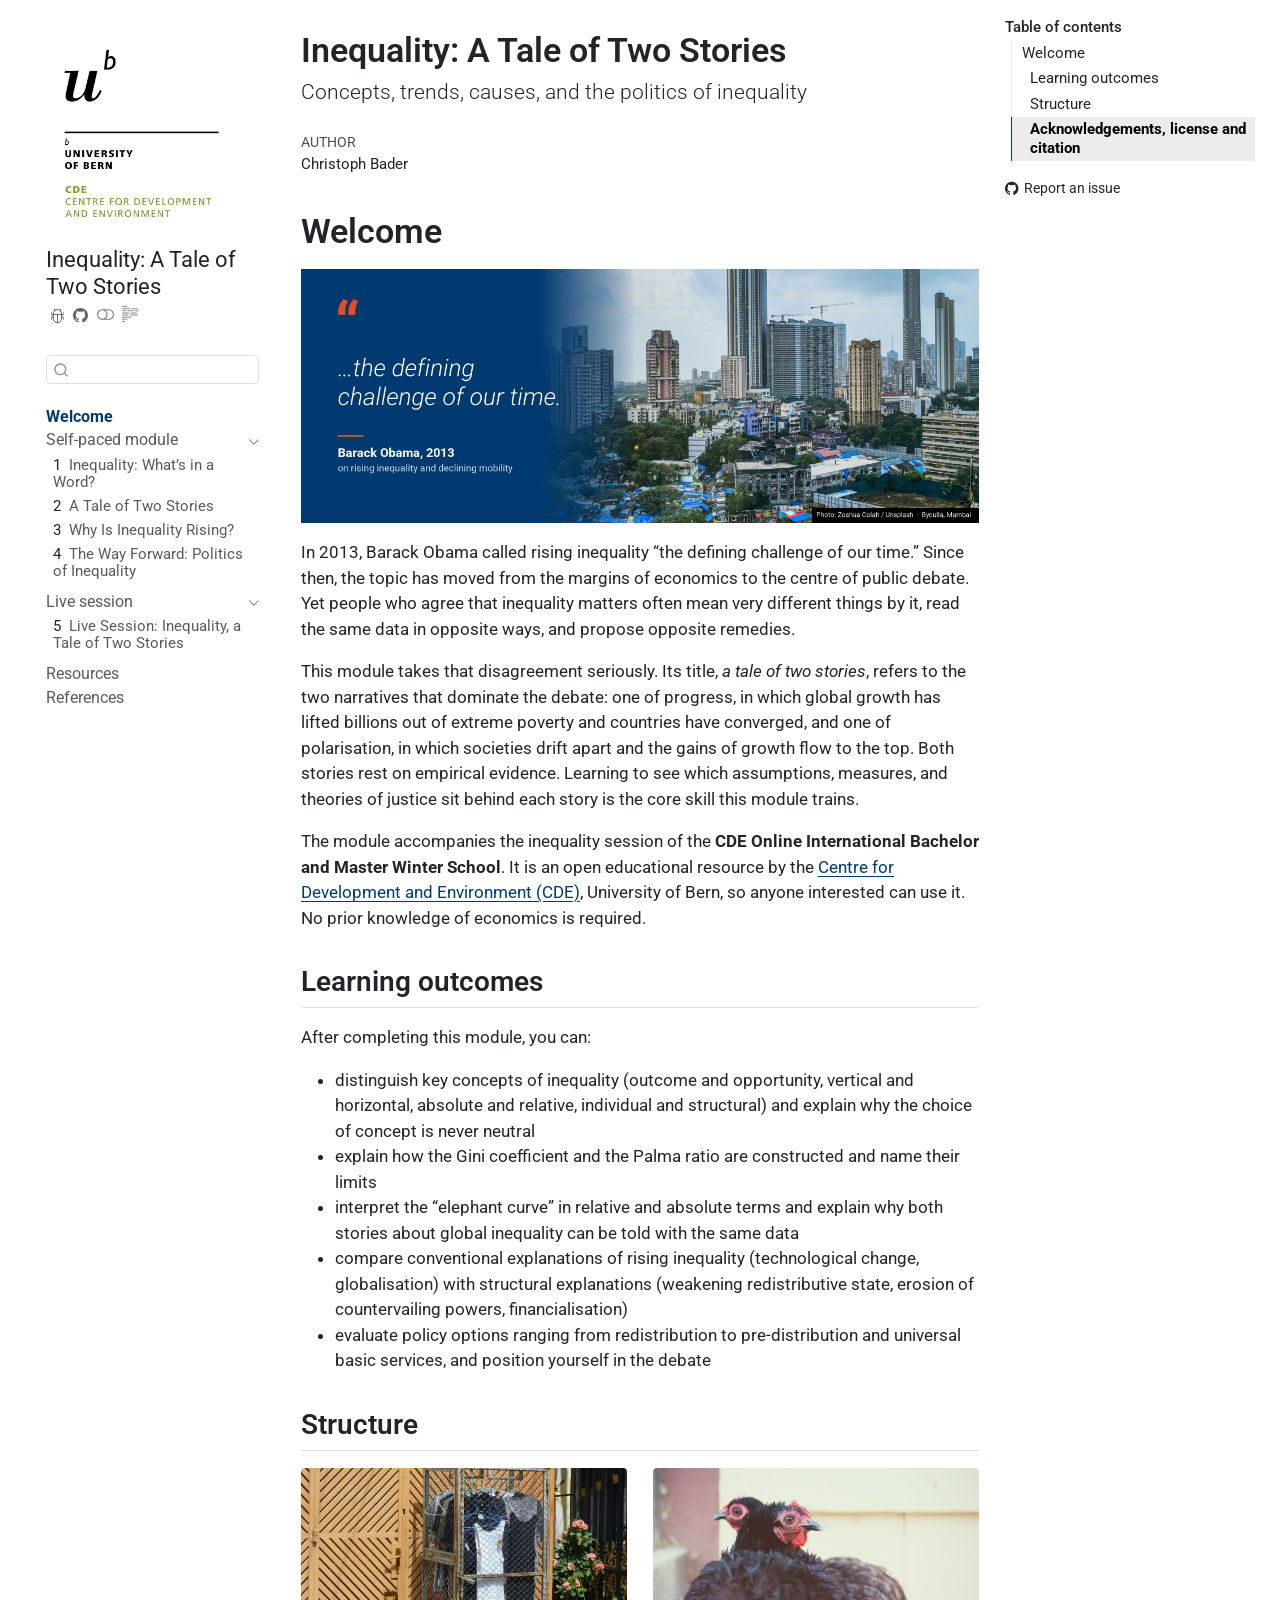
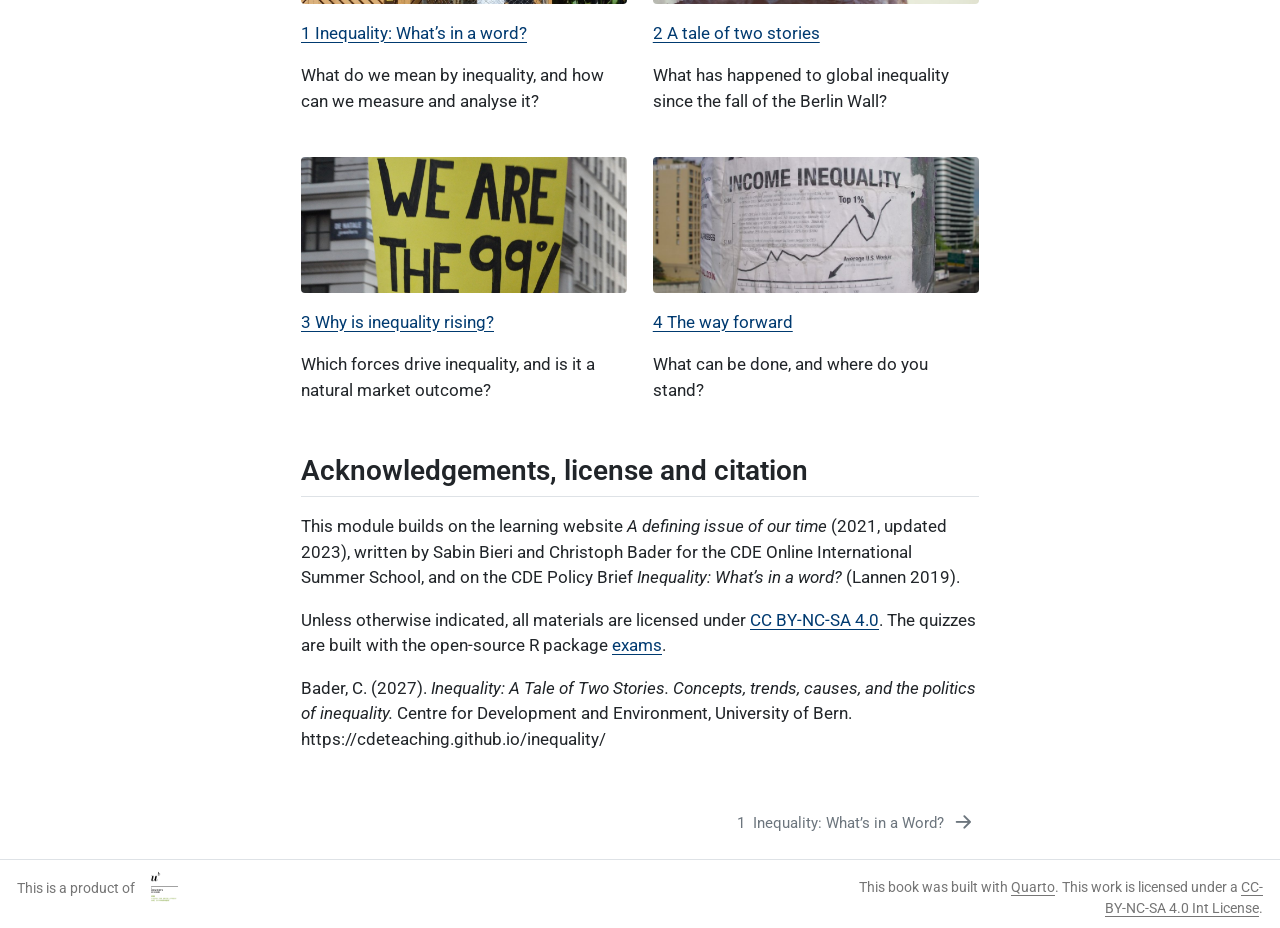
<file: docs/index.html>
<!DOCTYPE html>
<html xmlns="http://www.w3.org/1999/xhtml" lang="en" xml:lang="en"><head>

<meta charset="utf-8">
<meta name="generator" content="quarto-1.10.18">

<meta name="viewport" content="width=device-width, initial-scale=1.0, user-scalable=yes">

<meta name="author" content="Christoph Bader">

<title>Inequality: A Tale of Two Stories</title>
<style>
/* Default styles provided by pandoc.
** See https://pandoc.org/MANUAL.html#variables-for-html for config info.
*/
span.smallcaps{font-variant: small-caps;}
div.columns{display: flex; gap: 1.5em;}
div.column{flex: auto;}
@media screen {
div.columns{gap: min(4vw, 1.5em);}
div.column{overflow-x: auto;}
}
div.hanging-indent{margin-left: 1.5em; text-indent: -1.5em;}
ul.task-list{list-style: none;}
ul.task-list li input[type="checkbox"] {
  width: 0.8em;
  margin: 0 0.8em 0.2em -1em; /* quarto-specific, see https://github.com/quarto-dev/quarto-cli/issues/4556 */ 
  vertical-align: middle;
}
</style>


<script src="site_libs/quarto-nav/quarto-nav.js"></script>
<script src="site_libs/quarto-nav/headroom.min.js"></script>
<script src="site_libs/clipboard/clipboard.min.js"></script>
<script src="site_libs/quarto-search/autocomplete.umd.js"></script>
<script src="site_libs/quarto-search/fuse.min.js"></script>
<script src="site_libs/quarto-search/quarto-search.js"></script>
<meta name="quarto:offset" content="./">
<link href="./01_whats-in-a-word/1_chapter.html" rel="next">
<link href="./images/cdelogo_e.png" rel="icon" type="image/png">
<script src="site_libs/quarto-html/quarto.js" type="module"></script>
<script src="site_libs/quarto-html/tabsets/tabsets.js" type="module"></script>
<script src="site_libs/quarto-html/popper.min.js"></script>
<script src="site_libs/quarto-html/tippy.umd.min.js"></script>
<script src="site_libs/quarto-html/anchor.min.js"></script>
<link href="site_libs/quarto-html/tippy.css" rel="stylesheet">
<link href="site_libs/quarto-html/quarto-syntax-highlighting-64a204ab8560d761af7679ceaba22944.css" rel="stylesheet" class="quarto-color-scheme" id="quarto-text-highlighting-styles">
<link href="site_libs/quarto-html/quarto-syntax-highlighting-dark-b85bc7c33db8c58e0ec93c3465666fed.css" rel="stylesheet" class="quarto-color-scheme quarto-color-alternate" id="quarto-text-highlighting-styles">
<link href="site_libs/quarto-html/quarto-syntax-highlighting-64a204ab8560d761af7679ceaba22944.css" rel="stylesheet" class="quarto-color-scheme-extra" id="quarto-text-highlighting-styles">
<script src="site_libs/bootstrap/bootstrap.min.js"></script>
<link href="site_libs/bootstrap/bootstrap-icons.css" rel="stylesheet">
<link href="site_libs/bootstrap/bootstrap-6615afe55493702f5cd21ee97243c9b5.min.css" rel="stylesheet" append-hash="true" class="quarto-color-scheme" id="quarto-bootstrap" data-mode="light">
<link href="site_libs/bootstrap/bootstrap-dark-7a71dccf7913d4dcf1cbe071b9ef3f19.min.css" rel="stylesheet" append-hash="true" class="quarto-color-scheme quarto-color-alternate" id="quarto-bootstrap" data-mode="dark">
<link href="site_libs/bootstrap/bootstrap-6615afe55493702f5cd21ee97243c9b5.min.css" rel="stylesheet" append-hash="true" class="quarto-color-scheme-extra" id="quarto-bootstrap" data-mode="light">
<script id="quarto-search-options" type="application/json">{
  "location": "sidebar",
  "copy-button": false,
  "collapse-after": 3,
  "panel-placement": "start",
  "type": "textbox",
  "limit": 50,
  "keyboard-shortcut": [
    "f",
    "/",
    "s"
  ],
  "show-item-context": false,
  "language": {
    "search-no-results-text": "No results",
    "search-matching-documents-text": "matching documents",
    "search-copy-link-title": "Copy link to search",
    "search-hide-matches-text": "Hide additional matches",
    "search-more-match-text": "more match in this document",
    "search-more-matches-text": "more matches in this document",
    "search-clear-button-title": "Clear",
    "search-text-placeholder": "",
    "search-detached-cancel-button-title": "Cancel",
    "search-submit-button-title": "Submit",
    "search-label": "Search"
  }
}</script>
<link rel="preconnect" href="https://fonts.googleapis.com">
<link rel="preconnect" href="https://fonts.gstatic.com" crossorigin="">
<link href="https://fonts.googleapis.com/css2?family=Roboto:ital,wght@0,400;0,700;1,400;1,700&amp;family=Fira+Code:wght@400;500&amp;display=swap" rel="stylesheet">


<link rel="stylesheet" href="webex.css">
</head>

<body class="nav-sidebar floating quarto-light"><script id="quarto-html-before-body" type="application/javascript">
    const toggleBodyColorMode = (bsSheetEl) => {
      const mode = bsSheetEl.getAttribute("data-mode");
      const bodyEl = window.document.querySelector("body");
      if (mode === "dark") {
        bodyEl.classList.add("quarto-dark");
        bodyEl.classList.remove("quarto-light");
      } else {
        bodyEl.classList.add("quarto-light");
        bodyEl.classList.remove("quarto-dark");
      }
    }
    const toggleBodyColorPrimary = () => {
      const bsSheetEl = window.document.querySelector("link#quarto-bootstrap:not([rel=disabled-stylesheet])");
      if (bsSheetEl) {
        toggleBodyColorMode(bsSheetEl);
      }
    }
    const setColorSchemeToggle = (alternate) => {
      const toggles = window.document.querySelectorAll('.quarto-color-scheme-toggle');
      for (let i=0; i < toggles.length; i++) {
        const toggle = toggles[i];
        if (toggle) {
          if (alternate) {
            toggle.classList.add("alternate");
          } else {
            toggle.classList.remove("alternate");
          }
        }
      }
    };
    const toggleColorMode = (alternate) => {
      // Switch the stylesheets
      const primaryStylesheets = window.document.querySelectorAll('link.quarto-color-scheme:not(.quarto-color-alternate)');
      const alternateStylesheets = window.document.querySelectorAll('link.quarto-color-scheme.quarto-color-alternate');
      manageTransitions('#quarto-margin-sidebar .nav-link', false);
      if (alternate) {
        // note: dark is layered on light, we don't disable primary!
        enableStylesheet(alternateStylesheets);
        for (const sheetNode of alternateStylesheets) {
          if (sheetNode.id === "quarto-bootstrap") {
            toggleBodyColorMode(sheetNode);
          }
        }
      } else {
        disableStylesheet(alternateStylesheets);
        enableStylesheet(primaryStylesheets)
        toggleBodyColorPrimary();
      }
      manageTransitions('#quarto-margin-sidebar .nav-link', true);
      // Switch the toggles
      setColorSchemeToggle(alternate)
      // Hack to workaround the fact that safari doesn't
      // properly recolor the scrollbar when toggling (#1455)
      if (navigator.userAgent.indexOf('Safari') > 0 && navigator.userAgent.indexOf('Chrome') == -1) {
        manageTransitions("body", false);
        window.scrollTo(0, 1);
        setTimeout(() => {
          window.scrollTo(0, 0);
          manageTransitions("body", true);
        }, 40);
      }
    }
    const disableStylesheet = (stylesheets) => {
      for (let i=0; i < stylesheets.length; i++) {
        const stylesheet = stylesheets[i];
        stylesheet.rel = 'disabled-stylesheet';
      }
    }
    const enableStylesheet = (stylesheets) => {
      for (let i=0; i < stylesheets.length; i++) {
        const stylesheet = stylesheets[i];
        if(stylesheet.rel !== 'stylesheet') { // for Chrome, which will still FOUC without this check
          stylesheet.rel = 'stylesheet';
        }
      }
    }
    const manageTransitions = (selector, allowTransitions) => {
      const els = window.document.querySelectorAll(selector);
      for (let i=0; i < els.length; i++) {
        const el = els[i];
        if (allowTransitions) {
          el.classList.remove('notransition');
        } else {
          el.classList.add('notransition');
        }
      }
    }
    const isFileUrl = () => {
      return window.location.protocol === 'file:';
    }
    const hasAlternateSentinel = () => {
      let styleSentinel = getColorSchemeSentinel();
      if (styleSentinel !== null) {
        return styleSentinel === "alternate";
      } else {
        return false;
      }
    }
    const setStyleSentinel = (alternate) => {
      const value = alternate ? "alternate" : "default";
      if (!isFileUrl()) {
        window.localStorage.setItem("quarto-color-scheme", value);
      } else {
        localAlternateSentinel = value;
      }
    }
    const getColorSchemeSentinel = () => {
      if (!isFileUrl()) {
        const storageValue = window.localStorage.getItem("quarto-color-scheme");
        return storageValue != null ? storageValue : localAlternateSentinel;
      } else {
        return localAlternateSentinel;
      }
    }
    const toggleGiscusIfUsed = (isAlternate, darkModeDefault) => {
      const baseTheme = document.querySelector('#giscus-base-theme')?.value ?? 'light';
      const alternateTheme = document.querySelector('#giscus-alt-theme')?.value ?? 'dark';
      let newTheme = '';
      if(authorPrefersDark) {
        newTheme = isAlternate ? baseTheme : alternateTheme;
      } else {
        newTheme = isAlternate ? alternateTheme : baseTheme;
      }
      const changeGiscusTheme = () => {
        // From: https://github.com/giscus/giscus/issues/336
        const sendMessage = (message) => {
          const iframe = document.querySelector('iframe.giscus-frame');
          if (!iframe) return;
          iframe.contentWindow.postMessage({ giscus: message }, 'https://giscus.app');
        }
        sendMessage({
          setConfig: {
            theme: newTheme
          }
        });
      }
      const isGiscussLoaded = window.document.querySelector('iframe.giscus-frame') !== null;
      if (isGiscussLoaded) {
        changeGiscusTheme();
      }
    };
    const authorPrefersDark = false;
    const darkModeDefault = authorPrefersDark;
      document.querySelector('link#quarto-text-highlighting-styles.quarto-color-scheme-extra').rel = 'disabled-stylesheet';
      document.querySelector('link#quarto-bootstrap.quarto-color-scheme-extra').rel = 'disabled-stylesheet';
    let localAlternateSentinel = darkModeDefault ? 'alternate' : 'default';
    // Dark / light mode switch
    window.quartoToggleColorScheme = () => {
      // Read the current dark / light value
      let toAlternate = !hasAlternateSentinel();
      toggleColorMode(toAlternate);
      setStyleSentinel(toAlternate);
      toggleGiscusIfUsed(toAlternate, darkModeDefault);
      window.dispatchEvent(new Event('resize'));
    };
    // Switch to dark mode if need be
    if (hasAlternateSentinel()) {
      toggleColorMode(true);
    } else {
      toggleColorMode(false);
    }
  </script>

<div id="quarto-search-results"></div>
  <header id="quarto-header" class="headroom fixed-top">
  <nav class="quarto-secondary-nav">
    <div class="container-fluid d-flex">
      <button type="button" class="quarto-btn-toggle btn" data-bs-toggle="collapse" role="button" data-bs-target=".quarto-sidebar-collapse-item" aria-controls="quarto-sidebar" aria-expanded="false" aria-label="Toggle sidebar navigation" onclick="if (window.quartoToggleHeadroom) { window.quartoToggleHeadroom(); }">
        <i class="bi bi-layout-text-sidebar-reverse"></i>
      </button>
        <nav class="quarto-page-breadcrumbs" aria-label="breadcrumb"><ol class="breadcrumb"><li class="breadcrumb-item"><a href="./index.html">Welcome</a></li></ol></nav>
        <a class="flex-grow-1" role="navigation" data-bs-toggle="collapse" data-bs-target=".quarto-sidebar-collapse-item" aria-controls="quarto-sidebar" aria-expanded="false" aria-label="Toggle sidebar navigation" onclick="if (window.quartoToggleHeadroom) { window.quartoToggleHeadroom(); }">      
        </a>
      <button type="button" class="btn quarto-search-button" aria-label="Search" onclick="window.quartoOpenSearch();">
        <i class="bi bi-search"></i>
      </button>
    </div>
  </nav>
</header>
<!-- content -->
<div id="quarto-content" class="quarto-container page-columns page-rows-contents page-layout-article">
<!-- sidebar -->
  <nav id="quarto-sidebar" class="sidebar collapse collapse-horizontal quarto-sidebar-collapse-item sidebar-navigation floating overflow-auto">
    <div class="pt-lg-2 mt-2 text-left sidebar-header sidebar-header-stacked">
      <a href="./index.html" class="sidebar-logo-link">
      <img src="./images/cdelogo_e.png" alt="" class="sidebar-logo light-content py-0 d-lg-inline d-none">
      <img src="./images/cdelogo_e.png" alt="" class="sidebar-logo dark-content py-0 d-lg-inline d-none">
      </a>
    <div class="sidebar-title mb-0 py-0">
      <a href="./">Inequality: A Tale of Two Stories</a> 
        <div class="sidebar-tools-main tools-wide">
    <a href="https://github.com/CDEteaching/inequality/issues/new" title="Report issue" class="quarto-navigation-tool px-1" aria-label="Report issue"><i class="bi bi-bug"></i></a>
    <a href="https://github.com/CDEteaching/inequality" title="Source Code" class="quarto-navigation-tool px-1" aria-label="Source Code"><i class="bi bi-github"></i></a>
  <a href="" class="quarto-color-scheme-toggle quarto-navigation-tool  px-1" onclick="window.quartoToggleColorScheme(); return false;" title="Toggle dark mode"><i class="bi"></i></a>
  <a href="" class="quarto-reader-toggle quarto-navigation-tool px-1" onclick="window.quartoToggleReader(); return false;" title="Toggle reader mode">
  <div class="quarto-reader-toggle-btn">
  <i class="bi"></i>
  </div>
</a>
</div>
    </div>
      </div>
        <div class="mt-2 flex-shrink-0 align-items-center">
        <div class="sidebar-search">
        <div id="quarto-search" class="" title="Search"></div>
        </div>
        </div>
    <div class="sidebar-menu-container"> 
    <ul class="list-unstyled mt-1">
        <li class="sidebar-item">
  <div class="sidebar-item-container"> 
  <a href="./index.html" class="sidebar-item-text sidebar-link active">
 <span class="menu-text">Welcome</span></a>
  </div>
</li>
        <li class="sidebar-item sidebar-item-section">
      <div class="sidebar-item-container"> 
            <a class="sidebar-item-text sidebar-link text-start" data-bs-toggle="collapse" data-bs-target="#quarto-sidebar-section-1" role="navigation" aria-expanded="true">
 <span class="menu-text">Self-paced module</span></a>
          <a class="sidebar-item-toggle text-start" data-bs-toggle="collapse" data-bs-target="#quarto-sidebar-section-1" role="navigation" aria-expanded="true" aria-label="Toggle section">
            <i class="bi bi-chevron-right ms-2"></i>
          </a> 
      </div>
      <ul id="quarto-sidebar-section-1" class="collapse list-unstyled sidebar-section depth1 show">  
          <li class="sidebar-item">
  <div class="sidebar-item-container"> 
  <a href="./01_whats-in-a-word/1_chapter.html" class="sidebar-item-text sidebar-link">
 <span class="menu-text"><span class="chapter-number">1</span>&nbsp; <span class="chapter-title">Inequality: What’s in a Word?</span></span></a>
  </div>
</li>
          <li class="sidebar-item">
  <div class="sidebar-item-container"> 
  <a href="./02_tale-of-two-stories/2_chapter.html" class="sidebar-item-text sidebar-link">
 <span class="menu-text"><span class="chapter-number">2</span>&nbsp; <span class="chapter-title">A Tale of Two Stories</span></span></a>
  </div>
</li>
          <li class="sidebar-item">
  <div class="sidebar-item-container"> 
  <a href="./03_why-rising/3_chapter.html" class="sidebar-item-text sidebar-link">
 <span class="menu-text"><span class="chapter-number">3</span>&nbsp; <span class="chapter-title">Why Is Inequality Rising?</span></span></a>
  </div>
</li>
          <li class="sidebar-item">
  <div class="sidebar-item-container"> 
  <a href="./04_way-forward/4_chapter.html" class="sidebar-item-text sidebar-link">
 <span class="menu-text"><span class="chapter-number">4</span>&nbsp; <span class="chapter-title">The Way Forward: Politics of Inequality</span></span></a>
  </div>
</li>
      </ul>
  </li>
        <li class="sidebar-item sidebar-item-section">
      <div class="sidebar-item-container"> 
            <a class="sidebar-item-text sidebar-link text-start" data-bs-toggle="collapse" data-bs-target="#quarto-sidebar-section-2" role="navigation" aria-expanded="true">
 <span class="menu-text">Live session</span></a>
          <a class="sidebar-item-toggle text-start" data-bs-toggle="collapse" data-bs-target="#quarto-sidebar-section-2" role="navigation" aria-expanded="true" aria-label="Toggle section">
            <i class="bi bi-chevron-right ms-2"></i>
          </a> 
      </div>
      <ul id="quarto-sidebar-section-2" class="collapse list-unstyled sidebar-section depth1 show">  
          <li class="sidebar-item">
  <div class="sidebar-item-container"> 
  <a href="./winter-school/session.html" class="sidebar-item-text sidebar-link">
 <span class="menu-text"><span class="chapter-number">5</span>&nbsp; <span class="chapter-title">Live Session: Inequality, a Tale of Two Stories</span></span></a>
  </div>
</li>
      </ul>
  </li>
        <li class="sidebar-item">
  <div class="sidebar-item-container"> 
  <a href="./resources.html" class="sidebar-item-text sidebar-link">
 <span class="menu-text">Resources</span></a>
  </div>
</li>
        <li class="sidebar-item">
  <div class="sidebar-item-container"> 
  <a href="./references.html" class="sidebar-item-text sidebar-link">
 <span class="menu-text">References</span></a>
  </div>
</li>
    </ul>
    </div>
</nav>
<div id="quarto-sidebar-glass" class="quarto-sidebar-collapse-item" data-bs-toggle="collapse" data-bs-target=".quarto-sidebar-collapse-item"></div>
<!-- margin-sidebar -->
    <div id="quarto-margin-sidebar" class="sidebar margin-sidebar">
        <nav id="TOC" role="doc-toc" class="toc-active">
    <h2 id="toc-title">Table of contents</h2>
   
  <ul>
  <li><a href="#welcome" id="toc-welcome" class="nav-link active" data-scroll-target="#welcome">Welcome</a>
  <ul class="collapse">
  <li><a href="#learning-outcomes" id="toc-learning-outcomes" class="nav-link" data-scroll-target="#learning-outcomes">Learning outcomes</a></li>
  <li><a href="#structure" id="toc-structure" class="nav-link" data-scroll-target="#structure">Structure</a></li>
  <li><a href="#acknowledgements-license-and-citation" id="toc-acknowledgements-license-and-citation" class="nav-link" data-scroll-target="#acknowledgements-license-and-citation">Acknowledgements, license and citation</a></li>
  </ul></li>
  </ul>
<div class="toc-actions"><ul><li><a href="https://github.com/CDEteaching/inequality/issues/new" class="toc-action"><i class="bi bi-github"></i>Report an issue</a></li></ul></div></nav>
    </div>
<!-- main -->
<main class="content" id="quarto-document-content">


<header id="title-block-header" class="quarto-title-block default">
<div class="quarto-title">
<h1 class="title">Inequality: A Tale of Two Stories</h1>
<p class="subtitle lead">Concepts, trends, causes, and the politics of inequality</p>
</div>



<div class="quarto-title-meta">

    <div>
    <div class="quarto-title-meta-heading">Author</div>
    <div class="quarto-title-meta-contents">
             <p>Christoph Bader </p>
          </div>
  </div>
    
  
    
  </div>
  


</header>


<section id="welcome" class="level1 unnumbered">
<h1 class="unnumbered">Welcome</h1>
<p><img src="images/banner.jpg" class="img-fluid" style="width:100.0%" alt="Quote by Barack Obama (2013): '...the defining challenge of our time.' Next to it, a photo of Byculla, Mumbai, where high-rise towers stand above informal settlements with blue tarpaulin roofs."></p>
<p>In 2013, Barack Obama called rising inequality “the defining challenge of our time.” Since then, the topic has moved from the margins of economics to the centre of public debate. Yet people who agree that inequality matters often mean very different things by it, read the same data in opposite ways, and propose opposite remedies.</p>
<p>This module takes that disagreement seriously. Its title, <em>a tale of two stories</em>, refers to the two narratives that dominate the debate: one of progress, in which global growth has lifted billions out of extreme poverty and countries have converged, and one of polarisation, in which societies drift apart and the gains of growth flow to the top. Both stories rest on empirical evidence. Learning to see which assumptions, measures, and theories of justice sit behind each story is the core skill this module trains.</p>
<p>The module accompanies the inequality session of the <strong>CDE Online International Bachelor and Master Winter School</strong>. It is an open educational resource by the <a href="https://www.cde.unibe.ch/">Centre for Development and Environment (CDE)</a>, University of Bern, so anyone interested can use it. No prior knowledge of economics is required.</p>
<section id="learning-outcomes" class="level2">
<h2 class="anchored" data-anchor-id="learning-outcomes">Learning outcomes</h2>
<p>After completing this module, you can:</p>
<ul>
<li>distinguish key concepts of inequality (outcome and opportunity, vertical and horizontal, absolute and relative, individual and structural) and explain why the choice of concept is never neutral</li>
<li>explain how the Gini coefficient and the Palma ratio are constructed and name their limits</li>
<li>interpret the “elephant curve” in relative and absolute terms and explain why both stories about global inequality can be told with the same data</li>
<li>compare conventional explanations of rising inequality (technological change, globalisation) with structural explanations (weakening redistributive state, erosion of countervailing powers, financialisation)</li>
<li>evaluate policy options ranging from redistribution to pre-distribution and universal basic services, and position yourself in the debate</li>
</ul>
</section>
<section id="structure" class="level2">
<h2 class="anchored" data-anchor-id="structure">Structure</h2>
<div class="grid chapter-cards">
<div class="g-col-12 g-col-md-6">
<p><a href="./01_whats-in-a-word/1_chapter.html"><img src="01_whats-in-a-word/images/header.jpg" class="no-lightbox img-fluid" alt=""></a></p>
<p><strong><a href="./01_whats-in-a-word/1_chapter.html">1 Inequality: What’s in a word?</a></strong></p>
<p>What do we mean by inequality, and how can we measure and analyse it?</p>
</div>
<div class="g-col-12 g-col-md-6">
<p><a href="./02_tale-of-two-stories/2_chapter.html"><img src="02_tale-of-two-stories/images/header.jpg" class="no-lightbox img-fluid" alt=""></a></p>
<p><strong><a href="./02_tale-of-two-stories/2_chapter.html">2 A tale of two stories</a></strong></p>
<p>What has happened to global inequality since the fall of the Berlin Wall?</p>
</div>
<div class="g-col-12 g-col-md-6">
<p><a href="./03_why-rising/3_chapter.html"><img src="03_why-rising/images/header.jpg" class="no-lightbox img-fluid" alt=""></a></p>
<p><strong><a href="./03_why-rising/3_chapter.html">3 Why is inequality rising?</a></strong></p>
<p>Which forces drive inequality, and is it a natural market outcome?</p>
</div>
<div class="g-col-12 g-col-md-6">
<p><a href="./04_way-forward/4_chapter.html"><img src="04_way-forward/images/header.jpg" class="no-lightbox img-fluid" alt=""></a></p>
<p><strong><a href="./04_way-forward/4_chapter.html">4 The way forward</a></strong></p>
<p>What can be done, and where do you stand?</p>
</div>
</div>
</section>
<section id="acknowledgements-license-and-citation" class="level2">
<h2 class="anchored" data-anchor-id="acknowledgements-license-and-citation">Acknowledgements, license and citation</h2>
<p>This module builds on the learning website <em>A defining issue of our time</em> (2021, updated 2023), written by Sabin Bieri and Christoph Bader for the CDE Online International Summer School, and on the CDE Policy Brief <em>Inequality: What’s in a word?</em> (Lannen 2019).</p>
<p>Unless otherwise indicated, all materials are licensed under <a href="https://creativecommons.org/licenses/by-nc-sa/4.0/">CC BY-NC-SA 4.0</a>. The quizzes are built with the open-source R package <a href="https://www.r-exams.org/">exams</a>.</p>
<p>Bader, C. (2027). <em>Inequality: A Tale of Two Stories. Concepts, trends, causes, and the politics of inequality.</em> Centre for Development and Environment, University of Bern. https://cdeteaching.github.io/inequality/</p>


</section>
</section>

</main> <!-- /main -->
<script>



/* definition of content for the buttons */

const webex_buttons = {check_hidden:          "<b>&check;</b>",

                       check_hidden_alt:      "Check answer",

                       check_shown:           "<b>&lsh;</b>",

                       check_shown_alt:       "Hide check",

                       check_of_total:        "/",

                       solution:              "<b>&quest;</b>",

                       solution_alt:          "Correct solution",

                       question_next:         "<b>&#8634;</b>",

                       question_next_alt:     "Next question",

                       question_previous:     "",

                       question_previous_alt: ""}





/* update total correct if #webex-total_correct exists */

update_total_correct = function() {

  console.log("webex: update total_correct");



  document.querySelectorAll(".webex-total_correct").forEach(total => {

    p = total.closest(".webex-box");

    var correct = p.getElementsByClassName("webex-correct").length;

    var solvemes = p.getElementsByClassName("webex-solveme").length;

    var radiogroups = p.getElementsByClassName("webex-radiogroup").length;

    var selects = p.getElementsByClassName("webex-select").length;

    /* no specific class on input node, thus searching via query selector */

    var checkboxgroups = p.querySelectorAll("div[class=webex-checkboxgroup] input[type=checkbox]").length



    /* show number of correct / total number of answers */

    total.innerHTML = correct + "&nbsp;" + webex_buttons.check_of_total + "&nbsp;" + (solvemes + radiogroups + checkboxgroups + selects);

  });

}



/* check answers */

check_func = function() {

  console.log("webex: check answer");



  //var cl = elem.parentElement.classList;

  var cl = this.closest(".webex-box").classList;

  if (cl.contains("unchecked")) {

    cl.remove("unchecked");

    this.innerHTML = webex_buttons.check_shown; //"Hide check";

    if (webex_buttons.check_shown_alt.length > 0) this.setAttribute("title", webex_buttons.check_shown_alt);

  } else {

    cl.add("unchecked");

    this.innerHTML = webex_buttons.check_hidden; //"Check answer";

    if (webex_buttons.check_hidden_alt.length > 0) this.setAttribute("title", webex_buttons.check_hidden_alt);

  }

}



/* helper functions for checking the webex ID */

const id_checker = {"fmt": new RegExp("[g-zG-Z]"),

                    "load": function(e) { return e.getAttribute("id").match("(?<=(-)).*$")[0]; },

                    "eval": new TextEncoder(),

                    "dval": new TextDecoder()}



/* Show/hide correct solution */

solution_func = function() {

  console.log("webex: show/hide solution");



  var div = this.closest(".webex-question").querySelector(".webex-solution");

  var cl = div.classList;



  if (cl.contains("visible")) {

    cl.remove("visible");

  } else {

    cl.add("visible");

  }

}



/* function to check if the real answer is numeric */

convert_to_numeric = function(x) {

  if (typeof x == "string") {

    /* do nothing */

  } else if (x.length == 1) {

    /* take first element */

    x = x[0]

  } else {

    return NaN;

  }



  /* remove spaces for easier parsing */

  x = x.replace(/\s/g, "");



  /* Define patterns for different formats, note that spaces have been removed above */

  const patterns = [

    {regex: /^[+-]?\d+(\.\d{3})*,\d+$/, decimal: ",", thousand: "." },  // Format: "1.100.100.100,3"

    {regex: /^[+-]?\d+(,\d{3})*\.\d+$/, decimal: ".", thousand: "," },  // Format: "1,100,100,100.3"

    {regex: /^[+-]?\d+(\.|\.\d+)?$/, decimal: "." },                    // Format: "1100100100.5" or "1100100100."

    {regex: /^[+-]?\d+(,|,\d+)$/, decimal: "," }                        // Format: "1100100100,5" or "1100100100,"

  ];





  /* testing all regular expressions, convert to float if possible */

  for (const { regex, decimal, thousand } of patterns) {

    if (regex.test(x)) {

      let numeric = x;

      if (thousand) numeric = numeric.replace(new RegExp(`\\${thousand}`, "g"), "");

      numeric = numeric.replace(decimal, ".");

      return parseFloat(numeric);

    }

  }



  /* input of length 1 but none of the known formats, return NaN */

  return NaN;

}



/* Checking webex ID, returns formalsol */

check_id = function(e) {

  /* loading webex ID */

  var id = id_checker["load"](e);



  /* extracting answer */

  let answer = e.dataset.answer;



  /* checking unique id, prepare and return array */

  if (!id_checker["fmt"].test(id)) {

    const a = id_checker["eval"].encode(atob(answer));

    const b = id_checker["eval"].encode(id);

    const res = a.map((byte, index) => byte^b[index % b.length]);

    answer = id_checker["dval"].decode(res);

    /* Replacing &amp; with ' before parsing */

    answer = answer.replaceAll("&apos;", "'");

  }



  return JSON.parse(answer);

}



/* function for checking solveme answers */

solveme_func = function(e) {

  /* avoid that keyup and keychange twice execute this function within nms = 10

   * ms, clearing inputTimer and add timeout */

  console.log("webex: check solveme");



  /* float, precision for checking numeric answers */

  const eps = 0.00000000000001;



  /* get last checked user answer */

  const question = this.closest(".webex-question")



  /* extracting classes */

  var cl = this.classList;

  var my_answer = this.value;



  /* extracting classes */

  var cl = this.classList;



  /* empty answer? Job done */

  if (my_answer == "") {

    cl.remove("webex-correct");

    cl.remove("webex-incorrect");

    return false;

  }



  /* Find closest (parent) webex-question */

  let formalsols = check_id(this)



  /* by default we assume the users' answer is incorrect */

  var user_answer_correct = false;



  /* check if the correct answer is numeric, i.e. if 

   * formalsols is of length 1 containing one single numeric

   * value in a known format, else, NaN is returned */

  const num_formalsol = convert_to_numeric(formalsols);

  const num_my_answer = convert_to_numeric(my_answer);



  /* if the correct answer is numeric (float), the user's answer

   * must also be numeric. If not, it is wrong. Else we can

   * compare floating point numbers */

  if (!isNaN(num_formalsol) && !isNaN(num_my_answer)) {

    /* check if the real answer and the user input are numerically the same;

     * adding 'delta' to avoid precision issues */

    var diff = Math.abs(num_formalsol - num_my_answer);

    if (diff < parseFloat(this.dataset.tol) + eps) { user_answer_correct = true; }



  /* if the question contains regex, a regular expression is used

   * to evaluate the users answer. Allows for multiple regular expressions */

  } else if (cl.contains("regex")) {

    for (let i = 0; i < formalsols.length; i++) {

        let regex = new RegExp(formalsols[i], cl.contains("ignorecase") ? "i" : "");

        if (regex.test(my_answer)) { user_answer_correct = true; break; }

    }



  /* else we evaluate on 'string level', considering the creators preferences

   * regarding set options */

  } else {

    /* modify/prepare answer */

    if (cl.contains("ignorecase")) { my_answer = my_answer.toLowerCase(); }

    if (cl.contains("nospaces"))   { my_answer = my_answer.replace(/ /g, ""); }



    /* if the real answer includes user input - correct */

    if (formalsols.includes(my_answer)) {

      user_answer_correct = true;

  

      // added regex bit

      if (cl.contains("regex")) {

        answer_regex = RegExp(formalsols.join("|"))

        if (answer_regex.test(my_answer)) {

          cl.add("webex-correct");

        }

      }

    }

  }



  if (user_answer_correct) {

      cl.add("webex-correct");

      cl.remove("webex-incorrect");

  } else {

      cl.add("webex-incorrect");

      cl.remove("webex-correct");

  }



  update_total_correct();



}



/* function for checking select answers */

select_func = function(e) {

  console.log("webex: check select");



  var options   = [];

  Array.from(this.querySelectorAll("option")).forEach((option, index) => {

    if (!option.hasAttribute("value") || !option.getAttribute("value") === "blank") {

      options.push(option);

    }

  });



  /* get selected option */

  function get_selected(options) { return options.findIndex(option => option.selected); }

  var option_index = get_selected(options)



  /* loading webex ID */

  var formalsol = check_id(this)



  /* add class for current selection */

  this.classList.remove("webex-incorrect");

  this.classList.remove("webex-correct");

  if (option_index >= 0) {

    this.classList.add(formalsol[option_index] === 1 ? "webex-correct" : "webex-incorrect");

  }



  update_total_correct();

}



/* function for checking radiogroups answers */

radiogroups_func = function(e) {

  console.log("webex: check radiogroups");



  /* get real answer (binary integer array) */

  var id = e.target.getAttribute("name");

  var group = document.querySelector(".webex-radiogroup[id='webex-" + id + "']");

  var formalsol = check_id(group)



  /* check which radiobuttion is selected (user answer) */

  function get_checked(radios) {

    return radios.findIndex(radios => radios.checked);

  }

  var radios = Array.from(group.querySelectorAll("input[type='radio']"))

  var radio_index = get_checked(radios);



  /* remove existing classes */

  radios.forEach(radio => {

    let cl = radio.closest("label").classList

    cl.remove("webex-incorrect");

    cl.remove("webex-correct");

  });



  /* add class for current selection */

  let cl = radios[radio_index].closest("label").classList

  if (formalsol[radio_index] === 1) {

      cl.add("webex-correct");

  } else {

      cl.add("webex-incorrect");

  }



  update_total_correct();

}





/* function for checking checkboxgroups answers */

checkboxgroups_func = function(e) {

  console.log("webex: check checkboxgroups");



  /* get real answer (binary integer array) */

  var group = document.querySelector(".webex-checkboxgroup[id='" + this.id + "']");

  var formalsol = check_id(group);



  /* check which checkbox is checked (user answer) */

  function get_checked(group) {

      const checkboxes = Array.from(group.querySelectorAll("input[type='checkbox']"));

      return checkboxes.reduce((indices, checkbox, index) => {

          if (checkbox.checked) indices.push(index);

          return indices;

      }, []);

  }

  var checks = Array.from(group.querySelectorAll("input[type='checkbox']"));

  var check_index = get_checked(group);



  checks.forEach((e, index) => {

    var label = e.parentNode;

    var ans = formalsol[index];

    if ((e.checked && ans === 1) || (!e.checked && ans === 0)) {

        label.setAttribute("class", "webex-correct")

    } else {

        label.setAttribute("class", "webex-incorrect")

    }

  });



  update_total_correct();

}



/* shuffling array (thanks to stack overflow)

 * If argument x is an integer we create an integer sequence

 * from 0, 1, ..., (x - 1) and return a shuffled version. If

 * the input is an array, we simply shuffle it */

shuffle_array = function(x) {

   if (Number.isInteger(x) && !isNaN(x)) {

     x = Array.from({length: x}, (v, i) => i);

   }

   let shuffled = x.map(value => ({ value, sort: Math.random() }))

        .sort((a, b) => a.sort - b.sort).map(({ value }) => value)

   return shuffled;

}



/* ---------------------------------------------------------

 * ---------------------------------------------------------

 * --------------------------------------------------------- */

window.onload = function() {

  //console.log("webex: onload");



  /* setting up buttons and actions to show/hide answers */

  document.querySelectorAll(".webex-check").forEach(section => {

    section.classList.add("unchecked");



    /* ul to take up the list items with buttons */

    let button_ul = document.createElement("ul");

    button_ul.setAttribute("class", "webex-button-list");

    section.appendChild(button_ul);



    /* button to _check_ if answers given are correct */

    let li_check = document.createElement("li");

    button_ul.appendChild(li_check); /* add list item to ul */

    let btn_check = document.createElement("button");

    btn_check.innerHTML = webex_buttons.check_hidden;  // "Check answer";

    btn_check.setAttribute("class", "webex-button webex-button-check");

    if (webex_buttons.check_hidden_alt.length > 0) btn_check.setAttribute("title", webex_buttons.check_hidden_alt);

    btn_check.onclick = check_func;

    li_check.appendChild(btn_check);



    /* span to show current number of points (when _check_ active) */

    let spn = document.createElement("span");

    spn.classList.add("webex-total_correct");

    li_check.appendChild(spn);



    /* button to show the _solution_ if there is one */

    var has_solution = section.parentNode.querySelectorAll(".webex-solution").length > 0;

    if (has_solution) {

      let li_solution = document.createElement("li");

      button_ul.appendChild(li_solution); /* add list item to ul */

      let btn_solution = document.createElement("button");

      btn_solution.innerHTML = webex_buttons.solution; // "Correct answer";

      btn_solution.setAttribute("class", "webex-button webex-button-solution");

      if (webex_buttons.solution_alt.length > 0) btn_solution.setAttribute("title", webex_buttons.solution_alt);

      btn_solution.onclick = solution_func;

      li_solution.appendChild(btn_solution);

    }



  });



  /* set up webex-solveme inputs */

  document.querySelectorAll(".webex-solveme").forEach(solveme => {

    solveme.setAttribute("autocomplete","off");

    solveme.setAttribute("autocorrect", "off");

    solveme.setAttribute("autocapitalize", "off");

    solveme.setAttribute("spellcheck", "false");

    solveme.value = "";



    /* adjust answer for 'no spaces' (ignore spaces) */

    if (solveme.classList.contains("nospaces")) {

      solveme.dataset.answer = solveme.dataset.answer.replace(/ /g, "");

    }



    /* attach checking function, triggered on key up, change, and when

     * elemnt is out of focus. Only evaluated once by tracking changes

     * via variable solveme_last_user_answer */

    solveme.addEventListener("keyup",  solveme_func);

    solveme.addEventListener("change", solveme_func);

    solveme.addEventListener("blur",   solveme_func);



    /* adding span to show correct/incorrect icon */

    solveme.insertAdjacentHTML("afterend", " <span class='webex-icon'></span>")

  });



  /* set up radiogroups (single choice questions with display = "buttons") */

  document.querySelectorAll(".webex-radiogroup").forEach(radiogroup => {

    radiogroup.onchange = radiogroups_func;

  });



  /* set up checkboxgroups (multiple choice questions with display = "buttons") */

  document.querySelectorAll(".webex-checkboxgroup").forEach(checkboxgroup => {

    checkboxgroup.onchange = checkboxgroups_func;

  });



  /* set up selects (dropdown menus) */

  document.querySelectorAll(".webex-select").forEach(select => {

    select.onchange = select_func;

    /* append webex-icon for correct/incorrect icons */

    var elem = document.createElement("span")

    elem.classList.add("webex-icon")

    select.parentNode.appendChild(elem)

  });



  /* change to next/previous question if multiple are available */

  function handleQuestionClick(group, questions, step) {

    return async function() {

      /* get question order as integer vector */

      let questionOrder = group.dataset.questionOrder.split(",").map(str => parseInt(str));



      /* current question/position */

      let currentPosition = parseInt(group.dataset.currentPosition);



      /* Hide the current question */

      questions.forEach(question => { question.classList.remove("active"); });



      /* Move to the next question index */

      currentPosition = (currentPosition + step) % questionOrder.length;

      if (currentPosition < 0) currentPosition = currentPosition + questionOrder.length



      /* Display the new question */

      questions[questionOrder[currentPosition]].classList.add("active");



      // Update the currentPosition data attribute on the group div

      group.dataset.currentPosition = currentPosition;

    };

  }



  document.querySelectorAll(".webex-group").forEach(group => {

    const questions = Array.from(group.querySelectorAll(".webex-question"));



    /* Create vector with question order. If the webex-group does

     * not have class '.noshuffle' we will randomly shuffle the order */

    let questionOrder = Array.from({length: questions.length}, (v, i) => i);

    if (!group.classList.contains("noshuffle")) {

      questionOrder = shuffle_array(questionOrder);

    }



    /* take start position (if set) or start at 0 */

    const currentPosition = parseInt(group.getAttribute("data-start-position")) || 0;



    /* show the default question for each group */

    questions[questionOrder[currentPosition]].classList.add("active");



    /* store random order of questions as well as current position */

    group.dataset.questionOrder   = questionOrder;

    group.dataset.currentPosition = currentPosition;



    /* find all webex-questions, search for .webex-button-list and

     * populate the list with necessary <li><button>...</button></li> elements */

    questions.forEach(question => {

        let button_ul = question.querySelector("ul.webex-button-list");



        let li_next = document.createElement("li");

        let nextButton = document.createElement("button");

        nextButton.setAttribute("class", "webex-button webex-button-next");

        if (webex_buttons.question_next_alt.length > 0) nextButton.setAttribute("title", webex_buttons.question_next_alt);

        nextButton.innerHTML = webex_buttons.question_next; // "Next question";

        nextButton.addEventListener("click", handleQuestionClick(group, questions, 1));

        li_next.appendChild(nextButton);



        let li_previous = document.createElement("li");

        let previousButton = document.createElement("button");

        previousButton.setAttribute("class", "webex-button webex-button-previous");

        if (webex_buttons.question_previous_alt.length > 0) previousButton.setAttribute("title", webex_buttons.question_previous_alt);

        previousButton.innerHTML = webex_buttons.question_previous; // "Previous question";

        previousButton.addEventListener("click", handleQuestionClick(group, questions, -1));

        li_previous.appendChild(previousButton);



        if (webex_buttons.question_previous.length > 0) button_ul.appendChild(li_previous);

        if (webex_buttons.question_next.length > 0) button_ul.appendChild(li_next);

    });

  });



  /* Development options */

  document.querySelectorAll(".webex-question.check").forEach(question => {

      question.querySelector(".webex-button-check").click()

  });

  document.querySelectorAll(".webex-question.solution").forEach(question => {

      let btn = question.querySelector(".webex-button-solution");

      if (btn !== null) { btn.click(); }

  });



  /* Pre-filling <input> fields */

  document.querySelectorAll(".webex-question.prefill").forEach(question => {

      question.querySelectorAll("input.webex-solveme").forEach(solveme => {

          let x = JSON.parse(solveme.dataset.answer);

          solveme.value = x[0];

          /* Trigger the on change event */

          solveme.dispatchEvent(new Event("change"));

      });



      /* Pre-filling radiogroups, that is for schoice questions */

      question.querySelectorAll(".webex-radiogroup").forEach(radiogroup => {

          let x = JSON.parse(radiogroup.dataset.answer);

          let idx = x.indexOf(1);

          let radios = radiogroup.querySelectorAll('input[type="radio"]');

          radios[idx].checked = true;

          /* Trigger the on change event */

          radios[idx].dispatchEvent(new Event("change", { bubbles: true }));

      });



      /* Pre-filling checkboxgroups, that is for schoice questions w/ dropdown menus */

      question.querySelectorAll(".webex-select").forEach(dropdown => {

          let x = JSON.parse(dropdown.dataset.answer);

          let idx = x.indexOf(1) + 1; /* +1 to skip the first blank option */

          let options = dropdown.querySelectorAll("option");

          options[idx].selected = true;

          /* Trigger the on change event */

          options[idx].dispatchEvent(new Event("change", { bubbles: true }));

      });



      /* Pre-filling checkboxgroups, that is for mchoice questions */

      question.querySelectorAll(".webex-checkboxgroup").forEach(radiogroup => {

          let x = JSON.parse(radiogroup.dataset.answer);

          let checkboxes = radiogroup.querySelectorAll('input[type="checkbox"]');

          for (let i = 0; i < checkboxes.length; i++) {

              checkboxes[i].checked = x[i];

          }

          /* Trigger the on change event */

          checkboxes[0].dispatchEvent(new Event("change", { bubbles: true }));

      });

  });



  /* Show set tolerance (devel option) */

  function calc_width(x, txt, offset = 20) {

      /* We do the following:

       * Create a new span, insert the value we need in the .tolerance

       * input node, and calculate its offsetWidth. Then remove it

       * again; this is just used to calculate the required width. */

      var cwtmp = document.createElement("span");

      x.appendChild(cwtmp);

      cwtmp.innerHTML = txt || "";

      var w = parseInt(cwtmp.getBoundingClientRect().width) + offset;

      cwtmp.remove();

      return w;

  }



  /* If tolerance should be shown (devel option) we calculate:

   * - the width required to properly display the solution

   * - the width required to properly display the tolerance

   * - add a new element to display the tolerance

   * - reduce the width of the solution input box. */

  document.querySelectorAll(".webex-question.tolerance").forEach(question => {

      question.querySelectorAll("input[data-tol]").forEach(elem => {

          var w = null;



          /* Add new element showing the tolerance */

          let tol = document.createElement("input");

          tol.type = "text"; // <inpyt type="text">

          tol.disabled = true; // Disable input element

          tol.classList.add("tolerance"); // Appending class

          tol.value = "Â± " + elem.getAttribute("data-tol");



          /* Add new node */

          elem.parentNode.insertBefore(tol, elem)



          var body     = document.querySelector("body");

          //tol.value = "Â± " + "0.0000007";

          //tol.value = "Â± " + "0.07";

          w    = calc_width(body, tol.value);

          wold = parseInt(elem.getBoundingClientRect().width);

          wmin = calc_width(body, elem.value);



          /* Calculate required width of the 'tolerance' node, and the

           * reduction of the original 'input' node */

          let wnew = Math.max(wmin, wold - w);

          tol.style.width  = w + "px";

          elem.style.width = wnew + "px";

      });

  });



  update_total_correct();

}



</script>
<script id="quarto-html-after-body" type="application/javascript">
  window.document.addEventListener("DOMContentLoaded", function (event) {
    // Ensure there is a toggle, if there isn't float one in the top right
    if (window.document.querySelector('.quarto-color-scheme-toggle') === null) {
      const a = window.document.createElement('a');
      a.classList.add('top-right');
      a.classList.add('quarto-color-scheme-toggle');
      a.href = "";
      a.onclick = function() { try { window.quartoToggleColorScheme(); } catch {} return false; };
      const i = window.document.createElement("i");
      i.classList.add('bi');
      a.appendChild(i);
      window.document.body.appendChild(a);
    }
    setColorSchemeToggle(hasAlternateSentinel())
    const icon = "";
    const anchorJS = new window.AnchorJS();
    anchorJS.options = {
      placement: 'right',
      icon: icon
    };
    anchorJS.add('.anchored');
    const isCodeAnnotation = (el) => {
      for (const clz of el.classList) {
        if (clz.startsWith('code-annotation-')) {                     
          return true;
        }
      }
      return false;
    }
    const onCopySuccess = function(e) {
      // button target
      const button = e.trigger;
      // don't keep focus
      button.blur();
      // flash "checked"
      button.classList.add('code-copy-button-checked');
      var currentTitle = button.getAttribute("title");
      button.setAttribute("title", "Copied!");
      let tooltip;
      if (window.bootstrap) {
        button.setAttribute("data-bs-toggle", "tooltip");
        button.setAttribute("data-bs-placement", "left");
        button.setAttribute("data-bs-title", "Copied!");
        tooltip = new bootstrap.Tooltip(button, 
          { trigger: "manual", 
            customClass: "code-copy-button-tooltip",
            offset: [0, -8]});
        tooltip.show();    
      }
      setTimeout(function() {
        if (tooltip) {
          tooltip.hide();
          button.removeAttribute("data-bs-title");
          button.removeAttribute("data-bs-toggle");
          button.removeAttribute("data-bs-placement");
        }
        button.setAttribute("title", currentTitle);
        button.classList.remove('code-copy-button-checked');
      }, 1000);
      // clear code selection
      e.clearSelection();
    }
    const getTextToCopy = function(trigger) {
      const outerScaffold = trigger.parentElement.cloneNode(true);
      const codeEl = outerScaffold.querySelector('code');
      for (const childEl of codeEl.children) {
        if (isCodeAnnotation(childEl)) {
          childEl.remove();
        }
      }
      return codeEl.innerText;
    }
    const clipboard = new window.ClipboardJS('.code-copy-button:not([data-in-quarto-modal])', {
      text: getTextToCopy
    });
    clipboard.on('success', onCopySuccess);
    if (window.document.getElementById('quarto-embedded-source-code-modal')) {
      const clipboardModal = new window.ClipboardJS('.code-copy-button[data-in-quarto-modal]', {
        text: getTextToCopy,
        container: window.document.getElementById('quarto-embedded-source-code-modal')
      });
      clipboardModal.on('success', onCopySuccess);
    }
      var localhostRegex = new RegExp(/^(?:http|https):\/\/localhost\:?[0-9]*\//);
      var mailtoRegex = new RegExp(/^mailto:/);
        var filterRegex = new RegExp("https:\/\/cdeteaching\.github\.io\/inequality\/");
      var isInternal = (href) => {
          return filterRegex.test(href) || localhostRegex.test(href) || mailtoRegex.test(href);
      }
      // Inspect non-navigation links and adorn them if external
     var links = window.document.querySelectorAll('a[href]:not(.nav-link):not(.navbar-brand):not(.toc-action):not(.sidebar-link):not(.sidebar-item-toggle):not(.pagination-link):not(.no-external):not([aria-hidden]):not(.dropdown-item):not(.quarto-navigation-tool):not(.about-link)');
      for (var i=0; i<links.length; i++) {
        const link = links[i];
        if (!isInternal(link.href)) {
          // undo the damage that might have been done by quarto-nav.js in the case of
          // links that we want to consider external
          if (link.dataset.originalHref !== undefined) {
            link.href = link.dataset.originalHref;
          }
        }
      }
    function tippyHover(el, contentFn, onTriggerFn, onUntriggerFn) {
      const config = {
        allowHTML: true,
        maxWidth: 500,
        delay: 100,
        arrow: false,
        appendTo: function(el) {
            return el.parentElement;
        },
        interactive: true,
        interactiveBorder: 10,
        theme: 'quarto',
        placement: 'bottom-start',
      };
      if (contentFn) {
        config.content = contentFn;
      }
      if (onTriggerFn) {
        config.onTrigger = onTriggerFn;
      }
      if (onUntriggerFn) {
        config.onUntrigger = onUntriggerFn;
      }
      window.tippy(el, config); 
    }
    const noterefs = window.document.querySelectorAll('a[role="doc-noteref"]');
    for (var i=0; i<noterefs.length; i++) {
      const ref = noterefs[i];
      tippyHover(ref, function() {
        // use id or data attribute instead here
        let href = ref.getAttribute('data-footnote-href') || ref.getAttribute('href');
        try { href = new URL(href).hash; } catch {}
        const id = href.replace(/^#\/?/, "");
        const note = window.document.getElementById(id);
        if (note) {
          return note.innerHTML;
        } else {
          return "";
        }
      });
    }
    const xrefs = window.document.querySelectorAll('a.quarto-xref');
    const processXRef = (id, note) => {
      // Strip column container classes
      const stripColumnClz = (el) => {
        el.classList.remove("page-full", "page-columns");
        if (el.children) {
          for (const child of el.children) {
            stripColumnClz(child);
          }
        }
      }
      stripColumnClz(note)
      if (id === null || id.startsWith('sec-')) {
        // Special case sections, only their first couple elements
        const container = document.createElement("div");
        if (note.children && note.children.length > 2) {
          container.appendChild(note.children[0].cloneNode(true));
          for (let i = 1; i < note.children.length; i++) {
            const child = note.children[i];
            if (child.tagName === "P" && child.innerText === "") {
              continue;
            } else {
              container.appendChild(child.cloneNode(true));
              break;
            }
          }
          if (window.Quarto?.typesetMath) {
            window.Quarto.typesetMath(container);
          }
          return container.innerHTML
        } else {
          if (window.Quarto?.typesetMath) {
            window.Quarto.typesetMath(note);
          }
          return note.innerHTML;
        }
      } else {
        // Remove any anchor links if they are present
        const anchorLink = note.querySelector('a.anchorjs-link');
        if (anchorLink) {
          anchorLink.remove();
        }
        if (window.Quarto?.typesetMath) {
          window.Quarto.typesetMath(note);
        }
        if (note.classList.contains("callout")) {
          return note.outerHTML;
        } else {
          return note.innerHTML;
        }
      }
    }
    for (var i=0; i<xrefs.length; i++) {
      const xref = xrefs[i];
      tippyHover(xref, undefined, function(instance) {
        instance.disable();
        let url = xref.getAttribute('href');
        let hash = undefined; 
        if (url.startsWith('#')) {
          hash = url;
        } else {
          try { hash = new URL(url).hash; } catch {}
        }
        if (hash) {
          const id = hash.replace(/^#\/?/, "");
          const note = window.document.getElementById(id);
          if (note !== null) {
            try {
              const html = processXRef(id, note.cloneNode(true));
              instance.setContent(html);
            } finally {
              instance.enable();
              instance.show();
            }
          } else {
            // See if we can fetch this
            fetch(url.split('#')[0])
            .then(res => res.text())
            .then(html => {
              const parser = new DOMParser();
              const htmlDoc = parser.parseFromString(html, "text/html");
              const note = htmlDoc.getElementById(id);
              if (note !== null) {
                const html = processXRef(id, note);
                instance.setContent(html);
              } 
            }).finally(() => {
              instance.enable();
              instance.show();
            });
          }
        } else {
          // See if we can fetch a full url (with no hash to target)
          // This is a special case and we should probably do some content thinning / targeting
          fetch(url)
          .then(res => res.text())
          .then(html => {
            const parser = new DOMParser();
            const htmlDoc = parser.parseFromString(html, "text/html");
            const note = htmlDoc.querySelector('main.content');
            if (note !== null) {
              // This should only happen for chapter cross references
              // (since there is no id in the URL)
              // remove the first header
              if (note.children.length > 0 && note.children[0].tagName === "HEADER") {
                note.children[0].remove();
              }
              const html = processXRef(null, note);
              instance.setContent(html);
            } 
          }).finally(() => {
            instance.enable();
            instance.show();
          });
        }
      }, function(instance) {
      });
    }
        let selectedAnnoteEl;
        const selectorForAnnotation = ( cell, annotation) => {
          let cellAttr = 'data-code-cell="' + cell + '"';
          let lineAttr = 'data-code-annotation="' +  annotation + '"';
          const selector = 'span[' + cellAttr + '][' + lineAttr + ']';
          return selector;
        }
        const selectCodeLines = (annoteEl) => {
          const doc = window.document;
          const targetCell = annoteEl.getAttribute("data-target-cell");
          const targetAnnotation = annoteEl.getAttribute("data-target-annotation");
          const annoteSpan = window.document.querySelector(selectorForAnnotation(targetCell, targetAnnotation));
          const lines = annoteSpan.getAttribute("data-code-lines").split(",");
          const lineIds = lines.map((line) => {
            return targetCell + "-" + line;
          })
          let top = null;
          let height = null;
          let parent = null;
          if (lineIds.length > 0) {
              //compute the position of the single el (top and bottom and make a div)
              const el = window.document.getElementById(lineIds[0]);
              top = el.offsetTop;
              height = el.offsetHeight;
              parent = el.parentElement.parentElement;
            if (lineIds.length > 1) {
              const lastEl = window.document.getElementById(lineIds[lineIds.length - 1]);
              const bottom = lastEl.offsetTop + lastEl.offsetHeight;
              height = bottom - top;
            }
            if (top !== null && height !== null && parent !== null) {
              // cook up a div (if necessary) and position it 
              let div = window.document.getElementById("code-annotation-line-highlight");
              if (div === null) {
                div = window.document.createElement("div");
                div.setAttribute("id", "code-annotation-line-highlight");
                div.style.position = 'absolute';
                parent.appendChild(div);
              }
              div.style.top = top - 2 + "px";
              div.style.height = height + 4 + "px";
              div.style.left = 0;
              let gutterDiv = window.document.getElementById("code-annotation-line-highlight-gutter");
              if (gutterDiv === null) {
                gutterDiv = window.document.createElement("div");
                gutterDiv.setAttribute("id", "code-annotation-line-highlight-gutter");
                gutterDiv.style.position = 'absolute';
                const codeCell = window.document.getElementById(targetCell);
                const gutter = codeCell.querySelector('.code-annotation-gutter');
                gutter.appendChild(gutterDiv);
              }
              gutterDiv.style.top = top - 2 + "px";
              gutterDiv.style.height = height + 4 + "px";
            }
            selectedAnnoteEl = annoteEl;
          }
        };
        const unselectCodeLines = () => {
          const elementsIds = ["code-annotation-line-highlight", "code-annotation-line-highlight-gutter"];
          elementsIds.forEach((elId) => {
            const div = window.document.getElementById(elId);
            if (div) {
              div.remove();
            }
          });
          selectedAnnoteEl = undefined;
        };
          // Handle positioning of the toggle
      window.addEventListener(
        "resize",
        throttle(() => {
          elRect = undefined;
          if (selectedAnnoteEl) {
            selectCodeLines(selectedAnnoteEl);
          }
        }, 10)
      );
      function throttle(fn, ms) {
      let throttle = false;
      let timer;
        return (...args) => {
          if(!throttle) { // first call gets through
              fn.apply(this, args);
              throttle = true;
          } else { // all the others get throttled
              if(timer) clearTimeout(timer); // cancel #2
              timer = setTimeout(() => {
                fn.apply(this, args);
                timer = throttle = false;
              }, ms);
          }
        };
      }
        // Attach click handler to the DT
        const annoteDls = window.document.querySelectorAll('dt[data-target-cell]');
        for (const annoteDlNode of annoteDls) {
          annoteDlNode.addEventListener('click', (event) => {
            const clickedEl = event.target;
            if (clickedEl !== selectedAnnoteEl) {
              unselectCodeLines();
              const activeEl = window.document.querySelector('dt[data-target-cell].code-annotation-active');
              if (activeEl) {
                activeEl.classList.remove('code-annotation-active');
              }
              selectCodeLines(clickedEl);
              clickedEl.classList.add('code-annotation-active');
            } else {
              // Unselect the line
              unselectCodeLines();
              clickedEl.classList.remove('code-annotation-active');
            }
          });
        }
    const findCites = (el) => {
      const parentEl = el.parentElement;
      if (parentEl) {
        const cites = parentEl.dataset.cites;
        if (cites) {
          return {
            el,
            cites: cites.split(' ')
          };
        } else {
          return findCites(el.parentElement)
        }
      } else {
        return undefined;
      }
    };
    var bibliorefs = window.document.querySelectorAll('a[role="doc-biblioref"]');
    for (var i=0; i<bibliorefs.length; i++) {
      const ref = bibliorefs[i];
      const citeInfo = findCites(ref);
      if (citeInfo) {
        tippyHover(citeInfo.el, function() {
          var popup = window.document.createElement('div');
          citeInfo.cites.forEach(function(cite) {
            var citeDiv = window.document.createElement('div');
            citeDiv.classList.add('hanging-indent');
            citeDiv.classList.add('csl-entry');
            var biblioDiv = window.document.getElementById('ref-' + cite);
            if (biblioDiv) {
              citeDiv.innerHTML = biblioDiv.innerHTML;
            }
            popup.appendChild(citeDiv);
          });
          return popup.innerHTML;
        });
      }
    }
  });
  </script>
<nav class="page-navigation">
  <div class="nav-page nav-page-previous">
  </div>
  <div class="nav-page nav-page-next">
      <a href="./01_whats-in-a-word/1_chapter.html" class="pagination-link" aria-label="Inequality: What's in a Word?">
        <span class="nav-page-text"><span class="chapter-number">1</span>&nbsp; <span class="chapter-title">Inequality: What’s in a Word?</span></span> <i class="bi bi-arrow-right-short"></i>
      </a>
  </div>
</nav>
</div> <!-- /content -->
<footer class="footer">
  <div class="nav-footer">
    <div class="nav-footer-left">
<p>This is a product of <a href="https://www.cde.unibe.ch/"><img src="./images/cdelogo_e.png" class="img-fluid" style="width: auto; height: 35px; padding-left: 10px; padding-right: 10px; margin-bottom:5px;"></a></p>
</div>   
    <div class="nav-footer-center">
      &nbsp;
    <div class="toc-actions d-sm-block d-md-none"><ul><li><a href="https://github.com/CDEteaching/inequality/issues/new" class="toc-action"><i class="bi bi-github"></i>Report an issue</a></li></ul></div></div>
    <div class="nav-footer-right">
<p>This book was built with <a href="https://quarto.org/">Quarto</a>. This work is licensed under a <a href="https://creativecommons.org/licenses/by-nc-sa/4.0/">CC-BY-NC-SA 4.0 Int License</a>.</p>
</div>
  </div>
</footer>




</body></html>
</file>
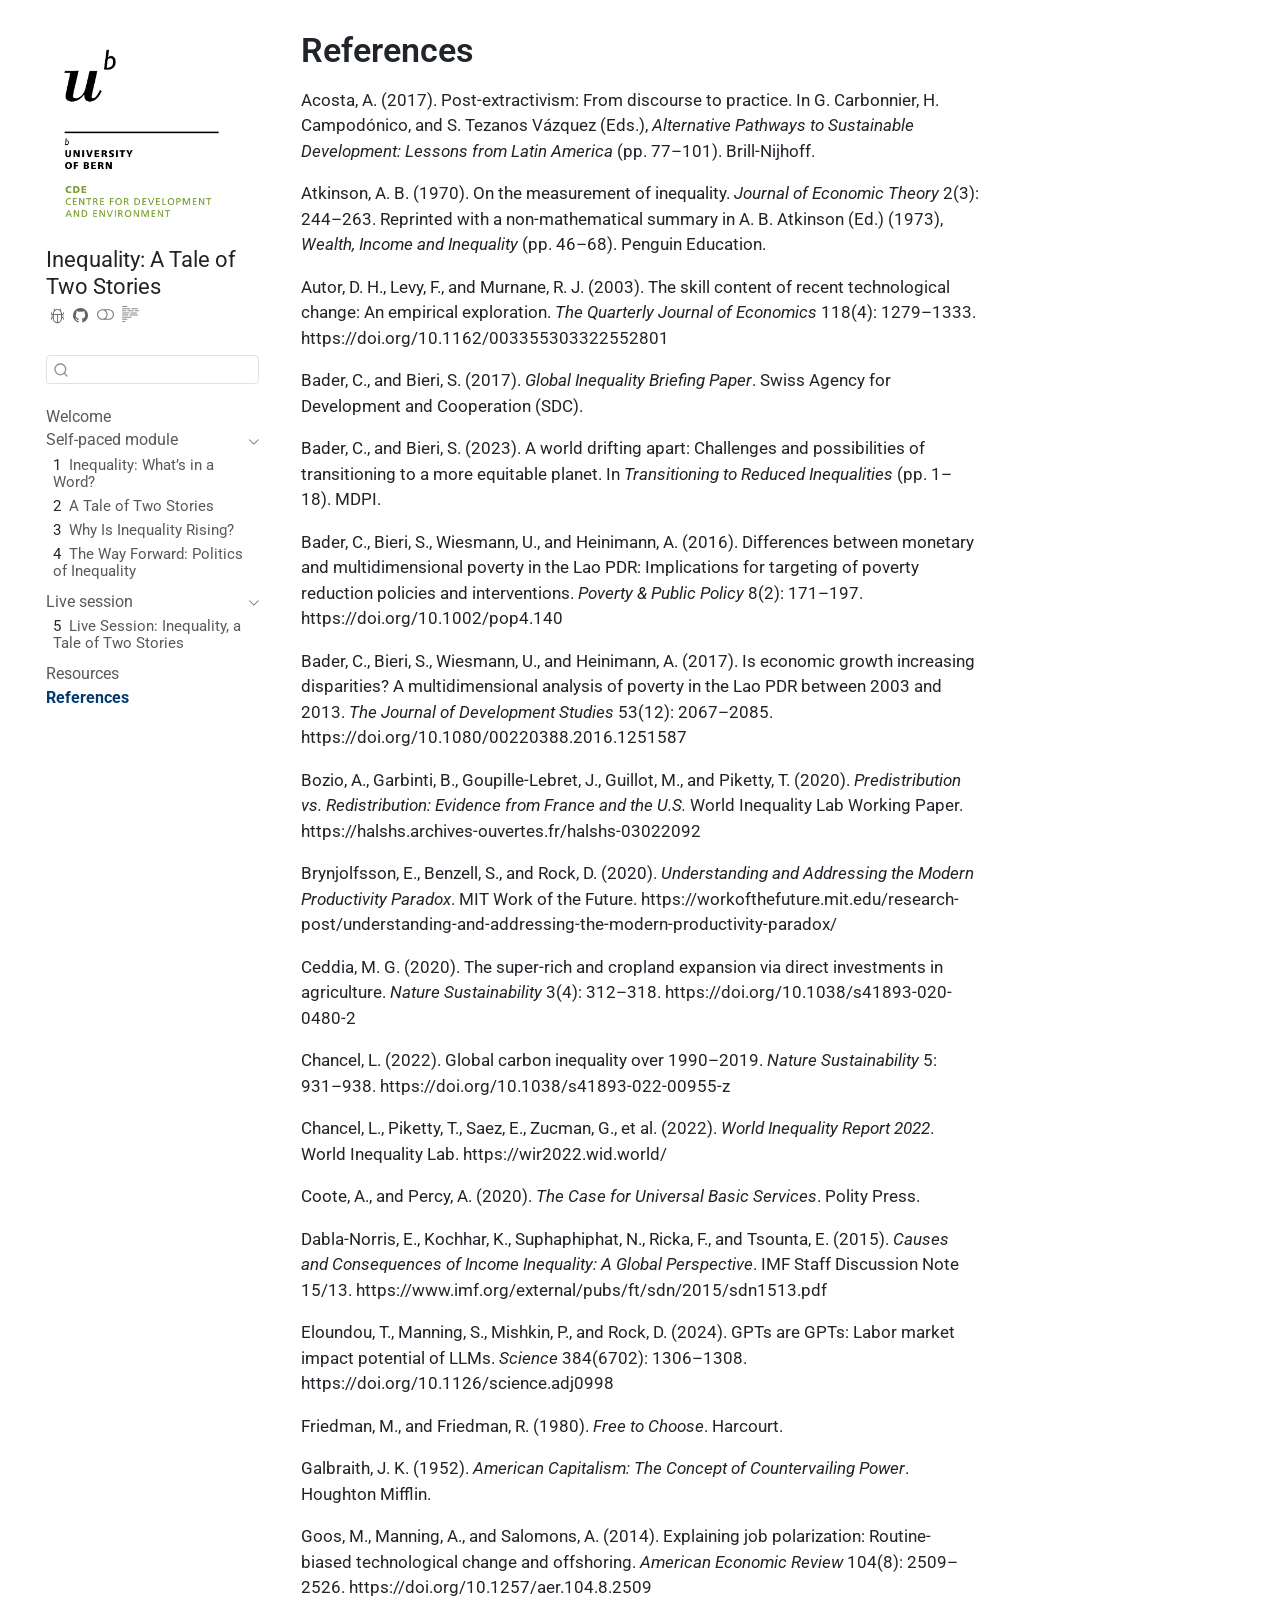
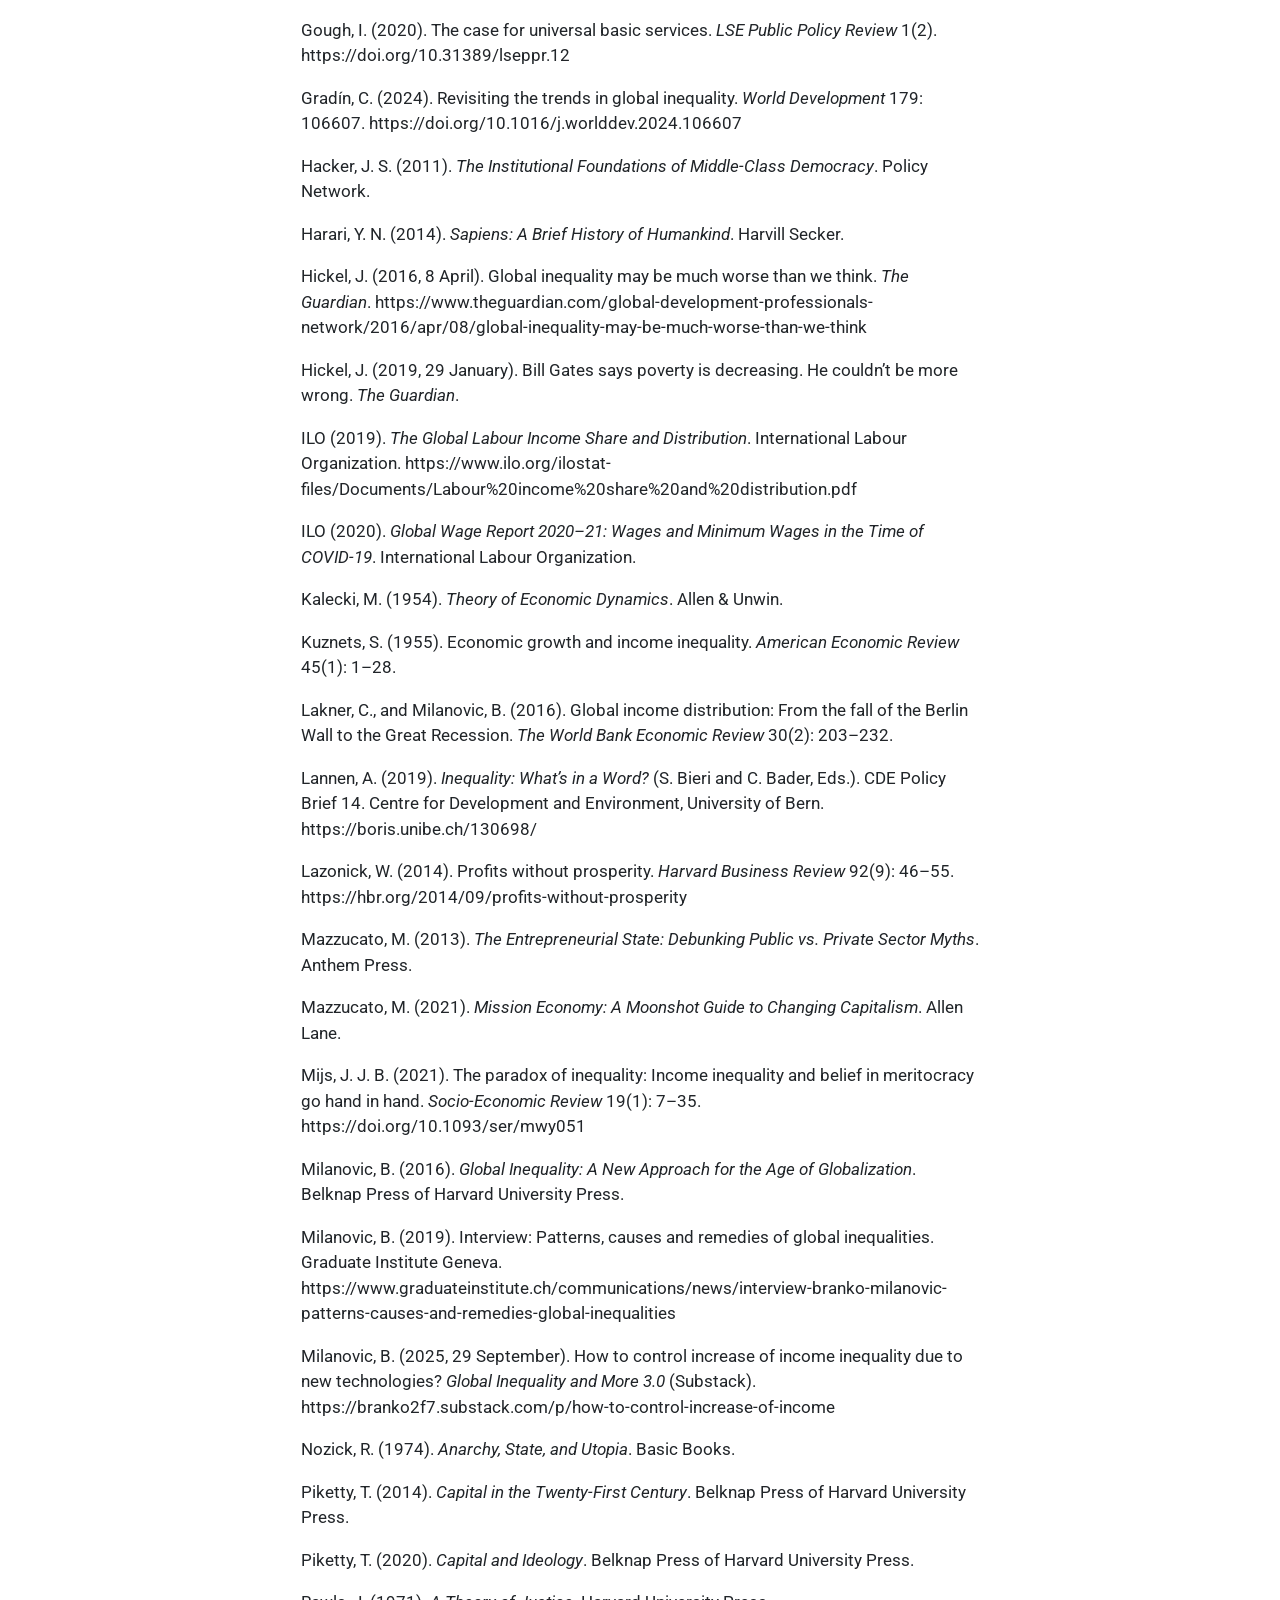
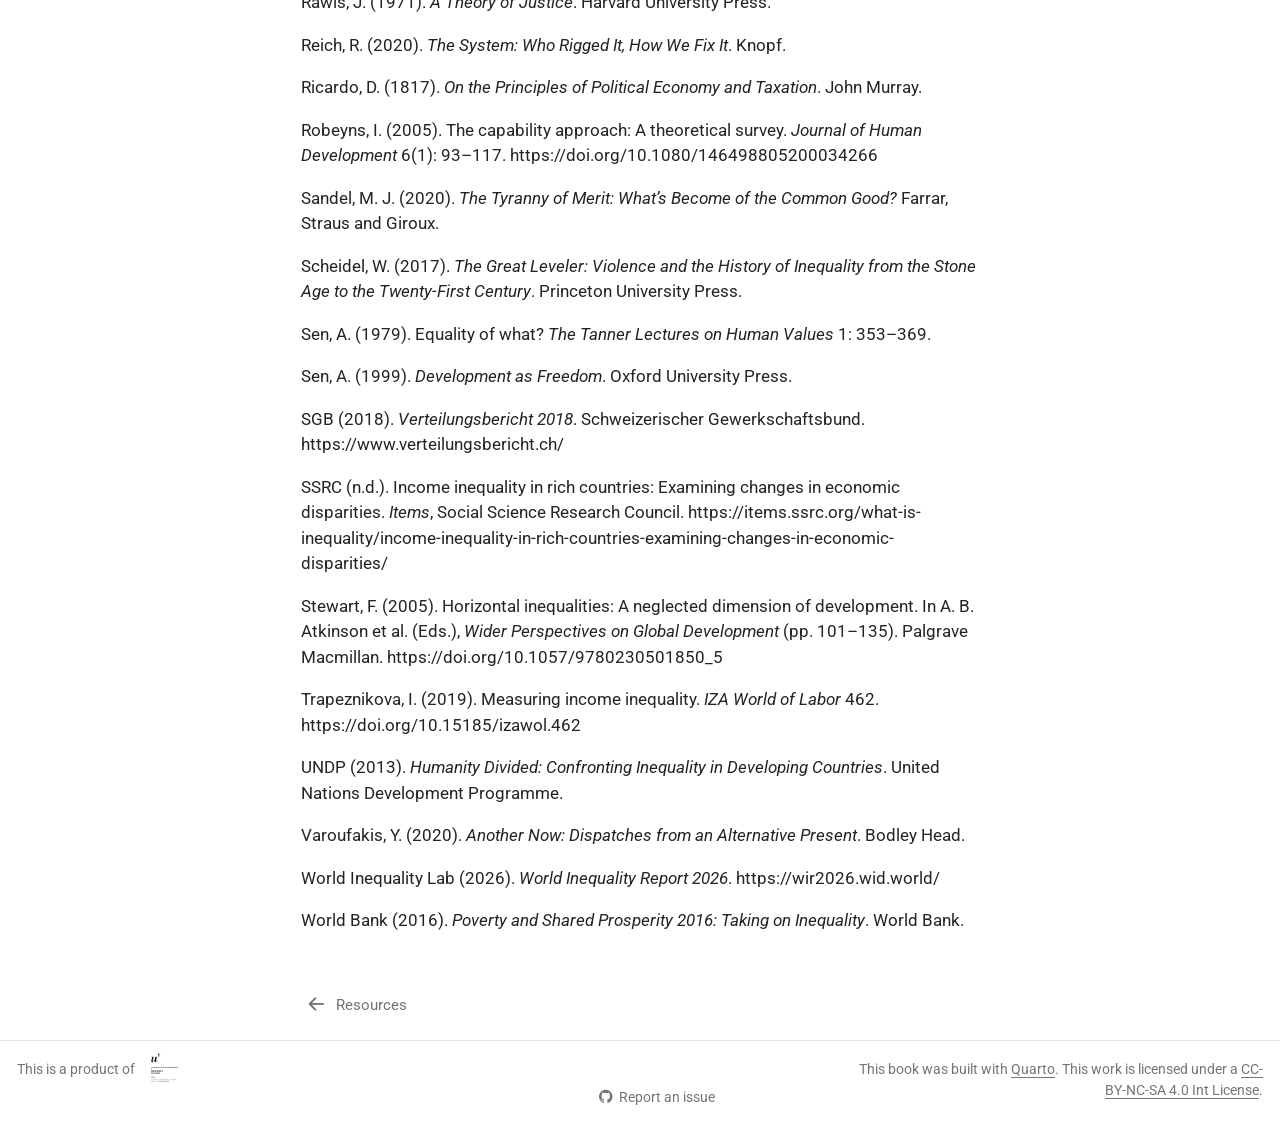
<file: docs/references.html>
<!DOCTYPE html>
<html xmlns="http://www.w3.org/1999/xhtml" lang="en" xml:lang="en"><head>

<meta charset="utf-8">
<meta name="generator" content="quarto-1.10.18">

<meta name="viewport" content="width=device-width, initial-scale=1.0, user-scalable=yes">


<title>References – Inequality: A Tale of Two Stories</title>
<style>
/* Default styles provided by pandoc.
** See https://pandoc.org/MANUAL.html#variables-for-html for config info.
*/
span.smallcaps{font-variant: small-caps;}
div.columns{display: flex; gap: 1.5em;}
div.column{flex: auto;}
@media screen {
div.columns{gap: min(4vw, 1.5em);}
div.column{overflow-x: auto;}
}
div.hanging-indent{margin-left: 1.5em; text-indent: -1.5em;}
ul.task-list{list-style: none;}
ul.task-list li input[type="checkbox"] {
  width: 0.8em;
  margin: 0 0.8em 0.2em -1em; /* quarto-specific, see https://github.com/quarto-dev/quarto-cli/issues/4556 */ 
  vertical-align: middle;
}
</style>


<script src="site_libs/quarto-nav/quarto-nav.js"></script>
<script src="site_libs/quarto-nav/headroom.min.js"></script>
<script src="site_libs/clipboard/clipboard.min.js"></script>
<script src="site_libs/quarto-search/autocomplete.umd.js"></script>
<script src="site_libs/quarto-search/fuse.min.js"></script>
<script src="site_libs/quarto-search/quarto-search.js"></script>
<meta name="quarto:offset" content="./">
<link href="./resources.html" rel="prev">
<link href="./images/cdelogo_e.png" rel="icon" type="image/png">
<script src="site_libs/quarto-html/quarto.js" type="module"></script>
<script src="site_libs/quarto-html/tabsets/tabsets.js" type="module"></script>
<script src="site_libs/quarto-html/popper.min.js"></script>
<script src="site_libs/quarto-html/tippy.umd.min.js"></script>
<script src="site_libs/quarto-html/anchor.min.js"></script>
<link href="site_libs/quarto-html/tippy.css" rel="stylesheet">
<link href="site_libs/quarto-html/quarto-syntax-highlighting-64a204ab8560d761af7679ceaba22944.css" rel="stylesheet" class="quarto-color-scheme" id="quarto-text-highlighting-styles">
<link href="site_libs/quarto-html/quarto-syntax-highlighting-dark-b85bc7c33db8c58e0ec93c3465666fed.css" rel="stylesheet" class="quarto-color-scheme quarto-color-alternate" id="quarto-text-highlighting-styles">
<link href="site_libs/quarto-html/quarto-syntax-highlighting-64a204ab8560d761af7679ceaba22944.css" rel="stylesheet" class="quarto-color-scheme-extra" id="quarto-text-highlighting-styles">
<script src="site_libs/bootstrap/bootstrap.min.js"></script>
<link href="site_libs/bootstrap/bootstrap-icons.css" rel="stylesheet">
<link href="site_libs/bootstrap/bootstrap-6615afe55493702f5cd21ee97243c9b5.min.css" rel="stylesheet" append-hash="true" class="quarto-color-scheme" id="quarto-bootstrap" data-mode="light">
<link href="site_libs/bootstrap/bootstrap-dark-7a71dccf7913d4dcf1cbe071b9ef3f19.min.css" rel="stylesheet" append-hash="true" class="quarto-color-scheme quarto-color-alternate" id="quarto-bootstrap" data-mode="dark">
<link href="site_libs/bootstrap/bootstrap-6615afe55493702f5cd21ee97243c9b5.min.css" rel="stylesheet" append-hash="true" class="quarto-color-scheme-extra" id="quarto-bootstrap" data-mode="light">
<script id="quarto-search-options" type="application/json">{
  "location": "sidebar",
  "copy-button": false,
  "collapse-after": 3,
  "panel-placement": "start",
  "type": "textbox",
  "limit": 50,
  "keyboard-shortcut": [
    "f",
    "/",
    "s"
  ],
  "show-item-context": false,
  "language": {
    "search-no-results-text": "No results",
    "search-matching-documents-text": "matching documents",
    "search-copy-link-title": "Copy link to search",
    "search-hide-matches-text": "Hide additional matches",
    "search-more-match-text": "more match in this document",
    "search-more-matches-text": "more matches in this document",
    "search-clear-button-title": "Clear",
    "search-text-placeholder": "",
    "search-detached-cancel-button-title": "Cancel",
    "search-submit-button-title": "Submit",
    "search-label": "Search"
  }
}</script>
<link rel="preconnect" href="https://fonts.googleapis.com">
<link rel="preconnect" href="https://fonts.gstatic.com" crossorigin="">
<link href="https://fonts.googleapis.com/css2?family=Roboto:ital,wght@0,400;0,700;1,400;1,700&amp;family=Fira+Code:wght@400;500&amp;display=swap" rel="stylesheet">


<link rel="stylesheet" href="webex.css">
</head>

<body class="nav-sidebar floating quarto-light"><script id="quarto-html-before-body" type="application/javascript">
    const toggleBodyColorMode = (bsSheetEl) => {
      const mode = bsSheetEl.getAttribute("data-mode");
      const bodyEl = window.document.querySelector("body");
      if (mode === "dark") {
        bodyEl.classList.add("quarto-dark");
        bodyEl.classList.remove("quarto-light");
      } else {
        bodyEl.classList.add("quarto-light");
        bodyEl.classList.remove("quarto-dark");
      }
    }
    const toggleBodyColorPrimary = () => {
      const bsSheetEl = window.document.querySelector("link#quarto-bootstrap:not([rel=disabled-stylesheet])");
      if (bsSheetEl) {
        toggleBodyColorMode(bsSheetEl);
      }
    }
    const setColorSchemeToggle = (alternate) => {
      const toggles = window.document.querySelectorAll('.quarto-color-scheme-toggle');
      for (let i=0; i < toggles.length; i++) {
        const toggle = toggles[i];
        if (toggle) {
          if (alternate) {
            toggle.classList.add("alternate");
          } else {
            toggle.classList.remove("alternate");
          }
        }
      }
    };
    const toggleColorMode = (alternate) => {
      // Switch the stylesheets
      const primaryStylesheets = window.document.querySelectorAll('link.quarto-color-scheme:not(.quarto-color-alternate)');
      const alternateStylesheets = window.document.querySelectorAll('link.quarto-color-scheme.quarto-color-alternate');
      manageTransitions('#quarto-margin-sidebar .nav-link', false);
      if (alternate) {
        // note: dark is layered on light, we don't disable primary!
        enableStylesheet(alternateStylesheets);
        for (const sheetNode of alternateStylesheets) {
          if (sheetNode.id === "quarto-bootstrap") {
            toggleBodyColorMode(sheetNode);
          }
        }
      } else {
        disableStylesheet(alternateStylesheets);
        enableStylesheet(primaryStylesheets)
        toggleBodyColorPrimary();
      }
      manageTransitions('#quarto-margin-sidebar .nav-link', true);
      // Switch the toggles
      setColorSchemeToggle(alternate)
      // Hack to workaround the fact that safari doesn't
      // properly recolor the scrollbar when toggling (#1455)
      if (navigator.userAgent.indexOf('Safari') > 0 && navigator.userAgent.indexOf('Chrome') == -1) {
        manageTransitions("body", false);
        window.scrollTo(0, 1);
        setTimeout(() => {
          window.scrollTo(0, 0);
          manageTransitions("body", true);
        }, 40);
      }
    }
    const disableStylesheet = (stylesheets) => {
      for (let i=0; i < stylesheets.length; i++) {
        const stylesheet = stylesheets[i];
        stylesheet.rel = 'disabled-stylesheet';
      }
    }
    const enableStylesheet = (stylesheets) => {
      for (let i=0; i < stylesheets.length; i++) {
        const stylesheet = stylesheets[i];
        if(stylesheet.rel !== 'stylesheet') { // for Chrome, which will still FOUC without this check
          stylesheet.rel = 'stylesheet';
        }
      }
    }
    const manageTransitions = (selector, allowTransitions) => {
      const els = window.document.querySelectorAll(selector);
      for (let i=0; i < els.length; i++) {
        const el = els[i];
        if (allowTransitions) {
          el.classList.remove('notransition');
        } else {
          el.classList.add('notransition');
        }
      }
    }
    const isFileUrl = () => {
      return window.location.protocol === 'file:';
    }
    const hasAlternateSentinel = () => {
      let styleSentinel = getColorSchemeSentinel();
      if (styleSentinel !== null) {
        return styleSentinel === "alternate";
      } else {
        return false;
      }
    }
    const setStyleSentinel = (alternate) => {
      const value = alternate ? "alternate" : "default";
      if (!isFileUrl()) {
        window.localStorage.setItem("quarto-color-scheme", value);
      } else {
        localAlternateSentinel = value;
      }
    }
    const getColorSchemeSentinel = () => {
      if (!isFileUrl()) {
        const storageValue = window.localStorage.getItem("quarto-color-scheme");
        return storageValue != null ? storageValue : localAlternateSentinel;
      } else {
        return localAlternateSentinel;
      }
    }
    const toggleGiscusIfUsed = (isAlternate, darkModeDefault) => {
      const baseTheme = document.querySelector('#giscus-base-theme')?.value ?? 'light';
      const alternateTheme = document.querySelector('#giscus-alt-theme')?.value ?? 'dark';
      let newTheme = '';
      if(authorPrefersDark) {
        newTheme = isAlternate ? baseTheme : alternateTheme;
      } else {
        newTheme = isAlternate ? alternateTheme : baseTheme;
      }
      const changeGiscusTheme = () => {
        // From: https://github.com/giscus/giscus/issues/336
        const sendMessage = (message) => {
          const iframe = document.querySelector('iframe.giscus-frame');
          if (!iframe) return;
          iframe.contentWindow.postMessage({ giscus: message }, 'https://giscus.app');
        }
        sendMessage({
          setConfig: {
            theme: newTheme
          }
        });
      }
      const isGiscussLoaded = window.document.querySelector('iframe.giscus-frame') !== null;
      if (isGiscussLoaded) {
        changeGiscusTheme();
      }
    };
    const authorPrefersDark = false;
    const darkModeDefault = authorPrefersDark;
      document.querySelector('link#quarto-text-highlighting-styles.quarto-color-scheme-extra').rel = 'disabled-stylesheet';
      document.querySelector('link#quarto-bootstrap.quarto-color-scheme-extra').rel = 'disabled-stylesheet';
    let localAlternateSentinel = darkModeDefault ? 'alternate' : 'default';
    // Dark / light mode switch
    window.quartoToggleColorScheme = () => {
      // Read the current dark / light value
      let toAlternate = !hasAlternateSentinel();
      toggleColorMode(toAlternate);
      setStyleSentinel(toAlternate);
      toggleGiscusIfUsed(toAlternate, darkModeDefault);
      window.dispatchEvent(new Event('resize'));
    };
    // Switch to dark mode if need be
    if (hasAlternateSentinel()) {
      toggleColorMode(true);
    } else {
      toggleColorMode(false);
    }
  </script>

<div id="quarto-search-results"></div>
  <header id="quarto-header" class="headroom fixed-top">
  <nav class="quarto-secondary-nav">
    <div class="container-fluid d-flex">
      <button type="button" class="quarto-btn-toggle btn" data-bs-toggle="collapse" role="button" data-bs-target=".quarto-sidebar-collapse-item" aria-controls="quarto-sidebar" aria-expanded="false" aria-label="Toggle sidebar navigation" onclick="if (window.quartoToggleHeadroom) { window.quartoToggleHeadroom(); }">
        <i class="bi bi-layout-text-sidebar-reverse"></i>
      </button>
        <nav class="quarto-page-breadcrumbs" aria-label="breadcrumb"><ol class="breadcrumb"><li class="breadcrumb-item"><a href="./references.html">References</a></li></ol></nav>
        <a class="flex-grow-1" role="navigation" data-bs-toggle="collapse" data-bs-target=".quarto-sidebar-collapse-item" aria-controls="quarto-sidebar" aria-expanded="false" aria-label="Toggle sidebar navigation" onclick="if (window.quartoToggleHeadroom) { window.quartoToggleHeadroom(); }">      
        </a>
      <button type="button" class="btn quarto-search-button" aria-label="Search" onclick="window.quartoOpenSearch();">
        <i class="bi bi-search"></i>
      </button>
    </div>
  </nav>
</header>
<!-- content -->
<div id="quarto-content" class="quarto-container page-columns page-rows-contents page-layout-article">
<!-- sidebar -->
  <nav id="quarto-sidebar" class="sidebar collapse collapse-horizontal quarto-sidebar-collapse-item sidebar-navigation floating overflow-auto">
    <div class="pt-lg-2 mt-2 text-left sidebar-header sidebar-header-stacked">
      <a href="./index.html" class="sidebar-logo-link">
      <img src="./images/cdelogo_e.png" alt="" class="sidebar-logo light-content py-0 d-lg-inline d-none">
      <img src="./images/cdelogo_e.png" alt="" class="sidebar-logo dark-content py-0 d-lg-inline d-none">
      </a>
    <div class="sidebar-title mb-0 py-0">
      <a href="./">Inequality: A Tale of Two Stories</a> 
        <div class="sidebar-tools-main tools-wide">
    <a href="https://github.com/CDEteaching/inequality/issues/new" title="Report issue" class="quarto-navigation-tool px-1" aria-label="Report issue"><i class="bi bi-bug"></i></a>
    <a href="https://github.com/CDEteaching/inequality" title="Source Code" class="quarto-navigation-tool px-1" aria-label="Source Code"><i class="bi bi-github"></i></a>
  <a href="" class="quarto-color-scheme-toggle quarto-navigation-tool  px-1" onclick="window.quartoToggleColorScheme(); return false;" title="Toggle dark mode"><i class="bi"></i></a>
  <a href="" class="quarto-reader-toggle quarto-navigation-tool px-1" onclick="window.quartoToggleReader(); return false;" title="Toggle reader mode">
  <div class="quarto-reader-toggle-btn">
  <i class="bi"></i>
  </div>
</a>
</div>
    </div>
      </div>
        <div class="mt-2 flex-shrink-0 align-items-center">
        <div class="sidebar-search">
        <div id="quarto-search" class="" title="Search"></div>
        </div>
        </div>
    <div class="sidebar-menu-container"> 
    <ul class="list-unstyled mt-1">
        <li class="sidebar-item">
  <div class="sidebar-item-container"> 
  <a href="./index.html" class="sidebar-item-text sidebar-link">
 <span class="menu-text">Welcome</span></a>
  </div>
</li>
        <li class="sidebar-item sidebar-item-section">
      <div class="sidebar-item-container"> 
            <a class="sidebar-item-text sidebar-link text-start" data-bs-toggle="collapse" data-bs-target="#quarto-sidebar-section-1" role="navigation" aria-expanded="true">
 <span class="menu-text">Self-paced module</span></a>
          <a class="sidebar-item-toggle text-start" data-bs-toggle="collapse" data-bs-target="#quarto-sidebar-section-1" role="navigation" aria-expanded="true" aria-label="Toggle section">
            <i class="bi bi-chevron-right ms-2"></i>
          </a> 
      </div>
      <ul id="quarto-sidebar-section-1" class="collapse list-unstyled sidebar-section depth1 show">  
          <li class="sidebar-item">
  <div class="sidebar-item-container"> 
  <a href="./01_whats-in-a-word/1_chapter.html" class="sidebar-item-text sidebar-link">
 <span class="menu-text"><span class="chapter-number">1</span>&nbsp; <span class="chapter-title">Inequality: What’s in a Word?</span></span></a>
  </div>
</li>
          <li class="sidebar-item">
  <div class="sidebar-item-container"> 
  <a href="./02_tale-of-two-stories/2_chapter.html" class="sidebar-item-text sidebar-link">
 <span class="menu-text"><span class="chapter-number">2</span>&nbsp; <span class="chapter-title">A Tale of Two Stories</span></span></a>
  </div>
</li>
          <li class="sidebar-item">
  <div class="sidebar-item-container"> 
  <a href="./03_why-rising/3_chapter.html" class="sidebar-item-text sidebar-link">
 <span class="menu-text"><span class="chapter-number">3</span>&nbsp; <span class="chapter-title">Why Is Inequality Rising?</span></span></a>
  </div>
</li>
          <li class="sidebar-item">
  <div class="sidebar-item-container"> 
  <a href="./04_way-forward/4_chapter.html" class="sidebar-item-text sidebar-link">
 <span class="menu-text"><span class="chapter-number">4</span>&nbsp; <span class="chapter-title">The Way Forward: Politics of Inequality</span></span></a>
  </div>
</li>
      </ul>
  </li>
        <li class="sidebar-item sidebar-item-section">
      <div class="sidebar-item-container"> 
            <a class="sidebar-item-text sidebar-link text-start" data-bs-toggle="collapse" data-bs-target="#quarto-sidebar-section-2" role="navigation" aria-expanded="true">
 <span class="menu-text">Live session</span></a>
          <a class="sidebar-item-toggle text-start" data-bs-toggle="collapse" data-bs-target="#quarto-sidebar-section-2" role="navigation" aria-expanded="true" aria-label="Toggle section">
            <i class="bi bi-chevron-right ms-2"></i>
          </a> 
      </div>
      <ul id="quarto-sidebar-section-2" class="collapse list-unstyled sidebar-section depth1 show">  
          <li class="sidebar-item">
  <div class="sidebar-item-container"> 
  <a href="./winter-school/session.html" class="sidebar-item-text sidebar-link">
 <span class="menu-text"><span class="chapter-number">5</span>&nbsp; <span class="chapter-title">Live Session: Inequality, a Tale of Two Stories</span></span></a>
  </div>
</li>
      </ul>
  </li>
        <li class="sidebar-item">
  <div class="sidebar-item-container"> 
  <a href="./resources.html" class="sidebar-item-text sidebar-link">
 <span class="menu-text">Resources</span></a>
  </div>
</li>
        <li class="sidebar-item">
  <div class="sidebar-item-container"> 
  <a href="./references.html" class="sidebar-item-text sidebar-link active">
 <span class="menu-text">References</span></a>
  </div>
</li>
    </ul>
    </div>
</nav>
<div id="quarto-sidebar-glass" class="quarto-sidebar-collapse-item" data-bs-toggle="collapse" data-bs-target=".quarto-sidebar-collapse-item"></div>
<!-- margin-sidebar -->
    <div id="quarto-margin-sidebar" class="sidebar margin-sidebar zindex-bottom">
        
    </div>
<!-- main -->
<main class="content" id="quarto-document-content">


<header id="title-block-header" class="quarto-title-block default">
<div class="quarto-title">
<h1 class="title">References</h1>
</div>



<div class="quarto-title-meta">

    
  
    
  </div>
  


</header>


<p>Acosta, A. (2017). Post-extractivism: From discourse to practice. In G. Carbonnier, H. Campodónico, and S. Tezanos Vázquez (Eds.), <em>Alternative Pathways to Sustainable Development: Lessons from Latin America</em> (pp.&nbsp;77–101). Brill-Nijhoff.</p>
<p>Atkinson, A. B. (1970). On the measurement of inequality. <em>Journal of Economic Theory</em> 2(3): 244–263. Reprinted with a non-mathematical summary in A. B. Atkinson (Ed.) (1973), <em>Wealth, Income and Inequality</em> (pp.&nbsp;46–68). Penguin Education.</p>
<p>Autor, D. H., Levy, F., and Murnane, R. J. (2003). The skill content of recent technological change: An empirical exploration. <em>The Quarterly Journal of Economics</em> 118(4): 1279–1333. https://doi.org/10.1162/003355303322552801</p>
<p>Bader, C., and Bieri, S. (2017). <em>Global Inequality Briefing Paper</em>. Swiss Agency for Development and Cooperation (SDC).</p>
<p>Bader, C., and Bieri, S. (2023). A world drifting apart: Challenges and possibilities of transitioning to a more equitable planet. In <em>Transitioning to Reduced Inequalities</em> (pp.&nbsp;1–18). MDPI.</p>
<p>Bader, C., Bieri, S., Wiesmann, U., and Heinimann, A. (2016). Differences between monetary and multidimensional poverty in the Lao PDR: Implications for targeting of poverty reduction policies and interventions. <em>Poverty &amp; Public Policy</em> 8(2): 171–197. https://doi.org/10.1002/pop4.140</p>
<p>Bader, C., Bieri, S., Wiesmann, U., and Heinimann, A. (2017). Is economic growth increasing disparities? A multidimensional analysis of poverty in the Lao PDR between 2003 and 2013. <em>The Journal of Development Studies</em> 53(12): 2067–2085. https://doi.org/10.1080/00220388.2016.1251587</p>
<p>Bozio, A., Garbinti, B., Goupille-Lebret, J., Guillot, M., and Piketty, T. (2020). <em>Predistribution vs.&nbsp;Redistribution: Evidence from France and the U.S.</em> World Inequality Lab Working Paper. https://halshs.archives-ouvertes.fr/halshs-03022092</p>
<p>Brynjolfsson, E., Benzell, S., and Rock, D. (2020). <em>Understanding and Addressing the Modern Productivity Paradox</em>. MIT Work of the Future. https://workofthefuture.mit.edu/research-post/understanding-and-addressing-the-modern-productivity-paradox/</p>
<p>Ceddia, M. G. (2020). The super-rich and cropland expansion via direct investments in agriculture. <em>Nature Sustainability</em> 3(4): 312–318. https://doi.org/10.1038/s41893-020-0480-2</p>
<p>Chancel, L. (2022). Global carbon inequality over 1990–2019. <em>Nature Sustainability</em> 5: 931–938. https://doi.org/10.1038/s41893-022-00955-z</p>
<p>Chancel, L., Piketty, T., Saez, E., Zucman, G., et al.&nbsp;(2022). <em>World Inequality Report 2022</em>. World Inequality Lab. https://wir2022.wid.world/</p>
<p>Coote, A., and Percy, A. (2020). <em>The Case for Universal Basic Services</em>. Polity Press.</p>
<p>Dabla-Norris, E., Kochhar, K., Suphaphiphat, N., Ricka, F., and Tsounta, E. (2015). <em>Causes and Consequences of Income Inequality: A Global Perspective</em>. IMF Staff Discussion Note 15/13. https://www.imf.org/external/pubs/ft/sdn/2015/sdn1513.pdf</p>
<p>Eloundou, T., Manning, S., Mishkin, P., and Rock, D. (2024). GPTs are GPTs: Labor market impact potential of LLMs. <em>Science</em> 384(6702): 1306–1308. https://doi.org/10.1126/science.adj0998</p>
<p>Friedman, M., and Friedman, R. (1980). <em>Free to Choose</em>. Harcourt.</p>
<p>Galbraith, J. K. (1952). <em>American Capitalism: The Concept of Countervailing Power</em>. Houghton Mifflin.</p>
<p>Goos, M., Manning, A., and Salomons, A. (2014). Explaining job polarization: Routine-biased technological change and offshoring. <em>American Economic Review</em> 104(8): 2509–2526. https://doi.org/10.1257/aer.104.8.2509</p>
<p>Gough, I. (2020). The case for universal basic services. <em>LSE Public Policy Review</em> 1(2). https://doi.org/10.31389/lseppr.12</p>
<p>Gradín, C. (2024). Revisiting the trends in global inequality. <em>World Development</em> 179: 106607. https://doi.org/10.1016/j.worlddev.2024.106607</p>
<p>Hacker, J. S. (2011). <em>The Institutional Foundations of Middle-Class Democracy</em>. Policy Network.</p>
<p>Harari, Y. N. (2014). <em>Sapiens: A Brief History of Humankind</em>. Harvill Secker.</p>
<p>Hickel, J. (2016, 8 April). Global inequality may be much worse than we think. <em>The Guardian</em>. https://www.theguardian.com/global-development-professionals-network/2016/apr/08/global-inequality-may-be-much-worse-than-we-think</p>
<p>Hickel, J. (2019, 29 January). Bill Gates says poverty is decreasing. He couldn’t be more wrong. <em>The Guardian</em>.</p>
<p>ILO (2019). <em>The Global Labour Income Share and Distribution</em>. International Labour Organization. https://www.ilo.org/ilostat-files/Documents/Labour%20income%20share%20and%20distribution.pdf</p>
<p>ILO (2020). <em>Global Wage Report 2020–21: Wages and Minimum Wages in the Time of COVID-19</em>. International Labour Organization.</p>
<p>Kalecki, M. (1954). <em>Theory of Economic Dynamics</em>. Allen &amp; Unwin.</p>
<p>Kuznets, S. (1955). Economic growth and income inequality. <em>American Economic Review</em> 45(1): 1–28.</p>
<p>Lakner, C., and Milanovic, B. (2016). Global income distribution: From the fall of the Berlin Wall to the Great Recession. <em>The World Bank Economic Review</em> 30(2): 203–232.</p>
<p>Lannen, A. (2019). <em>Inequality: What’s in a Word?</em> (S. Bieri and C. Bader, Eds.). CDE Policy Brief 14. Centre for Development and Environment, University of Bern. https://boris.unibe.ch/130698/</p>
<p>Lazonick, W. (2014). Profits without prosperity. <em>Harvard Business Review</em> 92(9): 46–55. https://hbr.org/2014/09/profits-without-prosperity</p>
<p>Mazzucato, M. (2013). <em>The Entrepreneurial State: Debunking Public vs.&nbsp;Private Sector Myths</em>. Anthem Press.</p>
<p>Mazzucato, M. (2021). <em>Mission Economy: A Moonshot Guide to Changing Capitalism</em>. Allen Lane.</p>
<p>Mijs, J. J. B. (2021). The paradox of inequality: Income inequality and belief in meritocracy go hand in hand. <em>Socio-Economic Review</em> 19(1): 7–35. https://doi.org/10.1093/ser/mwy051</p>
<p>Milanovic, B. (2016). <em>Global Inequality: A New Approach for the Age of Globalization</em>. Belknap Press of Harvard University Press.</p>
<p>Milanovic, B. (2019). Interview: Patterns, causes and remedies of global inequalities. Graduate Institute Geneva. https://www.graduateinstitute.ch/communications/news/interview-branko-milanovic-patterns-causes-and-remedies-global-inequalities</p>
<p>Milanovic, B. (2025, 29 September). How to control increase of income inequality due to new technologies? <em>Global Inequality and More 3.0</em> (Substack). https://branko2f7.substack.com/p/how-to-control-increase-of-income</p>
<p>Nozick, R. (1974). <em>Anarchy, State, and Utopia</em>. Basic Books.</p>
<p>Piketty, T. (2014). <em>Capital in the Twenty-First Century</em>. Belknap Press of Harvard University Press.</p>
<p>Piketty, T. (2020). <em>Capital and Ideology</em>. Belknap Press of Harvard University Press.</p>
<p>Rawls, J. (1971). <em>A Theory of Justice</em>. Harvard University Press.</p>
<p>Reich, R. (2020). <em>The System: Who Rigged It, How We Fix It</em>. Knopf.</p>
<p>Ricardo, D. (1817). <em>On the Principles of Political Economy and Taxation</em>. John Murray.</p>
<p>Robeyns, I. (2005). The capability approach: A theoretical survey. <em>Journal of Human Development</em> 6(1): 93–117. https://doi.org/10.1080/146498805200034266</p>
<p>Sandel, M. J. (2020). <em>The Tyranny of Merit: What’s Become of the Common Good?</em> Farrar, Straus and Giroux.</p>
<p>Scheidel, W. (2017). <em>The Great Leveler: Violence and the History of Inequality from the Stone Age to the Twenty-First Century</em>. Princeton University Press.</p>
<p>Sen, A. (1979). Equality of what? <em>The Tanner Lectures on Human Values</em> 1: 353–369.</p>
<p>Sen, A. (1999). <em>Development as Freedom</em>. Oxford University Press.</p>
<p>SGB (2018). <em>Verteilungsbericht 2018</em>. Schweizerischer Gewerkschaftsbund. https://www.verteilungsbericht.ch/</p>
<p>SSRC (n.d.). Income inequality in rich countries: Examining changes in economic disparities. <em>Items</em>, Social Science Research Council. https://items.ssrc.org/what-is-inequality/income-inequality-in-rich-countries-examining-changes-in-economic-disparities/</p>
<p>Stewart, F. (2005). Horizontal inequalities: A neglected dimension of development. In A. B. Atkinson et al.&nbsp;(Eds.), <em>Wider Perspectives on Global Development</em> (pp.&nbsp;101–135). Palgrave Macmillan. https://doi.org/10.1057/9780230501850_5</p>
<p>Trapeznikova, I. (2019). Measuring income inequality. <em>IZA World of Labor</em> 462. https://doi.org/10.15185/izawol.462</p>
<p>UNDP (2013). <em>Humanity Divided: Confronting Inequality in Developing Countries</em>. United Nations Development Programme.</p>
<p>Varoufakis, Y. (2020). <em>Another Now: Dispatches from an Alternative Present</em>. Bodley Head.</p>
<p>World Inequality Lab (2026). <em>World Inequality Report 2026</em>. https://wir2026.wid.world/</p>
<p>World Bank (2016). <em>Poverty and Shared Prosperity 2016: Taking on Inequality</em>. World Bank.</p>



</main> <!-- /main -->
<script>



/* definition of content for the buttons */

const webex_buttons = {check_hidden:          "<b>&check;</b>",

                       check_hidden_alt:      "Check answer",

                       check_shown:           "<b>&lsh;</b>",

                       check_shown_alt:       "Hide check",

                       check_of_total:        "/",

                       solution:              "<b>&quest;</b>",

                       solution_alt:          "Correct solution",

                       question_next:         "<b>&#8634;</b>",

                       question_next_alt:     "Next question",

                       question_previous:     "",

                       question_previous_alt: ""}





/* update total correct if #webex-total_correct exists */

update_total_correct = function() {

  console.log("webex: update total_correct");



  document.querySelectorAll(".webex-total_correct").forEach(total => {

    p = total.closest(".webex-box");

    var correct = p.getElementsByClassName("webex-correct").length;

    var solvemes = p.getElementsByClassName("webex-solveme").length;

    var radiogroups = p.getElementsByClassName("webex-radiogroup").length;

    var selects = p.getElementsByClassName("webex-select").length;

    /* no specific class on input node, thus searching via query selector */

    var checkboxgroups = p.querySelectorAll("div[class=webex-checkboxgroup] input[type=checkbox]").length



    /* show number of correct / total number of answers */

    total.innerHTML = correct + "&nbsp;" + webex_buttons.check_of_total + "&nbsp;" + (solvemes + radiogroups + checkboxgroups + selects);

  });

}



/* check answers */

check_func = function() {

  console.log("webex: check answer");



  //var cl = elem.parentElement.classList;

  var cl = this.closest(".webex-box").classList;

  if (cl.contains("unchecked")) {

    cl.remove("unchecked");

    this.innerHTML = webex_buttons.check_shown; //"Hide check";

    if (webex_buttons.check_shown_alt.length > 0) this.setAttribute("title", webex_buttons.check_shown_alt);

  } else {

    cl.add("unchecked");

    this.innerHTML = webex_buttons.check_hidden; //"Check answer";

    if (webex_buttons.check_hidden_alt.length > 0) this.setAttribute("title", webex_buttons.check_hidden_alt);

  }

}



/* helper functions for checking the webex ID */

const id_checker = {"fmt": new RegExp("[g-zG-Z]"),

                    "load": function(e) { return e.getAttribute("id").match("(?<=(-)).*$")[0]; },

                    "eval": new TextEncoder(),

                    "dval": new TextDecoder()}



/* Show/hide correct solution */

solution_func = function() {

  console.log("webex: show/hide solution");



  var div = this.closest(".webex-question").querySelector(".webex-solution");

  var cl = div.classList;



  if (cl.contains("visible")) {

    cl.remove("visible");

  } else {

    cl.add("visible");

  }

}



/* function to check if the real answer is numeric */

convert_to_numeric = function(x) {

  if (typeof x == "string") {

    /* do nothing */

  } else if (x.length == 1) {

    /* take first element */

    x = x[0]

  } else {

    return NaN;

  }



  /* remove spaces for easier parsing */

  x = x.replace(/\s/g, "");



  /* Define patterns for different formats, note that spaces have been removed above */

  const patterns = [

    {regex: /^[+-]?\d+(\.\d{3})*,\d+$/, decimal: ",", thousand: "." },  // Format: "1.100.100.100,3"

    {regex: /^[+-]?\d+(,\d{3})*\.\d+$/, decimal: ".", thousand: "," },  // Format: "1,100,100,100.3"

    {regex: /^[+-]?\d+(\.|\.\d+)?$/, decimal: "." },                    // Format: "1100100100.5" or "1100100100."

    {regex: /^[+-]?\d+(,|,\d+)$/, decimal: "," }                        // Format: "1100100100,5" or "1100100100,"

  ];





  /* testing all regular expressions, convert to float if possible */

  for (const { regex, decimal, thousand } of patterns) {

    if (regex.test(x)) {

      let numeric = x;

      if (thousand) numeric = numeric.replace(new RegExp(`\\${thousand}`, "g"), "");

      numeric = numeric.replace(decimal, ".");

      return parseFloat(numeric);

    }

  }



  /* input of length 1 but none of the known formats, return NaN */

  return NaN;

}



/* Checking webex ID, returns formalsol */

check_id = function(e) {

  /* loading webex ID */

  var id = id_checker["load"](e);



  /* extracting answer */

  let answer = e.dataset.answer;



  /* checking unique id, prepare and return array */

  if (!id_checker["fmt"].test(id)) {

    const a = id_checker["eval"].encode(atob(answer));

    const b = id_checker["eval"].encode(id);

    const res = a.map((byte, index) => byte^b[index % b.length]);

    answer = id_checker["dval"].decode(res);

    /* Replacing &amp; with ' before parsing */

    answer = answer.replaceAll("&apos;", "'");

  }



  return JSON.parse(answer);

}



/* function for checking solveme answers */

solveme_func = function(e) {

  /* avoid that keyup and keychange twice execute this function within nms = 10

   * ms, clearing inputTimer and add timeout */

  console.log("webex: check solveme");



  /* float, precision for checking numeric answers */

  const eps = 0.00000000000001;



  /* get last checked user answer */

  const question = this.closest(".webex-question")



  /* extracting classes */

  var cl = this.classList;

  var my_answer = this.value;



  /* extracting classes */

  var cl = this.classList;



  /* empty answer? Job done */

  if (my_answer == "") {

    cl.remove("webex-correct");

    cl.remove("webex-incorrect");

    return false;

  }



  /* Find closest (parent) webex-question */

  let formalsols = check_id(this)



  /* by default we assume the users' answer is incorrect */

  var user_answer_correct = false;



  /* check if the correct answer is numeric, i.e. if 

   * formalsols is of length 1 containing one single numeric

   * value in a known format, else, NaN is returned */

  const num_formalsol = convert_to_numeric(formalsols);

  const num_my_answer = convert_to_numeric(my_answer);



  /* if the correct answer is numeric (float), the user's answer

   * must also be numeric. If not, it is wrong. Else we can

   * compare floating point numbers */

  if (!isNaN(num_formalsol) && !isNaN(num_my_answer)) {

    /* check if the real answer and the user input are numerically the same;

     * adding 'delta' to avoid precision issues */

    var diff = Math.abs(num_formalsol - num_my_answer);

    if (diff < parseFloat(this.dataset.tol) + eps) { user_answer_correct = true; }



  /* if the question contains regex, a regular expression is used

   * to evaluate the users answer. Allows for multiple regular expressions */

  } else if (cl.contains("regex")) {

    for (let i = 0; i < formalsols.length; i++) {

        let regex = new RegExp(formalsols[i], cl.contains("ignorecase") ? "i" : "");

        if (regex.test(my_answer)) { user_answer_correct = true; break; }

    }



  /* else we evaluate on 'string level', considering the creators preferences

   * regarding set options */

  } else {

    /* modify/prepare answer */

    if (cl.contains("ignorecase")) { my_answer = my_answer.toLowerCase(); }

    if (cl.contains("nospaces"))   { my_answer = my_answer.replace(/ /g, ""); }



    /* if the real answer includes user input - correct */

    if (formalsols.includes(my_answer)) {

      user_answer_correct = true;

  

      // added regex bit

      if (cl.contains("regex")) {

        answer_regex = RegExp(formalsols.join("|"))

        if (answer_regex.test(my_answer)) {

          cl.add("webex-correct");

        }

      }

    }

  }



  if (user_answer_correct) {

      cl.add("webex-correct");

      cl.remove("webex-incorrect");

  } else {

      cl.add("webex-incorrect");

      cl.remove("webex-correct");

  }



  update_total_correct();



}



/* function for checking select answers */

select_func = function(e) {

  console.log("webex: check select");



  var options   = [];

  Array.from(this.querySelectorAll("option")).forEach((option, index) => {

    if (!option.hasAttribute("value") || !option.getAttribute("value") === "blank") {

      options.push(option);

    }

  });



  /* get selected option */

  function get_selected(options) { return options.findIndex(option => option.selected); }

  var option_index = get_selected(options)



  /* loading webex ID */

  var formalsol = check_id(this)



  /* add class for current selection */

  this.classList.remove("webex-incorrect");

  this.classList.remove("webex-correct");

  if (option_index >= 0) {

    this.classList.add(formalsol[option_index] === 1 ? "webex-correct" : "webex-incorrect");

  }



  update_total_correct();

}



/* function for checking radiogroups answers */

radiogroups_func = function(e) {

  console.log("webex: check radiogroups");



  /* get real answer (binary integer array) */

  var id = e.target.getAttribute("name");

  var group = document.querySelector(".webex-radiogroup[id='webex-" + id + "']");

  var formalsol = check_id(group)



  /* check which radiobuttion is selected (user answer) */

  function get_checked(radios) {

    return radios.findIndex(radios => radios.checked);

  }

  var radios = Array.from(group.querySelectorAll("input[type='radio']"))

  var radio_index = get_checked(radios);



  /* remove existing classes */

  radios.forEach(radio => {

    let cl = radio.closest("label").classList

    cl.remove("webex-incorrect");

    cl.remove("webex-correct");

  });



  /* add class for current selection */

  let cl = radios[radio_index].closest("label").classList

  if (formalsol[radio_index] === 1) {

      cl.add("webex-correct");

  } else {

      cl.add("webex-incorrect");

  }



  update_total_correct();

}





/* function for checking checkboxgroups answers */

checkboxgroups_func = function(e) {

  console.log("webex: check checkboxgroups");



  /* get real answer (binary integer array) */

  var group = document.querySelector(".webex-checkboxgroup[id='" + this.id + "']");

  var formalsol = check_id(group);



  /* check which checkbox is checked (user answer) */

  function get_checked(group) {

      const checkboxes = Array.from(group.querySelectorAll("input[type='checkbox']"));

      return checkboxes.reduce((indices, checkbox, index) => {

          if (checkbox.checked) indices.push(index);

          return indices;

      }, []);

  }

  var checks = Array.from(group.querySelectorAll("input[type='checkbox']"));

  var check_index = get_checked(group);



  checks.forEach((e, index) => {

    var label = e.parentNode;

    var ans = formalsol[index];

    if ((e.checked && ans === 1) || (!e.checked && ans === 0)) {

        label.setAttribute("class", "webex-correct")

    } else {

        label.setAttribute("class", "webex-incorrect")

    }

  });



  update_total_correct();

}



/* shuffling array (thanks to stack overflow)

 * If argument x is an integer we create an integer sequence

 * from 0, 1, ..., (x - 1) and return a shuffled version. If

 * the input is an array, we simply shuffle it */

shuffle_array = function(x) {

   if (Number.isInteger(x) && !isNaN(x)) {

     x = Array.from({length: x}, (v, i) => i);

   }

   let shuffled = x.map(value => ({ value, sort: Math.random() }))

        .sort((a, b) => a.sort - b.sort).map(({ value }) => value)

   return shuffled;

}



/* ---------------------------------------------------------

 * ---------------------------------------------------------

 * --------------------------------------------------------- */

window.onload = function() {

  //console.log("webex: onload");



  /* setting up buttons and actions to show/hide answers */

  document.querySelectorAll(".webex-check").forEach(section => {

    section.classList.add("unchecked");



    /* ul to take up the list items with buttons */

    let button_ul = document.createElement("ul");

    button_ul.setAttribute("class", "webex-button-list");

    section.appendChild(button_ul);



    /* button to _check_ if answers given are correct */

    let li_check = document.createElement("li");

    button_ul.appendChild(li_check); /* add list item to ul */

    let btn_check = document.createElement("button");

    btn_check.innerHTML = webex_buttons.check_hidden;  // "Check answer";

    btn_check.setAttribute("class", "webex-button webex-button-check");

    if (webex_buttons.check_hidden_alt.length > 0) btn_check.setAttribute("title", webex_buttons.check_hidden_alt);

    btn_check.onclick = check_func;

    li_check.appendChild(btn_check);



    /* span to show current number of points (when _check_ active) */

    let spn = document.createElement("span");

    spn.classList.add("webex-total_correct");

    li_check.appendChild(spn);



    /* button to show the _solution_ if there is one */

    var has_solution = section.parentNode.querySelectorAll(".webex-solution").length > 0;

    if (has_solution) {

      let li_solution = document.createElement("li");

      button_ul.appendChild(li_solution); /* add list item to ul */

      let btn_solution = document.createElement("button");

      btn_solution.innerHTML = webex_buttons.solution; // "Correct answer";

      btn_solution.setAttribute("class", "webex-button webex-button-solution");

      if (webex_buttons.solution_alt.length > 0) btn_solution.setAttribute("title", webex_buttons.solution_alt);

      btn_solution.onclick = solution_func;

      li_solution.appendChild(btn_solution);

    }



  });



  /* set up webex-solveme inputs */

  document.querySelectorAll(".webex-solveme").forEach(solveme => {

    solveme.setAttribute("autocomplete","off");

    solveme.setAttribute("autocorrect", "off");

    solveme.setAttribute("autocapitalize", "off");

    solveme.setAttribute("spellcheck", "false");

    solveme.value = "";



    /* adjust answer for 'no spaces' (ignore spaces) */

    if (solveme.classList.contains("nospaces")) {

      solveme.dataset.answer = solveme.dataset.answer.replace(/ /g, "");

    }



    /* attach checking function, triggered on key up, change, and when

     * elemnt is out of focus. Only evaluated once by tracking changes

     * via variable solveme_last_user_answer */

    solveme.addEventListener("keyup",  solveme_func);

    solveme.addEventListener("change", solveme_func);

    solveme.addEventListener("blur",   solveme_func);



    /* adding span to show correct/incorrect icon */

    solveme.insertAdjacentHTML("afterend", " <span class='webex-icon'></span>")

  });



  /* set up radiogroups (single choice questions with display = "buttons") */

  document.querySelectorAll(".webex-radiogroup").forEach(radiogroup => {

    radiogroup.onchange = radiogroups_func;

  });



  /* set up checkboxgroups (multiple choice questions with display = "buttons") */

  document.querySelectorAll(".webex-checkboxgroup").forEach(checkboxgroup => {

    checkboxgroup.onchange = checkboxgroups_func;

  });



  /* set up selects (dropdown menus) */

  document.querySelectorAll(".webex-select").forEach(select => {

    select.onchange = select_func;

    /* append webex-icon for correct/incorrect icons */

    var elem = document.createElement("span")

    elem.classList.add("webex-icon")

    select.parentNode.appendChild(elem)

  });



  /* change to next/previous question if multiple are available */

  function handleQuestionClick(group, questions, step) {

    return async function() {

      /* get question order as integer vector */

      let questionOrder = group.dataset.questionOrder.split(",").map(str => parseInt(str));



      /* current question/position */

      let currentPosition = parseInt(group.dataset.currentPosition);



      /* Hide the current question */

      questions.forEach(question => { question.classList.remove("active"); });



      /* Move to the next question index */

      currentPosition = (currentPosition + step) % questionOrder.length;

      if (currentPosition < 0) currentPosition = currentPosition + questionOrder.length



      /* Display the new question */

      questions[questionOrder[currentPosition]].classList.add("active");



      // Update the currentPosition data attribute on the group div

      group.dataset.currentPosition = currentPosition;

    };

  }



  document.querySelectorAll(".webex-group").forEach(group => {

    const questions = Array.from(group.querySelectorAll(".webex-question"));



    /* Create vector with question order. If the webex-group does

     * not have class '.noshuffle' we will randomly shuffle the order */

    let questionOrder = Array.from({length: questions.length}, (v, i) => i);

    if (!group.classList.contains("noshuffle")) {

      questionOrder = shuffle_array(questionOrder);

    }



    /* take start position (if set) or start at 0 */

    const currentPosition = parseInt(group.getAttribute("data-start-position")) || 0;



    /* show the default question for each group */

    questions[questionOrder[currentPosition]].classList.add("active");



    /* store random order of questions as well as current position */

    group.dataset.questionOrder   = questionOrder;

    group.dataset.currentPosition = currentPosition;



    /* find all webex-questions, search for .webex-button-list and

     * populate the list with necessary <li><button>...</button></li> elements */

    questions.forEach(question => {

        let button_ul = question.querySelector("ul.webex-button-list");



        let li_next = document.createElement("li");

        let nextButton = document.createElement("button");

        nextButton.setAttribute("class", "webex-button webex-button-next");

        if (webex_buttons.question_next_alt.length > 0) nextButton.setAttribute("title", webex_buttons.question_next_alt);

        nextButton.innerHTML = webex_buttons.question_next; // "Next question";

        nextButton.addEventListener("click", handleQuestionClick(group, questions, 1));

        li_next.appendChild(nextButton);



        let li_previous = document.createElement("li");

        let previousButton = document.createElement("button");

        previousButton.setAttribute("class", "webex-button webex-button-previous");

        if (webex_buttons.question_previous_alt.length > 0) previousButton.setAttribute("title", webex_buttons.question_previous_alt);

        previousButton.innerHTML = webex_buttons.question_previous; // "Previous question";

        previousButton.addEventListener("click", handleQuestionClick(group, questions, -1));

        li_previous.appendChild(previousButton);



        if (webex_buttons.question_previous.length > 0) button_ul.appendChild(li_previous);

        if (webex_buttons.question_next.length > 0) button_ul.appendChild(li_next);

    });

  });



  /* Development options */

  document.querySelectorAll(".webex-question.check").forEach(question => {

      question.querySelector(".webex-button-check").click()

  });

  document.querySelectorAll(".webex-question.solution").forEach(question => {

      let btn = question.querySelector(".webex-button-solution");

      if (btn !== null) { btn.click(); }

  });



  /* Pre-filling <input> fields */

  document.querySelectorAll(".webex-question.prefill").forEach(question => {

      question.querySelectorAll("input.webex-solveme").forEach(solveme => {

          let x = JSON.parse(solveme.dataset.answer);

          solveme.value = x[0];

          /* Trigger the on change event */

          solveme.dispatchEvent(new Event("change"));

      });



      /* Pre-filling radiogroups, that is for schoice questions */

      question.querySelectorAll(".webex-radiogroup").forEach(radiogroup => {

          let x = JSON.parse(radiogroup.dataset.answer);

          let idx = x.indexOf(1);

          let radios = radiogroup.querySelectorAll('input[type="radio"]');

          radios[idx].checked = true;

          /* Trigger the on change event */

          radios[idx].dispatchEvent(new Event("change", { bubbles: true }));

      });



      /* Pre-filling checkboxgroups, that is for schoice questions w/ dropdown menus */

      question.querySelectorAll(".webex-select").forEach(dropdown => {

          let x = JSON.parse(dropdown.dataset.answer);

          let idx = x.indexOf(1) + 1; /* +1 to skip the first blank option */

          let options = dropdown.querySelectorAll("option");

          options[idx].selected = true;

          /* Trigger the on change event */

          options[idx].dispatchEvent(new Event("change", { bubbles: true }));

      });



      /* Pre-filling checkboxgroups, that is for mchoice questions */

      question.querySelectorAll(".webex-checkboxgroup").forEach(radiogroup => {

          let x = JSON.parse(radiogroup.dataset.answer);

          let checkboxes = radiogroup.querySelectorAll('input[type="checkbox"]');

          for (let i = 0; i < checkboxes.length; i++) {

              checkboxes[i].checked = x[i];

          }

          /* Trigger the on change event */

          checkboxes[0].dispatchEvent(new Event("change", { bubbles: true }));

      });

  });



  /* Show set tolerance (devel option) */

  function calc_width(x, txt, offset = 20) {

      /* We do the following:

       * Create a new span, insert the value we need in the .tolerance

       * input node, and calculate its offsetWidth. Then remove it

       * again; this is just used to calculate the required width. */

      var cwtmp = document.createElement("span");

      x.appendChild(cwtmp);

      cwtmp.innerHTML = txt || "";

      var w = parseInt(cwtmp.getBoundingClientRect().width) + offset;

      cwtmp.remove();

      return w;

  }



  /* If tolerance should be shown (devel option) we calculate:

   * - the width required to properly display the solution

   * - the width required to properly display the tolerance

   * - add a new element to display the tolerance

   * - reduce the width of the solution input box. */

  document.querySelectorAll(".webex-question.tolerance").forEach(question => {

      question.querySelectorAll("input[data-tol]").forEach(elem => {

          var w = null;



          /* Add new element showing the tolerance */

          let tol = document.createElement("input");

          tol.type = "text"; // <inpyt type="text">

          tol.disabled = true; // Disable input element

          tol.classList.add("tolerance"); // Appending class

          tol.value = "Â± " + elem.getAttribute("data-tol");



          /* Add new node */

          elem.parentNode.insertBefore(tol, elem)



          var body     = document.querySelector("body");

          //tol.value = "Â± " + "0.0000007";

          //tol.value = "Â± " + "0.07";

          w    = calc_width(body, tol.value);

          wold = parseInt(elem.getBoundingClientRect().width);

          wmin = calc_width(body, elem.value);



          /* Calculate required width of the 'tolerance' node, and the

           * reduction of the original 'input' node */

          let wnew = Math.max(wmin, wold - w);

          tol.style.width  = w + "px";

          elem.style.width = wnew + "px";

      });

  });



  update_total_correct();

}



</script>
<script id="quarto-html-after-body" type="application/javascript">
  window.document.addEventListener("DOMContentLoaded", function (event) {
    // Ensure there is a toggle, if there isn't float one in the top right
    if (window.document.querySelector('.quarto-color-scheme-toggle') === null) {
      const a = window.document.createElement('a');
      a.classList.add('top-right');
      a.classList.add('quarto-color-scheme-toggle');
      a.href = "";
      a.onclick = function() { try { window.quartoToggleColorScheme(); } catch {} return false; };
      const i = window.document.createElement("i");
      i.classList.add('bi');
      a.appendChild(i);
      window.document.body.appendChild(a);
    }
    setColorSchemeToggle(hasAlternateSentinel())
    const icon = "";
    const anchorJS = new window.AnchorJS();
    anchorJS.options = {
      placement: 'right',
      icon: icon
    };
    anchorJS.add('.anchored');
    const isCodeAnnotation = (el) => {
      for (const clz of el.classList) {
        if (clz.startsWith('code-annotation-')) {                     
          return true;
        }
      }
      return false;
    }
    const onCopySuccess = function(e) {
      // button target
      const button = e.trigger;
      // don't keep focus
      button.blur();
      // flash "checked"
      button.classList.add('code-copy-button-checked');
      var currentTitle = button.getAttribute("title");
      button.setAttribute("title", "Copied!");
      let tooltip;
      if (window.bootstrap) {
        button.setAttribute("data-bs-toggle", "tooltip");
        button.setAttribute("data-bs-placement", "left");
        button.setAttribute("data-bs-title", "Copied!");
        tooltip = new bootstrap.Tooltip(button, 
          { trigger: "manual", 
            customClass: "code-copy-button-tooltip",
            offset: [0, -8]});
        tooltip.show();    
      }
      setTimeout(function() {
        if (tooltip) {
          tooltip.hide();
          button.removeAttribute("data-bs-title");
          button.removeAttribute("data-bs-toggle");
          button.removeAttribute("data-bs-placement");
        }
        button.setAttribute("title", currentTitle);
        button.classList.remove('code-copy-button-checked');
      }, 1000);
      // clear code selection
      e.clearSelection();
    }
    const getTextToCopy = function(trigger) {
      const outerScaffold = trigger.parentElement.cloneNode(true);
      const codeEl = outerScaffold.querySelector('code');
      for (const childEl of codeEl.children) {
        if (isCodeAnnotation(childEl)) {
          childEl.remove();
        }
      }
      return codeEl.innerText;
    }
    const clipboard = new window.ClipboardJS('.code-copy-button:not([data-in-quarto-modal])', {
      text: getTextToCopy
    });
    clipboard.on('success', onCopySuccess);
    if (window.document.getElementById('quarto-embedded-source-code-modal')) {
      const clipboardModal = new window.ClipboardJS('.code-copy-button[data-in-quarto-modal]', {
        text: getTextToCopy,
        container: window.document.getElementById('quarto-embedded-source-code-modal')
      });
      clipboardModal.on('success', onCopySuccess);
    }
      var localhostRegex = new RegExp(/^(?:http|https):\/\/localhost\:?[0-9]*\//);
      var mailtoRegex = new RegExp(/^mailto:/);
        var filterRegex = new RegExp("https:\/\/cdeteaching\.github\.io\/inequality\/");
      var isInternal = (href) => {
          return filterRegex.test(href) || localhostRegex.test(href) || mailtoRegex.test(href);
      }
      // Inspect non-navigation links and adorn them if external
     var links = window.document.querySelectorAll('a[href]:not(.nav-link):not(.navbar-brand):not(.toc-action):not(.sidebar-link):not(.sidebar-item-toggle):not(.pagination-link):not(.no-external):not([aria-hidden]):not(.dropdown-item):not(.quarto-navigation-tool):not(.about-link)');
      for (var i=0; i<links.length; i++) {
        const link = links[i];
        if (!isInternal(link.href)) {
          // undo the damage that might have been done by quarto-nav.js in the case of
          // links that we want to consider external
          if (link.dataset.originalHref !== undefined) {
            link.href = link.dataset.originalHref;
          }
        }
      }
    function tippyHover(el, contentFn, onTriggerFn, onUntriggerFn) {
      const config = {
        allowHTML: true,
        maxWidth: 500,
        delay: 100,
        arrow: false,
        appendTo: function(el) {
            return el.parentElement;
        },
        interactive: true,
        interactiveBorder: 10,
        theme: 'quarto',
        placement: 'bottom-start',
      };
      if (contentFn) {
        config.content = contentFn;
      }
      if (onTriggerFn) {
        config.onTrigger = onTriggerFn;
      }
      if (onUntriggerFn) {
        config.onUntrigger = onUntriggerFn;
      }
      window.tippy(el, config); 
    }
    const noterefs = window.document.querySelectorAll('a[role="doc-noteref"]');
    for (var i=0; i<noterefs.length; i++) {
      const ref = noterefs[i];
      tippyHover(ref, function() {
        // use id or data attribute instead here
        let href = ref.getAttribute('data-footnote-href') || ref.getAttribute('href');
        try { href = new URL(href).hash; } catch {}
        const id = href.replace(/^#\/?/, "");
        const note = window.document.getElementById(id);
        if (note) {
          return note.innerHTML;
        } else {
          return "";
        }
      });
    }
    const xrefs = window.document.querySelectorAll('a.quarto-xref');
    const processXRef = (id, note) => {
      // Strip column container classes
      const stripColumnClz = (el) => {
        el.classList.remove("page-full", "page-columns");
        if (el.children) {
          for (const child of el.children) {
            stripColumnClz(child);
          }
        }
      }
      stripColumnClz(note)
      if (id === null || id.startsWith('sec-')) {
        // Special case sections, only their first couple elements
        const container = document.createElement("div");
        if (note.children && note.children.length > 2) {
          container.appendChild(note.children[0].cloneNode(true));
          for (let i = 1; i < note.children.length; i++) {
            const child = note.children[i];
            if (child.tagName === "P" && child.innerText === "") {
              continue;
            } else {
              container.appendChild(child.cloneNode(true));
              break;
            }
          }
          if (window.Quarto?.typesetMath) {
            window.Quarto.typesetMath(container);
          }
          return container.innerHTML
        } else {
          if (window.Quarto?.typesetMath) {
            window.Quarto.typesetMath(note);
          }
          return note.innerHTML;
        }
      } else {
        // Remove any anchor links if they are present
        const anchorLink = note.querySelector('a.anchorjs-link');
        if (anchorLink) {
          anchorLink.remove();
        }
        if (window.Quarto?.typesetMath) {
          window.Quarto.typesetMath(note);
        }
        if (note.classList.contains("callout")) {
          return note.outerHTML;
        } else {
          return note.innerHTML;
        }
      }
    }
    for (var i=0; i<xrefs.length; i++) {
      const xref = xrefs[i];
      tippyHover(xref, undefined, function(instance) {
        instance.disable();
        let url = xref.getAttribute('href');
        let hash = undefined; 
        if (url.startsWith('#')) {
          hash = url;
        } else {
          try { hash = new URL(url).hash; } catch {}
        }
        if (hash) {
          const id = hash.replace(/^#\/?/, "");
          const note = window.document.getElementById(id);
          if (note !== null) {
            try {
              const html = processXRef(id, note.cloneNode(true));
              instance.setContent(html);
            } finally {
              instance.enable();
              instance.show();
            }
          } else {
            // See if we can fetch this
            fetch(url.split('#')[0])
            .then(res => res.text())
            .then(html => {
              const parser = new DOMParser();
              const htmlDoc = parser.parseFromString(html, "text/html");
              const note = htmlDoc.getElementById(id);
              if (note !== null) {
                const html = processXRef(id, note);
                instance.setContent(html);
              } 
            }).finally(() => {
              instance.enable();
              instance.show();
            });
          }
        } else {
          // See if we can fetch a full url (with no hash to target)
          // This is a special case and we should probably do some content thinning / targeting
          fetch(url)
          .then(res => res.text())
          .then(html => {
            const parser = new DOMParser();
            const htmlDoc = parser.parseFromString(html, "text/html");
            const note = htmlDoc.querySelector('main.content');
            if (note !== null) {
              // This should only happen for chapter cross references
              // (since there is no id in the URL)
              // remove the first header
              if (note.children.length > 0 && note.children[0].tagName === "HEADER") {
                note.children[0].remove();
              }
              const html = processXRef(null, note);
              instance.setContent(html);
            } 
          }).finally(() => {
            instance.enable();
            instance.show();
          });
        }
      }, function(instance) {
      });
    }
        let selectedAnnoteEl;
        const selectorForAnnotation = ( cell, annotation) => {
          let cellAttr = 'data-code-cell="' + cell + '"';
          let lineAttr = 'data-code-annotation="' +  annotation + '"';
          const selector = 'span[' + cellAttr + '][' + lineAttr + ']';
          return selector;
        }
        const selectCodeLines = (annoteEl) => {
          const doc = window.document;
          const targetCell = annoteEl.getAttribute("data-target-cell");
          const targetAnnotation = annoteEl.getAttribute("data-target-annotation");
          const annoteSpan = window.document.querySelector(selectorForAnnotation(targetCell, targetAnnotation));
          const lines = annoteSpan.getAttribute("data-code-lines").split(",");
          const lineIds = lines.map((line) => {
            return targetCell + "-" + line;
          })
          let top = null;
          let height = null;
          let parent = null;
          if (lineIds.length > 0) {
              //compute the position of the single el (top and bottom and make a div)
              const el = window.document.getElementById(lineIds[0]);
              top = el.offsetTop;
              height = el.offsetHeight;
              parent = el.parentElement.parentElement;
            if (lineIds.length > 1) {
              const lastEl = window.document.getElementById(lineIds[lineIds.length - 1]);
              const bottom = lastEl.offsetTop + lastEl.offsetHeight;
              height = bottom - top;
            }
            if (top !== null && height !== null && parent !== null) {
              // cook up a div (if necessary) and position it 
              let div = window.document.getElementById("code-annotation-line-highlight");
              if (div === null) {
                div = window.document.createElement("div");
                div.setAttribute("id", "code-annotation-line-highlight");
                div.style.position = 'absolute';
                parent.appendChild(div);
              }
              div.style.top = top - 2 + "px";
              div.style.height = height + 4 + "px";
              div.style.left = 0;
              let gutterDiv = window.document.getElementById("code-annotation-line-highlight-gutter");
              if (gutterDiv === null) {
                gutterDiv = window.document.createElement("div");
                gutterDiv.setAttribute("id", "code-annotation-line-highlight-gutter");
                gutterDiv.style.position = 'absolute';
                const codeCell = window.document.getElementById(targetCell);
                const gutter = codeCell.querySelector('.code-annotation-gutter');
                gutter.appendChild(gutterDiv);
              }
              gutterDiv.style.top = top - 2 + "px";
              gutterDiv.style.height = height + 4 + "px";
            }
            selectedAnnoteEl = annoteEl;
          }
        };
        const unselectCodeLines = () => {
          const elementsIds = ["code-annotation-line-highlight", "code-annotation-line-highlight-gutter"];
          elementsIds.forEach((elId) => {
            const div = window.document.getElementById(elId);
            if (div) {
              div.remove();
            }
          });
          selectedAnnoteEl = undefined;
        };
          // Handle positioning of the toggle
      window.addEventListener(
        "resize",
        throttle(() => {
          elRect = undefined;
          if (selectedAnnoteEl) {
            selectCodeLines(selectedAnnoteEl);
          }
        }, 10)
      );
      function throttle(fn, ms) {
      let throttle = false;
      let timer;
        return (...args) => {
          if(!throttle) { // first call gets through
              fn.apply(this, args);
              throttle = true;
          } else { // all the others get throttled
              if(timer) clearTimeout(timer); // cancel #2
              timer = setTimeout(() => {
                fn.apply(this, args);
                timer = throttle = false;
              }, ms);
          }
        };
      }
        // Attach click handler to the DT
        const annoteDls = window.document.querySelectorAll('dt[data-target-cell]');
        for (const annoteDlNode of annoteDls) {
          annoteDlNode.addEventListener('click', (event) => {
            const clickedEl = event.target;
            if (clickedEl !== selectedAnnoteEl) {
              unselectCodeLines();
              const activeEl = window.document.querySelector('dt[data-target-cell].code-annotation-active');
              if (activeEl) {
                activeEl.classList.remove('code-annotation-active');
              }
              selectCodeLines(clickedEl);
              clickedEl.classList.add('code-annotation-active');
            } else {
              // Unselect the line
              unselectCodeLines();
              clickedEl.classList.remove('code-annotation-active');
            }
          });
        }
    const findCites = (el) => {
      const parentEl = el.parentElement;
      if (parentEl) {
        const cites = parentEl.dataset.cites;
        if (cites) {
          return {
            el,
            cites: cites.split(' ')
          };
        } else {
          return findCites(el.parentElement)
        }
      } else {
        return undefined;
      }
    };
    var bibliorefs = window.document.querySelectorAll('a[role="doc-biblioref"]');
    for (var i=0; i<bibliorefs.length; i++) {
      const ref = bibliorefs[i];
      const citeInfo = findCites(ref);
      if (citeInfo) {
        tippyHover(citeInfo.el, function() {
          var popup = window.document.createElement('div');
          citeInfo.cites.forEach(function(cite) {
            var citeDiv = window.document.createElement('div');
            citeDiv.classList.add('hanging-indent');
            citeDiv.classList.add('csl-entry');
            var biblioDiv = window.document.getElementById('ref-' + cite);
            if (biblioDiv) {
              citeDiv.innerHTML = biblioDiv.innerHTML;
            }
            popup.appendChild(citeDiv);
          });
          return popup.innerHTML;
        });
      }
    }
  });
  </script>
<nav class="page-navigation">
  <div class="nav-page nav-page-previous">
      <a href="./resources.html" class="pagination-link" aria-label="Resources">
        <i class="bi bi-arrow-left-short"></i> <span class="nav-page-text">Resources</span>
      </a>          
  </div>
  <div class="nav-page nav-page-next">
  </div>
</nav>
</div> <!-- /content -->
<footer class="footer">
  <div class="nav-footer">
    <div class="nav-footer-left">
<p>This is a product of <a href="https://www.cde.unibe.ch/"><img src="./images/cdelogo_e.png" class="img-fluid" style="width: auto; height: 35px; padding-left: 10px; padding-right: 10px; margin-bottom:5px;"></a></p>
</div>   
    <div class="nav-footer-center">
      &nbsp;
    <div class="toc-actions"><ul><li><a href="https://github.com/CDEteaching/inequality/issues/new" class="toc-action"><i class="bi bi-github"></i>Report an issue</a></li></ul></div></div>
    <div class="nav-footer-right">
<p>This book was built with <a href="https://quarto.org/">Quarto</a>. This work is licensed under a <a href="https://creativecommons.org/licenses/by-nc-sa/4.0/">CC-BY-NC-SA 4.0 Int License</a>.</p>
</div>
  </div>
</footer>




</body></html>
</file>
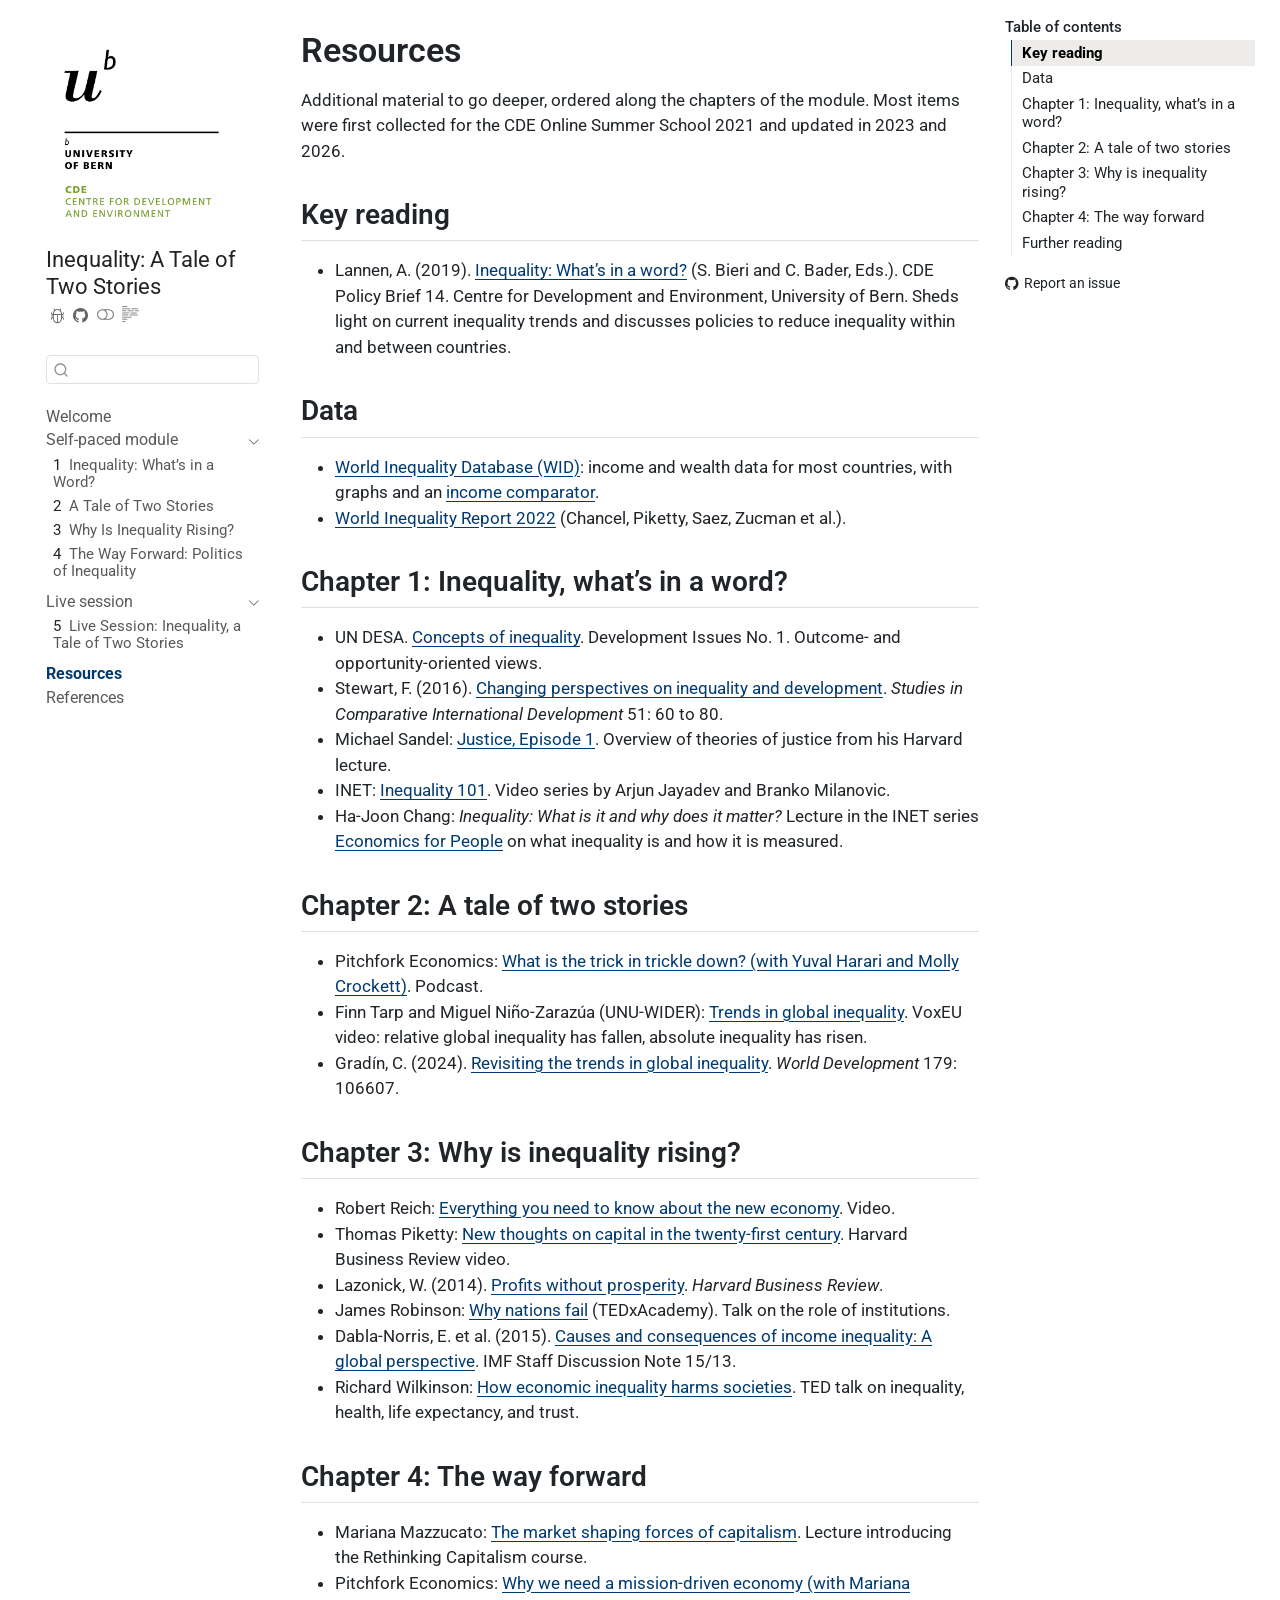
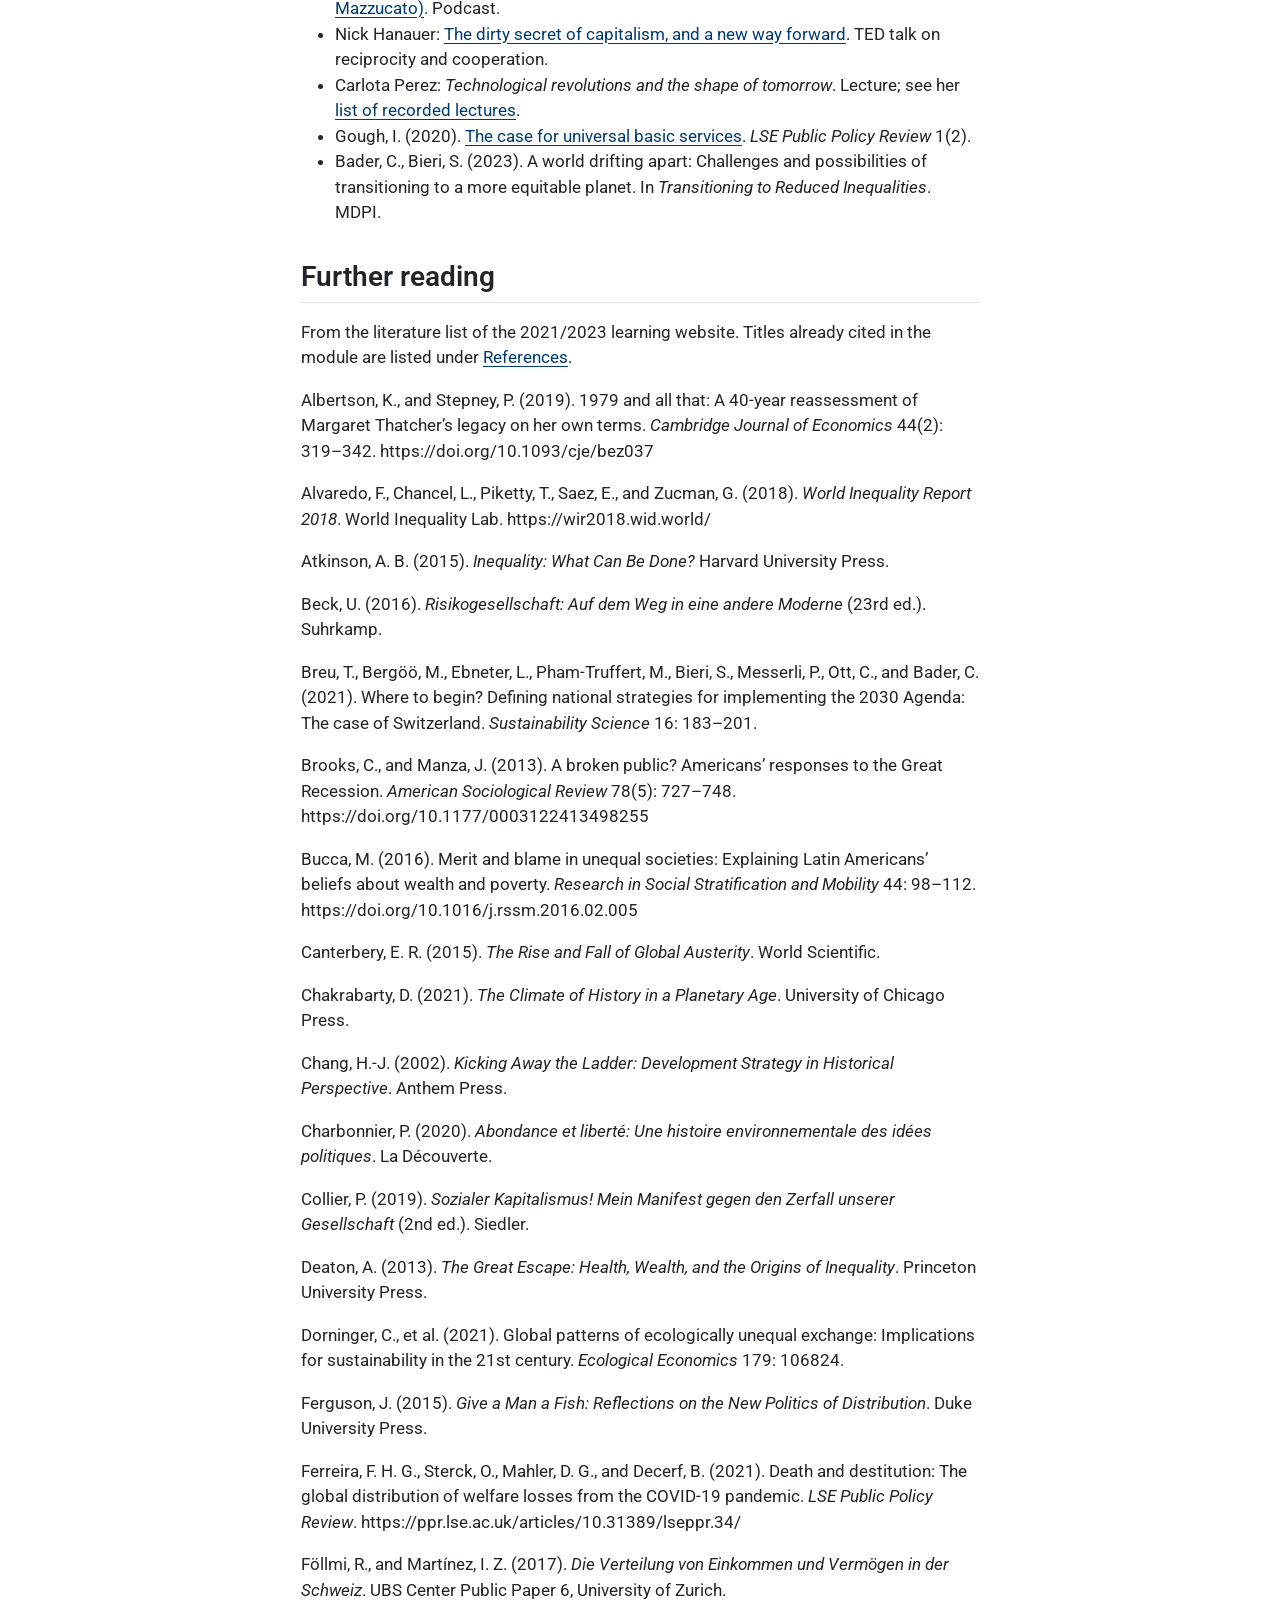
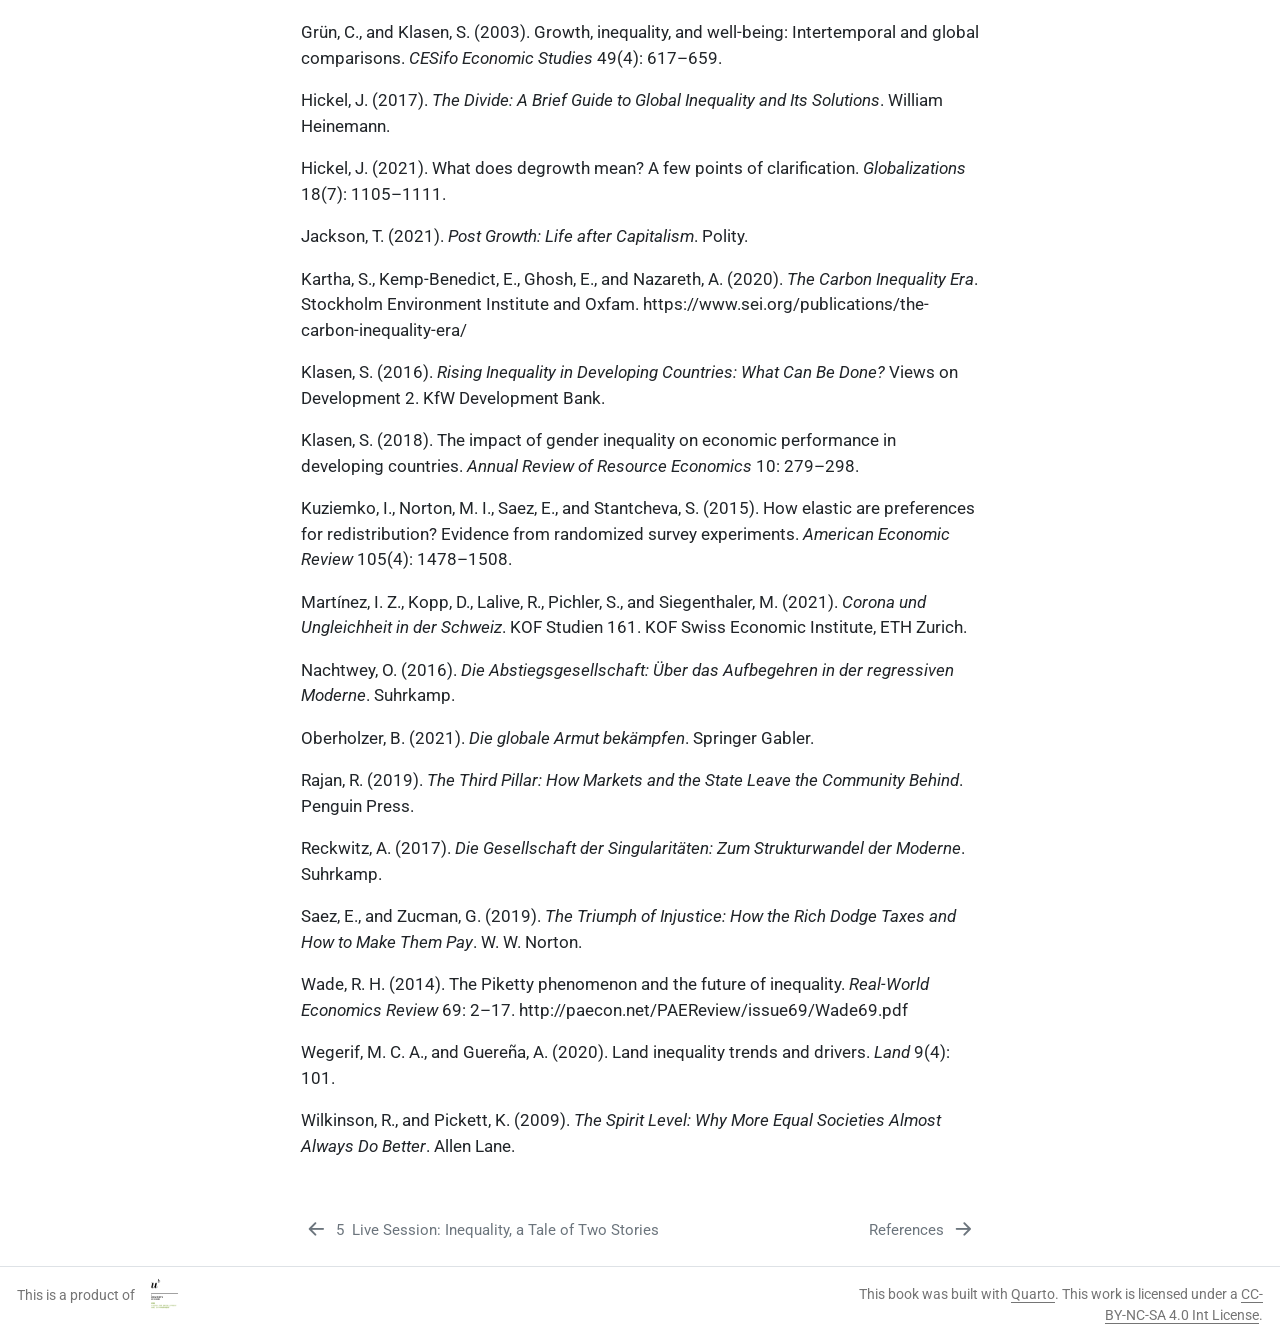
<file: docs/resources.html>
<!DOCTYPE html>
<html xmlns="http://www.w3.org/1999/xhtml" lang="en" xml:lang="en"><head>

<meta charset="utf-8">
<meta name="generator" content="quarto-1.10.18">

<meta name="viewport" content="width=device-width, initial-scale=1.0, user-scalable=yes">


<title>Resources – Inequality: A Tale of Two Stories</title>
<style>
/* Default styles provided by pandoc.
** See https://pandoc.org/MANUAL.html#variables-for-html for config info.
*/
span.smallcaps{font-variant: small-caps;}
div.columns{display: flex; gap: 1.5em;}
div.column{flex: auto;}
@media screen {
div.columns{gap: min(4vw, 1.5em);}
div.column{overflow-x: auto;}
}
div.hanging-indent{margin-left: 1.5em; text-indent: -1.5em;}
ul.task-list{list-style: none;}
ul.task-list li input[type="checkbox"] {
  width: 0.8em;
  margin: 0 0.8em 0.2em -1em; /* quarto-specific, see https://github.com/quarto-dev/quarto-cli/issues/4556 */ 
  vertical-align: middle;
}
</style>


<script src="site_libs/quarto-nav/quarto-nav.js"></script>
<script src="site_libs/quarto-nav/headroom.min.js"></script>
<script src="site_libs/clipboard/clipboard.min.js"></script>
<script src="site_libs/quarto-search/autocomplete.umd.js"></script>
<script src="site_libs/quarto-search/fuse.min.js"></script>
<script src="site_libs/quarto-search/quarto-search.js"></script>
<meta name="quarto:offset" content="./">
<link href="./references.html" rel="next">
<link href="./winter-school/session.html" rel="prev">
<link href="./images/cdelogo_e.png" rel="icon" type="image/png">
<script src="site_libs/quarto-html/quarto.js" type="module"></script>
<script src="site_libs/quarto-html/tabsets/tabsets.js" type="module"></script>
<script src="site_libs/quarto-html/popper.min.js"></script>
<script src="site_libs/quarto-html/tippy.umd.min.js"></script>
<script src="site_libs/quarto-html/anchor.min.js"></script>
<link href="site_libs/quarto-html/tippy.css" rel="stylesheet">
<link href="site_libs/quarto-html/quarto-syntax-highlighting-64a204ab8560d761af7679ceaba22944.css" rel="stylesheet" class="quarto-color-scheme" id="quarto-text-highlighting-styles">
<link href="site_libs/quarto-html/quarto-syntax-highlighting-dark-b85bc7c33db8c58e0ec93c3465666fed.css" rel="stylesheet" class="quarto-color-scheme quarto-color-alternate" id="quarto-text-highlighting-styles">
<link href="site_libs/quarto-html/quarto-syntax-highlighting-64a204ab8560d761af7679ceaba22944.css" rel="stylesheet" class="quarto-color-scheme-extra" id="quarto-text-highlighting-styles">
<script src="site_libs/bootstrap/bootstrap.min.js"></script>
<link href="site_libs/bootstrap/bootstrap-icons.css" rel="stylesheet">
<link href="site_libs/bootstrap/bootstrap-6615afe55493702f5cd21ee97243c9b5.min.css" rel="stylesheet" append-hash="true" class="quarto-color-scheme" id="quarto-bootstrap" data-mode="light">
<link href="site_libs/bootstrap/bootstrap-dark-7a71dccf7913d4dcf1cbe071b9ef3f19.min.css" rel="stylesheet" append-hash="true" class="quarto-color-scheme quarto-color-alternate" id="quarto-bootstrap" data-mode="dark">
<link href="site_libs/bootstrap/bootstrap-6615afe55493702f5cd21ee97243c9b5.min.css" rel="stylesheet" append-hash="true" class="quarto-color-scheme-extra" id="quarto-bootstrap" data-mode="light">
<script id="quarto-search-options" type="application/json">{
  "location": "sidebar",
  "copy-button": false,
  "collapse-after": 3,
  "panel-placement": "start",
  "type": "textbox",
  "limit": 50,
  "keyboard-shortcut": [
    "f",
    "/",
    "s"
  ],
  "show-item-context": false,
  "language": {
    "search-no-results-text": "No results",
    "search-matching-documents-text": "matching documents",
    "search-copy-link-title": "Copy link to search",
    "search-hide-matches-text": "Hide additional matches",
    "search-more-match-text": "more match in this document",
    "search-more-matches-text": "more matches in this document",
    "search-clear-button-title": "Clear",
    "search-text-placeholder": "",
    "search-detached-cancel-button-title": "Cancel",
    "search-submit-button-title": "Submit",
    "search-label": "Search"
  }
}</script>
<link rel="preconnect" href="https://fonts.googleapis.com">
<link rel="preconnect" href="https://fonts.gstatic.com" crossorigin="">
<link href="https://fonts.googleapis.com/css2?family=Roboto:ital,wght@0,400;0,700;1,400;1,700&amp;family=Fira+Code:wght@400;500&amp;display=swap" rel="stylesheet">


<link rel="stylesheet" href="webex.css">
</head>

<body class="nav-sidebar floating quarto-light"><script id="quarto-html-before-body" type="application/javascript">
    const toggleBodyColorMode = (bsSheetEl) => {
      const mode = bsSheetEl.getAttribute("data-mode");
      const bodyEl = window.document.querySelector("body");
      if (mode === "dark") {
        bodyEl.classList.add("quarto-dark");
        bodyEl.classList.remove("quarto-light");
      } else {
        bodyEl.classList.add("quarto-light");
        bodyEl.classList.remove("quarto-dark");
      }
    }
    const toggleBodyColorPrimary = () => {
      const bsSheetEl = window.document.querySelector("link#quarto-bootstrap:not([rel=disabled-stylesheet])");
      if (bsSheetEl) {
        toggleBodyColorMode(bsSheetEl);
      }
    }
    const setColorSchemeToggle = (alternate) => {
      const toggles = window.document.querySelectorAll('.quarto-color-scheme-toggle');
      for (let i=0; i < toggles.length; i++) {
        const toggle = toggles[i];
        if (toggle) {
          if (alternate) {
            toggle.classList.add("alternate");
          } else {
            toggle.classList.remove("alternate");
          }
        }
      }
    };
    const toggleColorMode = (alternate) => {
      // Switch the stylesheets
      const primaryStylesheets = window.document.querySelectorAll('link.quarto-color-scheme:not(.quarto-color-alternate)');
      const alternateStylesheets = window.document.querySelectorAll('link.quarto-color-scheme.quarto-color-alternate');
      manageTransitions('#quarto-margin-sidebar .nav-link', false);
      if (alternate) {
        // note: dark is layered on light, we don't disable primary!
        enableStylesheet(alternateStylesheets);
        for (const sheetNode of alternateStylesheets) {
          if (sheetNode.id === "quarto-bootstrap") {
            toggleBodyColorMode(sheetNode);
          }
        }
      } else {
        disableStylesheet(alternateStylesheets);
        enableStylesheet(primaryStylesheets)
        toggleBodyColorPrimary();
      }
      manageTransitions('#quarto-margin-sidebar .nav-link', true);
      // Switch the toggles
      setColorSchemeToggle(alternate)
      // Hack to workaround the fact that safari doesn't
      // properly recolor the scrollbar when toggling (#1455)
      if (navigator.userAgent.indexOf('Safari') > 0 && navigator.userAgent.indexOf('Chrome') == -1) {
        manageTransitions("body", false);
        window.scrollTo(0, 1);
        setTimeout(() => {
          window.scrollTo(0, 0);
          manageTransitions("body", true);
        }, 40);
      }
    }
    const disableStylesheet = (stylesheets) => {
      for (let i=0; i < stylesheets.length; i++) {
        const stylesheet = stylesheets[i];
        stylesheet.rel = 'disabled-stylesheet';
      }
    }
    const enableStylesheet = (stylesheets) => {
      for (let i=0; i < stylesheets.length; i++) {
        const stylesheet = stylesheets[i];
        if(stylesheet.rel !== 'stylesheet') { // for Chrome, which will still FOUC without this check
          stylesheet.rel = 'stylesheet';
        }
      }
    }
    const manageTransitions = (selector, allowTransitions) => {
      const els = window.document.querySelectorAll(selector);
      for (let i=0; i < els.length; i++) {
        const el = els[i];
        if (allowTransitions) {
          el.classList.remove('notransition');
        } else {
          el.classList.add('notransition');
        }
      }
    }
    const isFileUrl = () => {
      return window.location.protocol === 'file:';
    }
    const hasAlternateSentinel = () => {
      let styleSentinel = getColorSchemeSentinel();
      if (styleSentinel !== null) {
        return styleSentinel === "alternate";
      } else {
        return false;
      }
    }
    const setStyleSentinel = (alternate) => {
      const value = alternate ? "alternate" : "default";
      if (!isFileUrl()) {
        window.localStorage.setItem("quarto-color-scheme", value);
      } else {
        localAlternateSentinel = value;
      }
    }
    const getColorSchemeSentinel = () => {
      if (!isFileUrl()) {
        const storageValue = window.localStorage.getItem("quarto-color-scheme");
        return storageValue != null ? storageValue : localAlternateSentinel;
      } else {
        return localAlternateSentinel;
      }
    }
    const toggleGiscusIfUsed = (isAlternate, darkModeDefault) => {
      const baseTheme = document.querySelector('#giscus-base-theme')?.value ?? 'light';
      const alternateTheme = document.querySelector('#giscus-alt-theme')?.value ?? 'dark';
      let newTheme = '';
      if(authorPrefersDark) {
        newTheme = isAlternate ? baseTheme : alternateTheme;
      } else {
        newTheme = isAlternate ? alternateTheme : baseTheme;
      }
      const changeGiscusTheme = () => {
        // From: https://github.com/giscus/giscus/issues/336
        const sendMessage = (message) => {
          const iframe = document.querySelector('iframe.giscus-frame');
          if (!iframe) return;
          iframe.contentWindow.postMessage({ giscus: message }, 'https://giscus.app');
        }
        sendMessage({
          setConfig: {
            theme: newTheme
          }
        });
      }
      const isGiscussLoaded = window.document.querySelector('iframe.giscus-frame') !== null;
      if (isGiscussLoaded) {
        changeGiscusTheme();
      }
    };
    const authorPrefersDark = false;
    const darkModeDefault = authorPrefersDark;
      document.querySelector('link#quarto-text-highlighting-styles.quarto-color-scheme-extra').rel = 'disabled-stylesheet';
      document.querySelector('link#quarto-bootstrap.quarto-color-scheme-extra').rel = 'disabled-stylesheet';
    let localAlternateSentinel = darkModeDefault ? 'alternate' : 'default';
    // Dark / light mode switch
    window.quartoToggleColorScheme = () => {
      // Read the current dark / light value
      let toAlternate = !hasAlternateSentinel();
      toggleColorMode(toAlternate);
      setStyleSentinel(toAlternate);
      toggleGiscusIfUsed(toAlternate, darkModeDefault);
      window.dispatchEvent(new Event('resize'));
    };
    // Switch to dark mode if need be
    if (hasAlternateSentinel()) {
      toggleColorMode(true);
    } else {
      toggleColorMode(false);
    }
  </script>

<div id="quarto-search-results"></div>
  <header id="quarto-header" class="headroom fixed-top">
  <nav class="quarto-secondary-nav">
    <div class="container-fluid d-flex">
      <button type="button" class="quarto-btn-toggle btn" data-bs-toggle="collapse" role="button" data-bs-target=".quarto-sidebar-collapse-item" aria-controls="quarto-sidebar" aria-expanded="false" aria-label="Toggle sidebar navigation" onclick="if (window.quartoToggleHeadroom) { window.quartoToggleHeadroom(); }">
        <i class="bi bi-layout-text-sidebar-reverse"></i>
      </button>
        <nav class="quarto-page-breadcrumbs" aria-label="breadcrumb"><ol class="breadcrumb"><li class="breadcrumb-item"><a href="./resources.html">Resources</a></li></ol></nav>
        <a class="flex-grow-1" role="navigation" data-bs-toggle="collapse" data-bs-target=".quarto-sidebar-collapse-item" aria-controls="quarto-sidebar" aria-expanded="false" aria-label="Toggle sidebar navigation" onclick="if (window.quartoToggleHeadroom) { window.quartoToggleHeadroom(); }">      
        </a>
      <button type="button" class="btn quarto-search-button" aria-label="Search" onclick="window.quartoOpenSearch();">
        <i class="bi bi-search"></i>
      </button>
    </div>
  </nav>
</header>
<!-- content -->
<div id="quarto-content" class="quarto-container page-columns page-rows-contents page-layout-article">
<!-- sidebar -->
  <nav id="quarto-sidebar" class="sidebar collapse collapse-horizontal quarto-sidebar-collapse-item sidebar-navigation floating overflow-auto">
    <div class="pt-lg-2 mt-2 text-left sidebar-header sidebar-header-stacked">
      <a href="./index.html" class="sidebar-logo-link">
      <img src="./images/cdelogo_e.png" alt="" class="sidebar-logo light-content py-0 d-lg-inline d-none">
      <img src="./images/cdelogo_e.png" alt="" class="sidebar-logo dark-content py-0 d-lg-inline d-none">
      </a>
    <div class="sidebar-title mb-0 py-0">
      <a href="./">Inequality: A Tale of Two Stories</a> 
        <div class="sidebar-tools-main tools-wide">
    <a href="https://github.com/CDEteaching/inequality/issues/new" title="Report issue" class="quarto-navigation-tool px-1" aria-label="Report issue"><i class="bi bi-bug"></i></a>
    <a href="https://github.com/CDEteaching/inequality" title="Source Code" class="quarto-navigation-tool px-1" aria-label="Source Code"><i class="bi bi-github"></i></a>
  <a href="" class="quarto-color-scheme-toggle quarto-navigation-tool  px-1" onclick="window.quartoToggleColorScheme(); return false;" title="Toggle dark mode"><i class="bi"></i></a>
  <a href="" class="quarto-reader-toggle quarto-navigation-tool px-1" onclick="window.quartoToggleReader(); return false;" title="Toggle reader mode">
  <div class="quarto-reader-toggle-btn">
  <i class="bi"></i>
  </div>
</a>
</div>
    </div>
      </div>
        <div class="mt-2 flex-shrink-0 align-items-center">
        <div class="sidebar-search">
        <div id="quarto-search" class="" title="Search"></div>
        </div>
        </div>
    <div class="sidebar-menu-container"> 
    <ul class="list-unstyled mt-1">
        <li class="sidebar-item">
  <div class="sidebar-item-container"> 
  <a href="./index.html" class="sidebar-item-text sidebar-link">
 <span class="menu-text">Welcome</span></a>
  </div>
</li>
        <li class="sidebar-item sidebar-item-section">
      <div class="sidebar-item-container"> 
            <a class="sidebar-item-text sidebar-link text-start" data-bs-toggle="collapse" data-bs-target="#quarto-sidebar-section-1" role="navigation" aria-expanded="true">
 <span class="menu-text">Self-paced module</span></a>
          <a class="sidebar-item-toggle text-start" data-bs-toggle="collapse" data-bs-target="#quarto-sidebar-section-1" role="navigation" aria-expanded="true" aria-label="Toggle section">
            <i class="bi bi-chevron-right ms-2"></i>
          </a> 
      </div>
      <ul id="quarto-sidebar-section-1" class="collapse list-unstyled sidebar-section depth1 show">  
          <li class="sidebar-item">
  <div class="sidebar-item-container"> 
  <a href="./01_whats-in-a-word/1_chapter.html" class="sidebar-item-text sidebar-link">
 <span class="menu-text"><span class="chapter-number">1</span>&nbsp; <span class="chapter-title">Inequality: What’s in a Word?</span></span></a>
  </div>
</li>
          <li class="sidebar-item">
  <div class="sidebar-item-container"> 
  <a href="./02_tale-of-two-stories/2_chapter.html" class="sidebar-item-text sidebar-link">
 <span class="menu-text"><span class="chapter-number">2</span>&nbsp; <span class="chapter-title">A Tale of Two Stories</span></span></a>
  </div>
</li>
          <li class="sidebar-item">
  <div class="sidebar-item-container"> 
  <a href="./03_why-rising/3_chapter.html" class="sidebar-item-text sidebar-link">
 <span class="menu-text"><span class="chapter-number">3</span>&nbsp; <span class="chapter-title">Why Is Inequality Rising?</span></span></a>
  </div>
</li>
          <li class="sidebar-item">
  <div class="sidebar-item-container"> 
  <a href="./04_way-forward/4_chapter.html" class="sidebar-item-text sidebar-link">
 <span class="menu-text"><span class="chapter-number">4</span>&nbsp; <span class="chapter-title">The Way Forward: Politics of Inequality</span></span></a>
  </div>
</li>
      </ul>
  </li>
        <li class="sidebar-item sidebar-item-section">
      <div class="sidebar-item-container"> 
            <a class="sidebar-item-text sidebar-link text-start" data-bs-toggle="collapse" data-bs-target="#quarto-sidebar-section-2" role="navigation" aria-expanded="true">
 <span class="menu-text">Live session</span></a>
          <a class="sidebar-item-toggle text-start" data-bs-toggle="collapse" data-bs-target="#quarto-sidebar-section-2" role="navigation" aria-expanded="true" aria-label="Toggle section">
            <i class="bi bi-chevron-right ms-2"></i>
          </a> 
      </div>
      <ul id="quarto-sidebar-section-2" class="collapse list-unstyled sidebar-section depth1 show">  
          <li class="sidebar-item">
  <div class="sidebar-item-container"> 
  <a href="./winter-school/session.html" class="sidebar-item-text sidebar-link">
 <span class="menu-text"><span class="chapter-number">5</span>&nbsp; <span class="chapter-title">Live Session: Inequality, a Tale of Two Stories</span></span></a>
  </div>
</li>
      </ul>
  </li>
        <li class="sidebar-item">
  <div class="sidebar-item-container"> 
  <a href="./resources.html" class="sidebar-item-text sidebar-link active">
 <span class="menu-text">Resources</span></a>
  </div>
</li>
        <li class="sidebar-item">
  <div class="sidebar-item-container"> 
  <a href="./references.html" class="sidebar-item-text sidebar-link">
 <span class="menu-text">References</span></a>
  </div>
</li>
    </ul>
    </div>
</nav>
<div id="quarto-sidebar-glass" class="quarto-sidebar-collapse-item" data-bs-toggle="collapse" data-bs-target=".quarto-sidebar-collapse-item"></div>
<!-- margin-sidebar -->
    <div id="quarto-margin-sidebar" class="sidebar margin-sidebar">
        <nav id="TOC" role="doc-toc" class="toc-active">
    <h2 id="toc-title">Table of contents</h2>
   
  <ul>
  <li><a href="#key-reading" id="toc-key-reading" class="nav-link active" data-scroll-target="#key-reading">Key reading</a></li>
  <li><a href="#data" id="toc-data" class="nav-link" data-scroll-target="#data">Data</a></li>
  <li><a href="#chapter-1-inequality-whats-in-a-word" id="toc-chapter-1-inequality-whats-in-a-word" class="nav-link" data-scroll-target="#chapter-1-inequality-whats-in-a-word">Chapter 1: Inequality, what’s in a word?</a></li>
  <li><a href="#chapter-2-a-tale-of-two-stories" id="toc-chapter-2-a-tale-of-two-stories" class="nav-link" data-scroll-target="#chapter-2-a-tale-of-two-stories">Chapter 2: A tale of two stories</a></li>
  <li><a href="#chapter-3-why-is-inequality-rising" id="toc-chapter-3-why-is-inequality-rising" class="nav-link" data-scroll-target="#chapter-3-why-is-inequality-rising">Chapter 3: Why is inequality rising?</a></li>
  <li><a href="#chapter-4-the-way-forward" id="toc-chapter-4-the-way-forward" class="nav-link" data-scroll-target="#chapter-4-the-way-forward">Chapter 4: The way forward</a></li>
  <li><a href="#further-reading" id="toc-further-reading" class="nav-link" data-scroll-target="#further-reading">Further reading</a></li>
  </ul>
<div class="toc-actions"><ul><li><a href="https://github.com/CDEteaching/inequality/issues/new" class="toc-action"><i class="bi bi-github"></i>Report an issue</a></li></ul></div></nav>
    </div>
<!-- main -->
<main class="content" id="quarto-document-content">


<header id="title-block-header" class="quarto-title-block default">
<div class="quarto-title">
<h1 class="title">Resources</h1>
</div>



<div class="quarto-title-meta">

    
  
    
  </div>
  


</header>


<p>Additional material to go deeper, ordered along the chapters of the module. Most items were first collected for the CDE Online Summer School 2021 and updated in 2023 and 2026.</p>
<section id="key-reading" class="level2">
<h2 class="anchored" data-anchor-id="key-reading">Key reading</h2>
<ul>
<li>Lannen, A. (2019). <a href="https://boris.unibe.ch/130698/">Inequality: What’s in a word?</a> (S. Bieri and C. Bader, Eds.). CDE Policy Brief 14. Centre for Development and Environment, University of Bern. Sheds light on current inequality trends and discusses policies to reduce inequality within and between countries.</li>
</ul>
</section>
<section id="data" class="level2">
<h2 class="anchored" data-anchor-id="data">Data</h2>
<ul>
<li><a href="https://wid.world/">World Inequality Database (WID)</a>: income and wealth data for most countries, with graphs and an <a href="https://wid.world/income-comparator/">income comparator</a>.</li>
<li><a href="https://wir2022.wid.world/">World Inequality Report 2022</a> (Chancel, Piketty, Saez, Zucman et al.).</li>
</ul>
</section>
<section id="chapter-1-inequality-whats-in-a-word" class="level2">
<h2 class="anchored" data-anchor-id="chapter-1-inequality-whats-in-a-word">Chapter 1: Inequality, what’s in a word?</h2>
<ul>
<li>UN DESA. <a href="https://www.un.org/en/development/desa/policy/wess/wess_dev_issues/dsp_policy_01.pdf">Concepts of inequality</a>. Development Issues No.&nbsp;1. Outcome- and opportunity-oriented views.</li>
<li>Stewart, F. (2016). <a href="https://link.springer.com/content/pdf/10.1007/s12116-016-9222-x.pdf">Changing perspectives on inequality and development</a>. <em>Studies in Comparative International Development</em> 51: 60 to 80.</li>
<li>Michael Sandel: <a href="https://www.youtube.com/watch?v=kBdfcR-8hEY">Justice, Episode 1</a>. Overview of theories of justice from his Harvard lecture.</li>
<li>INET: <a href="https://www.ineteconomics.org/perspectives/videos/inequality-101">Inequality 101</a>. Video series by Arjun Jayadev and Branko Milanovic.</li>
<li>Ha-Joon Chang: <em>Inequality: What is it and why does it matter?</em> Lecture in the INET series <a href="https://www.ineteconomics.org/perspectives/videos/economics-for-people">Economics for People</a> on what inequality is and how it is measured.</li>
</ul>
</section>
<section id="chapter-2-a-tale-of-two-stories" class="level2">
<h2 class="anchored" data-anchor-id="chapter-2-a-tale-of-two-stories">Chapter 2: A tale of two stories</h2>
<ul>
<li>Pitchfork Economics: <a href="https://pitchforkeconomics.com/episode/what-is-the-trick-in-trickle-down/">What is the trick in trickle down? (with Yuval Harari and Molly Crockett)</a>. Podcast.</li>
<li>Finn Tarp and Miguel Niño-Zarazúa (UNU-WIDER): <a href="https://cepr.org/voxeu/video/trends-global-inequality">Trends in global inequality</a>. VoxEU video: relative global inequality has fallen, absolute inequality has risen.</li>
<li>Gradín, C. (2024). <a href="https://doi.org/10.1016/j.worlddev.2024.106607">Revisiting the trends in global inequality</a>. <em>World Development</em> 179: 106607.</li>
</ul>
</section>
<section id="chapter-3-why-is-inequality-rising" class="level2">
<h2 class="anchored" data-anchor-id="chapter-3-why-is-inequality-rising">Chapter 3: Why is inequality rising?</h2>
<ul>
<li>Robert Reich: <a href="https://www.youtube.com/watch?v=fMmH_2EYohQ">Everything you need to know about the new economy</a>. Video.</li>
<li>Thomas Piketty: <a href="https://hbr.org/video/embed/4102770682001">New thoughts on capital in the twenty-first century</a>. Harvard Business Review video.</li>
<li>Lazonick, W. (2014). <a href="https://hbr.org/2014/09/profits-without-prosperity">Profits without prosperity</a>. <em>Harvard Business Review</em>.</li>
<li>James Robinson: <a href="https://www.youtube.com/watch?v=btMLcRC36m0">Why nations fail</a> (TEDxAcademy). Talk on the role of institutions.</li>
<li>Dabla-Norris, E. et al.&nbsp;(2015). <a href="https://www.imf.org/external/pubs/ft/sdn/2015/sdn1513.pdf">Causes and consequences of income inequality: A global perspective</a>. IMF Staff Discussion Note 15/13.</li>
<li>Richard Wilkinson: <a href="https://www.ted.com/talks/richard_wilkinson">How economic inequality harms societies</a>. TED talk on inequality, health, life expectancy, and trust.</li>
</ul>
</section>
<section id="chapter-4-the-way-forward" class="level2">
<h2 class="anchored" data-anchor-id="chapter-4-the-way-forward">Chapter 4: The way forward</h2>
<ul>
<li>Mariana Mazzucato: <a href="https://www.youtube.com/watch?v=qSt5suImn78">The market shaping forces of capitalism</a>. Lecture introducing the Rethinking Capitalism course.</li>
<li>Pitchfork Economics: <a href="https://podcasts.apple.com/it/podcast/mission-economy-with-mariana-mazzucato/id1445901378?i=1000574743165">Why we need a mission-driven economy (with Mariana Mazzucato)</a>. Podcast.</li>
<li>Nick Hanauer: <a href="https://www.ted.com/talks/nick_hanauer_the_dirty_secret_of_capitalism_and_a_new_way_forward">The dirty secret of capitalism, and a new way forward</a>. TED talk on reciprocity and cooperation.</li>
<li>Carlota Perez: <em>Technological revolutions and the shape of tomorrow</em>. Lecture; see her <a href="https://carlotaperez.org/videos-of-lectures-and-panels">list of recorded lectures</a>.</li>
<li>Gough, I. (2020). <a href="https://doi.org/10.31389/lseppr.12">The case for universal basic services</a>. <em>LSE Public Policy Review</em> 1(2).</li>
<li>Bader, C., Bieri, S. (2023). A world drifting apart: Challenges and possibilities of transitioning to a more equitable planet. In <em>Transitioning to Reduced Inequalities</em>. MDPI.</li>
</ul>
</section>
<section id="further-reading" class="level2">
<h2 class="anchored" data-anchor-id="further-reading">Further reading</h2>
<p>From the literature list of the 2021/2023 learning website. Titles already cited in the module are listed under <a href="./references.html">References</a>.</p>
<p>Albertson, K., and Stepney, P. (2019). 1979 and all that: A 40-year reassessment of Margaret Thatcher’s legacy on her own terms. <em>Cambridge Journal of Economics</em> 44(2): 319–342. https://doi.org/10.1093/cje/bez037</p>
<p>Alvaredo, F., Chancel, L., Piketty, T., Saez, E., and Zucman, G. (2018). <em>World Inequality Report 2018</em>. World Inequality Lab. https://wir2018.wid.world/</p>
<p>Atkinson, A. B. (2015). <em>Inequality: What Can Be Done?</em> Harvard University Press.</p>
<p>Beck, U. (2016). <em>Risikogesellschaft: Auf dem Weg in eine andere Moderne</em> (23rd ed.). Suhrkamp.</p>
<p>Breu, T., Bergöö, M., Ebneter, L., Pham-Truffert, M., Bieri, S., Messerli, P., Ott, C., and Bader, C. (2021). Where to begin? Defining national strategies for implementing the 2030 Agenda: The case of Switzerland. <em>Sustainability Science</em> 16: 183–201.</p>
<p>Brooks, C., and Manza, J. (2013). A broken public? Americans’ responses to the Great Recession. <em>American Sociological Review</em> 78(5): 727–748. https://doi.org/10.1177/0003122413498255</p>
<p>Bucca, M. (2016). Merit and blame in unequal societies: Explaining Latin Americans’ beliefs about wealth and poverty. <em>Research in Social Stratification and Mobility</em> 44: 98–112. https://doi.org/10.1016/j.rssm.2016.02.005</p>
<p>Canterbery, E. R. (2015). <em>The Rise and Fall of Global Austerity</em>. World Scientific.</p>
<p>Chakrabarty, D. (2021). <em>The Climate of History in a Planetary Age</em>. University of Chicago Press.</p>
<p>Chang, H.-J. (2002). <em>Kicking Away the Ladder: Development Strategy in Historical Perspective</em>. Anthem Press.</p>
<p>Charbonnier, P. (2020). <em>Abondance et liberté: Une histoire environnementale des idées politiques</em>. La Découverte.</p>
<p>Collier, P. (2019). <em>Sozialer Kapitalismus! Mein Manifest gegen den Zerfall unserer Gesellschaft</em> (2nd ed.). Siedler.</p>
<p>Deaton, A. (2013). <em>The Great Escape: Health, Wealth, and the Origins of Inequality</em>. Princeton University Press.</p>
<p>Dorninger, C., et al.&nbsp;(2021). Global patterns of ecologically unequal exchange: Implications for sustainability in the 21st century. <em>Ecological Economics</em> 179: 106824.</p>
<p>Ferguson, J. (2015). <em>Give a Man a Fish: Reflections on the New Politics of Distribution</em>. Duke University Press.</p>
<p>Ferreira, F. H. G., Sterck, O., Mahler, D. G., and Decerf, B. (2021). Death and destitution: The global distribution of welfare losses from the COVID-19 pandemic. <em>LSE Public Policy Review</em>. https://ppr.lse.ac.uk/articles/10.31389/lseppr.34/</p>
<p>Föllmi, R., and Martínez, I. Z. (2017). <em>Die Verteilung von Einkommen und Vermögen in der Schweiz</em>. UBS Center Public Paper 6, University of Zurich.</p>
<p>Grün, C., and Klasen, S. (2003). Growth, inequality, and well-being: Intertemporal and global comparisons. <em>CESifo Economic Studies</em> 49(4): 617–659.</p>
<p>Hickel, J. (2017). <em>The Divide: A Brief Guide to Global Inequality and Its Solutions</em>. William Heinemann.</p>
<p>Hickel, J. (2021). What does degrowth mean? A few points of clarification. <em>Globalizations</em> 18(7): 1105–1111.</p>
<p>Jackson, T. (2021). <em>Post Growth: Life after Capitalism</em>. Polity.</p>
<p>Kartha, S., Kemp-Benedict, E., Ghosh, E., and Nazareth, A. (2020). <em>The Carbon Inequality Era</em>. Stockholm Environment Institute and Oxfam. https://www.sei.org/publications/the-carbon-inequality-era/</p>
<p>Klasen, S. (2016). <em>Rising Inequality in Developing Countries: What Can Be Done?</em> Views on Development 2. KfW Development Bank.</p>
<p>Klasen, S. (2018). The impact of gender inequality on economic performance in developing countries. <em>Annual Review of Resource Economics</em> 10: 279–298.</p>
<p>Kuziemko, I., Norton, M. I., Saez, E., and Stantcheva, S. (2015). How elastic are preferences for redistribution? Evidence from randomized survey experiments. <em>American Economic Review</em> 105(4): 1478–1508.</p>
<p>Martínez, I. Z., Kopp, D., Lalive, R., Pichler, S., and Siegenthaler, M. (2021). <em>Corona und Ungleichheit in der Schweiz</em>. KOF Studien 161. KOF Swiss Economic Institute, ETH Zurich.</p>
<p>Nachtwey, O. (2016). <em>Die Abstiegsgesellschaft: Über das Aufbegehren in der regressiven Moderne</em>. Suhrkamp.</p>
<p>Oberholzer, B. (2021). <em>Die globale Armut bekämpfen</em>. Springer Gabler.</p>
<p>Rajan, R. (2019). <em>The Third Pillar: How Markets and the State Leave the Community Behind</em>. Penguin Press.</p>
<p>Reckwitz, A. (2017). <em>Die Gesellschaft der Singularitäten: Zum Strukturwandel der Moderne</em>. Suhrkamp.</p>
<p>Saez, E., and Zucman, G. (2019). <em>The Triumph of Injustice: How the Rich Dodge Taxes and How to Make Them Pay</em>. W. W. Norton.</p>
<p>Wade, R. H. (2014). The Piketty phenomenon and the future of inequality. <em>Real-World Economics Review</em> 69: 2–17. http://paecon.net/PAEReview/issue69/Wade69.pdf</p>
<p>Wegerif, M. C. A., and Guereña, A. (2020). Land inequality trends and drivers. <em>Land</em> 9(4): 101.</p>
<p>Wilkinson, R., and Pickett, K. (2009). <em>The Spirit Level: Why More Equal Societies Almost Always Do Better</em>. Allen Lane.</p>


</section>

</main> <!-- /main -->
<script>



/* definition of content for the buttons */

const webex_buttons = {check_hidden:          "<b>&check;</b>",

                       check_hidden_alt:      "Check answer",

                       check_shown:           "<b>&lsh;</b>",

                       check_shown_alt:       "Hide check",

                       check_of_total:        "/",

                       solution:              "<b>&quest;</b>",

                       solution_alt:          "Correct solution",

                       question_next:         "<b>&#8634;</b>",

                       question_next_alt:     "Next question",

                       question_previous:     "",

                       question_previous_alt: ""}





/* update total correct if #webex-total_correct exists */

update_total_correct = function() {

  console.log("webex: update total_correct");



  document.querySelectorAll(".webex-total_correct").forEach(total => {

    p = total.closest(".webex-box");

    var correct = p.getElementsByClassName("webex-correct").length;

    var solvemes = p.getElementsByClassName("webex-solveme").length;

    var radiogroups = p.getElementsByClassName("webex-radiogroup").length;

    var selects = p.getElementsByClassName("webex-select").length;

    /* no specific class on input node, thus searching via query selector */

    var checkboxgroups = p.querySelectorAll("div[class=webex-checkboxgroup] input[type=checkbox]").length



    /* show number of correct / total number of answers */

    total.innerHTML = correct + "&nbsp;" + webex_buttons.check_of_total + "&nbsp;" + (solvemes + radiogroups + checkboxgroups + selects);

  });

}



/* check answers */

check_func = function() {

  console.log("webex: check answer");



  //var cl = elem.parentElement.classList;

  var cl = this.closest(".webex-box").classList;

  if (cl.contains("unchecked")) {

    cl.remove("unchecked");

    this.innerHTML = webex_buttons.check_shown; //"Hide check";

    if (webex_buttons.check_shown_alt.length > 0) this.setAttribute("title", webex_buttons.check_shown_alt);

  } else {

    cl.add("unchecked");

    this.innerHTML = webex_buttons.check_hidden; //"Check answer";

    if (webex_buttons.check_hidden_alt.length > 0) this.setAttribute("title", webex_buttons.check_hidden_alt);

  }

}



/* helper functions for checking the webex ID */

const id_checker = {"fmt": new RegExp("[g-zG-Z]"),

                    "load": function(e) { return e.getAttribute("id").match("(?<=(-)).*$")[0]; },

                    "eval": new TextEncoder(),

                    "dval": new TextDecoder()}



/* Show/hide correct solution */

solution_func = function() {

  console.log("webex: show/hide solution");



  var div = this.closest(".webex-question").querySelector(".webex-solution");

  var cl = div.classList;



  if (cl.contains("visible")) {

    cl.remove("visible");

  } else {

    cl.add("visible");

  }

}



/* function to check if the real answer is numeric */

convert_to_numeric = function(x) {

  if (typeof x == "string") {

    /* do nothing */

  } else if (x.length == 1) {

    /* take first element */

    x = x[0]

  } else {

    return NaN;

  }



  /* remove spaces for easier parsing */

  x = x.replace(/\s/g, "");



  /* Define patterns for different formats, note that spaces have been removed above */

  const patterns = [

    {regex: /^[+-]?\d+(\.\d{3})*,\d+$/, decimal: ",", thousand: "." },  // Format: "1.100.100.100,3"

    {regex: /^[+-]?\d+(,\d{3})*\.\d+$/, decimal: ".", thousand: "," },  // Format: "1,100,100,100.3"

    {regex: /^[+-]?\d+(\.|\.\d+)?$/, decimal: "." },                    // Format: "1100100100.5" or "1100100100."

    {regex: /^[+-]?\d+(,|,\d+)$/, decimal: "," }                        // Format: "1100100100,5" or "1100100100,"

  ];





  /* testing all regular expressions, convert to float if possible */

  for (const { regex, decimal, thousand } of patterns) {

    if (regex.test(x)) {

      let numeric = x;

      if (thousand) numeric = numeric.replace(new RegExp(`\\${thousand}`, "g"), "");

      numeric = numeric.replace(decimal, ".");

      return parseFloat(numeric);

    }

  }



  /* input of length 1 but none of the known formats, return NaN */

  return NaN;

}



/* Checking webex ID, returns formalsol */

check_id = function(e) {

  /* loading webex ID */

  var id = id_checker["load"](e);



  /* extracting answer */

  let answer = e.dataset.answer;



  /* checking unique id, prepare and return array */

  if (!id_checker["fmt"].test(id)) {

    const a = id_checker["eval"].encode(atob(answer));

    const b = id_checker["eval"].encode(id);

    const res = a.map((byte, index) => byte^b[index % b.length]);

    answer = id_checker["dval"].decode(res);

    /* Replacing &amp; with ' before parsing */

    answer = answer.replaceAll("&apos;", "'");

  }



  return JSON.parse(answer);

}



/* function for checking solveme answers */

solveme_func = function(e) {

  /* avoid that keyup and keychange twice execute this function within nms = 10

   * ms, clearing inputTimer and add timeout */

  console.log("webex: check solveme");



  /* float, precision for checking numeric answers */

  const eps = 0.00000000000001;



  /* get last checked user answer */

  const question = this.closest(".webex-question")



  /* extracting classes */

  var cl = this.classList;

  var my_answer = this.value;



  /* extracting classes */

  var cl = this.classList;



  /* empty answer? Job done */

  if (my_answer == "") {

    cl.remove("webex-correct");

    cl.remove("webex-incorrect");

    return false;

  }



  /* Find closest (parent) webex-question */

  let formalsols = check_id(this)



  /* by default we assume the users' answer is incorrect */

  var user_answer_correct = false;



  /* check if the correct answer is numeric, i.e. if 

   * formalsols is of length 1 containing one single numeric

   * value in a known format, else, NaN is returned */

  const num_formalsol = convert_to_numeric(formalsols);

  const num_my_answer = convert_to_numeric(my_answer);



  /* if the correct answer is numeric (float), the user's answer

   * must also be numeric. If not, it is wrong. Else we can

   * compare floating point numbers */

  if (!isNaN(num_formalsol) && !isNaN(num_my_answer)) {

    /* check if the real answer and the user input are numerically the same;

     * adding 'delta' to avoid precision issues */

    var diff = Math.abs(num_formalsol - num_my_answer);

    if (diff < parseFloat(this.dataset.tol) + eps) { user_answer_correct = true; }



  /* if the question contains regex, a regular expression is used

   * to evaluate the users answer. Allows for multiple regular expressions */

  } else if (cl.contains("regex")) {

    for (let i = 0; i < formalsols.length; i++) {

        let regex = new RegExp(formalsols[i], cl.contains("ignorecase") ? "i" : "");

        if (regex.test(my_answer)) { user_answer_correct = true; break; }

    }



  /* else we evaluate on 'string level', considering the creators preferences

   * regarding set options */

  } else {

    /* modify/prepare answer */

    if (cl.contains("ignorecase")) { my_answer = my_answer.toLowerCase(); }

    if (cl.contains("nospaces"))   { my_answer = my_answer.replace(/ /g, ""); }



    /* if the real answer includes user input - correct */

    if (formalsols.includes(my_answer)) {

      user_answer_correct = true;

  

      // added regex bit

      if (cl.contains("regex")) {

        answer_regex = RegExp(formalsols.join("|"))

        if (answer_regex.test(my_answer)) {

          cl.add("webex-correct");

        }

      }

    }

  }



  if (user_answer_correct) {

      cl.add("webex-correct");

      cl.remove("webex-incorrect");

  } else {

      cl.add("webex-incorrect");

      cl.remove("webex-correct");

  }



  update_total_correct();



}



/* function for checking select answers */

select_func = function(e) {

  console.log("webex: check select");



  var options   = [];

  Array.from(this.querySelectorAll("option")).forEach((option, index) => {

    if (!option.hasAttribute("value") || !option.getAttribute("value") === "blank") {

      options.push(option);

    }

  });



  /* get selected option */

  function get_selected(options) { return options.findIndex(option => option.selected); }

  var option_index = get_selected(options)



  /* loading webex ID */

  var formalsol = check_id(this)



  /* add class for current selection */

  this.classList.remove("webex-incorrect");

  this.classList.remove("webex-correct");

  if (option_index >= 0) {

    this.classList.add(formalsol[option_index] === 1 ? "webex-correct" : "webex-incorrect");

  }



  update_total_correct();

}



/* function for checking radiogroups answers */

radiogroups_func = function(e) {

  console.log("webex: check radiogroups");



  /* get real answer (binary integer array) */

  var id = e.target.getAttribute("name");

  var group = document.querySelector(".webex-radiogroup[id='webex-" + id + "']");

  var formalsol = check_id(group)



  /* check which radiobuttion is selected (user answer) */

  function get_checked(radios) {

    return radios.findIndex(radios => radios.checked);

  }

  var radios = Array.from(group.querySelectorAll("input[type='radio']"))

  var radio_index = get_checked(radios);



  /* remove existing classes */

  radios.forEach(radio => {

    let cl = radio.closest("label").classList

    cl.remove("webex-incorrect");

    cl.remove("webex-correct");

  });



  /* add class for current selection */

  let cl = radios[radio_index].closest("label").classList

  if (formalsol[radio_index] === 1) {

      cl.add("webex-correct");

  } else {

      cl.add("webex-incorrect");

  }



  update_total_correct();

}





/* function for checking checkboxgroups answers */

checkboxgroups_func = function(e) {

  console.log("webex: check checkboxgroups");



  /* get real answer (binary integer array) */

  var group = document.querySelector(".webex-checkboxgroup[id='" + this.id + "']");

  var formalsol = check_id(group);



  /* check which checkbox is checked (user answer) */

  function get_checked(group) {

      const checkboxes = Array.from(group.querySelectorAll("input[type='checkbox']"));

      return checkboxes.reduce((indices, checkbox, index) => {

          if (checkbox.checked) indices.push(index);

          return indices;

      }, []);

  }

  var checks = Array.from(group.querySelectorAll("input[type='checkbox']"));

  var check_index = get_checked(group);



  checks.forEach((e, index) => {

    var label = e.parentNode;

    var ans = formalsol[index];

    if ((e.checked && ans === 1) || (!e.checked && ans === 0)) {

        label.setAttribute("class", "webex-correct")

    } else {

        label.setAttribute("class", "webex-incorrect")

    }

  });



  update_total_correct();

}



/* shuffling array (thanks to stack overflow)

 * If argument x is an integer we create an integer sequence

 * from 0, 1, ..., (x - 1) and return a shuffled version. If

 * the input is an array, we simply shuffle it */

shuffle_array = function(x) {

   if (Number.isInteger(x) && !isNaN(x)) {

     x = Array.from({length: x}, (v, i) => i);

   }

   let shuffled = x.map(value => ({ value, sort: Math.random() }))

        .sort((a, b) => a.sort - b.sort).map(({ value }) => value)

   return shuffled;

}



/* ---------------------------------------------------------

 * ---------------------------------------------------------

 * --------------------------------------------------------- */

window.onload = function() {

  //console.log("webex: onload");



  /* setting up buttons and actions to show/hide answers */

  document.querySelectorAll(".webex-check").forEach(section => {

    section.classList.add("unchecked");



    /* ul to take up the list items with buttons */

    let button_ul = document.createElement("ul");

    button_ul.setAttribute("class", "webex-button-list");

    section.appendChild(button_ul);



    /* button to _check_ if answers given are correct */

    let li_check = document.createElement("li");

    button_ul.appendChild(li_check); /* add list item to ul */

    let btn_check = document.createElement("button");

    btn_check.innerHTML = webex_buttons.check_hidden;  // "Check answer";

    btn_check.setAttribute("class", "webex-button webex-button-check");

    if (webex_buttons.check_hidden_alt.length > 0) btn_check.setAttribute("title", webex_buttons.check_hidden_alt);

    btn_check.onclick = check_func;

    li_check.appendChild(btn_check);



    /* span to show current number of points (when _check_ active) */

    let spn = document.createElement("span");

    spn.classList.add("webex-total_correct");

    li_check.appendChild(spn);



    /* button to show the _solution_ if there is one */

    var has_solution = section.parentNode.querySelectorAll(".webex-solution").length > 0;

    if (has_solution) {

      let li_solution = document.createElement("li");

      button_ul.appendChild(li_solution); /* add list item to ul */

      let btn_solution = document.createElement("button");

      btn_solution.innerHTML = webex_buttons.solution; // "Correct answer";

      btn_solution.setAttribute("class", "webex-button webex-button-solution");

      if (webex_buttons.solution_alt.length > 0) btn_solution.setAttribute("title", webex_buttons.solution_alt);

      btn_solution.onclick = solution_func;

      li_solution.appendChild(btn_solution);

    }



  });



  /* set up webex-solveme inputs */

  document.querySelectorAll(".webex-solveme").forEach(solveme => {

    solveme.setAttribute("autocomplete","off");

    solveme.setAttribute("autocorrect", "off");

    solveme.setAttribute("autocapitalize", "off");

    solveme.setAttribute("spellcheck", "false");

    solveme.value = "";



    /* adjust answer for 'no spaces' (ignore spaces) */

    if (solveme.classList.contains("nospaces")) {

      solveme.dataset.answer = solveme.dataset.answer.replace(/ /g, "");

    }



    /* attach checking function, triggered on key up, change, and when

     * elemnt is out of focus. Only evaluated once by tracking changes

     * via variable solveme_last_user_answer */

    solveme.addEventListener("keyup",  solveme_func);

    solveme.addEventListener("change", solveme_func);

    solveme.addEventListener("blur",   solveme_func);



    /* adding span to show correct/incorrect icon */

    solveme.insertAdjacentHTML("afterend", " <span class='webex-icon'></span>")

  });



  /* set up radiogroups (single choice questions with display = "buttons") */

  document.querySelectorAll(".webex-radiogroup").forEach(radiogroup => {

    radiogroup.onchange = radiogroups_func;

  });



  /* set up checkboxgroups (multiple choice questions with display = "buttons") */

  document.querySelectorAll(".webex-checkboxgroup").forEach(checkboxgroup => {

    checkboxgroup.onchange = checkboxgroups_func;

  });



  /* set up selects (dropdown menus) */

  document.querySelectorAll(".webex-select").forEach(select => {

    select.onchange = select_func;

    /* append webex-icon for correct/incorrect icons */

    var elem = document.createElement("span")

    elem.classList.add("webex-icon")

    select.parentNode.appendChild(elem)

  });



  /* change to next/previous question if multiple are available */

  function handleQuestionClick(group, questions, step) {

    return async function() {

      /* get question order as integer vector */

      let questionOrder = group.dataset.questionOrder.split(",").map(str => parseInt(str));



      /* current question/position */

      let currentPosition = parseInt(group.dataset.currentPosition);



      /* Hide the current question */

      questions.forEach(question => { question.classList.remove("active"); });



      /* Move to the next question index */

      currentPosition = (currentPosition + step) % questionOrder.length;

      if (currentPosition < 0) currentPosition = currentPosition + questionOrder.length



      /* Display the new question */

      questions[questionOrder[currentPosition]].classList.add("active");



      // Update the currentPosition data attribute on the group div

      group.dataset.currentPosition = currentPosition;

    };

  }



  document.querySelectorAll(".webex-group").forEach(group => {

    const questions = Array.from(group.querySelectorAll(".webex-question"));



    /* Create vector with question order. If the webex-group does

     * not have class '.noshuffle' we will randomly shuffle the order */

    let questionOrder = Array.from({length: questions.length}, (v, i) => i);

    if (!group.classList.contains("noshuffle")) {

      questionOrder = shuffle_array(questionOrder);

    }



    /* take start position (if set) or start at 0 */

    const currentPosition = parseInt(group.getAttribute("data-start-position")) || 0;



    /* show the default question for each group */

    questions[questionOrder[currentPosition]].classList.add("active");



    /* store random order of questions as well as current position */

    group.dataset.questionOrder   = questionOrder;

    group.dataset.currentPosition = currentPosition;



    /* find all webex-questions, search for .webex-button-list and

     * populate the list with necessary <li><button>...</button></li> elements */

    questions.forEach(question => {

        let button_ul = question.querySelector("ul.webex-button-list");



        let li_next = document.createElement("li");

        let nextButton = document.createElement("button");

        nextButton.setAttribute("class", "webex-button webex-button-next");

        if (webex_buttons.question_next_alt.length > 0) nextButton.setAttribute("title", webex_buttons.question_next_alt);

        nextButton.innerHTML = webex_buttons.question_next; // "Next question";

        nextButton.addEventListener("click", handleQuestionClick(group, questions, 1));

        li_next.appendChild(nextButton);



        let li_previous = document.createElement("li");

        let previousButton = document.createElement("button");

        previousButton.setAttribute("class", "webex-button webex-button-previous");

        if (webex_buttons.question_previous_alt.length > 0) previousButton.setAttribute("title", webex_buttons.question_previous_alt);

        previousButton.innerHTML = webex_buttons.question_previous; // "Previous question";

        previousButton.addEventListener("click", handleQuestionClick(group, questions, -1));

        li_previous.appendChild(previousButton);



        if (webex_buttons.question_previous.length > 0) button_ul.appendChild(li_previous);

        if (webex_buttons.question_next.length > 0) button_ul.appendChild(li_next);

    });

  });



  /* Development options */

  document.querySelectorAll(".webex-question.check").forEach(question => {

      question.querySelector(".webex-button-check").click()

  });

  document.querySelectorAll(".webex-question.solution").forEach(question => {

      let btn = question.querySelector(".webex-button-solution");

      if (btn !== null) { btn.click(); }

  });



  /* Pre-filling <input> fields */

  document.querySelectorAll(".webex-question.prefill").forEach(question => {

      question.querySelectorAll("input.webex-solveme").forEach(solveme => {

          let x = JSON.parse(solveme.dataset.answer);

          solveme.value = x[0];

          /* Trigger the on change event */

          solveme.dispatchEvent(new Event("change"));

      });



      /* Pre-filling radiogroups, that is for schoice questions */

      question.querySelectorAll(".webex-radiogroup").forEach(radiogroup => {

          let x = JSON.parse(radiogroup.dataset.answer);

          let idx = x.indexOf(1);

          let radios = radiogroup.querySelectorAll('input[type="radio"]');

          radios[idx].checked = true;

          /* Trigger the on change event */

          radios[idx].dispatchEvent(new Event("change", { bubbles: true }));

      });



      /* Pre-filling checkboxgroups, that is for schoice questions w/ dropdown menus */

      question.querySelectorAll(".webex-select").forEach(dropdown => {

          let x = JSON.parse(dropdown.dataset.answer);

          let idx = x.indexOf(1) + 1; /* +1 to skip the first blank option */

          let options = dropdown.querySelectorAll("option");

          options[idx].selected = true;

          /* Trigger the on change event */

          options[idx].dispatchEvent(new Event("change", { bubbles: true }));

      });



      /* Pre-filling checkboxgroups, that is for mchoice questions */

      question.querySelectorAll(".webex-checkboxgroup").forEach(radiogroup => {

          let x = JSON.parse(radiogroup.dataset.answer);

          let checkboxes = radiogroup.querySelectorAll('input[type="checkbox"]');

          for (let i = 0; i < checkboxes.length; i++) {

              checkboxes[i].checked = x[i];

          }

          /* Trigger the on change event */

          checkboxes[0].dispatchEvent(new Event("change", { bubbles: true }));

      });

  });



  /* Show set tolerance (devel option) */

  function calc_width(x, txt, offset = 20) {

      /* We do the following:

       * Create a new span, insert the value we need in the .tolerance

       * input node, and calculate its offsetWidth. Then remove it

       * again; this is just used to calculate the required width. */

      var cwtmp = document.createElement("span");

      x.appendChild(cwtmp);

      cwtmp.innerHTML = txt || "";

      var w = parseInt(cwtmp.getBoundingClientRect().width) + offset;

      cwtmp.remove();

      return w;

  }



  /* If tolerance should be shown (devel option) we calculate:

   * - the width required to properly display the solution

   * - the width required to properly display the tolerance

   * - add a new element to display the tolerance

   * - reduce the width of the solution input box. */

  document.querySelectorAll(".webex-question.tolerance").forEach(question => {

      question.querySelectorAll("input[data-tol]").forEach(elem => {

          var w = null;



          /* Add new element showing the tolerance */

          let tol = document.createElement("input");

          tol.type = "text"; // <inpyt type="text">

          tol.disabled = true; // Disable input element

          tol.classList.add("tolerance"); // Appending class

          tol.value = "Â± " + elem.getAttribute("data-tol");



          /* Add new node */

          elem.parentNode.insertBefore(tol, elem)



          var body     = document.querySelector("body");

          //tol.value = "Â± " + "0.0000007";

          //tol.value = "Â± " + "0.07";

          w    = calc_width(body, tol.value);

          wold = parseInt(elem.getBoundingClientRect().width);

          wmin = calc_width(body, elem.value);



          /* Calculate required width of the 'tolerance' node, and the

           * reduction of the original 'input' node */

          let wnew = Math.max(wmin, wold - w);

          tol.style.width  = w + "px";

          elem.style.width = wnew + "px";

      });

  });



  update_total_correct();

}



</script>
<script id="quarto-html-after-body" type="application/javascript">
  window.document.addEventListener("DOMContentLoaded", function (event) {
    // Ensure there is a toggle, if there isn't float one in the top right
    if (window.document.querySelector('.quarto-color-scheme-toggle') === null) {
      const a = window.document.createElement('a');
      a.classList.add('top-right');
      a.classList.add('quarto-color-scheme-toggle');
      a.href = "";
      a.onclick = function() { try { window.quartoToggleColorScheme(); } catch {} return false; };
      const i = window.document.createElement("i");
      i.classList.add('bi');
      a.appendChild(i);
      window.document.body.appendChild(a);
    }
    setColorSchemeToggle(hasAlternateSentinel())
    const icon = "";
    const anchorJS = new window.AnchorJS();
    anchorJS.options = {
      placement: 'right',
      icon: icon
    };
    anchorJS.add('.anchored');
    const isCodeAnnotation = (el) => {
      for (const clz of el.classList) {
        if (clz.startsWith('code-annotation-')) {                     
          return true;
        }
      }
      return false;
    }
    const onCopySuccess = function(e) {
      // button target
      const button = e.trigger;
      // don't keep focus
      button.blur();
      // flash "checked"
      button.classList.add('code-copy-button-checked');
      var currentTitle = button.getAttribute("title");
      button.setAttribute("title", "Copied!");
      let tooltip;
      if (window.bootstrap) {
        button.setAttribute("data-bs-toggle", "tooltip");
        button.setAttribute("data-bs-placement", "left");
        button.setAttribute("data-bs-title", "Copied!");
        tooltip = new bootstrap.Tooltip(button, 
          { trigger: "manual", 
            customClass: "code-copy-button-tooltip",
            offset: [0, -8]});
        tooltip.show();    
      }
      setTimeout(function() {
        if (tooltip) {
          tooltip.hide();
          button.removeAttribute("data-bs-title");
          button.removeAttribute("data-bs-toggle");
          button.removeAttribute("data-bs-placement");
        }
        button.setAttribute("title", currentTitle);
        button.classList.remove('code-copy-button-checked');
      }, 1000);
      // clear code selection
      e.clearSelection();
    }
    const getTextToCopy = function(trigger) {
      const outerScaffold = trigger.parentElement.cloneNode(true);
      const codeEl = outerScaffold.querySelector('code');
      for (const childEl of codeEl.children) {
        if (isCodeAnnotation(childEl)) {
          childEl.remove();
        }
      }
      return codeEl.innerText;
    }
    const clipboard = new window.ClipboardJS('.code-copy-button:not([data-in-quarto-modal])', {
      text: getTextToCopy
    });
    clipboard.on('success', onCopySuccess);
    if (window.document.getElementById('quarto-embedded-source-code-modal')) {
      const clipboardModal = new window.ClipboardJS('.code-copy-button[data-in-quarto-modal]', {
        text: getTextToCopy,
        container: window.document.getElementById('quarto-embedded-source-code-modal')
      });
      clipboardModal.on('success', onCopySuccess);
    }
      var localhostRegex = new RegExp(/^(?:http|https):\/\/localhost\:?[0-9]*\//);
      var mailtoRegex = new RegExp(/^mailto:/);
        var filterRegex = new RegExp("https:\/\/cdeteaching\.github\.io\/inequality\/");
      var isInternal = (href) => {
          return filterRegex.test(href) || localhostRegex.test(href) || mailtoRegex.test(href);
      }
      // Inspect non-navigation links and adorn them if external
     var links = window.document.querySelectorAll('a[href]:not(.nav-link):not(.navbar-brand):not(.toc-action):not(.sidebar-link):not(.sidebar-item-toggle):not(.pagination-link):not(.no-external):not([aria-hidden]):not(.dropdown-item):not(.quarto-navigation-tool):not(.about-link)');
      for (var i=0; i<links.length; i++) {
        const link = links[i];
        if (!isInternal(link.href)) {
          // undo the damage that might have been done by quarto-nav.js in the case of
          // links that we want to consider external
          if (link.dataset.originalHref !== undefined) {
            link.href = link.dataset.originalHref;
          }
        }
      }
    function tippyHover(el, contentFn, onTriggerFn, onUntriggerFn) {
      const config = {
        allowHTML: true,
        maxWidth: 500,
        delay: 100,
        arrow: false,
        appendTo: function(el) {
            return el.parentElement;
        },
        interactive: true,
        interactiveBorder: 10,
        theme: 'quarto',
        placement: 'bottom-start',
      };
      if (contentFn) {
        config.content = contentFn;
      }
      if (onTriggerFn) {
        config.onTrigger = onTriggerFn;
      }
      if (onUntriggerFn) {
        config.onUntrigger = onUntriggerFn;
      }
      window.tippy(el, config); 
    }
    const noterefs = window.document.querySelectorAll('a[role="doc-noteref"]');
    for (var i=0; i<noterefs.length; i++) {
      const ref = noterefs[i];
      tippyHover(ref, function() {
        // use id or data attribute instead here
        let href = ref.getAttribute('data-footnote-href') || ref.getAttribute('href');
        try { href = new URL(href).hash; } catch {}
        const id = href.replace(/^#\/?/, "");
        const note = window.document.getElementById(id);
        if (note) {
          return note.innerHTML;
        } else {
          return "";
        }
      });
    }
    const xrefs = window.document.querySelectorAll('a.quarto-xref');
    const processXRef = (id, note) => {
      // Strip column container classes
      const stripColumnClz = (el) => {
        el.classList.remove("page-full", "page-columns");
        if (el.children) {
          for (const child of el.children) {
            stripColumnClz(child);
          }
        }
      }
      stripColumnClz(note)
      if (id === null || id.startsWith('sec-')) {
        // Special case sections, only their first couple elements
        const container = document.createElement("div");
        if (note.children && note.children.length > 2) {
          container.appendChild(note.children[0].cloneNode(true));
          for (let i = 1; i < note.children.length; i++) {
            const child = note.children[i];
            if (child.tagName === "P" && child.innerText === "") {
              continue;
            } else {
              container.appendChild(child.cloneNode(true));
              break;
            }
          }
          if (window.Quarto?.typesetMath) {
            window.Quarto.typesetMath(container);
          }
          return container.innerHTML
        } else {
          if (window.Quarto?.typesetMath) {
            window.Quarto.typesetMath(note);
          }
          return note.innerHTML;
        }
      } else {
        // Remove any anchor links if they are present
        const anchorLink = note.querySelector('a.anchorjs-link');
        if (anchorLink) {
          anchorLink.remove();
        }
        if (window.Quarto?.typesetMath) {
          window.Quarto.typesetMath(note);
        }
        if (note.classList.contains("callout")) {
          return note.outerHTML;
        } else {
          return note.innerHTML;
        }
      }
    }
    for (var i=0; i<xrefs.length; i++) {
      const xref = xrefs[i];
      tippyHover(xref, undefined, function(instance) {
        instance.disable();
        let url = xref.getAttribute('href');
        let hash = undefined; 
        if (url.startsWith('#')) {
          hash = url;
        } else {
          try { hash = new URL(url).hash; } catch {}
        }
        if (hash) {
          const id = hash.replace(/^#\/?/, "");
          const note = window.document.getElementById(id);
          if (note !== null) {
            try {
              const html = processXRef(id, note.cloneNode(true));
              instance.setContent(html);
            } finally {
              instance.enable();
              instance.show();
            }
          } else {
            // See if we can fetch this
            fetch(url.split('#')[0])
            .then(res => res.text())
            .then(html => {
              const parser = new DOMParser();
              const htmlDoc = parser.parseFromString(html, "text/html");
              const note = htmlDoc.getElementById(id);
              if (note !== null) {
                const html = processXRef(id, note);
                instance.setContent(html);
              } 
            }).finally(() => {
              instance.enable();
              instance.show();
            });
          }
        } else {
          // See if we can fetch a full url (with no hash to target)
          // This is a special case and we should probably do some content thinning / targeting
          fetch(url)
          .then(res => res.text())
          .then(html => {
            const parser = new DOMParser();
            const htmlDoc = parser.parseFromString(html, "text/html");
            const note = htmlDoc.querySelector('main.content');
            if (note !== null) {
              // This should only happen for chapter cross references
              // (since there is no id in the URL)
              // remove the first header
              if (note.children.length > 0 && note.children[0].tagName === "HEADER") {
                note.children[0].remove();
              }
              const html = processXRef(null, note);
              instance.setContent(html);
            } 
          }).finally(() => {
            instance.enable();
            instance.show();
          });
        }
      }, function(instance) {
      });
    }
        let selectedAnnoteEl;
        const selectorForAnnotation = ( cell, annotation) => {
          let cellAttr = 'data-code-cell="' + cell + '"';
          let lineAttr = 'data-code-annotation="' +  annotation + '"';
          const selector = 'span[' + cellAttr + '][' + lineAttr + ']';
          return selector;
        }
        const selectCodeLines = (annoteEl) => {
          const doc = window.document;
          const targetCell = annoteEl.getAttribute("data-target-cell");
          const targetAnnotation = annoteEl.getAttribute("data-target-annotation");
          const annoteSpan = window.document.querySelector(selectorForAnnotation(targetCell, targetAnnotation));
          const lines = annoteSpan.getAttribute("data-code-lines").split(",");
          const lineIds = lines.map((line) => {
            return targetCell + "-" + line;
          })
          let top = null;
          let height = null;
          let parent = null;
          if (lineIds.length > 0) {
              //compute the position of the single el (top and bottom and make a div)
              const el = window.document.getElementById(lineIds[0]);
              top = el.offsetTop;
              height = el.offsetHeight;
              parent = el.parentElement.parentElement;
            if (lineIds.length > 1) {
              const lastEl = window.document.getElementById(lineIds[lineIds.length - 1]);
              const bottom = lastEl.offsetTop + lastEl.offsetHeight;
              height = bottom - top;
            }
            if (top !== null && height !== null && parent !== null) {
              // cook up a div (if necessary) and position it 
              let div = window.document.getElementById("code-annotation-line-highlight");
              if (div === null) {
                div = window.document.createElement("div");
                div.setAttribute("id", "code-annotation-line-highlight");
                div.style.position = 'absolute';
                parent.appendChild(div);
              }
              div.style.top = top - 2 + "px";
              div.style.height = height + 4 + "px";
              div.style.left = 0;
              let gutterDiv = window.document.getElementById("code-annotation-line-highlight-gutter");
              if (gutterDiv === null) {
                gutterDiv = window.document.createElement("div");
                gutterDiv.setAttribute("id", "code-annotation-line-highlight-gutter");
                gutterDiv.style.position = 'absolute';
                const codeCell = window.document.getElementById(targetCell);
                const gutter = codeCell.querySelector('.code-annotation-gutter');
                gutter.appendChild(gutterDiv);
              }
              gutterDiv.style.top = top - 2 + "px";
              gutterDiv.style.height = height + 4 + "px";
            }
            selectedAnnoteEl = annoteEl;
          }
        };
        const unselectCodeLines = () => {
          const elementsIds = ["code-annotation-line-highlight", "code-annotation-line-highlight-gutter"];
          elementsIds.forEach((elId) => {
            const div = window.document.getElementById(elId);
            if (div) {
              div.remove();
            }
          });
          selectedAnnoteEl = undefined;
        };
          // Handle positioning of the toggle
      window.addEventListener(
        "resize",
        throttle(() => {
          elRect = undefined;
          if (selectedAnnoteEl) {
            selectCodeLines(selectedAnnoteEl);
          }
        }, 10)
      );
      function throttle(fn, ms) {
      let throttle = false;
      let timer;
        return (...args) => {
          if(!throttle) { // first call gets through
              fn.apply(this, args);
              throttle = true;
          } else { // all the others get throttled
              if(timer) clearTimeout(timer); // cancel #2
              timer = setTimeout(() => {
                fn.apply(this, args);
                timer = throttle = false;
              }, ms);
          }
        };
      }
        // Attach click handler to the DT
        const annoteDls = window.document.querySelectorAll('dt[data-target-cell]');
        for (const annoteDlNode of annoteDls) {
          annoteDlNode.addEventListener('click', (event) => {
            const clickedEl = event.target;
            if (clickedEl !== selectedAnnoteEl) {
              unselectCodeLines();
              const activeEl = window.document.querySelector('dt[data-target-cell].code-annotation-active');
              if (activeEl) {
                activeEl.classList.remove('code-annotation-active');
              }
              selectCodeLines(clickedEl);
              clickedEl.classList.add('code-annotation-active');
            } else {
              // Unselect the line
              unselectCodeLines();
              clickedEl.classList.remove('code-annotation-active');
            }
          });
        }
    const findCites = (el) => {
      const parentEl = el.parentElement;
      if (parentEl) {
        const cites = parentEl.dataset.cites;
        if (cites) {
          return {
            el,
            cites: cites.split(' ')
          };
        } else {
          return findCites(el.parentElement)
        }
      } else {
        return undefined;
      }
    };
    var bibliorefs = window.document.querySelectorAll('a[role="doc-biblioref"]');
    for (var i=0; i<bibliorefs.length; i++) {
      const ref = bibliorefs[i];
      const citeInfo = findCites(ref);
      if (citeInfo) {
        tippyHover(citeInfo.el, function() {
          var popup = window.document.createElement('div');
          citeInfo.cites.forEach(function(cite) {
            var citeDiv = window.document.createElement('div');
            citeDiv.classList.add('hanging-indent');
            citeDiv.classList.add('csl-entry');
            var biblioDiv = window.document.getElementById('ref-' + cite);
            if (biblioDiv) {
              citeDiv.innerHTML = biblioDiv.innerHTML;
            }
            popup.appendChild(citeDiv);
          });
          return popup.innerHTML;
        });
      }
    }
  });
  </script>
<nav class="page-navigation">
  <div class="nav-page nav-page-previous">
      <a href="./winter-school/session.html" class="pagination-link" aria-label="Live Session: Inequality, a Tale of Two Stories">
        <i class="bi bi-arrow-left-short"></i> <span class="nav-page-text"><span class="chapter-number">5</span>&nbsp; <span class="chapter-title">Live Session: Inequality, a Tale of Two Stories</span></span>
      </a>          
  </div>
  <div class="nav-page nav-page-next">
      <a href="./references.html" class="pagination-link" aria-label="References">
        <span class="nav-page-text">References</span> <i class="bi bi-arrow-right-short"></i>
      </a>
  </div>
</nav>
</div> <!-- /content -->
<footer class="footer">
  <div class="nav-footer">
    <div class="nav-footer-left">
<p>This is a product of <a href="https://www.cde.unibe.ch/"><img src="./images/cdelogo_e.png" class="img-fluid" style="width: auto; height: 35px; padding-left: 10px; padding-right: 10px; margin-bottom:5px;"></a></p>
</div>   
    <div class="nav-footer-center">
      &nbsp;
    <div class="toc-actions d-sm-block d-md-none"><ul><li><a href="https://github.com/CDEteaching/inequality/issues/new" class="toc-action"><i class="bi bi-github"></i>Report an issue</a></li></ul></div></div>
    <div class="nav-footer-right">
<p>This book was built with <a href="https://quarto.org/">Quarto</a>. This work is licensed under a <a href="https://creativecommons.org/licenses/by-nc-sa/4.0/">CC-BY-NC-SA 4.0 Int License</a>.</p>
</div>
  </div>
</footer>




</body></html>
</file>
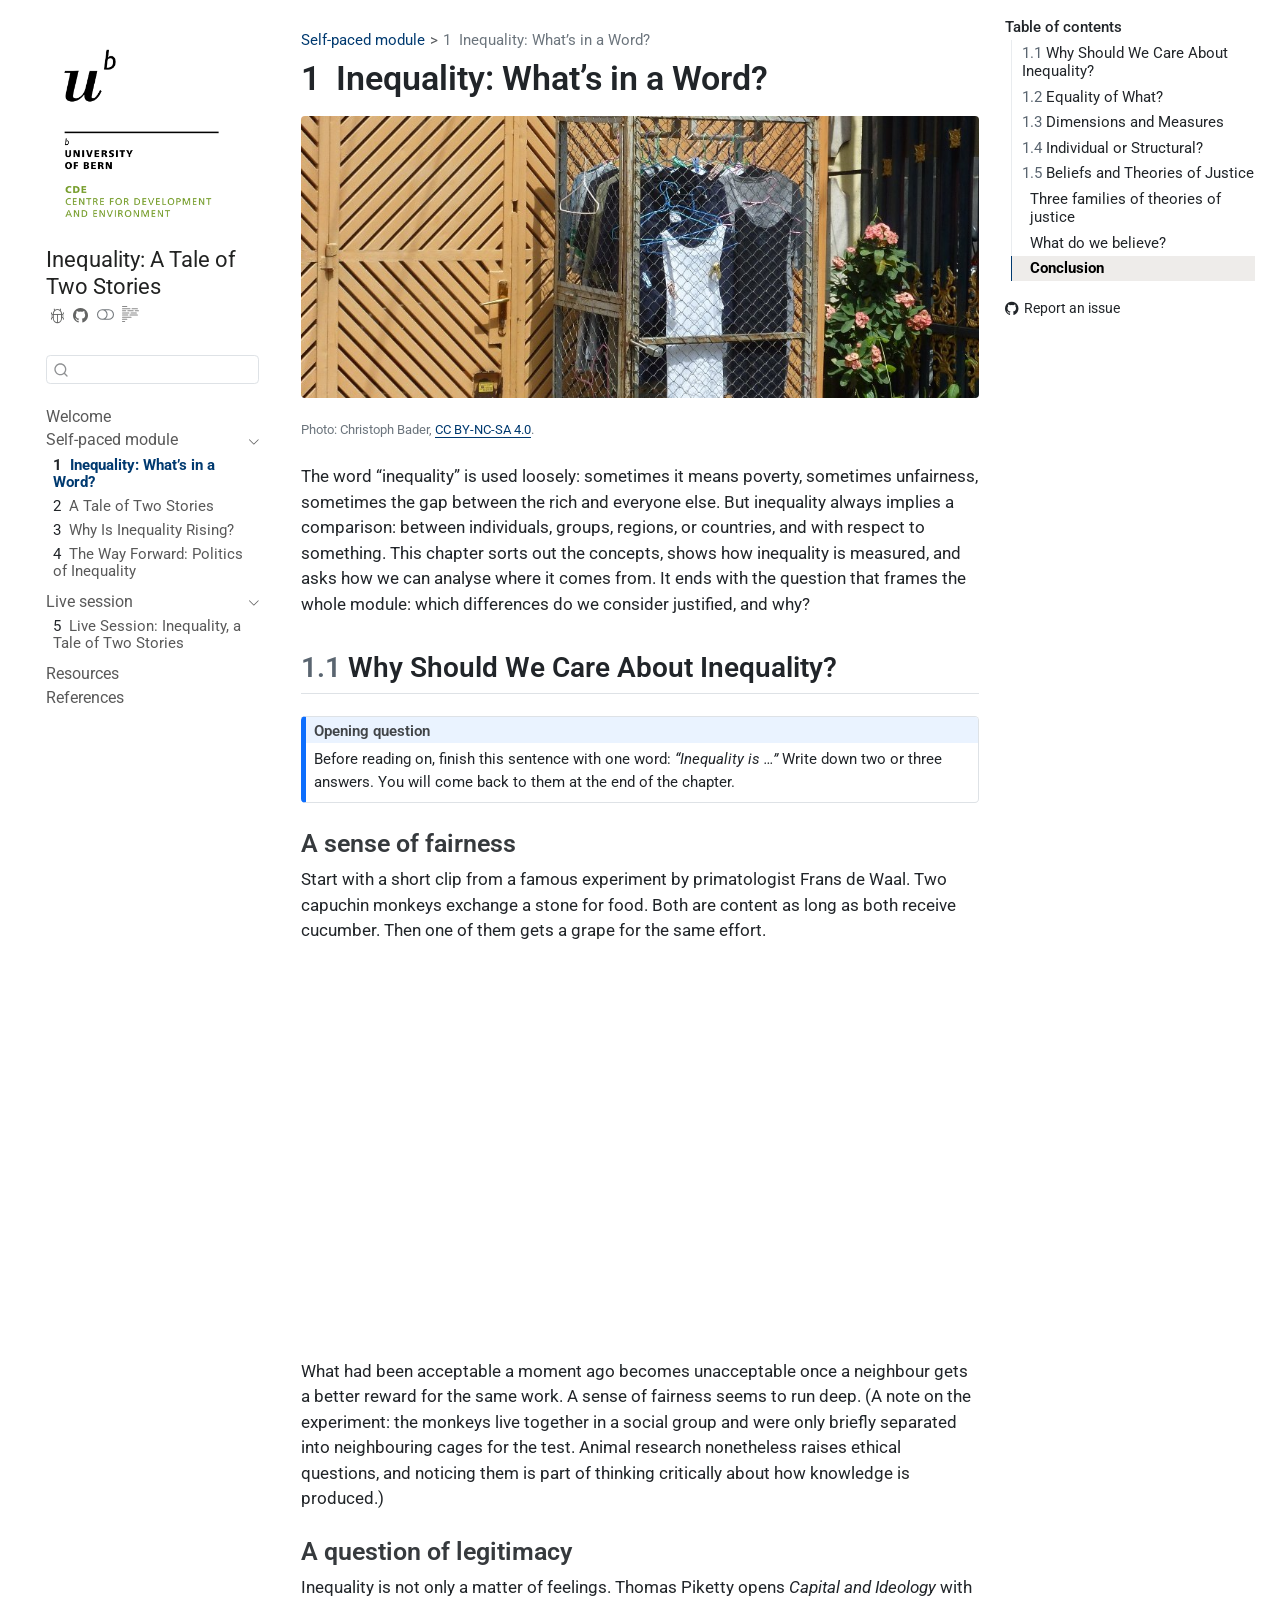
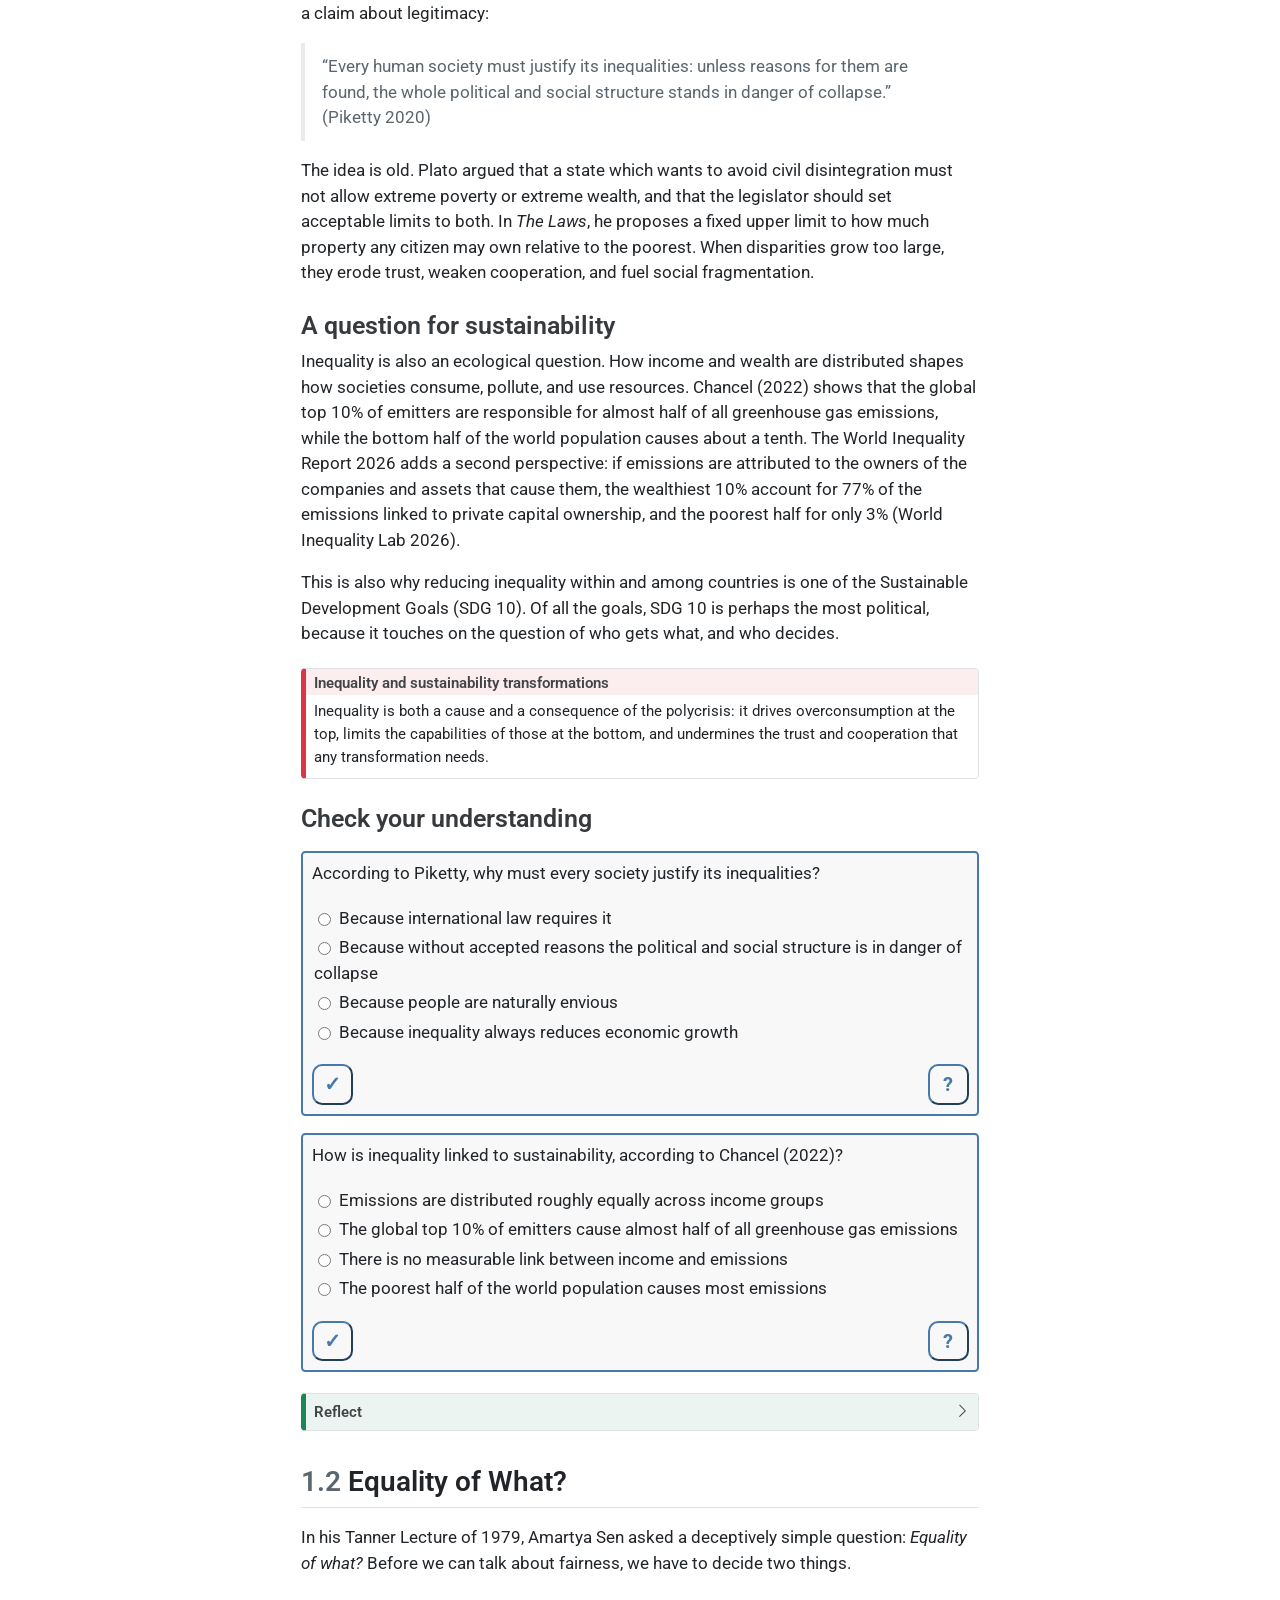
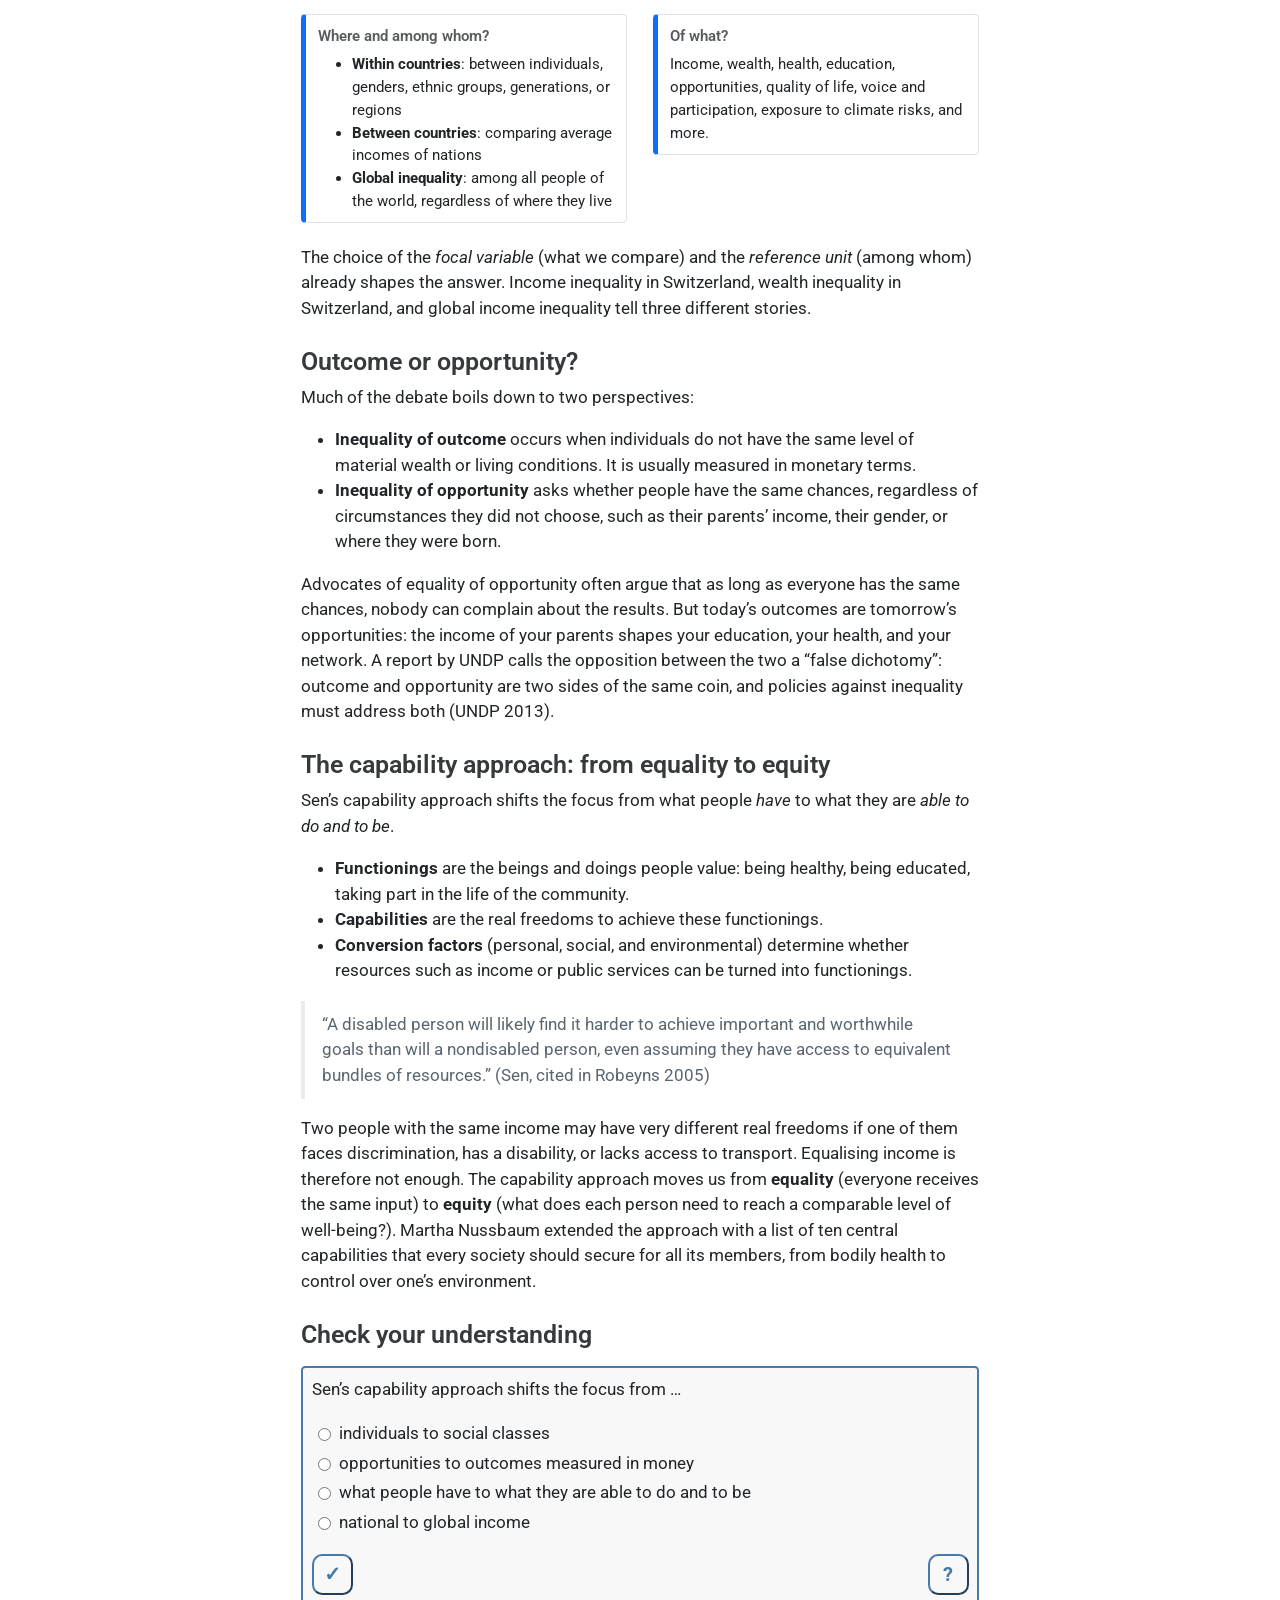
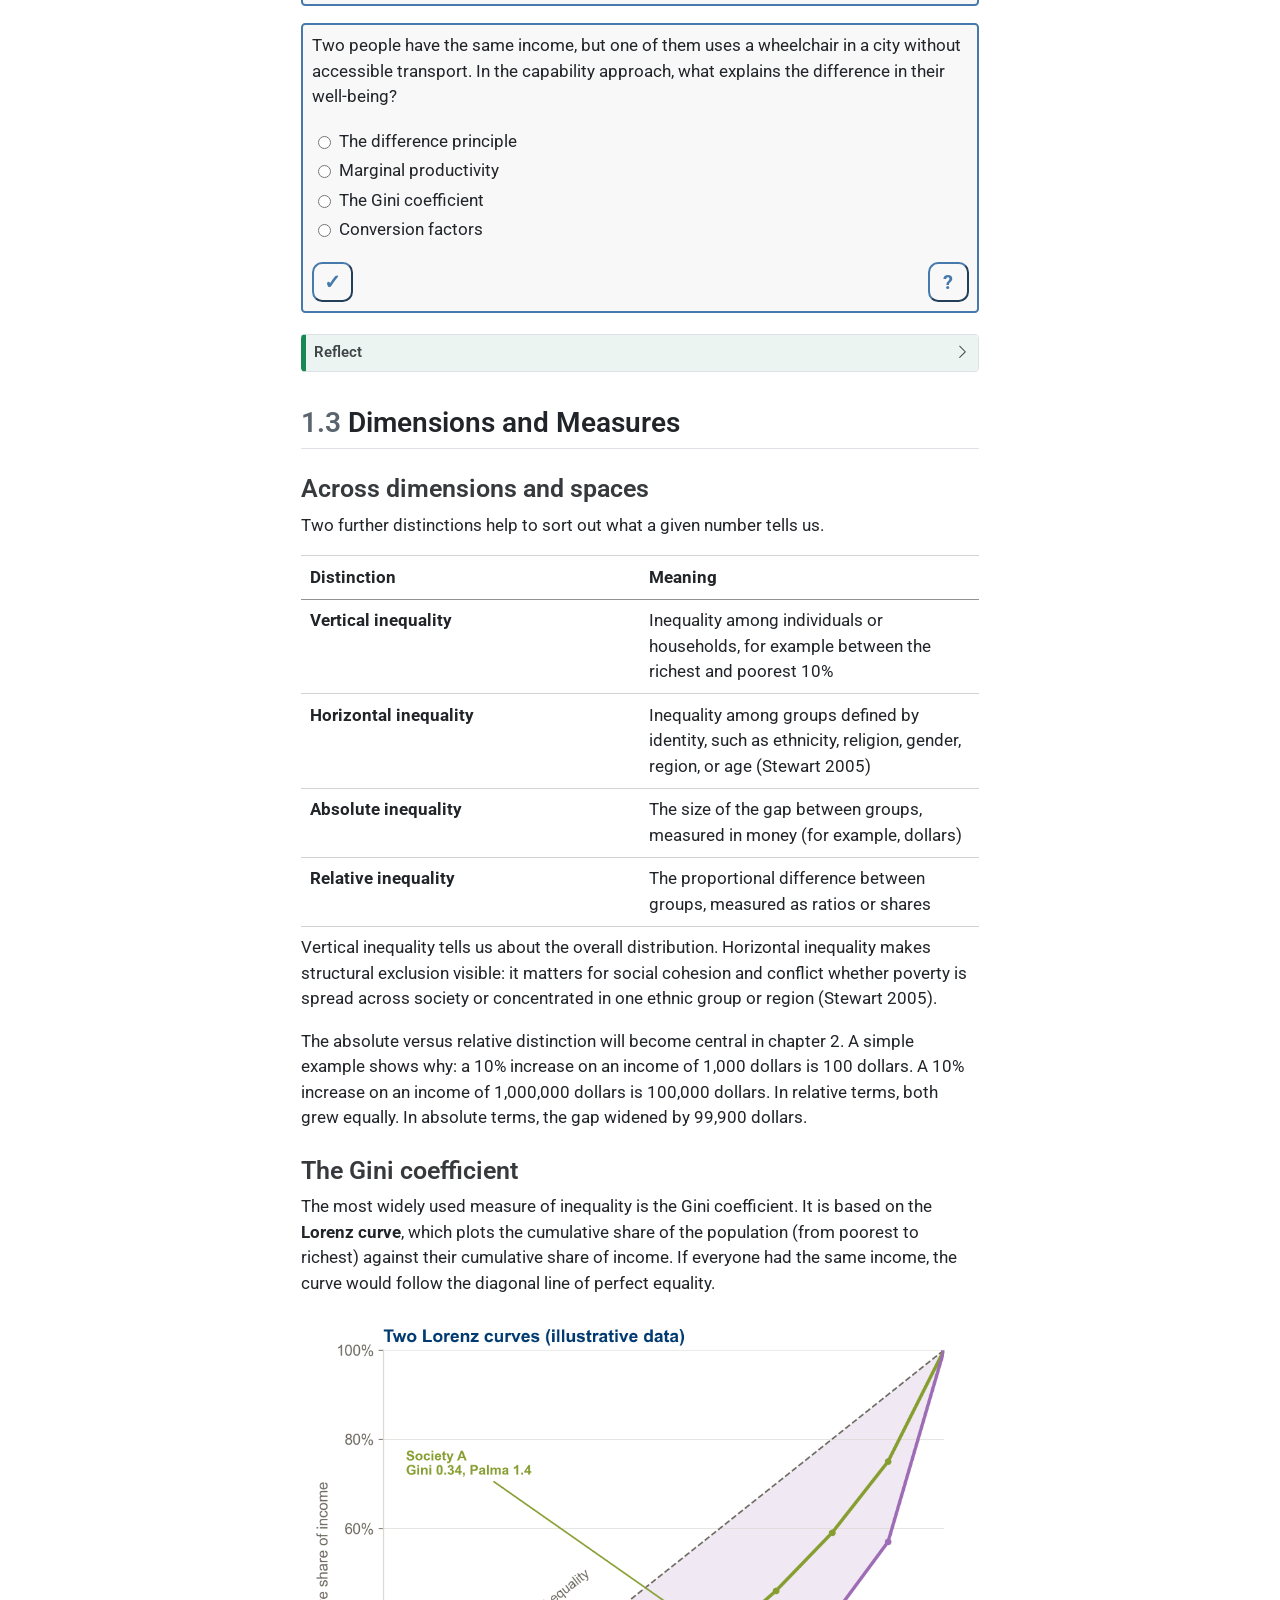
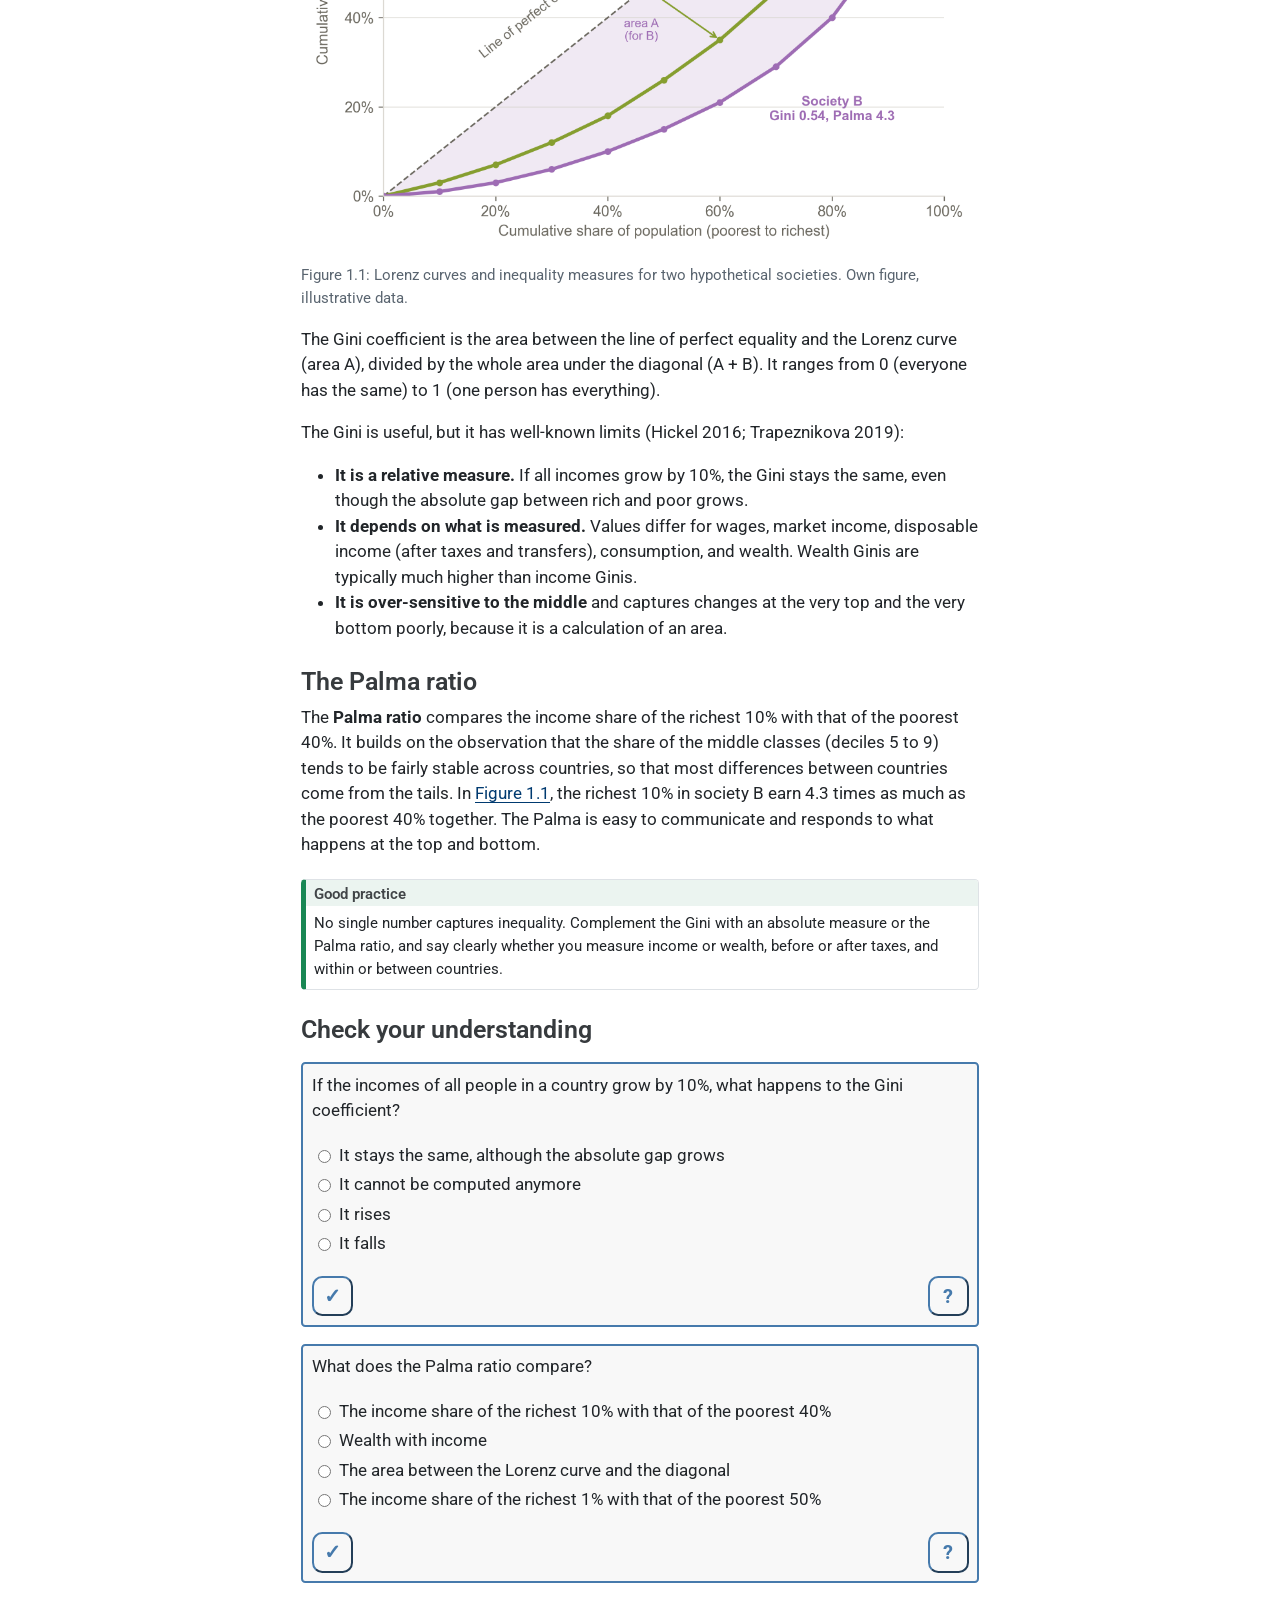
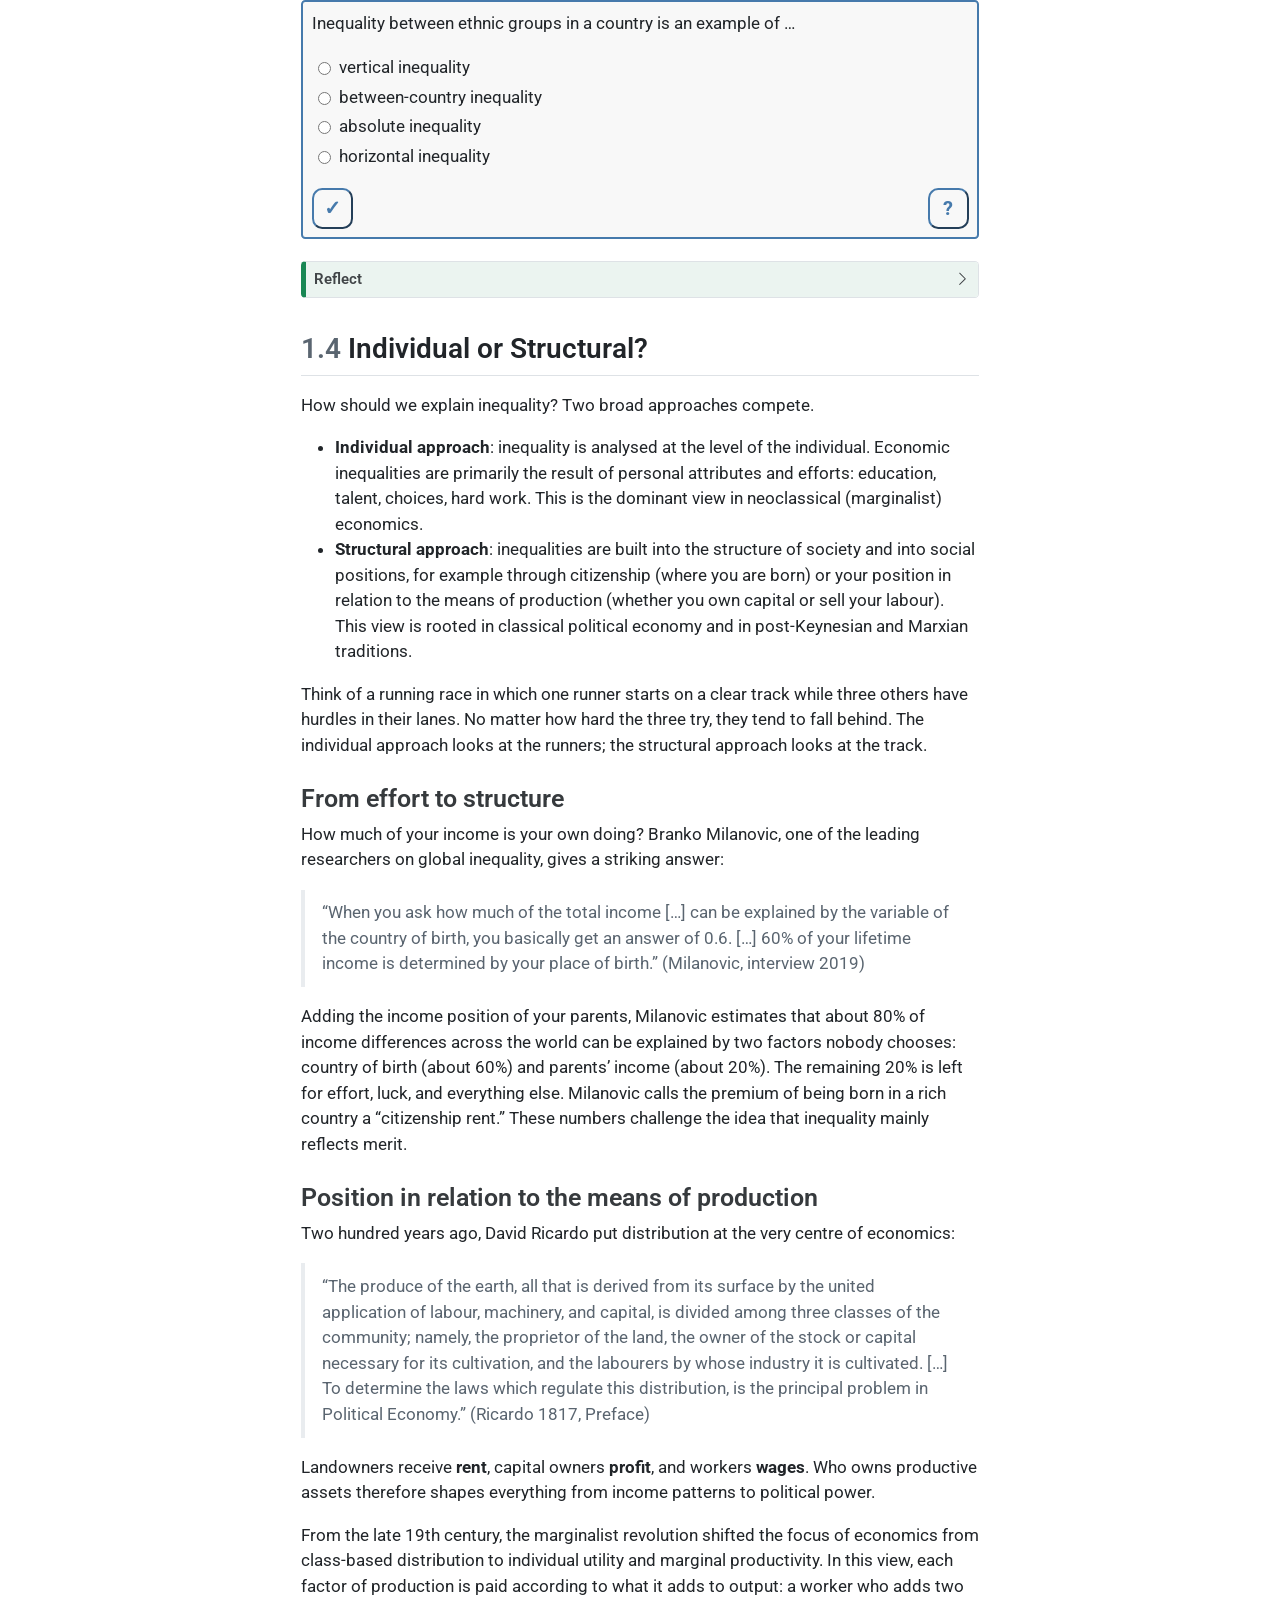
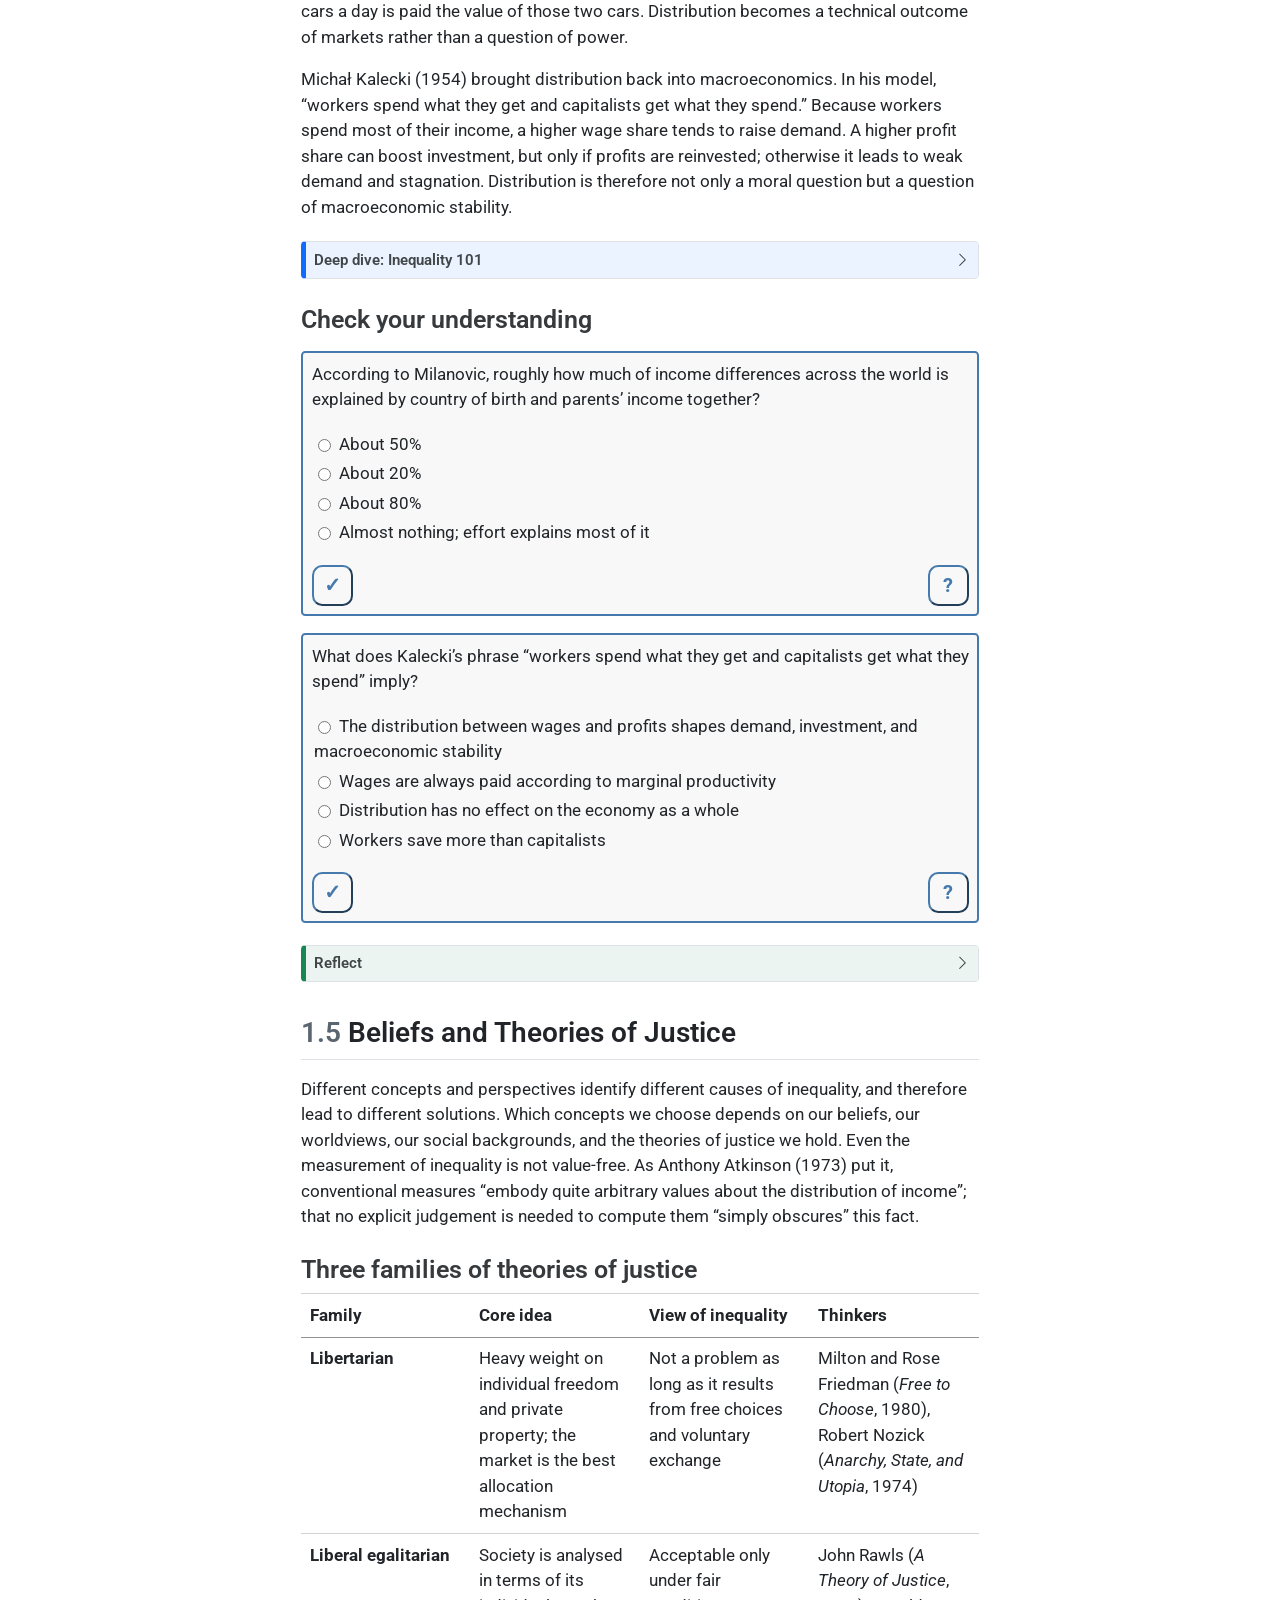
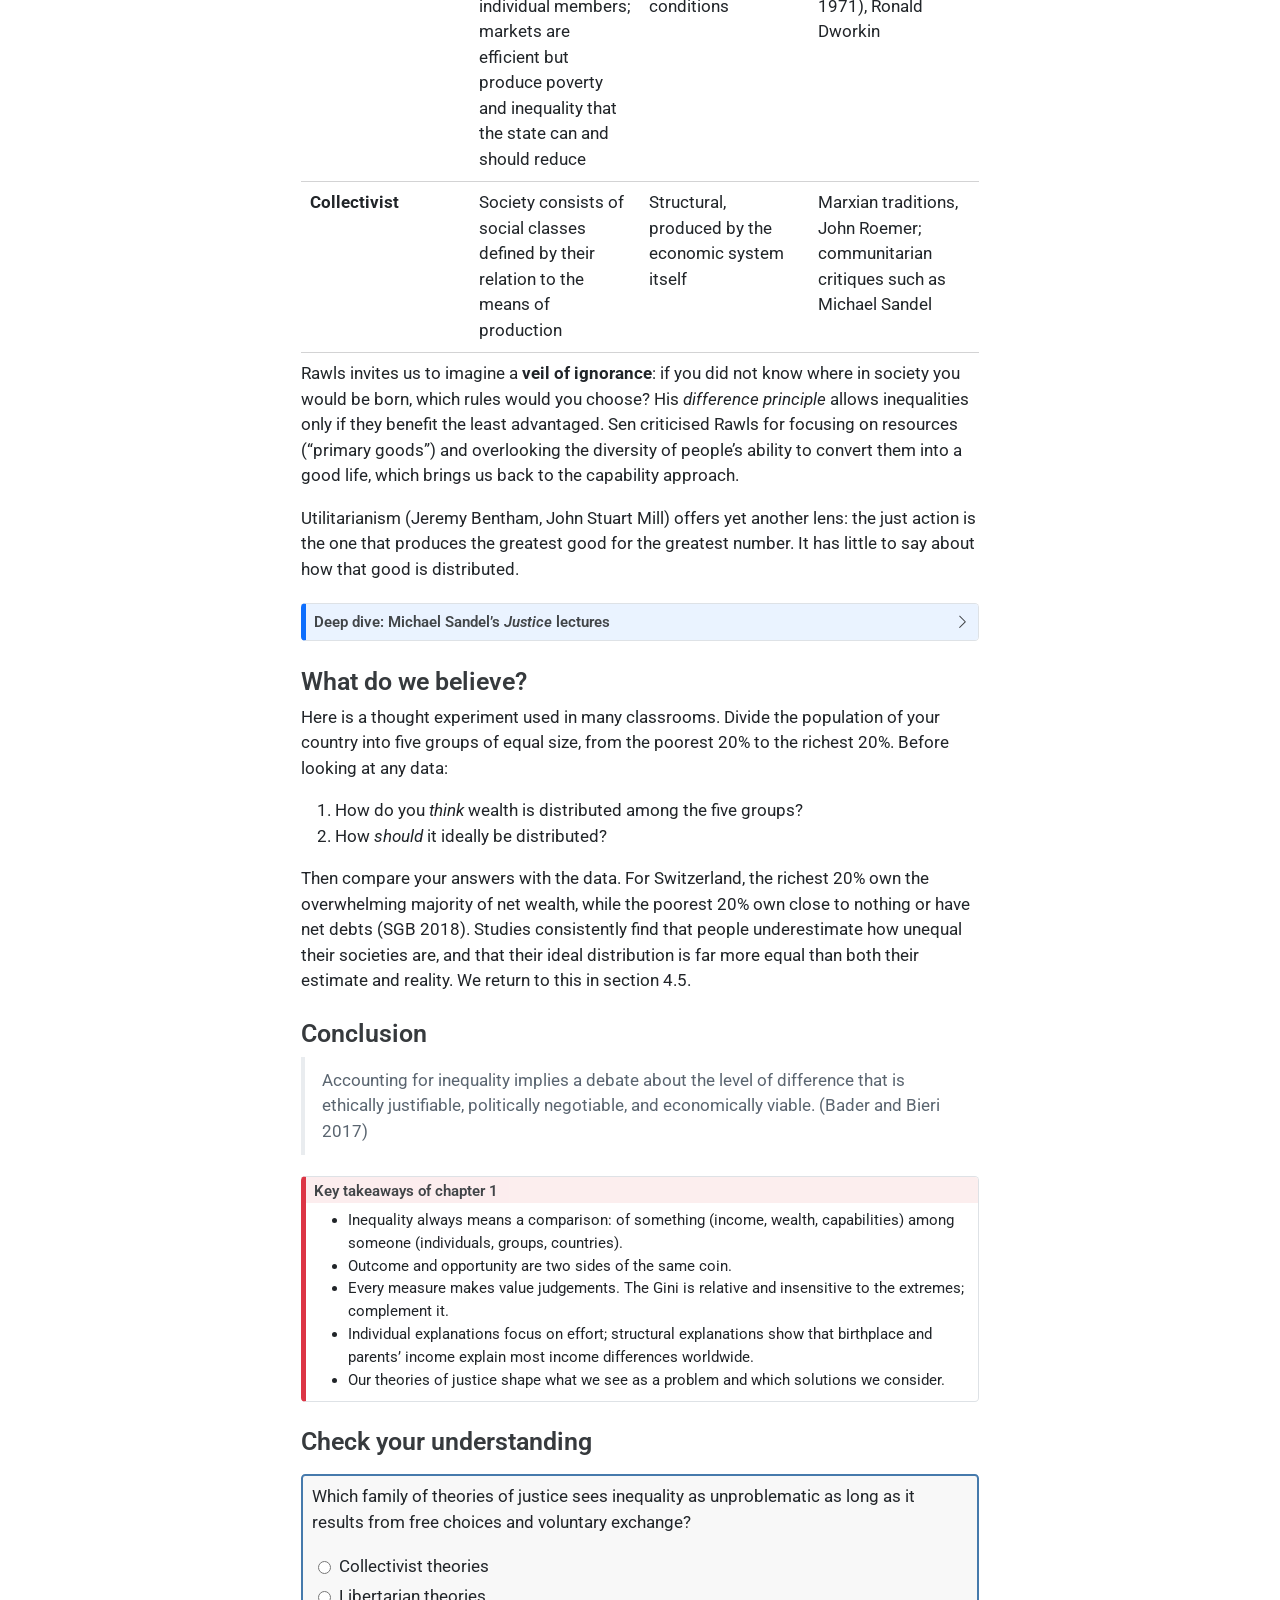
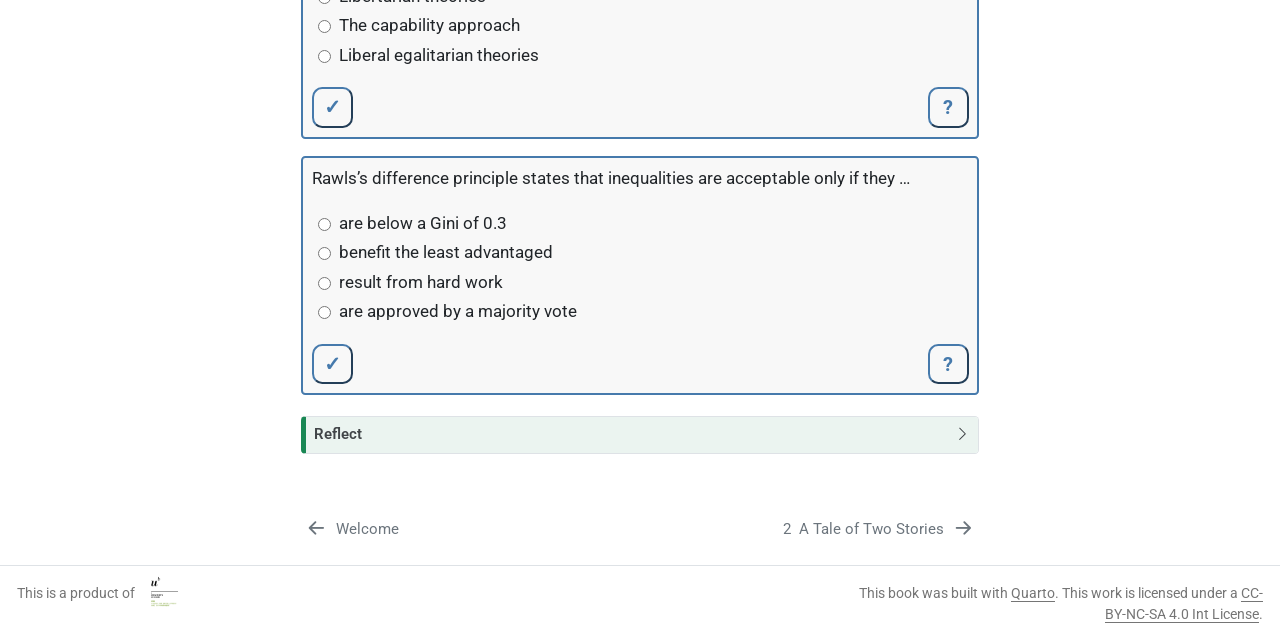
<file: docs/01_whats-in-a-word/1_chapter.html>
<!DOCTYPE html>
<html xmlns="http://www.w3.org/1999/xhtml" lang="en" xml:lang="en"><head>

<meta charset="utf-8">
<meta name="generator" content="quarto-1.10.18">

<meta name="viewport" content="width=device-width, initial-scale=1.0, user-scalable=yes">


<title>1&nbsp; Inequality: What’s in a Word? – Inequality: A Tale of Two Stories</title>
<style>
/* Default styles provided by pandoc.
** See https://pandoc.org/MANUAL.html#variables-for-html for config info.
*/
span.smallcaps{font-variant: small-caps;}
div.columns{display: flex; gap: 1.5em;}
div.column{flex: auto;}
@media screen {
div.columns{gap: min(4vw, 1.5em);}
div.column{overflow-x: auto;}
}
div.hanging-indent{margin-left: 1.5em; text-indent: -1.5em;}
ul.task-list{list-style: none;}
ul.task-list li input[type="checkbox"] {
  width: 0.8em;
  margin: 0 0.8em 0.2em -1em; /* quarto-specific, see https://github.com/quarto-dev/quarto-cli/issues/4556 */ 
  vertical-align: middle;
}
</style>


<script src="../site_libs/quarto-nav/quarto-nav.js"></script>
<script src="../site_libs/quarto-nav/headroom.min.js"></script>
<script src="../site_libs/clipboard/clipboard.min.js"></script>
<script src="../site_libs/quarto-search/autocomplete.umd.js"></script>
<script src="../site_libs/quarto-search/fuse.min.js"></script>
<script src="../site_libs/quarto-search/quarto-search.js"></script>
<meta name="quarto:offset" content="../">
<link href="../02_tale-of-two-stories/2_chapter.html" rel="next">
<link href="../index.html" rel="prev">
<link href="../images/cdelogo_e.png" rel="icon" type="image/png">
<script src="../site_libs/quarto-html/quarto.js" type="module"></script>
<script src="../site_libs/quarto-html/tabsets/tabsets.js" type="module"></script>
<script src="../site_libs/quarto-html/popper.min.js"></script>
<script src="../site_libs/quarto-html/tippy.umd.min.js"></script>
<script src="../site_libs/quarto-html/anchor.min.js"></script>
<link href="../site_libs/quarto-html/tippy.css" rel="stylesheet">
<link href="../site_libs/quarto-html/quarto-syntax-highlighting-64a204ab8560d761af7679ceaba22944.css" rel="stylesheet" class="quarto-color-scheme" id="quarto-text-highlighting-styles">
<link href="../site_libs/quarto-html/quarto-syntax-highlighting-dark-b85bc7c33db8c58e0ec93c3465666fed.css" rel="stylesheet" class="quarto-color-scheme quarto-color-alternate" id="quarto-text-highlighting-styles">
<link href="../site_libs/quarto-html/quarto-syntax-highlighting-64a204ab8560d761af7679ceaba22944.css" rel="stylesheet" class="quarto-color-scheme-extra" id="quarto-text-highlighting-styles">
<script src="../site_libs/bootstrap/bootstrap.min.js"></script>
<link href="../site_libs/bootstrap/bootstrap-icons.css" rel="stylesheet">
<link href="../site_libs/bootstrap/bootstrap-6615afe55493702f5cd21ee97243c9b5.min.css" rel="stylesheet" append-hash="true" class="quarto-color-scheme" id="quarto-bootstrap" data-mode="light">
<link href="../site_libs/bootstrap/bootstrap-dark-7a71dccf7913d4dcf1cbe071b9ef3f19.min.css" rel="stylesheet" append-hash="true" class="quarto-color-scheme quarto-color-alternate" id="quarto-bootstrap" data-mode="dark">
<link href="../site_libs/bootstrap/bootstrap-6615afe55493702f5cd21ee97243c9b5.min.css" rel="stylesheet" append-hash="true" class="quarto-color-scheme-extra" id="quarto-bootstrap" data-mode="light">
<script src="../site_libs/quarto-contrib/glightbox/glightbox.min.js"></script>
<link href="../site_libs/quarto-contrib/glightbox/glightbox.min.css" rel="stylesheet">
<link href="../site_libs/quarto-contrib/glightbox/lightbox.css" rel="stylesheet">
<script id="quarto-search-options" type="application/json">{
  "location": "sidebar",
  "copy-button": false,
  "collapse-after": 3,
  "panel-placement": "start",
  "type": "textbox",
  "limit": 50,
  "keyboard-shortcut": [
    "f",
    "/",
    "s"
  ],
  "show-item-context": false,
  "language": {
    "search-no-results-text": "No results",
    "search-matching-documents-text": "matching documents",
    "search-copy-link-title": "Copy link to search",
    "search-hide-matches-text": "Hide additional matches",
    "search-more-match-text": "more match in this document",
    "search-more-matches-text": "more matches in this document",
    "search-clear-button-title": "Clear",
    "search-text-placeholder": "",
    "search-detached-cancel-button-title": "Cancel",
    "search-submit-button-title": "Submit",
    "search-label": "Search"
  }
}</script>
<link rel="preconnect" href="https://fonts.googleapis.com">
<link rel="preconnect" href="https://fonts.gstatic.com" crossorigin="">
<link href="https://fonts.googleapis.com/css2?family=Roboto:ital,wght@0,400;0,700;1,400;1,700&amp;family=Fira+Code:wght@400;500&amp;display=swap" rel="stylesheet">


<link rel="stylesheet" href="../webex.css">
</head>

<body class="nav-sidebar floating quarto-light"><script id="quarto-html-before-body" type="application/javascript">
    const toggleBodyColorMode = (bsSheetEl) => {
      const mode = bsSheetEl.getAttribute("data-mode");
      const bodyEl = window.document.querySelector("body");
      if (mode === "dark") {
        bodyEl.classList.add("quarto-dark");
        bodyEl.classList.remove("quarto-light");
      } else {
        bodyEl.classList.add("quarto-light");
        bodyEl.classList.remove("quarto-dark");
      }
    }
    const toggleBodyColorPrimary = () => {
      const bsSheetEl = window.document.querySelector("link#quarto-bootstrap:not([rel=disabled-stylesheet])");
      if (bsSheetEl) {
        toggleBodyColorMode(bsSheetEl);
      }
    }
    const setColorSchemeToggle = (alternate) => {
      const toggles = window.document.querySelectorAll('.quarto-color-scheme-toggle');
      for (let i=0; i < toggles.length; i++) {
        const toggle = toggles[i];
        if (toggle) {
          if (alternate) {
            toggle.classList.add("alternate");
          } else {
            toggle.classList.remove("alternate");
          }
        }
      }
    };
    const toggleColorMode = (alternate) => {
      // Switch the stylesheets
      const primaryStylesheets = window.document.querySelectorAll('link.quarto-color-scheme:not(.quarto-color-alternate)');
      const alternateStylesheets = window.document.querySelectorAll('link.quarto-color-scheme.quarto-color-alternate');
      manageTransitions('#quarto-margin-sidebar .nav-link', false);
      if (alternate) {
        // note: dark is layered on light, we don't disable primary!
        enableStylesheet(alternateStylesheets);
        for (const sheetNode of alternateStylesheets) {
          if (sheetNode.id === "quarto-bootstrap") {
            toggleBodyColorMode(sheetNode);
          }
        }
      } else {
        disableStylesheet(alternateStylesheets);
        enableStylesheet(primaryStylesheets)
        toggleBodyColorPrimary();
      }
      manageTransitions('#quarto-margin-sidebar .nav-link', true);
      // Switch the toggles
      setColorSchemeToggle(alternate)
      // Hack to workaround the fact that safari doesn't
      // properly recolor the scrollbar when toggling (#1455)
      if (navigator.userAgent.indexOf('Safari') > 0 && navigator.userAgent.indexOf('Chrome') == -1) {
        manageTransitions("body", false);
        window.scrollTo(0, 1);
        setTimeout(() => {
          window.scrollTo(0, 0);
          manageTransitions("body", true);
        }, 40);
      }
    }
    const disableStylesheet = (stylesheets) => {
      for (let i=0; i < stylesheets.length; i++) {
        const stylesheet = stylesheets[i];
        stylesheet.rel = 'disabled-stylesheet';
      }
    }
    const enableStylesheet = (stylesheets) => {
      for (let i=0; i < stylesheets.length; i++) {
        const stylesheet = stylesheets[i];
        if(stylesheet.rel !== 'stylesheet') { // for Chrome, which will still FOUC without this check
          stylesheet.rel = 'stylesheet';
        }
      }
    }
    const manageTransitions = (selector, allowTransitions) => {
      const els = window.document.querySelectorAll(selector);
      for (let i=0; i < els.length; i++) {
        const el = els[i];
        if (allowTransitions) {
          el.classList.remove('notransition');
        } else {
          el.classList.add('notransition');
        }
      }
    }
    const isFileUrl = () => {
      return window.location.protocol === 'file:';
    }
    const hasAlternateSentinel = () => {
      let styleSentinel = getColorSchemeSentinel();
      if (styleSentinel !== null) {
        return styleSentinel === "alternate";
      } else {
        return false;
      }
    }
    const setStyleSentinel = (alternate) => {
      const value = alternate ? "alternate" : "default";
      if (!isFileUrl()) {
        window.localStorage.setItem("quarto-color-scheme", value);
      } else {
        localAlternateSentinel = value;
      }
    }
    const getColorSchemeSentinel = () => {
      if (!isFileUrl()) {
        const storageValue = window.localStorage.getItem("quarto-color-scheme");
        return storageValue != null ? storageValue : localAlternateSentinel;
      } else {
        return localAlternateSentinel;
      }
    }
    const toggleGiscusIfUsed = (isAlternate, darkModeDefault) => {
      const baseTheme = document.querySelector('#giscus-base-theme')?.value ?? 'light';
      const alternateTheme = document.querySelector('#giscus-alt-theme')?.value ?? 'dark';
      let newTheme = '';
      if(authorPrefersDark) {
        newTheme = isAlternate ? baseTheme : alternateTheme;
      } else {
        newTheme = isAlternate ? alternateTheme : baseTheme;
      }
      const changeGiscusTheme = () => {
        // From: https://github.com/giscus/giscus/issues/336
        const sendMessage = (message) => {
          const iframe = document.querySelector('iframe.giscus-frame');
          if (!iframe) return;
          iframe.contentWindow.postMessage({ giscus: message }, 'https://giscus.app');
        }
        sendMessage({
          setConfig: {
            theme: newTheme
          }
        });
      }
      const isGiscussLoaded = window.document.querySelector('iframe.giscus-frame') !== null;
      if (isGiscussLoaded) {
        changeGiscusTheme();
      }
    };
    const authorPrefersDark = false;
    const darkModeDefault = authorPrefersDark;
      document.querySelector('link#quarto-text-highlighting-styles.quarto-color-scheme-extra').rel = 'disabled-stylesheet';
      document.querySelector('link#quarto-bootstrap.quarto-color-scheme-extra').rel = 'disabled-stylesheet';
    let localAlternateSentinel = darkModeDefault ? 'alternate' : 'default';
    // Dark / light mode switch
    window.quartoToggleColorScheme = () => {
      // Read the current dark / light value
      let toAlternate = !hasAlternateSentinel();
      toggleColorMode(toAlternate);
      setStyleSentinel(toAlternate);
      toggleGiscusIfUsed(toAlternate, darkModeDefault);
      window.dispatchEvent(new Event('resize'));
    };
    // Switch to dark mode if need be
    if (hasAlternateSentinel()) {
      toggleColorMode(true);
    } else {
      toggleColorMode(false);
    }
  </script>

<div id="quarto-search-results"></div>
  <header id="quarto-header" class="headroom fixed-top">
  <nav class="quarto-secondary-nav">
    <div class="container-fluid d-flex">
      <button type="button" class="quarto-btn-toggle btn" data-bs-toggle="collapse" role="button" data-bs-target=".quarto-sidebar-collapse-item" aria-controls="quarto-sidebar" aria-expanded="false" aria-label="Toggle sidebar navigation" onclick="if (window.quartoToggleHeadroom) { window.quartoToggleHeadroom(); }">
        <i class="bi bi-layout-text-sidebar-reverse"></i>
      </button>
        <nav class="quarto-page-breadcrumbs" aria-label="breadcrumb"><ol class="breadcrumb"><li class="breadcrumb-item"><a href="../01_whats-in-a-word/1_chapter.html">Self-paced module</a></li><li class="breadcrumb-item"><a href="../01_whats-in-a-word/1_chapter.html"><span class="chapter-number">1</span>&nbsp; <span class="chapter-title">Inequality: What’s in a Word?</span></a></li></ol></nav>
        <a class="flex-grow-1" role="navigation" data-bs-toggle="collapse" data-bs-target=".quarto-sidebar-collapse-item" aria-controls="quarto-sidebar" aria-expanded="false" aria-label="Toggle sidebar navigation" onclick="if (window.quartoToggleHeadroom) { window.quartoToggleHeadroom(); }">      
        </a>
      <button type="button" class="btn quarto-search-button" aria-label="Search" onclick="window.quartoOpenSearch();">
        <i class="bi bi-search"></i>
      </button>
    </div>
  </nav>
</header>
<!-- content -->
<div id="quarto-content" class="quarto-container page-columns page-rows-contents page-layout-article">
<!-- sidebar -->
  <nav id="quarto-sidebar" class="sidebar collapse collapse-horizontal quarto-sidebar-collapse-item sidebar-navigation floating overflow-auto">
    <div class="pt-lg-2 mt-2 text-left sidebar-header sidebar-header-stacked">
      <a href="../index.html" class="sidebar-logo-link">
      <img src="../images/cdelogo_e.png" alt="" class="sidebar-logo light-content py-0 d-lg-inline d-none">
      <img src="../images/cdelogo_e.png" alt="" class="sidebar-logo dark-content py-0 d-lg-inline d-none">
      </a>
    <div class="sidebar-title mb-0 py-0">
      <a href="../">Inequality: A Tale of Two Stories</a> 
        <div class="sidebar-tools-main tools-wide">
    <a href="https://github.com/CDEteaching/inequality/issues/new" title="Report issue" class="quarto-navigation-tool px-1" aria-label="Report issue"><i class="bi bi-bug"></i></a>
    <a href="https://github.com/CDEteaching/inequality" title="Source Code" class="quarto-navigation-tool px-1" aria-label="Source Code"><i class="bi bi-github"></i></a>
  <a href="" class="quarto-color-scheme-toggle quarto-navigation-tool  px-1" onclick="window.quartoToggleColorScheme(); return false;" title="Toggle dark mode"><i class="bi"></i></a>
  <a href="" class="quarto-reader-toggle quarto-navigation-tool px-1" onclick="window.quartoToggleReader(); return false;" title="Toggle reader mode">
  <div class="quarto-reader-toggle-btn">
  <i class="bi"></i>
  </div>
</a>
</div>
    </div>
      </div>
        <div class="mt-2 flex-shrink-0 align-items-center">
        <div class="sidebar-search">
        <div id="quarto-search" class="" title="Search"></div>
        </div>
        </div>
    <div class="sidebar-menu-container"> 
    <ul class="list-unstyled mt-1">
        <li class="sidebar-item">
  <div class="sidebar-item-container"> 
  <a href="../index.html" class="sidebar-item-text sidebar-link">
 <span class="menu-text">Welcome</span></a>
  </div>
</li>
        <li class="sidebar-item sidebar-item-section">
      <div class="sidebar-item-container"> 
            <a class="sidebar-item-text sidebar-link text-start" data-bs-toggle="collapse" data-bs-target="#quarto-sidebar-section-1" role="navigation" aria-expanded="true">
 <span class="menu-text">Self-paced module</span></a>
          <a class="sidebar-item-toggle text-start" data-bs-toggle="collapse" data-bs-target="#quarto-sidebar-section-1" role="navigation" aria-expanded="true" aria-label="Toggle section">
            <i class="bi bi-chevron-right ms-2"></i>
          </a> 
      </div>
      <ul id="quarto-sidebar-section-1" class="collapse list-unstyled sidebar-section depth1 show">  
          <li class="sidebar-item">
  <div class="sidebar-item-container"> 
  <a href="../01_whats-in-a-word/1_chapter.html" class="sidebar-item-text sidebar-link active">
 <span class="menu-text"><span class="chapter-number">1</span>&nbsp; <span class="chapter-title">Inequality: What’s in a Word?</span></span></a>
  </div>
</li>
          <li class="sidebar-item">
  <div class="sidebar-item-container"> 
  <a href="../02_tale-of-two-stories/2_chapter.html" class="sidebar-item-text sidebar-link">
 <span class="menu-text"><span class="chapter-number">2</span>&nbsp; <span class="chapter-title">A Tale of Two Stories</span></span></a>
  </div>
</li>
          <li class="sidebar-item">
  <div class="sidebar-item-container"> 
  <a href="../03_why-rising/3_chapter.html" class="sidebar-item-text sidebar-link">
 <span class="menu-text"><span class="chapter-number">3</span>&nbsp; <span class="chapter-title">Why Is Inequality Rising?</span></span></a>
  </div>
</li>
          <li class="sidebar-item">
  <div class="sidebar-item-container"> 
  <a href="../04_way-forward/4_chapter.html" class="sidebar-item-text sidebar-link">
 <span class="menu-text"><span class="chapter-number">4</span>&nbsp; <span class="chapter-title">The Way Forward: Politics of Inequality</span></span></a>
  </div>
</li>
      </ul>
  </li>
        <li class="sidebar-item sidebar-item-section">
      <div class="sidebar-item-container"> 
            <a class="sidebar-item-text sidebar-link text-start" data-bs-toggle="collapse" data-bs-target="#quarto-sidebar-section-2" role="navigation" aria-expanded="true">
 <span class="menu-text">Live session</span></a>
          <a class="sidebar-item-toggle text-start" data-bs-toggle="collapse" data-bs-target="#quarto-sidebar-section-2" role="navigation" aria-expanded="true" aria-label="Toggle section">
            <i class="bi bi-chevron-right ms-2"></i>
          </a> 
      </div>
      <ul id="quarto-sidebar-section-2" class="collapse list-unstyled sidebar-section depth1 show">  
          <li class="sidebar-item">
  <div class="sidebar-item-container"> 
  <a href="../winter-school/session.html" class="sidebar-item-text sidebar-link">
 <span class="menu-text"><span class="chapter-number">5</span>&nbsp; <span class="chapter-title">Live Session: Inequality, a Tale of Two Stories</span></span></a>
  </div>
</li>
      </ul>
  </li>
        <li class="sidebar-item">
  <div class="sidebar-item-container"> 
  <a href="../resources.html" class="sidebar-item-text sidebar-link">
 <span class="menu-text">Resources</span></a>
  </div>
</li>
        <li class="sidebar-item">
  <div class="sidebar-item-container"> 
  <a href="../references.html" class="sidebar-item-text sidebar-link">
 <span class="menu-text">References</span></a>
  </div>
</li>
    </ul>
    </div>
</nav>
<div id="quarto-sidebar-glass" class="quarto-sidebar-collapse-item" data-bs-toggle="collapse" data-bs-target=".quarto-sidebar-collapse-item"></div>
<!-- margin-sidebar -->
    <div id="quarto-margin-sidebar" class="sidebar margin-sidebar">
        <nav id="TOC" role="doc-toc" class="toc-active">
    <h2 id="toc-title">Table of contents</h2>
   
  <ul>
  <li><a href="#why-should-we-care-about-inequality" id="toc-why-should-we-care-about-inequality" class="nav-link active" data-scroll-target="#why-should-we-care-about-inequality"><span class="header-section-number">1.1</span> Why Should We Care About Inequality?</a>
  <ul class="collapse">
  <li><a href="#a-sense-of-fairness" id="toc-a-sense-of-fairness" class="nav-link" data-scroll-target="#a-sense-of-fairness">A sense of fairness</a></li>
  <li><a href="#a-question-of-legitimacy" id="toc-a-question-of-legitimacy" class="nav-link" data-scroll-target="#a-question-of-legitimacy">A question of legitimacy</a></li>
  <li><a href="#a-question-for-sustainability" id="toc-a-question-for-sustainability" class="nav-link" data-scroll-target="#a-question-for-sustainability">A question for sustainability</a></li>
  </ul></li>
  <li><a href="#equality-of-what" id="toc-equality-of-what" class="nav-link" data-scroll-target="#equality-of-what"><span class="header-section-number">1.2</span> Equality of What?</a>
  <ul class="collapse">
  <li><a href="#outcome-or-opportunity" id="toc-outcome-or-opportunity" class="nav-link" data-scroll-target="#outcome-or-opportunity">Outcome or opportunity?</a></li>
  <li><a href="#the-capability-approach-from-equality-to-equity" id="toc-the-capability-approach-from-equality-to-equity" class="nav-link" data-scroll-target="#the-capability-approach-from-equality-to-equity">The capability approach: from equality to equity</a></li>
  </ul></li>
  <li><a href="#dimensions-and-measures" id="toc-dimensions-and-measures" class="nav-link" data-scroll-target="#dimensions-and-measures"><span class="header-section-number">1.3</span> Dimensions and Measures</a>
  <ul class="collapse">
  <li><a href="#across-dimensions-and-spaces" id="toc-across-dimensions-and-spaces" class="nav-link" data-scroll-target="#across-dimensions-and-spaces">Across dimensions and spaces</a></li>
  <li><a href="#the-gini-coefficient" id="toc-the-gini-coefficient" class="nav-link" data-scroll-target="#the-gini-coefficient">The Gini coefficient</a></li>
  <li><a href="#the-palma-ratio" id="toc-the-palma-ratio" class="nav-link" data-scroll-target="#the-palma-ratio">The Palma ratio</a></li>
  </ul></li>
  <li><a href="#individual-or-structural" id="toc-individual-or-structural" class="nav-link" data-scroll-target="#individual-or-structural"><span class="header-section-number">1.4</span> Individual or Structural?</a>
  <ul class="collapse">
  <li><a href="#from-effort-to-structure" id="toc-from-effort-to-structure" class="nav-link" data-scroll-target="#from-effort-to-structure">From effort to structure</a></li>
  <li><a href="#position-in-relation-to-the-means-of-production" id="toc-position-in-relation-to-the-means-of-production" class="nav-link" data-scroll-target="#position-in-relation-to-the-means-of-production">Position in relation to the means of production</a></li>
  </ul></li>
  <li><a href="#beliefs-and-theories-of-justice" id="toc-beliefs-and-theories-of-justice" class="nav-link" data-scroll-target="#beliefs-and-theories-of-justice"><span class="header-section-number">1.5</span> Beliefs and Theories of Justice</a>
  <ul class="collapse">
  <li><a href="#three-families-of-theories-of-justice" id="toc-three-families-of-theories-of-justice" class="nav-link" data-scroll-target="#three-families-of-theories-of-justice">Three families of theories of justice</a></li>
  <li><a href="#what-do-we-believe" id="toc-what-do-we-believe" class="nav-link" data-scroll-target="#what-do-we-believe">What do we believe?</a></li>
  <li><a href="#conclusion" id="toc-conclusion" class="nav-link" data-scroll-target="#conclusion">Conclusion</a></li>
  </ul></li>
  </ul>
<div class="toc-actions"><ul><li><a href="https://github.com/CDEteaching/inequality/issues/new" class="toc-action"><i class="bi bi-github"></i>Report an issue</a></li></ul></div></nav>
    </div>
<!-- main -->
<main class="content" id="quarto-document-content">


<header id="title-block-header" class="quarto-title-block default"><nav class="quarto-page-breadcrumbs quarto-title-breadcrumbs d-none d-lg-block" aria-label="breadcrumb"><ol class="breadcrumb"><li class="breadcrumb-item"><a href="../01_whats-in-a-word/1_chapter.html">Self-paced module</a></li><li class="breadcrumb-item"><a href="../01_whats-in-a-word/1_chapter.html"><span class="chapter-number">1</span>&nbsp; <span class="chapter-title">Inequality: What’s in a Word?</span></a></li></ol></nav>
<div class="quarto-title">
<h1 class="title"><span class="chapter-number">1</span>&nbsp; <span class="chapter-title">Inequality: What’s in a Word?</span></h1>
</div>



<div class="quarto-title-meta">

    
  
    
  </div>
  


</header>


<p><a href="images/header.jpg" class="lightbox" data-gallery="quarto-lightbox-gallery-1"><img src="images/header.jpg" class="chapter-header no-lightbox img-fluid" alt="Clothes for sale in a locked wire cage on a street, in front of a closed wooden gate."></a></p>
<div class="header-credit">
<p>Photo: Christoph Bader, <a href="https://creativecommons.org/licenses/by-nc-sa/4.0/">CC BY-NC-SA 4.0</a>.</p>
</div>
<p>The word “inequality” is used loosely: sometimes it means poverty, sometimes unfairness, sometimes the gap between the rich and everyone else. But inequality always implies a comparison: between individuals, groups, regions, or countries, and with respect to something. This chapter sorts out the concepts, shows how inequality is measured, and asks how we can analyse where it comes from. It ends with the question that frames the whole module: which differences do we consider justified, and why?</p>
<section id="why-should-we-care-about-inequality" class="level2" data-number="1.1">
<h2 data-number="1.1" class="anchored" data-anchor-id="why-should-we-care-about-inequality"><span class="header-section-number">1.1</span> Why Should We Care About Inequality?</h2>
<div class="callout callout-style-default callout-note no-icon callout-titled">
<div class="callout-header d-flex align-content-center">
<div class="callout-icon-container">
<i class="callout-icon no-icon"></i>
</div>
<div class="callout-title-container flex-fill">
<span class="screen-reader-only">Note</span>Opening question
</div>
</div>
<div class="callout-body-container callout-body">
<p>Before reading on, finish this sentence with one word: <em>“Inequality is …”</em> Write down two or three answers. You will come back to them at the end of the chapter.</p>
</div>
</div>
<section id="a-sense-of-fairness" class="level3">
<h3 class="anchored" data-anchor-id="a-sense-of-fairness">A sense of fairness</h3>
<p>Start with a short clip from a famous experiment by primatologist Frans de Waal. Two capuchin monkeys exchange a stone for food. Both are content as long as both receive cucumber. Then one of them gets a grape for the same effort.</p>
<div class="quarto-video ratio ratio-16x9"><iframe data-external="1" src="https://www.youtube.com/embed/meiU6TxysCg?start=82" title="" frameborder="0" allow="accelerometer; autoplay; clipboard-write; encrypted-media; gyroscope; picture-in-picture" allowfullscreen=""></iframe></div>
<p>What had been acceptable a moment ago becomes unacceptable once a neighbour gets a better reward for the same work. A sense of fairness seems to run deep. (A note on the experiment: the monkeys live together in a social group and were only briefly separated into neighbouring cages for the test. Animal research nonetheless raises ethical questions, and noticing them is part of thinking critically about how knowledge is produced.)</p>
</section>
<section id="a-question-of-legitimacy" class="level3">
<h3 class="anchored" data-anchor-id="a-question-of-legitimacy">A question of legitimacy</h3>
<p>Inequality is not only a matter of feelings. Thomas Piketty opens <em>Capital and Ideology</em> with a claim about legitimacy:</p>
<blockquote class="blockquote">
<p>“Every human society must justify its inequalities: unless reasons for them are found, the whole political and social structure stands in danger of collapse.” (Piketty 2020)</p>
</blockquote>
<p>The idea is old. Plato argued that a state which wants to avoid civil disintegration must not allow extreme poverty or extreme wealth, and that the legislator should set acceptable limits to both. In <em>The Laws</em>, he proposes a fixed upper limit to how much property any citizen may own relative to the poorest. When disparities grow too large, they erode trust, weaken cooperation, and fuel social fragmentation.</p>
</section>
<section id="a-question-for-sustainability" class="level3">
<h3 class="anchored" data-anchor-id="a-question-for-sustainability">A question for sustainability</h3>
<p>Inequality is also an ecological question. How income and wealth are distributed shapes how societies consume, pollute, and use resources. Chancel (2022) shows that the global top 10% of emitters are responsible for almost half of all greenhouse gas emissions, while the bottom half of the world population causes about a tenth. The World Inequality Report 2026 adds a second perspective: if emissions are attributed to the owners of the companies and assets that cause them, the wealthiest 10% account for 77% of the emissions linked to private capital ownership, and the poorest half for only 3% (World Inequality Lab 2026).</p>
<p>This is also why reducing inequality within and among countries is one of the Sustainable Development Goals (SDG 10). Of all the goals, SDG 10 is perhaps the most political, because it touches on the question of who gets what, and who decides.</p>
<div class="callout callout-style-default callout-important no-icon callout-titled">
<div class="callout-header d-flex align-content-center">
<div class="callout-icon-container">
<i class="callout-icon no-icon"></i>
</div>
<div class="callout-title-container flex-fill">
<span class="screen-reader-only">Important</span>Inequality and sustainability transformations
</div>
</div>
<div class="callout-body-container callout-body">
<p>Inequality is both a cause and a consequence of the polycrisis: it drives overconsumption at the top, limits the capabilities of those at the bottom, and undermines the trust and cooperation that any transformation needs.</p>
</div>
</div>
</section>
<section id="check-your-understanding" class="level3 unnumbered unlisted">
<h3 class="unnumbered unlisted anchored" data-anchor-id="check-your-understanding">Check your understanding</h3>
<div class="webex-question">
<div class="webex-check webex-box">
<p>According to Piketty, why must every society justify its inequalities?</p>
<div id="webex-4809916005db016096326f12386a89ec" class="webex-radiogroup" data-answer="bwgcCBUBGgBt">
<label><input type="radio" autocomplete="off" name="4809916005db016096326f12386a89ec"><span>Because international law requires it</span></label><label><input type="radio" autocomplete="off" name="4809916005db016096326f12386a89ec"><span>Because without accepted reasons the political and social structure is in danger of collapse</span></label><label><input type="radio" autocomplete="off" name="4809916005db016096326f12386a89ec"><span>Because people are naturally envious</span></label><label><input type="radio" autocomplete="off" name="4809916005db016096326f12386a89ec"><span>Because inequality always reduces economic growth</span></label>
</div>
</div>
<div class="webex-solution">
<p>Piketty frames inequality as a question of legitimacy: unless reasons are found for it, the whole political and social structure is in danger.</p>
<ul>
<li>False</li>
<li>True</li>
<li>False</li>
<li>False</li>
</ul>
</div>
</div>
<div class="webex-question">
<div class="webex-check webex-box">
<p>How is inequality linked to sustainability, according to Chancel (2022)?</p>
<div id="webex-3f42e61076c681980af31f78162ed752" class="webex-radiogroup" data-answer="aFYYA0kGHQBq">
<label><input type="radio" autocomplete="off" name="3f42e61076c681980af31f78162ed752"><span>Emissions are distributed roughly equally across income groups</span></label><label><input type="radio" autocomplete="off" name="3f42e61076c681980af31f78162ed752"><span>The global top 10% of emitters cause almost half of all greenhouse gas emissions</span></label><label><input type="radio" autocomplete="off" name="3f42e61076c681980af31f78162ed752"><span>There is no measurable link between income and emissions</span></label><label><input type="radio" autocomplete="off" name="3f42e61076c681980af31f78162ed752"><span>The poorest half of the world population causes most emissions</span></label>
</div>
</div>
<div class="webex-solution">
<p>Chancel shows that the global top 10% of emitters are responsible for almost half of emissions, while the bottom half causes about a tenth.</p>
<ul>
<li>False</li>
<li>True</li>
<li>False</li>
<li>False</li>
</ul>
</div>
</div>
<div class="callout callout-style-default callout-tip no-icon callout-titled">
<div class="callout-header d-flex align-content-center collapsed" data-bs-toggle="collapse" data-bs-target=".callout-3-contents" aria-controls="callout-3" aria-expanded="false" aria-label="Toggle callout">
<div class="callout-icon-container">
<i class="callout-icon no-icon"></i>
</div>
<div class="callout-title-container flex-fill">
<span class="screen-reader-only">Tip</span>Reflect
</div>
<div class="callout-btn-toggle d-inline-block border-0 py-1 ps-1 pe-0 float-end"><i class="callout-toggle"></i></div>
</div>
<div id="callout-3" class="callout-3-contents callout-collapse collapse">
<div class="callout-body-container callout-body">
<ul>
<li>Think of a situation in which you felt something was unfair even though you were not worse off in absolute terms. What made it unfair?</li>
<li>Piketty says every society must <em>justify</em> its inequalities. Which justifications do you hear most often in your country?</li>
</ul>
</div>
</div>
</div>
</section>
</section>
<section id="equality-of-what" class="level2" data-number="1.2">
<h2 data-number="1.2" class="anchored" data-anchor-id="equality-of-what"><span class="header-section-number">1.2</span> Equality of What?</h2>
<p>In his Tanner Lecture of 1979, Amartya Sen asked a deceptively simple question: <em>Equality of what?</em> Before we can talk about fairness, we have to decide two things.</p>
<div class="grid">
<div class="g-col-12 g-col-md-6">
<div class="callout callout-style-simple callout-note no-icon callout-titled">
<div class="callout-header d-flex align-content-center">
<div class="callout-icon-container">
<i class="callout-icon no-icon"></i>
</div>
<div class="callout-title-container flex-fill">
<span class="screen-reader-only">Note</span>Where and among whom?
</div>
</div>
<div class="callout-body-container callout-body">
<ul>
<li><strong>Within countries</strong>: between individuals, genders, ethnic groups, generations, or regions</li>
<li><strong>Between countries</strong>: comparing average incomes of nations</li>
<li><strong>Global inequality</strong>: among all people of the world, regardless of where they live</li>
</ul>
</div>
</div>
</div>
<div class="g-col-12 g-col-md-6">
<div class="callout callout-style-simple callout-note no-icon callout-titled">
<div class="callout-header d-flex align-content-center">
<div class="callout-icon-container">
<i class="callout-icon no-icon"></i>
</div>
<div class="callout-title-container flex-fill">
<span class="screen-reader-only">Note</span>Of what?
</div>
</div>
<div class="callout-body-container callout-body">
<p>Income, wealth, health, education, opportunities, quality of life, voice and participation, exposure to climate risks, and more.</p>
</div>
</div>
</div>
</div>
<p>The choice of the <em>focal variable</em> (what we compare) and the <em>reference unit</em> (among whom) already shapes the answer. Income inequality in Switzerland, wealth inequality in Switzerland, and global income inequality tell three different stories.</p>
<section id="outcome-or-opportunity" class="level3">
<h3 class="anchored" data-anchor-id="outcome-or-opportunity">Outcome or opportunity?</h3>
<p>Much of the debate boils down to two perspectives:</p>
<ul>
<li><strong>Inequality of outcome</strong> occurs when individuals do not have the same level of material wealth or living conditions. It is usually measured in monetary terms.</li>
<li><strong>Inequality of opportunity</strong> asks whether people have the same chances, regardless of circumstances they did not choose, such as their parents’ income, their gender, or where they were born.</li>
</ul>
<p>Advocates of equality of opportunity often argue that as long as everyone has the same chances, nobody can complain about the results. But today’s outcomes are tomorrow’s opportunities: the income of your parents shapes your education, your health, and your network. A report by UNDP calls the opposition between the two a “false dichotomy”: outcome and opportunity are two sides of the same coin, and policies against inequality must address both (UNDP 2013).</p>
</section>
<section id="the-capability-approach-from-equality-to-equity" class="level3">
<h3 class="anchored" data-anchor-id="the-capability-approach-from-equality-to-equity">The capability approach: from equality to equity</h3>
<p>Sen’s capability approach shifts the focus from what people <em>have</em> to what they are <em>able to do and to be</em>.</p>
<ul>
<li><strong>Functionings</strong> are the beings and doings people value: being healthy, being educated, taking part in the life of the community.</li>
<li><strong>Capabilities</strong> are the real freedoms to achieve these functionings.</li>
<li><strong>Conversion factors</strong> (personal, social, and environmental) determine whether resources such as income or public services can be turned into functionings.</li>
</ul>
<blockquote class="blockquote">
<p>“A disabled person will likely find it harder to achieve important and worthwhile goals than will a nondisabled person, even assuming they have access to equivalent bundles of resources.” (Sen, cited in Robeyns 2005)</p>
</blockquote>
<p>Two people with the same income may have very different real freedoms if one of them faces discrimination, has a disability, or lacks access to transport. Equalising income is therefore not enough. The capability approach moves us from <strong>equality</strong> (everyone receives the same input) to <strong>equity</strong> (what does each person need to reach a comparable level of well-being?). Martha Nussbaum extended the approach with a list of ten central capabilities that every society should secure for all its members, from bodily health to control over one’s environment.</p>
</section>
<section id="check-your-understanding-1" class="level3 unnumbered unlisted">
<h3 class="unnumbered unlisted anchored" data-anchor-id="check-your-understanding-1">Check your understanding</h3>
<div class="webex-question">
<div class="webex-check webex-box">
<p>Sen’s capability approach shifts the focus from …</p>
<div id="webex-a6572fb9a1b68c975c17f0d99fd817cb" class="webex-radiogroup" data-answer="OgYZBx5XTgk8">
<label><input type="radio" autocomplete="off" name="a6572fb9a1b68c975c17f0d99fd817cb"><span>individuals to social classes</span></label><label><input type="radio" autocomplete="off" name="a6572fb9a1b68c975c17f0d99fd817cb"><span>opportunities to outcomes measured in money</span></label><label><input type="radio" autocomplete="off" name="a6572fb9a1b68c975c17f0d99fd817cb"><span>what people have to what they are able to do and to be</span></label><label><input type="radio" autocomplete="off" name="a6572fb9a1b68c975c17f0d99fd817cb"><span>national to global income</span></label>
</div>
</div>
<div class="webex-solution">
<p>Capabilities are the real freedoms to achieve valued functionings. Resources matter only insofar as people can convert them into functionings.</p>
<ul>
<li>False</li>
<li>False</li>
<li>True</li>
<li>False</li>
</ul>
</div>
</div>
<div class="webex-question">
<div class="webex-check webex-box">
<p>Two people have the same income, but one of them uses a wheelchair in a city without accessible transport. In the capability approach, what explains the difference in their well-being?</p>
<div id="webex-47f804436cffd0ecabde131dd0c66f64" class="webex-radiogroup" data-answer="bwdKCBwEGAJr">
<label><input type="radio" autocomplete="off" name="47f804436cffd0ecabde131dd0c66f64"><span>The difference principle</span></label><label><input type="radio" autocomplete="off" name="47f804436cffd0ecabde131dd0c66f64"><span>Marginal productivity</span></label><label><input type="radio" autocomplete="off" name="47f804436cffd0ecabde131dd0c66f64"><span>The Gini coefficient</span></label><label><input type="radio" autocomplete="off" name="47f804436cffd0ecabde131dd0c66f64"><span>Conversion factors</span></label>
</div>
</div>
<div class="webex-solution">
<p>Conversion factors (personal, social, environmental) determine whether resources can be turned into functionings. Equal income does not mean equal real freedom.</p>
<ul>
<li>False</li>
<li>False</li>
<li>False</li>
<li>True</li>
</ul>
</div>
</div>
<div class="callout callout-style-default callout-tip no-icon callout-titled">
<div class="callout-header d-flex align-content-center collapsed" data-bs-toggle="collapse" data-bs-target=".callout-6-contents" aria-controls="callout-6" aria-expanded="false" aria-label="Toggle callout">
<div class="callout-icon-container">
<i class="callout-icon no-icon"></i>
</div>
<div class="callout-title-container flex-fill">
<span class="screen-reader-only">Tip</span>Reflect
</div>
<div class="callout-btn-toggle d-inline-block border-0 py-1 ps-1 pe-0 float-end"><i class="callout-toggle"></i></div>
</div>
<div id="callout-6" class="callout-6-contents callout-collapse collapse">
<div class="callout-body-container callout-body">
<ul>
<li>If you had to choose only one to prioritise in society, which would you choose: equality of opportunity or equality of outcome? Why?</li>
<li>Which dimension of inequality do you personally find most relevant: income, opportunities, or participation?</li>
</ul>
</div>
</div>
</div>
</section>
</section>
<section id="dimensions-and-measures" class="level2" data-number="1.3">
<h2 data-number="1.3" class="anchored" data-anchor-id="dimensions-and-measures"><span class="header-section-number">1.3</span> Dimensions and Measures</h2>
<section id="across-dimensions-and-spaces" class="level3">
<h3 class="anchored" data-anchor-id="across-dimensions-and-spaces">Across dimensions and spaces</h3>
<p>Two further distinctions help to sort out what a given number tells us.</p>
<table class="caption-top table">
<colgroup>
<col style="width: 50%">
<col style="width: 50%">
</colgroup>
<thead>
<tr class="header">
<th>Distinction</th>
<th>Meaning</th>
</tr>
</thead>
<tbody>
<tr class="odd">
<td><strong>Vertical inequality</strong></td>
<td>Inequality among individuals or households, for example between the richest and poorest 10%</td>
</tr>
<tr class="even">
<td><strong>Horizontal inequality</strong></td>
<td>Inequality among groups defined by identity, such as ethnicity, religion, gender, region, or age (Stewart 2005)</td>
</tr>
<tr class="odd">
<td><strong>Absolute inequality</strong></td>
<td>The size of the gap between groups, measured in money (for example, dollars)</td>
</tr>
<tr class="even">
<td><strong>Relative inequality</strong></td>
<td>The proportional difference between groups, measured as ratios or shares</td>
</tr>
</tbody>
</table>
<p>Vertical inequality tells us about the overall distribution. Horizontal inequality makes structural exclusion visible: it matters for social cohesion and conflict whether poverty is spread across society or concentrated in one ethnic group or region (Stewart 2005).</p>
<p>The absolute versus relative distinction will become central in chapter 2. A simple example shows why: a 10% increase on an income of 1,000 dollars is 100 dollars. A 10% increase on an income of 1,000,000 dollars is 100,000 dollars. In relative terms, both grew equally. In absolute terms, the gap widened by 99,900 dollars.</p>
</section>
<section id="the-gini-coefficient" class="level3">
<h3 class="anchored" data-anchor-id="the-gini-coefficient">The Gini coefficient</h3>
<p>The most widely used measure of inequality is the Gini coefficient. It is based on the <strong>Lorenz curve</strong>, which plots the cumulative share of the population (from poorest to richest) against their cumulative share of income. If everyone had the same income, the curve would follow the diagonal line of perfect equality.</p>
<div id="fig-lorenz" class="quarto-float quarto-figure quarto-figure-center anchored">
<figure class="quarto-float quarto-float-fig figure">
<div aria-describedby="fig-lorenz-caption-0ceaefa1-69ba-4598-a22c-09a6ac19f8ca">
<a href="images/lorenz-gini-palma.png" class="lightbox" data-gallery="quarto-lightbox-gallery-2" title="Figure&nbsp;1.1: Lorenz curves and inequality measures for two hypothetical societies. Own figure, illustrative data."><img src="images/lorenz-gini-palma.png" class="img-fluid figure-img"></a>
</div>
<figcaption class="quarto-float-caption-bottom quarto-float-caption quarto-float-fig" id="fig-lorenz-caption-0ceaefa1-69ba-4598-a22c-09a6ac19f8ca">
Figure&nbsp;1.1: Lorenz curves and inequality measures for two hypothetical societies. Own figure, illustrative data.
</figcaption>
</figure>
</div>
<p>The Gini coefficient is the area between the line of perfect equality and the Lorenz curve (area A), divided by the whole area under the diagonal (A + B). It ranges from 0 (everyone has the same) to 1 (one person has everything).</p>
<p>The Gini is useful, but it has well-known limits (Hickel 2016; Trapeznikova 2019):</p>
<ul>
<li><strong>It is a relative measure.</strong> If all incomes grow by 10%, the Gini stays the same, even though the absolute gap between rich and poor grows.</li>
<li><strong>It depends on what is measured.</strong> Values differ for wages, market income, disposable income (after taxes and transfers), consumption, and wealth. Wealth Ginis are typically much higher than income Ginis.</li>
<li><strong>It is over-sensitive to the middle</strong> and captures changes at the very top and the very bottom poorly, because it is a calculation of an area.</li>
</ul>
</section>
<section id="the-palma-ratio" class="level3">
<h3 class="anchored" data-anchor-id="the-palma-ratio">The Palma ratio</h3>
<p>The <strong>Palma ratio</strong> compares the income share of the richest 10% with that of the poorest 40%. It builds on the observation that the share of the middle classes (deciles 5 to 9) tends to be fairly stable across countries, so that most differences between countries come from the tails. In <a href="#fig-lorenz" class="quarto-xref">Figure&nbsp;<span>1.1</span></a>, the richest 10% in society B earn 4.3 times as much as the poorest 40% together. The Palma is easy to communicate and responds to what happens at the top and bottom.</p>
<div class="callout callout-style-default callout-tip no-icon callout-titled">
<div class="callout-header d-flex align-content-center">
<div class="callout-icon-container">
<i class="callout-icon no-icon"></i>
</div>
<div class="callout-title-container flex-fill">
<span class="screen-reader-only">Tip</span>Good practice
</div>
</div>
<div class="callout-body-container callout-body">
<p>No single number captures inequality. Complement the Gini with an absolute measure or the Palma ratio, and say clearly whether you measure income or wealth, before or after taxes, and within or between countries.</p>
</div>
</div>
</section>
<section id="check-your-understanding-2" class="level3 unnumbered unlisted">
<h3 class="unnumbered unlisted anchored" data-anchor-id="check-your-understanding-2">Check your understanding</h3>
<div class="webex-question">
<div class="webex-check webex-box">
<p>If the incomes of all people in a country grow by 10%, what happens to the Gini coefficient?</p>
<div id="webex-7e4937eb9446113d32c90fd79871ef72" class="webex-radiogroup" data-answer="bFQYCR8HSVJk">
<label><input type="radio" autocomplete="off" name="7e4937eb9446113d32c90fd79871ef72"><span>It stays the same, although the absolute gap grows</span></label><label><input type="radio" autocomplete="off" name="7e4937eb9446113d32c90fd79871ef72"><span>It cannot be computed anymore</span></label><label><input type="radio" autocomplete="off" name="7e4937eb9446113d32c90fd79871ef72"><span>It rises</span></label><label><input type="radio" autocomplete="off" name="7e4937eb9446113d32c90fd79871ef72"><span>It falls</span></label>
</div>
</div>
<div class="webex-solution">
<p>The Gini is a relative measure. Equal percentage growth leaves it unchanged, while absolute differences in money increase.</p>
<ul>
<li>True</li>
<li>False</li>
<li>False</li>
<li>False</li>
</ul>
</div>
</div>
<div class="webex-question">
<div class="webex-check webex-box">
<p>What does the Palma ratio compare?</p>
<div id="webex-e8a7a9ad280b0cca2cd759e575821c46" class="webex-radiogroup" data-answer="PglNB00JTVRv">
<label><input type="radio" autocomplete="off" name="e8a7a9ad280b0cca2cd759e575821c46"><span>The income share of the richest 10% with that of the poorest 40%</span></label><label><input type="radio" autocomplete="off" name="e8a7a9ad280b0cca2cd759e575821c46"><span>Wealth with income</span></label><label><input type="radio" autocomplete="off" name="e8a7a9ad280b0cca2cd759e575821c46"><span>The area between the Lorenz curve and the diagonal</span></label><label><input type="radio" autocomplete="off" name="e8a7a9ad280b0cca2cd759e575821c46"><span>The income share of the richest 1% with that of the poorest 50%</span></label>
</div>
</div>
<div class="webex-solution">
<p>The Palma ratio is the income share of the top 10% divided by the share of the bottom 40%. It focuses on the tails, where most differences between countries arise.</p>
<ul>
<li>True</li>
<li>False</li>
<li>False</li>
<li>False</li>
</ul>
</div>
</div>
<div class="webex-question">
<div class="webex-check webex-box">
<p>Inequality between ethnic groups in a country is an example of …</p>
<div id="webex-1820e21069708693948c2285f91679b0" class="webex-radiogroup" data-answer="aggeAEkCHQFr">
<label><input type="radio" autocomplete="off" name="1820e21069708693948c2285f91679b0"><span>vertical inequality</span></label><label><input type="radio" autocomplete="off" name="1820e21069708693948c2285f91679b0"><span>between-country inequality</span></label><label><input type="radio" autocomplete="off" name="1820e21069708693948c2285f91679b0"><span>absolute inequality</span></label><label><input type="radio" autocomplete="off" name="1820e21069708693948c2285f91679b0"><span>horizontal inequality</span></label>
</div>
</div>
<div class="webex-solution">
<p>Horizontal inequalities are inequalities between culturally defined groups (Stewart 2005); vertical inequality is among individuals or households.</p>
<ul>
<li>False</li>
<li>False</li>
<li>False</li>
<li>True</li>
</ul>
</div>
</div>
<div class="callout callout-style-default callout-tip no-icon callout-titled">
<div class="callout-header d-flex align-content-center collapsed" data-bs-toggle="collapse" data-bs-target=".callout-8-contents" aria-controls="callout-8" aria-expanded="false" aria-label="Toggle callout">
<div class="callout-icon-container">
<i class="callout-icon no-icon"></i>
</div>
<div class="callout-title-container flex-fill">
<span class="screen-reader-only">Tip</span>Reflect
</div>
<div class="callout-btn-toggle d-inline-block border-0 py-1 ps-1 pe-0 float-end"><i class="callout-toggle"></i></div>
</div>
<div id="callout-8" class="callout-8-contents callout-collapse collapse">
<div class="callout-body-container callout-body">
<ul>
<li>Look up the Gini coefficient of your country on the <a href="https://wid.world/">World Inequality Database</a>. Is it for income or wealth? Before or after taxes?</li>
<li>Why might a government prefer to report a Gini coefficient rather than the absolute income gap?</li>
</ul>
</div>
</div>
</div>
</section>
</section>
<section id="individual-or-structural" class="level2" data-number="1.4">
<h2 data-number="1.4" class="anchored" data-anchor-id="individual-or-structural"><span class="header-section-number">1.4</span> Individual or Structural?</h2>
<p>How should we explain inequality? Two broad approaches compete.</p>
<ul>
<li><strong>Individual approach</strong>: inequality is analysed at the level of the individual. Economic inequalities are primarily the result of personal attributes and efforts: education, talent, choices, hard work. This is the dominant view in neoclassical (marginalist) economics.</li>
<li><strong>Structural approach</strong>: inequalities are built into the structure of society and into social positions, for example through citizenship (where you are born) or your position in relation to the means of production (whether you own capital or sell your labour). This view is rooted in classical political economy and in post-Keynesian and Marxian traditions.</li>
</ul>
<p>Think of a running race in which one runner starts on a clear track while three others have hurdles in their lanes. No matter how hard the three try, they tend to fall behind. The individual approach looks at the runners; the structural approach looks at the track.</p>
<section id="from-effort-to-structure" class="level3">
<h3 class="anchored" data-anchor-id="from-effort-to-structure">From effort to structure</h3>
<p>How much of your income is your own doing? Branko Milanovic, one of the leading researchers on global inequality, gives a striking answer:</p>
<blockquote class="blockquote">
<p>“When you ask how much of the total income […] can be explained by the variable of the country of birth, you basically get an answer of 0.6. […] 60% of your lifetime income is determined by your place of birth.” (Milanovic, interview 2019)</p>
</blockquote>
<p>Adding the income position of your parents, Milanovic estimates that about 80% of income differences across the world can be explained by two factors nobody chooses: country of birth (about 60%) and parents’ income (about 20%). The remaining 20% is left for effort, luck, and everything else. Milanovic calls the premium of being born in a rich country a “citizenship rent.” These numbers challenge the idea that inequality mainly reflects merit.</p>
</section>
<section id="position-in-relation-to-the-means-of-production" class="level3">
<h3 class="anchored" data-anchor-id="position-in-relation-to-the-means-of-production">Position in relation to the means of production</h3>
<p>Two hundred years ago, David Ricardo put distribution at the very centre of economics:</p>
<blockquote class="blockquote">
<p>“The produce of the earth, all that is derived from its surface by the united application of labour, machinery, and capital, is divided among three classes of the community; namely, the proprietor of the land, the owner of the stock or capital necessary for its cultivation, and the labourers by whose industry it is cultivated. […] To determine the laws which regulate this distribution, is the principal problem in Political Economy.” (Ricardo 1817, Preface)</p>
</blockquote>
<p>Landowners receive <strong>rent</strong>, capital owners <strong>profit</strong>, and workers <strong>wages</strong>. Who owns productive assets therefore shapes everything from income patterns to political power.</p>
<p>From the late 19th century, the marginalist revolution shifted the focus of economics from class-based distribution to individual utility and marginal productivity. In this view, each factor of production is paid according to what it adds to output: a worker who adds two cars a day is paid the value of those two cars. Distribution becomes a technical outcome of markets rather than a question of power.</p>
<p>Michał Kalecki (1954) brought distribution back into macroeconomics. In his model, “workers spend what they get and capitalists get what they spend.” Because workers spend most of their income, a higher wage share tends to raise demand. A higher profit share can boost investment, but only if profits are reinvested; otherwise it leads to weak demand and stagnation. Distribution is therefore not only a moral question but a question of macroeconomic stability.</p>
<div class="callout callout-style-default callout-note no-icon callout-titled">
<div class="callout-header d-flex align-content-center collapsed" data-bs-toggle="collapse" data-bs-target=".callout-9-contents" aria-controls="callout-9" aria-expanded="false" aria-label="Toggle callout">
<div class="callout-icon-container">
<i class="callout-icon no-icon"></i>
</div>
<div class="callout-title-container flex-fill">
<span class="screen-reader-only">Note</span>Deep dive: Inequality 101
</div>
<div class="callout-btn-toggle d-inline-block border-0 py-1 ps-1 pe-0 float-end"><i class="callout-toggle"></i></div>
</div>
<div id="callout-9" class="callout-9-contents callout-collapse collapse">
<div class="callout-body-container callout-body">
<p>The Institute for New Economic Thinking (INET) offers a short video series on the basics of inequality by Arjun Jayadev and Branko Milanovic: <a href="https://www.ineteconomics.org/perspectives/videos/inequality-101">Inequality 101</a>.</p>
</div>
</div>
</div>
</section>
<section id="check-your-understanding-3" class="level3 unnumbered unlisted">
<h3 class="unnumbered unlisted anchored" data-anchor-id="check-your-understanding-3">Check your understanding</h3>
<div class="webex-question">
<div class="webex-check webex-box">
<p>According to Milanovic, roughly how much of income differences across the world is explained by country of birth and parents’ income together?</p>
<div id="webex-e8321c958289d83ea60947d6a2a354ba" class="webex-radiogroup" data-answer="PggfAh1SFQVl">
<label><input type="radio" autocomplete="off" name="e8321c958289d83ea60947d6a2a354ba"><span>About 50%</span></label><label><input type="radio" autocomplete="off" name="e8321c958289d83ea60947d6a2a354ba"><span>About 20%</span></label><label><input type="radio" autocomplete="off" name="e8321c958289d83ea60947d6a2a354ba"><span>About 80%</span></label><label><input type="radio" autocomplete="off" name="e8321c958289d83ea60947d6a2a354ba"><span>Almost nothing; effort explains most of it</span></label>
</div>
</div>
<div class="webex-solution">
<p>Milanovic estimates about 60% for country of birth and about 20% for parents’ income position, leaving about 20% for effort, luck, and other factors.</p>
<ul>
<li>False</li>
<li>False</li>
<li>True</li>
<li>False</li>
</ul>
</div>
</div>
<div class="webex-question">
<div class="webex-check webex-box">
<p>What does Kalecki’s phrase “workers spend what they get and capitalists get what they spend” imply?</p>
<div id="webex-4f372e3321400d83d6a5b6fd776ab11e" class="webex-radiogroup" data-answer="b1cfBx5VHwNv">
<label><input type="radio" autocomplete="off" name="4f372e3321400d83d6a5b6fd776ab11e"><span>The distribution between wages and profits shapes demand, investment, and macroeconomic stability</span></label><label><input type="radio" autocomplete="off" name="4f372e3321400d83d6a5b6fd776ab11e"><span>Wages are always paid according to marginal productivity</span></label><label><input type="radio" autocomplete="off" name="4f372e3321400d83d6a5b6fd776ab11e"><span>Distribution has no effect on the economy as a whole</span></label><label><input type="radio" autocomplete="off" name="4f372e3321400d83d6a5b6fd776ab11e"><span>Workers save more than capitalists</span></label>
</div>
</div>
<div class="webex-solution">
<p>Because workers spend most of their income, a higher wage share supports demand. Profits that are not reinvested weaken demand. Distribution is a macroeconomic question.</p>
<ul>
<li>True</li>
<li>False</li>
<li>False</li>
<li>False</li>
</ul>
</div>
</div>
<div class="callout callout-style-default callout-tip no-icon callout-titled">
<div class="callout-header d-flex align-content-center collapsed" data-bs-toggle="collapse" data-bs-target=".callout-10-contents" aria-controls="callout-10" aria-expanded="false" aria-label="Toggle callout">
<div class="callout-icon-container">
<i class="callout-icon no-icon"></i>
</div>
<div class="callout-title-container flex-fill">
<span class="screen-reader-only">Tip</span>Reflect
</div>
<div class="callout-btn-toggle d-inline-block border-0 py-1 ps-1 pe-0 float-end"><i class="callout-toggle"></i></div>
</div>
<div id="callout-10" class="callout-10-contents callout-collapse collapse">
<div class="callout-body-container callout-body">
<ul>
<li>To what extent can effort explain income differences in your own environment? Think of two people you know well.</li>
<li>Which approach (individual or structural) dominates the way inequality is discussed in the media of your country?</li>
</ul>
</div>
</div>
</div>
</section>
</section>
<section id="beliefs-and-theories-of-justice" class="level2" data-number="1.5">
<h2 data-number="1.5" class="anchored" data-anchor-id="beliefs-and-theories-of-justice"><span class="header-section-number">1.5</span> Beliefs and Theories of Justice</h2>
<p>Different concepts and perspectives identify different causes of inequality, and therefore lead to different solutions. Which concepts we choose depends on our beliefs, our worldviews, our social backgrounds, and the theories of justice we hold. Even the measurement of inequality is not value-free. As Anthony Atkinson (1973) put it, conventional measures “embody quite arbitrary values about the distribution of income”; that no explicit judgement is needed to compute them “simply obscures” this fact.</p>
<section id="three-families-of-theories-of-justice" class="level3">
<h3 class="anchored" data-anchor-id="three-families-of-theories-of-justice">Three families of theories of justice</h3>
<table class="caption-top table">
<colgroup>
<col style="width: 25%">
<col style="width: 25%">
<col style="width: 25%">
<col style="width: 25%">
</colgroup>
<thead>
<tr class="header">
<th>Family</th>
<th>Core idea</th>
<th>View of inequality</th>
<th>Thinkers</th>
</tr>
</thead>
<tbody>
<tr class="odd">
<td><strong>Libertarian</strong></td>
<td>Heavy weight on individual freedom and private property; the market is the best allocation mechanism</td>
<td>Not a problem as long as it results from free choices and voluntary exchange</td>
<td>Milton and Rose Friedman (<em>Free to Choose</em>, 1980), Robert Nozick (<em>Anarchy, State, and Utopia</em>, 1974)</td>
</tr>
<tr class="even">
<td><strong>Liberal egalitarian</strong></td>
<td>Society is analysed in terms of its individual members; markets are efficient but produce poverty and inequality that the state can and should reduce</td>
<td>Acceptable only under fair conditions</td>
<td>John Rawls (<em>A Theory of Justice</em>, 1971), Ronald Dworkin</td>
</tr>
<tr class="odd">
<td><strong>Collectivist</strong></td>
<td>Society consists of social classes defined by their relation to the means of production</td>
<td>Structural, produced by the economic system itself</td>
<td>Marxian traditions, John Roemer; communitarian critiques such as Michael Sandel</td>
</tr>
</tbody>
</table>
<p>Rawls invites us to imagine a <strong>veil of ignorance</strong>: if you did not know where in society you would be born, which rules would you choose? His <em>difference principle</em> allows inequalities only if they benefit the least advantaged. Sen criticised Rawls for focusing on resources (“primary goods”) and overlooking the diversity of people’s ability to convert them into a good life, which brings us back to the capability approach.</p>
<p>Utilitarianism (Jeremy Bentham, John Stuart Mill) offers yet another lens: the just action is the one that produces the greatest good for the greatest number. It has little to say about how that good is distributed.</p>
<div class="callout callout-style-default callout-note no-icon callout-titled">
<div class="callout-header d-flex align-content-center collapsed" data-bs-toggle="collapse" data-bs-target=".callout-11-contents" aria-controls="callout-11" aria-expanded="false" aria-label="Toggle callout">
<div class="callout-icon-container">
<i class="callout-icon no-icon"></i>
</div>
<div class="callout-title-container flex-fill">
<span class="screen-reader-only">Note</span>Deep dive: Michael Sandel’s <em>Justice</em> lectures
</div>
<div class="callout-btn-toggle d-inline-block border-0 py-1 ps-1 pe-0 float-end"><i class="callout-toggle"></i></div>
</div>
<div id="callout-11" class="callout-11-contents callout-collapse collapse">
<div class="callout-body-container callout-body">
<p>Michael Sandel’s Harvard course gives an accessible introduction to these theories. Start with <a href="https://www.youtube.com/watch?v=kBdfcR-8hEY">Episode 1, “The moral side of murder”</a>.</p>
</div>
</div>
</div>
</section>
<section id="what-do-we-believe" class="level3">
<h3 class="anchored" data-anchor-id="what-do-we-believe">What do we believe?</h3>
<p>Here is a thought experiment used in many classrooms. Divide the population of your country into five groups of equal size, from the poorest 20% to the richest 20%. Before looking at any data:</p>
<ol type="1">
<li>How do you <em>think</em> wealth is distributed among the five groups?</li>
<li>How <em>should</em> it ideally be distributed?</li>
</ol>
<p>Then compare your answers with the data. For Switzerland, the richest 20% own the overwhelming majority of net wealth, while the poorest 20% own close to nothing or have net debts (SGB 2018). Studies consistently find that people underestimate how unequal their societies are, and that their ideal distribution is far more equal than both their estimate and reality. We return to this in section 4.5.</p>
</section>
<section id="conclusion" class="level3">
<h3 class="anchored" data-anchor-id="conclusion">Conclusion</h3>
<blockquote class="blockquote">
<p>Accounting for inequality implies a debate about the level of difference that is ethically justifiable, politically negotiable, and economically viable. (Bader and Bieri 2017)</p>
</blockquote>
<div class="callout callout-style-default callout-important no-icon callout-titled">
<div class="callout-header d-flex align-content-center">
<div class="callout-icon-container">
<i class="callout-icon no-icon"></i>
</div>
<div class="callout-title-container flex-fill">
<span class="screen-reader-only">Important</span>Key takeaways of chapter 1
</div>
</div>
<div class="callout-body-container callout-body">
<ul>
<li>Inequality always means a comparison: of something (income, wealth, capabilities) among someone (individuals, groups, countries).</li>
<li>Outcome and opportunity are two sides of the same coin.</li>
<li>Every measure makes value judgements. The Gini is relative and insensitive to the extremes; complement it.</li>
<li>Individual explanations focus on effort; structural explanations show that birthplace and parents’ income explain most income differences worldwide.</li>
<li>Our theories of justice shape what we see as a problem and which solutions we consider.</li>
</ul>
</div>
</div>
</section>
<section id="check-your-understanding-4" class="level3 unnumbered unlisted">
<h3 class="unnumbered unlisted anchored" data-anchor-id="check-your-understanding-4">Check your understanding</h3>
<div class="webex-question">
<div class="webex-check webex-box">
<p>Which family of theories of justice sees inequality as unproblematic as long as it results from free choices and voluntary exchange?</p>
<div id="webex-5751195b0e36686286fb3f8afecd9aba" class="webex-radiogroup" data-answer="bgcZAB0JGVJt">
<label><input type="radio" autocomplete="off" name="5751195b0e36686286fb3f8afecd9aba"><span>Collectivist theories</span></label><label><input type="radio" autocomplete="off" name="5751195b0e36686286fb3f8afecd9aba"><span>Libertarian theories</span></label><label><input type="radio" autocomplete="off" name="5751195b0e36686286fb3f8afecd9aba"><span>The capability approach</span></label><label><input type="radio" autocomplete="off" name="5751195b0e36686286fb3f8afecd9aba"><span>Liberal egalitarian theories</span></label>
</div>
</div>
<div class="webex-solution">
<p>Libertarians such as Nozick and the Friedmans give heavy weight to freedom and private property and see market outcomes as just if exchanges are voluntary.</p>
<ul>
<li>False</li>
<li>True</li>
<li>False</li>
<li>False</li>
</ul>
</div>
</div>
<div class="webex-question">
<div class="webex-check webex-box">
<p>Rawls’s difference principle states that inequalities are acceptable only if they …</p>
<div id="webex-14eb709bdac47cc9fc8c472476476dc4" class="webex-radiogroup" data-answer="agRJUxsAFVI5">
<label><input type="radio" autocomplete="off" name="14eb709bdac47cc9fc8c472476476dc4"><span>are below a Gini of 0.3</span></label><label><input type="radio" autocomplete="off" name="14eb709bdac47cc9fc8c472476476dc4"><span>benefit the least advantaged</span></label><label><input type="radio" autocomplete="off" name="14eb709bdac47cc9fc8c472476476dc4"><span>result from hard work</span></label><label><input type="radio" autocomplete="off" name="14eb709bdac47cc9fc8c472476476dc4"><span>are approved by a majority vote</span></label>
</div>
</div>
<div class="webex-solution">
<p>Behind the veil of ignorance, Rawls argues, people would accept inequalities only if they work to the benefit of the least well-off.</p>
<ul>
<li>False</li>
<li>True</li>
<li>False</li>
<li>False</li>
</ul>
</div>
</div>
<div class="callout callout-style-default callout-tip no-icon callout-titled">
<div class="callout-header d-flex align-content-center collapsed" data-bs-toggle="collapse" data-bs-target=".callout-13-contents" aria-controls="callout-13" aria-expanded="false" aria-label="Toggle callout">
<div class="callout-icon-container">
<i class="callout-icon no-icon"></i>
</div>
<div class="callout-title-container flex-fill">
<span class="screen-reader-only">Tip</span>Reflect
</div>
<div class="callout-btn-toggle d-inline-block border-0 py-1 ps-1 pe-0 float-end"><i class="callout-toggle"></i></div>
</div>
<div id="callout-13" class="callout-13-contents callout-collapse collapse">
<div class="callout-body-container callout-body">
<ul>
<li>Go back to the words you used to finish the sentence “Inequality is …” at the start of the chapter. Which theory of justice do they reflect?</li>
<li>Behind the veil of ignorance, which rules for your society would you choose?</li>
</ul>
</div>
</div>
</div>


</section>
</section>

</main> <!-- /main -->
<script>



/* definition of content for the buttons */

const webex_buttons = {check_hidden:          "<b>&check;</b>",

                       check_hidden_alt:      "Check answer",

                       check_shown:           "<b>&lsh;</b>",

                       check_shown_alt:       "Hide check",

                       check_of_total:        "/",

                       solution:              "<b>&quest;</b>",

                       solution_alt:          "Correct solution",

                       question_next:         "<b>&#8634;</b>",

                       question_next_alt:     "Next question",

                       question_previous:     "",

                       question_previous_alt: ""}





/* update total correct if #webex-total_correct exists */

update_total_correct = function() {

  console.log("webex: update total_correct");



  document.querySelectorAll(".webex-total_correct").forEach(total => {

    p = total.closest(".webex-box");

    var correct = p.getElementsByClassName("webex-correct").length;

    var solvemes = p.getElementsByClassName("webex-solveme").length;

    var radiogroups = p.getElementsByClassName("webex-radiogroup").length;

    var selects = p.getElementsByClassName("webex-select").length;

    /* no specific class on input node, thus searching via query selector */

    var checkboxgroups = p.querySelectorAll("div[class=webex-checkboxgroup] input[type=checkbox]").length



    /* show number of correct / total number of answers */

    total.innerHTML = correct + "&nbsp;" + webex_buttons.check_of_total + "&nbsp;" + (solvemes + radiogroups + checkboxgroups + selects);

  });

}



/* check answers */

check_func = function() {

  console.log("webex: check answer");



  //var cl = elem.parentElement.classList;

  var cl = this.closest(".webex-box").classList;

  if (cl.contains("unchecked")) {

    cl.remove("unchecked");

    this.innerHTML = webex_buttons.check_shown; //"Hide check";

    if (webex_buttons.check_shown_alt.length > 0) this.setAttribute("title", webex_buttons.check_shown_alt);

  } else {

    cl.add("unchecked");

    this.innerHTML = webex_buttons.check_hidden; //"Check answer";

    if (webex_buttons.check_hidden_alt.length > 0) this.setAttribute("title", webex_buttons.check_hidden_alt);

  }

}



/* helper functions for checking the webex ID */

const id_checker = {"fmt": new RegExp("[g-zG-Z]"),

                    "load": function(e) { return e.getAttribute("id").match("(?<=(-)).*$")[0]; },

                    "eval": new TextEncoder(),

                    "dval": new TextDecoder()}



/* Show/hide correct solution */

solution_func = function() {

  console.log("webex: show/hide solution");



  var div = this.closest(".webex-question").querySelector(".webex-solution");

  var cl = div.classList;



  if (cl.contains("visible")) {

    cl.remove("visible");

  } else {

    cl.add("visible");

  }

}



/* function to check if the real answer is numeric */

convert_to_numeric = function(x) {

  if (typeof x == "string") {

    /* do nothing */

  } else if (x.length == 1) {

    /* take first element */

    x = x[0]

  } else {

    return NaN;

  }



  /* remove spaces for easier parsing */

  x = x.replace(/\s/g, "");



  /* Define patterns for different formats, note that spaces have been removed above */

  const patterns = [

    {regex: /^[+-]?\d+(\.\d{3})*,\d+$/, decimal: ",", thousand: "." },  // Format: "1.100.100.100,3"

    {regex: /^[+-]?\d+(,\d{3})*\.\d+$/, decimal: ".", thousand: "," },  // Format: "1,100,100,100.3"

    {regex: /^[+-]?\d+(\.|\.\d+)?$/, decimal: "." },                    // Format: "1100100100.5" or "1100100100."

    {regex: /^[+-]?\d+(,|,\d+)$/, decimal: "," }                        // Format: "1100100100,5" or "1100100100,"

  ];





  /* testing all regular expressions, convert to float if possible */

  for (const { regex, decimal, thousand } of patterns) {

    if (regex.test(x)) {

      let numeric = x;

      if (thousand) numeric = numeric.replace(new RegExp(`\\${thousand}`, "g"), "");

      numeric = numeric.replace(decimal, ".");

      return parseFloat(numeric);

    }

  }



  /* input of length 1 but none of the known formats, return NaN */

  return NaN;

}



/* Checking webex ID, returns formalsol */

check_id = function(e) {

  /* loading webex ID */

  var id = id_checker["load"](e);



  /* extracting answer */

  let answer = e.dataset.answer;



  /* checking unique id, prepare and return array */

  if (!id_checker["fmt"].test(id)) {

    const a = id_checker["eval"].encode(atob(answer));

    const b = id_checker["eval"].encode(id);

    const res = a.map((byte, index) => byte^b[index % b.length]);

    answer = id_checker["dval"].decode(res);

    /* Replacing &amp; with ' before parsing */

    answer = answer.replaceAll("&apos;", "'");

  }



  return JSON.parse(answer);

}



/* function for checking solveme answers */

solveme_func = function(e) {

  /* avoid that keyup and keychange twice execute this function within nms = 10

   * ms, clearing inputTimer and add timeout */

  console.log("webex: check solveme");



  /* float, precision for checking numeric answers */

  const eps = 0.00000000000001;



  /* get last checked user answer */

  const question = this.closest(".webex-question")



  /* extracting classes */

  var cl = this.classList;

  var my_answer = this.value;



  /* extracting classes */

  var cl = this.classList;



  /* empty answer? Job done */

  if (my_answer == "") {

    cl.remove("webex-correct");

    cl.remove("webex-incorrect");

    return false;

  }



  /* Find closest (parent) webex-question */

  let formalsols = check_id(this)



  /* by default we assume the users' answer is incorrect */

  var user_answer_correct = false;



  /* check if the correct answer is numeric, i.e. if 

   * formalsols is of length 1 containing one single numeric

   * value in a known format, else, NaN is returned */

  const num_formalsol = convert_to_numeric(formalsols);

  const num_my_answer = convert_to_numeric(my_answer);



  /* if the correct answer is numeric (float), the user's answer

   * must also be numeric. If not, it is wrong. Else we can

   * compare floating point numbers */

  if (!isNaN(num_formalsol) && !isNaN(num_my_answer)) {

    /* check if the real answer and the user input are numerically the same;

     * adding 'delta' to avoid precision issues */

    var diff = Math.abs(num_formalsol - num_my_answer);

    if (diff < parseFloat(this.dataset.tol) + eps) { user_answer_correct = true; }



  /* if the question contains regex, a regular expression is used

   * to evaluate the users answer. Allows for multiple regular expressions */

  } else if (cl.contains("regex")) {

    for (let i = 0; i < formalsols.length; i++) {

        let regex = new RegExp(formalsols[i], cl.contains("ignorecase") ? "i" : "");

        if (regex.test(my_answer)) { user_answer_correct = true; break; }

    }



  /* else we evaluate on 'string level', considering the creators preferences

   * regarding set options */

  } else {

    /* modify/prepare answer */

    if (cl.contains("ignorecase")) { my_answer = my_answer.toLowerCase(); }

    if (cl.contains("nospaces"))   { my_answer = my_answer.replace(/ /g, ""); }



    /* if the real answer includes user input - correct */

    if (formalsols.includes(my_answer)) {

      user_answer_correct = true;

  

      // added regex bit

      if (cl.contains("regex")) {

        answer_regex = RegExp(formalsols.join("|"))

        if (answer_regex.test(my_answer)) {

          cl.add("webex-correct");

        }

      }

    }

  }



  if (user_answer_correct) {

      cl.add("webex-correct");

      cl.remove("webex-incorrect");

  } else {

      cl.add("webex-incorrect");

      cl.remove("webex-correct");

  }



  update_total_correct();



}



/* function for checking select answers */

select_func = function(e) {

  console.log("webex: check select");



  var options   = [];

  Array.from(this.querySelectorAll("option")).forEach((option, index) => {

    if (!option.hasAttribute("value") || !option.getAttribute("value") === "blank") {

      options.push(option);

    }

  });



  /* get selected option */

  function get_selected(options) { return options.findIndex(option => option.selected); }

  var option_index = get_selected(options)



  /* loading webex ID */

  var formalsol = check_id(this)



  /* add class for current selection */

  this.classList.remove("webex-incorrect");

  this.classList.remove("webex-correct");

  if (option_index >= 0) {

    this.classList.add(formalsol[option_index] === 1 ? "webex-correct" : "webex-incorrect");

  }



  update_total_correct();

}



/* function for checking radiogroups answers */

radiogroups_func = function(e) {

  console.log("webex: check radiogroups");



  /* get real answer (binary integer array) */

  var id = e.target.getAttribute("name");

  var group = document.querySelector(".webex-radiogroup[id='webex-" + id + "']");

  var formalsol = check_id(group)



  /* check which radiobuttion is selected (user answer) */

  function get_checked(radios) {

    return radios.findIndex(radios => radios.checked);

  }

  var radios = Array.from(group.querySelectorAll("input[type='radio']"))

  var radio_index = get_checked(radios);



  /* remove existing classes */

  radios.forEach(radio => {

    let cl = radio.closest("label").classList

    cl.remove("webex-incorrect");

    cl.remove("webex-correct");

  });



  /* add class for current selection */

  let cl = radios[radio_index].closest("label").classList

  if (formalsol[radio_index] === 1) {

      cl.add("webex-correct");

  } else {

      cl.add("webex-incorrect");

  }



  update_total_correct();

}





/* function for checking checkboxgroups answers */

checkboxgroups_func = function(e) {

  console.log("webex: check checkboxgroups");



  /* get real answer (binary integer array) */

  var group = document.querySelector(".webex-checkboxgroup[id='" + this.id + "']");

  var formalsol = check_id(group);



  /* check which checkbox is checked (user answer) */

  function get_checked(group) {

      const checkboxes = Array.from(group.querySelectorAll("input[type='checkbox']"));

      return checkboxes.reduce((indices, checkbox, index) => {

          if (checkbox.checked) indices.push(index);

          return indices;

      }, []);

  }

  var checks = Array.from(group.querySelectorAll("input[type='checkbox']"));

  var check_index = get_checked(group);



  checks.forEach((e, index) => {

    var label = e.parentNode;

    var ans = formalsol[index];

    if ((e.checked && ans === 1) || (!e.checked && ans === 0)) {

        label.setAttribute("class", "webex-correct")

    } else {

        label.setAttribute("class", "webex-incorrect")

    }

  });



  update_total_correct();

}



/* shuffling array (thanks to stack overflow)

 * If argument x is an integer we create an integer sequence

 * from 0, 1, ..., (x - 1) and return a shuffled version. If

 * the input is an array, we simply shuffle it */

shuffle_array = function(x) {

   if (Number.isInteger(x) && !isNaN(x)) {

     x = Array.from({length: x}, (v, i) => i);

   }

   let shuffled = x.map(value => ({ value, sort: Math.random() }))

        .sort((a, b) => a.sort - b.sort).map(({ value }) => value)

   return shuffled;

}



/* ---------------------------------------------------------

 * ---------------------------------------------------------

 * --------------------------------------------------------- */

window.onload = function() {

  //console.log("webex: onload");



  /* setting up buttons and actions to show/hide answers */

  document.querySelectorAll(".webex-check").forEach(section => {

    section.classList.add("unchecked");



    /* ul to take up the list items with buttons */

    let button_ul = document.createElement("ul");

    button_ul.setAttribute("class", "webex-button-list");

    section.appendChild(button_ul);



    /* button to _check_ if answers given are correct */

    let li_check = document.createElement("li");

    button_ul.appendChild(li_check); /* add list item to ul */

    let btn_check = document.createElement("button");

    btn_check.innerHTML = webex_buttons.check_hidden;  // "Check answer";

    btn_check.setAttribute("class", "webex-button webex-button-check");

    if (webex_buttons.check_hidden_alt.length > 0) btn_check.setAttribute("title", webex_buttons.check_hidden_alt);

    btn_check.onclick = check_func;

    li_check.appendChild(btn_check);



    /* span to show current number of points (when _check_ active) */

    let spn = document.createElement("span");

    spn.classList.add("webex-total_correct");

    li_check.appendChild(spn);



    /* button to show the _solution_ if there is one */

    var has_solution = section.parentNode.querySelectorAll(".webex-solution").length > 0;

    if (has_solution) {

      let li_solution = document.createElement("li");

      button_ul.appendChild(li_solution); /* add list item to ul */

      let btn_solution = document.createElement("button");

      btn_solution.innerHTML = webex_buttons.solution; // "Correct answer";

      btn_solution.setAttribute("class", "webex-button webex-button-solution");

      if (webex_buttons.solution_alt.length > 0) btn_solution.setAttribute("title", webex_buttons.solution_alt);

      btn_solution.onclick = solution_func;

      li_solution.appendChild(btn_solution);

    }



  });



  /* set up webex-solveme inputs */

  document.querySelectorAll(".webex-solveme").forEach(solveme => {

    solveme.setAttribute("autocomplete","off");

    solveme.setAttribute("autocorrect", "off");

    solveme.setAttribute("autocapitalize", "off");

    solveme.setAttribute("spellcheck", "false");

    solveme.value = "";



    /* adjust answer for 'no spaces' (ignore spaces) */

    if (solveme.classList.contains("nospaces")) {

      solveme.dataset.answer = solveme.dataset.answer.replace(/ /g, "");

    }



    /* attach checking function, triggered on key up, change, and when

     * elemnt is out of focus. Only evaluated once by tracking changes

     * via variable solveme_last_user_answer */

    solveme.addEventListener("keyup",  solveme_func);

    solveme.addEventListener("change", solveme_func);

    solveme.addEventListener("blur",   solveme_func);



    /* adding span to show correct/incorrect icon */

    solveme.insertAdjacentHTML("afterend", " <span class='webex-icon'></span>")

  });



  /* set up radiogroups (single choice questions with display = "buttons") */

  document.querySelectorAll(".webex-radiogroup").forEach(radiogroup => {

    radiogroup.onchange = radiogroups_func;

  });



  /* set up checkboxgroups (multiple choice questions with display = "buttons") */

  document.querySelectorAll(".webex-checkboxgroup").forEach(checkboxgroup => {

    checkboxgroup.onchange = checkboxgroups_func;

  });



  /* set up selects (dropdown menus) */

  document.querySelectorAll(".webex-select").forEach(select => {

    select.onchange = select_func;

    /* append webex-icon for correct/incorrect icons */

    var elem = document.createElement("span")

    elem.classList.add("webex-icon")

    select.parentNode.appendChild(elem)

  });



  /* change to next/previous question if multiple are available */

  function handleQuestionClick(group, questions, step) {

    return async function() {

      /* get question order as integer vector */

      let questionOrder = group.dataset.questionOrder.split(",").map(str => parseInt(str));



      /* current question/position */

      let currentPosition = parseInt(group.dataset.currentPosition);



      /* Hide the current question */

      questions.forEach(question => { question.classList.remove("active"); });



      /* Move to the next question index */

      currentPosition = (currentPosition + step) % questionOrder.length;

      if (currentPosition < 0) currentPosition = currentPosition + questionOrder.length



      /* Display the new question */

      questions[questionOrder[currentPosition]].classList.add("active");



      // Update the currentPosition data attribute on the group div

      group.dataset.currentPosition = currentPosition;

    };

  }



  document.querySelectorAll(".webex-group").forEach(group => {

    const questions = Array.from(group.querySelectorAll(".webex-question"));



    /* Create vector with question order. If the webex-group does

     * not have class '.noshuffle' we will randomly shuffle the order */

    let questionOrder = Array.from({length: questions.length}, (v, i) => i);

    if (!group.classList.contains("noshuffle")) {

      questionOrder = shuffle_array(questionOrder);

    }



    /* take start position (if set) or start at 0 */

    const currentPosition = parseInt(group.getAttribute("data-start-position")) || 0;



    /* show the default question for each group */

    questions[questionOrder[currentPosition]].classList.add("active");



    /* store random order of questions as well as current position */

    group.dataset.questionOrder   = questionOrder;

    group.dataset.currentPosition = currentPosition;



    /* find all webex-questions, search for .webex-button-list and

     * populate the list with necessary <li><button>...</button></li> elements */

    questions.forEach(question => {

        let button_ul = question.querySelector("ul.webex-button-list");



        let li_next = document.createElement("li");

        let nextButton = document.createElement("button");

        nextButton.setAttribute("class", "webex-button webex-button-next");

        if (webex_buttons.question_next_alt.length > 0) nextButton.setAttribute("title", webex_buttons.question_next_alt);

        nextButton.innerHTML = webex_buttons.question_next; // "Next question";

        nextButton.addEventListener("click", handleQuestionClick(group, questions, 1));

        li_next.appendChild(nextButton);



        let li_previous = document.createElement("li");

        let previousButton = document.createElement("button");

        previousButton.setAttribute("class", "webex-button webex-button-previous");

        if (webex_buttons.question_previous_alt.length > 0) previousButton.setAttribute("title", webex_buttons.question_previous_alt);

        previousButton.innerHTML = webex_buttons.question_previous; // "Previous question";

        previousButton.addEventListener("click", handleQuestionClick(group, questions, -1));

        li_previous.appendChild(previousButton);



        if (webex_buttons.question_previous.length > 0) button_ul.appendChild(li_previous);

        if (webex_buttons.question_next.length > 0) button_ul.appendChild(li_next);

    });

  });



  /* Development options */

  document.querySelectorAll(".webex-question.check").forEach(question => {

      question.querySelector(".webex-button-check").click()

  });

  document.querySelectorAll(".webex-question.solution").forEach(question => {

      let btn = question.querySelector(".webex-button-solution");

      if (btn !== null) { btn.click(); }

  });



  /* Pre-filling <input> fields */

  document.querySelectorAll(".webex-question.prefill").forEach(question => {

      question.querySelectorAll("input.webex-solveme").forEach(solveme => {

          let x = JSON.parse(solveme.dataset.answer);

          solveme.value = x[0];

          /* Trigger the on change event */

          solveme.dispatchEvent(new Event("change"));

      });



      /* Pre-filling radiogroups, that is for schoice questions */

      question.querySelectorAll(".webex-radiogroup").forEach(radiogroup => {

          let x = JSON.parse(radiogroup.dataset.answer);

          let idx = x.indexOf(1);

          let radios = radiogroup.querySelectorAll('input[type="radio"]');

          radios[idx].checked = true;

          /* Trigger the on change event */

          radios[idx].dispatchEvent(new Event("change", { bubbles: true }));

      });



      /* Pre-filling checkboxgroups, that is for schoice questions w/ dropdown menus */

      question.querySelectorAll(".webex-select").forEach(dropdown => {

          let x = JSON.parse(dropdown.dataset.answer);

          let idx = x.indexOf(1) + 1; /* +1 to skip the first blank option */

          let options = dropdown.querySelectorAll("option");

          options[idx].selected = true;

          /* Trigger the on change event */

          options[idx].dispatchEvent(new Event("change", { bubbles: true }));

      });



      /* Pre-filling checkboxgroups, that is for mchoice questions */

      question.querySelectorAll(".webex-checkboxgroup").forEach(radiogroup => {

          let x = JSON.parse(radiogroup.dataset.answer);

          let checkboxes = radiogroup.querySelectorAll('input[type="checkbox"]');

          for (let i = 0; i < checkboxes.length; i++) {

              checkboxes[i].checked = x[i];

          }

          /* Trigger the on change event */

          checkboxes[0].dispatchEvent(new Event("change", { bubbles: true }));

      });

  });



  /* Show set tolerance (devel option) */

  function calc_width(x, txt, offset = 20) {

      /* We do the following:

       * Create a new span, insert the value we need in the .tolerance

       * input node, and calculate its offsetWidth. Then remove it

       * again; this is just used to calculate the required width. */

      var cwtmp = document.createElement("span");

      x.appendChild(cwtmp);

      cwtmp.innerHTML = txt || "";

      var w = parseInt(cwtmp.getBoundingClientRect().width) + offset;

      cwtmp.remove();

      return w;

  }



  /* If tolerance should be shown (devel option) we calculate:

   * - the width required to properly display the solution

   * - the width required to properly display the tolerance

   * - add a new element to display the tolerance

   * - reduce the width of the solution input box. */

  document.querySelectorAll(".webex-question.tolerance").forEach(question => {

      question.querySelectorAll("input[data-tol]").forEach(elem => {

          var w = null;



          /* Add new element showing the tolerance */

          let tol = document.createElement("input");

          tol.type = "text"; // <inpyt type="text">

          tol.disabled = true; // Disable input element

          tol.classList.add("tolerance"); // Appending class

          tol.value = "Â± " + elem.getAttribute("data-tol");



          /* Add new node */

          elem.parentNode.insertBefore(tol, elem)



          var body     = document.querySelector("body");

          //tol.value = "Â± " + "0.0000007";

          //tol.value = "Â± " + "0.07";

          w    = calc_width(body, tol.value);

          wold = parseInt(elem.getBoundingClientRect().width);

          wmin = calc_width(body, elem.value);



          /* Calculate required width of the 'tolerance' node, and the

           * reduction of the original 'input' node */

          let wnew = Math.max(wmin, wold - w);

          tol.style.width  = w + "px";

          elem.style.width = wnew + "px";

      });

  });



  update_total_correct();

}



</script>
<script id="quarto-html-after-body" type="application/javascript">
  window.document.addEventListener("DOMContentLoaded", function (event) {
    // Ensure there is a toggle, if there isn't float one in the top right
    if (window.document.querySelector('.quarto-color-scheme-toggle') === null) {
      const a = window.document.createElement('a');
      a.classList.add('top-right');
      a.classList.add('quarto-color-scheme-toggle');
      a.href = "";
      a.onclick = function() { try { window.quartoToggleColorScheme(); } catch {} return false; };
      const i = window.document.createElement("i");
      i.classList.add('bi');
      a.appendChild(i);
      window.document.body.appendChild(a);
    }
    setColorSchemeToggle(hasAlternateSentinel())
    const icon = "";
    const anchorJS = new window.AnchorJS();
    anchorJS.options = {
      placement: 'right',
      icon: icon
    };
    anchorJS.add('.anchored');
    const isCodeAnnotation = (el) => {
      for (const clz of el.classList) {
        if (clz.startsWith('code-annotation-')) {                     
          return true;
        }
      }
      return false;
    }
    const onCopySuccess = function(e) {
      // button target
      const button = e.trigger;
      // don't keep focus
      button.blur();
      // flash "checked"
      button.classList.add('code-copy-button-checked');
      var currentTitle = button.getAttribute("title");
      button.setAttribute("title", "Copied!");
      let tooltip;
      if (window.bootstrap) {
        button.setAttribute("data-bs-toggle", "tooltip");
        button.setAttribute("data-bs-placement", "left");
        button.setAttribute("data-bs-title", "Copied!");
        tooltip = new bootstrap.Tooltip(button, 
          { trigger: "manual", 
            customClass: "code-copy-button-tooltip",
            offset: [0, -8]});
        tooltip.show();    
      }
      setTimeout(function() {
        if (tooltip) {
          tooltip.hide();
          button.removeAttribute("data-bs-title");
          button.removeAttribute("data-bs-toggle");
          button.removeAttribute("data-bs-placement");
        }
        button.setAttribute("title", currentTitle);
        button.classList.remove('code-copy-button-checked');
      }, 1000);
      // clear code selection
      e.clearSelection();
    }
    const getTextToCopy = function(trigger) {
      const outerScaffold = trigger.parentElement.cloneNode(true);
      const codeEl = outerScaffold.querySelector('code');
      for (const childEl of codeEl.children) {
        if (isCodeAnnotation(childEl)) {
          childEl.remove();
        }
      }
      return codeEl.innerText;
    }
    const clipboard = new window.ClipboardJS('.code-copy-button:not([data-in-quarto-modal])', {
      text: getTextToCopy
    });
    clipboard.on('success', onCopySuccess);
    if (window.document.getElementById('quarto-embedded-source-code-modal')) {
      const clipboardModal = new window.ClipboardJS('.code-copy-button[data-in-quarto-modal]', {
        text: getTextToCopy,
        container: window.document.getElementById('quarto-embedded-source-code-modal')
      });
      clipboardModal.on('success', onCopySuccess);
    }
      var localhostRegex = new RegExp(/^(?:http|https):\/\/localhost\:?[0-9]*\//);
      var mailtoRegex = new RegExp(/^mailto:/);
        var filterRegex = new RegExp("https:\/\/cdeteaching\.github\.io\/inequality\/");
      var isInternal = (href) => {
          return filterRegex.test(href) || localhostRegex.test(href) || mailtoRegex.test(href);
      }
      // Inspect non-navigation links and adorn them if external
     var links = window.document.querySelectorAll('a[href]:not(.nav-link):not(.navbar-brand):not(.toc-action):not(.sidebar-link):not(.sidebar-item-toggle):not(.pagination-link):not(.no-external):not([aria-hidden]):not(.dropdown-item):not(.quarto-navigation-tool):not(.about-link)');
      for (var i=0; i<links.length; i++) {
        const link = links[i];
        if (!isInternal(link.href)) {
          // undo the damage that might have been done by quarto-nav.js in the case of
          // links that we want to consider external
          if (link.dataset.originalHref !== undefined) {
            link.href = link.dataset.originalHref;
          }
        }
      }
    function tippyHover(el, contentFn, onTriggerFn, onUntriggerFn) {
      const config = {
        allowHTML: true,
        maxWidth: 500,
        delay: 100,
        arrow: false,
        appendTo: function(el) {
            return el.parentElement;
        },
        interactive: true,
        interactiveBorder: 10,
        theme: 'quarto',
        placement: 'bottom-start',
      };
      if (contentFn) {
        config.content = contentFn;
      }
      if (onTriggerFn) {
        config.onTrigger = onTriggerFn;
      }
      if (onUntriggerFn) {
        config.onUntrigger = onUntriggerFn;
      }
      window.tippy(el, config); 
    }
    const noterefs = window.document.querySelectorAll('a[role="doc-noteref"]');
    for (var i=0; i<noterefs.length; i++) {
      const ref = noterefs[i];
      tippyHover(ref, function() {
        // use id or data attribute instead here
        let href = ref.getAttribute('data-footnote-href') || ref.getAttribute('href');
        try { href = new URL(href).hash; } catch {}
        const id = href.replace(/^#\/?/, "");
        const note = window.document.getElementById(id);
        if (note) {
          return note.innerHTML;
        } else {
          return "";
        }
      });
    }
    const xrefs = window.document.querySelectorAll('a.quarto-xref');
    const processXRef = (id, note) => {
      // Strip column container classes
      const stripColumnClz = (el) => {
        el.classList.remove("page-full", "page-columns");
        if (el.children) {
          for (const child of el.children) {
            stripColumnClz(child);
          }
        }
      }
      stripColumnClz(note)
      if (id === null || id.startsWith('sec-')) {
        // Special case sections, only their first couple elements
        const container = document.createElement("div");
        if (note.children && note.children.length > 2) {
          container.appendChild(note.children[0].cloneNode(true));
          for (let i = 1; i < note.children.length; i++) {
            const child = note.children[i];
            if (child.tagName === "P" && child.innerText === "") {
              continue;
            } else {
              container.appendChild(child.cloneNode(true));
              break;
            }
          }
          if (window.Quarto?.typesetMath) {
            window.Quarto.typesetMath(container);
          }
          return container.innerHTML
        } else {
          if (window.Quarto?.typesetMath) {
            window.Quarto.typesetMath(note);
          }
          return note.innerHTML;
        }
      } else {
        // Remove any anchor links if they are present
        const anchorLink = note.querySelector('a.anchorjs-link');
        if (anchorLink) {
          anchorLink.remove();
        }
        if (window.Quarto?.typesetMath) {
          window.Quarto.typesetMath(note);
        }
        if (note.classList.contains("callout")) {
          return note.outerHTML;
        } else {
          return note.innerHTML;
        }
      }
    }
    for (var i=0; i<xrefs.length; i++) {
      const xref = xrefs[i];
      tippyHover(xref, undefined, function(instance) {
        instance.disable();
        let url = xref.getAttribute('href');
        let hash = undefined; 
        if (url.startsWith('#')) {
          hash = url;
        } else {
          try { hash = new URL(url).hash; } catch {}
        }
        if (hash) {
          const id = hash.replace(/^#\/?/, "");
          const note = window.document.getElementById(id);
          if (note !== null) {
            try {
              const html = processXRef(id, note.cloneNode(true));
              instance.setContent(html);
            } finally {
              instance.enable();
              instance.show();
            }
          } else {
            // See if we can fetch this
            fetch(url.split('#')[0])
            .then(res => res.text())
            .then(html => {
              const parser = new DOMParser();
              const htmlDoc = parser.parseFromString(html, "text/html");
              const note = htmlDoc.getElementById(id);
              if (note !== null) {
                const html = processXRef(id, note);
                instance.setContent(html);
              } 
            }).finally(() => {
              instance.enable();
              instance.show();
            });
          }
        } else {
          // See if we can fetch a full url (with no hash to target)
          // This is a special case and we should probably do some content thinning / targeting
          fetch(url)
          .then(res => res.text())
          .then(html => {
            const parser = new DOMParser();
            const htmlDoc = parser.parseFromString(html, "text/html");
            const note = htmlDoc.querySelector('main.content');
            if (note !== null) {
              // This should only happen for chapter cross references
              // (since there is no id in the URL)
              // remove the first header
              if (note.children.length > 0 && note.children[0].tagName === "HEADER") {
                note.children[0].remove();
              }
              const html = processXRef(null, note);
              instance.setContent(html);
            } 
          }).finally(() => {
            instance.enable();
            instance.show();
          });
        }
      }, function(instance) {
      });
    }
        let selectedAnnoteEl;
        const selectorForAnnotation = ( cell, annotation) => {
          let cellAttr = 'data-code-cell="' + cell + '"';
          let lineAttr = 'data-code-annotation="' +  annotation + '"';
          const selector = 'span[' + cellAttr + '][' + lineAttr + ']';
          return selector;
        }
        const selectCodeLines = (annoteEl) => {
          const doc = window.document;
          const targetCell = annoteEl.getAttribute("data-target-cell");
          const targetAnnotation = annoteEl.getAttribute("data-target-annotation");
          const annoteSpan = window.document.querySelector(selectorForAnnotation(targetCell, targetAnnotation));
          const lines = annoteSpan.getAttribute("data-code-lines").split(",");
          const lineIds = lines.map((line) => {
            return targetCell + "-" + line;
          })
          let top = null;
          let height = null;
          let parent = null;
          if (lineIds.length > 0) {
              //compute the position of the single el (top and bottom and make a div)
              const el = window.document.getElementById(lineIds[0]);
              top = el.offsetTop;
              height = el.offsetHeight;
              parent = el.parentElement.parentElement;
            if (lineIds.length > 1) {
              const lastEl = window.document.getElementById(lineIds[lineIds.length - 1]);
              const bottom = lastEl.offsetTop + lastEl.offsetHeight;
              height = bottom - top;
            }
            if (top !== null && height !== null && parent !== null) {
              // cook up a div (if necessary) and position it 
              let div = window.document.getElementById("code-annotation-line-highlight");
              if (div === null) {
                div = window.document.createElement("div");
                div.setAttribute("id", "code-annotation-line-highlight");
                div.style.position = 'absolute';
                parent.appendChild(div);
              }
              div.style.top = top - 2 + "px";
              div.style.height = height + 4 + "px";
              div.style.left = 0;
              let gutterDiv = window.document.getElementById("code-annotation-line-highlight-gutter");
              if (gutterDiv === null) {
                gutterDiv = window.document.createElement("div");
                gutterDiv.setAttribute("id", "code-annotation-line-highlight-gutter");
                gutterDiv.style.position = 'absolute';
                const codeCell = window.document.getElementById(targetCell);
                const gutter = codeCell.querySelector('.code-annotation-gutter');
                gutter.appendChild(gutterDiv);
              }
              gutterDiv.style.top = top - 2 + "px";
              gutterDiv.style.height = height + 4 + "px";
            }
            selectedAnnoteEl = annoteEl;
          }
        };
        const unselectCodeLines = () => {
          const elementsIds = ["code-annotation-line-highlight", "code-annotation-line-highlight-gutter"];
          elementsIds.forEach((elId) => {
            const div = window.document.getElementById(elId);
            if (div) {
              div.remove();
            }
          });
          selectedAnnoteEl = undefined;
        };
          // Handle positioning of the toggle
      window.addEventListener(
        "resize",
        throttle(() => {
          elRect = undefined;
          if (selectedAnnoteEl) {
            selectCodeLines(selectedAnnoteEl);
          }
        }, 10)
      );
      function throttle(fn, ms) {
      let throttle = false;
      let timer;
        return (...args) => {
          if(!throttle) { // first call gets through
              fn.apply(this, args);
              throttle = true;
          } else { // all the others get throttled
              if(timer) clearTimeout(timer); // cancel #2
              timer = setTimeout(() => {
                fn.apply(this, args);
                timer = throttle = false;
              }, ms);
          }
        };
      }
        // Attach click handler to the DT
        const annoteDls = window.document.querySelectorAll('dt[data-target-cell]');
        for (const annoteDlNode of annoteDls) {
          annoteDlNode.addEventListener('click', (event) => {
            const clickedEl = event.target;
            if (clickedEl !== selectedAnnoteEl) {
              unselectCodeLines();
              const activeEl = window.document.querySelector('dt[data-target-cell].code-annotation-active');
              if (activeEl) {
                activeEl.classList.remove('code-annotation-active');
              }
              selectCodeLines(clickedEl);
              clickedEl.classList.add('code-annotation-active');
            } else {
              // Unselect the line
              unselectCodeLines();
              clickedEl.classList.remove('code-annotation-active');
            }
          });
        }
    const findCites = (el) => {
      const parentEl = el.parentElement;
      if (parentEl) {
        const cites = parentEl.dataset.cites;
        if (cites) {
          return {
            el,
            cites: cites.split(' ')
          };
        } else {
          return findCites(el.parentElement)
        }
      } else {
        return undefined;
      }
    };
    var bibliorefs = window.document.querySelectorAll('a[role="doc-biblioref"]');
    for (var i=0; i<bibliorefs.length; i++) {
      const ref = bibliorefs[i];
      const citeInfo = findCites(ref);
      if (citeInfo) {
        tippyHover(citeInfo.el, function() {
          var popup = window.document.createElement('div');
          citeInfo.cites.forEach(function(cite) {
            var citeDiv = window.document.createElement('div');
            citeDiv.classList.add('hanging-indent');
            citeDiv.classList.add('csl-entry');
            var biblioDiv = window.document.getElementById('ref-' + cite);
            if (biblioDiv) {
              citeDiv.innerHTML = biblioDiv.innerHTML;
            }
            popup.appendChild(citeDiv);
          });
          return popup.innerHTML;
        });
      }
    }
  });
  </script>
<nav class="page-navigation">
  <div class="nav-page nav-page-previous">
      <a href="../index.html" class="pagination-link" aria-label="Welcome">
        <i class="bi bi-arrow-left-short"></i> <span class="nav-page-text">Welcome</span>
      </a>          
  </div>
  <div class="nav-page nav-page-next">
      <a href="../02_tale-of-two-stories/2_chapter.html" class="pagination-link" aria-label="A Tale of Two Stories">
        <span class="nav-page-text"><span class="chapter-number">2</span>&nbsp; <span class="chapter-title">A Tale of Two Stories</span></span> <i class="bi bi-arrow-right-short"></i>
      </a>
  </div>
</nav>
</div> <!-- /content -->
<footer class="footer">
  <div class="nav-footer">
    <div class="nav-footer-left">
<p>This is a product of <a href="https://www.cde.unibe.ch/"><img src="../images/cdelogo_e.png" class="img-fluid" style="width: auto; height: 35px; padding-left: 10px; padding-right: 10px; margin-bottom:5px;"></a></p>
</div>   
    <div class="nav-footer-center">
      &nbsp;
    <div class="toc-actions d-sm-block d-md-none"><ul><li><a href="https://github.com/CDEteaching/inequality/issues/new" class="toc-action"><i class="bi bi-github"></i>Report an issue</a></li></ul></div></div>
    <div class="nav-footer-right">
<p>This book was built with <a href="https://quarto.org/">Quarto</a>. This work is licensed under a <a href="https://creativecommons.org/licenses/by-nc-sa/4.0/">CC-BY-NC-SA 4.0 Int License</a>.</p>
</div>
  </div>
</footer>
<script>var lightboxQuarto = GLightbox({"closeEffect":"zoom","descPosition":"bottom","loop":false,"openEffect":"zoom","selector":".lightbox"});
(function() {
  let previousOnload = window.onload;
  window.onload = () => {
    if (previousOnload) {
      previousOnload();
    }
    lightboxQuarto.on('slide_before_load', (data) => {
      const { slideIndex, slideNode, slideConfig, player, trigger } = data;
      const href = trigger.getAttribute('href');
      if (href !== null) {
        const imgEl = window.document.querySelector(`a[href="${href}"] img`);
        if (imgEl !== null) {
          const srcAttr = imgEl.getAttribute("src");
          if (srcAttr && srcAttr.startsWith("data:")) {
            slideConfig.href = srcAttr;
          }
        }
      } 
    });
  
    lightboxQuarto.on('slide_after_load', (data) => {
      const { slideIndex, slideNode, slideConfig, player, trigger } = data;
      if (window.Quarto?.typesetMath) {
        window.Quarto.typesetMath(slideNode);
      }
    });
  
  };
  
})();
          </script>




</body></html>
</file>
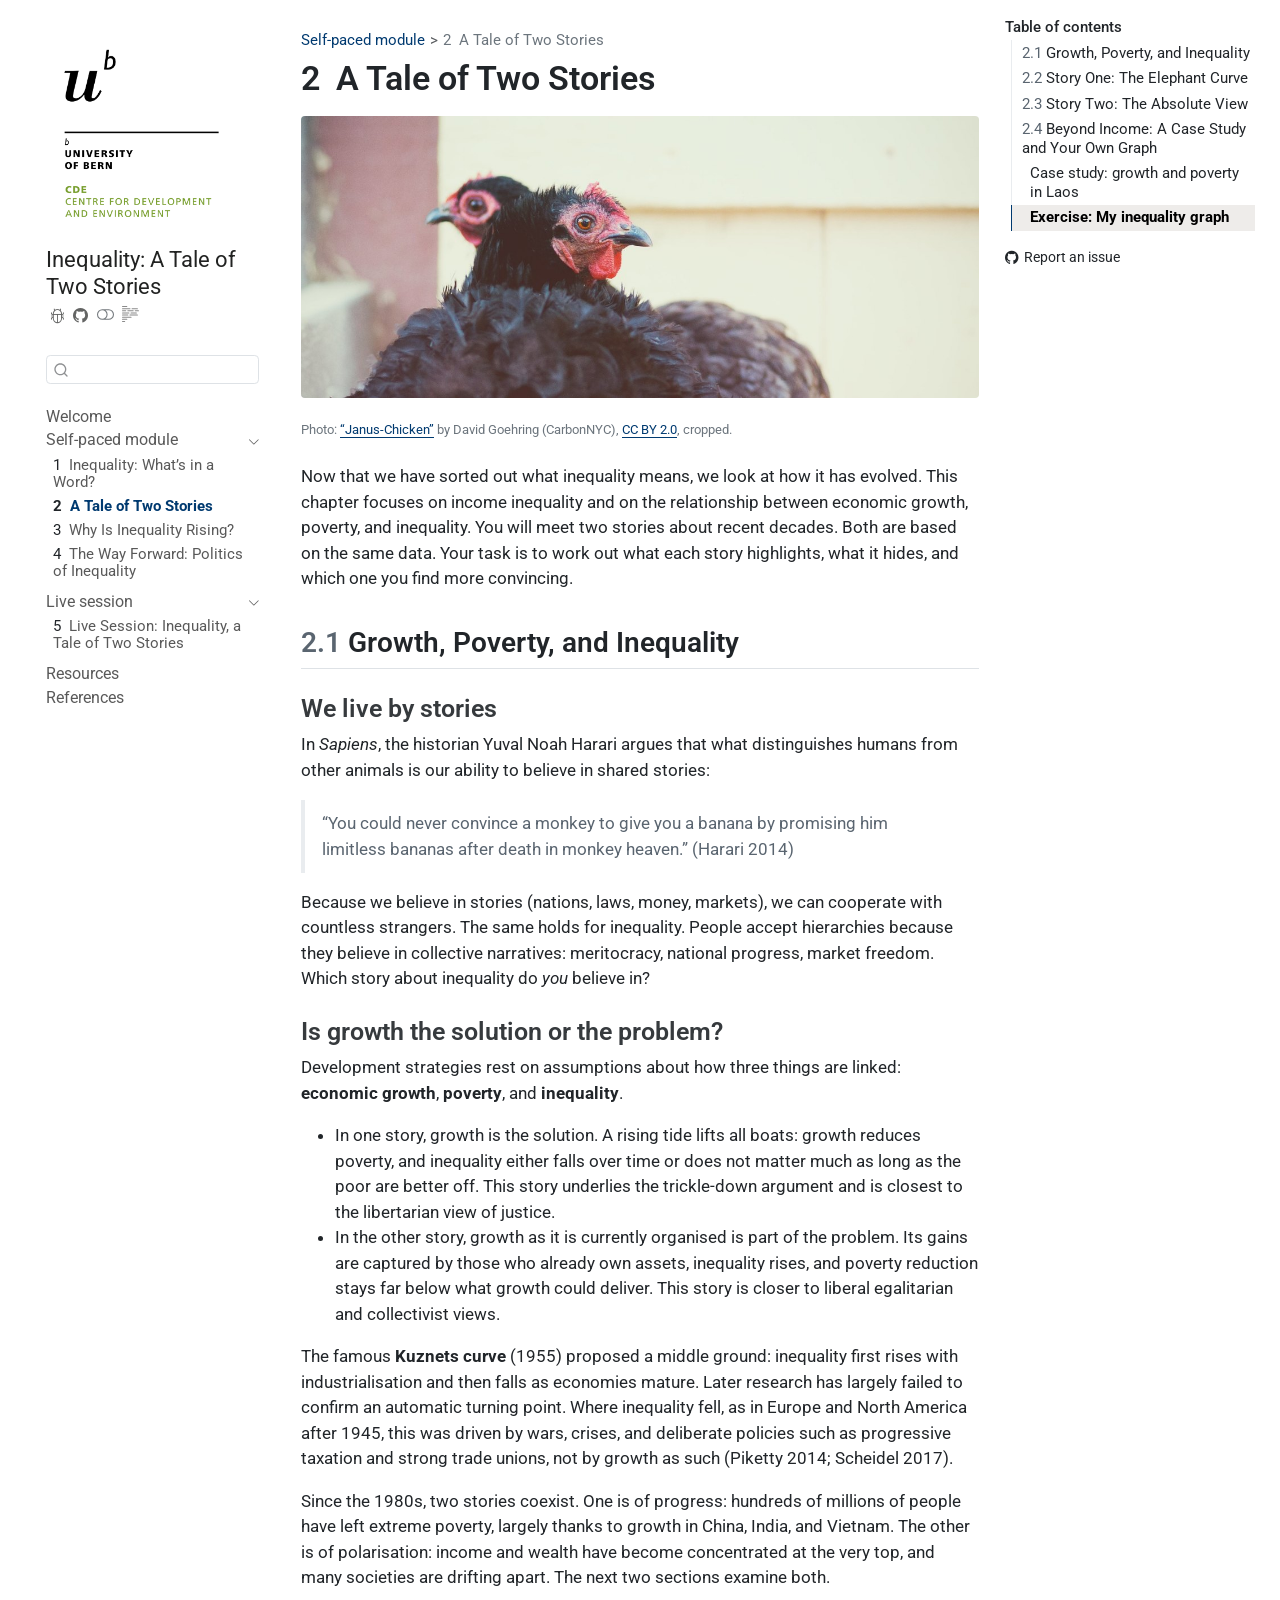
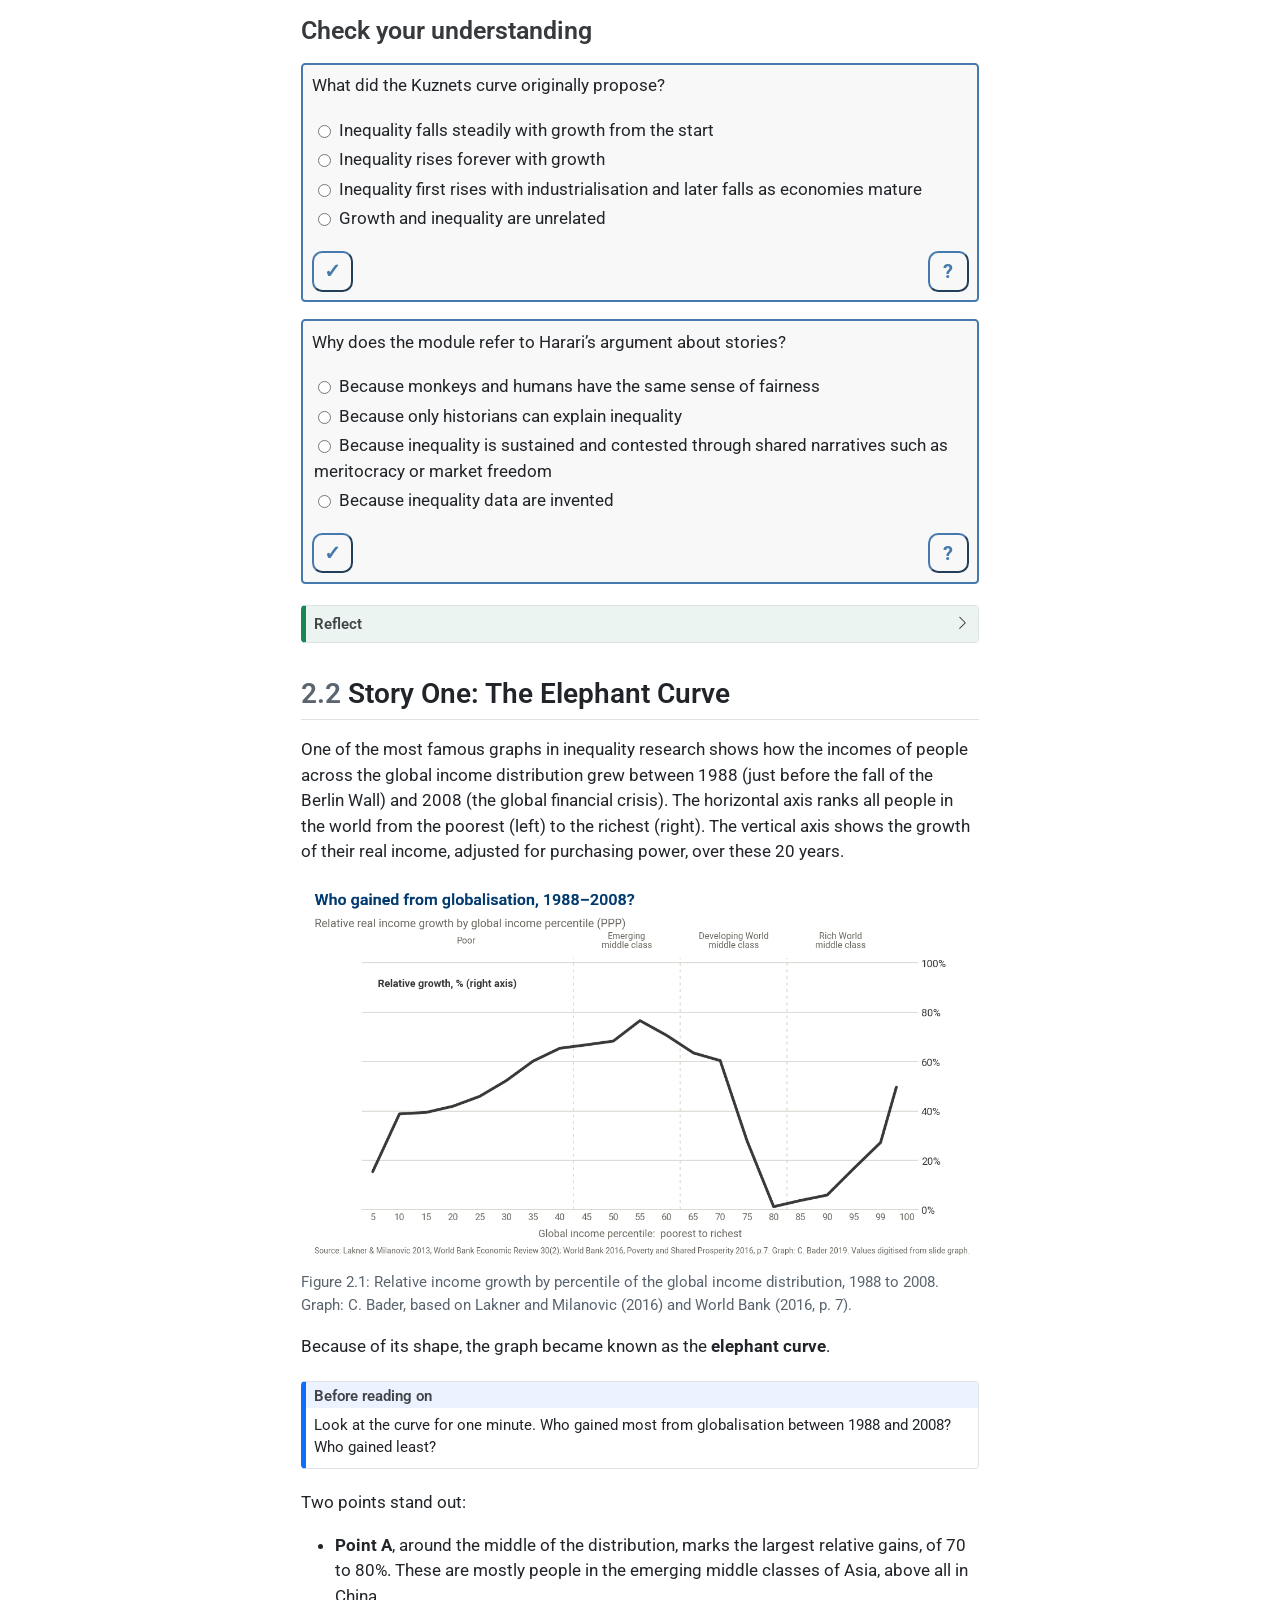
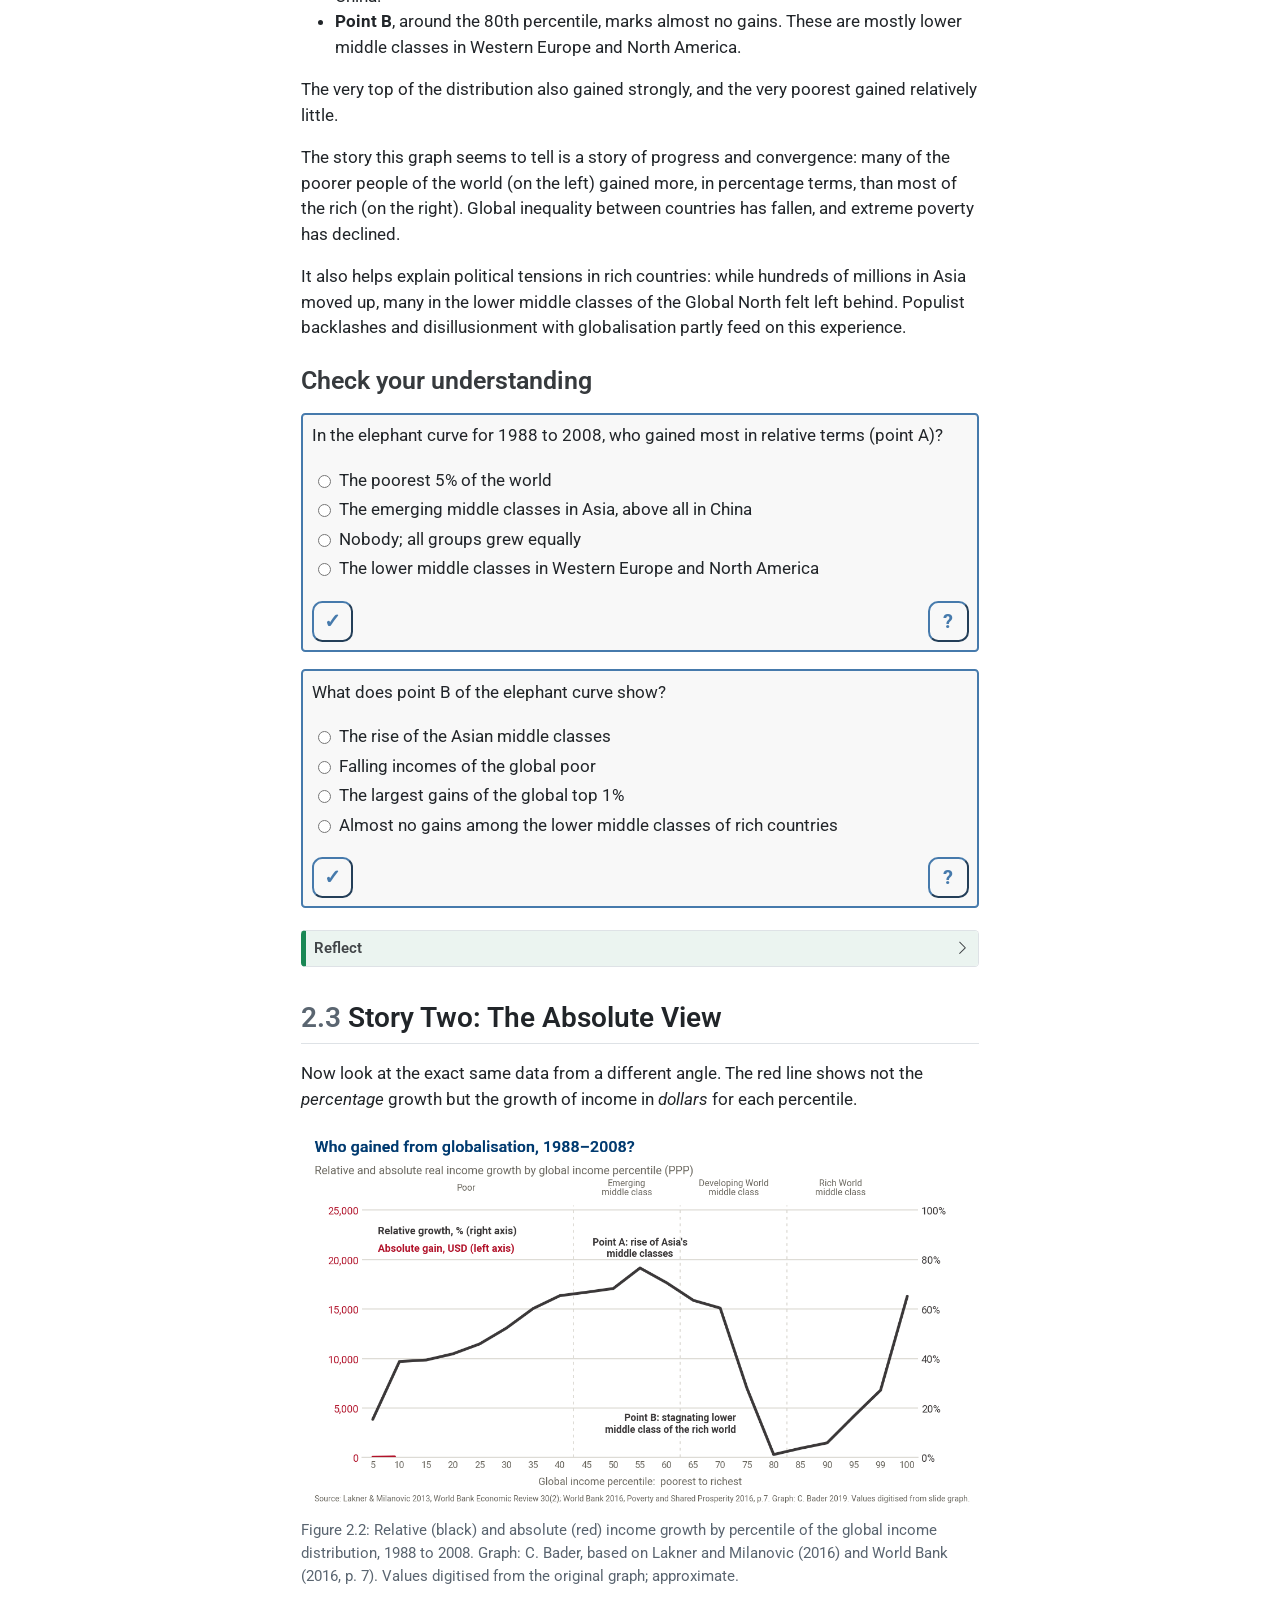
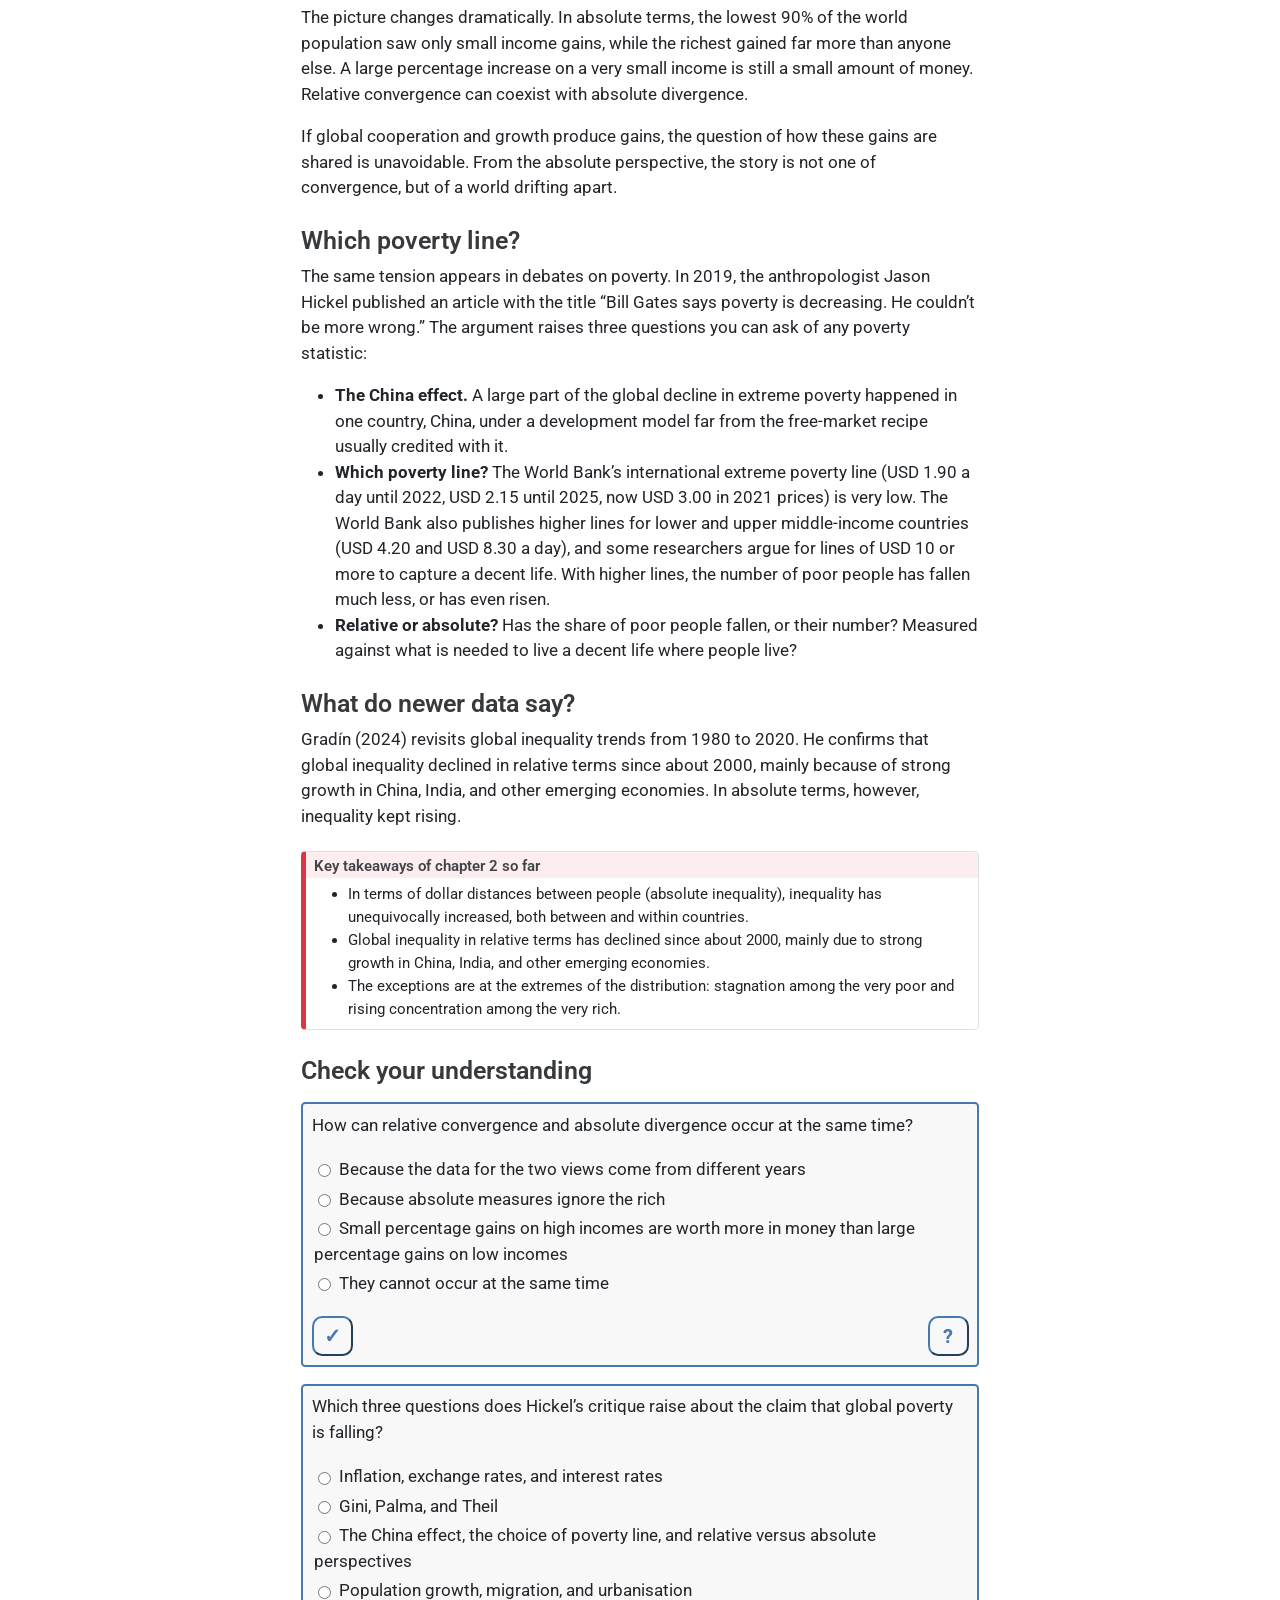
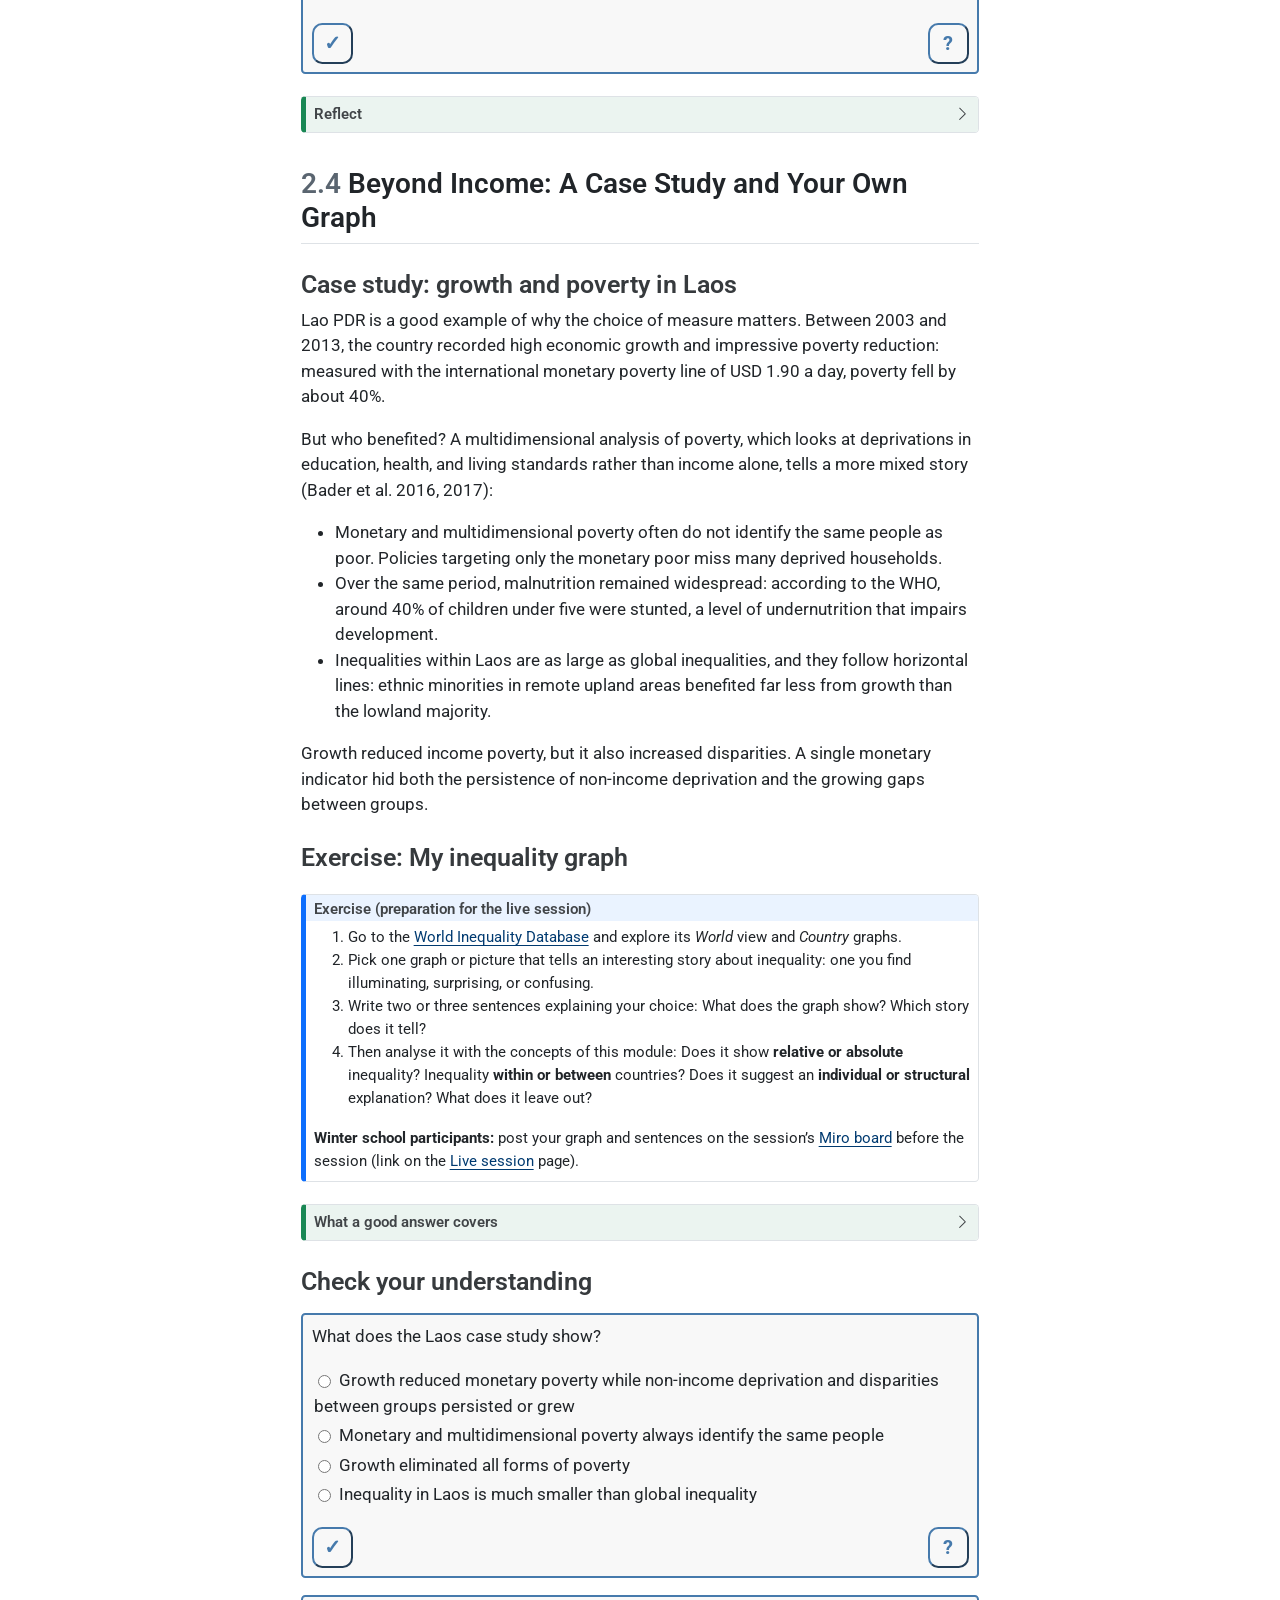
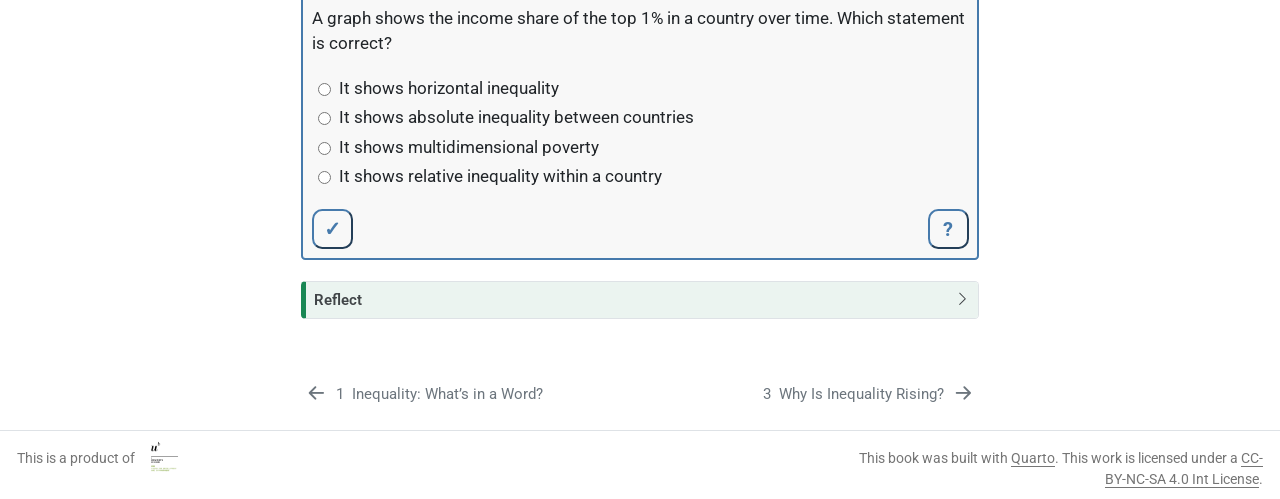
<file: docs/02_tale-of-two-stories/2_chapter.html>
<!DOCTYPE html>
<html xmlns="http://www.w3.org/1999/xhtml" lang="en" xml:lang="en"><head>

<meta charset="utf-8">
<meta name="generator" content="quarto-1.10.18">

<meta name="viewport" content="width=device-width, initial-scale=1.0, user-scalable=yes">


<title>2&nbsp; A Tale of Two Stories – Inequality: A Tale of Two Stories</title>
<style>
/* Default styles provided by pandoc.
** See https://pandoc.org/MANUAL.html#variables-for-html for config info.
*/
span.smallcaps{font-variant: small-caps;}
div.columns{display: flex; gap: 1.5em;}
div.column{flex: auto;}
@media screen {
div.columns{gap: min(4vw, 1.5em);}
div.column{overflow-x: auto;}
}
div.hanging-indent{margin-left: 1.5em; text-indent: -1.5em;}
ul.task-list{list-style: none;}
ul.task-list li input[type="checkbox"] {
  width: 0.8em;
  margin: 0 0.8em 0.2em -1em; /* quarto-specific, see https://github.com/quarto-dev/quarto-cli/issues/4556 */ 
  vertical-align: middle;
}
</style>


<script src="../site_libs/quarto-nav/quarto-nav.js"></script>
<script src="../site_libs/quarto-nav/headroom.min.js"></script>
<script src="../site_libs/clipboard/clipboard.min.js"></script>
<script src="../site_libs/quarto-search/autocomplete.umd.js"></script>
<script src="../site_libs/quarto-search/fuse.min.js"></script>
<script src="../site_libs/quarto-search/quarto-search.js"></script>
<meta name="quarto:offset" content="../">
<link href="../03_why-rising/3_chapter.html" rel="next">
<link href="../01_whats-in-a-word/1_chapter.html" rel="prev">
<link href="../images/cdelogo_e.png" rel="icon" type="image/png">
<script src="../site_libs/quarto-html/quarto.js" type="module"></script>
<script src="../site_libs/quarto-html/tabsets/tabsets.js" type="module"></script>
<script src="../site_libs/quarto-html/popper.min.js"></script>
<script src="../site_libs/quarto-html/tippy.umd.min.js"></script>
<script src="../site_libs/quarto-html/anchor.min.js"></script>
<link href="../site_libs/quarto-html/tippy.css" rel="stylesheet">
<link href="../site_libs/quarto-html/quarto-syntax-highlighting-64a204ab8560d761af7679ceaba22944.css" rel="stylesheet" class="quarto-color-scheme" id="quarto-text-highlighting-styles">
<link href="../site_libs/quarto-html/quarto-syntax-highlighting-dark-b85bc7c33db8c58e0ec93c3465666fed.css" rel="stylesheet" class="quarto-color-scheme quarto-color-alternate" id="quarto-text-highlighting-styles">
<link href="../site_libs/quarto-html/quarto-syntax-highlighting-64a204ab8560d761af7679ceaba22944.css" rel="stylesheet" class="quarto-color-scheme-extra" id="quarto-text-highlighting-styles">
<script src="../site_libs/bootstrap/bootstrap.min.js"></script>
<link href="../site_libs/bootstrap/bootstrap-icons.css" rel="stylesheet">
<link href="../site_libs/bootstrap/bootstrap-6615afe55493702f5cd21ee97243c9b5.min.css" rel="stylesheet" append-hash="true" class="quarto-color-scheme" id="quarto-bootstrap" data-mode="light">
<link href="../site_libs/bootstrap/bootstrap-dark-7a71dccf7913d4dcf1cbe071b9ef3f19.min.css" rel="stylesheet" append-hash="true" class="quarto-color-scheme quarto-color-alternate" id="quarto-bootstrap" data-mode="dark">
<link href="../site_libs/bootstrap/bootstrap-6615afe55493702f5cd21ee97243c9b5.min.css" rel="stylesheet" append-hash="true" class="quarto-color-scheme-extra" id="quarto-bootstrap" data-mode="light">
<script src="../site_libs/quarto-contrib/glightbox/glightbox.min.js"></script>
<link href="../site_libs/quarto-contrib/glightbox/glightbox.min.css" rel="stylesheet">
<link href="../site_libs/quarto-contrib/glightbox/lightbox.css" rel="stylesheet">
<script id="quarto-search-options" type="application/json">{
  "location": "sidebar",
  "copy-button": false,
  "collapse-after": 3,
  "panel-placement": "start",
  "type": "textbox",
  "limit": 50,
  "keyboard-shortcut": [
    "f",
    "/",
    "s"
  ],
  "show-item-context": false,
  "language": {
    "search-no-results-text": "No results",
    "search-matching-documents-text": "matching documents",
    "search-copy-link-title": "Copy link to search",
    "search-hide-matches-text": "Hide additional matches",
    "search-more-match-text": "more match in this document",
    "search-more-matches-text": "more matches in this document",
    "search-clear-button-title": "Clear",
    "search-text-placeholder": "",
    "search-detached-cancel-button-title": "Cancel",
    "search-submit-button-title": "Submit",
    "search-label": "Search"
  }
}</script>
<link rel="preconnect" href="https://fonts.googleapis.com">
<link rel="preconnect" href="https://fonts.gstatic.com" crossorigin="">
<link href="https://fonts.googleapis.com/css2?family=Roboto:ital,wght@0,400;0,700;1,400;1,700&amp;family=Fira+Code:wght@400;500&amp;display=swap" rel="stylesheet">


<link rel="stylesheet" href="../webex.css">
</head>

<body class="nav-sidebar floating quarto-light"><script id="quarto-html-before-body" type="application/javascript">
    const toggleBodyColorMode = (bsSheetEl) => {
      const mode = bsSheetEl.getAttribute("data-mode");
      const bodyEl = window.document.querySelector("body");
      if (mode === "dark") {
        bodyEl.classList.add("quarto-dark");
        bodyEl.classList.remove("quarto-light");
      } else {
        bodyEl.classList.add("quarto-light");
        bodyEl.classList.remove("quarto-dark");
      }
    }
    const toggleBodyColorPrimary = () => {
      const bsSheetEl = window.document.querySelector("link#quarto-bootstrap:not([rel=disabled-stylesheet])");
      if (bsSheetEl) {
        toggleBodyColorMode(bsSheetEl);
      }
    }
    const setColorSchemeToggle = (alternate) => {
      const toggles = window.document.querySelectorAll('.quarto-color-scheme-toggle');
      for (let i=0; i < toggles.length; i++) {
        const toggle = toggles[i];
        if (toggle) {
          if (alternate) {
            toggle.classList.add("alternate");
          } else {
            toggle.classList.remove("alternate");
          }
        }
      }
    };
    const toggleColorMode = (alternate) => {
      // Switch the stylesheets
      const primaryStylesheets = window.document.querySelectorAll('link.quarto-color-scheme:not(.quarto-color-alternate)');
      const alternateStylesheets = window.document.querySelectorAll('link.quarto-color-scheme.quarto-color-alternate');
      manageTransitions('#quarto-margin-sidebar .nav-link', false);
      if (alternate) {
        // note: dark is layered on light, we don't disable primary!
        enableStylesheet(alternateStylesheets);
        for (const sheetNode of alternateStylesheets) {
          if (sheetNode.id === "quarto-bootstrap") {
            toggleBodyColorMode(sheetNode);
          }
        }
      } else {
        disableStylesheet(alternateStylesheets);
        enableStylesheet(primaryStylesheets)
        toggleBodyColorPrimary();
      }
      manageTransitions('#quarto-margin-sidebar .nav-link', true);
      // Switch the toggles
      setColorSchemeToggle(alternate)
      // Hack to workaround the fact that safari doesn't
      // properly recolor the scrollbar when toggling (#1455)
      if (navigator.userAgent.indexOf('Safari') > 0 && navigator.userAgent.indexOf('Chrome') == -1) {
        manageTransitions("body", false);
        window.scrollTo(0, 1);
        setTimeout(() => {
          window.scrollTo(0, 0);
          manageTransitions("body", true);
        }, 40);
      }
    }
    const disableStylesheet = (stylesheets) => {
      for (let i=0; i < stylesheets.length; i++) {
        const stylesheet = stylesheets[i];
        stylesheet.rel = 'disabled-stylesheet';
      }
    }
    const enableStylesheet = (stylesheets) => {
      for (let i=0; i < stylesheets.length; i++) {
        const stylesheet = stylesheets[i];
        if(stylesheet.rel !== 'stylesheet') { // for Chrome, which will still FOUC without this check
          stylesheet.rel = 'stylesheet';
        }
      }
    }
    const manageTransitions = (selector, allowTransitions) => {
      const els = window.document.querySelectorAll(selector);
      for (let i=0; i < els.length; i++) {
        const el = els[i];
        if (allowTransitions) {
          el.classList.remove('notransition');
        } else {
          el.classList.add('notransition');
        }
      }
    }
    const isFileUrl = () => {
      return window.location.protocol === 'file:';
    }
    const hasAlternateSentinel = () => {
      let styleSentinel = getColorSchemeSentinel();
      if (styleSentinel !== null) {
        return styleSentinel === "alternate";
      } else {
        return false;
      }
    }
    const setStyleSentinel = (alternate) => {
      const value = alternate ? "alternate" : "default";
      if (!isFileUrl()) {
        window.localStorage.setItem("quarto-color-scheme", value);
      } else {
        localAlternateSentinel = value;
      }
    }
    const getColorSchemeSentinel = () => {
      if (!isFileUrl()) {
        const storageValue = window.localStorage.getItem("quarto-color-scheme");
        return storageValue != null ? storageValue : localAlternateSentinel;
      } else {
        return localAlternateSentinel;
      }
    }
    const toggleGiscusIfUsed = (isAlternate, darkModeDefault) => {
      const baseTheme = document.querySelector('#giscus-base-theme')?.value ?? 'light';
      const alternateTheme = document.querySelector('#giscus-alt-theme')?.value ?? 'dark';
      let newTheme = '';
      if(authorPrefersDark) {
        newTheme = isAlternate ? baseTheme : alternateTheme;
      } else {
        newTheme = isAlternate ? alternateTheme : baseTheme;
      }
      const changeGiscusTheme = () => {
        // From: https://github.com/giscus/giscus/issues/336
        const sendMessage = (message) => {
          const iframe = document.querySelector('iframe.giscus-frame');
          if (!iframe) return;
          iframe.contentWindow.postMessage({ giscus: message }, 'https://giscus.app');
        }
        sendMessage({
          setConfig: {
            theme: newTheme
          }
        });
      }
      const isGiscussLoaded = window.document.querySelector('iframe.giscus-frame') !== null;
      if (isGiscussLoaded) {
        changeGiscusTheme();
      }
    };
    const authorPrefersDark = false;
    const darkModeDefault = authorPrefersDark;
      document.querySelector('link#quarto-text-highlighting-styles.quarto-color-scheme-extra').rel = 'disabled-stylesheet';
      document.querySelector('link#quarto-bootstrap.quarto-color-scheme-extra').rel = 'disabled-stylesheet';
    let localAlternateSentinel = darkModeDefault ? 'alternate' : 'default';
    // Dark / light mode switch
    window.quartoToggleColorScheme = () => {
      // Read the current dark / light value
      let toAlternate = !hasAlternateSentinel();
      toggleColorMode(toAlternate);
      setStyleSentinel(toAlternate);
      toggleGiscusIfUsed(toAlternate, darkModeDefault);
      window.dispatchEvent(new Event('resize'));
    };
    // Switch to dark mode if need be
    if (hasAlternateSentinel()) {
      toggleColorMode(true);
    } else {
      toggleColorMode(false);
    }
  </script>

<div id="quarto-search-results"></div>
  <header id="quarto-header" class="headroom fixed-top">
  <nav class="quarto-secondary-nav">
    <div class="container-fluid d-flex">
      <button type="button" class="quarto-btn-toggle btn" data-bs-toggle="collapse" role="button" data-bs-target=".quarto-sidebar-collapse-item" aria-controls="quarto-sidebar" aria-expanded="false" aria-label="Toggle sidebar navigation" onclick="if (window.quartoToggleHeadroom) { window.quartoToggleHeadroom(); }">
        <i class="bi bi-layout-text-sidebar-reverse"></i>
      </button>
        <nav class="quarto-page-breadcrumbs" aria-label="breadcrumb"><ol class="breadcrumb"><li class="breadcrumb-item"><a href="../01_whats-in-a-word/1_chapter.html">Self-paced module</a></li><li class="breadcrumb-item"><a href="../02_tale-of-two-stories/2_chapter.html"><span class="chapter-number">2</span>&nbsp; <span class="chapter-title">A Tale of Two Stories</span></a></li></ol></nav>
        <a class="flex-grow-1" role="navigation" data-bs-toggle="collapse" data-bs-target=".quarto-sidebar-collapse-item" aria-controls="quarto-sidebar" aria-expanded="false" aria-label="Toggle sidebar navigation" onclick="if (window.quartoToggleHeadroom) { window.quartoToggleHeadroom(); }">      
        </a>
      <button type="button" class="btn quarto-search-button" aria-label="Search" onclick="window.quartoOpenSearch();">
        <i class="bi bi-search"></i>
      </button>
    </div>
  </nav>
</header>
<!-- content -->
<div id="quarto-content" class="quarto-container page-columns page-rows-contents page-layout-article">
<!-- sidebar -->
  <nav id="quarto-sidebar" class="sidebar collapse collapse-horizontal quarto-sidebar-collapse-item sidebar-navigation floating overflow-auto">
    <div class="pt-lg-2 mt-2 text-left sidebar-header sidebar-header-stacked">
      <a href="../index.html" class="sidebar-logo-link">
      <img src="../images/cdelogo_e.png" alt="" class="sidebar-logo light-content py-0 d-lg-inline d-none">
      <img src="../images/cdelogo_e.png" alt="" class="sidebar-logo dark-content py-0 d-lg-inline d-none">
      </a>
    <div class="sidebar-title mb-0 py-0">
      <a href="../">Inequality: A Tale of Two Stories</a> 
        <div class="sidebar-tools-main tools-wide">
    <a href="https://github.com/CDEteaching/inequality/issues/new" title="Report issue" class="quarto-navigation-tool px-1" aria-label="Report issue"><i class="bi bi-bug"></i></a>
    <a href="https://github.com/CDEteaching/inequality" title="Source Code" class="quarto-navigation-tool px-1" aria-label="Source Code"><i class="bi bi-github"></i></a>
  <a href="" class="quarto-color-scheme-toggle quarto-navigation-tool  px-1" onclick="window.quartoToggleColorScheme(); return false;" title="Toggle dark mode"><i class="bi"></i></a>
  <a href="" class="quarto-reader-toggle quarto-navigation-tool px-1" onclick="window.quartoToggleReader(); return false;" title="Toggle reader mode">
  <div class="quarto-reader-toggle-btn">
  <i class="bi"></i>
  </div>
</a>
</div>
    </div>
      </div>
        <div class="mt-2 flex-shrink-0 align-items-center">
        <div class="sidebar-search">
        <div id="quarto-search" class="" title="Search"></div>
        </div>
        </div>
    <div class="sidebar-menu-container"> 
    <ul class="list-unstyled mt-1">
        <li class="sidebar-item">
  <div class="sidebar-item-container"> 
  <a href="../index.html" class="sidebar-item-text sidebar-link">
 <span class="menu-text">Welcome</span></a>
  </div>
</li>
        <li class="sidebar-item sidebar-item-section">
      <div class="sidebar-item-container"> 
            <a class="sidebar-item-text sidebar-link text-start" data-bs-toggle="collapse" data-bs-target="#quarto-sidebar-section-1" role="navigation" aria-expanded="true">
 <span class="menu-text">Self-paced module</span></a>
          <a class="sidebar-item-toggle text-start" data-bs-toggle="collapse" data-bs-target="#quarto-sidebar-section-1" role="navigation" aria-expanded="true" aria-label="Toggle section">
            <i class="bi bi-chevron-right ms-2"></i>
          </a> 
      </div>
      <ul id="quarto-sidebar-section-1" class="collapse list-unstyled sidebar-section depth1 show">  
          <li class="sidebar-item">
  <div class="sidebar-item-container"> 
  <a href="../01_whats-in-a-word/1_chapter.html" class="sidebar-item-text sidebar-link">
 <span class="menu-text"><span class="chapter-number">1</span>&nbsp; <span class="chapter-title">Inequality: What’s in a Word?</span></span></a>
  </div>
</li>
          <li class="sidebar-item">
  <div class="sidebar-item-container"> 
  <a href="../02_tale-of-two-stories/2_chapter.html" class="sidebar-item-text sidebar-link active">
 <span class="menu-text"><span class="chapter-number">2</span>&nbsp; <span class="chapter-title">A Tale of Two Stories</span></span></a>
  </div>
</li>
          <li class="sidebar-item">
  <div class="sidebar-item-container"> 
  <a href="../03_why-rising/3_chapter.html" class="sidebar-item-text sidebar-link">
 <span class="menu-text"><span class="chapter-number">3</span>&nbsp; <span class="chapter-title">Why Is Inequality Rising?</span></span></a>
  </div>
</li>
          <li class="sidebar-item">
  <div class="sidebar-item-container"> 
  <a href="../04_way-forward/4_chapter.html" class="sidebar-item-text sidebar-link">
 <span class="menu-text"><span class="chapter-number">4</span>&nbsp; <span class="chapter-title">The Way Forward: Politics of Inequality</span></span></a>
  </div>
</li>
      </ul>
  </li>
        <li class="sidebar-item sidebar-item-section">
      <div class="sidebar-item-container"> 
            <a class="sidebar-item-text sidebar-link text-start" data-bs-toggle="collapse" data-bs-target="#quarto-sidebar-section-2" role="navigation" aria-expanded="true">
 <span class="menu-text">Live session</span></a>
          <a class="sidebar-item-toggle text-start" data-bs-toggle="collapse" data-bs-target="#quarto-sidebar-section-2" role="navigation" aria-expanded="true" aria-label="Toggle section">
            <i class="bi bi-chevron-right ms-2"></i>
          </a> 
      </div>
      <ul id="quarto-sidebar-section-2" class="collapse list-unstyled sidebar-section depth1 show">  
          <li class="sidebar-item">
  <div class="sidebar-item-container"> 
  <a href="../winter-school/session.html" class="sidebar-item-text sidebar-link">
 <span class="menu-text"><span class="chapter-number">5</span>&nbsp; <span class="chapter-title">Live Session: Inequality, a Tale of Two Stories</span></span></a>
  </div>
</li>
      </ul>
  </li>
        <li class="sidebar-item">
  <div class="sidebar-item-container"> 
  <a href="../resources.html" class="sidebar-item-text sidebar-link">
 <span class="menu-text">Resources</span></a>
  </div>
</li>
        <li class="sidebar-item">
  <div class="sidebar-item-container"> 
  <a href="../references.html" class="sidebar-item-text sidebar-link">
 <span class="menu-text">References</span></a>
  </div>
</li>
    </ul>
    </div>
</nav>
<div id="quarto-sidebar-glass" class="quarto-sidebar-collapse-item" data-bs-toggle="collapse" data-bs-target=".quarto-sidebar-collapse-item"></div>
<!-- margin-sidebar -->
    <div id="quarto-margin-sidebar" class="sidebar margin-sidebar">
        <nav id="TOC" role="doc-toc" class="toc-active">
    <h2 id="toc-title">Table of contents</h2>
   
  <ul>
  <li><a href="#growth-poverty-and-inequality" id="toc-growth-poverty-and-inequality" class="nav-link active" data-scroll-target="#growth-poverty-and-inequality"><span class="header-section-number">2.1</span> Growth, Poverty, and Inequality</a>
  <ul class="collapse">
  <li><a href="#we-live-by-stories" id="toc-we-live-by-stories" class="nav-link" data-scroll-target="#we-live-by-stories">We live by stories</a></li>
  <li><a href="#is-growth-the-solution-or-the-problem" id="toc-is-growth-the-solution-or-the-problem" class="nav-link" data-scroll-target="#is-growth-the-solution-or-the-problem">Is growth the solution or the problem?</a></li>
  </ul></li>
  <li><a href="#story-one-the-elephant-curve" id="toc-story-one-the-elephant-curve" class="nav-link" data-scroll-target="#story-one-the-elephant-curve"><span class="header-section-number">2.2</span> Story One: The Elephant Curve</a></li>
  <li><a href="#story-two-the-absolute-view" id="toc-story-two-the-absolute-view" class="nav-link" data-scroll-target="#story-two-the-absolute-view"><span class="header-section-number">2.3</span> Story Two: The Absolute View</a>
  <ul class="collapse">
  <li><a href="#which-poverty-line" id="toc-which-poverty-line" class="nav-link" data-scroll-target="#which-poverty-line">Which poverty line?</a></li>
  <li><a href="#what-do-newer-data-say" id="toc-what-do-newer-data-say" class="nav-link" data-scroll-target="#what-do-newer-data-say">What do newer data say?</a></li>
  </ul></li>
  <li><a href="#beyond-income-a-case-study-and-your-own-graph" id="toc-beyond-income-a-case-study-and-your-own-graph" class="nav-link" data-scroll-target="#beyond-income-a-case-study-and-your-own-graph"><span class="header-section-number">2.4</span> Beyond Income: A Case Study and Your Own Graph</a>
  <ul class="collapse">
  <li><a href="#case-study-growth-and-poverty-in-laos" id="toc-case-study-growth-and-poverty-in-laos" class="nav-link" data-scroll-target="#case-study-growth-and-poverty-in-laos">Case study: growth and poverty in Laos</a></li>
  <li><a href="#sec-my-graph" id="toc-sec-my-graph" class="nav-link" data-scroll-target="#sec-my-graph">Exercise: My inequality graph</a></li>
  </ul></li>
  </ul>
<div class="toc-actions"><ul><li><a href="https://github.com/CDEteaching/inequality/issues/new" class="toc-action"><i class="bi bi-github"></i>Report an issue</a></li></ul></div></nav>
    </div>
<!-- main -->
<main class="content" id="quarto-document-content">


<header id="title-block-header" class="quarto-title-block default"><nav class="quarto-page-breadcrumbs quarto-title-breadcrumbs d-none d-lg-block" aria-label="breadcrumb"><ol class="breadcrumb"><li class="breadcrumb-item"><a href="../01_whats-in-a-word/1_chapter.html">Self-paced module</a></li><li class="breadcrumb-item"><a href="../02_tale-of-two-stories/2_chapter.html"><span class="chapter-number">2</span>&nbsp; <span class="chapter-title">A Tale of Two Stories</span></a></li></ol></nav>
<div class="quarto-title">
<h1 class="title"><span class="chapter-number">2</span>&nbsp; <span class="chapter-title">A Tale of Two Stories</span></h1>
</div>



<div class="quarto-title-meta">

    
  
    
  </div>
  


</header>


<p><a href="images/header.jpg" class="lightbox" data-gallery="quarto-lightbox-gallery-1"><img src="images/header.jpg" class="chapter-header no-lightbox img-fluid" alt="Two black chickens, one in front of the other, so that they look like one bird with two heads."></a></p>
<div class="header-credit">
<p>Photo: <a href="https://flickr.com/photos/carbonnyc/15746223776">“Janus-Chicken”</a> by David Goehring (CarbonNYC), <a href="https://creativecommons.org/licenses/by/2.0/">CC BY 2.0</a>, cropped.</p>
</div>
<p>Now that we have sorted out what inequality means, we look at how it has evolved. This chapter focuses on income inequality and on the relationship between economic growth, poverty, and inequality. You will meet two stories about recent decades. Both are based on the same data. Your task is to work out what each story highlights, what it hides, and which one you find more convincing.</p>
<section id="growth-poverty-and-inequality" class="level2" data-number="2.1">
<h2 data-number="2.1" class="anchored" data-anchor-id="growth-poverty-and-inequality"><span class="header-section-number">2.1</span> Growth, Poverty, and Inequality</h2>
<section id="we-live-by-stories" class="level3">
<h3 class="anchored" data-anchor-id="we-live-by-stories">We live by stories</h3>
<p>In <em>Sapiens</em>, the historian Yuval Noah Harari argues that what distinguishes humans from other animals is our ability to believe in shared stories:</p>
<blockquote class="blockquote">
<p>“You could never convince a monkey to give you a banana by promising him limitless bananas after death in monkey heaven.” (Harari 2014)</p>
</blockquote>
<p>Because we believe in stories (nations, laws, money, markets), we can cooperate with countless strangers. The same holds for inequality. People accept hierarchies because they believe in collective narratives: meritocracy, national progress, market freedom. Which story about inequality do <em>you</em> believe in?</p>
</section>
<section id="is-growth-the-solution-or-the-problem" class="level3">
<h3 class="anchored" data-anchor-id="is-growth-the-solution-or-the-problem">Is growth the solution or the problem?</h3>
<p>Development strategies rest on assumptions about how three things are linked: <strong>economic growth</strong>, <strong>poverty</strong>, and <strong>inequality</strong>.</p>
<ul>
<li>In one story, growth is the solution. A rising tide lifts all boats: growth reduces poverty, and inequality either falls over time or does not matter much as long as the poor are better off. This story underlies the trickle-down argument and is closest to the libertarian view of justice.</li>
<li>In the other story, growth as it is currently organised is part of the problem. Its gains are captured by those who already own assets, inequality rises, and poverty reduction stays far below what growth could deliver. This story is closer to liberal egalitarian and collectivist views.</li>
</ul>
<p>The famous <strong>Kuznets curve</strong> (1955) proposed a middle ground: inequality first rises with industrialisation and then falls as economies mature. Later research has largely failed to confirm an automatic turning point. Where inequality fell, as in Europe and North America after 1945, this was driven by wars, crises, and deliberate policies such as progressive taxation and strong trade unions, not by growth as such (Piketty 2014; Scheidel 2017).</p>
<p>Since the 1980s, two stories coexist. One is of progress: hundreds of millions of people have left extreme poverty, largely thanks to growth in China, India, and Vietnam. The other is of polarisation: income and wealth have become concentrated at the very top, and many societies are drifting apart. The next two sections examine both.</p>
</section>
<section id="check-your-understanding" class="level3 unnumbered unlisted">
<h3 class="unnumbered unlisted anchored" data-anchor-id="check-your-understanding">Check your understanding</h3>
<div class="webex-question">
<div class="webex-check webex-box">
<p>What did the Kuznets curve originally propose?</p>
<div id="webex-a146a45b997ec61f97f1b7257a1072bd" class="webex-radiogroup" data-answer="OgEYBk0FGVJk">
<label><input type="radio" autocomplete="off" name="a146a45b997ec61f97f1b7257a1072bd"><span>Inequality falls steadily with growth from the start</span></label><label><input type="radio" autocomplete="off" name="a146a45b997ec61f97f1b7257a1072bd"><span>Inequality rises forever with growth</span></label><label><input type="radio" autocomplete="off" name="a146a45b997ec61f97f1b7257a1072bd"><span>Inequality first rises with industrialisation and later falls as economies mature</span></label><label><input type="radio" autocomplete="off" name="a146a45b997ec61f97f1b7257a1072bd"><span>Growth and inequality are unrelated</span></label>
</div>
</div>
<div class="webex-solution">
<p>Kuznets (1955) proposed an inverted U. Later research found no automatic turning point; where inequality fell, policies, wars, and crises played a central role.</p>
<ul>
<li>False</li>
<li>False</li>
<li>True</li>
<li>False</li>
</ul>
</div>
</div>
<div class="webex-question">
<div class="webex-check webex-box">
<p>Why does the module refer to Harari’s argument about stories?</p>
<div id="webex-027137f4d28e8f104c59fdea70a16f7e" class="webex-radiogroup" data-answer="awIbAR8GSgQ5">
<label><input type="radio" autocomplete="off" name="027137f4d28e8f104c59fdea70a16f7e"><span>Because monkeys and humans have the same sense of fairness</span></label><label><input type="radio" autocomplete="off" name="027137f4d28e8f104c59fdea70a16f7e"><span>Because only historians can explain inequality</span></label><label><input type="radio" autocomplete="off" name="027137f4d28e8f104c59fdea70a16f7e"><span>Because inequality is sustained and contested through shared narratives such as meritocracy or market freedom</span></label><label><input type="radio" autocomplete="off" name="027137f4d28e8f104c59fdea70a16f7e"><span>Because inequality data are invented</span></label>
</div>
</div>
<div class="webex-solution">
<p>Harari argues that humans cooperate by believing in shared stories. Hierarchies, too, rest on stories that people accept or reject.</p>
<ul>
<li>False</li>
<li>False</li>
<li>True</li>
<li>False</li>
</ul>
</div>
</div>
<div class="callout callout-style-default callout-tip no-icon callout-titled">
<div class="callout-header d-flex align-content-center collapsed" data-bs-toggle="collapse" data-bs-target=".callout-1-contents" aria-controls="callout-1" aria-expanded="false" aria-label="Toggle callout">
<div class="callout-icon-container">
<i class="callout-icon no-icon"></i>
</div>
<div class="callout-title-container flex-fill">
<span class="screen-reader-only">Tip</span>Reflect
</div>
<div class="callout-btn-toggle d-inline-block border-0 py-1 ps-1 pe-0 float-end"><i class="callout-toggle"></i></div>
</div>
<div id="callout-1" class="callout-1-contents callout-collapse collapse">
<div class="callout-body-container callout-body">
<ul>
<li>Which of the two stories do you hear more often in your country? Who tells it?</li>
<li>Can you think of a period or place where growth went together with falling inequality? What else was happening at the time?</li>
</ul>
</div>
</div>
</div>
</section>
</section>
<section id="story-one-the-elephant-curve" class="level2" data-number="2.2">
<h2 data-number="2.2" class="anchored" data-anchor-id="story-one-the-elephant-curve"><span class="header-section-number">2.2</span> Story One: The Elephant Curve</h2>
<p>One of the most famous graphs in inequality research shows how the incomes of people across the global income distribution grew between 1988 (just before the fall of the Berlin Wall) and 2008 (the global financial crisis). The horizontal axis ranks all people in the world from the poorest (left) to the richest (right). The vertical axis shows the growth of their real income, adjusted for purchasing power, over these 20 years.</p>
<div id="fig-elephant-relative" class="quarto-float quarto-figure quarto-figure-center anchored">
<figure class="quarto-float quarto-float-fig figure">
<div aria-describedby="fig-elephant-relative-caption-0ceaefa1-69ba-4598-a22c-09a6ac19f8ca">
<a href="images/elephant_absolute_1_relative.gif" class="lightbox" data-gallery="quarto-lightbox-gallery-2" title="Figure&nbsp;2.1: Relative income growth by percentile of the global income distribution, 1988 to 2008. Graph: C. Bader, based on Lakner and Milanovic (2016) and World Bank (2016, p.&nbsp;7)."><img src="images/elephant_absolute_1_relative.gif" class="img-fluid figure-img"></a>
</div>
<figcaption class="quarto-float-caption-bottom quarto-float-caption quarto-float-fig" id="fig-elephant-relative-caption-0ceaefa1-69ba-4598-a22c-09a6ac19f8ca">
Figure&nbsp;2.1: Relative income growth by percentile of the global income distribution, 1988 to 2008. Graph: C. Bader, based on Lakner and Milanovic (2016) and World Bank (2016, p.&nbsp;7).
</figcaption>
</figure>
</div>
<p>Because of its shape, the graph became known as the <strong>elephant curve</strong>.</p>
<div class="callout callout-style-default callout-note no-icon callout-titled">
<div class="callout-header d-flex align-content-center">
<div class="callout-icon-container">
<i class="callout-icon no-icon"></i>
</div>
<div class="callout-title-container flex-fill">
<span class="screen-reader-only">Note</span>Before reading on
</div>
</div>
<div class="callout-body-container callout-body">
<p>Look at the curve for one minute. Who gained most from globalisation between 1988 and 2008? Who gained least?</p>
</div>
</div>
<p>Two points stand out:</p>
<ul>
<li><strong>Point A</strong>, around the middle of the distribution, marks the largest relative gains, of 70 to 80%. These are mostly people in the emerging middle classes of Asia, above all in China.</li>
<li><strong>Point B</strong>, around the 80th percentile, marks almost no gains. These are mostly lower middle classes in Western Europe and North America.</li>
</ul>
<p>The very top of the distribution also gained strongly, and the very poorest gained relatively little.</p>
<p>The story this graph seems to tell is a story of progress and convergence: many of the poorer people of the world (on the left) gained more, in percentage terms, than most of the rich (on the right). Global inequality between countries has fallen, and extreme poverty has declined.</p>
<p>It also helps explain political tensions in rich countries: while hundreds of millions in Asia moved up, many in the lower middle classes of the Global North felt left behind. Populist backlashes and disillusionment with globalisation partly feed on this experience.</p>
<section id="check-your-understanding-1" class="level3 unnumbered unlisted">
<h3 class="unnumbered unlisted anchored" data-anchor-id="check-your-understanding-1">Check your understanding</h3>
<div class="webex-question">
<div class="webex-check webex-box">
<p>In the elephant curve for 1988 to 2008, who gained most in relative terms (point A)?</p>
<div id="webex-378da548246589627434cd004cc1cfb0" class="webex-radiogroup" data-answer="aAcUVU0FGAhv">
<label><input type="radio" autocomplete="off" name="378da548246589627434cd004cc1cfb0"><span>The poorest 5% of the world</span></label><label><input type="radio" autocomplete="off" name="378da548246589627434cd004cc1cfb0"><span>The emerging middle classes in Asia, above all in China</span></label><label><input type="radio" autocomplete="off" name="378da548246589627434cd004cc1cfb0"><span>Nobody; all groups grew equally</span></label><label><input type="radio" autocomplete="off" name="378da548246589627434cd004cc1cfb0"><span>The lower middle classes in Western Europe and North America</span></label>
</div>
</div>
<div class="webex-solution">
<p>Point A, around the median of the global distribution, marks relative gains of 70 to 80%, mostly in the new middle classes of Asia.</p>
<ul>
<li>False</li>
<li>True</li>
<li>False</li>
<li>False</li>
</ul>
</div>
</div>
<div class="webex-question">
<div class="webex-check webex-box">
<p>What does point B of the elephant curve show?</p>
<div id="webex-9f096d87b73abcfef1bb4d110b0de4ee" class="webex-radiogroup" data-answer="YlYcCRpUFAY/">
<label><input type="radio" autocomplete="off" name="9f096d87b73abcfef1bb4d110b0de4ee"><span>The rise of the Asian middle classes</span></label><label><input type="radio" autocomplete="off" name="9f096d87b73abcfef1bb4d110b0de4ee"><span>Falling incomes of the global poor</span></label><label><input type="radio" autocomplete="off" name="9f096d87b73abcfef1bb4d110b0de4ee"><span>The largest gains of the global top 1%</span></label><label><input type="radio" autocomplete="off" name="9f096d87b73abcfef1bb4d110b0de4ee"><span>Almost no gains among the lower middle classes of rich countries</span></label>
</div>
</div>
<div class="webex-solution">
<p>Around the 80th global percentile, mostly lower middle classes in Western Europe and North America, real income barely grew.</p>
<ul>
<li>False</li>
<li>False</li>
<li>False</li>
<li>True</li>
</ul>
</div>
</div>
<div class="callout callout-style-default callout-tip no-icon callout-titled">
<div class="callout-header d-flex align-content-center collapsed" data-bs-toggle="collapse" data-bs-target=".callout-3-contents" aria-controls="callout-3" aria-expanded="false" aria-label="Toggle callout">
<div class="callout-icon-container">
<i class="callout-icon no-icon"></i>
</div>
<div class="callout-title-container flex-fill">
<span class="screen-reader-only">Tip</span>Reflect
</div>
<div class="callout-btn-toggle d-inline-block border-0 py-1 ps-1 pe-0 float-end"><i class="callout-toggle"></i></div>
</div>
<div id="callout-3" class="callout-3-contents callout-collapse collapse">
<div class="callout-body-container callout-body">
<ul>
<li>Where on the curve would you place yourself, your parents, and your grandparents?</li>
<li>The curve shows <em>relative</em> growth. What would you need to know to judge whether the gains were fairly shared?</li>
</ul>
</div>
</div>
</div>
</section>
</section>
<section id="story-two-the-absolute-view" class="level2" data-number="2.3">
<h2 data-number="2.3" class="anchored" data-anchor-id="story-two-the-absolute-view"><span class="header-section-number">2.3</span> Story Two: The Absolute View</h2>
<p>Now look at the exact same data from a different angle. The red line shows not the <em>percentage</em> growth but the growth of income in <em>dollars</em> for each percentile.</p>
<div id="fig-elephant-absolute" class="quarto-float quarto-figure quarto-figure-center anchored">
<figure class="quarto-float quarto-float-fig figure">
<div aria-describedby="fig-elephant-absolute-caption-0ceaefa1-69ba-4598-a22c-09a6ac19f8ca">
<a href="images/elephant_absolute_2_add_absolute.gif" class="lightbox" data-gallery="quarto-lightbox-gallery-3" title="Figure&nbsp;2.2: Relative (black) and absolute (red) income growth by percentile of the global income distribution, 1988 to 2008. Graph: C. Bader, based on Lakner and Milanovic (2016) and World Bank (2016, p.&nbsp;7). Values digitised from the original graph; approximate."><img src="images/elephant_absolute_2_add_absolute.gif" class="img-fluid figure-img"></a>
</div>
<figcaption class="quarto-float-caption-bottom quarto-float-caption quarto-float-fig" id="fig-elephant-absolute-caption-0ceaefa1-69ba-4598-a22c-09a6ac19f8ca">
Figure&nbsp;2.2: Relative (black) and absolute (red) income growth by percentile of the global income distribution, 1988 to 2008. Graph: C. Bader, based on Lakner and Milanovic (2016) and World Bank (2016, p.&nbsp;7). Values digitised from the original graph; approximate.
</figcaption>
</figure>
</div>
<p>The picture changes dramatically. In absolute terms, the lowest 90% of the world population saw only small income gains, while the richest gained far more than anyone else. A large percentage increase on a very small income is still a small amount of money. Relative convergence can coexist with absolute divergence.</p>
<p>If global cooperation and growth produce gains, the question of how these gains are shared is unavoidable. From the absolute perspective, the story is not one of convergence, but of a world drifting apart.</p>
<section id="which-poverty-line" class="level3">
<h3 class="anchored" data-anchor-id="which-poverty-line">Which poverty line?</h3>
<p>The same tension appears in debates on poverty. In 2019, the anthropologist Jason Hickel published an article with the title “Bill Gates says poverty is decreasing. He couldn’t be more wrong.” The argument raises three questions you can ask of any poverty statistic:</p>
<ul>
<li><strong>The China effect.</strong> A large part of the global decline in extreme poverty happened in one country, China, under a development model far from the free-market recipe usually credited with it.</li>
<li><strong>Which poverty line?</strong> The World Bank’s international extreme poverty line (USD 1.90 a day until 2022, USD 2.15 until 2025, now USD 3.00 in 2021 prices) is very low. The World Bank also publishes higher lines for lower and upper middle-income countries (USD 4.20 and USD 8.30 a day), and some researchers argue for lines of USD 10 or more to capture a decent life. With higher lines, the number of poor people has fallen much less, or has even risen.</li>
<li><strong>Relative or absolute?</strong> Has the share of poor people fallen, or their number? Measured against what is needed to live a decent life where people live?</li>
</ul>
</section>
<section id="what-do-newer-data-say" class="level3">
<h3 class="anchored" data-anchor-id="what-do-newer-data-say">What do newer data say?</h3>
<p>Gradín (2024) revisits global inequality trends from 1980 to 2020. He confirms that global inequality declined in relative terms since about 2000, mainly because of strong growth in China, India, and other emerging economies. In absolute terms, however, inequality kept rising.</p>
<div class="callout callout-style-default callout-important no-icon callout-titled">
<div class="callout-header d-flex align-content-center">
<div class="callout-icon-container">
<i class="callout-icon no-icon"></i>
</div>
<div class="callout-title-container flex-fill">
<span class="screen-reader-only">Important</span>Key takeaways of chapter 2 so far
</div>
</div>
<div class="callout-body-container callout-body">
<ul>
<li>In terms of dollar distances between people (absolute inequality), inequality has unequivocally increased, both between and within countries.</li>
<li>Global inequality in relative terms has declined since about 2000, mainly due to strong growth in China, India, and other emerging economies.</li>
<li>The exceptions are at the extremes of the distribution: stagnation among the very poor and rising concentration among the very rich.</li>
</ul>
</div>
</div>
</section>
<section id="check-your-understanding-2" class="level3 unnumbered unlisted">
<h3 class="unnumbered unlisted anchored" data-anchor-id="check-your-understanding-2">Check your understanding</h3>
<div class="webex-question">
<div class="webex-check webex-box">
<p>How can relative convergence and absolute divergence occur at the same time?</p>
<div id="webex-356ef03c32ec2b3a1c184b3c568fbb50" class="webex-radiogroup" data-answer="aAUaVUoBH1Nu">
<label><input type="radio" autocomplete="off" name="356ef03c32ec2b3a1c184b3c568fbb50"><span>Because the data for the two views come from different years</span></label><label><input type="radio" autocomplete="off" name="356ef03c32ec2b3a1c184b3c568fbb50"><span>Because absolute measures ignore the rich</span></label><label><input type="radio" autocomplete="off" name="356ef03c32ec2b3a1c184b3c568fbb50"><span>Small percentage gains on high incomes are worth more in money than large percentage gains on low incomes</span></label><label><input type="radio" autocomplete="off" name="356ef03c32ec2b3a1c184b3c568fbb50"><span>They cannot occur at the same time</span></label>
</div>
</div>
<div class="webex-solution">
<p>A 10% gain on 1,000 dollars is 100 dollars; on 1,000,000 dollars it is 100,000. Ratios can converge while dollar gaps widen.</p>
<ul>
<li>False</li>
<li>False</li>
<li>True</li>
<li>False</li>
</ul>
</div>
</div>
<div class="webex-question">
<div class="webex-check webex-box">
<p>Which three questions does Hickel’s critique raise about the claim that global poverty is falling?</p>
<div id="webex-1f6727429b33afb59f9a90255bcacea8" class="webex-radiogroup" data-answer="alYaBx4GGAJk">
<label><input type="radio" autocomplete="off" name="1f6727429b33afb59f9a90255bcacea8"><span>Inflation, exchange rates, and interest rates</span></label><label><input type="radio" autocomplete="off" name="1f6727429b33afb59f9a90255bcacea8"><span>Gini, Palma, and Theil</span></label><label><input type="radio" autocomplete="off" name="1f6727429b33afb59f9a90255bcacea8"><span>The China effect, the choice of poverty line, and relative versus absolute perspectives</span></label><label><input type="radio" autocomplete="off" name="1f6727429b33afb59f9a90255bcacea8"><span>Population growth, migration, and urbanisation</span></label>
</div>
</div>
<div class="webex-solution">
<p>Much of the decline happened in China; low poverty lines show more progress than higher ones; and shares can fall while numbers stay high.</p>
<ul>
<li>False</li>
<li>False</li>
<li>True</li>
<li>False</li>
</ul>
</div>
</div>
<div class="callout callout-style-default callout-tip no-icon callout-titled">
<div class="callout-header d-flex align-content-center collapsed" data-bs-toggle="collapse" data-bs-target=".callout-5-contents" aria-controls="callout-5" aria-expanded="false" aria-label="Toggle callout">
<div class="callout-icon-container">
<i class="callout-icon no-icon"></i>
</div>
<div class="callout-title-container flex-fill">
<span class="screen-reader-only">Tip</span>Reflect
</div>
<div class="callout-btn-toggle d-inline-block border-0 py-1 ps-1 pe-0 float-end"><i class="callout-toggle"></i></div>
</div>
<div id="callout-5" class="callout-5-contents callout-collapse collapse">
<div class="callout-body-container callout-body">
<ul>
<li>Which of the two stories do you find more convincing now? Has your view changed since section 2.1?</li>
<li>If you were a government spokesperson in a fast-growing economy, which graph would you show? And if you were a trade union representative?</li>
</ul>
</div>
</div>
</div>
</section>
</section>
<section id="beyond-income-a-case-study-and-your-own-graph" class="level2" data-number="2.4">
<h2 data-number="2.4" class="anchored" data-anchor-id="beyond-income-a-case-study-and-your-own-graph"><span class="header-section-number">2.4</span> Beyond Income: A Case Study and Your Own Graph</h2>
<section id="case-study-growth-and-poverty-in-laos" class="level3">
<h3 class="anchored" data-anchor-id="case-study-growth-and-poverty-in-laos">Case study: growth and poverty in Laos</h3>
<p>Lao PDR is a good example of why the choice of measure matters. Between 2003 and 2013, the country recorded high economic growth and impressive poverty reduction: measured with the international monetary poverty line of USD 1.90 a day, poverty fell by about 40%.</p>
<p>But who benefited? A multidimensional analysis of poverty, which looks at deprivations in education, health, and living standards rather than income alone, tells a more mixed story (Bader et al.&nbsp;2016, 2017):</p>
<ul>
<li>Monetary and multidimensional poverty often do not identify the same people as poor. Policies targeting only the monetary poor miss many deprived households.</li>
<li>Over the same period, malnutrition remained widespread: according to the WHO, around 40% of children under five were stunted, a level of undernutrition that impairs development.</li>
<li>Inequalities within Laos are as large as global inequalities, and they follow horizontal lines: ethnic minorities in remote upland areas benefited far less from growth than the lowland majority.</li>
</ul>
<p>Growth reduced income poverty, but it also increased disparities. A single monetary indicator hid both the persistence of non-income deprivation and the growing gaps between groups.</p>
</section>
<section id="sec-my-graph" class="level3">
<h3 class="anchored" data-anchor-id="sec-my-graph">Exercise: My inequality graph</h3>
<div class="callout callout-style-default callout-note no-icon callout-titled">
<div class="callout-header d-flex align-content-center">
<div class="callout-icon-container">
<i class="callout-icon no-icon"></i>
</div>
<div class="callout-title-container flex-fill">
<span class="screen-reader-only">Note</span>Exercise (preparation for the live session)
</div>
</div>
<div class="callout-body-container callout-body">
<ol type="1">
<li>Go to the <a href="https://wid.world/">World Inequality Database</a> and explore its <em>World</em> view and <em>Country</em> graphs.</li>
<li>Pick one graph or picture that tells an interesting story about inequality: one you find illuminating, surprising, or confusing.</li>
<li>Write two or three sentences explaining your choice: What does the graph show? Which story does it tell?</li>
<li>Then analyse it with the concepts of this module: Does it show <strong>relative or absolute</strong> inequality? Inequality <strong>within or between</strong> countries? Does it suggest an <strong>individual or structural</strong> explanation? What does it leave out?</li>
</ol>
<p><strong>Winter school participants:</strong> post your graph and sentences on the session’s <a href="https://miro.com/app/board/uXjVEN0-B3o=/?share_link_id=815660152186">Miro board</a> before the session (link on the <a href="../winter-school/session.html">Live session</a> page).</p>
</div>
</div>
<div class="callout callout-style-default callout-tip no-icon callout-titled">
<div class="callout-header d-flex align-content-center collapsed" data-bs-toggle="collapse" data-bs-target=".callout-7-contents" aria-controls="callout-7" aria-expanded="false" aria-label="Toggle callout">
<div class="callout-icon-container">
<i class="callout-icon no-icon"></i>
</div>
<div class="callout-title-container flex-fill">
<span class="screen-reader-only">Tip</span>What a good answer covers
</div>
<div class="callout-btn-toggle d-inline-block border-0 py-1 ps-1 pe-0 float-end"><i class="callout-toggle"></i></div>
</div>
<div id="callout-7" class="callout-7-contents callout-collapse collapse">
<div class="callout-body-container callout-body">
<ul>
<li>States precisely what is measured: income or wealth, before or after taxes, which population and which years.</li>
<li>Identifies whether the graph shows relative shares, ratios, or absolute amounts, and how the story might change with the other perspective.</li>
<li>Names the reference unit (within a country, between countries, global).</li>
<li>Notes at least one thing the graph cannot show, such as non-income dimensions, horizontal inequalities, or what happens within the top 1%.</li>
<li>Links the graph to one of the two stories of this chapter.</li>
</ul>
</div>
</div>
</div>
</section>
<section id="check-your-understanding-3" class="level3 unnumbered unlisted">
<h3 class="unnumbered unlisted anchored" data-anchor-id="check-your-understanding-3">Check your understanding</h3>
<div class="webex-question">
<div class="webex-check webex-box">
<p>What does the Laos case study show?</p>
<div id="webex-9c07b6e7e43a3b0c5cb3555c84eba472" class="webex-radiogroup" data-answer="YlIcB04GSQc4">
<label><input type="radio" autocomplete="off" name="9c07b6e7e43a3b0c5cb3555c84eba472"><span>Growth reduced monetary poverty while non-income deprivation and disparities between groups persisted or grew</span></label><label><input type="radio" autocomplete="off" name="9c07b6e7e43a3b0c5cb3555c84eba472"><span>Monetary and multidimensional poverty always identify the same people</span></label><label><input type="radio" autocomplete="off" name="9c07b6e7e43a3b0c5cb3555c84eba472"><span>Growth eliminated all forms of poverty</span></label><label><input type="radio" autocomplete="off" name="9c07b6e7e43a3b0c5cb3555c84eba472"><span>Inequality in Laos is much smaller than global inequality</span></label>
</div>
</div>
<div class="webex-solution">
<p>Monetary poverty fell by about 40%, but malnutrition remained widespread and inequalities, especially between ethnic groups and regions, were as large as global ones.</p>
<ul>
<li>True</li>
<li>False</li>
<li>False</li>
<li>False</li>
</ul>
</div>
</div>
<div class="webex-question">
<div class="webex-check webex-box">
<p>A graph shows the income share of the top 1% in a country over time. Which statement is correct?</p>
<div id="webex-53c0bfecefb9af1fe93f156f3a1ef1e8" class="webex-radiogroup" data-answer="bgNPAE5WSVI4">
<label><input type="radio" autocomplete="off" name="53c0bfecefb9af1fe93f156f3a1ef1e8"><span>It shows horizontal inequality</span></label><label><input type="radio" autocomplete="off" name="53c0bfecefb9af1fe93f156f3a1ef1e8"><span>It shows absolute inequality between countries</span></label><label><input type="radio" autocomplete="off" name="53c0bfecefb9af1fe93f156f3a1ef1e8"><span>It shows multidimensional poverty</span></label><label><input type="radio" autocomplete="off" name="53c0bfecefb9af1fe93f156f3a1ef1e8"><span>It shows relative inequality within a country</span></label>
</div>
</div>
<div class="webex-solution">
<p>An income share is a relative measure, and it refers to the distribution within one country.</p>
<ul>
<li>False</li>
<li>False</li>
<li>False</li>
<li>True</li>
</ul>
</div>
</div>
<div class="callout callout-style-default callout-tip no-icon callout-titled">
<div class="callout-header d-flex align-content-center collapsed" data-bs-toggle="collapse" data-bs-target=".callout-8-contents" aria-controls="callout-8" aria-expanded="false" aria-label="Toggle callout">
<div class="callout-icon-container">
<i class="callout-icon no-icon"></i>
</div>
<div class="callout-title-container flex-fill">
<span class="screen-reader-only">Tip</span>Reflect
</div>
<div class="callout-btn-toggle d-inline-block border-0 py-1 ps-1 pe-0 float-end"><i class="callout-toggle"></i></div>
</div>
<div id="callout-8" class="callout-8-contents callout-collapse collapse">
<div class="callout-body-container callout-body">
<ul>
<li>Which story does your graph tell? Would someone holding the opposite story read it differently?</li>
<li>What would a multidimensional view add to your graph?</li>
</ul>
</div>
</div>
</div>


</section>
</section>

</main> <!-- /main -->
<script>



/* definition of content for the buttons */

const webex_buttons = {check_hidden:          "<b>&check;</b>",

                       check_hidden_alt:      "Check answer",

                       check_shown:           "<b>&lsh;</b>",

                       check_shown_alt:       "Hide check",

                       check_of_total:        "/",

                       solution:              "<b>&quest;</b>",

                       solution_alt:          "Correct solution",

                       question_next:         "<b>&#8634;</b>",

                       question_next_alt:     "Next question",

                       question_previous:     "",

                       question_previous_alt: ""}





/* update total correct if #webex-total_correct exists */

update_total_correct = function() {

  console.log("webex: update total_correct");



  document.querySelectorAll(".webex-total_correct").forEach(total => {

    p = total.closest(".webex-box");

    var correct = p.getElementsByClassName("webex-correct").length;

    var solvemes = p.getElementsByClassName("webex-solveme").length;

    var radiogroups = p.getElementsByClassName("webex-radiogroup").length;

    var selects = p.getElementsByClassName("webex-select").length;

    /* no specific class on input node, thus searching via query selector */

    var checkboxgroups = p.querySelectorAll("div[class=webex-checkboxgroup] input[type=checkbox]").length



    /* show number of correct / total number of answers */

    total.innerHTML = correct + "&nbsp;" + webex_buttons.check_of_total + "&nbsp;" + (solvemes + radiogroups + checkboxgroups + selects);

  });

}



/* check answers */

check_func = function() {

  console.log("webex: check answer");



  //var cl = elem.parentElement.classList;

  var cl = this.closest(".webex-box").classList;

  if (cl.contains("unchecked")) {

    cl.remove("unchecked");

    this.innerHTML = webex_buttons.check_shown; //"Hide check";

    if (webex_buttons.check_shown_alt.length > 0) this.setAttribute("title", webex_buttons.check_shown_alt);

  } else {

    cl.add("unchecked");

    this.innerHTML = webex_buttons.check_hidden; //"Check answer";

    if (webex_buttons.check_hidden_alt.length > 0) this.setAttribute("title", webex_buttons.check_hidden_alt);

  }

}



/* helper functions for checking the webex ID */

const id_checker = {"fmt": new RegExp("[g-zG-Z]"),

                    "load": function(e) { return e.getAttribute("id").match("(?<=(-)).*$")[0]; },

                    "eval": new TextEncoder(),

                    "dval": new TextDecoder()}



/* Show/hide correct solution */

solution_func = function() {

  console.log("webex: show/hide solution");



  var div = this.closest(".webex-question").querySelector(".webex-solution");

  var cl = div.classList;



  if (cl.contains("visible")) {

    cl.remove("visible");

  } else {

    cl.add("visible");

  }

}



/* function to check if the real answer is numeric */

convert_to_numeric = function(x) {

  if (typeof x == "string") {

    /* do nothing */

  } else if (x.length == 1) {

    /* take first element */

    x = x[0]

  } else {

    return NaN;

  }



  /* remove spaces for easier parsing */

  x = x.replace(/\s/g, "");



  /* Define patterns for different formats, note that spaces have been removed above */

  const patterns = [

    {regex: /^[+-]?\d+(\.\d{3})*,\d+$/, decimal: ",", thousand: "." },  // Format: "1.100.100.100,3"

    {regex: /^[+-]?\d+(,\d{3})*\.\d+$/, decimal: ".", thousand: "," },  // Format: "1,100,100,100.3"

    {regex: /^[+-]?\d+(\.|\.\d+)?$/, decimal: "." },                    // Format: "1100100100.5" or "1100100100."

    {regex: /^[+-]?\d+(,|,\d+)$/, decimal: "," }                        // Format: "1100100100,5" or "1100100100,"

  ];





  /* testing all regular expressions, convert to float if possible */

  for (const { regex, decimal, thousand } of patterns) {

    if (regex.test(x)) {

      let numeric = x;

      if (thousand) numeric = numeric.replace(new RegExp(`\\${thousand}`, "g"), "");

      numeric = numeric.replace(decimal, ".");

      return parseFloat(numeric);

    }

  }



  /* input of length 1 but none of the known formats, return NaN */

  return NaN;

}



/* Checking webex ID, returns formalsol */

check_id = function(e) {

  /* loading webex ID */

  var id = id_checker["load"](e);



  /* extracting answer */

  let answer = e.dataset.answer;



  /* checking unique id, prepare and return array */

  if (!id_checker["fmt"].test(id)) {

    const a = id_checker["eval"].encode(atob(answer));

    const b = id_checker["eval"].encode(id);

    const res = a.map((byte, index) => byte^b[index % b.length]);

    answer = id_checker["dval"].decode(res);

    /* Replacing &amp; with ' before parsing */

    answer = answer.replaceAll("&apos;", "'");

  }



  return JSON.parse(answer);

}



/* function for checking solveme answers */

solveme_func = function(e) {

  /* avoid that keyup and keychange twice execute this function within nms = 10

   * ms, clearing inputTimer and add timeout */

  console.log("webex: check solveme");



  /* float, precision for checking numeric answers */

  const eps = 0.00000000000001;



  /* get last checked user answer */

  const question = this.closest(".webex-question")



  /* extracting classes */

  var cl = this.classList;

  var my_answer = this.value;



  /* extracting classes */

  var cl = this.classList;



  /* empty answer? Job done */

  if (my_answer == "") {

    cl.remove("webex-correct");

    cl.remove("webex-incorrect");

    return false;

  }



  /* Find closest (parent) webex-question */

  let formalsols = check_id(this)



  /* by default we assume the users' answer is incorrect */

  var user_answer_correct = false;



  /* check if the correct answer is numeric, i.e. if 

   * formalsols is of length 1 containing one single numeric

   * value in a known format, else, NaN is returned */

  const num_formalsol = convert_to_numeric(formalsols);

  const num_my_answer = convert_to_numeric(my_answer);



  /* if the correct answer is numeric (float), the user's answer

   * must also be numeric. If not, it is wrong. Else we can

   * compare floating point numbers */

  if (!isNaN(num_formalsol) && !isNaN(num_my_answer)) {

    /* check if the real answer and the user input are numerically the same;

     * adding 'delta' to avoid precision issues */

    var diff = Math.abs(num_formalsol - num_my_answer);

    if (diff < parseFloat(this.dataset.tol) + eps) { user_answer_correct = true; }



  /* if the question contains regex, a regular expression is used

   * to evaluate the users answer. Allows for multiple regular expressions */

  } else if (cl.contains("regex")) {

    for (let i = 0; i < formalsols.length; i++) {

        let regex = new RegExp(formalsols[i], cl.contains("ignorecase") ? "i" : "");

        if (regex.test(my_answer)) { user_answer_correct = true; break; }

    }



  /* else we evaluate on 'string level', considering the creators preferences

   * regarding set options */

  } else {

    /* modify/prepare answer */

    if (cl.contains("ignorecase")) { my_answer = my_answer.toLowerCase(); }

    if (cl.contains("nospaces"))   { my_answer = my_answer.replace(/ /g, ""); }



    /* if the real answer includes user input - correct */

    if (formalsols.includes(my_answer)) {

      user_answer_correct = true;

  

      // added regex bit

      if (cl.contains("regex")) {

        answer_regex = RegExp(formalsols.join("|"))

        if (answer_regex.test(my_answer)) {

          cl.add("webex-correct");

        }

      }

    }

  }



  if (user_answer_correct) {

      cl.add("webex-correct");

      cl.remove("webex-incorrect");

  } else {

      cl.add("webex-incorrect");

      cl.remove("webex-correct");

  }



  update_total_correct();



}



/* function for checking select answers */

select_func = function(e) {

  console.log("webex: check select");



  var options   = [];

  Array.from(this.querySelectorAll("option")).forEach((option, index) => {

    if (!option.hasAttribute("value") || !option.getAttribute("value") === "blank") {

      options.push(option);

    }

  });



  /* get selected option */

  function get_selected(options) { return options.findIndex(option => option.selected); }

  var option_index = get_selected(options)



  /* loading webex ID */

  var formalsol = check_id(this)



  /* add class for current selection */

  this.classList.remove("webex-incorrect");

  this.classList.remove("webex-correct");

  if (option_index >= 0) {

    this.classList.add(formalsol[option_index] === 1 ? "webex-correct" : "webex-incorrect");

  }



  update_total_correct();

}



/* function for checking radiogroups answers */

radiogroups_func = function(e) {

  console.log("webex: check radiogroups");



  /* get real answer (binary integer array) */

  var id = e.target.getAttribute("name");

  var group = document.querySelector(".webex-radiogroup[id='webex-" + id + "']");

  var formalsol = check_id(group)



  /* check which radiobuttion is selected (user answer) */

  function get_checked(radios) {

    return radios.findIndex(radios => radios.checked);

  }

  var radios = Array.from(group.querySelectorAll("input[type='radio']"))

  var radio_index = get_checked(radios);



  /* remove existing classes */

  radios.forEach(radio => {

    let cl = radio.closest("label").classList

    cl.remove("webex-incorrect");

    cl.remove("webex-correct");

  });



  /* add class for current selection */

  let cl = radios[radio_index].closest("label").classList

  if (formalsol[radio_index] === 1) {

      cl.add("webex-correct");

  } else {

      cl.add("webex-incorrect");

  }



  update_total_correct();

}





/* function for checking checkboxgroups answers */

checkboxgroups_func = function(e) {

  console.log("webex: check checkboxgroups");



  /* get real answer (binary integer array) */

  var group = document.querySelector(".webex-checkboxgroup[id='" + this.id + "']");

  var formalsol = check_id(group);



  /* check which checkbox is checked (user answer) */

  function get_checked(group) {

      const checkboxes = Array.from(group.querySelectorAll("input[type='checkbox']"));

      return checkboxes.reduce((indices, checkbox, index) => {

          if (checkbox.checked) indices.push(index);

          return indices;

      }, []);

  }

  var checks = Array.from(group.querySelectorAll("input[type='checkbox']"));

  var check_index = get_checked(group);



  checks.forEach((e, index) => {

    var label = e.parentNode;

    var ans = formalsol[index];

    if ((e.checked && ans === 1) || (!e.checked && ans === 0)) {

        label.setAttribute("class", "webex-correct")

    } else {

        label.setAttribute("class", "webex-incorrect")

    }

  });



  update_total_correct();

}



/* shuffling array (thanks to stack overflow)

 * If argument x is an integer we create an integer sequence

 * from 0, 1, ..., (x - 1) and return a shuffled version. If

 * the input is an array, we simply shuffle it */

shuffle_array = function(x) {

   if (Number.isInteger(x) && !isNaN(x)) {

     x = Array.from({length: x}, (v, i) => i);

   }

   let shuffled = x.map(value => ({ value, sort: Math.random() }))

        .sort((a, b) => a.sort - b.sort).map(({ value }) => value)

   return shuffled;

}



/* ---------------------------------------------------------

 * ---------------------------------------------------------

 * --------------------------------------------------------- */

window.onload = function() {

  //console.log("webex: onload");



  /* setting up buttons and actions to show/hide answers */

  document.querySelectorAll(".webex-check").forEach(section => {

    section.classList.add("unchecked");



    /* ul to take up the list items with buttons */

    let button_ul = document.createElement("ul");

    button_ul.setAttribute("class", "webex-button-list");

    section.appendChild(button_ul);



    /* button to _check_ if answers given are correct */

    let li_check = document.createElement("li");

    button_ul.appendChild(li_check); /* add list item to ul */

    let btn_check = document.createElement("button");

    btn_check.innerHTML = webex_buttons.check_hidden;  // "Check answer";

    btn_check.setAttribute("class", "webex-button webex-button-check");

    if (webex_buttons.check_hidden_alt.length > 0) btn_check.setAttribute("title", webex_buttons.check_hidden_alt);

    btn_check.onclick = check_func;

    li_check.appendChild(btn_check);



    /* span to show current number of points (when _check_ active) */

    let spn = document.createElement("span");

    spn.classList.add("webex-total_correct");

    li_check.appendChild(spn);



    /* button to show the _solution_ if there is one */

    var has_solution = section.parentNode.querySelectorAll(".webex-solution").length > 0;

    if (has_solution) {

      let li_solution = document.createElement("li");

      button_ul.appendChild(li_solution); /* add list item to ul */

      let btn_solution = document.createElement("button");

      btn_solution.innerHTML = webex_buttons.solution; // "Correct answer";

      btn_solution.setAttribute("class", "webex-button webex-button-solution");

      if (webex_buttons.solution_alt.length > 0) btn_solution.setAttribute("title", webex_buttons.solution_alt);

      btn_solution.onclick = solution_func;

      li_solution.appendChild(btn_solution);

    }



  });



  /* set up webex-solveme inputs */

  document.querySelectorAll(".webex-solveme").forEach(solveme => {

    solveme.setAttribute("autocomplete","off");

    solveme.setAttribute("autocorrect", "off");

    solveme.setAttribute("autocapitalize", "off");

    solveme.setAttribute("spellcheck", "false");

    solveme.value = "";



    /* adjust answer for 'no spaces' (ignore spaces) */

    if (solveme.classList.contains("nospaces")) {

      solveme.dataset.answer = solveme.dataset.answer.replace(/ /g, "");

    }



    /* attach checking function, triggered on key up, change, and when

     * elemnt is out of focus. Only evaluated once by tracking changes

     * via variable solveme_last_user_answer */

    solveme.addEventListener("keyup",  solveme_func);

    solveme.addEventListener("change", solveme_func);

    solveme.addEventListener("blur",   solveme_func);



    /* adding span to show correct/incorrect icon */

    solveme.insertAdjacentHTML("afterend", " <span class='webex-icon'></span>")

  });



  /* set up radiogroups (single choice questions with display = "buttons") */

  document.querySelectorAll(".webex-radiogroup").forEach(radiogroup => {

    radiogroup.onchange = radiogroups_func;

  });



  /* set up checkboxgroups (multiple choice questions with display = "buttons") */

  document.querySelectorAll(".webex-checkboxgroup").forEach(checkboxgroup => {

    checkboxgroup.onchange = checkboxgroups_func;

  });



  /* set up selects (dropdown menus) */

  document.querySelectorAll(".webex-select").forEach(select => {

    select.onchange = select_func;

    /* append webex-icon for correct/incorrect icons */

    var elem = document.createElement("span")

    elem.classList.add("webex-icon")

    select.parentNode.appendChild(elem)

  });



  /* change to next/previous question if multiple are available */

  function handleQuestionClick(group, questions, step) {

    return async function() {

      /* get question order as integer vector */

      let questionOrder = group.dataset.questionOrder.split(",").map(str => parseInt(str));



      /* current question/position */

      let currentPosition = parseInt(group.dataset.currentPosition);



      /* Hide the current question */

      questions.forEach(question => { question.classList.remove("active"); });



      /* Move to the next question index */

      currentPosition = (currentPosition + step) % questionOrder.length;

      if (currentPosition < 0) currentPosition = currentPosition + questionOrder.length



      /* Display the new question */

      questions[questionOrder[currentPosition]].classList.add("active");



      // Update the currentPosition data attribute on the group div

      group.dataset.currentPosition = currentPosition;

    };

  }



  document.querySelectorAll(".webex-group").forEach(group => {

    const questions = Array.from(group.querySelectorAll(".webex-question"));



    /* Create vector with question order. If the webex-group does

     * not have class '.noshuffle' we will randomly shuffle the order */

    let questionOrder = Array.from({length: questions.length}, (v, i) => i);

    if (!group.classList.contains("noshuffle")) {

      questionOrder = shuffle_array(questionOrder);

    }



    /* take start position (if set) or start at 0 */

    const currentPosition = parseInt(group.getAttribute("data-start-position")) || 0;



    /* show the default question for each group */

    questions[questionOrder[currentPosition]].classList.add("active");



    /* store random order of questions as well as current position */

    group.dataset.questionOrder   = questionOrder;

    group.dataset.currentPosition = currentPosition;



    /* find all webex-questions, search for .webex-button-list and

     * populate the list with necessary <li><button>...</button></li> elements */

    questions.forEach(question => {

        let button_ul = question.querySelector("ul.webex-button-list");



        let li_next = document.createElement("li");

        let nextButton = document.createElement("button");

        nextButton.setAttribute("class", "webex-button webex-button-next");

        if (webex_buttons.question_next_alt.length > 0) nextButton.setAttribute("title", webex_buttons.question_next_alt);

        nextButton.innerHTML = webex_buttons.question_next; // "Next question";

        nextButton.addEventListener("click", handleQuestionClick(group, questions, 1));

        li_next.appendChild(nextButton);



        let li_previous = document.createElement("li");

        let previousButton = document.createElement("button");

        previousButton.setAttribute("class", "webex-button webex-button-previous");

        if (webex_buttons.question_previous_alt.length > 0) previousButton.setAttribute("title", webex_buttons.question_previous_alt);

        previousButton.innerHTML = webex_buttons.question_previous; // "Previous question";

        previousButton.addEventListener("click", handleQuestionClick(group, questions, -1));

        li_previous.appendChild(previousButton);



        if (webex_buttons.question_previous.length > 0) button_ul.appendChild(li_previous);

        if (webex_buttons.question_next.length > 0) button_ul.appendChild(li_next);

    });

  });



  /* Development options */

  document.querySelectorAll(".webex-question.check").forEach(question => {

      question.querySelector(".webex-button-check").click()

  });

  document.querySelectorAll(".webex-question.solution").forEach(question => {

      let btn = question.querySelector(".webex-button-solution");

      if (btn !== null) { btn.click(); }

  });



  /* Pre-filling <input> fields */

  document.querySelectorAll(".webex-question.prefill").forEach(question => {

      question.querySelectorAll("input.webex-solveme").forEach(solveme => {

          let x = JSON.parse(solveme.dataset.answer);

          solveme.value = x[0];

          /* Trigger the on change event */

          solveme.dispatchEvent(new Event("change"));

      });



      /* Pre-filling radiogroups, that is for schoice questions */

      question.querySelectorAll(".webex-radiogroup").forEach(radiogroup => {

          let x = JSON.parse(radiogroup.dataset.answer);

          let idx = x.indexOf(1);

          let radios = radiogroup.querySelectorAll('input[type="radio"]');

          radios[idx].checked = true;

          /* Trigger the on change event */

          radios[idx].dispatchEvent(new Event("change", { bubbles: true }));

      });



      /* Pre-filling checkboxgroups, that is for schoice questions w/ dropdown menus */

      question.querySelectorAll(".webex-select").forEach(dropdown => {

          let x = JSON.parse(dropdown.dataset.answer);

          let idx = x.indexOf(1) + 1; /* +1 to skip the first blank option */

          let options = dropdown.querySelectorAll("option");

          options[idx].selected = true;

          /* Trigger the on change event */

          options[idx].dispatchEvent(new Event("change", { bubbles: true }));

      });



      /* Pre-filling checkboxgroups, that is for mchoice questions */

      question.querySelectorAll(".webex-checkboxgroup").forEach(radiogroup => {

          let x = JSON.parse(radiogroup.dataset.answer);

          let checkboxes = radiogroup.querySelectorAll('input[type="checkbox"]');

          for (let i = 0; i < checkboxes.length; i++) {

              checkboxes[i].checked = x[i];

          }

          /* Trigger the on change event */

          checkboxes[0].dispatchEvent(new Event("change", { bubbles: true }));

      });

  });



  /* Show set tolerance (devel option) */

  function calc_width(x, txt, offset = 20) {

      /* We do the following:

       * Create a new span, insert the value we need in the .tolerance

       * input node, and calculate its offsetWidth. Then remove it

       * again; this is just used to calculate the required width. */

      var cwtmp = document.createElement("span");

      x.appendChild(cwtmp);

      cwtmp.innerHTML = txt || "";

      var w = parseInt(cwtmp.getBoundingClientRect().width) + offset;

      cwtmp.remove();

      return w;

  }



  /* If tolerance should be shown (devel option) we calculate:

   * - the width required to properly display the solution

   * - the width required to properly display the tolerance

   * - add a new element to display the tolerance

   * - reduce the width of the solution input box. */

  document.querySelectorAll(".webex-question.tolerance").forEach(question => {

      question.querySelectorAll("input[data-tol]").forEach(elem => {

          var w = null;



          /* Add new element showing the tolerance */

          let tol = document.createElement("input");

          tol.type = "text"; // <inpyt type="text">

          tol.disabled = true; // Disable input element

          tol.classList.add("tolerance"); // Appending class

          tol.value = "Â± " + elem.getAttribute("data-tol");



          /* Add new node */

          elem.parentNode.insertBefore(tol, elem)



          var body     = document.querySelector("body");

          //tol.value = "Â± " + "0.0000007";

          //tol.value = "Â± " + "0.07";

          w    = calc_width(body, tol.value);

          wold = parseInt(elem.getBoundingClientRect().width);

          wmin = calc_width(body, elem.value);



          /* Calculate required width of the 'tolerance' node, and the

           * reduction of the original 'input' node */

          let wnew = Math.max(wmin, wold - w);

          tol.style.width  = w + "px";

          elem.style.width = wnew + "px";

      });

  });



  update_total_correct();

}



</script>
<script id="quarto-html-after-body" type="application/javascript">
  window.document.addEventListener("DOMContentLoaded", function (event) {
    // Ensure there is a toggle, if there isn't float one in the top right
    if (window.document.querySelector('.quarto-color-scheme-toggle') === null) {
      const a = window.document.createElement('a');
      a.classList.add('top-right');
      a.classList.add('quarto-color-scheme-toggle');
      a.href = "";
      a.onclick = function() { try { window.quartoToggleColorScheme(); } catch {} return false; };
      const i = window.document.createElement("i");
      i.classList.add('bi');
      a.appendChild(i);
      window.document.body.appendChild(a);
    }
    setColorSchemeToggle(hasAlternateSentinel())
    const icon = "";
    const anchorJS = new window.AnchorJS();
    anchorJS.options = {
      placement: 'right',
      icon: icon
    };
    anchorJS.add('.anchored');
    const isCodeAnnotation = (el) => {
      for (const clz of el.classList) {
        if (clz.startsWith('code-annotation-')) {                     
          return true;
        }
      }
      return false;
    }
    const onCopySuccess = function(e) {
      // button target
      const button = e.trigger;
      // don't keep focus
      button.blur();
      // flash "checked"
      button.classList.add('code-copy-button-checked');
      var currentTitle = button.getAttribute("title");
      button.setAttribute("title", "Copied!");
      let tooltip;
      if (window.bootstrap) {
        button.setAttribute("data-bs-toggle", "tooltip");
        button.setAttribute("data-bs-placement", "left");
        button.setAttribute("data-bs-title", "Copied!");
        tooltip = new bootstrap.Tooltip(button, 
          { trigger: "manual", 
            customClass: "code-copy-button-tooltip",
            offset: [0, -8]});
        tooltip.show();    
      }
      setTimeout(function() {
        if (tooltip) {
          tooltip.hide();
          button.removeAttribute("data-bs-title");
          button.removeAttribute("data-bs-toggle");
          button.removeAttribute("data-bs-placement");
        }
        button.setAttribute("title", currentTitle);
        button.classList.remove('code-copy-button-checked');
      }, 1000);
      // clear code selection
      e.clearSelection();
    }
    const getTextToCopy = function(trigger) {
      const outerScaffold = trigger.parentElement.cloneNode(true);
      const codeEl = outerScaffold.querySelector('code');
      for (const childEl of codeEl.children) {
        if (isCodeAnnotation(childEl)) {
          childEl.remove();
        }
      }
      return codeEl.innerText;
    }
    const clipboard = new window.ClipboardJS('.code-copy-button:not([data-in-quarto-modal])', {
      text: getTextToCopy
    });
    clipboard.on('success', onCopySuccess);
    if (window.document.getElementById('quarto-embedded-source-code-modal')) {
      const clipboardModal = new window.ClipboardJS('.code-copy-button[data-in-quarto-modal]', {
        text: getTextToCopy,
        container: window.document.getElementById('quarto-embedded-source-code-modal')
      });
      clipboardModal.on('success', onCopySuccess);
    }
      var localhostRegex = new RegExp(/^(?:http|https):\/\/localhost\:?[0-9]*\//);
      var mailtoRegex = new RegExp(/^mailto:/);
        var filterRegex = new RegExp("https:\/\/cdeteaching\.github\.io\/inequality\/");
      var isInternal = (href) => {
          return filterRegex.test(href) || localhostRegex.test(href) || mailtoRegex.test(href);
      }
      // Inspect non-navigation links and adorn them if external
     var links = window.document.querySelectorAll('a[href]:not(.nav-link):not(.navbar-brand):not(.toc-action):not(.sidebar-link):not(.sidebar-item-toggle):not(.pagination-link):not(.no-external):not([aria-hidden]):not(.dropdown-item):not(.quarto-navigation-tool):not(.about-link)');
      for (var i=0; i<links.length; i++) {
        const link = links[i];
        if (!isInternal(link.href)) {
          // undo the damage that might have been done by quarto-nav.js in the case of
          // links that we want to consider external
          if (link.dataset.originalHref !== undefined) {
            link.href = link.dataset.originalHref;
          }
        }
      }
    function tippyHover(el, contentFn, onTriggerFn, onUntriggerFn) {
      const config = {
        allowHTML: true,
        maxWidth: 500,
        delay: 100,
        arrow: false,
        appendTo: function(el) {
            return el.parentElement;
        },
        interactive: true,
        interactiveBorder: 10,
        theme: 'quarto',
        placement: 'bottom-start',
      };
      if (contentFn) {
        config.content = contentFn;
      }
      if (onTriggerFn) {
        config.onTrigger = onTriggerFn;
      }
      if (onUntriggerFn) {
        config.onUntrigger = onUntriggerFn;
      }
      window.tippy(el, config); 
    }
    const noterefs = window.document.querySelectorAll('a[role="doc-noteref"]');
    for (var i=0; i<noterefs.length; i++) {
      const ref = noterefs[i];
      tippyHover(ref, function() {
        // use id or data attribute instead here
        let href = ref.getAttribute('data-footnote-href') || ref.getAttribute('href');
        try { href = new URL(href).hash; } catch {}
        const id = href.replace(/^#\/?/, "");
        const note = window.document.getElementById(id);
        if (note) {
          return note.innerHTML;
        } else {
          return "";
        }
      });
    }
    const xrefs = window.document.querySelectorAll('a.quarto-xref');
    const processXRef = (id, note) => {
      // Strip column container classes
      const stripColumnClz = (el) => {
        el.classList.remove("page-full", "page-columns");
        if (el.children) {
          for (const child of el.children) {
            stripColumnClz(child);
          }
        }
      }
      stripColumnClz(note)
      if (id === null || id.startsWith('sec-')) {
        // Special case sections, only their first couple elements
        const container = document.createElement("div");
        if (note.children && note.children.length > 2) {
          container.appendChild(note.children[0].cloneNode(true));
          for (let i = 1; i < note.children.length; i++) {
            const child = note.children[i];
            if (child.tagName === "P" && child.innerText === "") {
              continue;
            } else {
              container.appendChild(child.cloneNode(true));
              break;
            }
          }
          if (window.Quarto?.typesetMath) {
            window.Quarto.typesetMath(container);
          }
          return container.innerHTML
        } else {
          if (window.Quarto?.typesetMath) {
            window.Quarto.typesetMath(note);
          }
          return note.innerHTML;
        }
      } else {
        // Remove any anchor links if they are present
        const anchorLink = note.querySelector('a.anchorjs-link');
        if (anchorLink) {
          anchorLink.remove();
        }
        if (window.Quarto?.typesetMath) {
          window.Quarto.typesetMath(note);
        }
        if (note.classList.contains("callout")) {
          return note.outerHTML;
        } else {
          return note.innerHTML;
        }
      }
    }
    for (var i=0; i<xrefs.length; i++) {
      const xref = xrefs[i];
      tippyHover(xref, undefined, function(instance) {
        instance.disable();
        let url = xref.getAttribute('href');
        let hash = undefined; 
        if (url.startsWith('#')) {
          hash = url;
        } else {
          try { hash = new URL(url).hash; } catch {}
        }
        if (hash) {
          const id = hash.replace(/^#\/?/, "");
          const note = window.document.getElementById(id);
          if (note !== null) {
            try {
              const html = processXRef(id, note.cloneNode(true));
              instance.setContent(html);
            } finally {
              instance.enable();
              instance.show();
            }
          } else {
            // See if we can fetch this
            fetch(url.split('#')[0])
            .then(res => res.text())
            .then(html => {
              const parser = new DOMParser();
              const htmlDoc = parser.parseFromString(html, "text/html");
              const note = htmlDoc.getElementById(id);
              if (note !== null) {
                const html = processXRef(id, note);
                instance.setContent(html);
              } 
            }).finally(() => {
              instance.enable();
              instance.show();
            });
          }
        } else {
          // See if we can fetch a full url (with no hash to target)
          // This is a special case and we should probably do some content thinning / targeting
          fetch(url)
          .then(res => res.text())
          .then(html => {
            const parser = new DOMParser();
            const htmlDoc = parser.parseFromString(html, "text/html");
            const note = htmlDoc.querySelector('main.content');
            if (note !== null) {
              // This should only happen for chapter cross references
              // (since there is no id in the URL)
              // remove the first header
              if (note.children.length > 0 && note.children[0].tagName === "HEADER") {
                note.children[0].remove();
              }
              const html = processXRef(null, note);
              instance.setContent(html);
            } 
          }).finally(() => {
            instance.enable();
            instance.show();
          });
        }
      }, function(instance) {
      });
    }
        let selectedAnnoteEl;
        const selectorForAnnotation = ( cell, annotation) => {
          let cellAttr = 'data-code-cell="' + cell + '"';
          let lineAttr = 'data-code-annotation="' +  annotation + '"';
          const selector = 'span[' + cellAttr + '][' + lineAttr + ']';
          return selector;
        }
        const selectCodeLines = (annoteEl) => {
          const doc = window.document;
          const targetCell = annoteEl.getAttribute("data-target-cell");
          const targetAnnotation = annoteEl.getAttribute("data-target-annotation");
          const annoteSpan = window.document.querySelector(selectorForAnnotation(targetCell, targetAnnotation));
          const lines = annoteSpan.getAttribute("data-code-lines").split(",");
          const lineIds = lines.map((line) => {
            return targetCell + "-" + line;
          })
          let top = null;
          let height = null;
          let parent = null;
          if (lineIds.length > 0) {
              //compute the position of the single el (top and bottom and make a div)
              const el = window.document.getElementById(lineIds[0]);
              top = el.offsetTop;
              height = el.offsetHeight;
              parent = el.parentElement.parentElement;
            if (lineIds.length > 1) {
              const lastEl = window.document.getElementById(lineIds[lineIds.length - 1]);
              const bottom = lastEl.offsetTop + lastEl.offsetHeight;
              height = bottom - top;
            }
            if (top !== null && height !== null && parent !== null) {
              // cook up a div (if necessary) and position it 
              let div = window.document.getElementById("code-annotation-line-highlight");
              if (div === null) {
                div = window.document.createElement("div");
                div.setAttribute("id", "code-annotation-line-highlight");
                div.style.position = 'absolute';
                parent.appendChild(div);
              }
              div.style.top = top - 2 + "px";
              div.style.height = height + 4 + "px";
              div.style.left = 0;
              let gutterDiv = window.document.getElementById("code-annotation-line-highlight-gutter");
              if (gutterDiv === null) {
                gutterDiv = window.document.createElement("div");
                gutterDiv.setAttribute("id", "code-annotation-line-highlight-gutter");
                gutterDiv.style.position = 'absolute';
                const codeCell = window.document.getElementById(targetCell);
                const gutter = codeCell.querySelector('.code-annotation-gutter');
                gutter.appendChild(gutterDiv);
              }
              gutterDiv.style.top = top - 2 + "px";
              gutterDiv.style.height = height + 4 + "px";
            }
            selectedAnnoteEl = annoteEl;
          }
        };
        const unselectCodeLines = () => {
          const elementsIds = ["code-annotation-line-highlight", "code-annotation-line-highlight-gutter"];
          elementsIds.forEach((elId) => {
            const div = window.document.getElementById(elId);
            if (div) {
              div.remove();
            }
          });
          selectedAnnoteEl = undefined;
        };
          // Handle positioning of the toggle
      window.addEventListener(
        "resize",
        throttle(() => {
          elRect = undefined;
          if (selectedAnnoteEl) {
            selectCodeLines(selectedAnnoteEl);
          }
        }, 10)
      );
      function throttle(fn, ms) {
      let throttle = false;
      let timer;
        return (...args) => {
          if(!throttle) { // first call gets through
              fn.apply(this, args);
              throttle = true;
          } else { // all the others get throttled
              if(timer) clearTimeout(timer); // cancel #2
              timer = setTimeout(() => {
                fn.apply(this, args);
                timer = throttle = false;
              }, ms);
          }
        };
      }
        // Attach click handler to the DT
        const annoteDls = window.document.querySelectorAll('dt[data-target-cell]');
        for (const annoteDlNode of annoteDls) {
          annoteDlNode.addEventListener('click', (event) => {
            const clickedEl = event.target;
            if (clickedEl !== selectedAnnoteEl) {
              unselectCodeLines();
              const activeEl = window.document.querySelector('dt[data-target-cell].code-annotation-active');
              if (activeEl) {
                activeEl.classList.remove('code-annotation-active');
              }
              selectCodeLines(clickedEl);
              clickedEl.classList.add('code-annotation-active');
            } else {
              // Unselect the line
              unselectCodeLines();
              clickedEl.classList.remove('code-annotation-active');
            }
          });
        }
    const findCites = (el) => {
      const parentEl = el.parentElement;
      if (parentEl) {
        const cites = parentEl.dataset.cites;
        if (cites) {
          return {
            el,
            cites: cites.split(' ')
          };
        } else {
          return findCites(el.parentElement)
        }
      } else {
        return undefined;
      }
    };
    var bibliorefs = window.document.querySelectorAll('a[role="doc-biblioref"]');
    for (var i=0; i<bibliorefs.length; i++) {
      const ref = bibliorefs[i];
      const citeInfo = findCites(ref);
      if (citeInfo) {
        tippyHover(citeInfo.el, function() {
          var popup = window.document.createElement('div');
          citeInfo.cites.forEach(function(cite) {
            var citeDiv = window.document.createElement('div');
            citeDiv.classList.add('hanging-indent');
            citeDiv.classList.add('csl-entry');
            var biblioDiv = window.document.getElementById('ref-' + cite);
            if (biblioDiv) {
              citeDiv.innerHTML = biblioDiv.innerHTML;
            }
            popup.appendChild(citeDiv);
          });
          return popup.innerHTML;
        });
      }
    }
  });
  </script>
<nav class="page-navigation">
  <div class="nav-page nav-page-previous">
      <a href="../01_whats-in-a-word/1_chapter.html" class="pagination-link" aria-label="Inequality: What's in a Word?">
        <i class="bi bi-arrow-left-short"></i> <span class="nav-page-text"><span class="chapter-number">1</span>&nbsp; <span class="chapter-title">Inequality: What’s in a Word?</span></span>
      </a>          
  </div>
  <div class="nav-page nav-page-next">
      <a href="../03_why-rising/3_chapter.html" class="pagination-link" aria-label="Why Is Inequality Rising?">
        <span class="nav-page-text"><span class="chapter-number">3</span>&nbsp; <span class="chapter-title">Why Is Inequality Rising?</span></span> <i class="bi bi-arrow-right-short"></i>
      </a>
  </div>
</nav>
</div> <!-- /content -->
<footer class="footer">
  <div class="nav-footer">
    <div class="nav-footer-left">
<p>This is a product of <a href="https://www.cde.unibe.ch/"><img src="../images/cdelogo_e.png" class="img-fluid" style="width: auto; height: 35px; padding-left: 10px; padding-right: 10px; margin-bottom:5px;"></a></p>
</div>   
    <div class="nav-footer-center">
      &nbsp;
    <div class="toc-actions d-sm-block d-md-none"><ul><li><a href="https://github.com/CDEteaching/inequality/issues/new" class="toc-action"><i class="bi bi-github"></i>Report an issue</a></li></ul></div></div>
    <div class="nav-footer-right">
<p>This book was built with <a href="https://quarto.org/">Quarto</a>. This work is licensed under a <a href="https://creativecommons.org/licenses/by-nc-sa/4.0/">CC-BY-NC-SA 4.0 Int License</a>.</p>
</div>
  </div>
</footer>
<script>var lightboxQuarto = GLightbox({"closeEffect":"zoom","descPosition":"bottom","loop":false,"openEffect":"zoom","selector":".lightbox"});
(function() {
  let previousOnload = window.onload;
  window.onload = () => {
    if (previousOnload) {
      previousOnload();
    }
    lightboxQuarto.on('slide_before_load', (data) => {
      const { slideIndex, slideNode, slideConfig, player, trigger } = data;
      const href = trigger.getAttribute('href');
      if (href !== null) {
        const imgEl = window.document.querySelector(`a[href="${href}"] img`);
        if (imgEl !== null) {
          const srcAttr = imgEl.getAttribute("src");
          if (srcAttr && srcAttr.startsWith("data:")) {
            slideConfig.href = srcAttr;
          }
        }
      } 
    });
  
    lightboxQuarto.on('slide_after_load', (data) => {
      const { slideIndex, slideNode, slideConfig, player, trigger } = data;
      if (window.Quarto?.typesetMath) {
        window.Quarto.typesetMath(slideNode);
      }
    });
  
  };
  
})();
          </script>




</body></html>
</file>
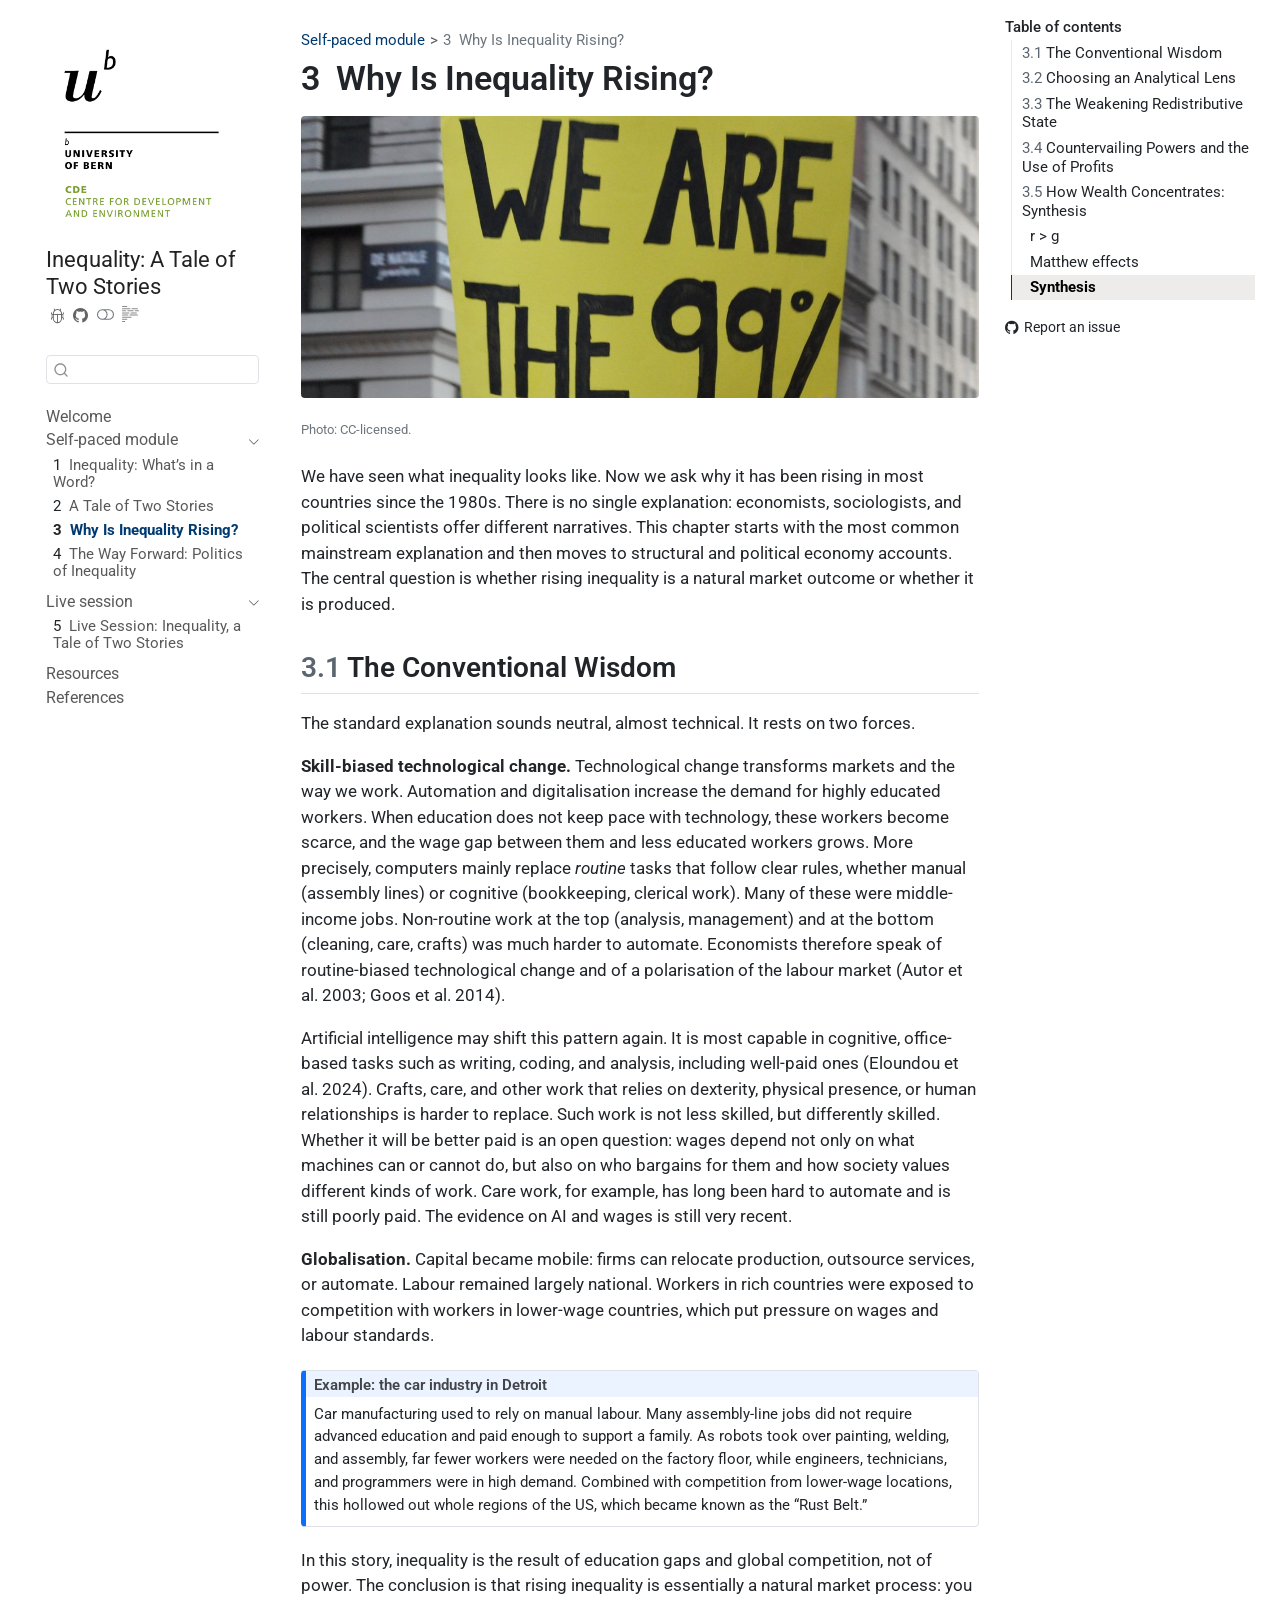
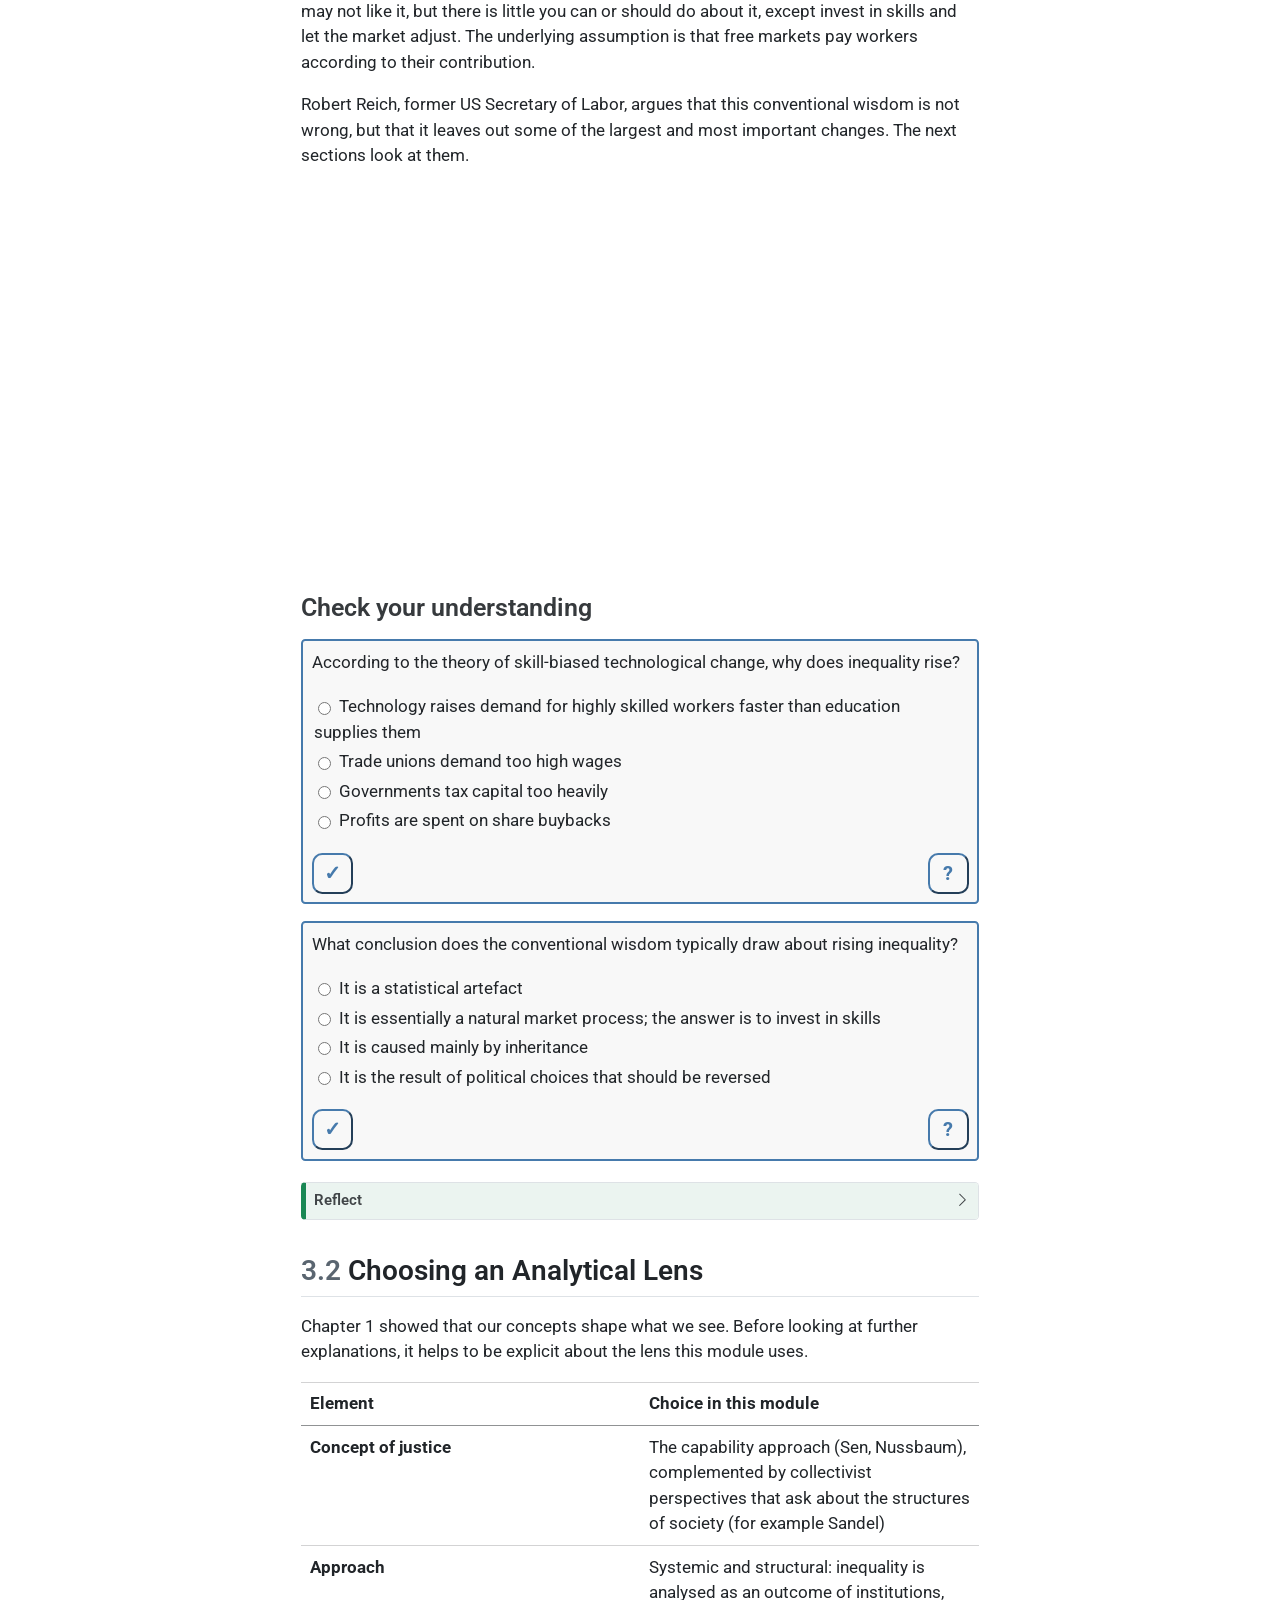
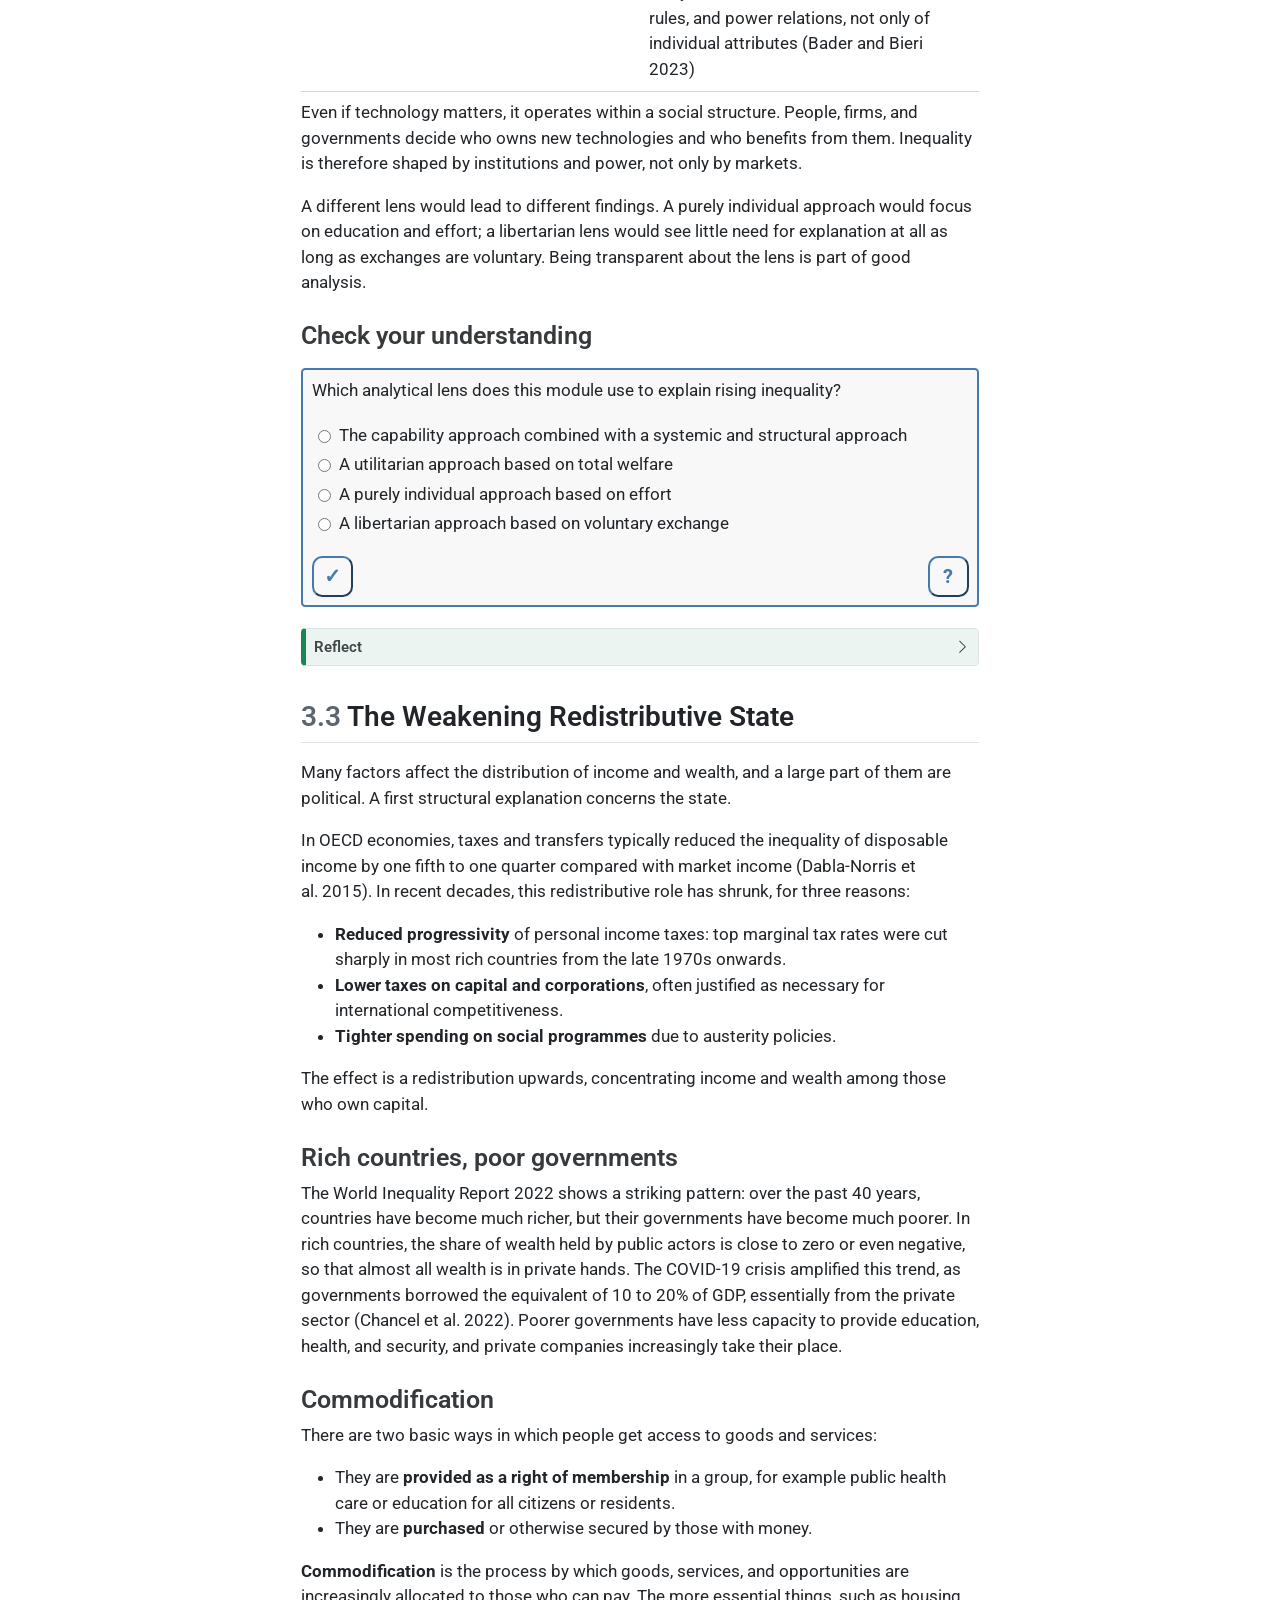
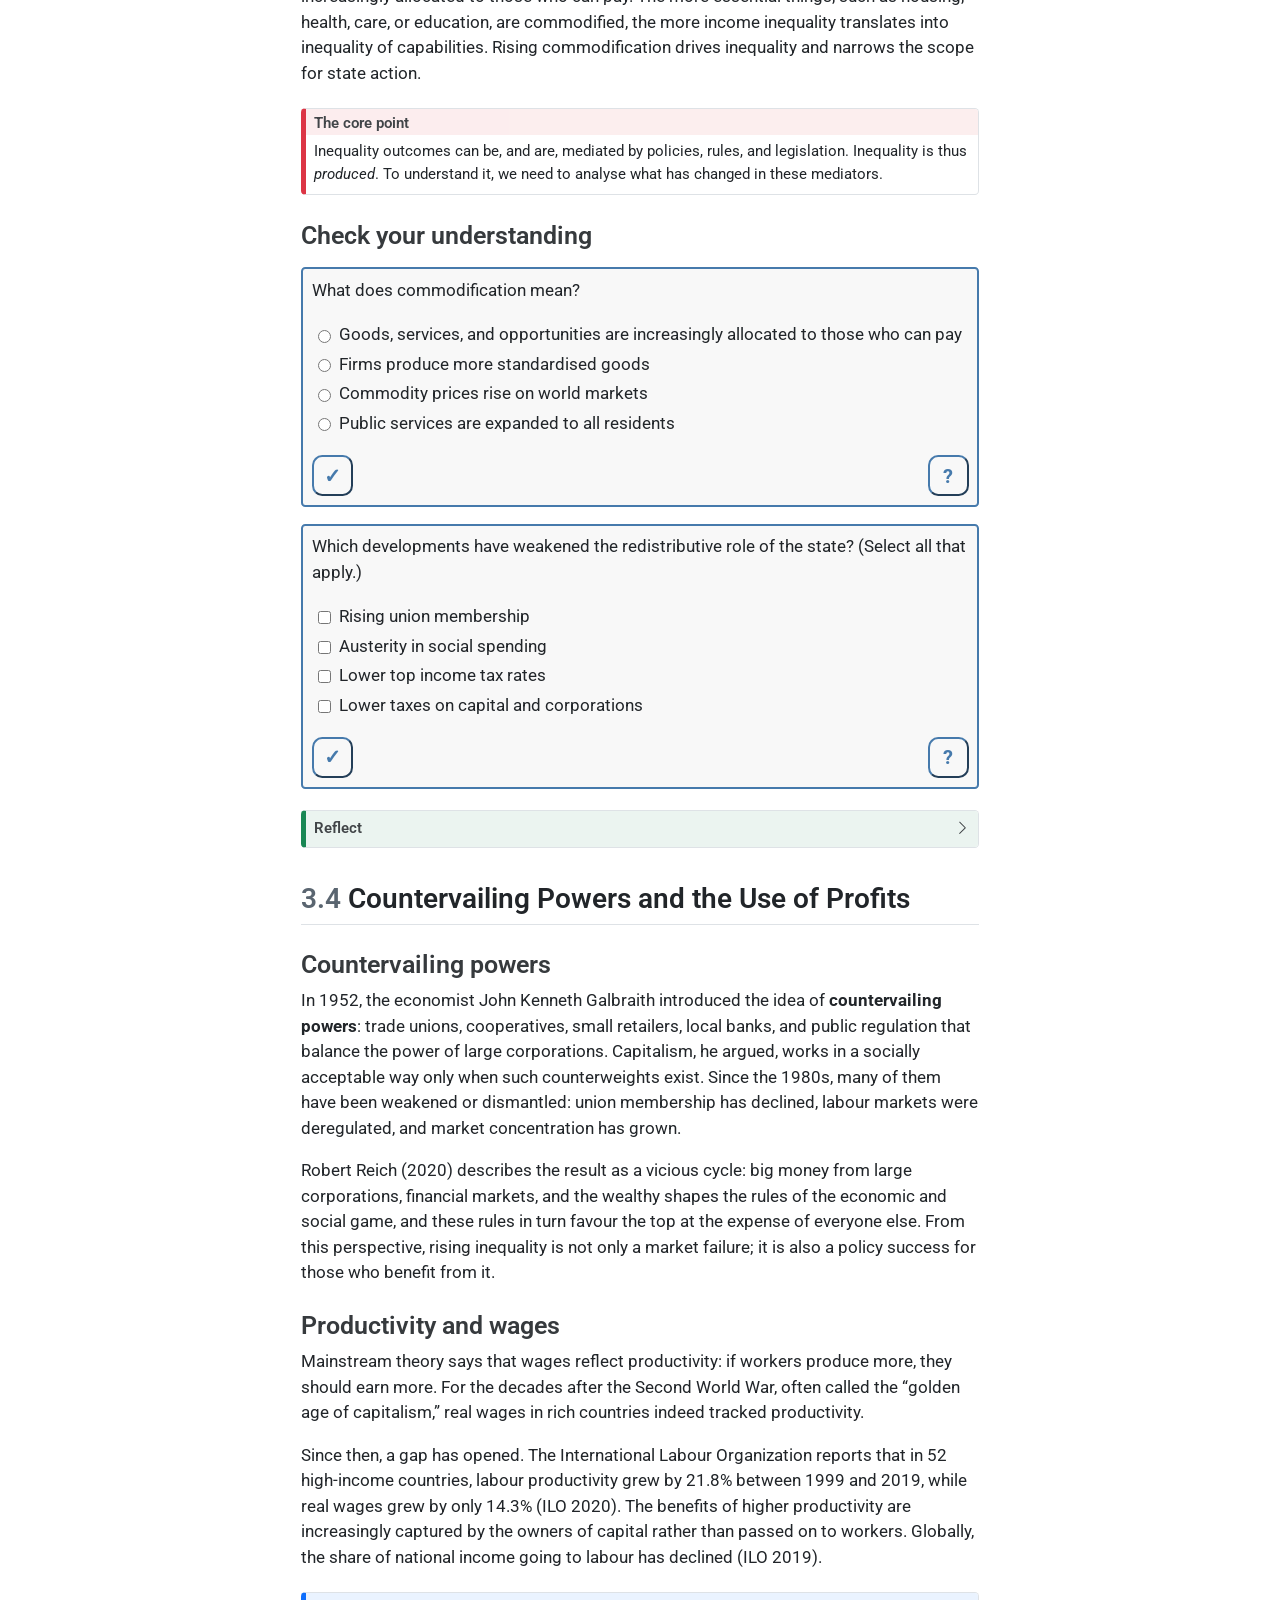
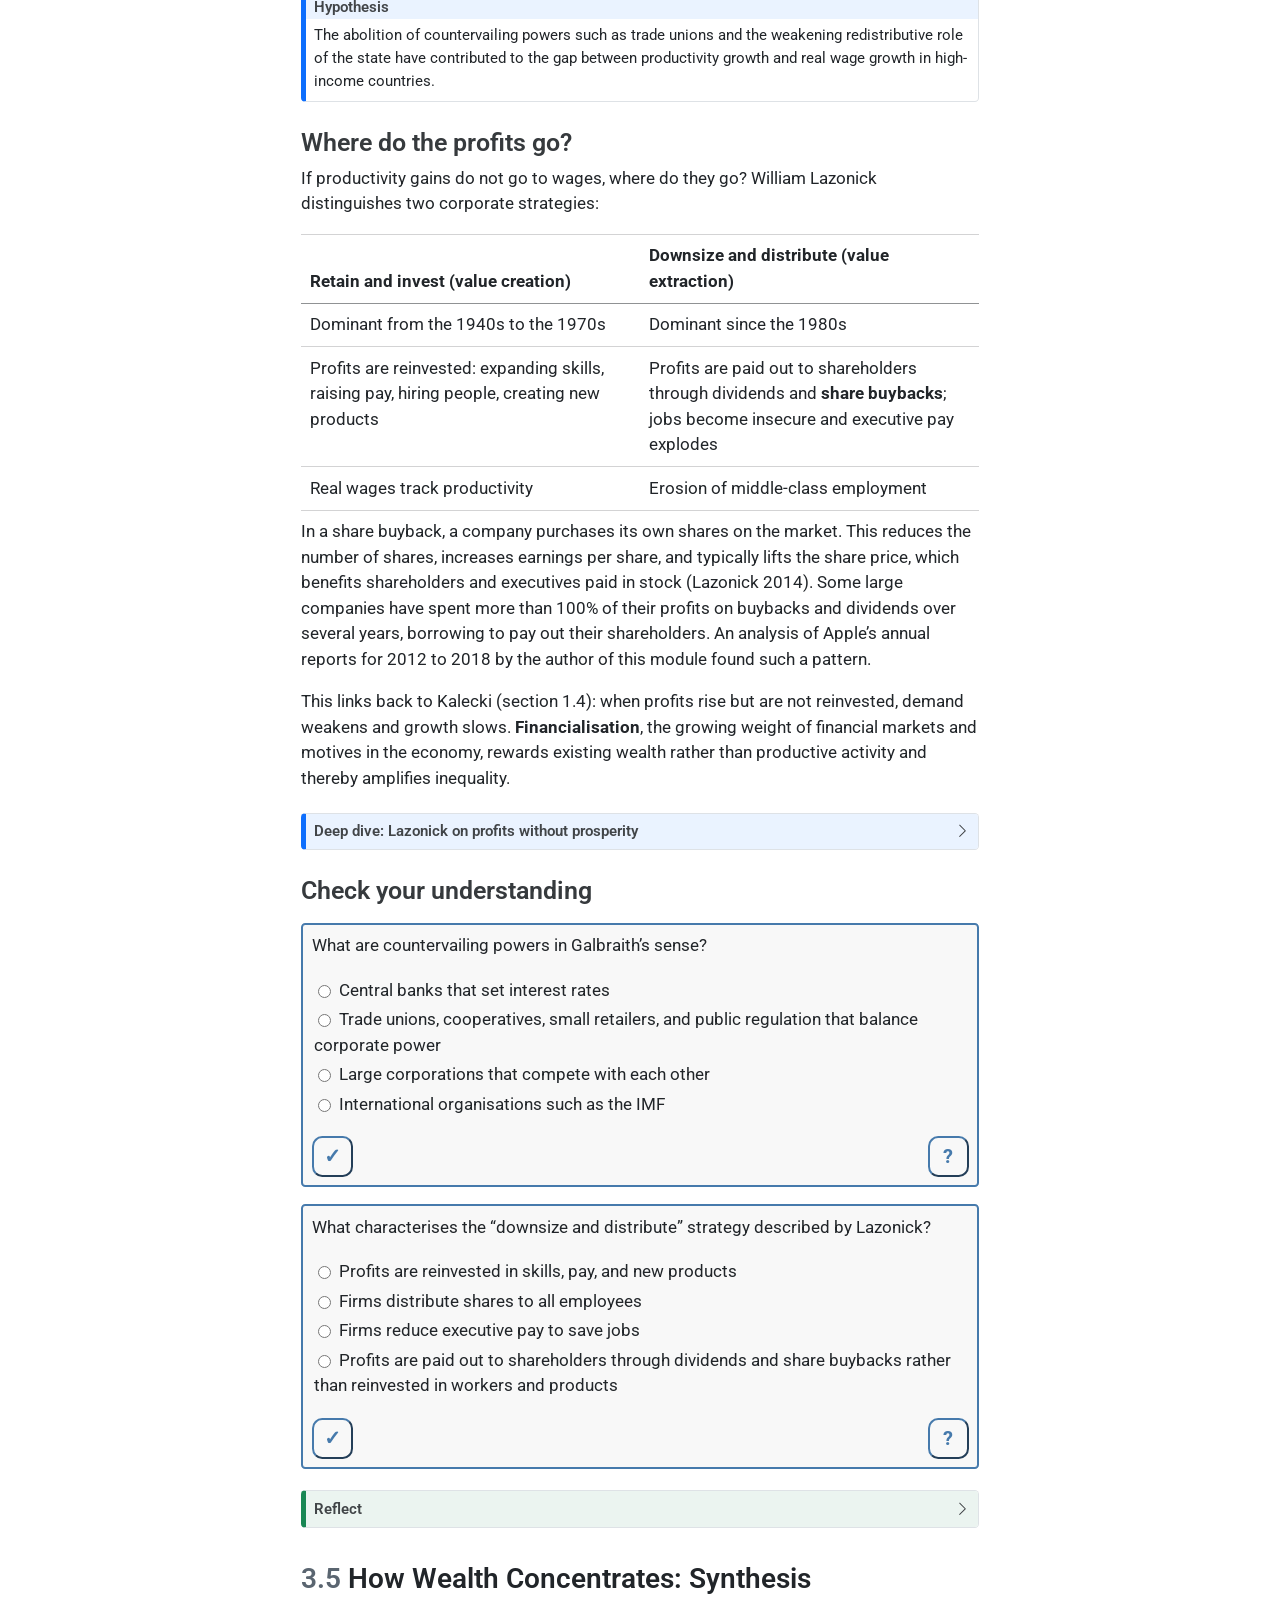
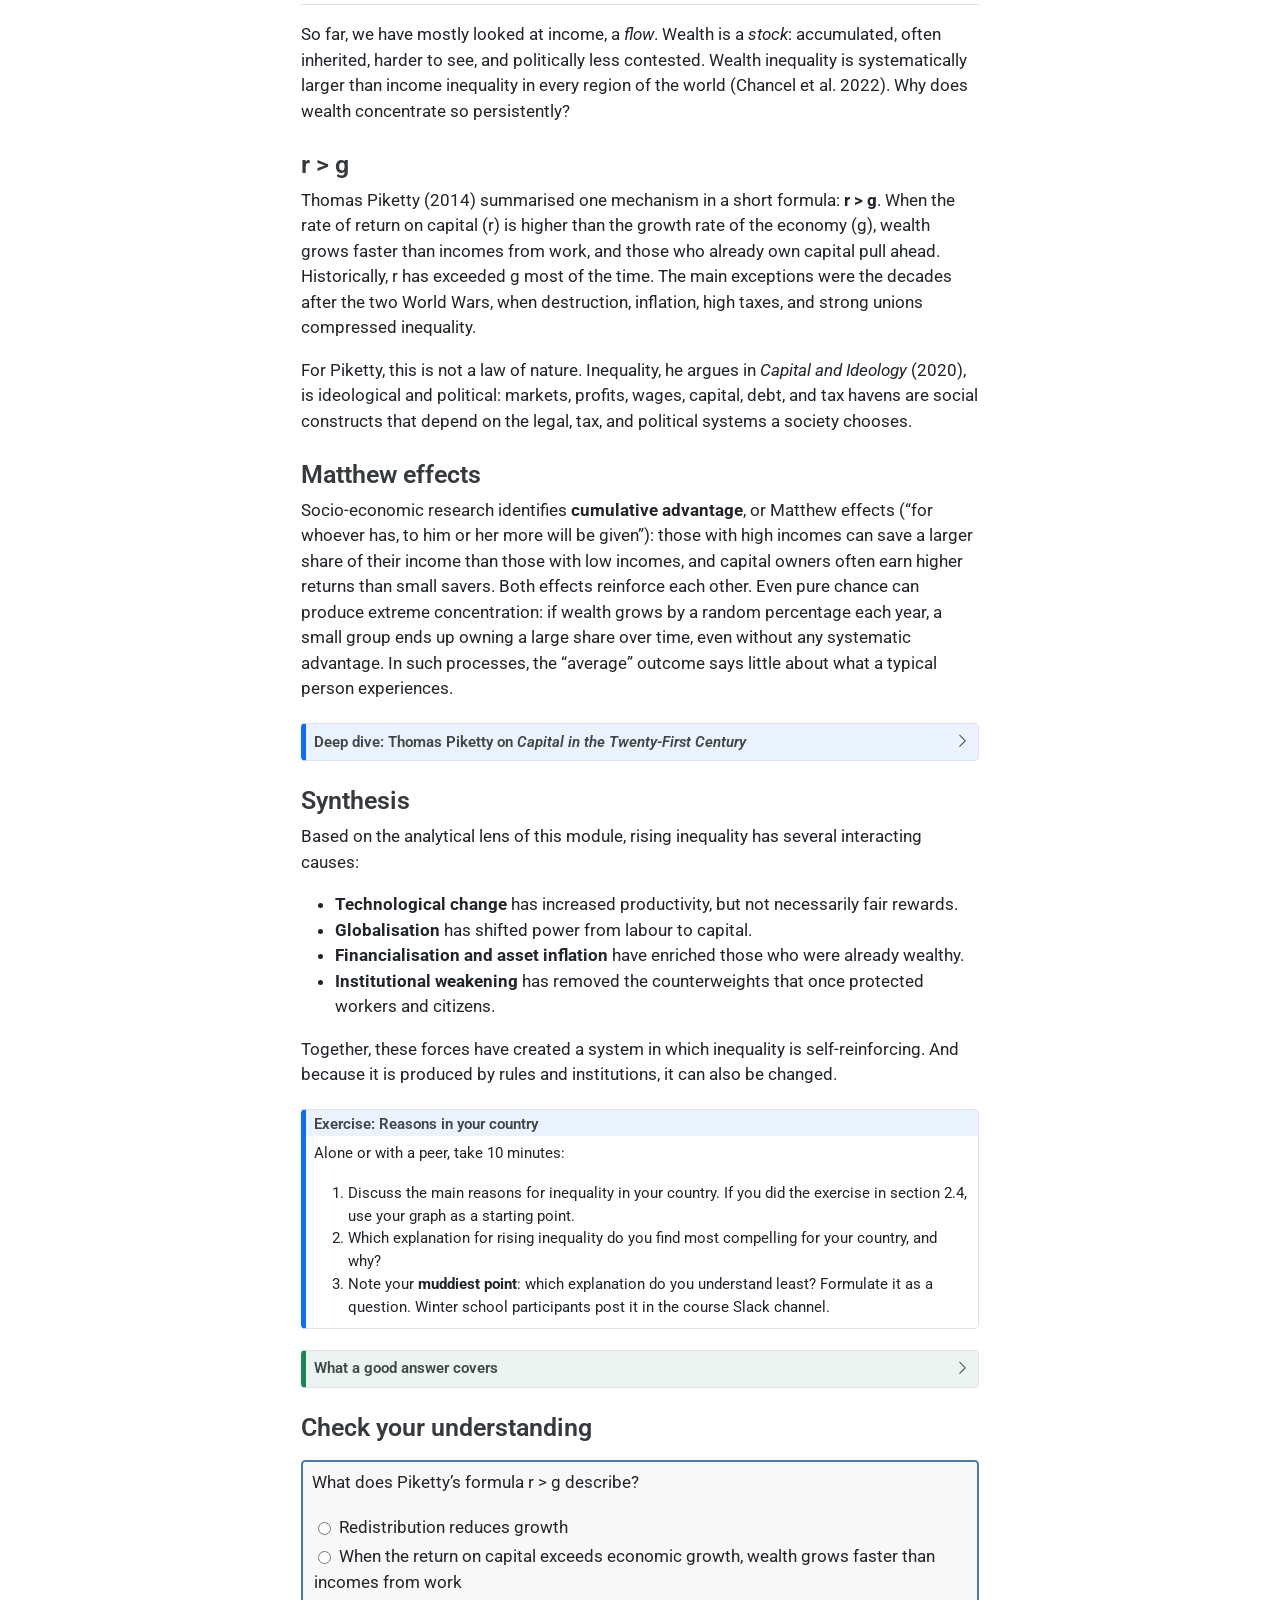
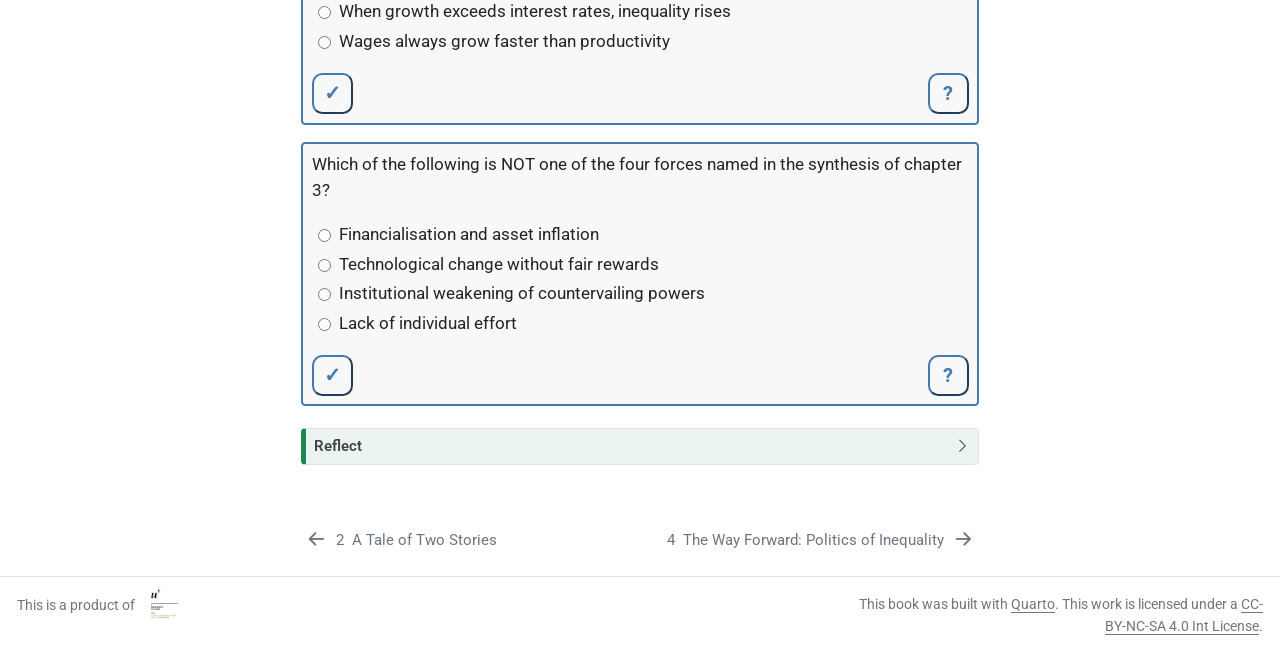
<file: docs/03_why-rising/3_chapter.html>
<!DOCTYPE html>
<html xmlns="http://www.w3.org/1999/xhtml" lang="en" xml:lang="en"><head>

<meta charset="utf-8">
<meta name="generator" content="quarto-1.10.18">

<meta name="viewport" content="width=device-width, initial-scale=1.0, user-scalable=yes">


<title>3&nbsp; Why Is Inequality Rising? – Inequality: A Tale of Two Stories</title>
<style>
/* Default styles provided by pandoc.
** See https://pandoc.org/MANUAL.html#variables-for-html for config info.
*/
span.smallcaps{font-variant: small-caps;}
div.columns{display: flex; gap: 1.5em;}
div.column{flex: auto;}
@media screen {
div.columns{gap: min(4vw, 1.5em);}
div.column{overflow-x: auto;}
}
div.hanging-indent{margin-left: 1.5em; text-indent: -1.5em;}
ul.task-list{list-style: none;}
ul.task-list li input[type="checkbox"] {
  width: 0.8em;
  margin: 0 0.8em 0.2em -1em; /* quarto-specific, see https://github.com/quarto-dev/quarto-cli/issues/4556 */ 
  vertical-align: middle;
}
</style>


<script src="../site_libs/quarto-nav/quarto-nav.js"></script>
<script src="../site_libs/quarto-nav/headroom.min.js"></script>
<script src="../site_libs/clipboard/clipboard.min.js"></script>
<script src="../site_libs/quarto-search/autocomplete.umd.js"></script>
<script src="../site_libs/quarto-search/fuse.min.js"></script>
<script src="../site_libs/quarto-search/quarto-search.js"></script>
<meta name="quarto:offset" content="../">
<link href="../04_way-forward/4_chapter.html" rel="next">
<link href="../02_tale-of-two-stories/2_chapter.html" rel="prev">
<link href="../images/cdelogo_e.png" rel="icon" type="image/png">
<script src="../site_libs/quarto-html/quarto.js" type="module"></script>
<script src="../site_libs/quarto-html/tabsets/tabsets.js" type="module"></script>
<script src="../site_libs/quarto-html/popper.min.js"></script>
<script src="../site_libs/quarto-html/tippy.umd.min.js"></script>
<script src="../site_libs/quarto-html/anchor.min.js"></script>
<link href="../site_libs/quarto-html/tippy.css" rel="stylesheet">
<link href="../site_libs/quarto-html/quarto-syntax-highlighting-64a204ab8560d761af7679ceaba22944.css" rel="stylesheet" class="quarto-color-scheme" id="quarto-text-highlighting-styles">
<link href="../site_libs/quarto-html/quarto-syntax-highlighting-dark-b85bc7c33db8c58e0ec93c3465666fed.css" rel="stylesheet" class="quarto-color-scheme quarto-color-alternate" id="quarto-text-highlighting-styles">
<link href="../site_libs/quarto-html/quarto-syntax-highlighting-64a204ab8560d761af7679ceaba22944.css" rel="stylesheet" class="quarto-color-scheme-extra" id="quarto-text-highlighting-styles">
<script src="../site_libs/bootstrap/bootstrap.min.js"></script>
<link href="../site_libs/bootstrap/bootstrap-icons.css" rel="stylesheet">
<link href="../site_libs/bootstrap/bootstrap-6615afe55493702f5cd21ee97243c9b5.min.css" rel="stylesheet" append-hash="true" class="quarto-color-scheme" id="quarto-bootstrap" data-mode="light">
<link href="../site_libs/bootstrap/bootstrap-dark-7a71dccf7913d4dcf1cbe071b9ef3f19.min.css" rel="stylesheet" append-hash="true" class="quarto-color-scheme quarto-color-alternate" id="quarto-bootstrap" data-mode="dark">
<link href="../site_libs/bootstrap/bootstrap-6615afe55493702f5cd21ee97243c9b5.min.css" rel="stylesheet" append-hash="true" class="quarto-color-scheme-extra" id="quarto-bootstrap" data-mode="light">
<script src="../site_libs/quarto-contrib/glightbox/glightbox.min.js"></script>
<link href="../site_libs/quarto-contrib/glightbox/glightbox.min.css" rel="stylesheet">
<link href="../site_libs/quarto-contrib/glightbox/lightbox.css" rel="stylesheet">
<script id="quarto-search-options" type="application/json">{
  "location": "sidebar",
  "copy-button": false,
  "collapse-after": 3,
  "panel-placement": "start",
  "type": "textbox",
  "limit": 50,
  "keyboard-shortcut": [
    "f",
    "/",
    "s"
  ],
  "show-item-context": false,
  "language": {
    "search-no-results-text": "No results",
    "search-matching-documents-text": "matching documents",
    "search-copy-link-title": "Copy link to search",
    "search-hide-matches-text": "Hide additional matches",
    "search-more-match-text": "more match in this document",
    "search-more-matches-text": "more matches in this document",
    "search-clear-button-title": "Clear",
    "search-text-placeholder": "",
    "search-detached-cancel-button-title": "Cancel",
    "search-submit-button-title": "Submit",
    "search-label": "Search"
  }
}</script>
<link rel="preconnect" href="https://fonts.googleapis.com">
<link rel="preconnect" href="https://fonts.gstatic.com" crossorigin="">
<link href="https://fonts.googleapis.com/css2?family=Roboto:ital,wght@0,400;0,700;1,400;1,700&amp;family=Fira+Code:wght@400;500&amp;display=swap" rel="stylesheet">


<link rel="stylesheet" href="../webex.css">
</head>

<body class="nav-sidebar floating quarto-light"><script id="quarto-html-before-body" type="application/javascript">
    const toggleBodyColorMode = (bsSheetEl) => {
      const mode = bsSheetEl.getAttribute("data-mode");
      const bodyEl = window.document.querySelector("body");
      if (mode === "dark") {
        bodyEl.classList.add("quarto-dark");
        bodyEl.classList.remove("quarto-light");
      } else {
        bodyEl.classList.add("quarto-light");
        bodyEl.classList.remove("quarto-dark");
      }
    }
    const toggleBodyColorPrimary = () => {
      const bsSheetEl = window.document.querySelector("link#quarto-bootstrap:not([rel=disabled-stylesheet])");
      if (bsSheetEl) {
        toggleBodyColorMode(bsSheetEl);
      }
    }
    const setColorSchemeToggle = (alternate) => {
      const toggles = window.document.querySelectorAll('.quarto-color-scheme-toggle');
      for (let i=0; i < toggles.length; i++) {
        const toggle = toggles[i];
        if (toggle) {
          if (alternate) {
            toggle.classList.add("alternate");
          } else {
            toggle.classList.remove("alternate");
          }
        }
      }
    };
    const toggleColorMode = (alternate) => {
      // Switch the stylesheets
      const primaryStylesheets = window.document.querySelectorAll('link.quarto-color-scheme:not(.quarto-color-alternate)');
      const alternateStylesheets = window.document.querySelectorAll('link.quarto-color-scheme.quarto-color-alternate');
      manageTransitions('#quarto-margin-sidebar .nav-link', false);
      if (alternate) {
        // note: dark is layered on light, we don't disable primary!
        enableStylesheet(alternateStylesheets);
        for (const sheetNode of alternateStylesheets) {
          if (sheetNode.id === "quarto-bootstrap") {
            toggleBodyColorMode(sheetNode);
          }
        }
      } else {
        disableStylesheet(alternateStylesheets);
        enableStylesheet(primaryStylesheets)
        toggleBodyColorPrimary();
      }
      manageTransitions('#quarto-margin-sidebar .nav-link', true);
      // Switch the toggles
      setColorSchemeToggle(alternate)
      // Hack to workaround the fact that safari doesn't
      // properly recolor the scrollbar when toggling (#1455)
      if (navigator.userAgent.indexOf('Safari') > 0 && navigator.userAgent.indexOf('Chrome') == -1) {
        manageTransitions("body", false);
        window.scrollTo(0, 1);
        setTimeout(() => {
          window.scrollTo(0, 0);
          manageTransitions("body", true);
        }, 40);
      }
    }
    const disableStylesheet = (stylesheets) => {
      for (let i=0; i < stylesheets.length; i++) {
        const stylesheet = stylesheets[i];
        stylesheet.rel = 'disabled-stylesheet';
      }
    }
    const enableStylesheet = (stylesheets) => {
      for (let i=0; i < stylesheets.length; i++) {
        const stylesheet = stylesheets[i];
        if(stylesheet.rel !== 'stylesheet') { // for Chrome, which will still FOUC without this check
          stylesheet.rel = 'stylesheet';
        }
      }
    }
    const manageTransitions = (selector, allowTransitions) => {
      const els = window.document.querySelectorAll(selector);
      for (let i=0; i < els.length; i++) {
        const el = els[i];
        if (allowTransitions) {
          el.classList.remove('notransition');
        } else {
          el.classList.add('notransition');
        }
      }
    }
    const isFileUrl = () => {
      return window.location.protocol === 'file:';
    }
    const hasAlternateSentinel = () => {
      let styleSentinel = getColorSchemeSentinel();
      if (styleSentinel !== null) {
        return styleSentinel === "alternate";
      } else {
        return false;
      }
    }
    const setStyleSentinel = (alternate) => {
      const value = alternate ? "alternate" : "default";
      if (!isFileUrl()) {
        window.localStorage.setItem("quarto-color-scheme", value);
      } else {
        localAlternateSentinel = value;
      }
    }
    const getColorSchemeSentinel = () => {
      if (!isFileUrl()) {
        const storageValue = window.localStorage.getItem("quarto-color-scheme");
        return storageValue != null ? storageValue : localAlternateSentinel;
      } else {
        return localAlternateSentinel;
      }
    }
    const toggleGiscusIfUsed = (isAlternate, darkModeDefault) => {
      const baseTheme = document.querySelector('#giscus-base-theme')?.value ?? 'light';
      const alternateTheme = document.querySelector('#giscus-alt-theme')?.value ?? 'dark';
      let newTheme = '';
      if(authorPrefersDark) {
        newTheme = isAlternate ? baseTheme : alternateTheme;
      } else {
        newTheme = isAlternate ? alternateTheme : baseTheme;
      }
      const changeGiscusTheme = () => {
        // From: https://github.com/giscus/giscus/issues/336
        const sendMessage = (message) => {
          const iframe = document.querySelector('iframe.giscus-frame');
          if (!iframe) return;
          iframe.contentWindow.postMessage({ giscus: message }, 'https://giscus.app');
        }
        sendMessage({
          setConfig: {
            theme: newTheme
          }
        });
      }
      const isGiscussLoaded = window.document.querySelector('iframe.giscus-frame') !== null;
      if (isGiscussLoaded) {
        changeGiscusTheme();
      }
    };
    const authorPrefersDark = false;
    const darkModeDefault = authorPrefersDark;
      document.querySelector('link#quarto-text-highlighting-styles.quarto-color-scheme-extra').rel = 'disabled-stylesheet';
      document.querySelector('link#quarto-bootstrap.quarto-color-scheme-extra').rel = 'disabled-stylesheet';
    let localAlternateSentinel = darkModeDefault ? 'alternate' : 'default';
    // Dark / light mode switch
    window.quartoToggleColorScheme = () => {
      // Read the current dark / light value
      let toAlternate = !hasAlternateSentinel();
      toggleColorMode(toAlternate);
      setStyleSentinel(toAlternate);
      toggleGiscusIfUsed(toAlternate, darkModeDefault);
      window.dispatchEvent(new Event('resize'));
    };
    // Switch to dark mode if need be
    if (hasAlternateSentinel()) {
      toggleColorMode(true);
    } else {
      toggleColorMode(false);
    }
  </script>

<div id="quarto-search-results"></div>
  <header id="quarto-header" class="headroom fixed-top">
  <nav class="quarto-secondary-nav">
    <div class="container-fluid d-flex">
      <button type="button" class="quarto-btn-toggle btn" data-bs-toggle="collapse" role="button" data-bs-target=".quarto-sidebar-collapse-item" aria-controls="quarto-sidebar" aria-expanded="false" aria-label="Toggle sidebar navigation" onclick="if (window.quartoToggleHeadroom) { window.quartoToggleHeadroom(); }">
        <i class="bi bi-layout-text-sidebar-reverse"></i>
      </button>
        <nav class="quarto-page-breadcrumbs" aria-label="breadcrumb"><ol class="breadcrumb"><li class="breadcrumb-item"><a href="../01_whats-in-a-word/1_chapter.html">Self-paced module</a></li><li class="breadcrumb-item"><a href="../03_why-rising/3_chapter.html"><span class="chapter-number">3</span>&nbsp; <span class="chapter-title">Why Is Inequality Rising?</span></a></li></ol></nav>
        <a class="flex-grow-1" role="navigation" data-bs-toggle="collapse" data-bs-target=".quarto-sidebar-collapse-item" aria-controls="quarto-sidebar" aria-expanded="false" aria-label="Toggle sidebar navigation" onclick="if (window.quartoToggleHeadroom) { window.quartoToggleHeadroom(); }">      
        </a>
      <button type="button" class="btn quarto-search-button" aria-label="Search" onclick="window.quartoOpenSearch();">
        <i class="bi bi-search"></i>
      </button>
    </div>
  </nav>
</header>
<!-- content -->
<div id="quarto-content" class="quarto-container page-columns page-rows-contents page-layout-article">
<!-- sidebar -->
  <nav id="quarto-sidebar" class="sidebar collapse collapse-horizontal quarto-sidebar-collapse-item sidebar-navigation floating overflow-auto">
    <div class="pt-lg-2 mt-2 text-left sidebar-header sidebar-header-stacked">
      <a href="../index.html" class="sidebar-logo-link">
      <img src="../images/cdelogo_e.png" alt="" class="sidebar-logo light-content py-0 d-lg-inline d-none">
      <img src="../images/cdelogo_e.png" alt="" class="sidebar-logo dark-content py-0 d-lg-inline d-none">
      </a>
    <div class="sidebar-title mb-0 py-0">
      <a href="../">Inequality: A Tale of Two Stories</a> 
        <div class="sidebar-tools-main tools-wide">
    <a href="https://github.com/CDEteaching/inequality/issues/new" title="Report issue" class="quarto-navigation-tool px-1" aria-label="Report issue"><i class="bi bi-bug"></i></a>
    <a href="https://github.com/CDEteaching/inequality" title="Source Code" class="quarto-navigation-tool px-1" aria-label="Source Code"><i class="bi bi-github"></i></a>
  <a href="" class="quarto-color-scheme-toggle quarto-navigation-tool  px-1" onclick="window.quartoToggleColorScheme(); return false;" title="Toggle dark mode"><i class="bi"></i></a>
  <a href="" class="quarto-reader-toggle quarto-navigation-tool px-1" onclick="window.quartoToggleReader(); return false;" title="Toggle reader mode">
  <div class="quarto-reader-toggle-btn">
  <i class="bi"></i>
  </div>
</a>
</div>
    </div>
      </div>
        <div class="mt-2 flex-shrink-0 align-items-center">
        <div class="sidebar-search">
        <div id="quarto-search" class="" title="Search"></div>
        </div>
        </div>
    <div class="sidebar-menu-container"> 
    <ul class="list-unstyled mt-1">
        <li class="sidebar-item">
  <div class="sidebar-item-container"> 
  <a href="../index.html" class="sidebar-item-text sidebar-link">
 <span class="menu-text">Welcome</span></a>
  </div>
</li>
        <li class="sidebar-item sidebar-item-section">
      <div class="sidebar-item-container"> 
            <a class="sidebar-item-text sidebar-link text-start" data-bs-toggle="collapse" data-bs-target="#quarto-sidebar-section-1" role="navigation" aria-expanded="true">
 <span class="menu-text">Self-paced module</span></a>
          <a class="sidebar-item-toggle text-start" data-bs-toggle="collapse" data-bs-target="#quarto-sidebar-section-1" role="navigation" aria-expanded="true" aria-label="Toggle section">
            <i class="bi bi-chevron-right ms-2"></i>
          </a> 
      </div>
      <ul id="quarto-sidebar-section-1" class="collapse list-unstyled sidebar-section depth1 show">  
          <li class="sidebar-item">
  <div class="sidebar-item-container"> 
  <a href="../01_whats-in-a-word/1_chapter.html" class="sidebar-item-text sidebar-link">
 <span class="menu-text"><span class="chapter-number">1</span>&nbsp; <span class="chapter-title">Inequality: What’s in a Word?</span></span></a>
  </div>
</li>
          <li class="sidebar-item">
  <div class="sidebar-item-container"> 
  <a href="../02_tale-of-two-stories/2_chapter.html" class="sidebar-item-text sidebar-link">
 <span class="menu-text"><span class="chapter-number">2</span>&nbsp; <span class="chapter-title">A Tale of Two Stories</span></span></a>
  </div>
</li>
          <li class="sidebar-item">
  <div class="sidebar-item-container"> 
  <a href="../03_why-rising/3_chapter.html" class="sidebar-item-text sidebar-link active">
 <span class="menu-text"><span class="chapter-number">3</span>&nbsp; <span class="chapter-title">Why Is Inequality Rising?</span></span></a>
  </div>
</li>
          <li class="sidebar-item">
  <div class="sidebar-item-container"> 
  <a href="../04_way-forward/4_chapter.html" class="sidebar-item-text sidebar-link">
 <span class="menu-text"><span class="chapter-number">4</span>&nbsp; <span class="chapter-title">The Way Forward: Politics of Inequality</span></span></a>
  </div>
</li>
      </ul>
  </li>
        <li class="sidebar-item sidebar-item-section">
      <div class="sidebar-item-container"> 
            <a class="sidebar-item-text sidebar-link text-start" data-bs-toggle="collapse" data-bs-target="#quarto-sidebar-section-2" role="navigation" aria-expanded="true">
 <span class="menu-text">Live session</span></a>
          <a class="sidebar-item-toggle text-start" data-bs-toggle="collapse" data-bs-target="#quarto-sidebar-section-2" role="navigation" aria-expanded="true" aria-label="Toggle section">
            <i class="bi bi-chevron-right ms-2"></i>
          </a> 
      </div>
      <ul id="quarto-sidebar-section-2" class="collapse list-unstyled sidebar-section depth1 show">  
          <li class="sidebar-item">
  <div class="sidebar-item-container"> 
  <a href="../winter-school/session.html" class="sidebar-item-text sidebar-link">
 <span class="menu-text"><span class="chapter-number">5</span>&nbsp; <span class="chapter-title">Live Session: Inequality, a Tale of Two Stories</span></span></a>
  </div>
</li>
      </ul>
  </li>
        <li class="sidebar-item">
  <div class="sidebar-item-container"> 
  <a href="../resources.html" class="sidebar-item-text sidebar-link">
 <span class="menu-text">Resources</span></a>
  </div>
</li>
        <li class="sidebar-item">
  <div class="sidebar-item-container"> 
  <a href="../references.html" class="sidebar-item-text sidebar-link">
 <span class="menu-text">References</span></a>
  </div>
</li>
    </ul>
    </div>
</nav>
<div id="quarto-sidebar-glass" class="quarto-sidebar-collapse-item" data-bs-toggle="collapse" data-bs-target=".quarto-sidebar-collapse-item"></div>
<!-- margin-sidebar -->
    <div id="quarto-margin-sidebar" class="sidebar margin-sidebar">
        <nav id="TOC" role="doc-toc" class="toc-active">
    <h2 id="toc-title">Table of contents</h2>
   
  <ul>
  <li><a href="#the-conventional-wisdom" id="toc-the-conventional-wisdom" class="nav-link active" data-scroll-target="#the-conventional-wisdom"><span class="header-section-number">3.1</span> The Conventional Wisdom</a></li>
  <li><a href="#choosing-an-analytical-lens" id="toc-choosing-an-analytical-lens" class="nav-link" data-scroll-target="#choosing-an-analytical-lens"><span class="header-section-number">3.2</span> Choosing an Analytical Lens</a></li>
  <li><a href="#the-weakening-redistributive-state" id="toc-the-weakening-redistributive-state" class="nav-link" data-scroll-target="#the-weakening-redistributive-state"><span class="header-section-number">3.3</span> The Weakening Redistributive State</a>
  <ul class="collapse">
  <li><a href="#rich-countries-poor-governments" id="toc-rich-countries-poor-governments" class="nav-link" data-scroll-target="#rich-countries-poor-governments">Rich countries, poor governments</a></li>
  <li><a href="#commodification" id="toc-commodification" class="nav-link" data-scroll-target="#commodification">Commodification</a></li>
  </ul></li>
  <li><a href="#countervailing-powers-and-the-use-of-profits" id="toc-countervailing-powers-and-the-use-of-profits" class="nav-link" data-scroll-target="#countervailing-powers-and-the-use-of-profits"><span class="header-section-number">3.4</span> Countervailing Powers and the Use of Profits</a>
  <ul class="collapse">
  <li><a href="#countervailing-powers" id="toc-countervailing-powers" class="nav-link" data-scroll-target="#countervailing-powers">Countervailing powers</a></li>
  <li><a href="#productivity-and-wages" id="toc-productivity-and-wages" class="nav-link" data-scroll-target="#productivity-and-wages">Productivity and wages</a></li>
  <li><a href="#where-do-the-profits-go" id="toc-where-do-the-profits-go" class="nav-link" data-scroll-target="#where-do-the-profits-go">Where do the profits go?</a></li>
  </ul></li>
  <li><a href="#how-wealth-concentrates-synthesis" id="toc-how-wealth-concentrates-synthesis" class="nav-link" data-scroll-target="#how-wealth-concentrates-synthesis"><span class="header-section-number">3.5</span> How Wealth Concentrates: Synthesis</a>
  <ul class="collapse">
  <li><a href="#r-g" id="toc-r-g" class="nav-link" data-scroll-target="#r-g">r &gt; g</a></li>
  <li><a href="#matthew-effects" id="toc-matthew-effects" class="nav-link" data-scroll-target="#matthew-effects">Matthew effects</a></li>
  <li><a href="#synthesis" id="toc-synthesis" class="nav-link" data-scroll-target="#synthesis">Synthesis</a></li>
  </ul></li>
  </ul>
<div class="toc-actions"><ul><li><a href="https://github.com/CDEteaching/inequality/issues/new" class="toc-action"><i class="bi bi-github"></i>Report an issue</a></li></ul></div></nav>
    </div>
<!-- main -->
<main class="content" id="quarto-document-content">


<header id="title-block-header" class="quarto-title-block default"><nav class="quarto-page-breadcrumbs quarto-title-breadcrumbs d-none d-lg-block" aria-label="breadcrumb"><ol class="breadcrumb"><li class="breadcrumb-item"><a href="../01_whats-in-a-word/1_chapter.html">Self-paced module</a></li><li class="breadcrumb-item"><a href="../03_why-rising/3_chapter.html"><span class="chapter-number">3</span>&nbsp; <span class="chapter-title">Why Is Inequality Rising?</span></a></li></ol></nav>
<div class="quarto-title">
<h1 class="title"><span class="chapter-number">3</span>&nbsp; <span class="chapter-title">Why Is Inequality Rising?</span></h1>
</div>



<div class="quarto-title-meta">

    
  
    
  </div>
  


</header>


<p><a href="images/header.jpg" class="lightbox" data-gallery="quarto-lightbox-gallery-1"><img src="images/header.jpg" class="chapter-header no-lightbox img-fluid" alt="Protester holding a yellow sign: We are the 99% and we won't relent."></a></p>
<div class="header-credit">
<p>Photo: CC-licensed.</p>
</div>
<p>We have seen what inequality looks like. Now we ask why it has been rising in most countries since the 1980s. There is no single explanation: economists, sociologists, and political scientists offer different narratives. This chapter starts with the most common mainstream explanation and then moves to structural and political economy accounts. The central question is whether rising inequality is a natural market outcome or whether it is produced.</p>
<section id="the-conventional-wisdom" class="level2" data-number="3.1">
<h2 data-number="3.1" class="anchored" data-anchor-id="the-conventional-wisdom"><span class="header-section-number">3.1</span> The Conventional Wisdom</h2>
<p>The standard explanation sounds neutral, almost technical. It rests on two forces.</p>
<p><strong>Skill-biased technological change.</strong> Technological change transforms markets and the way we work. Automation and digitalisation increase the demand for highly educated workers. When education does not keep pace with technology, these workers become scarce, and the wage gap between them and less educated workers grows. More precisely, computers mainly replace <em>routine</em> tasks that follow clear rules, whether manual (assembly lines) or cognitive (bookkeeping, clerical work). Many of these were middle-income jobs. Non-routine work at the top (analysis, management) and at the bottom (cleaning, care, crafts) was much harder to automate. Economists therefore speak of routine-biased technological change and of a polarisation of the labour market (Autor et al.&nbsp;2003; Goos et al.&nbsp;2014).</p>
<p>Artificial intelligence may shift this pattern again. It is most capable in cognitive, office-based tasks such as writing, coding, and analysis, including well-paid ones (Eloundou et al.&nbsp;2024). Crafts, care, and other work that relies on dexterity, physical presence, or human relationships is harder to replace. Such work is not less skilled, but differently skilled. Whether it will be better paid is an open question: wages depend not only on what machines can or cannot do, but also on who bargains for them and how society values different kinds of work. Care work, for example, has long been hard to automate and is still poorly paid. The evidence on AI and wages is still very recent.</p>
<p><strong>Globalisation.</strong> Capital became mobile: firms can relocate production, outsource services, or automate. Labour remained largely national. Workers in rich countries were exposed to competition with workers in lower-wage countries, which put pressure on wages and labour standards.</p>
<div class="callout callout-style-default callout-note no-icon callout-titled">
<div class="callout-header d-flex align-content-center">
<div class="callout-icon-container">
<i class="callout-icon no-icon"></i>
</div>
<div class="callout-title-container flex-fill">
<span class="screen-reader-only">Note</span>Example: the car industry in Detroit
</div>
</div>
<div class="callout-body-container callout-body">
<p>Car manufacturing used to rely on manual labour. Many assembly-line jobs did not require advanced education and paid enough to support a family. As robots took over painting, welding, and assembly, far fewer workers were needed on the factory floor, while engineers, technicians, and programmers were in high demand. Combined with competition from lower-wage locations, this hollowed out whole regions of the US, which became known as the “Rust Belt.”</p>
</div>
</div>
<p>In this story, inequality is the result of education gaps and global competition, not of power. The conclusion is that rising inequality is essentially a natural market process: you may not like it, but there is little you can or should do about it, except invest in skills and let the market adjust. The underlying assumption is that free markets pay workers according to their contribution.</p>
<p>Robert Reich, former US Secretary of Labor, argues that this conventional wisdom is not wrong, but that it leaves out some of the largest and most important changes. The next sections look at them.</p>
<div class="quarto-video ratio ratio-16x9"><iframe data-external="1" src="https://www.youtube.com/embed/fMmH_2EYohQ" title="" frameborder="0" allow="accelerometer; autoplay; clipboard-write; encrypted-media; gyroscope; picture-in-picture" allowfullscreen=""></iframe></div>
<section id="check-your-understanding" class="level3 unnumbered unlisted">
<h3 class="unnumbered unlisted anchored" data-anchor-id="check-your-understanding">Check your understanding</h3>
<div class="webex-question">
<div class="webex-check webex-box">
<p>According to the theory of skill-biased technological change, why does inequality rise?</p>
<div id="webex-4460163f3840258738b062f42f9f3200" class="webex-radiogroup" data-answer="bwUaAB0GH1Zu">
<label><input type="radio" autocomplete="off" name="4460163f3840258738b062f42f9f3200"><span>Technology raises demand for highly skilled workers faster than education supplies them</span></label><label><input type="radio" autocomplete="off" name="4460163f3840258738b062f42f9f3200"><span>Trade unions demand too high wages</span></label><label><input type="radio" autocomplete="off" name="4460163f3840258738b062f42f9f3200"><span>Governments tax capital too heavily</span></label><label><input type="radio" autocomplete="off" name="4460163f3840258738b062f42f9f3200"><span>Profits are spent on share buybacks</span></label>
</div>
</div>
<div class="webex-solution">
<p>When skill supply does not keep pace with technology, the wage gap between skilled and less skilled workers grows.</p>
<ul>
<li>True</li>
<li>False</li>
<li>False</li>
<li>False</li>
</ul>
</div>
</div>
<div class="webex-question">
<div class="webex-check webex-box">
<p>What conclusion does the conventional wisdom typically draw about rising inequality?</p>
<div id="webex-e07454b80283b1b7171d3b8875809186" class="webex-radiogroup" data-answer="PgAbBRkETght">
<label><input type="radio" autocomplete="off" name="e07454b80283b1b7171d3b8875809186"><span>It is a statistical artefact</span></label><label><input type="radio" autocomplete="off" name="e07454b80283b1b7171d3b8875809186"><span>It is essentially a natural market process; the answer is to invest in skills</span></label><label><input type="radio" autocomplete="off" name="e07454b80283b1b7171d3b8875809186"><span>It is caused mainly by inheritance</span></label><label><input type="radio" autocomplete="off" name="e07454b80283b1b7171d3b8875809186"><span>It is the result of political choices that should be reversed</span></label>
</div>
</div>
<div class="webex-solution">
<p>The conventional story portrays inequality as a neutral market outcome, which hides the institutional and political choices behind it.</p>
<ul>
<li>False</li>
<li>True</li>
<li>False</li>
<li>False</li>
</ul>
</div>
</div>
<div class="callout callout-style-default callout-tip no-icon callout-titled">
<div class="callout-header d-flex align-content-center collapsed" data-bs-toggle="collapse" data-bs-target=".callout-2-contents" aria-controls="callout-2" aria-expanded="false" aria-label="Toggle callout">
<div class="callout-icon-container">
<i class="callout-icon no-icon"></i>
</div>
<div class="callout-title-container flex-fill">
<span class="screen-reader-only">Tip</span>Reflect
</div>
<div class="callout-btn-toggle d-inline-block border-0 py-1 ps-1 pe-0 float-end"><i class="callout-toggle"></i></div>
</div>
<div id="callout-2" class="callout-2-contents callout-collapse collapse">
<div class="callout-body-container callout-body">
<ul>
<li>Do you know a region or an industry in your country that was transformed by automation or relocation? Who won, who lost?</li>
<li>If inequality is a “natural” market outcome, what follows for politics?</li>
</ul>
</div>
</div>
</div>
</section>
</section>
<section id="choosing-an-analytical-lens" class="level2" data-number="3.2">
<h2 data-number="3.2" class="anchored" data-anchor-id="choosing-an-analytical-lens"><span class="header-section-number">3.2</span> Choosing an Analytical Lens</h2>
<p>Chapter 1 showed that our concepts shape what we see. Before looking at further explanations, it helps to be explicit about the lens this module uses.</p>
<table class="caption-top table">
<colgroup>
<col style="width: 50%">
<col style="width: 50%">
</colgroup>
<thead>
<tr class="header">
<th>Element</th>
<th>Choice in this module</th>
</tr>
</thead>
<tbody>
<tr class="odd">
<td><strong>Concept of justice</strong></td>
<td>The capability approach (Sen, Nussbaum), complemented by collectivist perspectives that ask about the structures of society (for example Sandel)</td>
</tr>
<tr class="even">
<td><strong>Approach</strong></td>
<td>Systemic and structural: inequality is analysed as an outcome of institutions, rules, and power relations, not only of individual attributes (Bader and Bieri 2023)</td>
</tr>
</tbody>
</table>
<p>Even if technology matters, it operates within a social structure. People, firms, and governments decide who owns new technologies and who benefits from them. Inequality is therefore shaped by institutions and power, not only by markets.</p>
<p>A different lens would lead to different findings. A purely individual approach would focus on education and effort; a libertarian lens would see little need for explanation at all as long as exchanges are voluntary. Being transparent about the lens is part of good analysis.</p>
<section id="check-your-understanding-1" class="level3 unnumbered unlisted">
<h3 class="unnumbered unlisted anchored" data-anchor-id="check-your-understanding-1">Check your understanding</h3>
<div class="webex-question">
<div class="webex-check webex-box">
<p>Which analytical lens does this module use to explain rising inequality?</p>
<div id="webex-fe8d624488733dbebd9b67864a822da3" class="webex-radiogroup" data-answer="PVQUVBoCGARl">
<label><input type="radio" autocomplete="off" name="fe8d624488733dbebd9b67864a822da3"><span>The capability approach combined with a systemic and structural approach</span></label><label><input type="radio" autocomplete="off" name="fe8d624488733dbebd9b67864a822da3"><span>A utilitarian approach based on total welfare</span></label><label><input type="radio" autocomplete="off" name="fe8d624488733dbebd9b67864a822da3"><span>A purely individual approach based on effort</span></label><label><input type="radio" autocomplete="off" name="fe8d624488733dbebd9b67864a822da3"><span>A libertarian approach based on voluntary exchange</span></label>
</div>
</div>
<div class="webex-solution">
<p>The module combines the capability approach with a structural view of institutions, rules, and power (Bader and Bieri 2023).</p>
<ul>
<li>True</li>
<li>False</li>
<li>False</li>
<li>False</li>
</ul>
</div>
</div>
<div class="callout callout-style-default callout-tip no-icon callout-titled">
<div class="callout-header d-flex align-content-center collapsed" data-bs-toggle="collapse" data-bs-target=".callout-3-contents" aria-controls="callout-3" aria-expanded="false" aria-label="Toggle callout">
<div class="callout-icon-container">
<i class="callout-icon no-icon"></i>
</div>
<div class="callout-title-container flex-fill">
<span class="screen-reader-only">Tip</span>Reflect
</div>
<div class="callout-btn-toggle d-inline-block border-0 py-1 ps-1 pe-0 float-end"><i class="callout-toggle"></i></div>
</div>
<div id="callout-3" class="callout-3-contents callout-collapse collapse">
<div class="callout-body-container callout-body">
<ul>
<li>Which lens would you choose for analysing inequality in your country, and why?</li>
<li>What might the lens of this module overlook?</li>
</ul>
</div>
</div>
</div>
</section>
</section>
<section id="the-weakening-redistributive-state" class="level2" data-number="3.3">
<h2 data-number="3.3" class="anchored" data-anchor-id="the-weakening-redistributive-state"><span class="header-section-number">3.3</span> The Weakening Redistributive State</h2>
<p>Many factors affect the distribution of income and wealth, and a large part of them are political. A first structural explanation concerns the state.</p>
<p>In OECD economies, taxes and transfers typically reduced the inequality of disposable income by one fifth to one quarter compared with market income (Dabla-Norris et al.&nbsp;2015). In recent decades, this redistributive role has shrunk, for three reasons:</p>
<ul>
<li><strong>Reduced progressivity</strong> of personal income taxes: top marginal tax rates were cut sharply in most rich countries from the late 1970s onwards.</li>
<li><strong>Lower taxes on capital and corporations</strong>, often justified as necessary for international competitiveness.</li>
<li><strong>Tighter spending on social programmes</strong> due to austerity policies.</li>
</ul>
<p>The effect is a redistribution upwards, concentrating income and wealth among those who own capital.</p>
<section id="rich-countries-poor-governments" class="level3">
<h3 class="anchored" data-anchor-id="rich-countries-poor-governments">Rich countries, poor governments</h3>
<p>The World Inequality Report 2022 shows a striking pattern: over the past 40 years, countries have become much richer, but their governments have become much poorer. In rich countries, the share of wealth held by public actors is close to zero or even negative, so that almost all wealth is in private hands. The COVID-19 crisis amplified this trend, as governments borrowed the equivalent of 10 to 20% of GDP, essentially from the private sector (Chancel et al.&nbsp;2022). Poorer governments have less capacity to provide education, health, and security, and private companies increasingly take their place.</p>
</section>
<section id="commodification" class="level3">
<h3 class="anchored" data-anchor-id="commodification">Commodification</h3>
<p>There are two basic ways in which people get access to goods and services:</p>
<ul>
<li>They are <strong>provided as a right of membership</strong> in a group, for example public health care or education for all citizens or residents.</li>
<li>They are <strong>purchased</strong> or otherwise secured by those with money.</li>
</ul>
<p><strong>Commodification</strong> is the process by which goods, services, and opportunities are increasingly allocated to those who can pay. The more essential things, such as housing, health, care, or education, are commodified, the more income inequality translates into inequality of capabilities. Rising commodification drives inequality and narrows the scope for state action.</p>
<div class="callout callout-style-default callout-important no-icon callout-titled">
<div class="callout-header d-flex align-content-center">
<div class="callout-icon-container">
<i class="callout-icon no-icon"></i>
</div>
<div class="callout-title-container flex-fill">
<span class="screen-reader-only">Important</span>The core point
</div>
</div>
<div class="callout-body-container callout-body">
<p>Inequality outcomes can be, and are, mediated by policies, rules, and legislation. Inequality is thus <em>produced</em>. To understand it, we need to analyse what has changed in these mediators.</p>
</div>
</div>
</section>
<section id="check-your-understanding-2" class="level3 unnumbered unlisted">
<h3 class="unnumbered unlisted anchored" data-anchor-id="check-your-understanding-2">Check your understanding</h3>
<div class="webex-question">
<div class="webex-check webex-box">
<p>What does commodification mean?</p>
<div id="webex-6f6656c0f175e66fd09327fe8d6a8851" class="webex-radiogroup" data-answer="bVcaBhkGTwA7">
<label><input type="radio" autocomplete="off" name="6f6656c0f175e66fd09327fe8d6a8851"><span>Goods, services, and opportunities are increasingly allocated to those who can pay</span></label><label><input type="radio" autocomplete="off" name="6f6656c0f175e66fd09327fe8d6a8851"><span>Firms produce more standardised goods</span></label><label><input type="radio" autocomplete="off" name="6f6656c0f175e66fd09327fe8d6a8851"><span>Commodity prices rise on world markets</span></label><label><input type="radio" autocomplete="off" name="6f6656c0f175e66fd09327fe8d6a8851"><span>Public services are expanded to all residents</span></label>
</div>
</div>
<div class="webex-solution">
<p>When essential goods such as health, housing, or education must be purchased rather than being provided as a right, income inequality becomes inequality of capabilities.</p>
<ul>
<li>True</li>
<li>False</li>
<li>False</li>
<li>False</li>
</ul>
</div>
</div>
<div class="webex-question">
<div class="webex-check webex-box">
<p>Which developments have weakened the redistributive role of the state? (Select all that apply.)</p>
<div id="webex-0e32eb8d8b36180a1e92f749100897ff" class="webex-checkboxgroup" data-answer="a1UfA0lTFFVl">
<label><input type="checkbox" autocomplete="off" name="0e32eb8d8b36180a1e92f749100897ff"><span>Rising union membership</span></label><label><input type="checkbox" autocomplete="off" name="0e32eb8d8b36180a1e92f749100897ff"><span>Austerity in social spending</span></label><label><input type="checkbox" autocomplete="off" name="0e32eb8d8b36180a1e92f749100897ff"><span>Lower top income tax rates</span></label><label><input type="checkbox" autocomplete="off" name="0e32eb8d8b36180a1e92f749100897ff"><span>Lower taxes on capital and corporations</span></label>
</div>
</div>
<div class="webex-solution">
<p>Reduced tax progressivity, lower capital and corporate taxes, and austerity have all reduced redistribution. Union membership has declined, not risen.</p>
<ul>
<li>False</li>
<li>True</li>
<li>True</li>
<li>True</li>
</ul>
</div>
</div>
<div class="callout callout-style-default callout-tip no-icon callout-titled">
<div class="callout-header d-flex align-content-center collapsed" data-bs-toggle="collapse" data-bs-target=".callout-5-contents" aria-controls="callout-5" aria-expanded="false" aria-label="Toggle callout">
<div class="callout-icon-container">
<i class="callout-icon no-icon"></i>
</div>
<div class="callout-title-container flex-fill">
<span class="screen-reader-only">Tip</span>Reflect
</div>
<div class="callout-btn-toggle d-inline-block border-0 py-1 ps-1 pe-0 float-end"><i class="callout-toggle"></i></div>
</div>
<div id="callout-5" class="callout-5-contents callout-collapse collapse">
<div class="callout-body-container callout-body">
<ul>
<li>Look up how the top income tax rate in your country has changed since 1980. What arguments were used for the change?</li>
<li>Which essential goods or services in your country have become more commodified in your lifetime?</li>
</ul>
</div>
</div>
</div>
</section>
</section>
<section id="countervailing-powers-and-the-use-of-profits" class="level2" data-number="3.4">
<h2 data-number="3.4" class="anchored" data-anchor-id="countervailing-powers-and-the-use-of-profits"><span class="header-section-number">3.4</span> Countervailing Powers and the Use of Profits</h2>
<section id="countervailing-powers" class="level3">
<h3 class="anchored" data-anchor-id="countervailing-powers">Countervailing powers</h3>
<p>In 1952, the economist John Kenneth Galbraith introduced the idea of <strong>countervailing powers</strong>: trade unions, cooperatives, small retailers, local banks, and public regulation that balance the power of large corporations. Capitalism, he argued, works in a socially acceptable way only when such counterweights exist. Since the 1980s, many of them have been weakened or dismantled: union membership has declined, labour markets were deregulated, and market concentration has grown.</p>
<p>Robert Reich (2020) describes the result as a vicious cycle: big money from large corporations, financial markets, and the wealthy shapes the rules of the economic and social game, and these rules in turn favour the top at the expense of everyone else. From this perspective, rising inequality is not only a market failure; it is also a policy success for those who benefit from it.</p>
</section>
<section id="productivity-and-wages" class="level3">
<h3 class="anchored" data-anchor-id="productivity-and-wages">Productivity and wages</h3>
<p>Mainstream theory says that wages reflect productivity: if workers produce more, they should earn more. For the decades after the Second World War, often called the “golden age of capitalism,” real wages in rich countries indeed tracked productivity.</p>
<p>Since then, a gap has opened. The International Labour Organization reports that in 52 high-income countries, labour productivity grew by 21.8% between 1999 and 2019, while real wages grew by only 14.3% (ILO 2020). The benefits of higher productivity are increasingly captured by the owners of capital rather than passed on to workers. Globally, the share of national income going to labour has declined (ILO 2019).</p>
<div class="callout callout-style-default callout-note no-icon callout-titled">
<div class="callout-header d-flex align-content-center">
<div class="callout-icon-container">
<i class="callout-icon no-icon"></i>
</div>
<div class="callout-title-container flex-fill">
<span class="screen-reader-only">Note</span>Hypothesis
</div>
</div>
<div class="callout-body-container callout-body">
<p>The abolition of countervailing powers such as trade unions and the weakening redistributive role of the state have contributed to the gap between productivity growth and real wage growth in high-income countries.</p>
</div>
</div>
</section>
<section id="where-do-the-profits-go" class="level3">
<h3 class="anchored" data-anchor-id="where-do-the-profits-go">Where do the profits go?</h3>
<p>If productivity gains do not go to wages, where do they go? William Lazonick distinguishes two corporate strategies:</p>
<table class="caption-top table">
<colgroup>
<col style="width: 50%">
<col style="width: 50%">
</colgroup>
<thead>
<tr class="header">
<th>Retain and invest (value creation)</th>
<th>Downsize and distribute (value extraction)</th>
</tr>
</thead>
<tbody>
<tr class="odd">
<td>Dominant from the 1940s to the 1970s</td>
<td>Dominant since the 1980s</td>
</tr>
<tr class="even">
<td>Profits are reinvested: expanding skills, raising pay, hiring people, creating new products</td>
<td>Profits are paid out to shareholders through dividends and <strong>share buybacks</strong>; jobs become insecure and executive pay explodes</td>
</tr>
<tr class="odd">
<td>Real wages track productivity</td>
<td>Erosion of middle-class employment</td>
</tr>
</tbody>
</table>
<p>In a share buyback, a company purchases its own shares on the market. This reduces the number of shares, increases earnings per share, and typically lifts the share price, which benefits shareholders and executives paid in stock (Lazonick 2014). Some large companies have spent more than 100% of their profits on buybacks and dividends over several years, borrowing to pay out their shareholders. An analysis of Apple’s annual reports for 2012 to 2018 by the author of this module found such a pattern.</p>
<p>This links back to Kalecki (section 1.4): when profits rise but are not reinvested, demand weakens and growth slows. <strong>Financialisation</strong>, the growing weight of financial markets and motives in the economy, rewards existing wealth rather than productive activity and thereby amplifies inequality.</p>
<div class="callout callout-style-default callout-note no-icon callout-titled">
<div class="callout-header d-flex align-content-center collapsed" data-bs-toggle="collapse" data-bs-target=".callout-7-contents" aria-controls="callout-7" aria-expanded="false" aria-label="Toggle callout">
<div class="callout-icon-container">
<i class="callout-icon no-icon"></i>
</div>
<div class="callout-title-container flex-fill">
<span class="screen-reader-only">Note</span>Deep dive: Lazonick on profits without prosperity
</div>
<div class="callout-btn-toggle d-inline-block border-0 py-1 ps-1 pe-0 float-end"><i class="callout-toggle"></i></div>
</div>
<div id="callout-7" class="callout-7-contents callout-collapse collapse">
<div class="callout-body-container callout-body">
<ul>
<li>Lazonick, W. (2014). <a href="https://hbr.org/2014/09/profits-without-prosperity">Profits without prosperity</a>. <em>Harvard Business Review</em>.</li>
<li>Lecture: <a href="https://www.youtube.com/watch?v=qJIrIy54-oc">The firm, competition and the sources of productivity growth</a> (UCL Institute for Innovation and Public Purpose, 2019).</li>
</ul>
</div>
</div>
</div>
</section>
<section id="check-your-understanding-3" class="level3 unnumbered unlisted">
<h3 class="unnumbered unlisted anchored" data-anchor-id="check-your-understanding-3">Check your understanding</h3>
<div class="webex-question">
<div class="webex-check webex-box">
<p>What are countervailing powers in Galbraith’s sense?</p>
<div id="webex-d4aedac763ce81ae6c3c62e7d663868d" class="webex-radiogroup" data-answer="PwRNVEhRTwdr">
<label><input type="radio" autocomplete="off" name="d4aedac763ce81ae6c3c62e7d663868d"><span>Central banks that set interest rates</span></label><label><input type="radio" autocomplete="off" name="d4aedac763ce81ae6c3c62e7d663868d"><span>Trade unions, cooperatives, small retailers, and public regulation that balance corporate power</span></label><label><input type="radio" autocomplete="off" name="d4aedac763ce81ae6c3c62e7d663868d"><span>Large corporations that compete with each other</span></label><label><input type="radio" autocomplete="off" name="d4aedac763ce81ae6c3c62e7d663868d"><span>International organisations such as the IMF</span></label>
</div>
</div>
<div class="webex-solution">
<p>Galbraith argued capitalism works acceptably only when counterweights balance the power of large corporations.</p>
<ul>
<li>False</li>
<li>True</li>
<li>False</li>
<li>False</li>
</ul>
</div>
</div>
<div class="webex-question">
<div class="webex-check webex-box">
<p>What characterises the “downsize and distribute” strategy described by Lazonick?</p>
<div id="webex-5983db6a4bada4f88ef6c915605e8620" class="webex-radiogroup" data-answer="bgkUA0hSGlBp">
<label><input type="radio" autocomplete="off" name="5983db6a4bada4f88ef6c915605e8620"><span>Profits are reinvested in skills, pay, and new products</span></label><label><input type="radio" autocomplete="off" name="5983db6a4bada4f88ef6c915605e8620"><span>Firms distribute shares to all employees</span></label><label><input type="radio" autocomplete="off" name="5983db6a4bada4f88ef6c915605e8620"><span>Firms reduce executive pay to save jobs</span></label><label><input type="radio" autocomplete="off" name="5983db6a4bada4f88ef6c915605e8620"><span>Profits are paid out to shareholders through dividends and share buybacks rather than reinvested in workers and products</span></label>
</div>
</div>
<div class="webex-solution">
<p>Since the 1980s, many firms shifted from retain-and-invest to downsize-and-distribute, which favours shareholders and executives.</p>
<ul>
<li>False</li>
<li>False</li>
<li>False</li>
<li>True</li>
</ul>
</div>
</div>
<div class="callout callout-style-default callout-tip no-icon callout-titled">
<div class="callout-header d-flex align-content-center collapsed" data-bs-toggle="collapse" data-bs-target=".callout-8-contents" aria-controls="callout-8" aria-expanded="false" aria-label="Toggle callout">
<div class="callout-icon-container">
<i class="callout-icon no-icon"></i>
</div>
<div class="callout-title-container flex-fill">
<span class="screen-reader-only">Tip</span>Reflect
</div>
<div class="callout-btn-toggle d-inline-block border-0 py-1 ps-1 pe-0 float-end"><i class="callout-toggle"></i></div>
</div>
<div id="callout-8" class="callout-8-contents callout-collapse collapse">
<div class="callout-body-container callout-body">
<ul>
<li>Which countervailing powers exist in your country today? Which have become weaker or stronger?</li>
<li>Should a company be free to decide how to use its profits? What do you think the company owes its workers and the public?</li>
</ul>
</div>
</div>
</div>
</section>
</section>
<section id="how-wealth-concentrates-synthesis" class="level2" data-number="3.5">
<h2 data-number="3.5" class="anchored" data-anchor-id="how-wealth-concentrates-synthesis"><span class="header-section-number">3.5</span> How Wealth Concentrates: Synthesis</h2>
<p>So far, we have mostly looked at income, a <em>flow</em>. Wealth is a <em>stock</em>: accumulated, often inherited, harder to see, and politically less contested. Wealth inequality is systematically larger than income inequality in every region of the world (Chancel et al.&nbsp;2022). Why does wealth concentrate so persistently?</p>
<section id="r-g" class="level3">
<h3 class="anchored" data-anchor-id="r-g">r &gt; g</h3>
<p>Thomas Piketty (2014) summarised one mechanism in a short formula: <strong>r &gt; g</strong>. When the rate of return on capital (r) is higher than the growth rate of the economy (g), wealth grows faster than incomes from work, and those who already own capital pull ahead. Historically, r has exceeded g most of the time. The main exceptions were the decades after the two World Wars, when destruction, inflation, high taxes, and strong unions compressed inequality.</p>
<p>For Piketty, this is not a law of nature. Inequality, he argues in <em>Capital and Ideology</em> (2020), is ideological and political: markets, profits, wages, capital, debt, and tax havens are social constructs that depend on the legal, tax, and political systems a society chooses.</p>
</section>
<section id="matthew-effects" class="level3">
<h3 class="anchored" data-anchor-id="matthew-effects">Matthew effects</h3>
<p>Socio-economic research identifies <strong>cumulative advantage</strong>, or Matthew effects (“for whoever has, to him or her more will be given”): those with high incomes can save a larger share of their income than those with low incomes, and capital owners often earn higher returns than small savers. Both effects reinforce each other. Even pure chance can produce extreme concentration: if wealth grows by a random percentage each year, a small group ends up owning a large share over time, even without any systematic advantage. In such processes, the “average” outcome says little about what a typical person experiences.</p>
<div class="callout callout-style-default callout-note no-icon callout-titled">
<div class="callout-header d-flex align-content-center collapsed" data-bs-toggle="collapse" data-bs-target=".callout-9-contents" aria-controls="callout-9" aria-expanded="false" aria-label="Toggle callout">
<div class="callout-icon-container">
<i class="callout-icon no-icon"></i>
</div>
<div class="callout-title-container flex-fill">
<span class="screen-reader-only">Note</span>Deep dive: Thomas Piketty on <em>Capital in the Twenty-First Century</em>
</div>
<div class="callout-btn-toggle d-inline-block border-0 py-1 ps-1 pe-0 float-end"><i class="callout-toggle"></i></div>
</div>
<div id="callout-9" class="callout-9-contents callout-collapse collapse">
<div class="callout-body-container callout-body">
<p><a href="https://hbr.org/video/embed/4102770682001">Thomas Piketty: New thoughts on capital in the twenty-first century</a> (Harvard Business Review video).</p>
</div>
</div>
</div>
</section>
<section id="synthesis" class="level3">
<h3 class="anchored" data-anchor-id="synthesis">Synthesis</h3>
<p>Based on the analytical lens of this module, rising inequality has several interacting causes:</p>
<ul>
<li><strong>Technological change</strong> has increased productivity, but not necessarily fair rewards.</li>
<li><strong>Globalisation</strong> has shifted power from labour to capital.</li>
<li><strong>Financialisation and asset inflation</strong> have enriched those who were already wealthy.</li>
<li><strong>Institutional weakening</strong> has removed the counterweights that once protected workers and citizens.</li>
</ul>
<p>Together, these forces have created a system in which inequality is self-reinforcing. And because it is produced by rules and institutions, it can also be changed.</p>
<div class="callout callout-style-default callout-note no-icon callout-titled">
<div class="callout-header d-flex align-content-center">
<div class="callout-icon-container">
<i class="callout-icon no-icon"></i>
</div>
<div class="callout-title-container flex-fill">
<span class="screen-reader-only">Note</span>Exercise: Reasons in your country
</div>
</div>
<div class="callout-body-container callout-body">
<p>Alone or with a peer, take 10 minutes:</p>
<ol type="1">
<li>Discuss the main reasons for inequality in your country. If you did the exercise in section 2.4, use your graph as a starting point.</li>
<li>Which explanation for rising inequality do you find most compelling for your country, and why?</li>
<li>Note your <strong>muddiest point</strong>: which explanation do you understand least? Formulate it as a question. Winter school participants post it in the course Slack channel.</li>
</ol>
</div>
</div>
<div class="callout callout-style-default callout-tip no-icon callout-titled">
<div class="callout-header d-flex align-content-center collapsed" data-bs-toggle="collapse" data-bs-target=".callout-11-contents" aria-controls="callout-11" aria-expanded="false" aria-label="Toggle callout">
<div class="callout-icon-container">
<i class="callout-icon no-icon"></i>
</div>
<div class="callout-title-container flex-fill">
<span class="screen-reader-only">Tip</span>What a good answer covers
</div>
<div class="callout-btn-toggle d-inline-block border-0 py-1 ps-1 pe-0 float-end"><i class="callout-toggle"></i></div>
</div>
<div id="callout-11" class="callout-11-contents callout-collapse collapse">
<div class="callout-body-container callout-body">
<ul>
<li>Names at least one conventional and one structural explanation and weighs them against each other for a specific country.</li>
<li>Supports the argument with at least one piece of evidence (a statistic, a graph, a policy change).</li>
<li>Distinguishes between income and wealth, and between market and disposable income.</li>
<li>Recognises that explanations interact rather than compete.</li>
</ul>
</div>
</div>
</div>
</section>
<section id="check-your-understanding-4" class="level3 unnumbered unlisted">
<h3 class="unnumbered unlisted anchored" data-anchor-id="check-your-understanding-4">Check your understanding</h3>
<div class="webex-question">
<div class="webex-check webex-box">
<p>What does Piketty’s formula r &gt; g describe?</p>
<div id="webex-10267665b1882a9d6ae43fab922626fa" class="webex-radiogroup" data-answer="agAeBxsGGgU/">
<label><input type="radio" autocomplete="off" name="10267665b1882a9d6ae43fab922626fa"><span>Redistribution reduces growth</span></label><label><input type="radio" autocomplete="off" name="10267665b1882a9d6ae43fab922626fa"><span>When the return on capital exceeds economic growth, wealth grows faster than incomes from work</span></label><label><input type="radio" autocomplete="off" name="10267665b1882a9d6ae43fab922626fa"><span>When growth exceeds interest rates, inequality rises</span></label><label><input type="radio" autocomplete="off" name="10267665b1882a9d6ae43fab922626fa"><span>Wages always grow faster than productivity</span></label>
</div>
</div>
<div class="webex-solution">
<p>If r &gt; g, those who own capital pull ahead of those who live from work, and wealth concentrates.</p>
<ul>
<li>False</li>
<li>True</li>
<li>False</li>
<li>False</li>
</ul>
</div>
</div>
<div class="webex-question">
<div class="webex-check webex-box">
<p>Which of the following is NOT one of the four forces named in the synthesis of chapter 3?</p>
<div id="webex-c3efb7113805e0a3fd9912583ee1a8da" class="webex-radiogroup" data-answer="OANJVk4HHQBu">
<label><input type="radio" autocomplete="off" name="c3efb7113805e0a3fd9912583ee1a8da"><span>Financialisation and asset inflation</span></label><label><input type="radio" autocomplete="off" name="c3efb7113805e0a3fd9912583ee1a8da"><span>Technological change without fair rewards</span></label><label><input type="radio" autocomplete="off" name="c3efb7113805e0a3fd9912583ee1a8da"><span>Institutional weakening of countervailing powers</span></label><label><input type="radio" autocomplete="off" name="c3efb7113805e0a3fd9912583ee1a8da"><span>Lack of individual effort</span></label>
</div>
</div>
<div class="webex-solution">
<p>The synthesis names technological change, globalisation, financialisation, and institutional weakening. Together they make inequality self-reinforcing.</p>
<ul>
<li>False</li>
<li>False</li>
<li>False</li>
<li>True</li>
</ul>
</div>
</div>
<div class="callout callout-style-default callout-tip no-icon callout-titled">
<div class="callout-header d-flex align-content-center collapsed" data-bs-toggle="collapse" data-bs-target=".callout-12-contents" aria-controls="callout-12" aria-expanded="false" aria-label="Toggle callout">
<div class="callout-icon-container">
<i class="callout-icon no-icon"></i>
</div>
<div class="callout-title-container flex-fill">
<span class="screen-reader-only">Tip</span>Reflect
</div>
<div class="callout-btn-toggle d-inline-block border-0 py-1 ps-1 pe-0 float-end"><i class="callout-toggle"></i></div>
</div>
<div id="callout-12" class="callout-12-contents callout-collapse collapse">
<div class="callout-body-container callout-body">
<ul>
<li>If inequality is self-reinforcing, where could the cycle be broken?</li>
<li>Which of the four forces in the synthesis do you think will matter most in the age of artificial intelligence?</li>
</ul>
</div>
</div>
</div>


</section>
</section>

</main> <!-- /main -->
<script>



/* definition of content for the buttons */

const webex_buttons = {check_hidden:          "<b>&check;</b>",

                       check_hidden_alt:      "Check answer",

                       check_shown:           "<b>&lsh;</b>",

                       check_shown_alt:       "Hide check",

                       check_of_total:        "/",

                       solution:              "<b>&quest;</b>",

                       solution_alt:          "Correct solution",

                       question_next:         "<b>&#8634;</b>",

                       question_next_alt:     "Next question",

                       question_previous:     "",

                       question_previous_alt: ""}





/* update total correct if #webex-total_correct exists */

update_total_correct = function() {

  console.log("webex: update total_correct");



  document.querySelectorAll(".webex-total_correct").forEach(total => {

    p = total.closest(".webex-box");

    var correct = p.getElementsByClassName("webex-correct").length;

    var solvemes = p.getElementsByClassName("webex-solveme").length;

    var radiogroups = p.getElementsByClassName("webex-radiogroup").length;

    var selects = p.getElementsByClassName("webex-select").length;

    /* no specific class on input node, thus searching via query selector */

    var checkboxgroups = p.querySelectorAll("div[class=webex-checkboxgroup] input[type=checkbox]").length



    /* show number of correct / total number of answers */

    total.innerHTML = correct + "&nbsp;" + webex_buttons.check_of_total + "&nbsp;" + (solvemes + radiogroups + checkboxgroups + selects);

  });

}



/* check answers */

check_func = function() {

  console.log("webex: check answer");



  //var cl = elem.parentElement.classList;

  var cl = this.closest(".webex-box").classList;

  if (cl.contains("unchecked")) {

    cl.remove("unchecked");

    this.innerHTML = webex_buttons.check_shown; //"Hide check";

    if (webex_buttons.check_shown_alt.length > 0) this.setAttribute("title", webex_buttons.check_shown_alt);

  } else {

    cl.add("unchecked");

    this.innerHTML = webex_buttons.check_hidden; //"Check answer";

    if (webex_buttons.check_hidden_alt.length > 0) this.setAttribute("title", webex_buttons.check_hidden_alt);

  }

}



/* helper functions for checking the webex ID */

const id_checker = {"fmt": new RegExp("[g-zG-Z]"),

                    "load": function(e) { return e.getAttribute("id").match("(?<=(-)).*$")[0]; },

                    "eval": new TextEncoder(),

                    "dval": new TextDecoder()}



/* Show/hide correct solution */

solution_func = function() {

  console.log("webex: show/hide solution");



  var div = this.closest(".webex-question").querySelector(".webex-solution");

  var cl = div.classList;



  if (cl.contains("visible")) {

    cl.remove("visible");

  } else {

    cl.add("visible");

  }

}



/* function to check if the real answer is numeric */

convert_to_numeric = function(x) {

  if (typeof x == "string") {

    /* do nothing */

  } else if (x.length == 1) {

    /* take first element */

    x = x[0]

  } else {

    return NaN;

  }



  /* remove spaces for easier parsing */

  x = x.replace(/\s/g, "");



  /* Define patterns for different formats, note that spaces have been removed above */

  const patterns = [

    {regex: /^[+-]?\d+(\.\d{3})*,\d+$/, decimal: ",", thousand: "." },  // Format: "1.100.100.100,3"

    {regex: /^[+-]?\d+(,\d{3})*\.\d+$/, decimal: ".", thousand: "," },  // Format: "1,100,100,100.3"

    {regex: /^[+-]?\d+(\.|\.\d+)?$/, decimal: "." },                    // Format: "1100100100.5" or "1100100100."

    {regex: /^[+-]?\d+(,|,\d+)$/, decimal: "," }                        // Format: "1100100100,5" or "1100100100,"

  ];





  /* testing all regular expressions, convert to float if possible */

  for (const { regex, decimal, thousand } of patterns) {

    if (regex.test(x)) {

      let numeric = x;

      if (thousand) numeric = numeric.replace(new RegExp(`\\${thousand}`, "g"), "");

      numeric = numeric.replace(decimal, ".");

      return parseFloat(numeric);

    }

  }



  /* input of length 1 but none of the known formats, return NaN */

  return NaN;

}



/* Checking webex ID, returns formalsol */

check_id = function(e) {

  /* loading webex ID */

  var id = id_checker["load"](e);



  /* extracting answer */

  let answer = e.dataset.answer;



  /* checking unique id, prepare and return array */

  if (!id_checker["fmt"].test(id)) {

    const a = id_checker["eval"].encode(atob(answer));

    const b = id_checker["eval"].encode(id);

    const res = a.map((byte, index) => byte^b[index % b.length]);

    answer = id_checker["dval"].decode(res);

    /* Replacing &amp; with ' before parsing */

    answer = answer.replaceAll("&apos;", "'");

  }



  return JSON.parse(answer);

}



/* function for checking solveme answers */

solveme_func = function(e) {

  /* avoid that keyup and keychange twice execute this function within nms = 10

   * ms, clearing inputTimer and add timeout */

  console.log("webex: check solveme");



  /* float, precision for checking numeric answers */

  const eps = 0.00000000000001;



  /* get last checked user answer */

  const question = this.closest(".webex-question")



  /* extracting classes */

  var cl = this.classList;

  var my_answer = this.value;



  /* extracting classes */

  var cl = this.classList;



  /* empty answer? Job done */

  if (my_answer == "") {

    cl.remove("webex-correct");

    cl.remove("webex-incorrect");

    return false;

  }



  /* Find closest (parent) webex-question */

  let formalsols = check_id(this)



  /* by default we assume the users' answer is incorrect */

  var user_answer_correct = false;



  /* check if the correct answer is numeric, i.e. if 

   * formalsols is of length 1 containing one single numeric

   * value in a known format, else, NaN is returned */

  const num_formalsol = convert_to_numeric(formalsols);

  const num_my_answer = convert_to_numeric(my_answer);



  /* if the correct answer is numeric (float), the user's answer

   * must also be numeric. If not, it is wrong. Else we can

   * compare floating point numbers */

  if (!isNaN(num_formalsol) && !isNaN(num_my_answer)) {

    /* check if the real answer and the user input are numerically the same;

     * adding 'delta' to avoid precision issues */

    var diff = Math.abs(num_formalsol - num_my_answer);

    if (diff < parseFloat(this.dataset.tol) + eps) { user_answer_correct = true; }



  /* if the question contains regex, a regular expression is used

   * to evaluate the users answer. Allows for multiple regular expressions */

  } else if (cl.contains("regex")) {

    for (let i = 0; i < formalsols.length; i++) {

        let regex = new RegExp(formalsols[i], cl.contains("ignorecase") ? "i" : "");

        if (regex.test(my_answer)) { user_answer_correct = true; break; }

    }



  /* else we evaluate on 'string level', considering the creators preferences

   * regarding set options */

  } else {

    /* modify/prepare answer */

    if (cl.contains("ignorecase")) { my_answer = my_answer.toLowerCase(); }

    if (cl.contains("nospaces"))   { my_answer = my_answer.replace(/ /g, ""); }



    /* if the real answer includes user input - correct */

    if (formalsols.includes(my_answer)) {

      user_answer_correct = true;

  

      // added regex bit

      if (cl.contains("regex")) {

        answer_regex = RegExp(formalsols.join("|"))

        if (answer_regex.test(my_answer)) {

          cl.add("webex-correct");

        }

      }

    }

  }



  if (user_answer_correct) {

      cl.add("webex-correct");

      cl.remove("webex-incorrect");

  } else {

      cl.add("webex-incorrect");

      cl.remove("webex-correct");

  }



  update_total_correct();



}



/* function for checking select answers */

select_func = function(e) {

  console.log("webex: check select");



  var options   = [];

  Array.from(this.querySelectorAll("option")).forEach((option, index) => {

    if (!option.hasAttribute("value") || !option.getAttribute("value") === "blank") {

      options.push(option);

    }

  });



  /* get selected option */

  function get_selected(options) { return options.findIndex(option => option.selected); }

  var option_index = get_selected(options)



  /* loading webex ID */

  var formalsol = check_id(this)



  /* add class for current selection */

  this.classList.remove("webex-incorrect");

  this.classList.remove("webex-correct");

  if (option_index >= 0) {

    this.classList.add(formalsol[option_index] === 1 ? "webex-correct" : "webex-incorrect");

  }



  update_total_correct();

}



/* function for checking radiogroups answers */

radiogroups_func = function(e) {

  console.log("webex: check radiogroups");



  /* get real answer (binary integer array) */

  var id = e.target.getAttribute("name");

  var group = document.querySelector(".webex-radiogroup[id='webex-" + id + "']");

  var formalsol = check_id(group)



  /* check which radiobuttion is selected (user answer) */

  function get_checked(radios) {

    return radios.findIndex(radios => radios.checked);

  }

  var radios = Array.from(group.querySelectorAll("input[type='radio']"))

  var radio_index = get_checked(radios);



  /* remove existing classes */

  radios.forEach(radio => {

    let cl = radio.closest("label").classList

    cl.remove("webex-incorrect");

    cl.remove("webex-correct");

  });



  /* add class for current selection */

  let cl = radios[radio_index].closest("label").classList

  if (formalsol[radio_index] === 1) {

      cl.add("webex-correct");

  } else {

      cl.add("webex-incorrect");

  }



  update_total_correct();

}





/* function for checking checkboxgroups answers */

checkboxgroups_func = function(e) {

  console.log("webex: check checkboxgroups");



  /* get real answer (binary integer array) */

  var group = document.querySelector(".webex-checkboxgroup[id='" + this.id + "']");

  var formalsol = check_id(group);



  /* check which checkbox is checked (user answer) */

  function get_checked(group) {

      const checkboxes = Array.from(group.querySelectorAll("input[type='checkbox']"));

      return checkboxes.reduce((indices, checkbox, index) => {

          if (checkbox.checked) indices.push(index);

          return indices;

      }, []);

  }

  var checks = Array.from(group.querySelectorAll("input[type='checkbox']"));

  var check_index = get_checked(group);



  checks.forEach((e, index) => {

    var label = e.parentNode;

    var ans = formalsol[index];

    if ((e.checked && ans === 1) || (!e.checked && ans === 0)) {

        label.setAttribute("class", "webex-correct")

    } else {

        label.setAttribute("class", "webex-incorrect")

    }

  });



  update_total_correct();

}



/* shuffling array (thanks to stack overflow)

 * If argument x is an integer we create an integer sequence

 * from 0, 1, ..., (x - 1) and return a shuffled version. If

 * the input is an array, we simply shuffle it */

shuffle_array = function(x) {

   if (Number.isInteger(x) && !isNaN(x)) {

     x = Array.from({length: x}, (v, i) => i);

   }

   let shuffled = x.map(value => ({ value, sort: Math.random() }))

        .sort((a, b) => a.sort - b.sort).map(({ value }) => value)

   return shuffled;

}



/* ---------------------------------------------------------

 * ---------------------------------------------------------

 * --------------------------------------------------------- */

window.onload = function() {

  //console.log("webex: onload");



  /* setting up buttons and actions to show/hide answers */

  document.querySelectorAll(".webex-check").forEach(section => {

    section.classList.add("unchecked");



    /* ul to take up the list items with buttons */

    let button_ul = document.createElement("ul");

    button_ul.setAttribute("class", "webex-button-list");

    section.appendChild(button_ul);



    /* button to _check_ if answers given are correct */

    let li_check = document.createElement("li");

    button_ul.appendChild(li_check); /* add list item to ul */

    let btn_check = document.createElement("button");

    btn_check.innerHTML = webex_buttons.check_hidden;  // "Check answer";

    btn_check.setAttribute("class", "webex-button webex-button-check");

    if (webex_buttons.check_hidden_alt.length > 0) btn_check.setAttribute("title", webex_buttons.check_hidden_alt);

    btn_check.onclick = check_func;

    li_check.appendChild(btn_check);



    /* span to show current number of points (when _check_ active) */

    let spn = document.createElement("span");

    spn.classList.add("webex-total_correct");

    li_check.appendChild(spn);



    /* button to show the _solution_ if there is one */

    var has_solution = section.parentNode.querySelectorAll(".webex-solution").length > 0;

    if (has_solution) {

      let li_solution = document.createElement("li");

      button_ul.appendChild(li_solution); /* add list item to ul */

      let btn_solution = document.createElement("button");

      btn_solution.innerHTML = webex_buttons.solution; // "Correct answer";

      btn_solution.setAttribute("class", "webex-button webex-button-solution");

      if (webex_buttons.solution_alt.length > 0) btn_solution.setAttribute("title", webex_buttons.solution_alt);

      btn_solution.onclick = solution_func;

      li_solution.appendChild(btn_solution);

    }



  });



  /* set up webex-solveme inputs */

  document.querySelectorAll(".webex-solveme").forEach(solveme => {

    solveme.setAttribute("autocomplete","off");

    solveme.setAttribute("autocorrect", "off");

    solveme.setAttribute("autocapitalize", "off");

    solveme.setAttribute("spellcheck", "false");

    solveme.value = "";



    /* adjust answer for 'no spaces' (ignore spaces) */

    if (solveme.classList.contains("nospaces")) {

      solveme.dataset.answer = solveme.dataset.answer.replace(/ /g, "");

    }



    /* attach checking function, triggered on key up, change, and when

     * elemnt is out of focus. Only evaluated once by tracking changes

     * via variable solveme_last_user_answer */

    solveme.addEventListener("keyup",  solveme_func);

    solveme.addEventListener("change", solveme_func);

    solveme.addEventListener("blur",   solveme_func);



    /* adding span to show correct/incorrect icon */

    solveme.insertAdjacentHTML("afterend", " <span class='webex-icon'></span>")

  });



  /* set up radiogroups (single choice questions with display = "buttons") */

  document.querySelectorAll(".webex-radiogroup").forEach(radiogroup => {

    radiogroup.onchange = radiogroups_func;

  });



  /* set up checkboxgroups (multiple choice questions with display = "buttons") */

  document.querySelectorAll(".webex-checkboxgroup").forEach(checkboxgroup => {

    checkboxgroup.onchange = checkboxgroups_func;

  });



  /* set up selects (dropdown menus) */

  document.querySelectorAll(".webex-select").forEach(select => {

    select.onchange = select_func;

    /* append webex-icon for correct/incorrect icons */

    var elem = document.createElement("span")

    elem.classList.add("webex-icon")

    select.parentNode.appendChild(elem)

  });



  /* change to next/previous question if multiple are available */

  function handleQuestionClick(group, questions, step) {

    return async function() {

      /* get question order as integer vector */

      let questionOrder = group.dataset.questionOrder.split(",").map(str => parseInt(str));



      /* current question/position */

      let currentPosition = parseInt(group.dataset.currentPosition);



      /* Hide the current question */

      questions.forEach(question => { question.classList.remove("active"); });



      /* Move to the next question index */

      currentPosition = (currentPosition + step) % questionOrder.length;

      if (currentPosition < 0) currentPosition = currentPosition + questionOrder.length



      /* Display the new question */

      questions[questionOrder[currentPosition]].classList.add("active");



      // Update the currentPosition data attribute on the group div

      group.dataset.currentPosition = currentPosition;

    };

  }



  document.querySelectorAll(".webex-group").forEach(group => {

    const questions = Array.from(group.querySelectorAll(".webex-question"));



    /* Create vector with question order. If the webex-group does

     * not have class '.noshuffle' we will randomly shuffle the order */

    let questionOrder = Array.from({length: questions.length}, (v, i) => i);

    if (!group.classList.contains("noshuffle")) {

      questionOrder = shuffle_array(questionOrder);

    }



    /* take start position (if set) or start at 0 */

    const currentPosition = parseInt(group.getAttribute("data-start-position")) || 0;



    /* show the default question for each group */

    questions[questionOrder[currentPosition]].classList.add("active");



    /* store random order of questions as well as current position */

    group.dataset.questionOrder   = questionOrder;

    group.dataset.currentPosition = currentPosition;



    /* find all webex-questions, search for .webex-button-list and

     * populate the list with necessary <li><button>...</button></li> elements */

    questions.forEach(question => {

        let button_ul = question.querySelector("ul.webex-button-list");



        let li_next = document.createElement("li");

        let nextButton = document.createElement("button");

        nextButton.setAttribute("class", "webex-button webex-button-next");

        if (webex_buttons.question_next_alt.length > 0) nextButton.setAttribute("title", webex_buttons.question_next_alt);

        nextButton.innerHTML = webex_buttons.question_next; // "Next question";

        nextButton.addEventListener("click", handleQuestionClick(group, questions, 1));

        li_next.appendChild(nextButton);



        let li_previous = document.createElement("li");

        let previousButton = document.createElement("button");

        previousButton.setAttribute("class", "webex-button webex-button-previous");

        if (webex_buttons.question_previous_alt.length > 0) previousButton.setAttribute("title", webex_buttons.question_previous_alt);

        previousButton.innerHTML = webex_buttons.question_previous; // "Previous question";

        previousButton.addEventListener("click", handleQuestionClick(group, questions, -1));

        li_previous.appendChild(previousButton);



        if (webex_buttons.question_previous.length > 0) button_ul.appendChild(li_previous);

        if (webex_buttons.question_next.length > 0) button_ul.appendChild(li_next);

    });

  });



  /* Development options */

  document.querySelectorAll(".webex-question.check").forEach(question => {

      question.querySelector(".webex-button-check").click()

  });

  document.querySelectorAll(".webex-question.solution").forEach(question => {

      let btn = question.querySelector(".webex-button-solution");

      if (btn !== null) { btn.click(); }

  });



  /* Pre-filling <input> fields */

  document.querySelectorAll(".webex-question.prefill").forEach(question => {

      question.querySelectorAll("input.webex-solveme").forEach(solveme => {

          let x = JSON.parse(solveme.dataset.answer);

          solveme.value = x[0];

          /* Trigger the on change event */

          solveme.dispatchEvent(new Event("change"));

      });



      /* Pre-filling radiogroups, that is for schoice questions */

      question.querySelectorAll(".webex-radiogroup").forEach(radiogroup => {

          let x = JSON.parse(radiogroup.dataset.answer);

          let idx = x.indexOf(1);

          let radios = radiogroup.querySelectorAll('input[type="radio"]');

          radios[idx].checked = true;

          /* Trigger the on change event */

          radios[idx].dispatchEvent(new Event("change", { bubbles: true }));

      });



      /* Pre-filling checkboxgroups, that is for schoice questions w/ dropdown menus */

      question.querySelectorAll(".webex-select").forEach(dropdown => {

          let x = JSON.parse(dropdown.dataset.answer);

          let idx = x.indexOf(1) + 1; /* +1 to skip the first blank option */

          let options = dropdown.querySelectorAll("option");

          options[idx].selected = true;

          /* Trigger the on change event */

          options[idx].dispatchEvent(new Event("change", { bubbles: true }));

      });



      /* Pre-filling checkboxgroups, that is for mchoice questions */

      question.querySelectorAll(".webex-checkboxgroup").forEach(radiogroup => {

          let x = JSON.parse(radiogroup.dataset.answer);

          let checkboxes = radiogroup.querySelectorAll('input[type="checkbox"]');

          for (let i = 0; i < checkboxes.length; i++) {

              checkboxes[i].checked = x[i];

          }

          /* Trigger the on change event */

          checkboxes[0].dispatchEvent(new Event("change", { bubbles: true }));

      });

  });



  /* Show set tolerance (devel option) */

  function calc_width(x, txt, offset = 20) {

      /* We do the following:

       * Create a new span, insert the value we need in the .tolerance

       * input node, and calculate its offsetWidth. Then remove it

       * again; this is just used to calculate the required width. */

      var cwtmp = document.createElement("span");

      x.appendChild(cwtmp);

      cwtmp.innerHTML = txt || "";

      var w = parseInt(cwtmp.getBoundingClientRect().width) + offset;

      cwtmp.remove();

      return w;

  }



  /* If tolerance should be shown (devel option) we calculate:

   * - the width required to properly display the solution

   * - the width required to properly display the tolerance

   * - add a new element to display the tolerance

   * - reduce the width of the solution input box. */

  document.querySelectorAll(".webex-question.tolerance").forEach(question => {

      question.querySelectorAll("input[data-tol]").forEach(elem => {

          var w = null;



          /* Add new element showing the tolerance */

          let tol = document.createElement("input");

          tol.type = "text"; // <inpyt type="text">

          tol.disabled = true; // Disable input element

          tol.classList.add("tolerance"); // Appending class

          tol.value = "Â± " + elem.getAttribute("data-tol");



          /* Add new node */

          elem.parentNode.insertBefore(tol, elem)



          var body     = document.querySelector("body");

          //tol.value = "Â± " + "0.0000007";

          //tol.value = "Â± " + "0.07";

          w    = calc_width(body, tol.value);

          wold = parseInt(elem.getBoundingClientRect().width);

          wmin = calc_width(body, elem.value);



          /* Calculate required width of the 'tolerance' node, and the

           * reduction of the original 'input' node */

          let wnew = Math.max(wmin, wold - w);

          tol.style.width  = w + "px";

          elem.style.width = wnew + "px";

      });

  });



  update_total_correct();

}



</script>
<script id="quarto-html-after-body" type="application/javascript">
  window.document.addEventListener("DOMContentLoaded", function (event) {
    // Ensure there is a toggle, if there isn't float one in the top right
    if (window.document.querySelector('.quarto-color-scheme-toggle') === null) {
      const a = window.document.createElement('a');
      a.classList.add('top-right');
      a.classList.add('quarto-color-scheme-toggle');
      a.href = "";
      a.onclick = function() { try { window.quartoToggleColorScheme(); } catch {} return false; };
      const i = window.document.createElement("i");
      i.classList.add('bi');
      a.appendChild(i);
      window.document.body.appendChild(a);
    }
    setColorSchemeToggle(hasAlternateSentinel())
    const icon = "";
    const anchorJS = new window.AnchorJS();
    anchorJS.options = {
      placement: 'right',
      icon: icon
    };
    anchorJS.add('.anchored');
    const isCodeAnnotation = (el) => {
      for (const clz of el.classList) {
        if (clz.startsWith('code-annotation-')) {                     
          return true;
        }
      }
      return false;
    }
    const onCopySuccess = function(e) {
      // button target
      const button = e.trigger;
      // don't keep focus
      button.blur();
      // flash "checked"
      button.classList.add('code-copy-button-checked');
      var currentTitle = button.getAttribute("title");
      button.setAttribute("title", "Copied!");
      let tooltip;
      if (window.bootstrap) {
        button.setAttribute("data-bs-toggle", "tooltip");
        button.setAttribute("data-bs-placement", "left");
        button.setAttribute("data-bs-title", "Copied!");
        tooltip = new bootstrap.Tooltip(button, 
          { trigger: "manual", 
            customClass: "code-copy-button-tooltip",
            offset: [0, -8]});
        tooltip.show();    
      }
      setTimeout(function() {
        if (tooltip) {
          tooltip.hide();
          button.removeAttribute("data-bs-title");
          button.removeAttribute("data-bs-toggle");
          button.removeAttribute("data-bs-placement");
        }
        button.setAttribute("title", currentTitle);
        button.classList.remove('code-copy-button-checked');
      }, 1000);
      // clear code selection
      e.clearSelection();
    }
    const getTextToCopy = function(trigger) {
      const outerScaffold = trigger.parentElement.cloneNode(true);
      const codeEl = outerScaffold.querySelector('code');
      for (const childEl of codeEl.children) {
        if (isCodeAnnotation(childEl)) {
          childEl.remove();
        }
      }
      return codeEl.innerText;
    }
    const clipboard = new window.ClipboardJS('.code-copy-button:not([data-in-quarto-modal])', {
      text: getTextToCopy
    });
    clipboard.on('success', onCopySuccess);
    if (window.document.getElementById('quarto-embedded-source-code-modal')) {
      const clipboardModal = new window.ClipboardJS('.code-copy-button[data-in-quarto-modal]', {
        text: getTextToCopy,
        container: window.document.getElementById('quarto-embedded-source-code-modal')
      });
      clipboardModal.on('success', onCopySuccess);
    }
      var localhostRegex = new RegExp(/^(?:http|https):\/\/localhost\:?[0-9]*\//);
      var mailtoRegex = new RegExp(/^mailto:/);
        var filterRegex = new RegExp("https:\/\/cdeteaching\.github\.io\/inequality\/");
      var isInternal = (href) => {
          return filterRegex.test(href) || localhostRegex.test(href) || mailtoRegex.test(href);
      }
      // Inspect non-navigation links and adorn them if external
     var links = window.document.querySelectorAll('a[href]:not(.nav-link):not(.navbar-brand):not(.toc-action):not(.sidebar-link):not(.sidebar-item-toggle):not(.pagination-link):not(.no-external):not([aria-hidden]):not(.dropdown-item):not(.quarto-navigation-tool):not(.about-link)');
      for (var i=0; i<links.length; i++) {
        const link = links[i];
        if (!isInternal(link.href)) {
          // undo the damage that might have been done by quarto-nav.js in the case of
          // links that we want to consider external
          if (link.dataset.originalHref !== undefined) {
            link.href = link.dataset.originalHref;
          }
        }
      }
    function tippyHover(el, contentFn, onTriggerFn, onUntriggerFn) {
      const config = {
        allowHTML: true,
        maxWidth: 500,
        delay: 100,
        arrow: false,
        appendTo: function(el) {
            return el.parentElement;
        },
        interactive: true,
        interactiveBorder: 10,
        theme: 'quarto',
        placement: 'bottom-start',
      };
      if (contentFn) {
        config.content = contentFn;
      }
      if (onTriggerFn) {
        config.onTrigger = onTriggerFn;
      }
      if (onUntriggerFn) {
        config.onUntrigger = onUntriggerFn;
      }
      window.tippy(el, config); 
    }
    const noterefs = window.document.querySelectorAll('a[role="doc-noteref"]');
    for (var i=0; i<noterefs.length; i++) {
      const ref = noterefs[i];
      tippyHover(ref, function() {
        // use id or data attribute instead here
        let href = ref.getAttribute('data-footnote-href') || ref.getAttribute('href');
        try { href = new URL(href).hash; } catch {}
        const id = href.replace(/^#\/?/, "");
        const note = window.document.getElementById(id);
        if (note) {
          return note.innerHTML;
        } else {
          return "";
        }
      });
    }
    const xrefs = window.document.querySelectorAll('a.quarto-xref');
    const processXRef = (id, note) => {
      // Strip column container classes
      const stripColumnClz = (el) => {
        el.classList.remove("page-full", "page-columns");
        if (el.children) {
          for (const child of el.children) {
            stripColumnClz(child);
          }
        }
      }
      stripColumnClz(note)
      if (id === null || id.startsWith('sec-')) {
        // Special case sections, only their first couple elements
        const container = document.createElement("div");
        if (note.children && note.children.length > 2) {
          container.appendChild(note.children[0].cloneNode(true));
          for (let i = 1; i < note.children.length; i++) {
            const child = note.children[i];
            if (child.tagName === "P" && child.innerText === "") {
              continue;
            } else {
              container.appendChild(child.cloneNode(true));
              break;
            }
          }
          if (window.Quarto?.typesetMath) {
            window.Quarto.typesetMath(container);
          }
          return container.innerHTML
        } else {
          if (window.Quarto?.typesetMath) {
            window.Quarto.typesetMath(note);
          }
          return note.innerHTML;
        }
      } else {
        // Remove any anchor links if they are present
        const anchorLink = note.querySelector('a.anchorjs-link');
        if (anchorLink) {
          anchorLink.remove();
        }
        if (window.Quarto?.typesetMath) {
          window.Quarto.typesetMath(note);
        }
        if (note.classList.contains("callout")) {
          return note.outerHTML;
        } else {
          return note.innerHTML;
        }
      }
    }
    for (var i=0; i<xrefs.length; i++) {
      const xref = xrefs[i];
      tippyHover(xref, undefined, function(instance) {
        instance.disable();
        let url = xref.getAttribute('href');
        let hash = undefined; 
        if (url.startsWith('#')) {
          hash = url;
        } else {
          try { hash = new URL(url).hash; } catch {}
        }
        if (hash) {
          const id = hash.replace(/^#\/?/, "");
          const note = window.document.getElementById(id);
          if (note !== null) {
            try {
              const html = processXRef(id, note.cloneNode(true));
              instance.setContent(html);
            } finally {
              instance.enable();
              instance.show();
            }
          } else {
            // See if we can fetch this
            fetch(url.split('#')[0])
            .then(res => res.text())
            .then(html => {
              const parser = new DOMParser();
              const htmlDoc = parser.parseFromString(html, "text/html");
              const note = htmlDoc.getElementById(id);
              if (note !== null) {
                const html = processXRef(id, note);
                instance.setContent(html);
              } 
            }).finally(() => {
              instance.enable();
              instance.show();
            });
          }
        } else {
          // See if we can fetch a full url (with no hash to target)
          // This is a special case and we should probably do some content thinning / targeting
          fetch(url)
          .then(res => res.text())
          .then(html => {
            const parser = new DOMParser();
            const htmlDoc = parser.parseFromString(html, "text/html");
            const note = htmlDoc.querySelector('main.content');
            if (note !== null) {
              // This should only happen for chapter cross references
              // (since there is no id in the URL)
              // remove the first header
              if (note.children.length > 0 && note.children[0].tagName === "HEADER") {
                note.children[0].remove();
              }
              const html = processXRef(null, note);
              instance.setContent(html);
            } 
          }).finally(() => {
            instance.enable();
            instance.show();
          });
        }
      }, function(instance) {
      });
    }
        let selectedAnnoteEl;
        const selectorForAnnotation = ( cell, annotation) => {
          let cellAttr = 'data-code-cell="' + cell + '"';
          let lineAttr = 'data-code-annotation="' +  annotation + '"';
          const selector = 'span[' + cellAttr + '][' + lineAttr + ']';
          return selector;
        }
        const selectCodeLines = (annoteEl) => {
          const doc = window.document;
          const targetCell = annoteEl.getAttribute("data-target-cell");
          const targetAnnotation = annoteEl.getAttribute("data-target-annotation");
          const annoteSpan = window.document.querySelector(selectorForAnnotation(targetCell, targetAnnotation));
          const lines = annoteSpan.getAttribute("data-code-lines").split(",");
          const lineIds = lines.map((line) => {
            return targetCell + "-" + line;
          })
          let top = null;
          let height = null;
          let parent = null;
          if (lineIds.length > 0) {
              //compute the position of the single el (top and bottom and make a div)
              const el = window.document.getElementById(lineIds[0]);
              top = el.offsetTop;
              height = el.offsetHeight;
              parent = el.parentElement.parentElement;
            if (lineIds.length > 1) {
              const lastEl = window.document.getElementById(lineIds[lineIds.length - 1]);
              const bottom = lastEl.offsetTop + lastEl.offsetHeight;
              height = bottom - top;
            }
            if (top !== null && height !== null && parent !== null) {
              // cook up a div (if necessary) and position it 
              let div = window.document.getElementById("code-annotation-line-highlight");
              if (div === null) {
                div = window.document.createElement("div");
                div.setAttribute("id", "code-annotation-line-highlight");
                div.style.position = 'absolute';
                parent.appendChild(div);
              }
              div.style.top = top - 2 + "px";
              div.style.height = height + 4 + "px";
              div.style.left = 0;
              let gutterDiv = window.document.getElementById("code-annotation-line-highlight-gutter");
              if (gutterDiv === null) {
                gutterDiv = window.document.createElement("div");
                gutterDiv.setAttribute("id", "code-annotation-line-highlight-gutter");
                gutterDiv.style.position = 'absolute';
                const codeCell = window.document.getElementById(targetCell);
                const gutter = codeCell.querySelector('.code-annotation-gutter');
                gutter.appendChild(gutterDiv);
              }
              gutterDiv.style.top = top - 2 + "px";
              gutterDiv.style.height = height + 4 + "px";
            }
            selectedAnnoteEl = annoteEl;
          }
        };
        const unselectCodeLines = () => {
          const elementsIds = ["code-annotation-line-highlight", "code-annotation-line-highlight-gutter"];
          elementsIds.forEach((elId) => {
            const div = window.document.getElementById(elId);
            if (div) {
              div.remove();
            }
          });
          selectedAnnoteEl = undefined;
        };
          // Handle positioning of the toggle
      window.addEventListener(
        "resize",
        throttle(() => {
          elRect = undefined;
          if (selectedAnnoteEl) {
            selectCodeLines(selectedAnnoteEl);
          }
        }, 10)
      );
      function throttle(fn, ms) {
      let throttle = false;
      let timer;
        return (...args) => {
          if(!throttle) { // first call gets through
              fn.apply(this, args);
              throttle = true;
          } else { // all the others get throttled
              if(timer) clearTimeout(timer); // cancel #2
              timer = setTimeout(() => {
                fn.apply(this, args);
                timer = throttle = false;
              }, ms);
          }
        };
      }
        // Attach click handler to the DT
        const annoteDls = window.document.querySelectorAll('dt[data-target-cell]');
        for (const annoteDlNode of annoteDls) {
          annoteDlNode.addEventListener('click', (event) => {
            const clickedEl = event.target;
            if (clickedEl !== selectedAnnoteEl) {
              unselectCodeLines();
              const activeEl = window.document.querySelector('dt[data-target-cell].code-annotation-active');
              if (activeEl) {
                activeEl.classList.remove('code-annotation-active');
              }
              selectCodeLines(clickedEl);
              clickedEl.classList.add('code-annotation-active');
            } else {
              // Unselect the line
              unselectCodeLines();
              clickedEl.classList.remove('code-annotation-active');
            }
          });
        }
    const findCites = (el) => {
      const parentEl = el.parentElement;
      if (parentEl) {
        const cites = parentEl.dataset.cites;
        if (cites) {
          return {
            el,
            cites: cites.split(' ')
          };
        } else {
          return findCites(el.parentElement)
        }
      } else {
        return undefined;
      }
    };
    var bibliorefs = window.document.querySelectorAll('a[role="doc-biblioref"]');
    for (var i=0; i<bibliorefs.length; i++) {
      const ref = bibliorefs[i];
      const citeInfo = findCites(ref);
      if (citeInfo) {
        tippyHover(citeInfo.el, function() {
          var popup = window.document.createElement('div');
          citeInfo.cites.forEach(function(cite) {
            var citeDiv = window.document.createElement('div');
            citeDiv.classList.add('hanging-indent');
            citeDiv.classList.add('csl-entry');
            var biblioDiv = window.document.getElementById('ref-' + cite);
            if (biblioDiv) {
              citeDiv.innerHTML = biblioDiv.innerHTML;
            }
            popup.appendChild(citeDiv);
          });
          return popup.innerHTML;
        });
      }
    }
  });
  </script>
<nav class="page-navigation">
  <div class="nav-page nav-page-previous">
      <a href="../02_tale-of-two-stories/2_chapter.html" class="pagination-link" aria-label="A Tale of Two Stories">
        <i class="bi bi-arrow-left-short"></i> <span class="nav-page-text"><span class="chapter-number">2</span>&nbsp; <span class="chapter-title">A Tale of Two Stories</span></span>
      </a>          
  </div>
  <div class="nav-page nav-page-next">
      <a href="../04_way-forward/4_chapter.html" class="pagination-link" aria-label="The Way Forward: Politics of Inequality">
        <span class="nav-page-text"><span class="chapter-number">4</span>&nbsp; <span class="chapter-title">The Way Forward: Politics of Inequality</span></span> <i class="bi bi-arrow-right-short"></i>
      </a>
  </div>
</nav>
</div> <!-- /content -->
<footer class="footer">
  <div class="nav-footer">
    <div class="nav-footer-left">
<p>This is a product of <a href="https://www.cde.unibe.ch/"><img src="../images/cdelogo_e.png" class="img-fluid" style="width: auto; height: 35px; padding-left: 10px; padding-right: 10px; margin-bottom:5px;"></a></p>
</div>   
    <div class="nav-footer-center">
      &nbsp;
    <div class="toc-actions d-sm-block d-md-none"><ul><li><a href="https://github.com/CDEteaching/inequality/issues/new" class="toc-action"><i class="bi bi-github"></i>Report an issue</a></li></ul></div></div>
    <div class="nav-footer-right">
<p>This book was built with <a href="https://quarto.org/">Quarto</a>. This work is licensed under a <a href="https://creativecommons.org/licenses/by-nc-sa/4.0/">CC-BY-NC-SA 4.0 Int License</a>.</p>
</div>
  </div>
</footer>
<script>var lightboxQuarto = GLightbox({"closeEffect":"zoom","descPosition":"bottom","loop":false,"openEffect":"zoom","selector":".lightbox"});
(function() {
  let previousOnload = window.onload;
  window.onload = () => {
    if (previousOnload) {
      previousOnload();
    }
    lightboxQuarto.on('slide_before_load', (data) => {
      const { slideIndex, slideNode, slideConfig, player, trigger } = data;
      const href = trigger.getAttribute('href');
      if (href !== null) {
        const imgEl = window.document.querySelector(`a[href="${href}"] img`);
        if (imgEl !== null) {
          const srcAttr = imgEl.getAttribute("src");
          if (srcAttr && srcAttr.startsWith("data:")) {
            slideConfig.href = srcAttr;
          }
        }
      } 
    });
  
    lightboxQuarto.on('slide_after_load', (data) => {
      const { slideIndex, slideNode, slideConfig, player, trigger } = data;
      if (window.Quarto?.typesetMath) {
        window.Quarto.typesetMath(slideNode);
      }
    });
  
  };
  
})();
          </script>




</body></html>
</file>
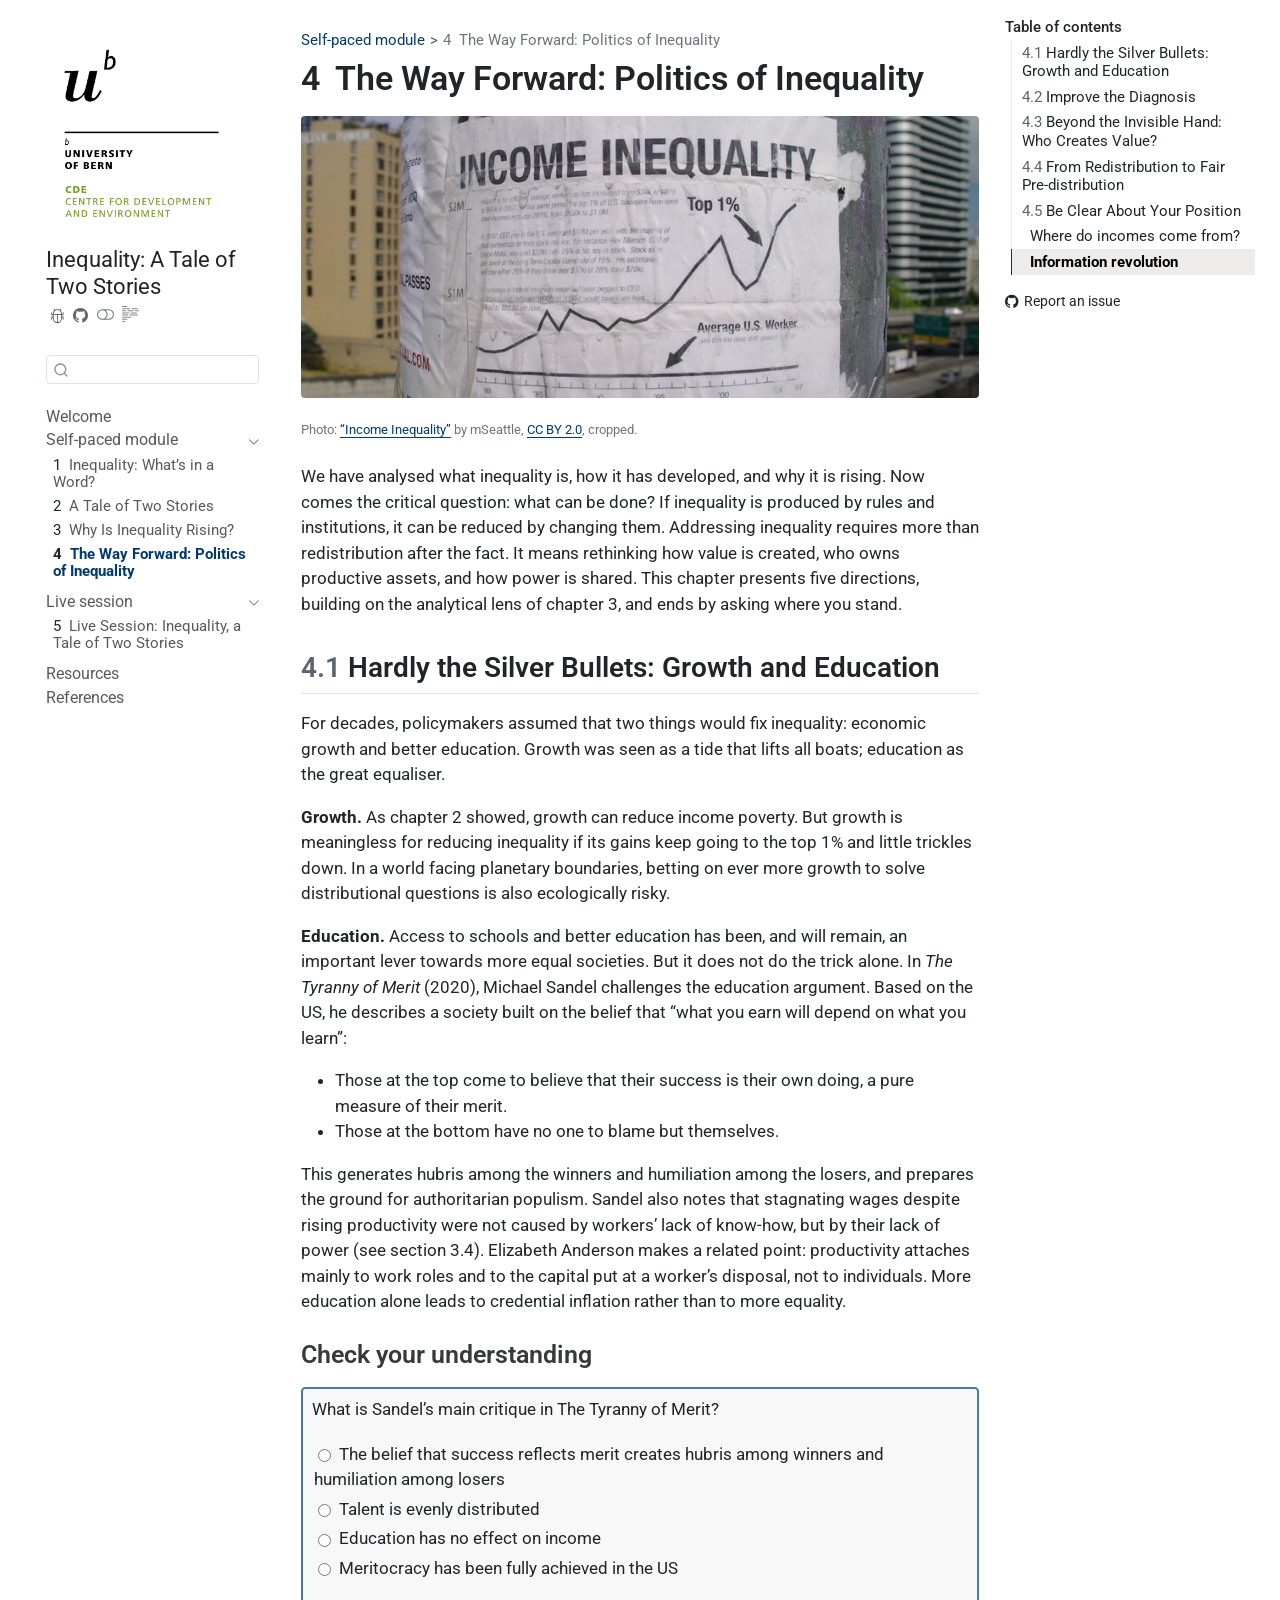
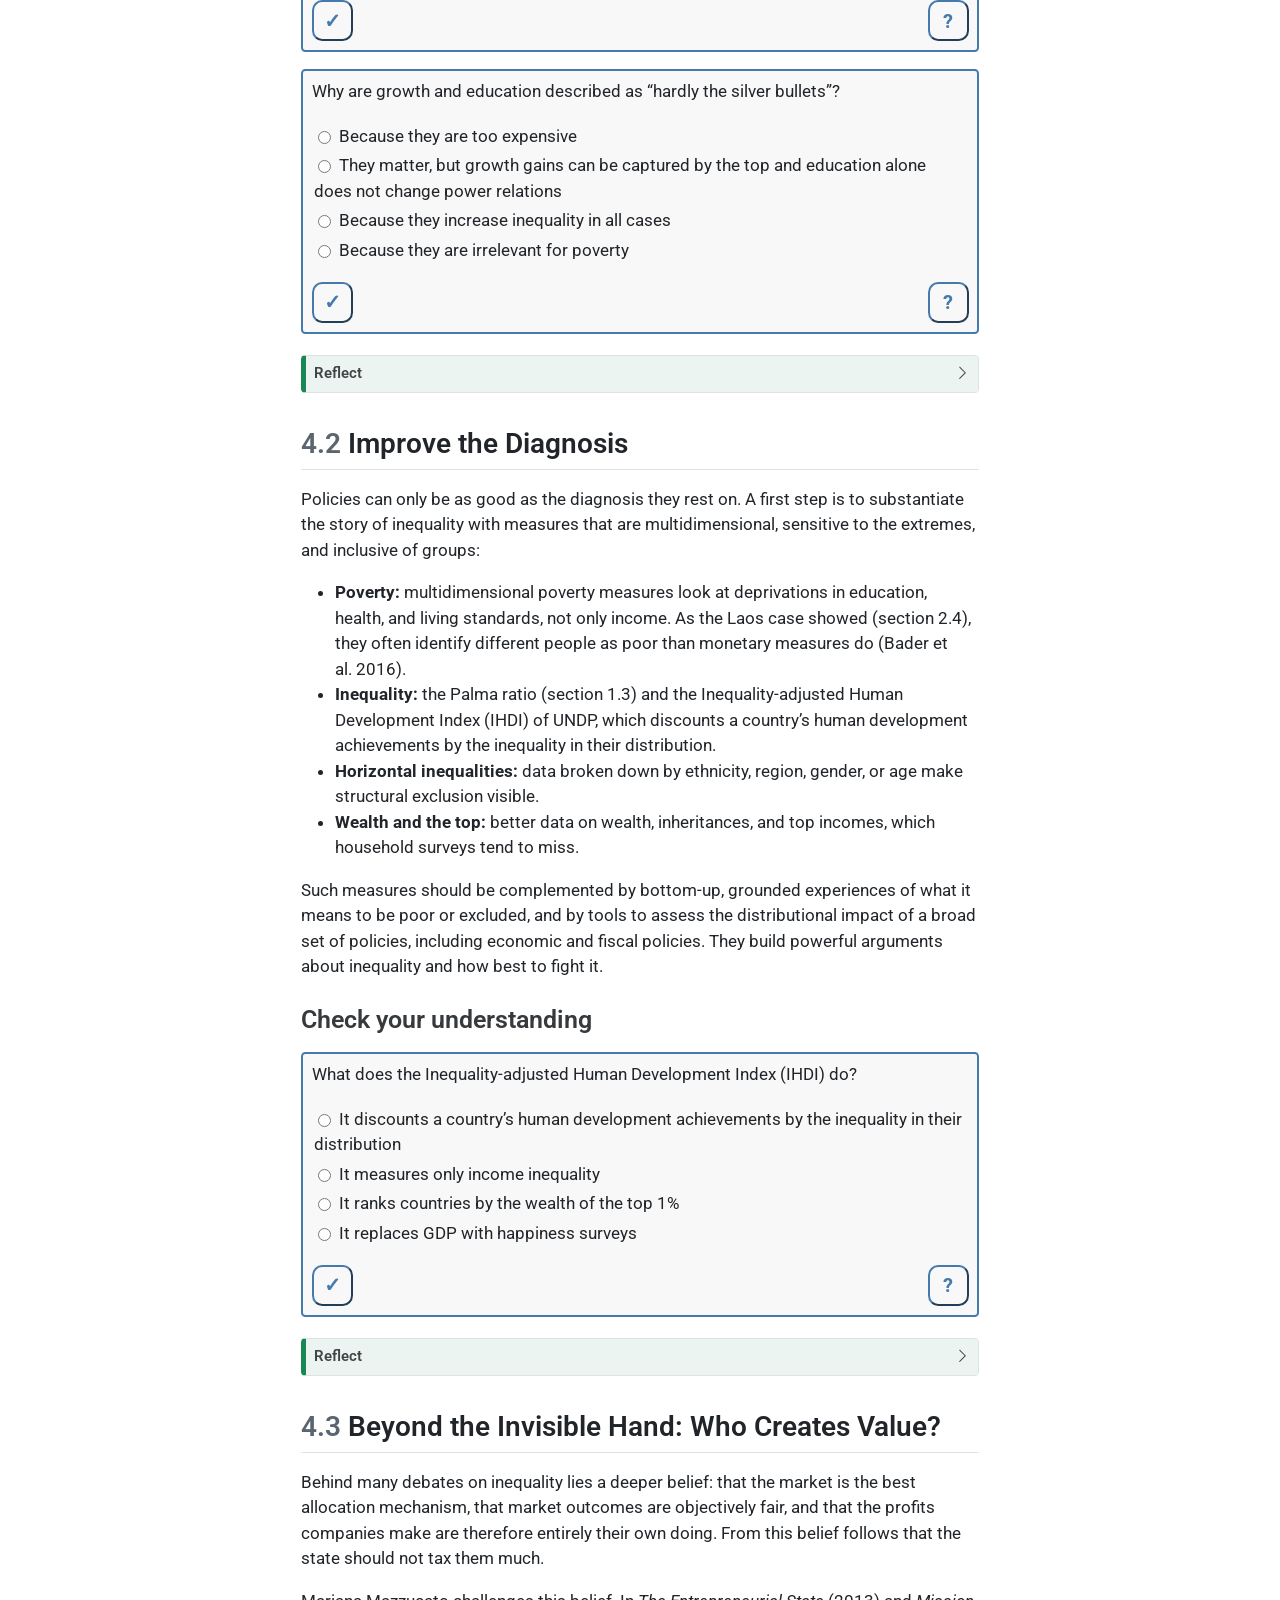
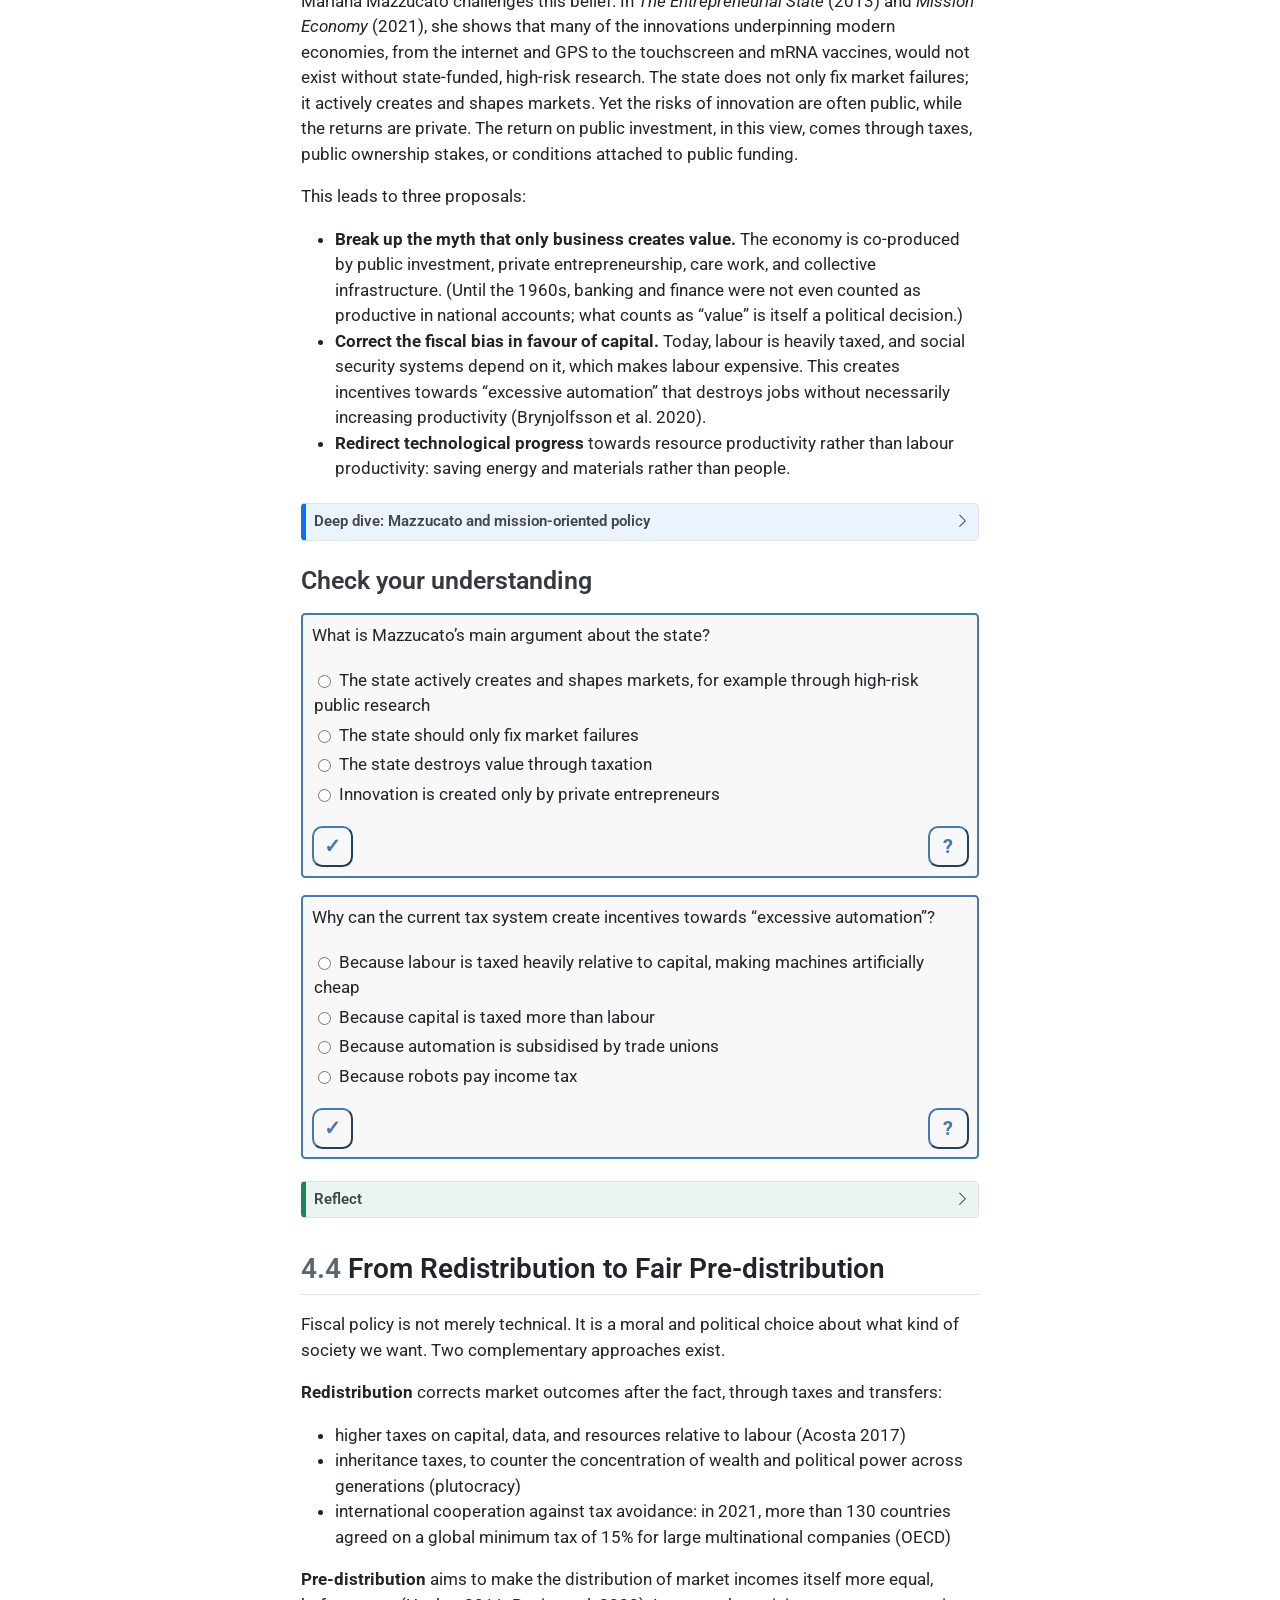
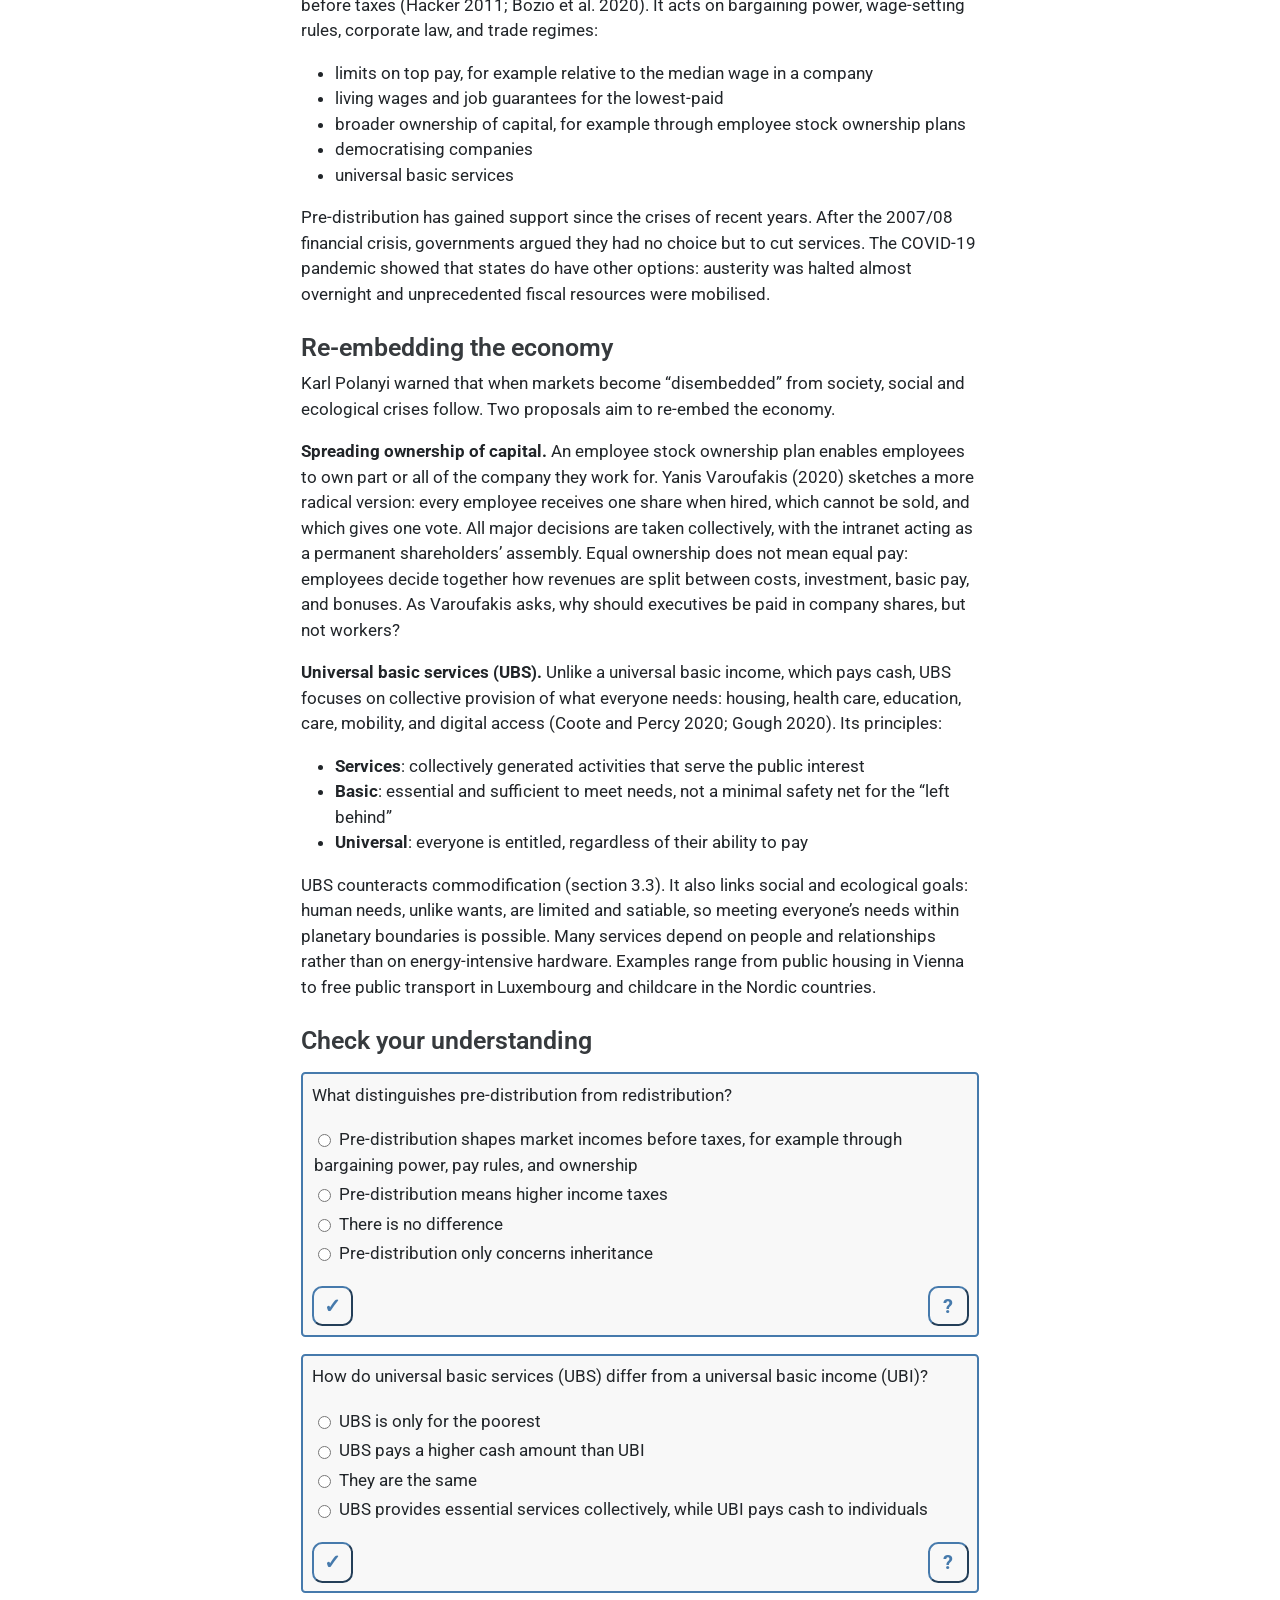
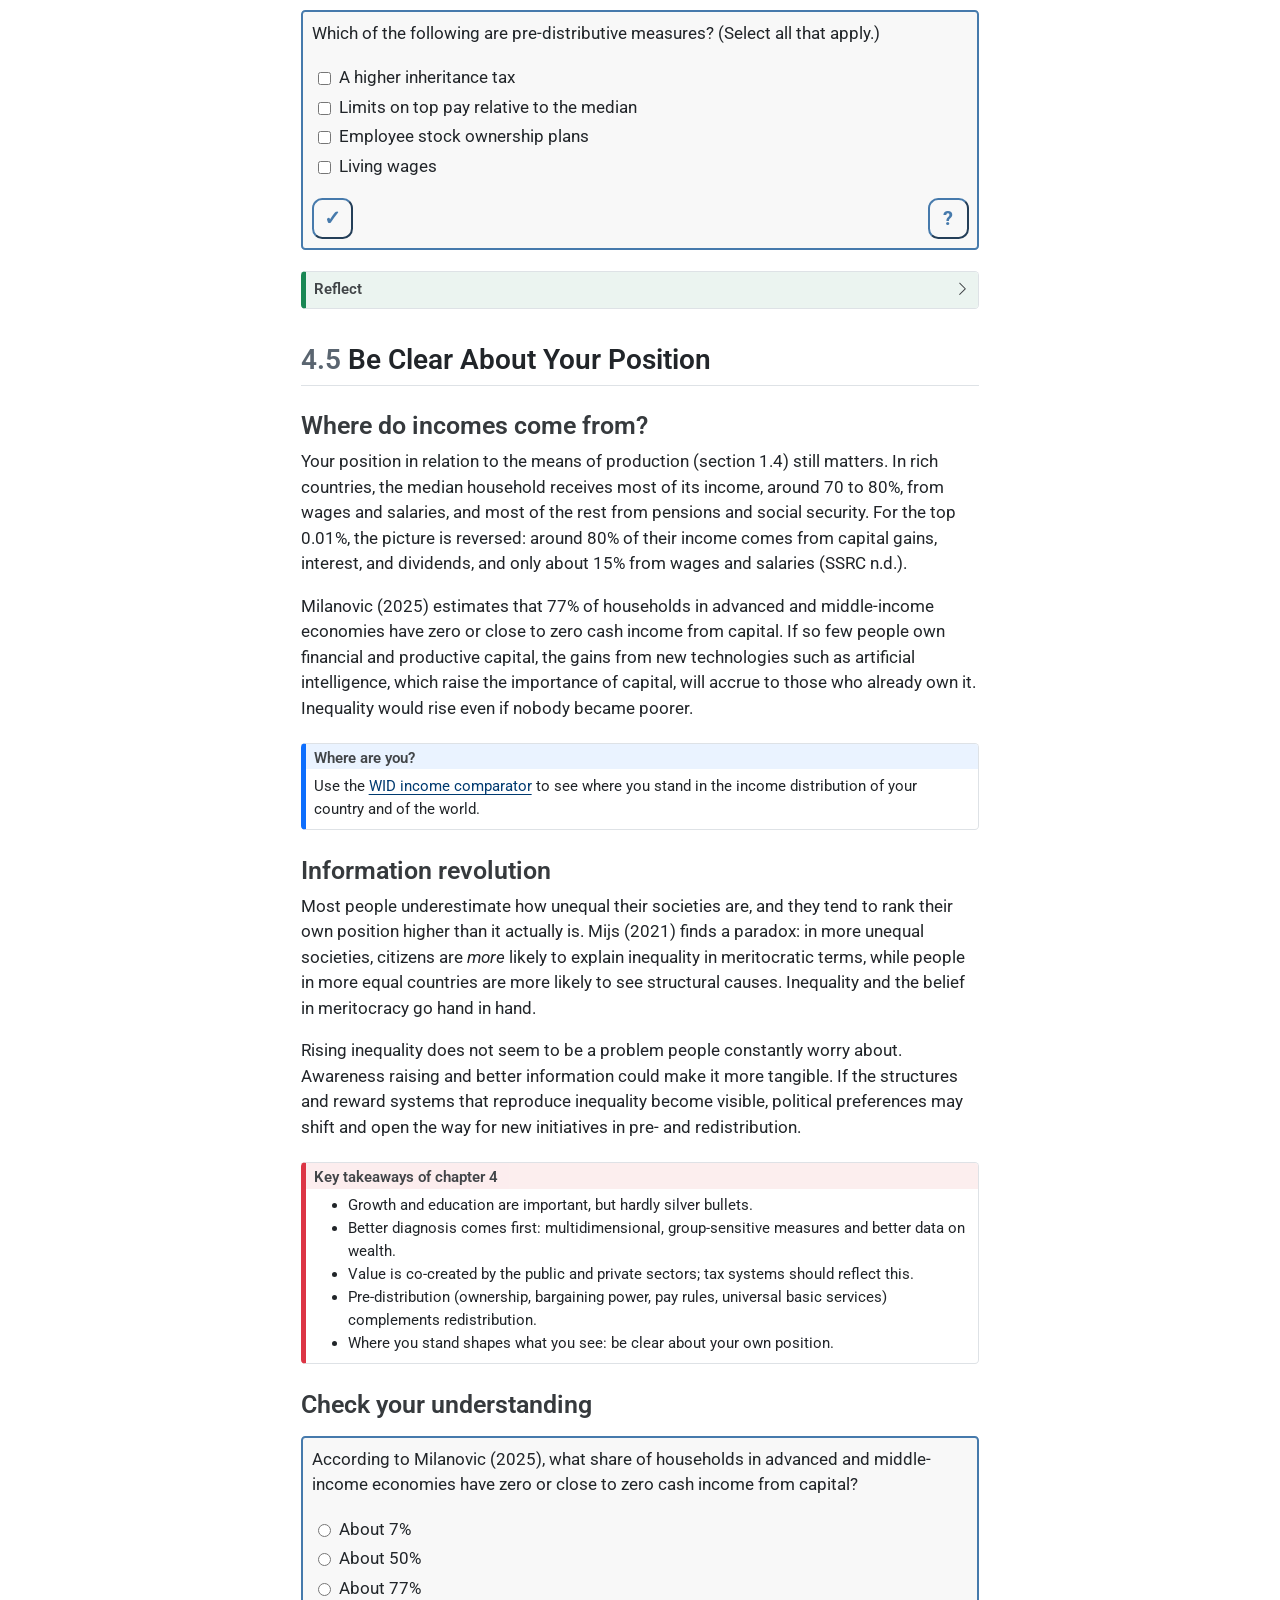
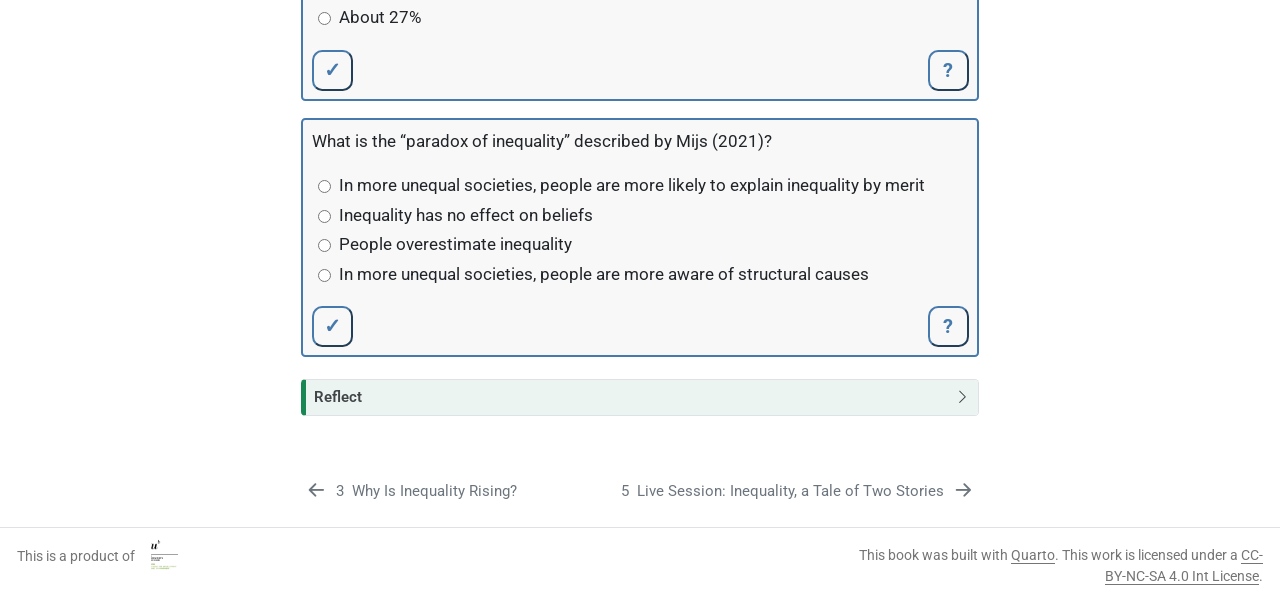
<file: docs/04_way-forward/4_chapter.html>
<!DOCTYPE html>
<html xmlns="http://www.w3.org/1999/xhtml" lang="en" xml:lang="en"><head>

<meta charset="utf-8">
<meta name="generator" content="quarto-1.10.18">

<meta name="viewport" content="width=device-width, initial-scale=1.0, user-scalable=yes">


<title>4&nbsp; The Way Forward: Politics of Inequality – Inequality: A Tale of Two Stories</title>
<style>
/* Default styles provided by pandoc.
** See https://pandoc.org/MANUAL.html#variables-for-html for config info.
*/
span.smallcaps{font-variant: small-caps;}
div.columns{display: flex; gap: 1.5em;}
div.column{flex: auto;}
@media screen {
div.columns{gap: min(4vw, 1.5em);}
div.column{overflow-x: auto;}
}
div.hanging-indent{margin-left: 1.5em; text-indent: -1.5em;}
ul.task-list{list-style: none;}
ul.task-list li input[type="checkbox"] {
  width: 0.8em;
  margin: 0 0.8em 0.2em -1em; /* quarto-specific, see https://github.com/quarto-dev/quarto-cli/issues/4556 */ 
  vertical-align: middle;
}
</style>


<script src="../site_libs/quarto-nav/quarto-nav.js"></script>
<script src="../site_libs/quarto-nav/headroom.min.js"></script>
<script src="../site_libs/clipboard/clipboard.min.js"></script>
<script src="../site_libs/quarto-search/autocomplete.umd.js"></script>
<script src="../site_libs/quarto-search/fuse.min.js"></script>
<script src="../site_libs/quarto-search/quarto-search.js"></script>
<meta name="quarto:offset" content="../">
<link href="../winter-school/session.html" rel="next">
<link href="../03_why-rising/3_chapter.html" rel="prev">
<link href="../images/cdelogo_e.png" rel="icon" type="image/png">
<script src="../site_libs/quarto-html/quarto.js" type="module"></script>
<script src="../site_libs/quarto-html/tabsets/tabsets.js" type="module"></script>
<script src="../site_libs/quarto-html/popper.min.js"></script>
<script src="../site_libs/quarto-html/tippy.umd.min.js"></script>
<script src="../site_libs/quarto-html/anchor.min.js"></script>
<link href="../site_libs/quarto-html/tippy.css" rel="stylesheet">
<link href="../site_libs/quarto-html/quarto-syntax-highlighting-64a204ab8560d761af7679ceaba22944.css" rel="stylesheet" class="quarto-color-scheme" id="quarto-text-highlighting-styles">
<link href="../site_libs/quarto-html/quarto-syntax-highlighting-dark-b85bc7c33db8c58e0ec93c3465666fed.css" rel="stylesheet" class="quarto-color-scheme quarto-color-alternate" id="quarto-text-highlighting-styles">
<link href="../site_libs/quarto-html/quarto-syntax-highlighting-64a204ab8560d761af7679ceaba22944.css" rel="stylesheet" class="quarto-color-scheme-extra" id="quarto-text-highlighting-styles">
<script src="../site_libs/bootstrap/bootstrap.min.js"></script>
<link href="../site_libs/bootstrap/bootstrap-icons.css" rel="stylesheet">
<link href="../site_libs/bootstrap/bootstrap-6615afe55493702f5cd21ee97243c9b5.min.css" rel="stylesheet" append-hash="true" class="quarto-color-scheme" id="quarto-bootstrap" data-mode="light">
<link href="../site_libs/bootstrap/bootstrap-dark-7a71dccf7913d4dcf1cbe071b9ef3f19.min.css" rel="stylesheet" append-hash="true" class="quarto-color-scheme quarto-color-alternate" id="quarto-bootstrap" data-mode="dark">
<link href="../site_libs/bootstrap/bootstrap-6615afe55493702f5cd21ee97243c9b5.min.css" rel="stylesheet" append-hash="true" class="quarto-color-scheme-extra" id="quarto-bootstrap" data-mode="light">
<script src="../site_libs/quarto-contrib/glightbox/glightbox.min.js"></script>
<link href="../site_libs/quarto-contrib/glightbox/glightbox.min.css" rel="stylesheet">
<link href="../site_libs/quarto-contrib/glightbox/lightbox.css" rel="stylesheet">
<script id="quarto-search-options" type="application/json">{
  "location": "sidebar",
  "copy-button": false,
  "collapse-after": 3,
  "panel-placement": "start",
  "type": "textbox",
  "limit": 50,
  "keyboard-shortcut": [
    "f",
    "/",
    "s"
  ],
  "show-item-context": false,
  "language": {
    "search-no-results-text": "No results",
    "search-matching-documents-text": "matching documents",
    "search-copy-link-title": "Copy link to search",
    "search-hide-matches-text": "Hide additional matches",
    "search-more-match-text": "more match in this document",
    "search-more-matches-text": "more matches in this document",
    "search-clear-button-title": "Clear",
    "search-text-placeholder": "",
    "search-detached-cancel-button-title": "Cancel",
    "search-submit-button-title": "Submit",
    "search-label": "Search"
  }
}</script>
<link rel="preconnect" href="https://fonts.googleapis.com">
<link rel="preconnect" href="https://fonts.gstatic.com" crossorigin="">
<link href="https://fonts.googleapis.com/css2?family=Roboto:ital,wght@0,400;0,700;1,400;1,700&amp;family=Fira+Code:wght@400;500&amp;display=swap" rel="stylesheet">


<link rel="stylesheet" href="../webex.css">
</head>

<body class="nav-sidebar floating quarto-light"><script id="quarto-html-before-body" type="application/javascript">
    const toggleBodyColorMode = (bsSheetEl) => {
      const mode = bsSheetEl.getAttribute("data-mode");
      const bodyEl = window.document.querySelector("body");
      if (mode === "dark") {
        bodyEl.classList.add("quarto-dark");
        bodyEl.classList.remove("quarto-light");
      } else {
        bodyEl.classList.add("quarto-light");
        bodyEl.classList.remove("quarto-dark");
      }
    }
    const toggleBodyColorPrimary = () => {
      const bsSheetEl = window.document.querySelector("link#quarto-bootstrap:not([rel=disabled-stylesheet])");
      if (bsSheetEl) {
        toggleBodyColorMode(bsSheetEl);
      }
    }
    const setColorSchemeToggle = (alternate) => {
      const toggles = window.document.querySelectorAll('.quarto-color-scheme-toggle');
      for (let i=0; i < toggles.length; i++) {
        const toggle = toggles[i];
        if (toggle) {
          if (alternate) {
            toggle.classList.add("alternate");
          } else {
            toggle.classList.remove("alternate");
          }
        }
      }
    };
    const toggleColorMode = (alternate) => {
      // Switch the stylesheets
      const primaryStylesheets = window.document.querySelectorAll('link.quarto-color-scheme:not(.quarto-color-alternate)');
      const alternateStylesheets = window.document.querySelectorAll('link.quarto-color-scheme.quarto-color-alternate');
      manageTransitions('#quarto-margin-sidebar .nav-link', false);
      if (alternate) {
        // note: dark is layered on light, we don't disable primary!
        enableStylesheet(alternateStylesheets);
        for (const sheetNode of alternateStylesheets) {
          if (sheetNode.id === "quarto-bootstrap") {
            toggleBodyColorMode(sheetNode);
          }
        }
      } else {
        disableStylesheet(alternateStylesheets);
        enableStylesheet(primaryStylesheets)
        toggleBodyColorPrimary();
      }
      manageTransitions('#quarto-margin-sidebar .nav-link', true);
      // Switch the toggles
      setColorSchemeToggle(alternate)
      // Hack to workaround the fact that safari doesn't
      // properly recolor the scrollbar when toggling (#1455)
      if (navigator.userAgent.indexOf('Safari') > 0 && navigator.userAgent.indexOf('Chrome') == -1) {
        manageTransitions("body", false);
        window.scrollTo(0, 1);
        setTimeout(() => {
          window.scrollTo(0, 0);
          manageTransitions("body", true);
        }, 40);
      }
    }
    const disableStylesheet = (stylesheets) => {
      for (let i=0; i < stylesheets.length; i++) {
        const stylesheet = stylesheets[i];
        stylesheet.rel = 'disabled-stylesheet';
      }
    }
    const enableStylesheet = (stylesheets) => {
      for (let i=0; i < stylesheets.length; i++) {
        const stylesheet = stylesheets[i];
        if(stylesheet.rel !== 'stylesheet') { // for Chrome, which will still FOUC without this check
          stylesheet.rel = 'stylesheet';
        }
      }
    }
    const manageTransitions = (selector, allowTransitions) => {
      const els = window.document.querySelectorAll(selector);
      for (let i=0; i < els.length; i++) {
        const el = els[i];
        if (allowTransitions) {
          el.classList.remove('notransition');
        } else {
          el.classList.add('notransition');
        }
      }
    }
    const isFileUrl = () => {
      return window.location.protocol === 'file:';
    }
    const hasAlternateSentinel = () => {
      let styleSentinel = getColorSchemeSentinel();
      if (styleSentinel !== null) {
        return styleSentinel === "alternate";
      } else {
        return false;
      }
    }
    const setStyleSentinel = (alternate) => {
      const value = alternate ? "alternate" : "default";
      if (!isFileUrl()) {
        window.localStorage.setItem("quarto-color-scheme", value);
      } else {
        localAlternateSentinel = value;
      }
    }
    const getColorSchemeSentinel = () => {
      if (!isFileUrl()) {
        const storageValue = window.localStorage.getItem("quarto-color-scheme");
        return storageValue != null ? storageValue : localAlternateSentinel;
      } else {
        return localAlternateSentinel;
      }
    }
    const toggleGiscusIfUsed = (isAlternate, darkModeDefault) => {
      const baseTheme = document.querySelector('#giscus-base-theme')?.value ?? 'light';
      const alternateTheme = document.querySelector('#giscus-alt-theme')?.value ?? 'dark';
      let newTheme = '';
      if(authorPrefersDark) {
        newTheme = isAlternate ? baseTheme : alternateTheme;
      } else {
        newTheme = isAlternate ? alternateTheme : baseTheme;
      }
      const changeGiscusTheme = () => {
        // From: https://github.com/giscus/giscus/issues/336
        const sendMessage = (message) => {
          const iframe = document.querySelector('iframe.giscus-frame');
          if (!iframe) return;
          iframe.contentWindow.postMessage({ giscus: message }, 'https://giscus.app');
        }
        sendMessage({
          setConfig: {
            theme: newTheme
          }
        });
      }
      const isGiscussLoaded = window.document.querySelector('iframe.giscus-frame') !== null;
      if (isGiscussLoaded) {
        changeGiscusTheme();
      }
    };
    const authorPrefersDark = false;
    const darkModeDefault = authorPrefersDark;
      document.querySelector('link#quarto-text-highlighting-styles.quarto-color-scheme-extra').rel = 'disabled-stylesheet';
      document.querySelector('link#quarto-bootstrap.quarto-color-scheme-extra').rel = 'disabled-stylesheet';
    let localAlternateSentinel = darkModeDefault ? 'alternate' : 'default';
    // Dark / light mode switch
    window.quartoToggleColorScheme = () => {
      // Read the current dark / light value
      let toAlternate = !hasAlternateSentinel();
      toggleColorMode(toAlternate);
      setStyleSentinel(toAlternate);
      toggleGiscusIfUsed(toAlternate, darkModeDefault);
      window.dispatchEvent(new Event('resize'));
    };
    // Switch to dark mode if need be
    if (hasAlternateSentinel()) {
      toggleColorMode(true);
    } else {
      toggleColorMode(false);
    }
  </script>

<div id="quarto-search-results"></div>
  <header id="quarto-header" class="headroom fixed-top">
  <nav class="quarto-secondary-nav">
    <div class="container-fluid d-flex">
      <button type="button" class="quarto-btn-toggle btn" data-bs-toggle="collapse" role="button" data-bs-target=".quarto-sidebar-collapse-item" aria-controls="quarto-sidebar" aria-expanded="false" aria-label="Toggle sidebar navigation" onclick="if (window.quartoToggleHeadroom) { window.quartoToggleHeadroom(); }">
        <i class="bi bi-layout-text-sidebar-reverse"></i>
      </button>
        <nav class="quarto-page-breadcrumbs" aria-label="breadcrumb"><ol class="breadcrumb"><li class="breadcrumb-item"><a href="../01_whats-in-a-word/1_chapter.html">Self-paced module</a></li><li class="breadcrumb-item"><a href="../04_way-forward/4_chapter.html"><span class="chapter-number">4</span>&nbsp; <span class="chapter-title">The Way Forward: Politics of Inequality</span></a></li></ol></nav>
        <a class="flex-grow-1" role="navigation" data-bs-toggle="collapse" data-bs-target=".quarto-sidebar-collapse-item" aria-controls="quarto-sidebar" aria-expanded="false" aria-label="Toggle sidebar navigation" onclick="if (window.quartoToggleHeadroom) { window.quartoToggleHeadroom(); }">      
        </a>
      <button type="button" class="btn quarto-search-button" aria-label="Search" onclick="window.quartoOpenSearch();">
        <i class="bi bi-search"></i>
      </button>
    </div>
  </nav>
</header>
<!-- content -->
<div id="quarto-content" class="quarto-container page-columns page-rows-contents page-layout-article">
<!-- sidebar -->
  <nav id="quarto-sidebar" class="sidebar collapse collapse-horizontal quarto-sidebar-collapse-item sidebar-navigation floating overflow-auto">
    <div class="pt-lg-2 mt-2 text-left sidebar-header sidebar-header-stacked">
      <a href="../index.html" class="sidebar-logo-link">
      <img src="../images/cdelogo_e.png" alt="" class="sidebar-logo light-content py-0 d-lg-inline d-none">
      <img src="../images/cdelogo_e.png" alt="" class="sidebar-logo dark-content py-0 d-lg-inline d-none">
      </a>
    <div class="sidebar-title mb-0 py-0">
      <a href="../">Inequality: A Tale of Two Stories</a> 
        <div class="sidebar-tools-main tools-wide">
    <a href="https://github.com/CDEteaching/inequality/issues/new" title="Report issue" class="quarto-navigation-tool px-1" aria-label="Report issue"><i class="bi bi-bug"></i></a>
    <a href="https://github.com/CDEteaching/inequality" title="Source Code" class="quarto-navigation-tool px-1" aria-label="Source Code"><i class="bi bi-github"></i></a>
  <a href="" class="quarto-color-scheme-toggle quarto-navigation-tool  px-1" onclick="window.quartoToggleColorScheme(); return false;" title="Toggle dark mode"><i class="bi"></i></a>
  <a href="" class="quarto-reader-toggle quarto-navigation-tool px-1" onclick="window.quartoToggleReader(); return false;" title="Toggle reader mode">
  <div class="quarto-reader-toggle-btn">
  <i class="bi"></i>
  </div>
</a>
</div>
    </div>
      </div>
        <div class="mt-2 flex-shrink-0 align-items-center">
        <div class="sidebar-search">
        <div id="quarto-search" class="" title="Search"></div>
        </div>
        </div>
    <div class="sidebar-menu-container"> 
    <ul class="list-unstyled mt-1">
        <li class="sidebar-item">
  <div class="sidebar-item-container"> 
  <a href="../index.html" class="sidebar-item-text sidebar-link">
 <span class="menu-text">Welcome</span></a>
  </div>
</li>
        <li class="sidebar-item sidebar-item-section">
      <div class="sidebar-item-container"> 
            <a class="sidebar-item-text sidebar-link text-start" data-bs-toggle="collapse" data-bs-target="#quarto-sidebar-section-1" role="navigation" aria-expanded="true">
 <span class="menu-text">Self-paced module</span></a>
          <a class="sidebar-item-toggle text-start" data-bs-toggle="collapse" data-bs-target="#quarto-sidebar-section-1" role="navigation" aria-expanded="true" aria-label="Toggle section">
            <i class="bi bi-chevron-right ms-2"></i>
          </a> 
      </div>
      <ul id="quarto-sidebar-section-1" class="collapse list-unstyled sidebar-section depth1 show">  
          <li class="sidebar-item">
  <div class="sidebar-item-container"> 
  <a href="../01_whats-in-a-word/1_chapter.html" class="sidebar-item-text sidebar-link">
 <span class="menu-text"><span class="chapter-number">1</span>&nbsp; <span class="chapter-title">Inequality: What’s in a Word?</span></span></a>
  </div>
</li>
          <li class="sidebar-item">
  <div class="sidebar-item-container"> 
  <a href="../02_tale-of-two-stories/2_chapter.html" class="sidebar-item-text sidebar-link">
 <span class="menu-text"><span class="chapter-number">2</span>&nbsp; <span class="chapter-title">A Tale of Two Stories</span></span></a>
  </div>
</li>
          <li class="sidebar-item">
  <div class="sidebar-item-container"> 
  <a href="../03_why-rising/3_chapter.html" class="sidebar-item-text sidebar-link">
 <span class="menu-text"><span class="chapter-number">3</span>&nbsp; <span class="chapter-title">Why Is Inequality Rising?</span></span></a>
  </div>
</li>
          <li class="sidebar-item">
  <div class="sidebar-item-container"> 
  <a href="../04_way-forward/4_chapter.html" class="sidebar-item-text sidebar-link active">
 <span class="menu-text"><span class="chapter-number">4</span>&nbsp; <span class="chapter-title">The Way Forward: Politics of Inequality</span></span></a>
  </div>
</li>
      </ul>
  </li>
        <li class="sidebar-item sidebar-item-section">
      <div class="sidebar-item-container"> 
            <a class="sidebar-item-text sidebar-link text-start" data-bs-toggle="collapse" data-bs-target="#quarto-sidebar-section-2" role="navigation" aria-expanded="true">
 <span class="menu-text">Live session</span></a>
          <a class="sidebar-item-toggle text-start" data-bs-toggle="collapse" data-bs-target="#quarto-sidebar-section-2" role="navigation" aria-expanded="true" aria-label="Toggle section">
            <i class="bi bi-chevron-right ms-2"></i>
          </a> 
      </div>
      <ul id="quarto-sidebar-section-2" class="collapse list-unstyled sidebar-section depth1 show">  
          <li class="sidebar-item">
  <div class="sidebar-item-container"> 
  <a href="../winter-school/session.html" class="sidebar-item-text sidebar-link">
 <span class="menu-text"><span class="chapter-number">5</span>&nbsp; <span class="chapter-title">Live Session: Inequality, a Tale of Two Stories</span></span></a>
  </div>
</li>
      </ul>
  </li>
        <li class="sidebar-item">
  <div class="sidebar-item-container"> 
  <a href="../resources.html" class="sidebar-item-text sidebar-link">
 <span class="menu-text">Resources</span></a>
  </div>
</li>
        <li class="sidebar-item">
  <div class="sidebar-item-container"> 
  <a href="../references.html" class="sidebar-item-text sidebar-link">
 <span class="menu-text">References</span></a>
  </div>
</li>
    </ul>
    </div>
</nav>
<div id="quarto-sidebar-glass" class="quarto-sidebar-collapse-item" data-bs-toggle="collapse" data-bs-target=".quarto-sidebar-collapse-item"></div>
<!-- margin-sidebar -->
    <div id="quarto-margin-sidebar" class="sidebar margin-sidebar">
        <nav id="TOC" role="doc-toc" class="toc-active">
    <h2 id="toc-title">Table of contents</h2>
   
  <ul>
  <li><a href="#hardly-the-silver-bullets-growth-and-education" id="toc-hardly-the-silver-bullets-growth-and-education" class="nav-link active" data-scroll-target="#hardly-the-silver-bullets-growth-and-education"><span class="header-section-number">4.1</span> Hardly the Silver Bullets: Growth and Education</a></li>
  <li><a href="#improve-the-diagnosis" id="toc-improve-the-diagnosis" class="nav-link" data-scroll-target="#improve-the-diagnosis"><span class="header-section-number">4.2</span> Improve the Diagnosis</a></li>
  <li><a href="#beyond-the-invisible-hand-who-creates-value" id="toc-beyond-the-invisible-hand-who-creates-value" class="nav-link" data-scroll-target="#beyond-the-invisible-hand-who-creates-value"><span class="header-section-number">4.3</span> Beyond the Invisible Hand: Who Creates Value?</a></li>
  <li><a href="#from-redistribution-to-fair-pre-distribution" id="toc-from-redistribution-to-fair-pre-distribution" class="nav-link" data-scroll-target="#from-redistribution-to-fair-pre-distribution"><span class="header-section-number">4.4</span> From Redistribution to Fair Pre-distribution</a>
  <ul class="collapse">
  <li><a href="#re-embedding-the-economy" id="toc-re-embedding-the-economy" class="nav-link" data-scroll-target="#re-embedding-the-economy">Re-embedding the economy</a></li>
  </ul></li>
  <li><a href="#be-clear-about-your-position" id="toc-be-clear-about-your-position" class="nav-link" data-scroll-target="#be-clear-about-your-position"><span class="header-section-number">4.5</span> Be Clear About Your Position</a>
  <ul class="collapse">
  <li><a href="#where-do-incomes-come-from" id="toc-where-do-incomes-come-from" class="nav-link" data-scroll-target="#where-do-incomes-come-from">Where do incomes come from?</a></li>
  <li><a href="#information-revolution" id="toc-information-revolution" class="nav-link" data-scroll-target="#information-revolution">Information revolution</a></li>
  </ul></li>
  </ul>
<div class="toc-actions"><ul><li><a href="https://github.com/CDEteaching/inequality/issues/new" class="toc-action"><i class="bi bi-github"></i>Report an issue</a></li></ul></div></nav>
    </div>
<!-- main -->
<main class="content" id="quarto-document-content">


<header id="title-block-header" class="quarto-title-block default"><nav class="quarto-page-breadcrumbs quarto-title-breadcrumbs d-none d-lg-block" aria-label="breadcrumb"><ol class="breadcrumb"><li class="breadcrumb-item"><a href="../01_whats-in-a-word/1_chapter.html">Self-paced module</a></li><li class="breadcrumb-item"><a href="../04_way-forward/4_chapter.html"><span class="chapter-number">4</span>&nbsp; <span class="chapter-title">The Way Forward: Politics of Inequality</span></a></li></ol></nav>
<div class="quarto-title">
<h1 class="title"><span class="chapter-number">4</span>&nbsp; <span class="chapter-title">The Way Forward: Politics of Inequality</span></h1>
</div>



<div class="quarto-title-meta">

    
  
    
  </div>
  


</header>


<p><a href="images/header.jpg" class="lightbox" data-gallery="quarto-lightbox-gallery-1"><img src="images/header.jpg" class="chapter-header no-lightbox img-fluid" alt="Poster on a lamp post titled Income Inequality, showing income of the top 1% rising far above the average US worker."></a></p>
<div class="header-credit">
<p>Photo: <a href="https://flickr.com/photos/27305863@N07/6023390537">“Income Inequality”</a> by mSeattle, <a href="https://creativecommons.org/licenses/by/2.0/">CC BY 2.0</a>, cropped.</p>
</div>
<p>We have analysed what inequality is, how it has developed, and why it is rising. Now comes the critical question: what can be done? If inequality is produced by rules and institutions, it can be reduced by changing them. Addressing inequality requires more than redistribution after the fact. It means rethinking how value is created, who owns productive assets, and how power is shared. This chapter presents five directions, building on the analytical lens of chapter 3, and ends by asking where you stand.</p>
<section id="hardly-the-silver-bullets-growth-and-education" class="level2" data-number="4.1">
<h2 data-number="4.1" class="anchored" data-anchor-id="hardly-the-silver-bullets-growth-and-education"><span class="header-section-number">4.1</span> Hardly the Silver Bullets: Growth and Education</h2>
<p>For decades, policymakers assumed that two things would fix inequality: economic growth and better education. Growth was seen as a tide that lifts all boats; education as the great equaliser.</p>
<p><strong>Growth.</strong> As chapter 2 showed, growth can reduce income poverty. But growth is meaningless for reducing inequality if its gains keep going to the top 1% and little trickles down. In a world facing planetary boundaries, betting on ever more growth to solve distributional questions is also ecologically risky.</p>
<p><strong>Education.</strong> Access to schools and better education has been, and will remain, an important lever towards more equal societies. But it does not do the trick alone. In <em>The Tyranny of Merit</em> (2020), Michael Sandel challenges the education argument. Based on the US, he describes a society built on the belief that “what you earn will depend on what you learn”:</p>
<ul>
<li>Those at the top come to believe that their success is their own doing, a pure measure of their merit.</li>
<li>Those at the bottom have no one to blame but themselves.</li>
</ul>
<p>This generates hubris among the winners and humiliation among the losers, and prepares the ground for authoritarian populism. Sandel also notes that stagnating wages despite rising productivity were not caused by workers’ lack of know-how, but by their lack of power (see section 3.4). Elizabeth Anderson makes a related point: productivity attaches mainly to work roles and to the capital put at a worker’s disposal, not to individuals. More education alone leads to credential inflation rather than to more equality.</p>
<section id="check-your-understanding" class="level3 unnumbered unlisted">
<h3 class="unnumbered unlisted anchored" data-anchor-id="check-your-understanding">Check your understanding</h3>
<div class="webex-question">
<div class="webex-check webex-box">
<p>What is Sandel’s main critique in The Tyranny of Merit?</p>
<div id="webex-bc280a9f847219a74049cf289800682d" class="webex-radiogroup" data-answer="OVIeCBxRFVZl">
<label><input type="radio" autocomplete="off" name="bc280a9f847219a74049cf289800682d"><span>The belief that success reflects merit creates hubris among winners and humiliation among losers</span></label><label><input type="radio" autocomplete="off" name="bc280a9f847219a74049cf289800682d"><span>Talent is evenly distributed</span></label><label><input type="radio" autocomplete="off" name="bc280a9f847219a74049cf289800682d"><span>Education has no effect on income</span></label><label><input type="radio" autocomplete="off" name="bc280a9f847219a74049cf289800682d"><span>Meritocracy has been fully achieved in the US</span></label>
</div>
</div>
<div class="webex-solution">
<p>Sandel argues that meritocratic beliefs make winners see their success as their own doing and blame losers for their fate, fuelling populism.</p>
<ul>
<li>True</li>
<li>False</li>
<li>False</li>
<li>False</li>
</ul>
</div>
</div>
<div class="webex-question">
<div class="webex-check webex-box">
<p>Why are growth and education described as “hardly the silver bullets”?</p>
<div id="webex-08bf8a231b0427fadb5f223f7ee81b0f" class="webex-radiogroup" data-answer="awhOVxRRHgNs">
<label><input type="radio" autocomplete="off" name="08bf8a231b0427fadb5f223f7ee81b0f"><span>Because they are too expensive</span></label><label><input type="radio" autocomplete="off" name="08bf8a231b0427fadb5f223f7ee81b0f"><span>They matter, but growth gains can be captured by the top and education alone does not change power relations</span></label><label><input type="radio" autocomplete="off" name="08bf8a231b0427fadb5f223f7ee81b0f"><span>Because they increase inequality in all cases</span></label><label><input type="radio" autocomplete="off" name="08bf8a231b0427fadb5f223f7ee81b0f"><span>Because they are irrelevant for poverty</span></label>
</div>
</div>
<div class="webex-solution">
<p>Growth and education are important levers, but without changes in distribution and bargaining power they do not reduce inequality on their own.</p>
<ul>
<li>False</li>
<li>True</li>
<li>False</li>
<li>False</li>
</ul>
</div>
</div>
<div class="callout callout-style-default callout-tip no-icon callout-titled">
<div class="callout-header d-flex align-content-center collapsed" data-bs-toggle="collapse" data-bs-target=".callout-1-contents" aria-controls="callout-1" aria-expanded="false" aria-label="Toggle callout">
<div class="callout-icon-container">
<i class="callout-icon no-icon"></i>
</div>
<div class="callout-title-container flex-fill">
<span class="screen-reader-only">Tip</span>Reflect
</div>
<div class="callout-btn-toggle d-inline-block border-0 py-1 ps-1 pe-0 float-end"><i class="callout-toggle"></i></div>
</div>
<div id="callout-1" class="callout-1-contents callout-collapse collapse">
<div class="callout-body-container callout-body">
<ul>
<li>To what extent do you see your own educational success as your own doing? What role did your family, your school, and luck play?</li>
<li>Is meritocracy an ideal worth defending, or a problem? Can it be both?</li>
</ul>
</div>
</div>
</div>
</section>
</section>
<section id="improve-the-diagnosis" class="level2" data-number="4.2">
<h2 data-number="4.2" class="anchored" data-anchor-id="improve-the-diagnosis"><span class="header-section-number">4.2</span> Improve the Diagnosis</h2>
<p>Policies can only be as good as the diagnosis they rest on. A first step is to substantiate the story of inequality with measures that are multidimensional, sensitive to the extremes, and inclusive of groups:</p>
<ul>
<li><strong>Poverty:</strong> multidimensional poverty measures look at deprivations in education, health, and living standards, not only income. As the Laos case showed (section 2.4), they often identify different people as poor than monetary measures do (Bader et al.&nbsp;2016).</li>
<li><strong>Inequality:</strong> the Palma ratio (section 1.3) and the Inequality-adjusted Human Development Index (IHDI) of UNDP, which discounts a country’s human development achievements by the inequality in their distribution.</li>
<li><strong>Horizontal inequalities:</strong> data broken down by ethnicity, region, gender, or age make structural exclusion visible.</li>
<li><strong>Wealth and the top:</strong> better data on wealth, inheritances, and top incomes, which household surveys tend to miss.</li>
</ul>
<p>Such measures should be complemented by bottom-up, grounded experiences of what it means to be poor or excluded, and by tools to assess the distributional impact of a broad set of policies, including economic and fiscal policies. They build powerful arguments about inequality and how best to fight it.</p>
<section id="check-your-understanding-1" class="level3 unnumbered unlisted">
<h3 class="unnumbered unlisted anchored" data-anchor-id="check-your-understanding-1">Check your understanding</h3>
<div class="webex-question">
<div class="webex-check webex-box">
<p>What does the Inequality-adjusted Human Development Index (IHDI) do?</p>
<div id="webex-31997ab5306f224348b4b827fba27746" class="webex-radiogroup" data-answer="aAAVCRtRTgVu">
<label><input type="radio" autocomplete="off" name="31997ab5306f224348b4b827fba27746"><span>It discounts a country’s human development achievements by the inequality in their distribution</span></label><label><input type="radio" autocomplete="off" name="31997ab5306f224348b4b827fba27746"><span>It measures only income inequality</span></label><label><input type="radio" autocomplete="off" name="31997ab5306f224348b4b827fba27746"><span>It ranks countries by the wealth of the top 1%</span></label><label><input type="radio" autocomplete="off" name="31997ab5306f224348b4b827fba27746"><span>It replaces GDP with happiness surveys</span></label>
</div>
</div>
<div class="webex-solution">
<p>The IHDI shows how much human development is lost due to inequality in health, education, and income.</p>
<ul>
<li>True</li>
<li>False</li>
<li>False</li>
<li>False</li>
</ul>
</div>
</div>
<div class="callout callout-style-default callout-tip no-icon callout-titled">
<div class="callout-header d-flex align-content-center collapsed" data-bs-toggle="collapse" data-bs-target=".callout-2-contents" aria-controls="callout-2" aria-expanded="false" aria-label="Toggle callout">
<div class="callout-icon-container">
<i class="callout-icon no-icon"></i>
</div>
<div class="callout-title-container flex-fill">
<span class="screen-reader-only">Tip</span>Reflect
</div>
<div class="callout-btn-toggle d-inline-block border-0 py-1 ps-1 pe-0 float-end"><i class="callout-toggle"></i></div>
</div>
<div id="callout-2" class="callout-2-contents callout-collapse collapse">
<div class="callout-body-container callout-body">
<ul>
<li>Which group in your country do you think is invisible in standard income statistics?</li>
<li>Which indicator would you add to your country’s official statistics, and why?</li>
</ul>
</div>
</div>
</div>
</section>
</section>
<section id="beyond-the-invisible-hand-who-creates-value" class="level2" data-number="4.3">
<h2 data-number="4.3" class="anchored" data-anchor-id="beyond-the-invisible-hand-who-creates-value"><span class="header-section-number">4.3</span> Beyond the Invisible Hand: Who Creates Value?</h2>
<p>Behind many debates on inequality lies a deeper belief: that the market is the best allocation mechanism, that market outcomes are objectively fair, and that the profits companies make are therefore entirely their own doing. From this belief follows that the state should not tax them much.</p>
<p>Mariana Mazzucato challenges this belief. In <em>The Entrepreneurial State</em> (2013) and <em>Mission Economy</em> (2021), she shows that many of the innovations underpinning modern economies, from the internet and GPS to the touchscreen and mRNA vaccines, would not exist without state-funded, high-risk research. The state does not only fix market failures; it actively creates and shapes markets. Yet the risks of innovation are often public, while the returns are private. The return on public investment, in this view, comes through taxes, public ownership stakes, or conditions attached to public funding.</p>
<p>This leads to three proposals:</p>
<ul>
<li><strong>Break up the myth that only business creates value.</strong> The economy is co-produced by public investment, private entrepreneurship, care work, and collective infrastructure. (Until the 1960s, banking and finance were not even counted as productive in national accounts; what counts as “value” is itself a political decision.)</li>
<li><strong>Correct the fiscal bias in favour of capital.</strong> Today, labour is heavily taxed, and social security systems depend on it, which makes labour expensive. This creates incentives towards “excessive automation” that destroys jobs without necessarily increasing productivity (Brynjolfsson et al.&nbsp;2020).</li>
<li><strong>Redirect technological progress</strong> towards resource productivity rather than labour productivity: saving energy and materials rather than people.</li>
</ul>
<div class="callout callout-style-default callout-note no-icon callout-titled">
<div class="callout-header d-flex align-content-center collapsed" data-bs-toggle="collapse" data-bs-target=".callout-3-contents" aria-controls="callout-3" aria-expanded="false" aria-label="Toggle callout">
<div class="callout-icon-container">
<i class="callout-icon no-icon"></i>
</div>
<div class="callout-title-container flex-fill">
<span class="screen-reader-only">Note</span>Deep dive: Mazzucato and mission-oriented policy
</div>
<div class="callout-btn-toggle d-inline-block border-0 py-1 ps-1 pe-0 float-end"><i class="callout-toggle"></i></div>
</div>
<div id="callout-3" class="callout-3-contents callout-collapse collapse">
<div class="callout-body-container callout-body">
<ul>
<li>Lecture: <a href="https://www.youtube.com/watch?v=qSt5suImn78">Mariana Mazzucato: The market shaping forces of capitalism</a> (Rethinking Capitalism lecture series).</li>
<li>Podcast: <a href="https://podcasts.apple.com/it/podcast/mission-economy-with-mariana-mazzucato/id1445901378?i=1000574743165">Why we need a mission-driven economy (with Mariana Mazzucato)</a>, Pitchfork Economics.</li>
<li>Rodrik, D. (2020). <a href="https://www.project-syndicate.org/commentary/policymakers-should-influence-course-of-technological-innovation-by-dani-rodrik-2020-08">Democratizing innovation</a>. Project Syndicate.</li>
</ul>
</div>
</div>
</div>
<section id="check-your-understanding-2" class="level3 unnumbered unlisted">
<h3 class="unnumbered unlisted anchored" data-anchor-id="check-your-understanding-2">Check your understanding</h3>
<div class="webex-question">
<div class="webex-check webex-box">
<p>What is Mazzucato’s main argument about the state?</p>
<div id="webex-934adbd2036a38d19b4b98ccf567a020" class="webex-radiogroup" data-answer="YgIYUUhSSAJt">
<label><input type="radio" autocomplete="off" name="934adbd2036a38d19b4b98ccf567a020"><span>The state actively creates and shapes markets, for example through high-risk public research</span></label><label><input type="radio" autocomplete="off" name="934adbd2036a38d19b4b98ccf567a020"><span>The state should only fix market failures</span></label><label><input type="radio" autocomplete="off" name="934adbd2036a38d19b4b98ccf567a020"><span>The state destroys value through taxation</span></label><label><input type="radio" autocomplete="off" name="934adbd2036a38d19b4b98ccf567a020"><span>Innovation is created only by private entrepreneurs</span></label>
</div>
</div>
<div class="webex-solution">
<p>From the internet to mRNA vaccines, many innovations rest on public investment. Risks are often public, returns private.</p>
<ul>
<li>True</li>
<li>False</li>
<li>False</li>
<li>False</li>
</ul>
</div>
</div>
<div class="webex-question">
<div class="webex-check webex-box">
<p>Why can the current tax system create incentives towards “excessive automation”?</p>
<div id="webex-08cce5a0ff4aceb88319b0f058ff2f7f" class="webex-radiogroup" data-answer="awlPU0kFTQA7">
<label><input type="radio" autocomplete="off" name="08cce5a0ff4aceb88319b0f058ff2f7f"><span>Because labour is taxed heavily relative to capital, making machines artificially cheap</span></label><label><input type="radio" autocomplete="off" name="08cce5a0ff4aceb88319b0f058ff2f7f"><span>Because capital is taxed more than labour</span></label><label><input type="radio" autocomplete="off" name="08cce5a0ff4aceb88319b0f058ff2f7f"><span>Because automation is subsidised by trade unions</span></label><label><input type="radio" autocomplete="off" name="08cce5a0ff4aceb88319b0f058ff2f7f"><span>Because robots pay income tax</span></label>
</div>
</div>
<div class="webex-solution">
<p>Heavy taxes and social contributions on labour, compared with capital, push firms to replace workers even where productivity gains are small.</p>
<ul>
<li>True</li>
<li>False</li>
<li>False</li>
<li>False</li>
</ul>
</div>
</div>
<div class="callout callout-style-default callout-tip no-icon callout-titled">
<div class="callout-header d-flex align-content-center collapsed" data-bs-toggle="collapse" data-bs-target=".callout-4-contents" aria-controls="callout-4" aria-expanded="false" aria-label="Toggle callout">
<div class="callout-icon-container">
<i class="callout-icon no-icon"></i>
</div>
<div class="callout-title-container flex-fill">
<span class="screen-reader-only">Tip</span>Reflect
</div>
<div class="callout-btn-toggle d-inline-block border-0 py-1 ps-1 pe-0 float-end"><i class="callout-toggle"></i></div>
</div>
<div id="callout-4" class="callout-4-contents callout-collapse collapse">
<div class="callout-body-container callout-body">
<ul>
<li>Think of a product you use every day. Which parts of it rest on publicly funded research or infrastructure?</li>
<li>Should taxes on labour be lowered and taxes on capital or resources raised? What would be the consequences for your country’s social security system?</li>
</ul>
</div>
</div>
</div>
</section>
</section>
<section id="from-redistribution-to-fair-pre-distribution" class="level2" data-number="4.4">
<h2 data-number="4.4" class="anchored" data-anchor-id="from-redistribution-to-fair-pre-distribution"><span class="header-section-number">4.4</span> From Redistribution to Fair Pre-distribution</h2>
<p>Fiscal policy is not merely technical. It is a moral and political choice about what kind of society we want. Two complementary approaches exist.</p>
<p><strong>Redistribution</strong> corrects market outcomes after the fact, through taxes and transfers:</p>
<ul>
<li>higher taxes on capital, data, and resources relative to labour (Acosta 2017)</li>
<li>inheritance taxes, to counter the concentration of wealth and political power across generations (plutocracy)</li>
<li>international cooperation against tax avoidance: in 2021, more than 130 countries agreed on a global minimum tax of 15% for large multinational companies (OECD)</li>
</ul>
<p><strong>Pre-distribution</strong> aims to make the distribution of market incomes itself more equal, before taxes (Hacker 2011; Bozio et al.&nbsp;2020). It acts on bargaining power, wage-setting rules, corporate law, and trade regimes:</p>
<ul>
<li>limits on top pay, for example relative to the median wage in a company</li>
<li>living wages and job guarantees for the lowest-paid</li>
<li>broader ownership of capital, for example through employee stock ownership plans</li>
<li>democratising companies</li>
<li>universal basic services</li>
</ul>
<p>Pre-distribution has gained support since the crises of recent years. After the 2007/08 financial crisis, governments argued they had no choice but to cut services. The COVID-19 pandemic showed that states do have other options: austerity was halted almost overnight and unprecedented fiscal resources were mobilised.</p>
<section id="re-embedding-the-economy" class="level3">
<h3 class="anchored" data-anchor-id="re-embedding-the-economy">Re-embedding the economy</h3>
<p>Karl Polanyi warned that when markets become “disembedded” from society, social and ecological crises follow. Two proposals aim to re-embed the economy.</p>
<p><strong>Spreading ownership of capital.</strong> An employee stock ownership plan enables employees to own part or all of the company they work for. Yanis Varoufakis (2020) sketches a more radical version: every employee receives one share when hired, which cannot be sold, and which gives one vote. All major decisions are taken collectively, with the intranet acting as a permanent shareholders’ assembly. Equal ownership does not mean equal pay: employees decide together how revenues are split between costs, investment, basic pay, and bonuses. As Varoufakis asks, why should executives be paid in company shares, but not workers?</p>
<p><strong>Universal basic services (UBS).</strong> Unlike a universal basic income, which pays cash, UBS focuses on collective provision of what everyone needs: housing, health care, education, care, mobility, and digital access (Coote and Percy 2020; Gough 2020). Its principles:</p>
<ul>
<li><strong>Services</strong>: collectively generated activities that serve the public interest</li>
<li><strong>Basic</strong>: essential and sufficient to meet needs, not a minimal safety net for the “left behind”</li>
<li><strong>Universal</strong>: everyone is entitled, regardless of their ability to pay</li>
</ul>
<p>UBS counteracts commodification (section 3.3). It also links social and ecological goals: human needs, unlike wants, are limited and satiable, so meeting everyone’s needs within planetary boundaries is possible. Many services depend on people and relationships rather than on energy-intensive hardware. Examples range from public housing in Vienna to free public transport in Luxembourg and childcare in the Nordic countries.</p>
</section>
<section id="check-your-understanding-3" class="level3 unnumbered unlisted">
<h3 class="unnumbered unlisted anchored" data-anchor-id="check-your-understanding-3">Check your understanding</h3>
<div class="webex-question">
<div class="webex-check webex-box">
<p>What distinguishes pre-distribution from redistribution?</p>
<div id="webex-a9e15229d4f32c067ebffc3df34b0d60" class="webex-radiogroup" data-answer="OghJARkCHgk5">
<label><input type="radio" autocomplete="off" name="a9e15229d4f32c067ebffc3df34b0d60"><span>Pre-distribution shapes market incomes before taxes, for example through bargaining power, pay rules, and ownership</span></label><label><input type="radio" autocomplete="off" name="a9e15229d4f32c067ebffc3df34b0d60"><span>Pre-distribution means higher income taxes</span></label><label><input type="radio" autocomplete="off" name="a9e15229d4f32c067ebffc3df34b0d60"><span>There is no difference</span></label><label><input type="radio" autocomplete="off" name="a9e15229d4f32c067ebffc3df34b0d60"><span>Pre-distribution only concerns inheritance</span></label>
</div>
</div>
<div class="webex-solution">
<p>Redistribution corrects outcomes through taxes and transfers; pre-distribution makes the distribution of market income itself more equal.</p>
<ul>
<li>True</li>
<li>False</li>
<li>False</li>
<li>False</li>
</ul>
</div>
</div>
<div class="webex-question">
<div class="webex-check webex-box">
<p>How do universal basic services (UBS) differ from a universal basic income (UBI)?</p>
<div id="webex-31f033f686cb7bbddfb6063bcc1f4ca0" class="webex-radiogroup" data-answer="aAFKAB8DSgdl">
<label><input type="radio" autocomplete="off" name="31f033f686cb7bbddfb6063bcc1f4ca0"><span>UBS is only for the poorest</span></label><label><input type="radio" autocomplete="off" name="31f033f686cb7bbddfb6063bcc1f4ca0"><span>UBS pays a higher cash amount than UBI</span></label><label><input type="radio" autocomplete="off" name="31f033f686cb7bbddfb6063bcc1f4ca0"><span>They are the same</span></label><label><input type="radio" autocomplete="off" name="31f033f686cb7bbddfb6063bcc1f4ca0"><span>UBS provides essential services collectively, while UBI pays cash to individuals</span></label>
</div>
</div>
<div class="webex-solution">
<p>UBS guarantees access to housing, health, education, care, mobility, and digital access as rights, counteracting commodification.</p>
<ul>
<li>False</li>
<li>False</li>
<li>False</li>
<li>True</li>
</ul>
</div>
</div>
<div class="webex-question">
<div class="webex-check webex-box">
<p>Which of the following are pre-distributive measures? (Select all that apply.)</p>
<div id="webex-5827f62c100c11244c6c749b7a866695" class="webex-checkboxgroup" data-answer="bggeBkoHHlJs">
<label><input type="checkbox" autocomplete="off" name="5827f62c100c11244c6c749b7a866695"><span>A higher inheritance tax</span></label><label><input type="checkbox" autocomplete="off" name="5827f62c100c11244c6c749b7a866695"><span>Limits on top pay relative to the median</span></label><label><input type="checkbox" autocomplete="off" name="5827f62c100c11244c6c749b7a866695"><span>Employee stock ownership plans</span></label><label><input type="checkbox" autocomplete="off" name="5827f62c100c11244c6c749b7a866695"><span>Living wages</span></label>
</div>
</div>
<div class="webex-solution">
<p>Pay limits, employee ownership, and living wages shape market incomes. An inheritance tax is redistribution.</p>
<ul>
<li>False</li>
<li>True</li>
<li>True</li>
<li>True</li>
</ul>
</div>
</div>
<div class="callout callout-style-default callout-tip no-icon callout-titled">
<div class="callout-header d-flex align-content-center collapsed" data-bs-toggle="collapse" data-bs-target=".callout-5-contents" aria-controls="callout-5" aria-expanded="false" aria-label="Toggle callout">
<div class="callout-icon-container">
<i class="callout-icon no-icon"></i>
</div>
<div class="callout-title-container flex-fill">
<span class="screen-reader-only">Tip</span>Reflect
</div>
<div class="callout-btn-toggle d-inline-block border-0 py-1 ps-1 pe-0 float-end"><i class="callout-toggle"></i></div>
</div>
<div id="callout-5" class="callout-5-contents callout-collapse collapse">
<div class="callout-body-container callout-body">
<ul>
<li>Is pre-distribution a fairer approach to tackling inequality than redistribution? Or does it go too far into the freedom of firms?</li>
<li>Which service in your city would you make universal and free at the point of use first?</li>
</ul>
</div>
</div>
</div>
</section>
</section>
<section id="be-clear-about-your-position" class="level2" data-number="4.5">
<h2 data-number="4.5" class="anchored" data-anchor-id="be-clear-about-your-position"><span class="header-section-number">4.5</span> Be Clear About Your Position</h2>
<section id="where-do-incomes-come-from" class="level3">
<h3 class="anchored" data-anchor-id="where-do-incomes-come-from">Where do incomes come from?</h3>
<p>Your position in relation to the means of production (section 1.4) still matters. In rich countries, the median household receives most of its income, around 70 to 80%, from wages and salaries, and most of the rest from pensions and social security. For the top 0.01%, the picture is reversed: around 80% of their income comes from capital gains, interest, and dividends, and only about 15% from wages and salaries (SSRC n.d.).</p>
<p>Milanovic (2025) estimates that 77% of households in advanced and middle-income economies have zero or close to zero cash income from capital. If so few people own financial and productive capital, the gains from new technologies such as artificial intelligence, which raise the importance of capital, will accrue to those who already own it. Inequality would rise even if nobody became poorer.</p>
<div class="callout callout-style-default callout-note no-icon callout-titled">
<div class="callout-header d-flex align-content-center">
<div class="callout-icon-container">
<i class="callout-icon no-icon"></i>
</div>
<div class="callout-title-container flex-fill">
<span class="screen-reader-only">Note</span>Where are you?
</div>
</div>
<div class="callout-body-container callout-body">
<p>Use the <a href="https://wid.world/income-comparator/">WID income comparator</a> to see where you stand in the income distribution of your country and of the world.</p>
</div>
</div>
</section>
<section id="information-revolution" class="level3">
<h3 class="anchored" data-anchor-id="information-revolution">Information revolution</h3>
<p>Most people underestimate how unequal their societies are, and they tend to rank their own position higher than it actually is. Mijs (2021) finds a paradox: in more unequal societies, citizens are <em>more</em> likely to explain inequality in meritocratic terms, while people in more equal countries are more likely to see structural causes. Inequality and the belief in meritocracy go hand in hand.</p>
<p>Rising inequality does not seem to be a problem people constantly worry about. Awareness raising and better information could make it more tangible. If the structures and reward systems that reproduce inequality become visible, political preferences may shift and open the way for new initiatives in pre- and redistribution.</p>
<div class="callout callout-style-default callout-important no-icon callout-titled">
<div class="callout-header d-flex align-content-center">
<div class="callout-icon-container">
<i class="callout-icon no-icon"></i>
</div>
<div class="callout-title-container flex-fill">
<span class="screen-reader-only">Important</span>Key takeaways of chapter 4
</div>
</div>
<div class="callout-body-container callout-body">
<ul>
<li>Growth and education are important, but hardly silver bullets.</li>
<li>Better diagnosis comes first: multidimensional, group-sensitive measures and better data on wealth.</li>
<li>Value is co-created by the public and private sectors; tax systems should reflect this.</li>
<li>Pre-distribution (ownership, bargaining power, pay rules, universal basic services) complements redistribution.</li>
<li>Where you stand shapes what you see: be clear about your own position.</li>
</ul>
</div>
</div>
</section>
<section id="check-your-understanding-4" class="level3 unnumbered unlisted">
<h3 class="unnumbered unlisted anchored" data-anchor-id="check-your-understanding-4">Check your understanding</h3>
<div class="webex-question">
<div class="webex-check webex-box">
<p>According to Milanovic (2025), what share of households in advanced and middle-income economies have zero or close to zero cash income from capital?</p>
<div id="webex-feb58a220eca1e016416781c92bc564f" class="webex-radiogroup" data-answer="PVVOBRRQHgJt">
<label><input type="radio" autocomplete="off" name="feb58a220eca1e016416781c92bc564f"><span>About 7%</span></label><label><input type="radio" autocomplete="off" name="feb58a220eca1e016416781c92bc564f"><span>About 50%</span></label><label><input type="radio" autocomplete="off" name="feb58a220eca1e016416781c92bc564f"><span>About 77%</span></label><label><input type="radio" autocomplete="off" name="feb58a220eca1e016416781c92bc564f"><span>About 27%</span></label>
</div>
</div>
<div class="webex-solution">
<p>Because so few own productive capital, technologies that raise the importance of capital, such as AI, tend to benefit those who already own it.</p>
<ul>
<li>False</li>
<li>False</li>
<li>True</li>
<li>False</li>
</ul>
</div>
</div>
<div class="webex-question">
<div class="webex-check webex-box">
<p>What is the “paradox of inequality” described by Mijs (2021)?</p>
<div id="webex-e93aaa2a94196ffe7b83b9582e5f6894" class="webex-radiogroup" data-answer="PggfUU1RHlFk">
<label><input type="radio" autocomplete="off" name="e93aaa2a94196ffe7b83b9582e5f6894"><span>In more unequal societies, people are more likely to explain inequality by merit</span></label><label><input type="radio" autocomplete="off" name="e93aaa2a94196ffe7b83b9582e5f6894"><span>Inequality has no effect on beliefs</span></label><label><input type="radio" autocomplete="off" name="e93aaa2a94196ffe7b83b9582e5f6894"><span>People overestimate inequality</span></label><label><input type="radio" autocomplete="off" name="e93aaa2a94196ffe7b83b9582e5f6894"><span>In more unequal societies, people are more aware of structural causes</span></label>
</div>
</div>
<div class="webex-solution">
<p>Inequality and the belief in meritocracy go hand in hand; people in more equal countries see structural causes more often.</p>
<ul>
<li>True</li>
<li>False</li>
<li>False</li>
<li>False</li>
</ul>
</div>
</div>
<div class="callout callout-style-default callout-tip no-icon callout-titled">
<div class="callout-header d-flex align-content-center collapsed" data-bs-toggle="collapse" data-bs-target=".callout-8-contents" aria-controls="callout-8" aria-expanded="false" aria-label="Toggle callout">
<div class="callout-icon-container">
<i class="callout-icon no-icon"></i>
</div>
<div class="callout-title-container flex-fill">
<span class="screen-reader-only">Tip</span>Reflect
</div>
<div class="callout-btn-toggle d-inline-block border-0 py-1 ps-1 pe-0 float-end"><i class="callout-toggle"></i></div>
</div>
<div id="callout-8" class="callout-8-contents callout-collapse collapse">
<div class="callout-body-container callout-body">
<ul>
<li>Look back at your notes from the Reflect boxes. Which of your views has changed most during this module?</li>
<li>Where do you stand now: which story about inequality do you find more convincing, and why?</li>
<li>It’s in your hands: if you were a benevolent world leader and could put one policy to reduce inequality in place tomorrow, which one would it be?</li>
</ul>
</div>
</div>
</div>


</section>
</section>

</main> <!-- /main -->
<script>



/* definition of content for the buttons */

const webex_buttons = {check_hidden:          "<b>&check;</b>",

                       check_hidden_alt:      "Check answer",

                       check_shown:           "<b>&lsh;</b>",

                       check_shown_alt:       "Hide check",

                       check_of_total:        "/",

                       solution:              "<b>&quest;</b>",

                       solution_alt:          "Correct solution",

                       question_next:         "<b>&#8634;</b>",

                       question_next_alt:     "Next question",

                       question_previous:     "",

                       question_previous_alt: ""}





/* update total correct if #webex-total_correct exists */

update_total_correct = function() {

  console.log("webex: update total_correct");



  document.querySelectorAll(".webex-total_correct").forEach(total => {

    p = total.closest(".webex-box");

    var correct = p.getElementsByClassName("webex-correct").length;

    var solvemes = p.getElementsByClassName("webex-solveme").length;

    var radiogroups = p.getElementsByClassName("webex-radiogroup").length;

    var selects = p.getElementsByClassName("webex-select").length;

    /* no specific class on input node, thus searching via query selector */

    var checkboxgroups = p.querySelectorAll("div[class=webex-checkboxgroup] input[type=checkbox]").length



    /* show number of correct / total number of answers */

    total.innerHTML = correct + "&nbsp;" + webex_buttons.check_of_total + "&nbsp;" + (solvemes + radiogroups + checkboxgroups + selects);

  });

}



/* check answers */

check_func = function() {

  console.log("webex: check answer");



  //var cl = elem.parentElement.classList;

  var cl = this.closest(".webex-box").classList;

  if (cl.contains("unchecked")) {

    cl.remove("unchecked");

    this.innerHTML = webex_buttons.check_shown; //"Hide check";

    if (webex_buttons.check_shown_alt.length > 0) this.setAttribute("title", webex_buttons.check_shown_alt);

  } else {

    cl.add("unchecked");

    this.innerHTML = webex_buttons.check_hidden; //"Check answer";

    if (webex_buttons.check_hidden_alt.length > 0) this.setAttribute("title", webex_buttons.check_hidden_alt);

  }

}



/* helper functions for checking the webex ID */

const id_checker = {"fmt": new RegExp("[g-zG-Z]"),

                    "load": function(e) { return e.getAttribute("id").match("(?<=(-)).*$")[0]; },

                    "eval": new TextEncoder(),

                    "dval": new TextDecoder()}



/* Show/hide correct solution */

solution_func = function() {

  console.log("webex: show/hide solution");



  var div = this.closest(".webex-question").querySelector(".webex-solution");

  var cl = div.classList;



  if (cl.contains("visible")) {

    cl.remove("visible");

  } else {

    cl.add("visible");

  }

}



/* function to check if the real answer is numeric */

convert_to_numeric = function(x) {

  if (typeof x == "string") {

    /* do nothing */

  } else if (x.length == 1) {

    /* take first element */

    x = x[0]

  } else {

    return NaN;

  }



  /* remove spaces for easier parsing */

  x = x.replace(/\s/g, "");



  /* Define patterns for different formats, note that spaces have been removed above */

  const patterns = [

    {regex: /^[+-]?\d+(\.\d{3})*,\d+$/, decimal: ",", thousand: "." },  // Format: "1.100.100.100,3"

    {regex: /^[+-]?\d+(,\d{3})*\.\d+$/, decimal: ".", thousand: "," },  // Format: "1,100,100,100.3"

    {regex: /^[+-]?\d+(\.|\.\d+)?$/, decimal: "." },                    // Format: "1100100100.5" or "1100100100."

    {regex: /^[+-]?\d+(,|,\d+)$/, decimal: "," }                        // Format: "1100100100,5" or "1100100100,"

  ];





  /* testing all regular expressions, convert to float if possible */

  for (const { regex, decimal, thousand } of patterns) {

    if (regex.test(x)) {

      let numeric = x;

      if (thousand) numeric = numeric.replace(new RegExp(`\\${thousand}`, "g"), "");

      numeric = numeric.replace(decimal, ".");

      return parseFloat(numeric);

    }

  }



  /* input of length 1 but none of the known formats, return NaN */

  return NaN;

}



/* Checking webex ID, returns formalsol */

check_id = function(e) {

  /* loading webex ID */

  var id = id_checker["load"](e);



  /* extracting answer */

  let answer = e.dataset.answer;



  /* checking unique id, prepare and return array */

  if (!id_checker["fmt"].test(id)) {

    const a = id_checker["eval"].encode(atob(answer));

    const b = id_checker["eval"].encode(id);

    const res = a.map((byte, index) => byte^b[index % b.length]);

    answer = id_checker["dval"].decode(res);

    /* Replacing &amp; with ' before parsing */

    answer = answer.replaceAll("&apos;", "'");

  }



  return JSON.parse(answer);

}



/* function for checking solveme answers */

solveme_func = function(e) {

  /* avoid that keyup and keychange twice execute this function within nms = 10

   * ms, clearing inputTimer and add timeout */

  console.log("webex: check solveme");



  /* float, precision for checking numeric answers */

  const eps = 0.00000000000001;



  /* get last checked user answer */

  const question = this.closest(".webex-question")



  /* extracting classes */

  var cl = this.classList;

  var my_answer = this.value;



  /* extracting classes */

  var cl = this.classList;



  /* empty answer? Job done */

  if (my_answer == "") {

    cl.remove("webex-correct");

    cl.remove("webex-incorrect");

    return false;

  }



  /* Find closest (parent) webex-question */

  let formalsols = check_id(this)



  /* by default we assume the users' answer is incorrect */

  var user_answer_correct = false;



  /* check if the correct answer is numeric, i.e. if 

   * formalsols is of length 1 containing one single numeric

   * value in a known format, else, NaN is returned */

  const num_formalsol = convert_to_numeric(formalsols);

  const num_my_answer = convert_to_numeric(my_answer);



  /* if the correct answer is numeric (float), the user's answer

   * must also be numeric. If not, it is wrong. Else we can

   * compare floating point numbers */

  if (!isNaN(num_formalsol) && !isNaN(num_my_answer)) {

    /* check if the real answer and the user input are numerically the same;

     * adding 'delta' to avoid precision issues */

    var diff = Math.abs(num_formalsol - num_my_answer);

    if (diff < parseFloat(this.dataset.tol) + eps) { user_answer_correct = true; }



  /* if the question contains regex, a regular expression is used

   * to evaluate the users answer. Allows for multiple regular expressions */

  } else if (cl.contains("regex")) {

    for (let i = 0; i < formalsols.length; i++) {

        let regex = new RegExp(formalsols[i], cl.contains("ignorecase") ? "i" : "");

        if (regex.test(my_answer)) { user_answer_correct = true; break; }

    }



  /* else we evaluate on 'string level', considering the creators preferences

   * regarding set options */

  } else {

    /* modify/prepare answer */

    if (cl.contains("ignorecase")) { my_answer = my_answer.toLowerCase(); }

    if (cl.contains("nospaces"))   { my_answer = my_answer.replace(/ /g, ""); }



    /* if the real answer includes user input - correct */

    if (formalsols.includes(my_answer)) {

      user_answer_correct = true;

  

      // added regex bit

      if (cl.contains("regex")) {

        answer_regex = RegExp(formalsols.join("|"))

        if (answer_regex.test(my_answer)) {

          cl.add("webex-correct");

        }

      }

    }

  }



  if (user_answer_correct) {

      cl.add("webex-correct");

      cl.remove("webex-incorrect");

  } else {

      cl.add("webex-incorrect");

      cl.remove("webex-correct");

  }



  update_total_correct();



}



/* function for checking select answers */

select_func = function(e) {

  console.log("webex: check select");



  var options   = [];

  Array.from(this.querySelectorAll("option")).forEach((option, index) => {

    if (!option.hasAttribute("value") || !option.getAttribute("value") === "blank") {

      options.push(option);

    }

  });



  /* get selected option */

  function get_selected(options) { return options.findIndex(option => option.selected); }

  var option_index = get_selected(options)



  /* loading webex ID */

  var formalsol = check_id(this)



  /* add class for current selection */

  this.classList.remove("webex-incorrect");

  this.classList.remove("webex-correct");

  if (option_index >= 0) {

    this.classList.add(formalsol[option_index] === 1 ? "webex-correct" : "webex-incorrect");

  }



  update_total_correct();

}



/* function for checking radiogroups answers */

radiogroups_func = function(e) {

  console.log("webex: check radiogroups");



  /* get real answer (binary integer array) */

  var id = e.target.getAttribute("name");

  var group = document.querySelector(".webex-radiogroup[id='webex-" + id + "']");

  var formalsol = check_id(group)



  /* check which radiobuttion is selected (user answer) */

  function get_checked(radios) {

    return radios.findIndex(radios => radios.checked);

  }

  var radios = Array.from(group.querySelectorAll("input[type='radio']"))

  var radio_index = get_checked(radios);



  /* remove existing classes */

  radios.forEach(radio => {

    let cl = radio.closest("label").classList

    cl.remove("webex-incorrect");

    cl.remove("webex-correct");

  });



  /* add class for current selection */

  let cl = radios[radio_index].closest("label").classList

  if (formalsol[radio_index] === 1) {

      cl.add("webex-correct");

  } else {

      cl.add("webex-incorrect");

  }



  update_total_correct();

}





/* function for checking checkboxgroups answers */

checkboxgroups_func = function(e) {

  console.log("webex: check checkboxgroups");



  /* get real answer (binary integer array) */

  var group = document.querySelector(".webex-checkboxgroup[id='" + this.id + "']");

  var formalsol = check_id(group);



  /* check which checkbox is checked (user answer) */

  function get_checked(group) {

      const checkboxes = Array.from(group.querySelectorAll("input[type='checkbox']"));

      return checkboxes.reduce((indices, checkbox, index) => {

          if (checkbox.checked) indices.push(index);

          return indices;

      }, []);

  }

  var checks = Array.from(group.querySelectorAll("input[type='checkbox']"));

  var check_index = get_checked(group);



  checks.forEach((e, index) => {

    var label = e.parentNode;

    var ans = formalsol[index];

    if ((e.checked && ans === 1) || (!e.checked && ans === 0)) {

        label.setAttribute("class", "webex-correct")

    } else {

        label.setAttribute("class", "webex-incorrect")

    }

  });



  update_total_correct();

}



/* shuffling array (thanks to stack overflow)

 * If argument x is an integer we create an integer sequence

 * from 0, 1, ..., (x - 1) and return a shuffled version. If

 * the input is an array, we simply shuffle it */

shuffle_array = function(x) {

   if (Number.isInteger(x) && !isNaN(x)) {

     x = Array.from({length: x}, (v, i) => i);

   }

   let shuffled = x.map(value => ({ value, sort: Math.random() }))

        .sort((a, b) => a.sort - b.sort).map(({ value }) => value)

   return shuffled;

}



/* ---------------------------------------------------------

 * ---------------------------------------------------------

 * --------------------------------------------------------- */

window.onload = function() {

  //console.log("webex: onload");



  /* setting up buttons and actions to show/hide answers */

  document.querySelectorAll(".webex-check").forEach(section => {

    section.classList.add("unchecked");



    /* ul to take up the list items with buttons */

    let button_ul = document.createElement("ul");

    button_ul.setAttribute("class", "webex-button-list");

    section.appendChild(button_ul);



    /* button to _check_ if answers given are correct */

    let li_check = document.createElement("li");

    button_ul.appendChild(li_check); /* add list item to ul */

    let btn_check = document.createElement("button");

    btn_check.innerHTML = webex_buttons.check_hidden;  // "Check answer";

    btn_check.setAttribute("class", "webex-button webex-button-check");

    if (webex_buttons.check_hidden_alt.length > 0) btn_check.setAttribute("title", webex_buttons.check_hidden_alt);

    btn_check.onclick = check_func;

    li_check.appendChild(btn_check);



    /* span to show current number of points (when _check_ active) */

    let spn = document.createElement("span");

    spn.classList.add("webex-total_correct");

    li_check.appendChild(spn);



    /* button to show the _solution_ if there is one */

    var has_solution = section.parentNode.querySelectorAll(".webex-solution").length > 0;

    if (has_solution) {

      let li_solution = document.createElement("li");

      button_ul.appendChild(li_solution); /* add list item to ul */

      let btn_solution = document.createElement("button");

      btn_solution.innerHTML = webex_buttons.solution; // "Correct answer";

      btn_solution.setAttribute("class", "webex-button webex-button-solution");

      if (webex_buttons.solution_alt.length > 0) btn_solution.setAttribute("title", webex_buttons.solution_alt);

      btn_solution.onclick = solution_func;

      li_solution.appendChild(btn_solution);

    }



  });



  /* set up webex-solveme inputs */

  document.querySelectorAll(".webex-solveme").forEach(solveme => {

    solveme.setAttribute("autocomplete","off");

    solveme.setAttribute("autocorrect", "off");

    solveme.setAttribute("autocapitalize", "off");

    solveme.setAttribute("spellcheck", "false");

    solveme.value = "";



    /* adjust answer for 'no spaces' (ignore spaces) */

    if (solveme.classList.contains("nospaces")) {

      solveme.dataset.answer = solveme.dataset.answer.replace(/ /g, "");

    }



    /* attach checking function, triggered on key up, change, and when

     * elemnt is out of focus. Only evaluated once by tracking changes

     * via variable solveme_last_user_answer */

    solveme.addEventListener("keyup",  solveme_func);

    solveme.addEventListener("change", solveme_func);

    solveme.addEventListener("blur",   solveme_func);



    /* adding span to show correct/incorrect icon */

    solveme.insertAdjacentHTML("afterend", " <span class='webex-icon'></span>")

  });



  /* set up radiogroups (single choice questions with display = "buttons") */

  document.querySelectorAll(".webex-radiogroup").forEach(radiogroup => {

    radiogroup.onchange = radiogroups_func;

  });



  /* set up checkboxgroups (multiple choice questions with display = "buttons") */

  document.querySelectorAll(".webex-checkboxgroup").forEach(checkboxgroup => {

    checkboxgroup.onchange = checkboxgroups_func;

  });



  /* set up selects (dropdown menus) */

  document.querySelectorAll(".webex-select").forEach(select => {

    select.onchange = select_func;

    /* append webex-icon for correct/incorrect icons */

    var elem = document.createElement("span")

    elem.classList.add("webex-icon")

    select.parentNode.appendChild(elem)

  });



  /* change to next/previous question if multiple are available */

  function handleQuestionClick(group, questions, step) {

    return async function() {

      /* get question order as integer vector */

      let questionOrder = group.dataset.questionOrder.split(",").map(str => parseInt(str));



      /* current question/position */

      let currentPosition = parseInt(group.dataset.currentPosition);



      /* Hide the current question */

      questions.forEach(question => { question.classList.remove("active"); });



      /* Move to the next question index */

      currentPosition = (currentPosition + step) % questionOrder.length;

      if (currentPosition < 0) currentPosition = currentPosition + questionOrder.length



      /* Display the new question */

      questions[questionOrder[currentPosition]].classList.add("active");



      // Update the currentPosition data attribute on the group div

      group.dataset.currentPosition = currentPosition;

    };

  }



  document.querySelectorAll(".webex-group").forEach(group => {

    const questions = Array.from(group.querySelectorAll(".webex-question"));



    /* Create vector with question order. If the webex-group does

     * not have class '.noshuffle' we will randomly shuffle the order */

    let questionOrder = Array.from({length: questions.length}, (v, i) => i);

    if (!group.classList.contains("noshuffle")) {

      questionOrder = shuffle_array(questionOrder);

    }



    /* take start position (if set) or start at 0 */

    const currentPosition = parseInt(group.getAttribute("data-start-position")) || 0;



    /* show the default question for each group */

    questions[questionOrder[currentPosition]].classList.add("active");



    /* store random order of questions as well as current position */

    group.dataset.questionOrder   = questionOrder;

    group.dataset.currentPosition = currentPosition;



    /* find all webex-questions, search for .webex-button-list and

     * populate the list with necessary <li><button>...</button></li> elements */

    questions.forEach(question => {

        let button_ul = question.querySelector("ul.webex-button-list");



        let li_next = document.createElement("li");

        let nextButton = document.createElement("button");

        nextButton.setAttribute("class", "webex-button webex-button-next");

        if (webex_buttons.question_next_alt.length > 0) nextButton.setAttribute("title", webex_buttons.question_next_alt);

        nextButton.innerHTML = webex_buttons.question_next; // "Next question";

        nextButton.addEventListener("click", handleQuestionClick(group, questions, 1));

        li_next.appendChild(nextButton);



        let li_previous = document.createElement("li");

        let previousButton = document.createElement("button");

        previousButton.setAttribute("class", "webex-button webex-button-previous");

        if (webex_buttons.question_previous_alt.length > 0) previousButton.setAttribute("title", webex_buttons.question_previous_alt);

        previousButton.innerHTML = webex_buttons.question_previous; // "Previous question";

        previousButton.addEventListener("click", handleQuestionClick(group, questions, -1));

        li_previous.appendChild(previousButton);



        if (webex_buttons.question_previous.length > 0) button_ul.appendChild(li_previous);

        if (webex_buttons.question_next.length > 0) button_ul.appendChild(li_next);

    });

  });



  /* Development options */

  document.querySelectorAll(".webex-question.check").forEach(question => {

      question.querySelector(".webex-button-check").click()

  });

  document.querySelectorAll(".webex-question.solution").forEach(question => {

      let btn = question.querySelector(".webex-button-solution");

      if (btn !== null) { btn.click(); }

  });



  /* Pre-filling <input> fields */

  document.querySelectorAll(".webex-question.prefill").forEach(question => {

      question.querySelectorAll("input.webex-solveme").forEach(solveme => {

          let x = JSON.parse(solveme.dataset.answer);

          solveme.value = x[0];

          /* Trigger the on change event */

          solveme.dispatchEvent(new Event("change"));

      });



      /* Pre-filling radiogroups, that is for schoice questions */

      question.querySelectorAll(".webex-radiogroup").forEach(radiogroup => {

          let x = JSON.parse(radiogroup.dataset.answer);

          let idx = x.indexOf(1);

          let radios = radiogroup.querySelectorAll('input[type="radio"]');

          radios[idx].checked = true;

          /* Trigger the on change event */

          radios[idx].dispatchEvent(new Event("change", { bubbles: true }));

      });



      /* Pre-filling checkboxgroups, that is for schoice questions w/ dropdown menus */

      question.querySelectorAll(".webex-select").forEach(dropdown => {

          let x = JSON.parse(dropdown.dataset.answer);

          let idx = x.indexOf(1) + 1; /* +1 to skip the first blank option */

          let options = dropdown.querySelectorAll("option");

          options[idx].selected = true;

          /* Trigger the on change event */

          options[idx].dispatchEvent(new Event("change", { bubbles: true }));

      });



      /* Pre-filling checkboxgroups, that is for mchoice questions */

      question.querySelectorAll(".webex-checkboxgroup").forEach(radiogroup => {

          let x = JSON.parse(radiogroup.dataset.answer);

          let checkboxes = radiogroup.querySelectorAll('input[type="checkbox"]');

          for (let i = 0; i < checkboxes.length; i++) {

              checkboxes[i].checked = x[i];

          }

          /* Trigger the on change event */

          checkboxes[0].dispatchEvent(new Event("change", { bubbles: true }));

      });

  });



  /* Show set tolerance (devel option) */

  function calc_width(x, txt, offset = 20) {

      /* We do the following:

       * Create a new span, insert the value we need in the .tolerance

       * input node, and calculate its offsetWidth. Then remove it

       * again; this is just used to calculate the required width. */

      var cwtmp = document.createElement("span");

      x.appendChild(cwtmp);

      cwtmp.innerHTML = txt || "";

      var w = parseInt(cwtmp.getBoundingClientRect().width) + offset;

      cwtmp.remove();

      return w;

  }



  /* If tolerance should be shown (devel option) we calculate:

   * - the width required to properly display the solution

   * - the width required to properly display the tolerance

   * - add a new element to display the tolerance

   * - reduce the width of the solution input box. */

  document.querySelectorAll(".webex-question.tolerance").forEach(question => {

      question.querySelectorAll("input[data-tol]").forEach(elem => {

          var w = null;



          /* Add new element showing the tolerance */

          let tol = document.createElement("input");

          tol.type = "text"; // <inpyt type="text">

          tol.disabled = true; // Disable input element

          tol.classList.add("tolerance"); // Appending class

          tol.value = "Â± " + elem.getAttribute("data-tol");



          /* Add new node */

          elem.parentNode.insertBefore(tol, elem)



          var body     = document.querySelector("body");

          //tol.value = "Â± " + "0.0000007";

          //tol.value = "Â± " + "0.07";

          w    = calc_width(body, tol.value);

          wold = parseInt(elem.getBoundingClientRect().width);

          wmin = calc_width(body, elem.value);



          /* Calculate required width of the 'tolerance' node, and the

           * reduction of the original 'input' node */

          let wnew = Math.max(wmin, wold - w);

          tol.style.width  = w + "px";

          elem.style.width = wnew + "px";

      });

  });



  update_total_correct();

}



</script>
<script id="quarto-html-after-body" type="application/javascript">
  window.document.addEventListener("DOMContentLoaded", function (event) {
    // Ensure there is a toggle, if there isn't float one in the top right
    if (window.document.querySelector('.quarto-color-scheme-toggle') === null) {
      const a = window.document.createElement('a');
      a.classList.add('top-right');
      a.classList.add('quarto-color-scheme-toggle');
      a.href = "";
      a.onclick = function() { try { window.quartoToggleColorScheme(); } catch {} return false; };
      const i = window.document.createElement("i");
      i.classList.add('bi');
      a.appendChild(i);
      window.document.body.appendChild(a);
    }
    setColorSchemeToggle(hasAlternateSentinel())
    const icon = "";
    const anchorJS = new window.AnchorJS();
    anchorJS.options = {
      placement: 'right',
      icon: icon
    };
    anchorJS.add('.anchored');
    const isCodeAnnotation = (el) => {
      for (const clz of el.classList) {
        if (clz.startsWith('code-annotation-')) {                     
          return true;
        }
      }
      return false;
    }
    const onCopySuccess = function(e) {
      // button target
      const button = e.trigger;
      // don't keep focus
      button.blur();
      // flash "checked"
      button.classList.add('code-copy-button-checked');
      var currentTitle = button.getAttribute("title");
      button.setAttribute("title", "Copied!");
      let tooltip;
      if (window.bootstrap) {
        button.setAttribute("data-bs-toggle", "tooltip");
        button.setAttribute("data-bs-placement", "left");
        button.setAttribute("data-bs-title", "Copied!");
        tooltip = new bootstrap.Tooltip(button, 
          { trigger: "manual", 
            customClass: "code-copy-button-tooltip",
            offset: [0, -8]});
        tooltip.show();    
      }
      setTimeout(function() {
        if (tooltip) {
          tooltip.hide();
          button.removeAttribute("data-bs-title");
          button.removeAttribute("data-bs-toggle");
          button.removeAttribute("data-bs-placement");
        }
        button.setAttribute("title", currentTitle);
        button.classList.remove('code-copy-button-checked');
      }, 1000);
      // clear code selection
      e.clearSelection();
    }
    const getTextToCopy = function(trigger) {
      const outerScaffold = trigger.parentElement.cloneNode(true);
      const codeEl = outerScaffold.querySelector('code');
      for (const childEl of codeEl.children) {
        if (isCodeAnnotation(childEl)) {
          childEl.remove();
        }
      }
      return codeEl.innerText;
    }
    const clipboard = new window.ClipboardJS('.code-copy-button:not([data-in-quarto-modal])', {
      text: getTextToCopy
    });
    clipboard.on('success', onCopySuccess);
    if (window.document.getElementById('quarto-embedded-source-code-modal')) {
      const clipboardModal = new window.ClipboardJS('.code-copy-button[data-in-quarto-modal]', {
        text: getTextToCopy,
        container: window.document.getElementById('quarto-embedded-source-code-modal')
      });
      clipboardModal.on('success', onCopySuccess);
    }
      var localhostRegex = new RegExp(/^(?:http|https):\/\/localhost\:?[0-9]*\//);
      var mailtoRegex = new RegExp(/^mailto:/);
        var filterRegex = new RegExp("https:\/\/cdeteaching\.github\.io\/inequality\/");
      var isInternal = (href) => {
          return filterRegex.test(href) || localhostRegex.test(href) || mailtoRegex.test(href);
      }
      // Inspect non-navigation links and adorn them if external
     var links = window.document.querySelectorAll('a[href]:not(.nav-link):not(.navbar-brand):not(.toc-action):not(.sidebar-link):not(.sidebar-item-toggle):not(.pagination-link):not(.no-external):not([aria-hidden]):not(.dropdown-item):not(.quarto-navigation-tool):not(.about-link)');
      for (var i=0; i<links.length; i++) {
        const link = links[i];
        if (!isInternal(link.href)) {
          // undo the damage that might have been done by quarto-nav.js in the case of
          // links that we want to consider external
          if (link.dataset.originalHref !== undefined) {
            link.href = link.dataset.originalHref;
          }
        }
      }
    function tippyHover(el, contentFn, onTriggerFn, onUntriggerFn) {
      const config = {
        allowHTML: true,
        maxWidth: 500,
        delay: 100,
        arrow: false,
        appendTo: function(el) {
            return el.parentElement;
        },
        interactive: true,
        interactiveBorder: 10,
        theme: 'quarto',
        placement: 'bottom-start',
      };
      if (contentFn) {
        config.content = contentFn;
      }
      if (onTriggerFn) {
        config.onTrigger = onTriggerFn;
      }
      if (onUntriggerFn) {
        config.onUntrigger = onUntriggerFn;
      }
      window.tippy(el, config); 
    }
    const noterefs = window.document.querySelectorAll('a[role="doc-noteref"]');
    for (var i=0; i<noterefs.length; i++) {
      const ref = noterefs[i];
      tippyHover(ref, function() {
        // use id or data attribute instead here
        let href = ref.getAttribute('data-footnote-href') || ref.getAttribute('href');
        try { href = new URL(href).hash; } catch {}
        const id = href.replace(/^#\/?/, "");
        const note = window.document.getElementById(id);
        if (note) {
          return note.innerHTML;
        } else {
          return "";
        }
      });
    }
    const xrefs = window.document.querySelectorAll('a.quarto-xref');
    const processXRef = (id, note) => {
      // Strip column container classes
      const stripColumnClz = (el) => {
        el.classList.remove("page-full", "page-columns");
        if (el.children) {
          for (const child of el.children) {
            stripColumnClz(child);
          }
        }
      }
      stripColumnClz(note)
      if (id === null || id.startsWith('sec-')) {
        // Special case sections, only their first couple elements
        const container = document.createElement("div");
        if (note.children && note.children.length > 2) {
          container.appendChild(note.children[0].cloneNode(true));
          for (let i = 1; i < note.children.length; i++) {
            const child = note.children[i];
            if (child.tagName === "P" && child.innerText === "") {
              continue;
            } else {
              container.appendChild(child.cloneNode(true));
              break;
            }
          }
          if (window.Quarto?.typesetMath) {
            window.Quarto.typesetMath(container);
          }
          return container.innerHTML
        } else {
          if (window.Quarto?.typesetMath) {
            window.Quarto.typesetMath(note);
          }
          return note.innerHTML;
        }
      } else {
        // Remove any anchor links if they are present
        const anchorLink = note.querySelector('a.anchorjs-link');
        if (anchorLink) {
          anchorLink.remove();
        }
        if (window.Quarto?.typesetMath) {
          window.Quarto.typesetMath(note);
        }
        if (note.classList.contains("callout")) {
          return note.outerHTML;
        } else {
          return note.innerHTML;
        }
      }
    }
    for (var i=0; i<xrefs.length; i++) {
      const xref = xrefs[i];
      tippyHover(xref, undefined, function(instance) {
        instance.disable();
        let url = xref.getAttribute('href');
        let hash = undefined; 
        if (url.startsWith('#')) {
          hash = url;
        } else {
          try { hash = new URL(url).hash; } catch {}
        }
        if (hash) {
          const id = hash.replace(/^#\/?/, "");
          const note = window.document.getElementById(id);
          if (note !== null) {
            try {
              const html = processXRef(id, note.cloneNode(true));
              instance.setContent(html);
            } finally {
              instance.enable();
              instance.show();
            }
          } else {
            // See if we can fetch this
            fetch(url.split('#')[0])
            .then(res => res.text())
            .then(html => {
              const parser = new DOMParser();
              const htmlDoc = parser.parseFromString(html, "text/html");
              const note = htmlDoc.getElementById(id);
              if (note !== null) {
                const html = processXRef(id, note);
                instance.setContent(html);
              } 
            }).finally(() => {
              instance.enable();
              instance.show();
            });
          }
        } else {
          // See if we can fetch a full url (with no hash to target)
          // This is a special case and we should probably do some content thinning / targeting
          fetch(url)
          .then(res => res.text())
          .then(html => {
            const parser = new DOMParser();
            const htmlDoc = parser.parseFromString(html, "text/html");
            const note = htmlDoc.querySelector('main.content');
            if (note !== null) {
              // This should only happen for chapter cross references
              // (since there is no id in the URL)
              // remove the first header
              if (note.children.length > 0 && note.children[0].tagName === "HEADER") {
                note.children[0].remove();
              }
              const html = processXRef(null, note);
              instance.setContent(html);
            } 
          }).finally(() => {
            instance.enable();
            instance.show();
          });
        }
      }, function(instance) {
      });
    }
        let selectedAnnoteEl;
        const selectorForAnnotation = ( cell, annotation) => {
          let cellAttr = 'data-code-cell="' + cell + '"';
          let lineAttr = 'data-code-annotation="' +  annotation + '"';
          const selector = 'span[' + cellAttr + '][' + lineAttr + ']';
          return selector;
        }
        const selectCodeLines = (annoteEl) => {
          const doc = window.document;
          const targetCell = annoteEl.getAttribute("data-target-cell");
          const targetAnnotation = annoteEl.getAttribute("data-target-annotation");
          const annoteSpan = window.document.querySelector(selectorForAnnotation(targetCell, targetAnnotation));
          const lines = annoteSpan.getAttribute("data-code-lines").split(",");
          const lineIds = lines.map((line) => {
            return targetCell + "-" + line;
          })
          let top = null;
          let height = null;
          let parent = null;
          if (lineIds.length > 0) {
              //compute the position of the single el (top and bottom and make a div)
              const el = window.document.getElementById(lineIds[0]);
              top = el.offsetTop;
              height = el.offsetHeight;
              parent = el.parentElement.parentElement;
            if (lineIds.length > 1) {
              const lastEl = window.document.getElementById(lineIds[lineIds.length - 1]);
              const bottom = lastEl.offsetTop + lastEl.offsetHeight;
              height = bottom - top;
            }
            if (top !== null && height !== null && parent !== null) {
              // cook up a div (if necessary) and position it 
              let div = window.document.getElementById("code-annotation-line-highlight");
              if (div === null) {
                div = window.document.createElement("div");
                div.setAttribute("id", "code-annotation-line-highlight");
                div.style.position = 'absolute';
                parent.appendChild(div);
              }
              div.style.top = top - 2 + "px";
              div.style.height = height + 4 + "px";
              div.style.left = 0;
              let gutterDiv = window.document.getElementById("code-annotation-line-highlight-gutter");
              if (gutterDiv === null) {
                gutterDiv = window.document.createElement("div");
                gutterDiv.setAttribute("id", "code-annotation-line-highlight-gutter");
                gutterDiv.style.position = 'absolute';
                const codeCell = window.document.getElementById(targetCell);
                const gutter = codeCell.querySelector('.code-annotation-gutter');
                gutter.appendChild(gutterDiv);
              }
              gutterDiv.style.top = top - 2 + "px";
              gutterDiv.style.height = height + 4 + "px";
            }
            selectedAnnoteEl = annoteEl;
          }
        };
        const unselectCodeLines = () => {
          const elementsIds = ["code-annotation-line-highlight", "code-annotation-line-highlight-gutter"];
          elementsIds.forEach((elId) => {
            const div = window.document.getElementById(elId);
            if (div) {
              div.remove();
            }
          });
          selectedAnnoteEl = undefined;
        };
          // Handle positioning of the toggle
      window.addEventListener(
        "resize",
        throttle(() => {
          elRect = undefined;
          if (selectedAnnoteEl) {
            selectCodeLines(selectedAnnoteEl);
          }
        }, 10)
      );
      function throttle(fn, ms) {
      let throttle = false;
      let timer;
        return (...args) => {
          if(!throttle) { // first call gets through
              fn.apply(this, args);
              throttle = true;
          } else { // all the others get throttled
              if(timer) clearTimeout(timer); // cancel #2
              timer = setTimeout(() => {
                fn.apply(this, args);
                timer = throttle = false;
              }, ms);
          }
        };
      }
        // Attach click handler to the DT
        const annoteDls = window.document.querySelectorAll('dt[data-target-cell]');
        for (const annoteDlNode of annoteDls) {
          annoteDlNode.addEventListener('click', (event) => {
            const clickedEl = event.target;
            if (clickedEl !== selectedAnnoteEl) {
              unselectCodeLines();
              const activeEl = window.document.querySelector('dt[data-target-cell].code-annotation-active');
              if (activeEl) {
                activeEl.classList.remove('code-annotation-active');
              }
              selectCodeLines(clickedEl);
              clickedEl.classList.add('code-annotation-active');
            } else {
              // Unselect the line
              unselectCodeLines();
              clickedEl.classList.remove('code-annotation-active');
            }
          });
        }
    const findCites = (el) => {
      const parentEl = el.parentElement;
      if (parentEl) {
        const cites = parentEl.dataset.cites;
        if (cites) {
          return {
            el,
            cites: cites.split(' ')
          };
        } else {
          return findCites(el.parentElement)
        }
      } else {
        return undefined;
      }
    };
    var bibliorefs = window.document.querySelectorAll('a[role="doc-biblioref"]');
    for (var i=0; i<bibliorefs.length; i++) {
      const ref = bibliorefs[i];
      const citeInfo = findCites(ref);
      if (citeInfo) {
        tippyHover(citeInfo.el, function() {
          var popup = window.document.createElement('div');
          citeInfo.cites.forEach(function(cite) {
            var citeDiv = window.document.createElement('div');
            citeDiv.classList.add('hanging-indent');
            citeDiv.classList.add('csl-entry');
            var biblioDiv = window.document.getElementById('ref-' + cite);
            if (biblioDiv) {
              citeDiv.innerHTML = biblioDiv.innerHTML;
            }
            popup.appendChild(citeDiv);
          });
          return popup.innerHTML;
        });
      }
    }
  });
  </script>
<nav class="page-navigation">
  <div class="nav-page nav-page-previous">
      <a href="../03_why-rising/3_chapter.html" class="pagination-link" aria-label="Why Is Inequality Rising?">
        <i class="bi bi-arrow-left-short"></i> <span class="nav-page-text"><span class="chapter-number">3</span>&nbsp; <span class="chapter-title">Why Is Inequality Rising?</span></span>
      </a>          
  </div>
  <div class="nav-page nav-page-next">
      <a href="../winter-school/session.html" class="pagination-link" aria-label="Live Session: Inequality, a Tale of Two Stories">
        <span class="nav-page-text"><span class="chapter-number">5</span>&nbsp; <span class="chapter-title">Live Session: Inequality, a Tale of Two Stories</span></span> <i class="bi bi-arrow-right-short"></i>
      </a>
  </div>
</nav>
</div> <!-- /content -->
<footer class="footer">
  <div class="nav-footer">
    <div class="nav-footer-left">
<p>This is a product of <a href="https://www.cde.unibe.ch/"><img src="../images/cdelogo_e.png" class="img-fluid" style="width: auto; height: 35px; padding-left: 10px; padding-right: 10px; margin-bottom:5px;"></a></p>
</div>   
    <div class="nav-footer-center">
      &nbsp;
    <div class="toc-actions d-sm-block d-md-none"><ul><li><a href="https://github.com/CDEteaching/inequality/issues/new" class="toc-action"><i class="bi bi-github"></i>Report an issue</a></li></ul></div></div>
    <div class="nav-footer-right">
<p>This book was built with <a href="https://quarto.org/">Quarto</a>. This work is licensed under a <a href="https://creativecommons.org/licenses/by-nc-sa/4.0/">CC-BY-NC-SA 4.0 Int License</a>.</p>
</div>
  </div>
</footer>
<script>var lightboxQuarto = GLightbox({"closeEffect":"zoom","descPosition":"bottom","loop":false,"openEffect":"zoom","selector":".lightbox"});
(function() {
  let previousOnload = window.onload;
  window.onload = () => {
    if (previousOnload) {
      previousOnload();
    }
    lightboxQuarto.on('slide_before_load', (data) => {
      const { slideIndex, slideNode, slideConfig, player, trigger } = data;
      const href = trigger.getAttribute('href');
      if (href !== null) {
        const imgEl = window.document.querySelector(`a[href="${href}"] img`);
        if (imgEl !== null) {
          const srcAttr = imgEl.getAttribute("src");
          if (srcAttr && srcAttr.startsWith("data:")) {
            slideConfig.href = srcAttr;
          }
        }
      } 
    });
  
    lightboxQuarto.on('slide_after_load', (data) => {
      const { slideIndex, slideNode, slideConfig, player, trigger } = data;
      if (window.Quarto?.typesetMath) {
        window.Quarto.typesetMath(slideNode);
      }
    });
  
  };
  
})();
          </script>




</body></html>
</file>
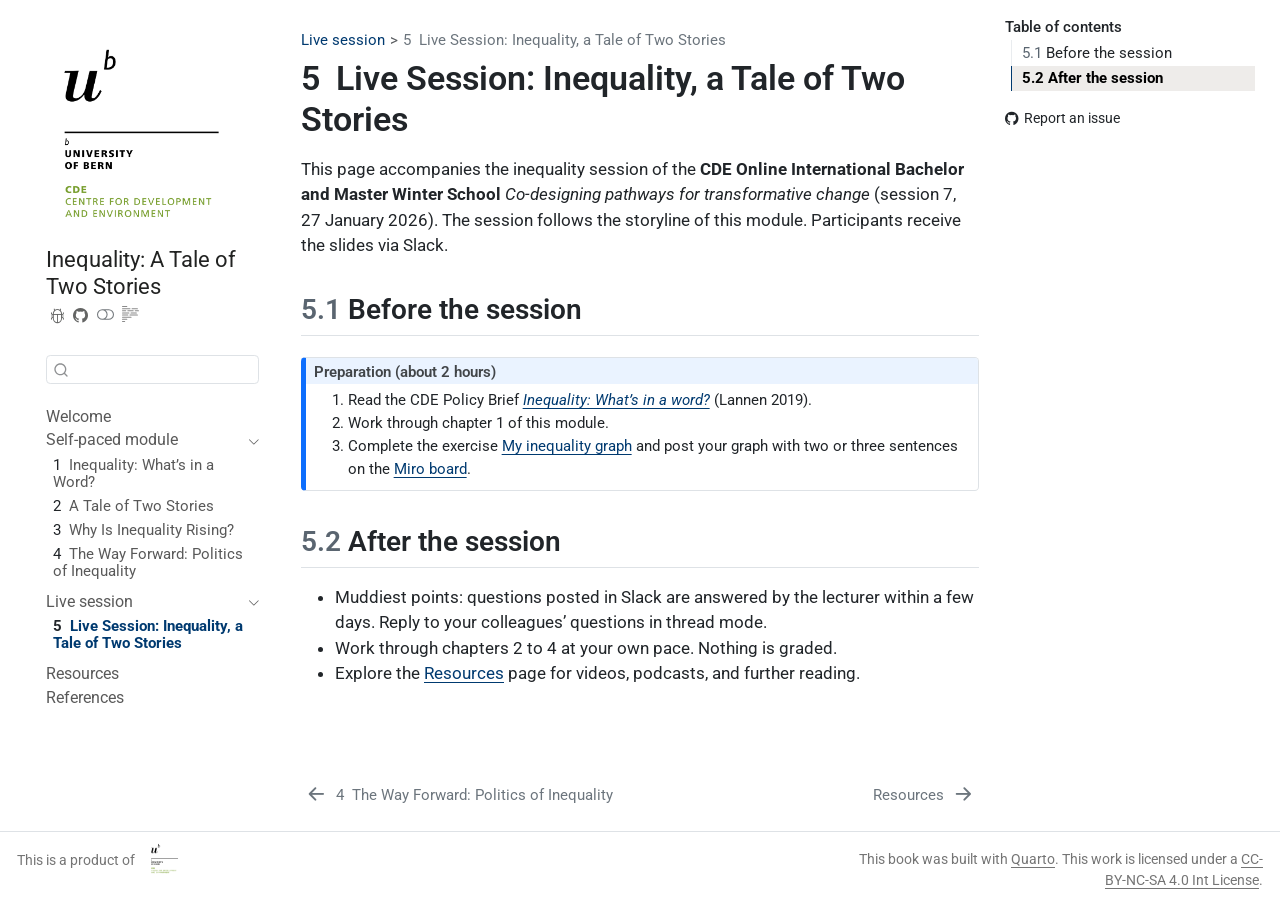
<file: docs/winter-school/session.html>
<!DOCTYPE html>
<html xmlns="http://www.w3.org/1999/xhtml" lang="en" xml:lang="en"><head>

<meta charset="utf-8">
<meta name="generator" content="quarto-1.10.18">

<meta name="viewport" content="width=device-width, initial-scale=1.0, user-scalable=yes">


<title>5&nbsp; Live Session: Inequality, a Tale of Two Stories – Inequality: A Tale of Two Stories</title>
<style>
/* Default styles provided by pandoc.
** See https://pandoc.org/MANUAL.html#variables-for-html for config info.
*/
span.smallcaps{font-variant: small-caps;}
div.columns{display: flex; gap: 1.5em;}
div.column{flex: auto;}
@media screen {
div.columns{gap: min(4vw, 1.5em);}
div.column{overflow-x: auto;}
}
div.hanging-indent{margin-left: 1.5em; text-indent: -1.5em;}
ul.task-list{list-style: none;}
ul.task-list li input[type="checkbox"] {
  width: 0.8em;
  margin: 0 0.8em 0.2em -1em; /* quarto-specific, see https://github.com/quarto-dev/quarto-cli/issues/4556 */ 
  vertical-align: middle;
}
</style>


<script src="../site_libs/quarto-nav/quarto-nav.js"></script>
<script src="../site_libs/quarto-nav/headroom.min.js"></script>
<script src="../site_libs/clipboard/clipboard.min.js"></script>
<script src="../site_libs/quarto-search/autocomplete.umd.js"></script>
<script src="../site_libs/quarto-search/fuse.min.js"></script>
<script src="../site_libs/quarto-search/quarto-search.js"></script>
<meta name="quarto:offset" content="../">
<link href="../resources.html" rel="next">
<link href="../04_way-forward/4_chapter.html" rel="prev">
<link href="../images/cdelogo_e.png" rel="icon" type="image/png">
<script src="../site_libs/quarto-html/quarto.js" type="module"></script>
<script src="../site_libs/quarto-html/tabsets/tabsets.js" type="module"></script>
<script src="../site_libs/quarto-html/popper.min.js"></script>
<script src="../site_libs/quarto-html/tippy.umd.min.js"></script>
<script src="../site_libs/quarto-html/anchor.min.js"></script>
<link href="../site_libs/quarto-html/tippy.css" rel="stylesheet">
<link href="../site_libs/quarto-html/quarto-syntax-highlighting-64a204ab8560d761af7679ceaba22944.css" rel="stylesheet" class="quarto-color-scheme" id="quarto-text-highlighting-styles">
<link href="../site_libs/quarto-html/quarto-syntax-highlighting-dark-b85bc7c33db8c58e0ec93c3465666fed.css" rel="stylesheet" class="quarto-color-scheme quarto-color-alternate" id="quarto-text-highlighting-styles">
<link href="../site_libs/quarto-html/quarto-syntax-highlighting-64a204ab8560d761af7679ceaba22944.css" rel="stylesheet" class="quarto-color-scheme-extra" id="quarto-text-highlighting-styles">
<script src="../site_libs/bootstrap/bootstrap.min.js"></script>
<link href="../site_libs/bootstrap/bootstrap-icons.css" rel="stylesheet">
<link href="../site_libs/bootstrap/bootstrap-6615afe55493702f5cd21ee97243c9b5.min.css" rel="stylesheet" append-hash="true" class="quarto-color-scheme" id="quarto-bootstrap" data-mode="light">
<link href="../site_libs/bootstrap/bootstrap-dark-7a71dccf7913d4dcf1cbe071b9ef3f19.min.css" rel="stylesheet" append-hash="true" class="quarto-color-scheme quarto-color-alternate" id="quarto-bootstrap" data-mode="dark">
<link href="../site_libs/bootstrap/bootstrap-6615afe55493702f5cd21ee97243c9b5.min.css" rel="stylesheet" append-hash="true" class="quarto-color-scheme-extra" id="quarto-bootstrap" data-mode="light">
<script id="quarto-search-options" type="application/json">{
  "location": "sidebar",
  "copy-button": false,
  "collapse-after": 3,
  "panel-placement": "start",
  "type": "textbox",
  "limit": 50,
  "keyboard-shortcut": [
    "f",
    "/",
    "s"
  ],
  "show-item-context": false,
  "language": {
    "search-no-results-text": "No results",
    "search-matching-documents-text": "matching documents",
    "search-copy-link-title": "Copy link to search",
    "search-hide-matches-text": "Hide additional matches",
    "search-more-match-text": "more match in this document",
    "search-more-matches-text": "more matches in this document",
    "search-clear-button-title": "Clear",
    "search-text-placeholder": "",
    "search-detached-cancel-button-title": "Cancel",
    "search-submit-button-title": "Submit",
    "search-label": "Search"
  }
}</script>
<link rel="preconnect" href="https://fonts.googleapis.com">
<link rel="preconnect" href="https://fonts.gstatic.com" crossorigin="">
<link href="https://fonts.googleapis.com/css2?family=Roboto:ital,wght@0,400;0,700;1,400;1,700&amp;family=Fira+Code:wght@400;500&amp;display=swap" rel="stylesheet">


<link rel="stylesheet" href="../webex.css">
</head>

<body class="nav-sidebar floating quarto-light"><script id="quarto-html-before-body" type="application/javascript">
    const toggleBodyColorMode = (bsSheetEl) => {
      const mode = bsSheetEl.getAttribute("data-mode");
      const bodyEl = window.document.querySelector("body");
      if (mode === "dark") {
        bodyEl.classList.add("quarto-dark");
        bodyEl.classList.remove("quarto-light");
      } else {
        bodyEl.classList.add("quarto-light");
        bodyEl.classList.remove("quarto-dark");
      }
    }
    const toggleBodyColorPrimary = () => {
      const bsSheetEl = window.document.querySelector("link#quarto-bootstrap:not([rel=disabled-stylesheet])");
      if (bsSheetEl) {
        toggleBodyColorMode(bsSheetEl);
      }
    }
    const setColorSchemeToggle = (alternate) => {
      const toggles = window.document.querySelectorAll('.quarto-color-scheme-toggle');
      for (let i=0; i < toggles.length; i++) {
        const toggle = toggles[i];
        if (toggle) {
          if (alternate) {
            toggle.classList.add("alternate");
          } else {
            toggle.classList.remove("alternate");
          }
        }
      }
    };
    const toggleColorMode = (alternate) => {
      // Switch the stylesheets
      const primaryStylesheets = window.document.querySelectorAll('link.quarto-color-scheme:not(.quarto-color-alternate)');
      const alternateStylesheets = window.document.querySelectorAll('link.quarto-color-scheme.quarto-color-alternate');
      manageTransitions('#quarto-margin-sidebar .nav-link', false);
      if (alternate) {
        // note: dark is layered on light, we don't disable primary!
        enableStylesheet(alternateStylesheets);
        for (const sheetNode of alternateStylesheets) {
          if (sheetNode.id === "quarto-bootstrap") {
            toggleBodyColorMode(sheetNode);
          }
        }
      } else {
        disableStylesheet(alternateStylesheets);
        enableStylesheet(primaryStylesheets)
        toggleBodyColorPrimary();
      }
      manageTransitions('#quarto-margin-sidebar .nav-link', true);
      // Switch the toggles
      setColorSchemeToggle(alternate)
      // Hack to workaround the fact that safari doesn't
      // properly recolor the scrollbar when toggling (#1455)
      if (navigator.userAgent.indexOf('Safari') > 0 && navigator.userAgent.indexOf('Chrome') == -1) {
        manageTransitions("body", false);
        window.scrollTo(0, 1);
        setTimeout(() => {
          window.scrollTo(0, 0);
          manageTransitions("body", true);
        }, 40);
      }
    }
    const disableStylesheet = (stylesheets) => {
      for (let i=0; i < stylesheets.length; i++) {
        const stylesheet = stylesheets[i];
        stylesheet.rel = 'disabled-stylesheet';
      }
    }
    const enableStylesheet = (stylesheets) => {
      for (let i=0; i < stylesheets.length; i++) {
        const stylesheet = stylesheets[i];
        if(stylesheet.rel !== 'stylesheet') { // for Chrome, which will still FOUC without this check
          stylesheet.rel = 'stylesheet';
        }
      }
    }
    const manageTransitions = (selector, allowTransitions) => {
      const els = window.document.querySelectorAll(selector);
      for (let i=0; i < els.length; i++) {
        const el = els[i];
        if (allowTransitions) {
          el.classList.remove('notransition');
        } else {
          el.classList.add('notransition');
        }
      }
    }
    const isFileUrl = () => {
      return window.location.protocol === 'file:';
    }
    const hasAlternateSentinel = () => {
      let styleSentinel = getColorSchemeSentinel();
      if (styleSentinel !== null) {
        return styleSentinel === "alternate";
      } else {
        return false;
      }
    }
    const setStyleSentinel = (alternate) => {
      const value = alternate ? "alternate" : "default";
      if (!isFileUrl()) {
        window.localStorage.setItem("quarto-color-scheme", value);
      } else {
        localAlternateSentinel = value;
      }
    }
    const getColorSchemeSentinel = () => {
      if (!isFileUrl()) {
        const storageValue = window.localStorage.getItem("quarto-color-scheme");
        return storageValue != null ? storageValue : localAlternateSentinel;
      } else {
        return localAlternateSentinel;
      }
    }
    const toggleGiscusIfUsed = (isAlternate, darkModeDefault) => {
      const baseTheme = document.querySelector('#giscus-base-theme')?.value ?? 'light';
      const alternateTheme = document.querySelector('#giscus-alt-theme')?.value ?? 'dark';
      let newTheme = '';
      if(authorPrefersDark) {
        newTheme = isAlternate ? baseTheme : alternateTheme;
      } else {
        newTheme = isAlternate ? alternateTheme : baseTheme;
      }
      const changeGiscusTheme = () => {
        // From: https://github.com/giscus/giscus/issues/336
        const sendMessage = (message) => {
          const iframe = document.querySelector('iframe.giscus-frame');
          if (!iframe) return;
          iframe.contentWindow.postMessage({ giscus: message }, 'https://giscus.app');
        }
        sendMessage({
          setConfig: {
            theme: newTheme
          }
        });
      }
      const isGiscussLoaded = window.document.querySelector('iframe.giscus-frame') !== null;
      if (isGiscussLoaded) {
        changeGiscusTheme();
      }
    };
    const authorPrefersDark = false;
    const darkModeDefault = authorPrefersDark;
      document.querySelector('link#quarto-text-highlighting-styles.quarto-color-scheme-extra').rel = 'disabled-stylesheet';
      document.querySelector('link#quarto-bootstrap.quarto-color-scheme-extra').rel = 'disabled-stylesheet';
    let localAlternateSentinel = darkModeDefault ? 'alternate' : 'default';
    // Dark / light mode switch
    window.quartoToggleColorScheme = () => {
      // Read the current dark / light value
      let toAlternate = !hasAlternateSentinel();
      toggleColorMode(toAlternate);
      setStyleSentinel(toAlternate);
      toggleGiscusIfUsed(toAlternate, darkModeDefault);
      window.dispatchEvent(new Event('resize'));
    };
    // Switch to dark mode if need be
    if (hasAlternateSentinel()) {
      toggleColorMode(true);
    } else {
      toggleColorMode(false);
    }
  </script>

<div id="quarto-search-results"></div>
  <header id="quarto-header" class="headroom fixed-top">
  <nav class="quarto-secondary-nav">
    <div class="container-fluid d-flex">
      <button type="button" class="quarto-btn-toggle btn" data-bs-toggle="collapse" role="button" data-bs-target=".quarto-sidebar-collapse-item" aria-controls="quarto-sidebar" aria-expanded="false" aria-label="Toggle sidebar navigation" onclick="if (window.quartoToggleHeadroom) { window.quartoToggleHeadroom(); }">
        <i class="bi bi-layout-text-sidebar-reverse"></i>
      </button>
        <nav class="quarto-page-breadcrumbs" aria-label="breadcrumb"><ol class="breadcrumb"><li class="breadcrumb-item"><a href="../winter-school/session.html">Live session</a></li><li class="breadcrumb-item"><a href="../winter-school/session.html"><span class="chapter-number">5</span>&nbsp; <span class="chapter-title">Live Session: Inequality, a Tale of Two Stories</span></a></li></ol></nav>
        <a class="flex-grow-1" role="navigation" data-bs-toggle="collapse" data-bs-target=".quarto-sidebar-collapse-item" aria-controls="quarto-sidebar" aria-expanded="false" aria-label="Toggle sidebar navigation" onclick="if (window.quartoToggleHeadroom) { window.quartoToggleHeadroom(); }">      
        </a>
      <button type="button" class="btn quarto-search-button" aria-label="Search" onclick="window.quartoOpenSearch();">
        <i class="bi bi-search"></i>
      </button>
    </div>
  </nav>
</header>
<!-- content -->
<div id="quarto-content" class="quarto-container page-columns page-rows-contents page-layout-article">
<!-- sidebar -->
  <nav id="quarto-sidebar" class="sidebar collapse collapse-horizontal quarto-sidebar-collapse-item sidebar-navigation floating overflow-auto">
    <div class="pt-lg-2 mt-2 text-left sidebar-header sidebar-header-stacked">
      <a href="../index.html" class="sidebar-logo-link">
      <img src="../images/cdelogo_e.png" alt="" class="sidebar-logo light-content py-0 d-lg-inline d-none">
      <img src="../images/cdelogo_e.png" alt="" class="sidebar-logo dark-content py-0 d-lg-inline d-none">
      </a>
    <div class="sidebar-title mb-0 py-0">
      <a href="../">Inequality: A Tale of Two Stories</a> 
        <div class="sidebar-tools-main tools-wide">
    <a href="https://github.com/CDEteaching/inequality/issues/new" title="Report issue" class="quarto-navigation-tool px-1" aria-label="Report issue"><i class="bi bi-bug"></i></a>
    <a href="https://github.com/CDEteaching/inequality" title="Source Code" class="quarto-navigation-tool px-1" aria-label="Source Code"><i class="bi bi-github"></i></a>
  <a href="" class="quarto-color-scheme-toggle quarto-navigation-tool  px-1" onclick="window.quartoToggleColorScheme(); return false;" title="Toggle dark mode"><i class="bi"></i></a>
  <a href="" class="quarto-reader-toggle quarto-navigation-tool px-1" onclick="window.quartoToggleReader(); return false;" title="Toggle reader mode">
  <div class="quarto-reader-toggle-btn">
  <i class="bi"></i>
  </div>
</a>
</div>
    </div>
      </div>
        <div class="mt-2 flex-shrink-0 align-items-center">
        <div class="sidebar-search">
        <div id="quarto-search" class="" title="Search"></div>
        </div>
        </div>
    <div class="sidebar-menu-container"> 
    <ul class="list-unstyled mt-1">
        <li class="sidebar-item">
  <div class="sidebar-item-container"> 
  <a href="../index.html" class="sidebar-item-text sidebar-link">
 <span class="menu-text">Welcome</span></a>
  </div>
</li>
        <li class="sidebar-item sidebar-item-section">
      <div class="sidebar-item-container"> 
            <a class="sidebar-item-text sidebar-link text-start" data-bs-toggle="collapse" data-bs-target="#quarto-sidebar-section-1" role="navigation" aria-expanded="true">
 <span class="menu-text">Self-paced module</span></a>
          <a class="sidebar-item-toggle text-start" data-bs-toggle="collapse" data-bs-target="#quarto-sidebar-section-1" role="navigation" aria-expanded="true" aria-label="Toggle section">
            <i class="bi bi-chevron-right ms-2"></i>
          </a> 
      </div>
      <ul id="quarto-sidebar-section-1" class="collapse list-unstyled sidebar-section depth1 show">  
          <li class="sidebar-item">
  <div class="sidebar-item-container"> 
  <a href="../01_whats-in-a-word/1_chapter.html" class="sidebar-item-text sidebar-link">
 <span class="menu-text"><span class="chapter-number">1</span>&nbsp; <span class="chapter-title">Inequality: What’s in a Word?</span></span></a>
  </div>
</li>
          <li class="sidebar-item">
  <div class="sidebar-item-container"> 
  <a href="../02_tale-of-two-stories/2_chapter.html" class="sidebar-item-text sidebar-link">
 <span class="menu-text"><span class="chapter-number">2</span>&nbsp; <span class="chapter-title">A Tale of Two Stories</span></span></a>
  </div>
</li>
          <li class="sidebar-item">
  <div class="sidebar-item-container"> 
  <a href="../03_why-rising/3_chapter.html" class="sidebar-item-text sidebar-link">
 <span class="menu-text"><span class="chapter-number">3</span>&nbsp; <span class="chapter-title">Why Is Inequality Rising?</span></span></a>
  </div>
</li>
          <li class="sidebar-item">
  <div class="sidebar-item-container"> 
  <a href="../04_way-forward/4_chapter.html" class="sidebar-item-text sidebar-link">
 <span class="menu-text"><span class="chapter-number">4</span>&nbsp; <span class="chapter-title">The Way Forward: Politics of Inequality</span></span></a>
  </div>
</li>
      </ul>
  </li>
        <li class="sidebar-item sidebar-item-section">
      <div class="sidebar-item-container"> 
            <a class="sidebar-item-text sidebar-link text-start" data-bs-toggle="collapse" data-bs-target="#quarto-sidebar-section-2" role="navigation" aria-expanded="true">
 <span class="menu-text">Live session</span></a>
          <a class="sidebar-item-toggle text-start" data-bs-toggle="collapse" data-bs-target="#quarto-sidebar-section-2" role="navigation" aria-expanded="true" aria-label="Toggle section">
            <i class="bi bi-chevron-right ms-2"></i>
          </a> 
      </div>
      <ul id="quarto-sidebar-section-2" class="collapse list-unstyled sidebar-section depth1 show">  
          <li class="sidebar-item">
  <div class="sidebar-item-container"> 
  <a href="../winter-school/session.html" class="sidebar-item-text sidebar-link active">
 <span class="menu-text"><span class="chapter-number">5</span>&nbsp; <span class="chapter-title">Live Session: Inequality, a Tale of Two Stories</span></span></a>
  </div>
</li>
      </ul>
  </li>
        <li class="sidebar-item">
  <div class="sidebar-item-container"> 
  <a href="../resources.html" class="sidebar-item-text sidebar-link">
 <span class="menu-text">Resources</span></a>
  </div>
</li>
        <li class="sidebar-item">
  <div class="sidebar-item-container"> 
  <a href="../references.html" class="sidebar-item-text sidebar-link">
 <span class="menu-text">References</span></a>
  </div>
</li>
    </ul>
    </div>
</nav>
<div id="quarto-sidebar-glass" class="quarto-sidebar-collapse-item" data-bs-toggle="collapse" data-bs-target=".quarto-sidebar-collapse-item"></div>
<!-- margin-sidebar -->
    <div id="quarto-margin-sidebar" class="sidebar margin-sidebar">
        <nav id="TOC" role="doc-toc" class="toc-active">
    <h2 id="toc-title">Table of contents</h2>
   
  <ul>
  <li><a href="#before-the-session" id="toc-before-the-session" class="nav-link active" data-scroll-target="#before-the-session"><span class="header-section-number">5.1</span> Before the session</a></li>
  <li><a href="#after-the-session" id="toc-after-the-session" class="nav-link" data-scroll-target="#after-the-session"><span class="header-section-number">5.2</span> After the session</a></li>
  </ul>
<div class="toc-actions"><ul><li><a href="https://github.com/CDEteaching/inequality/issues/new" class="toc-action"><i class="bi bi-github"></i>Report an issue</a></li></ul></div></nav>
    </div>
<!-- main -->
<main class="content" id="quarto-document-content">


<header id="title-block-header" class="quarto-title-block default"><nav class="quarto-page-breadcrumbs quarto-title-breadcrumbs d-none d-lg-block" aria-label="breadcrumb"><ol class="breadcrumb"><li class="breadcrumb-item"><a href="../winter-school/session.html">Live session</a></li><li class="breadcrumb-item"><a href="../winter-school/session.html"><span class="chapter-number">5</span>&nbsp; <span class="chapter-title">Live Session: Inequality, a Tale of Two Stories</span></a></li></ol></nav>
<div class="quarto-title">
<h1 class="title"><span class="chapter-number">5</span>&nbsp; <span class="chapter-title">Live Session: Inequality, a Tale of Two Stories</span></h1>
</div>



<div class="quarto-title-meta">

    
  
    
  </div>
  


</header>


<p>This page accompanies the inequality session of the <strong>CDE Online International Bachelor and Master Winter School</strong> <em>Co-designing pathways for transformative change</em> (session 7, 27 January 2026). The session follows the storyline of this module. Participants receive the slides via Slack.</p>
<section id="before-the-session" class="level2" data-number="5.1">
<h2 data-number="5.1" class="anchored" data-anchor-id="before-the-session"><span class="header-section-number">5.1</span> Before the session</h2>
<div class="callout callout-style-default callout-note no-icon callout-titled">
<div class="callout-header d-flex align-content-center">
<div class="callout-icon-container">
<i class="callout-icon no-icon"></i>
</div>
<div class="callout-title-container flex-fill">
<span class="screen-reader-only">Note</span>Preparation (about 2 hours)
</div>
</div>
<div class="callout-body-container callout-body">
<ol type="1">
<li>Read the CDE Policy Brief <a href="https://boris.unibe.ch/130698/"><em>Inequality: What’s in a word?</em></a> (Lannen 2019).</li>
<li>Work through chapter 1 of this module.</li>
<li>Complete the exercise <a href="../02_tale-of-two-stories/2_chapter.html#sec-my-graph">My inequality graph</a> and post your graph with two or three sentences on the <a href="https://miro.com/app/board/uXjVEN0-B3o=/?share_link_id=815660152186">Miro board</a>.</li>
</ol>
</div>
</div>
</section>
<section id="after-the-session" class="level2" data-number="5.2">
<h2 data-number="5.2" class="anchored" data-anchor-id="after-the-session"><span class="header-section-number">5.2</span> After the session</h2>
<ul>
<li>Muddiest points: questions posted in Slack are answered by the lecturer within a few days. Reply to your colleagues’ questions in thread mode.</li>
<li>Work through chapters 2 to 4 at your own pace. Nothing is graded.</li>
<li>Explore the <a href="../resources.html">Resources</a> page for videos, podcasts, and further reading.</li>
</ul>


</section>

</main> <!-- /main -->
<script>



/* definition of content for the buttons */

const webex_buttons = {check_hidden:          "<b>&check;</b>",

                       check_hidden_alt:      "Check answer",

                       check_shown:           "<b>&lsh;</b>",

                       check_shown_alt:       "Hide check",

                       check_of_total:        "/",

                       solution:              "<b>&quest;</b>",

                       solution_alt:          "Correct solution",

                       question_next:         "<b>&#8634;</b>",

                       question_next_alt:     "Next question",

                       question_previous:     "",

                       question_previous_alt: ""}





/* update total correct if #webex-total_correct exists */

update_total_correct = function() {

  console.log("webex: update total_correct");



  document.querySelectorAll(".webex-total_correct").forEach(total => {

    p = total.closest(".webex-box");

    var correct = p.getElementsByClassName("webex-correct").length;

    var solvemes = p.getElementsByClassName("webex-solveme").length;

    var radiogroups = p.getElementsByClassName("webex-radiogroup").length;

    var selects = p.getElementsByClassName("webex-select").length;

    /* no specific class on input node, thus searching via query selector */

    var checkboxgroups = p.querySelectorAll("div[class=webex-checkboxgroup] input[type=checkbox]").length



    /* show number of correct / total number of answers */

    total.innerHTML = correct + "&nbsp;" + webex_buttons.check_of_total + "&nbsp;" + (solvemes + radiogroups + checkboxgroups + selects);

  });

}



/* check answers */

check_func = function() {

  console.log("webex: check answer");



  //var cl = elem.parentElement.classList;

  var cl = this.closest(".webex-box").classList;

  if (cl.contains("unchecked")) {

    cl.remove("unchecked");

    this.innerHTML = webex_buttons.check_shown; //"Hide check";

    if (webex_buttons.check_shown_alt.length > 0) this.setAttribute("title", webex_buttons.check_shown_alt);

  } else {

    cl.add("unchecked");

    this.innerHTML = webex_buttons.check_hidden; //"Check answer";

    if (webex_buttons.check_hidden_alt.length > 0) this.setAttribute("title", webex_buttons.check_hidden_alt);

  }

}



/* helper functions for checking the webex ID */

const id_checker = {"fmt": new RegExp("[g-zG-Z]"),

                    "load": function(e) { return e.getAttribute("id").match("(?<=(-)).*$")[0]; },

                    "eval": new TextEncoder(),

                    "dval": new TextDecoder()}



/* Show/hide correct solution */

solution_func = function() {

  console.log("webex: show/hide solution");



  var div = this.closest(".webex-question").querySelector(".webex-solution");

  var cl = div.classList;



  if (cl.contains("visible")) {

    cl.remove("visible");

  } else {

    cl.add("visible");

  }

}



/* function to check if the real answer is numeric */

convert_to_numeric = function(x) {

  if (typeof x == "string") {

    /* do nothing */

  } else if (x.length == 1) {

    /* take first element */

    x = x[0]

  } else {

    return NaN;

  }



  /* remove spaces for easier parsing */

  x = x.replace(/\s/g, "");



  /* Define patterns for different formats, note that spaces have been removed above */

  const patterns = [

    {regex: /^[+-]?\d+(\.\d{3})*,\d+$/, decimal: ",", thousand: "." },  // Format: "1.100.100.100,3"

    {regex: /^[+-]?\d+(,\d{3})*\.\d+$/, decimal: ".", thousand: "," },  // Format: "1,100,100,100.3"

    {regex: /^[+-]?\d+(\.|\.\d+)?$/, decimal: "." },                    // Format: "1100100100.5" or "1100100100."

    {regex: /^[+-]?\d+(,|,\d+)$/, decimal: "," }                        // Format: "1100100100,5" or "1100100100,"

  ];





  /* testing all regular expressions, convert to float if possible */

  for (const { regex, decimal, thousand } of patterns) {

    if (regex.test(x)) {

      let numeric = x;

      if (thousand) numeric = numeric.replace(new RegExp(`\\${thousand}`, "g"), "");

      numeric = numeric.replace(decimal, ".");

      return parseFloat(numeric);

    }

  }



  /* input of length 1 but none of the known formats, return NaN */

  return NaN;

}



/* Checking webex ID, returns formalsol */

check_id = function(e) {

  /* loading webex ID */

  var id = id_checker["load"](e);



  /* extracting answer */

  let answer = e.dataset.answer;



  /* checking unique id, prepare and return array */

  if (!id_checker["fmt"].test(id)) {

    const a = id_checker["eval"].encode(atob(answer));

    const b = id_checker["eval"].encode(id);

    const res = a.map((byte, index) => byte^b[index % b.length]);

    answer = id_checker["dval"].decode(res);

    /* Replacing &amp; with ' before parsing */

    answer = answer.replaceAll("&apos;", "'");

  }



  return JSON.parse(answer);

}



/* function for checking solveme answers */

solveme_func = function(e) {

  /* avoid that keyup and keychange twice execute this function within nms = 10

   * ms, clearing inputTimer and add timeout */

  console.log("webex: check solveme");



  /* float, precision for checking numeric answers */

  const eps = 0.00000000000001;



  /* get last checked user answer */

  const question = this.closest(".webex-question")



  /* extracting classes */

  var cl = this.classList;

  var my_answer = this.value;



  /* extracting classes */

  var cl = this.classList;



  /* empty answer? Job done */

  if (my_answer == "") {

    cl.remove("webex-correct");

    cl.remove("webex-incorrect");

    return false;

  }



  /* Find closest (parent) webex-question */

  let formalsols = check_id(this)



  /* by default we assume the users' answer is incorrect */

  var user_answer_correct = false;



  /* check if the correct answer is numeric, i.e. if 

   * formalsols is of length 1 containing one single numeric

   * value in a known format, else, NaN is returned */

  const num_formalsol = convert_to_numeric(formalsols);

  const num_my_answer = convert_to_numeric(my_answer);



  /* if the correct answer is numeric (float), the user's answer

   * must also be numeric. If not, it is wrong. Else we can

   * compare floating point numbers */

  if (!isNaN(num_formalsol) && !isNaN(num_my_answer)) {

    /* check if the real answer and the user input are numerically the same;

     * adding 'delta' to avoid precision issues */

    var diff = Math.abs(num_formalsol - num_my_answer);

    if (diff < parseFloat(this.dataset.tol) + eps) { user_answer_correct = true; }



  /* if the question contains regex, a regular expression is used

   * to evaluate the users answer. Allows for multiple regular expressions */

  } else if (cl.contains("regex")) {

    for (let i = 0; i < formalsols.length; i++) {

        let regex = new RegExp(formalsols[i], cl.contains("ignorecase") ? "i" : "");

        if (regex.test(my_answer)) { user_answer_correct = true; break; }

    }



  /* else we evaluate on 'string level', considering the creators preferences

   * regarding set options */

  } else {

    /* modify/prepare answer */

    if (cl.contains("ignorecase")) { my_answer = my_answer.toLowerCase(); }

    if (cl.contains("nospaces"))   { my_answer = my_answer.replace(/ /g, ""); }



    /* if the real answer includes user input - correct */

    if (formalsols.includes(my_answer)) {

      user_answer_correct = true;

  

      // added regex bit

      if (cl.contains("regex")) {

        answer_regex = RegExp(formalsols.join("|"))

        if (answer_regex.test(my_answer)) {

          cl.add("webex-correct");

        }

      }

    }

  }



  if (user_answer_correct) {

      cl.add("webex-correct");

      cl.remove("webex-incorrect");

  } else {

      cl.add("webex-incorrect");

      cl.remove("webex-correct");

  }



  update_total_correct();



}



/* function for checking select answers */

select_func = function(e) {

  console.log("webex: check select");



  var options   = [];

  Array.from(this.querySelectorAll("option")).forEach((option, index) => {

    if (!option.hasAttribute("value") || !option.getAttribute("value") === "blank") {

      options.push(option);

    }

  });



  /* get selected option */

  function get_selected(options) { return options.findIndex(option => option.selected); }

  var option_index = get_selected(options)



  /* loading webex ID */

  var formalsol = check_id(this)



  /* add class for current selection */

  this.classList.remove("webex-incorrect");

  this.classList.remove("webex-correct");

  if (option_index >= 0) {

    this.classList.add(formalsol[option_index] === 1 ? "webex-correct" : "webex-incorrect");

  }



  update_total_correct();

}



/* function for checking radiogroups answers */

radiogroups_func = function(e) {

  console.log("webex: check radiogroups");



  /* get real answer (binary integer array) */

  var id = e.target.getAttribute("name");

  var group = document.querySelector(".webex-radiogroup[id='webex-" + id + "']");

  var formalsol = check_id(group)



  /* check which radiobuttion is selected (user answer) */

  function get_checked(radios) {

    return radios.findIndex(radios => radios.checked);

  }

  var radios = Array.from(group.querySelectorAll("input[type='radio']"))

  var radio_index = get_checked(radios);



  /* remove existing classes */

  radios.forEach(radio => {

    let cl = radio.closest("label").classList

    cl.remove("webex-incorrect");

    cl.remove("webex-correct");

  });



  /* add class for current selection */

  let cl = radios[radio_index].closest("label").classList

  if (formalsol[radio_index] === 1) {

      cl.add("webex-correct");

  } else {

      cl.add("webex-incorrect");

  }



  update_total_correct();

}





/* function for checking checkboxgroups answers */

checkboxgroups_func = function(e) {

  console.log("webex: check checkboxgroups");



  /* get real answer (binary integer array) */

  var group = document.querySelector(".webex-checkboxgroup[id='" + this.id + "']");

  var formalsol = check_id(group);



  /* check which checkbox is checked (user answer) */

  function get_checked(group) {

      const checkboxes = Array.from(group.querySelectorAll("input[type='checkbox']"));

      return checkboxes.reduce((indices, checkbox, index) => {

          if (checkbox.checked) indices.push(index);

          return indices;

      }, []);

  }

  var checks = Array.from(group.querySelectorAll("input[type='checkbox']"));

  var check_index = get_checked(group);



  checks.forEach((e, index) => {

    var label = e.parentNode;

    var ans = formalsol[index];

    if ((e.checked && ans === 1) || (!e.checked && ans === 0)) {

        label.setAttribute("class", "webex-correct")

    } else {

        label.setAttribute("class", "webex-incorrect")

    }

  });



  update_total_correct();

}



/* shuffling array (thanks to stack overflow)

 * If argument x is an integer we create an integer sequence

 * from 0, 1, ..., (x - 1) and return a shuffled version. If

 * the input is an array, we simply shuffle it */

shuffle_array = function(x) {

   if (Number.isInteger(x) && !isNaN(x)) {

     x = Array.from({length: x}, (v, i) => i);

   }

   let shuffled = x.map(value => ({ value, sort: Math.random() }))

        .sort((a, b) => a.sort - b.sort).map(({ value }) => value)

   return shuffled;

}



/* ---------------------------------------------------------

 * ---------------------------------------------------------

 * --------------------------------------------------------- */

window.onload = function() {

  //console.log("webex: onload");



  /* setting up buttons and actions to show/hide answers */

  document.querySelectorAll(".webex-check").forEach(section => {

    section.classList.add("unchecked");



    /* ul to take up the list items with buttons */

    let button_ul = document.createElement("ul");

    button_ul.setAttribute("class", "webex-button-list");

    section.appendChild(button_ul);



    /* button to _check_ if answers given are correct */

    let li_check = document.createElement("li");

    button_ul.appendChild(li_check); /* add list item to ul */

    let btn_check = document.createElement("button");

    btn_check.innerHTML = webex_buttons.check_hidden;  // "Check answer";

    btn_check.setAttribute("class", "webex-button webex-button-check");

    if (webex_buttons.check_hidden_alt.length > 0) btn_check.setAttribute("title", webex_buttons.check_hidden_alt);

    btn_check.onclick = check_func;

    li_check.appendChild(btn_check);



    /* span to show current number of points (when _check_ active) */

    let spn = document.createElement("span");

    spn.classList.add("webex-total_correct");

    li_check.appendChild(spn);



    /* button to show the _solution_ if there is one */

    var has_solution = section.parentNode.querySelectorAll(".webex-solution").length > 0;

    if (has_solution) {

      let li_solution = document.createElement("li");

      button_ul.appendChild(li_solution); /* add list item to ul */

      let btn_solution = document.createElement("button");

      btn_solution.innerHTML = webex_buttons.solution; // "Correct answer";

      btn_solution.setAttribute("class", "webex-button webex-button-solution");

      if (webex_buttons.solution_alt.length > 0) btn_solution.setAttribute("title", webex_buttons.solution_alt);

      btn_solution.onclick = solution_func;

      li_solution.appendChild(btn_solution);

    }



  });



  /* set up webex-solveme inputs */

  document.querySelectorAll(".webex-solveme").forEach(solveme => {

    solveme.setAttribute("autocomplete","off");

    solveme.setAttribute("autocorrect", "off");

    solveme.setAttribute("autocapitalize", "off");

    solveme.setAttribute("spellcheck", "false");

    solveme.value = "";



    /* adjust answer for 'no spaces' (ignore spaces) */

    if (solveme.classList.contains("nospaces")) {

      solveme.dataset.answer = solveme.dataset.answer.replace(/ /g, "");

    }



    /* attach checking function, triggered on key up, change, and when

     * elemnt is out of focus. Only evaluated once by tracking changes

     * via variable solveme_last_user_answer */

    solveme.addEventListener("keyup",  solveme_func);

    solveme.addEventListener("change", solveme_func);

    solveme.addEventListener("blur",   solveme_func);



    /* adding span to show correct/incorrect icon */

    solveme.insertAdjacentHTML("afterend", " <span class='webex-icon'></span>")

  });



  /* set up radiogroups (single choice questions with display = "buttons") */

  document.querySelectorAll(".webex-radiogroup").forEach(radiogroup => {

    radiogroup.onchange = radiogroups_func;

  });



  /* set up checkboxgroups (multiple choice questions with display = "buttons") */

  document.querySelectorAll(".webex-checkboxgroup").forEach(checkboxgroup => {

    checkboxgroup.onchange = checkboxgroups_func;

  });



  /* set up selects (dropdown menus) */

  document.querySelectorAll(".webex-select").forEach(select => {

    select.onchange = select_func;

    /* append webex-icon for correct/incorrect icons */

    var elem = document.createElement("span")

    elem.classList.add("webex-icon")

    select.parentNode.appendChild(elem)

  });



  /* change to next/previous question if multiple are available */

  function handleQuestionClick(group, questions, step) {

    return async function() {

      /* get question order as integer vector */

      let questionOrder = group.dataset.questionOrder.split(",").map(str => parseInt(str));



      /* current question/position */

      let currentPosition = parseInt(group.dataset.currentPosition);



      /* Hide the current question */

      questions.forEach(question => { question.classList.remove("active"); });



      /* Move to the next question index */

      currentPosition = (currentPosition + step) % questionOrder.length;

      if (currentPosition < 0) currentPosition = currentPosition + questionOrder.length



      /* Display the new question */

      questions[questionOrder[currentPosition]].classList.add("active");



      // Update the currentPosition data attribute on the group div

      group.dataset.currentPosition = currentPosition;

    };

  }



  document.querySelectorAll(".webex-group").forEach(group => {

    const questions = Array.from(group.querySelectorAll(".webex-question"));



    /* Create vector with question order. If the webex-group does

     * not have class '.noshuffle' we will randomly shuffle the order */

    let questionOrder = Array.from({length: questions.length}, (v, i) => i);

    if (!group.classList.contains("noshuffle")) {

      questionOrder = shuffle_array(questionOrder);

    }



    /* take start position (if set) or start at 0 */

    const currentPosition = parseInt(group.getAttribute("data-start-position")) || 0;



    /* show the default question for each group */

    questions[questionOrder[currentPosition]].classList.add("active");



    /* store random order of questions as well as current position */

    group.dataset.questionOrder   = questionOrder;

    group.dataset.currentPosition = currentPosition;



    /* find all webex-questions, search for .webex-button-list and

     * populate the list with necessary <li><button>...</button></li> elements */

    questions.forEach(question => {

        let button_ul = question.querySelector("ul.webex-button-list");



        let li_next = document.createElement("li");

        let nextButton = document.createElement("button");

        nextButton.setAttribute("class", "webex-button webex-button-next");

        if (webex_buttons.question_next_alt.length > 0) nextButton.setAttribute("title", webex_buttons.question_next_alt);

        nextButton.innerHTML = webex_buttons.question_next; // "Next question";

        nextButton.addEventListener("click", handleQuestionClick(group, questions, 1));

        li_next.appendChild(nextButton);



        let li_previous = document.createElement("li");

        let previousButton = document.createElement("button");

        previousButton.setAttribute("class", "webex-button webex-button-previous");

        if (webex_buttons.question_previous_alt.length > 0) previousButton.setAttribute("title", webex_buttons.question_previous_alt);

        previousButton.innerHTML = webex_buttons.question_previous; // "Previous question";

        previousButton.addEventListener("click", handleQuestionClick(group, questions, -1));

        li_previous.appendChild(previousButton);



        if (webex_buttons.question_previous.length > 0) button_ul.appendChild(li_previous);

        if (webex_buttons.question_next.length > 0) button_ul.appendChild(li_next);

    });

  });



  /* Development options */

  document.querySelectorAll(".webex-question.check").forEach(question => {

      question.querySelector(".webex-button-check").click()

  });

  document.querySelectorAll(".webex-question.solution").forEach(question => {

      let btn = question.querySelector(".webex-button-solution");

      if (btn !== null) { btn.click(); }

  });



  /* Pre-filling <input> fields */

  document.querySelectorAll(".webex-question.prefill").forEach(question => {

      question.querySelectorAll("input.webex-solveme").forEach(solveme => {

          let x = JSON.parse(solveme.dataset.answer);

          solveme.value = x[0];

          /* Trigger the on change event */

          solveme.dispatchEvent(new Event("change"));

      });



      /* Pre-filling radiogroups, that is for schoice questions */

      question.querySelectorAll(".webex-radiogroup").forEach(radiogroup => {

          let x = JSON.parse(radiogroup.dataset.answer);

          let idx = x.indexOf(1);

          let radios = radiogroup.querySelectorAll('input[type="radio"]');

          radios[idx].checked = true;

          /* Trigger the on change event */

          radios[idx].dispatchEvent(new Event("change", { bubbles: true }));

      });



      /* Pre-filling checkboxgroups, that is for schoice questions w/ dropdown menus */

      question.querySelectorAll(".webex-select").forEach(dropdown => {

          let x = JSON.parse(dropdown.dataset.answer);

          let idx = x.indexOf(1) + 1; /* +1 to skip the first blank option */

          let options = dropdown.querySelectorAll("option");

          options[idx].selected = true;

          /* Trigger the on change event */

          options[idx].dispatchEvent(new Event("change", { bubbles: true }));

      });



      /* Pre-filling checkboxgroups, that is for mchoice questions */

      question.querySelectorAll(".webex-checkboxgroup").forEach(radiogroup => {

          let x = JSON.parse(radiogroup.dataset.answer);

          let checkboxes = radiogroup.querySelectorAll('input[type="checkbox"]');

          for (let i = 0; i < checkboxes.length; i++) {

              checkboxes[i].checked = x[i];

          }

          /* Trigger the on change event */

          checkboxes[0].dispatchEvent(new Event("change", { bubbles: true }));

      });

  });



  /* Show set tolerance (devel option) */

  function calc_width(x, txt, offset = 20) {

      /* We do the following:

       * Create a new span, insert the value we need in the .tolerance

       * input node, and calculate its offsetWidth. Then remove it

       * again; this is just used to calculate the required width. */

      var cwtmp = document.createElement("span");

      x.appendChild(cwtmp);

      cwtmp.innerHTML = txt || "";

      var w = parseInt(cwtmp.getBoundingClientRect().width) + offset;

      cwtmp.remove();

      return w;

  }



  /* If tolerance should be shown (devel option) we calculate:

   * - the width required to properly display the solution

   * - the width required to properly display the tolerance

   * - add a new element to display the tolerance

   * - reduce the width of the solution input box. */

  document.querySelectorAll(".webex-question.tolerance").forEach(question => {

      question.querySelectorAll("input[data-tol]").forEach(elem => {

          var w = null;



          /* Add new element showing the tolerance */

          let tol = document.createElement("input");

          tol.type = "text"; // <inpyt type="text">

          tol.disabled = true; // Disable input element

          tol.classList.add("tolerance"); // Appending class

          tol.value = "Â± " + elem.getAttribute("data-tol");



          /* Add new node */

          elem.parentNode.insertBefore(tol, elem)



          var body     = document.querySelector("body");

          //tol.value = "Â± " + "0.0000007";

          //tol.value = "Â± " + "0.07";

          w    = calc_width(body, tol.value);

          wold = parseInt(elem.getBoundingClientRect().width);

          wmin = calc_width(body, elem.value);



          /* Calculate required width of the 'tolerance' node, and the

           * reduction of the original 'input' node */

          let wnew = Math.max(wmin, wold - w);

          tol.style.width  = w + "px";

          elem.style.width = wnew + "px";

      });

  });



  update_total_correct();

}



</script>
<script id="quarto-html-after-body" type="application/javascript">
  window.document.addEventListener("DOMContentLoaded", function (event) {
    // Ensure there is a toggle, if there isn't float one in the top right
    if (window.document.querySelector('.quarto-color-scheme-toggle') === null) {
      const a = window.document.createElement('a');
      a.classList.add('top-right');
      a.classList.add('quarto-color-scheme-toggle');
      a.href = "";
      a.onclick = function() { try { window.quartoToggleColorScheme(); } catch {} return false; };
      const i = window.document.createElement("i");
      i.classList.add('bi');
      a.appendChild(i);
      window.document.body.appendChild(a);
    }
    setColorSchemeToggle(hasAlternateSentinel())
    const icon = "";
    const anchorJS = new window.AnchorJS();
    anchorJS.options = {
      placement: 'right',
      icon: icon
    };
    anchorJS.add('.anchored');
    const isCodeAnnotation = (el) => {
      for (const clz of el.classList) {
        if (clz.startsWith('code-annotation-')) {                     
          return true;
        }
      }
      return false;
    }
    const onCopySuccess = function(e) {
      // button target
      const button = e.trigger;
      // don't keep focus
      button.blur();
      // flash "checked"
      button.classList.add('code-copy-button-checked');
      var currentTitle = button.getAttribute("title");
      button.setAttribute("title", "Copied!");
      let tooltip;
      if (window.bootstrap) {
        button.setAttribute("data-bs-toggle", "tooltip");
        button.setAttribute("data-bs-placement", "left");
        button.setAttribute("data-bs-title", "Copied!");
        tooltip = new bootstrap.Tooltip(button, 
          { trigger: "manual", 
            customClass: "code-copy-button-tooltip",
            offset: [0, -8]});
        tooltip.show();    
      }
      setTimeout(function() {
        if (tooltip) {
          tooltip.hide();
          button.removeAttribute("data-bs-title");
          button.removeAttribute("data-bs-toggle");
          button.removeAttribute("data-bs-placement");
        }
        button.setAttribute("title", currentTitle);
        button.classList.remove('code-copy-button-checked');
      }, 1000);
      // clear code selection
      e.clearSelection();
    }
    const getTextToCopy = function(trigger) {
      const outerScaffold = trigger.parentElement.cloneNode(true);
      const codeEl = outerScaffold.querySelector('code');
      for (const childEl of codeEl.children) {
        if (isCodeAnnotation(childEl)) {
          childEl.remove();
        }
      }
      return codeEl.innerText;
    }
    const clipboard = new window.ClipboardJS('.code-copy-button:not([data-in-quarto-modal])', {
      text: getTextToCopy
    });
    clipboard.on('success', onCopySuccess);
    if (window.document.getElementById('quarto-embedded-source-code-modal')) {
      const clipboardModal = new window.ClipboardJS('.code-copy-button[data-in-quarto-modal]', {
        text: getTextToCopy,
        container: window.document.getElementById('quarto-embedded-source-code-modal')
      });
      clipboardModal.on('success', onCopySuccess);
    }
      var localhostRegex = new RegExp(/^(?:http|https):\/\/localhost\:?[0-9]*\//);
      var mailtoRegex = new RegExp(/^mailto:/);
        var filterRegex = new RegExp("https:\/\/cdeteaching\.github\.io\/inequality\/");
      var isInternal = (href) => {
          return filterRegex.test(href) || localhostRegex.test(href) || mailtoRegex.test(href);
      }
      // Inspect non-navigation links and adorn them if external
     var links = window.document.querySelectorAll('a[href]:not(.nav-link):not(.navbar-brand):not(.toc-action):not(.sidebar-link):not(.sidebar-item-toggle):not(.pagination-link):not(.no-external):not([aria-hidden]):not(.dropdown-item):not(.quarto-navigation-tool):not(.about-link)');
      for (var i=0; i<links.length; i++) {
        const link = links[i];
        if (!isInternal(link.href)) {
          // undo the damage that might have been done by quarto-nav.js in the case of
          // links that we want to consider external
          if (link.dataset.originalHref !== undefined) {
            link.href = link.dataset.originalHref;
          }
        }
      }
    function tippyHover(el, contentFn, onTriggerFn, onUntriggerFn) {
      const config = {
        allowHTML: true,
        maxWidth: 500,
        delay: 100,
        arrow: false,
        appendTo: function(el) {
            return el.parentElement;
        },
        interactive: true,
        interactiveBorder: 10,
        theme: 'quarto',
        placement: 'bottom-start',
      };
      if (contentFn) {
        config.content = contentFn;
      }
      if (onTriggerFn) {
        config.onTrigger = onTriggerFn;
      }
      if (onUntriggerFn) {
        config.onUntrigger = onUntriggerFn;
      }
      window.tippy(el, config); 
    }
    const noterefs = window.document.querySelectorAll('a[role="doc-noteref"]');
    for (var i=0; i<noterefs.length; i++) {
      const ref = noterefs[i];
      tippyHover(ref, function() {
        // use id or data attribute instead here
        let href = ref.getAttribute('data-footnote-href') || ref.getAttribute('href');
        try { href = new URL(href).hash; } catch {}
        const id = href.replace(/^#\/?/, "");
        const note = window.document.getElementById(id);
        if (note) {
          return note.innerHTML;
        } else {
          return "";
        }
      });
    }
    const xrefs = window.document.querySelectorAll('a.quarto-xref');
    const processXRef = (id, note) => {
      // Strip column container classes
      const stripColumnClz = (el) => {
        el.classList.remove("page-full", "page-columns");
        if (el.children) {
          for (const child of el.children) {
            stripColumnClz(child);
          }
        }
      }
      stripColumnClz(note)
      if (id === null || id.startsWith('sec-')) {
        // Special case sections, only their first couple elements
        const container = document.createElement("div");
        if (note.children && note.children.length > 2) {
          container.appendChild(note.children[0].cloneNode(true));
          for (let i = 1; i < note.children.length; i++) {
            const child = note.children[i];
            if (child.tagName === "P" && child.innerText === "") {
              continue;
            } else {
              container.appendChild(child.cloneNode(true));
              break;
            }
          }
          if (window.Quarto?.typesetMath) {
            window.Quarto.typesetMath(container);
          }
          return container.innerHTML
        } else {
          if (window.Quarto?.typesetMath) {
            window.Quarto.typesetMath(note);
          }
          return note.innerHTML;
        }
      } else {
        // Remove any anchor links if they are present
        const anchorLink = note.querySelector('a.anchorjs-link');
        if (anchorLink) {
          anchorLink.remove();
        }
        if (window.Quarto?.typesetMath) {
          window.Quarto.typesetMath(note);
        }
        if (note.classList.contains("callout")) {
          return note.outerHTML;
        } else {
          return note.innerHTML;
        }
      }
    }
    for (var i=0; i<xrefs.length; i++) {
      const xref = xrefs[i];
      tippyHover(xref, undefined, function(instance) {
        instance.disable();
        let url = xref.getAttribute('href');
        let hash = undefined; 
        if (url.startsWith('#')) {
          hash = url;
        } else {
          try { hash = new URL(url).hash; } catch {}
        }
        if (hash) {
          const id = hash.replace(/^#\/?/, "");
          const note = window.document.getElementById(id);
          if (note !== null) {
            try {
              const html = processXRef(id, note.cloneNode(true));
              instance.setContent(html);
            } finally {
              instance.enable();
              instance.show();
            }
          } else {
            // See if we can fetch this
            fetch(url.split('#')[0])
            .then(res => res.text())
            .then(html => {
              const parser = new DOMParser();
              const htmlDoc = parser.parseFromString(html, "text/html");
              const note = htmlDoc.getElementById(id);
              if (note !== null) {
                const html = processXRef(id, note);
                instance.setContent(html);
              } 
            }).finally(() => {
              instance.enable();
              instance.show();
            });
          }
        } else {
          // See if we can fetch a full url (with no hash to target)
          // This is a special case and we should probably do some content thinning / targeting
          fetch(url)
          .then(res => res.text())
          .then(html => {
            const parser = new DOMParser();
            const htmlDoc = parser.parseFromString(html, "text/html");
            const note = htmlDoc.querySelector('main.content');
            if (note !== null) {
              // This should only happen for chapter cross references
              // (since there is no id in the URL)
              // remove the first header
              if (note.children.length > 0 && note.children[0].tagName === "HEADER") {
                note.children[0].remove();
              }
              const html = processXRef(null, note);
              instance.setContent(html);
            } 
          }).finally(() => {
            instance.enable();
            instance.show();
          });
        }
      }, function(instance) {
      });
    }
        let selectedAnnoteEl;
        const selectorForAnnotation = ( cell, annotation) => {
          let cellAttr = 'data-code-cell="' + cell + '"';
          let lineAttr = 'data-code-annotation="' +  annotation + '"';
          const selector = 'span[' + cellAttr + '][' + lineAttr + ']';
          return selector;
        }
        const selectCodeLines = (annoteEl) => {
          const doc = window.document;
          const targetCell = annoteEl.getAttribute("data-target-cell");
          const targetAnnotation = annoteEl.getAttribute("data-target-annotation");
          const annoteSpan = window.document.querySelector(selectorForAnnotation(targetCell, targetAnnotation));
          const lines = annoteSpan.getAttribute("data-code-lines").split(",");
          const lineIds = lines.map((line) => {
            return targetCell + "-" + line;
          })
          let top = null;
          let height = null;
          let parent = null;
          if (lineIds.length > 0) {
              //compute the position of the single el (top and bottom and make a div)
              const el = window.document.getElementById(lineIds[0]);
              top = el.offsetTop;
              height = el.offsetHeight;
              parent = el.parentElement.parentElement;
            if (lineIds.length > 1) {
              const lastEl = window.document.getElementById(lineIds[lineIds.length - 1]);
              const bottom = lastEl.offsetTop + lastEl.offsetHeight;
              height = bottom - top;
            }
            if (top !== null && height !== null && parent !== null) {
              // cook up a div (if necessary) and position it 
              let div = window.document.getElementById("code-annotation-line-highlight");
              if (div === null) {
                div = window.document.createElement("div");
                div.setAttribute("id", "code-annotation-line-highlight");
                div.style.position = 'absolute';
                parent.appendChild(div);
              }
              div.style.top = top - 2 + "px";
              div.style.height = height + 4 + "px";
              div.style.left = 0;
              let gutterDiv = window.document.getElementById("code-annotation-line-highlight-gutter");
              if (gutterDiv === null) {
                gutterDiv = window.document.createElement("div");
                gutterDiv.setAttribute("id", "code-annotation-line-highlight-gutter");
                gutterDiv.style.position = 'absolute';
                const codeCell = window.document.getElementById(targetCell);
                const gutter = codeCell.querySelector('.code-annotation-gutter');
                gutter.appendChild(gutterDiv);
              }
              gutterDiv.style.top = top - 2 + "px";
              gutterDiv.style.height = height + 4 + "px";
            }
            selectedAnnoteEl = annoteEl;
          }
        };
        const unselectCodeLines = () => {
          const elementsIds = ["code-annotation-line-highlight", "code-annotation-line-highlight-gutter"];
          elementsIds.forEach((elId) => {
            const div = window.document.getElementById(elId);
            if (div) {
              div.remove();
            }
          });
          selectedAnnoteEl = undefined;
        };
          // Handle positioning of the toggle
      window.addEventListener(
        "resize",
        throttle(() => {
          elRect = undefined;
          if (selectedAnnoteEl) {
            selectCodeLines(selectedAnnoteEl);
          }
        }, 10)
      );
      function throttle(fn, ms) {
      let throttle = false;
      let timer;
        return (...args) => {
          if(!throttle) { // first call gets through
              fn.apply(this, args);
              throttle = true;
          } else { // all the others get throttled
              if(timer) clearTimeout(timer); // cancel #2
              timer = setTimeout(() => {
                fn.apply(this, args);
                timer = throttle = false;
              }, ms);
          }
        };
      }
        // Attach click handler to the DT
        const annoteDls = window.document.querySelectorAll('dt[data-target-cell]');
        for (const annoteDlNode of annoteDls) {
          annoteDlNode.addEventListener('click', (event) => {
            const clickedEl = event.target;
            if (clickedEl !== selectedAnnoteEl) {
              unselectCodeLines();
              const activeEl = window.document.querySelector('dt[data-target-cell].code-annotation-active');
              if (activeEl) {
                activeEl.classList.remove('code-annotation-active');
              }
              selectCodeLines(clickedEl);
              clickedEl.classList.add('code-annotation-active');
            } else {
              // Unselect the line
              unselectCodeLines();
              clickedEl.classList.remove('code-annotation-active');
            }
          });
        }
    const findCites = (el) => {
      const parentEl = el.parentElement;
      if (parentEl) {
        const cites = parentEl.dataset.cites;
        if (cites) {
          return {
            el,
            cites: cites.split(' ')
          };
        } else {
          return findCites(el.parentElement)
        }
      } else {
        return undefined;
      }
    };
    var bibliorefs = window.document.querySelectorAll('a[role="doc-biblioref"]');
    for (var i=0; i<bibliorefs.length; i++) {
      const ref = bibliorefs[i];
      const citeInfo = findCites(ref);
      if (citeInfo) {
        tippyHover(citeInfo.el, function() {
          var popup = window.document.createElement('div');
          citeInfo.cites.forEach(function(cite) {
            var citeDiv = window.document.createElement('div');
            citeDiv.classList.add('hanging-indent');
            citeDiv.classList.add('csl-entry');
            var biblioDiv = window.document.getElementById('ref-' + cite);
            if (biblioDiv) {
              citeDiv.innerHTML = biblioDiv.innerHTML;
            }
            popup.appendChild(citeDiv);
          });
          return popup.innerHTML;
        });
      }
    }
  });
  </script>
<nav class="page-navigation">
  <div class="nav-page nav-page-previous">
      <a href="../04_way-forward/4_chapter.html" class="pagination-link" aria-label="The Way Forward: Politics of Inequality">
        <i class="bi bi-arrow-left-short"></i> <span class="nav-page-text"><span class="chapter-number">4</span>&nbsp; <span class="chapter-title">The Way Forward: Politics of Inequality</span></span>
      </a>          
  </div>
  <div class="nav-page nav-page-next">
      <a href="../resources.html" class="pagination-link" aria-label="Resources">
        <span class="nav-page-text">Resources</span> <i class="bi bi-arrow-right-short"></i>
      </a>
  </div>
</nav>
</div> <!-- /content -->
<footer class="footer">
  <div class="nav-footer">
    <div class="nav-footer-left">
<p>This is a product of <a href="https://www.cde.unibe.ch/"><img src="../images/cdelogo_e.png" class="img-fluid" style="width: auto; height: 35px; padding-left: 10px; padding-right: 10px; margin-bottom:5px;"></a></p>
</div>   
    <div class="nav-footer-center">
      &nbsp;
    <div class="toc-actions d-sm-block d-md-none"><ul><li><a href="https://github.com/CDEteaching/inequality/issues/new" class="toc-action"><i class="bi bi-github"></i>Report an issue</a></li></ul></div></div>
    <div class="nav-footer-right">
<p>This book was built with <a href="https://quarto.org/">Quarto</a>. This work is licensed under a <a href="https://creativecommons.org/licenses/by-nc-sa/4.0/">CC-BY-NC-SA 4.0 Int License</a>.</p>
</div>
  </div>
</footer>




</body></html>
</file>
<file: docs/site_libs/quarto-html/tippy.css>
.tippy-box[data-animation=fade][data-state=hidden]{opacity:0}[data-tippy-root]{max-width:calc(100vw - 10px)}.tippy-box{position:relative;background-color:#333;color:#fff;border-radius:4px;font-size:14px;line-height:1.4;white-space:normal;outline:0;transition-property:transform,visibility,opacity}.tippy-box[data-placement^=top]>.tippy-arrow{bottom:0}.tippy-box[data-placement^=top]>.tippy-arrow:before{bottom:-7px;left:0;border-width:8px 8px 0;border-top-color:initial;transform-origin:center top}.tippy-box[data-placement^=bottom]>.tippy-arrow{top:0}.tippy-box[data-placement^=bottom]>.tippy-arrow:before{top:-7px;left:0;border-width:0 8px 8px;border-bottom-color:initial;transform-origin:center bottom}.tippy-box[data-placement^=left]>.tippy-arrow{right:0}.tippy-box[data-placement^=left]>.tippy-arrow:before{border-width:8px 0 8px 8px;border-left-color:initial;right:-7px;transform-origin:center left}.tippy-box[data-placement^=right]>.tippy-arrow{left:0}.tippy-box[data-placement^=right]>.tippy-arrow:before{left:-7px;border-width:8px 8px 8px 0;border-right-color:initial;transform-origin:center right}.tippy-box[data-inertia][data-state=visible]{transition-timing-function:cubic-bezier(.54,1.5,.38,1.11)}.tippy-arrow{width:16px;height:16px;color:#333}.tippy-arrow:before{content:"";position:absolute;border-color:transparent;border-style:solid}.tippy-content{position:relative;padding:5px 9px;z-index:1}
</file>
<file: docs/site_libs/quarto-html/quarto-syntax-highlighting-64a204ab8560d761af7679ceaba22944.css>
/* quarto syntax highlight colors */
:root {
  --quarto-hl-ot-color: #003B4F;
  --quarto-hl-at-color: #657422;
  --quarto-hl-ss-color: #20794D;
  --quarto-hl-an-color: #5E5E5E;
  --quarto-hl-fu-color: #4758AB;
  --quarto-hl-st-color: #20794D;
  --quarto-hl-cf-color: #003B4F;
  --quarto-hl-op-color: #5E5E5E;
  --quarto-hl-er-color: #AD0000;
  --quarto-hl-bn-color: #AD0000;
  --quarto-hl-al-color: #AD0000;
  --quarto-hl-va-color: #111111;
  --quarto-hl-bu-color: inherit;
  --quarto-hl-ex-color: inherit;
  --quarto-hl-pp-color: #AD0000;
  --quarto-hl-in-color: #5E5E5E;
  --quarto-hl-vs-color: #20794D;
  --quarto-hl-wa-color: #5E5E5E;
  --quarto-hl-do-color: #5E5E5E;
  --quarto-hl-im-color: #00769E;
  --quarto-hl-ch-color: #20794D;
  --quarto-hl-dt-color: #AD0000;
  --quarto-hl-fl-color: #AD0000;
  --quarto-hl-co-color: #5E5E5E;
  --quarto-hl-cv-color: #5E5E5E;
  --quarto-hl-cn-color: #8f5902;
  --quarto-hl-sc-color: #5E5E5E;
  --quarto-hl-dv-color: #AD0000;
  --quarto-hl-kw-color: #003B4F;
}

/* other quarto variables */
:root {
  --quarto-font-monospace: SFMono-Regular, Menlo, Monaco, Consolas, "Liberation Mono", "Courier New", monospace;
}

/* syntax highlight based on Pandoc's rules */
pre > code.sourceCode > span {
  color: #003B4F;
}

code.sourceCode > span {
  color: #003B4F;
}

div.sourceCode,
div.sourceCode pre.sourceCode {
  color: #003B4F;
}

/* Normal */
code span {
  color: #003B4F;
}

/* Alert */
code span.al {
  color: #AD0000;
  font-style: inherit;
}

/* Annotation */
code span.an {
  color: #5E5E5E;
  font-style: inherit;
}

/* Attribute */
code span.at {
  color: #657422;
  font-style: inherit;
}

/* BaseN */
code span.bn {
  color: #AD0000;
  font-style: inherit;
}

/* BuiltIn */
code span.bu {
  font-style: inherit;
}

/* ControlFlow */
code span.cf {
  color: #003B4F;
  font-weight: bold;
  font-style: inherit;
}

/* Char */
code span.ch {
  color: #20794D;
  font-style: inherit;
}

/* Constant */
code span.cn {
  color: #8f5902;
  font-style: inherit;
}

/* Comment */
code span.co {
  color: #5E5E5E;
  font-style: inherit;
}

/* CommentVar */
code span.cv {
  color: #5E5E5E;
  font-style: italic;
}

/* Documentation */
code span.do {
  color: #5E5E5E;
  font-style: italic;
}

/* DataType */
code span.dt {
  color: #AD0000;
  font-style: inherit;
}

/* DecVal */
code span.dv {
  color: #AD0000;
  font-style: inherit;
}

/* Error */
code span.er {
  color: #AD0000;
  font-style: inherit;
}

/* Extension */
code span.ex {
  font-style: inherit;
}

/* Float */
code span.fl {
  color: #AD0000;
  font-style: inherit;
}

/* Function */
code span.fu {
  color: #4758AB;
  font-style: inherit;
}

/* Import */
code span.im {
  color: #00769E;
  font-style: inherit;
}

/* Information */
code span.in {
  color: #5E5E5E;
  font-style: inherit;
}

/* Keyword */
code span.kw {
  color: #003B4F;
  font-weight: bold;
  font-style: inherit;
}

/* Operator */
code span.op {
  color: #5E5E5E;
  font-style: inherit;
}

/* Other */
code span.ot {
  color: #003B4F;
  font-style: inherit;
}

/* Preprocessor */
code span.pp {
  color: #AD0000;
  font-style: inherit;
}

/* SpecialChar */
code span.sc {
  color: #5E5E5E;
  font-style: inherit;
}

/* SpecialString */
code span.ss {
  color: #20794D;
  font-style: inherit;
}

/* String */
code span.st {
  color: #20794D;
  font-style: inherit;
}

/* Variable */
code span.va {
  color: #111111;
  font-style: inherit;
}

/* VerbatimString */
code span.vs {
  color: #20794D;
  font-style: inherit;
}

/* Warning */
code span.wa {
  color: #5E5E5E;
  font-style: italic;
}

.prevent-inlining {
  content: "</";
}

/*# sourceMappingURL=9d8d5bb603a83b8298b89080a598c93b.css.map */
</file>
<file: docs/site_libs/quarto-html/quarto-syntax-highlighting-dark-b85bc7c33db8c58e0ec93c3465666fed.css>
/* quarto syntax highlight colors */
:root {
  --quarto-hl-al-color: #f07178;
  --quarto-hl-an-color: #d4d0ab;
  --quarto-hl-at-color: #00e0e0;
  --quarto-hl-bn-color: #d4d0ab;
  --quarto-hl-bu-color: #abe338;
  --quarto-hl-ch-color: #abe338;
  --quarto-hl-co-color: #f8f8f2;
  --quarto-hl-cv-color: #ffd700;
  --quarto-hl-cn-color: #ffd700;
  --quarto-hl-cf-color: #ffa07a;
  --quarto-hl-dt-color: #ffa07a;
  --quarto-hl-dv-color: #d4d0ab;
  --quarto-hl-do-color: #f8f8f2;
  --quarto-hl-er-color: #f07178;
  --quarto-hl-ex-color: #00e0e0;
  --quarto-hl-fl-color: #d4d0ab;
  --quarto-hl-fu-color: #ffa07a;
  --quarto-hl-im-color: #abe338;
  --quarto-hl-in-color: #d4d0ab;
  --quarto-hl-kw-color: #ffa07a;
  --quarto-hl-op-color: #ffa07a;
  --quarto-hl-ot-color: #00e0e0;
  --quarto-hl-pp-color: #dcc6e0;
  --quarto-hl-re-color: #00e0e0;
  --quarto-hl-sc-color: #abe338;
  --quarto-hl-ss-color: #abe338;
  --quarto-hl-st-color: #abe338;
  --quarto-hl-va-color: #00e0e0;
  --quarto-hl-vs-color: #abe338;
  --quarto-hl-wa-color: #dcc6e0;
}

/* other quarto variables */
:root {
  --quarto-font-monospace: SFMono-Regular, Menlo, Monaco, Consolas, "Liberation Mono", "Courier New", monospace;
}

/* syntax highlight based on Pandoc's rules */
pre > code.sourceCode > span {
  color: #f8f8f2;
}

code.sourceCode > span {
  color: #f8f8f2;
}

div.sourceCode,
div.sourceCode pre.sourceCode {
  color: #f8f8f2;
}

/* Normal */
code span {
  color: #f8f8f2;
}

/* Alert */
code span.al {
  color: #f07178;
}

/* Annotation */
code span.an {
  color: #d4d0ab;
}

/* Attribute */
code span.at {
  color: #00e0e0;
}

/* BaseN */
code span.bn {
  color: #d4d0ab;
}

/* BuiltIn */
code span.bu {
  color: #abe338;
}

/* ControlFlow */
code span.cf {
  font-weight: bold;
  color: #ffa07a;
}

/* Char */
code span.ch {
  color: #abe338;
}

/* Constant */
code span.cn {
  color: #ffd700;
}

/* Comment */
code span.co {
  font-style: italic;
  color: #f8f8f2;
}

/* CommentVar */
code span.cv {
  color: #ffd700;
}

/* Documentation */
code span.do {
  color: #f8f8f2;
}

/* DataType */
code span.dt {
  color: #ffa07a;
}

/* DecVal */
code span.dv {
  color: #d4d0ab;
}

/* Error */
code span.er {
  color: #f07178;
  text-decoration: underline;
}

/* Extension */
code span.ex {
  font-weight: bold;
  color: #00e0e0;
}

/* Float */
code span.fl {
  color: #d4d0ab;
}

/* Function */
code span.fu {
  color: #ffa07a;
}

/* Import */
code span.im {
  color: #abe338;
}

/* Information */
code span.in {
  color: #d4d0ab;
}

/* Keyword */
code span.kw {
  font-weight: bold;
  color: #ffa07a;
}

/* Operator */
code span.op {
  color: #ffa07a;
}

/* Other */
code span.ot {
  color: #00e0e0;
}

/* Preprocessor */
code span.pp {
  color: #dcc6e0;
}

/* RegionMarker */
code span.re {
  background-color: #f8f8f2;
  color: #00e0e0;
}

/* SpecialChar */
code span.sc {
  color: #abe338;
}

/* SpecialString */
code span.ss {
  color: #abe338;
}

/* String */
code span.st {
  color: #abe338;
}

/* Variable */
code span.va {
  color: #00e0e0;
}

/* VerbatimString */
code span.vs {
  color: #abe338;
}

/* Warning */
code span.wa {
  color: #dcc6e0;
}

.prevent-inlining {
  content: "</";
}

/*# sourceMappingURL=4ed8f1090dec6531da29ab00902aa718.css.map */
</file>
<file: docs/webex.css>
:root {
  --incorrect: #983E82;
  --incorrect_alpha: #edaddd;
  --correct: #59935B;
  --correct_alpha: #c0edc2;
  --highlight: #467AAC;
  --highlight_alpha: #D1E4FF;
  --highlight_gray: #C3C3C3;
  --background_question: #7f7f7f0d;
  --background_input: white;
  --text_input: black;
  --webex-reveal-main-font-size: 1.5rem; /* 1.5 line height relative to document */
  --webex-reveal-main-color: var(--r-main-color);
}

/* Wishlist: Adding styling for .color-theme-1 (sepia; gitbook) */

/* for quarto websites when using dark theme and
 * for bookdown::gitbook: dark theme (.color-theme-2) */
:root .quarto-dark, :root .color-theme-2 {
  --highlight: #5687B9;
  --background_input: black;
  --text_input: white;
}

/*--------------ADJUSTMENTS FOR REVEALJS-----------------*/

.reveal .webex-question * {
    font-size: var(--webex-reveal-main-font-size) !important;
    color: var(--webex-reveal-main-color) !important;
} 


/*--------------------webex/exams2forms-------------------*/

/* a webex-group is a div container containing multiple
 * webex-questions. We first hide all and randomly show
 * one of the randomizations (webex.js) */
.webex-group .webex-question {
  display: none;
}
.webex-group .webex-question.active {
  display: block;
}

.webex-check {}

.webex-box {
  border: 2px solid var(--highlight);
  padding: 0.5em;
  margin: 1em 0;
  border-radius: .25em;
  background-color: var(--background_question);
}

.webex-filename {
  display: block;
  font-family: "Lucida Console", "Courier New", monospace;
  color: gray;
  text-align: right;
}
.webex-filename > p { margin: 0; }

.webex-total_correct {
  margin-left: 1em;
}

.unchecked .webex-total_correct {
  display: none;
}

.unchecked .webex-incorrect,
.unchecked .webex-correct {
  border: 2px solid transparent !important;
  background-color: transparent !important;
}

/* input elements require a visible border */
.unchecked select.webex-incorrect,
.unchecked select.webex-correct,
.unchecked input.webex-incorrect,
.unchecked input.webex-correct {
  border: 2px solid var(--highlight) !important;
  background-color: var(--background_input) !important;
  color: var(--text_input) !important;
}

/* styles for webex-solveme */
.webex-select, .webex-solveme,
.unchecked .webex-radiogroup > .webex-incorrect,
.unchecked .webex-radiogroup > .webex-correct{
  border: 2px solid var(--highlight);
  background-color: var(--background_input);
  color: var(--text_input) !important;
  border-radius: 0.25em;
  width: auto;
  max-width: 90%;
}

.webex-question .tolerance + .webex-solveme {
  border-top-left-radius: 0;
  border-bottom-left-radius: 0;
  border-left: none;
  padding-left: 0.5em;
}
.webex-question .tolerance {
  border-color: var(--highlight);
  border-radius: 0.25em;
  background-color: #CECECE;
  color: gray;
  text-align: right;
  border-top-right-radius: 0;
  border-bottom-right-radius: 0;
  border-style: solid;
  border-right: none;
  padding-right: .5em;
  padding-left: .25em;
}
.webex-check:not(.unchecked) .tolerance:has(+ .webex-solveme.webex-incorrect) {
  border-color: var(--incorrect);
  color: var(--incorrect);
}
.webex-check:not(.unchecked) .tolerance:has(+ .webex-solveme.webex-correct) {
  border-color: var(--correct);
  color: var(--correct);
}


.webex-incorrect, .webex-checkboxgroup, .webex-solveme. .webex-radiogroup {
    /* DEPRICATED color: black; */
    border-radius: 0.25em;
}
.webex-checkboxgroup {
    margin-bottom: 1em;
}

.webex-incorrect,
.webex-checkboxgroup > .webex-incorrect,
.webex-solveme.webex-incorrect,
.webex-radiogroup > .webex-incorrect {
    border: 2px solid var(--incorrect);
    background-color: var(--incorrect_alpha);
}
.webex-correct,  
.webex-checkboxgroup > .webex-correct,
.webex-solveme.webex-correct,
.webex-radiogroup >.webex-correct {
    border: 2px solid var(--correct);
    background-color: var(--correct_alpha);
}

.unchecked .webex-incorrect > span::after,
.unchecked .webex-incorrect + .webex-icon::after,
.unchecked .webex-correct > span::after,
.unchecked .webex-correct + .webex-icon::after {
  content: "";
}

/* icons specified as CSS decimal 9984-10175 unicode chars,
 * see e.g.: https://www.w3schools.com/charsets/ref_utf_dingbats.asp */
.webex-incorrect > span::after,
.webex-incorrect + .webex-icon::after {
  content: "\00a0\00a0\2715";
}

.webex-correct > span::after,
.webex-correct + .webex-icon::after {
  content: "\00a0\00a0\2713";
}

/* **************************** */
/* **************************** */

/* styles for hidden solutions */
.webex-solution {
    display: none;
    padding: 0.5em;
    margin-bottom: 10px;
    border: 2px solid var(--highlight_gray);
    border-radius: 5px;
}
.webex-solution.visible {
    display: block;
}
.webex-solution > ul {
    padding-left: 2em;
}

/* webex button list styling */
ul.webex-button-list {
    display: flex;
    flex-wrap: wrap;
    width: 100%;
    list-style: none;
    padding: 0 !important; /* !important for bookdown::gitbook: */
    margin: 0 !important; /* !important for bookdown::gitbook: */
}
ul.webex-button-list > li {
    padding: 0;
}
ul.webex-button-list > li {
    margin-bottom: 0 !important; /* !important for bookdown */
}
ul.webex-button-list > li:first-child {
    margin-right: auto;
    margin-top: 0; /* for bookdown bs4_book */
}

.webex-solution button,
.webex-box .webex-button {
    height: 2em;
    min-width: 2em;
    margin-bottom: 0;
    margin-right: 0.25em;
    border-radius: 0.5em;
    background-color: transparent;
    border-color: var(--highlight);
    color: var(--highlight);
    padding: 0 0.5em;
    font-size: 1.2em;
    white-space: nowrap;
}
.webex-button:hover {
    background-color: var(--highlight_alpha);
}
.webex-solution pre.sourceCode {
    border-color: var(--correct);
}
ul.webex-button-list > li:last-child > .webex-button { 
    margin-right: 0;
}

/* invisible border to keep dimensions when not highlighted */
.webex-checkboxgroup > label,
.unchecked .webex-checkboxgroup > label,
.webex-radiogroup label {
  font-weight: 400;
  display: block;
  border: 2px solid transparent;
  background-color: inherit;
  border-radius: 0.25em;
}

.webex-checkboxgroup label > input[type=checkbox],
.webex-radiogroup label > input[type=radio] {
  margin: 0.1em 0.5em 0 0.25em;
  position: relative;
  top: 0.125em;
}

.webex-radiogroup {
  margin: 1em 0;
}


/* ----------------------------------------------------------------
 * CSS styling for lists (<ul>) used for multiple choice exercises
 * with display = "dropdown". The <ul> comes from markdown and
 * has no specific class, thus we must rely on the nesting
 * .webex-box > ul.
 */
.webex-box > ul:not(.webex-button-list) {
    list-style: none;
    margin: 0;
    padding: 0 0 1em 0.25em;
}
.webex-box > ul:not(.webex-button-list) > li {
    margin: 0 0 0.25em 0;
}
.webex-box > ul:not(.webex-button-list) > li > select {
    margin: 0 0.5em 0 0;
}


/* ----------------------------------------------------------------
 * CSS style for webex-checkboxgroup used for multiple choice
 * when using 'display = "buttons"'.
 *
 * For 'checkboxgroups' (multiple choice with display = "buttons"
 * things need to be different from e.g., single choice radiogroups.
 * First, we do not want the icon (correct, incorrect) in front of the answers,
 * setting span::before to no content. Second, we remove the border and
 * background highlight used to show 'selected items' on radiogroups.
 * --------------------------------------------------------------- */
.webex-checkboxgroup > label {
  display: block;
}
.webex-checkboxgroup > label > span {
  font-weight: normal;
}
.unchecked .webex-checkboxgroup .webex-incorrect,
.unchecked .webex-checkboxgroup .webex-correct {
  border: 2px solid transparent !important;
  background-color: transparent !important;
}
.unchecked .webex-checkboxgroup > label.webex-correct,
.unchecked .webex-checkboxgroup > label.webex-incorrect {
  background-color: transparent;
}
</file>
